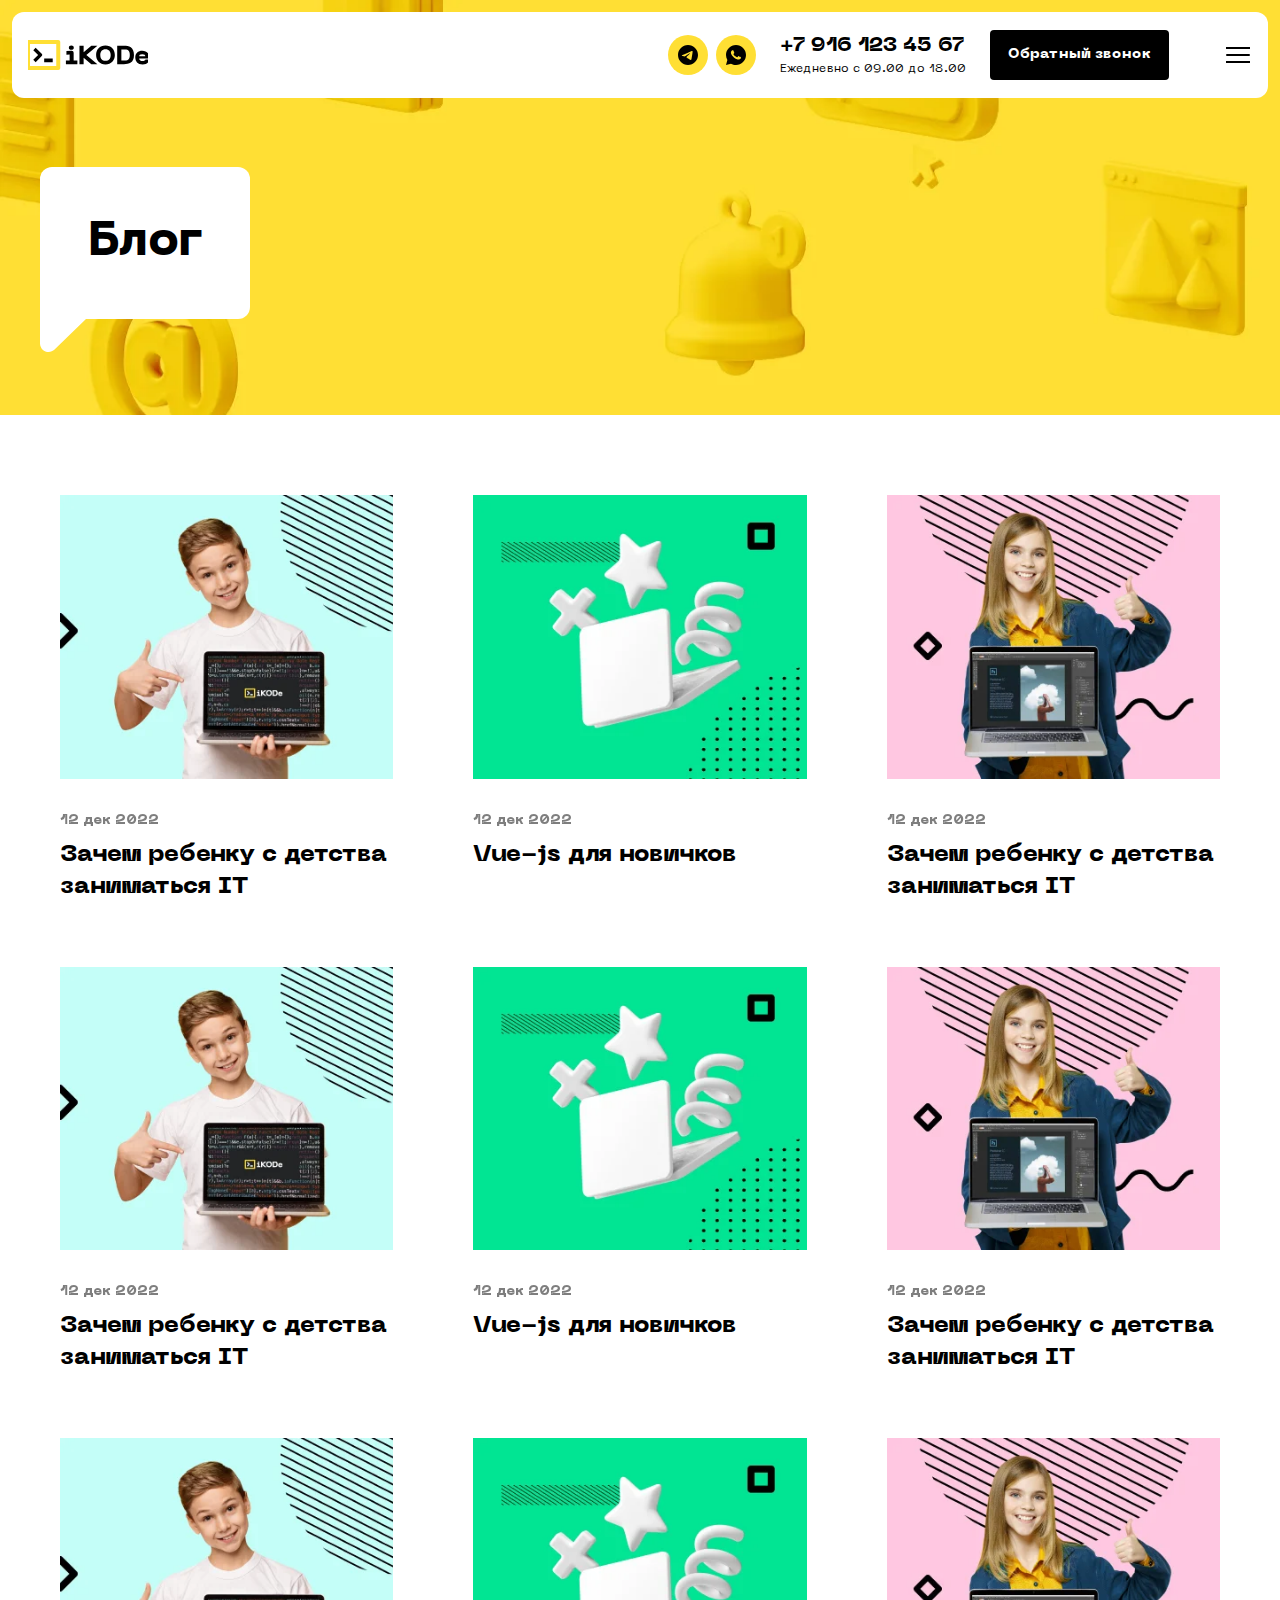
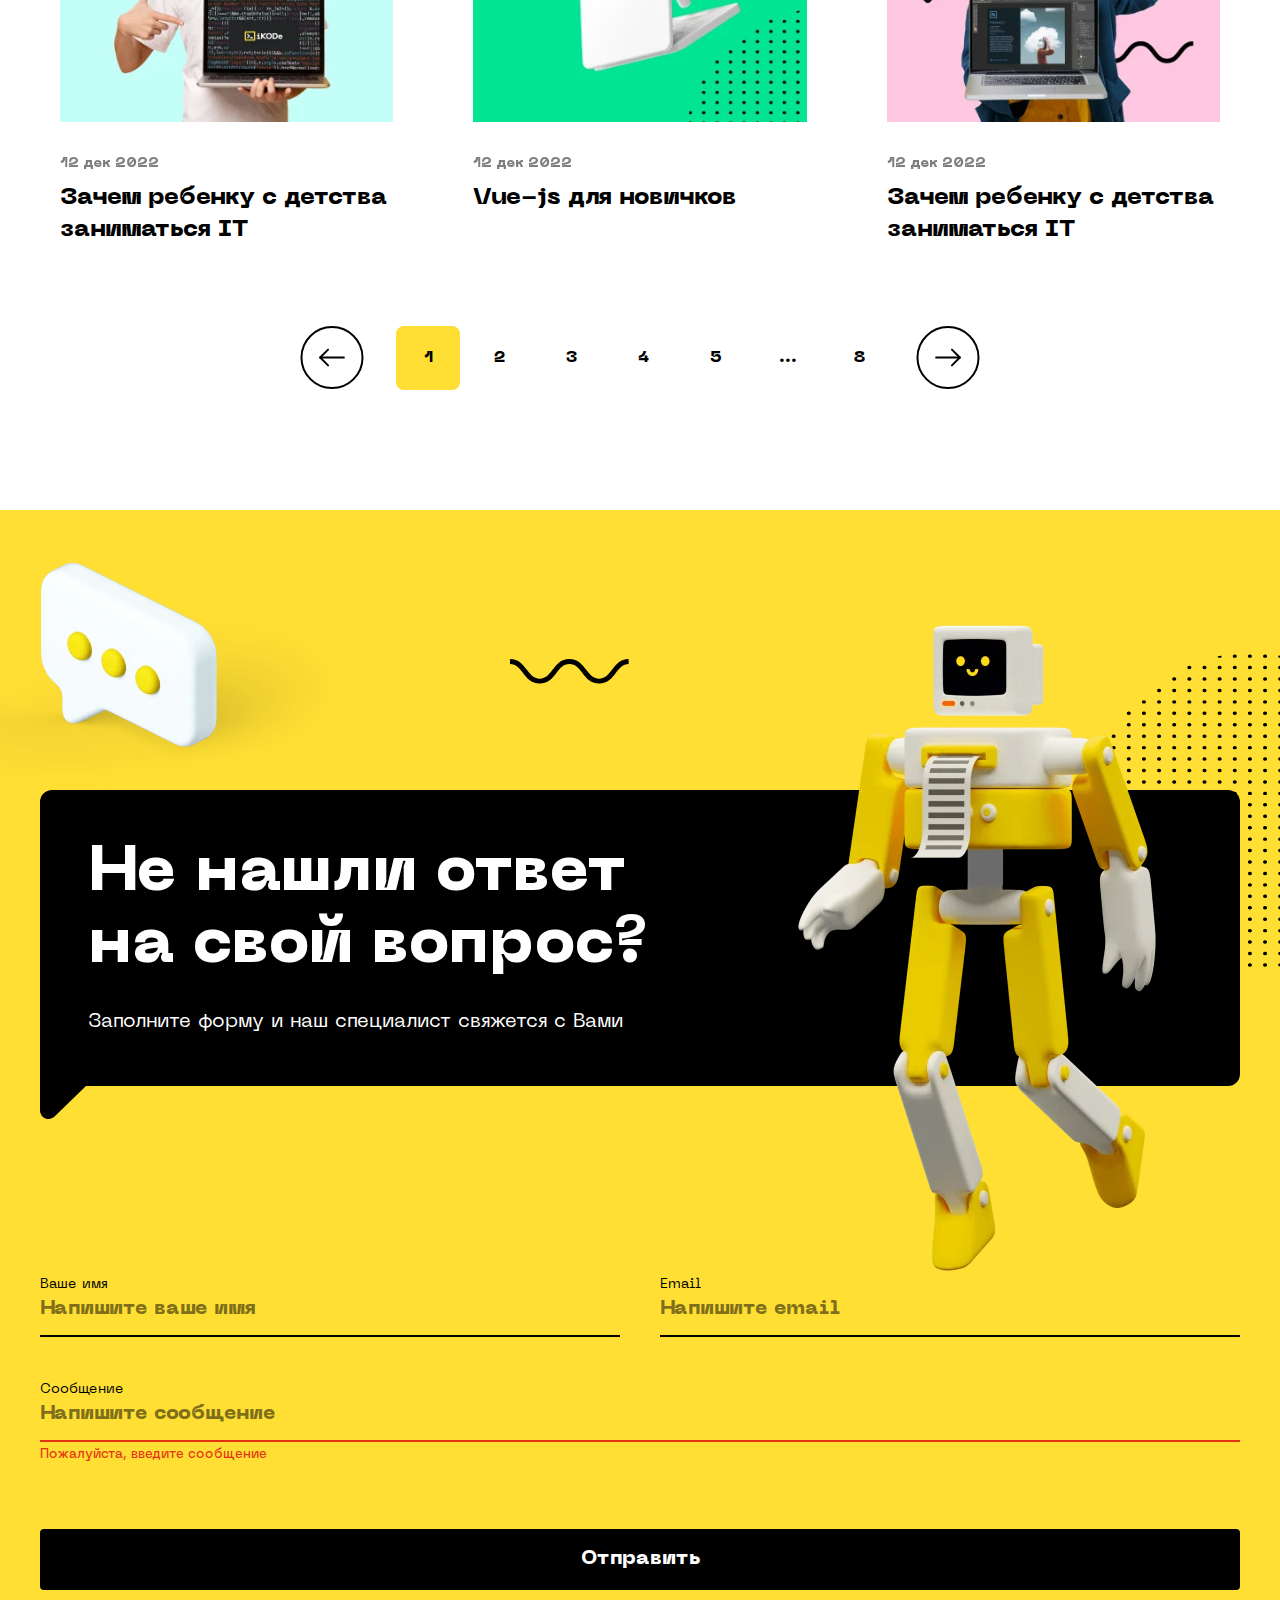
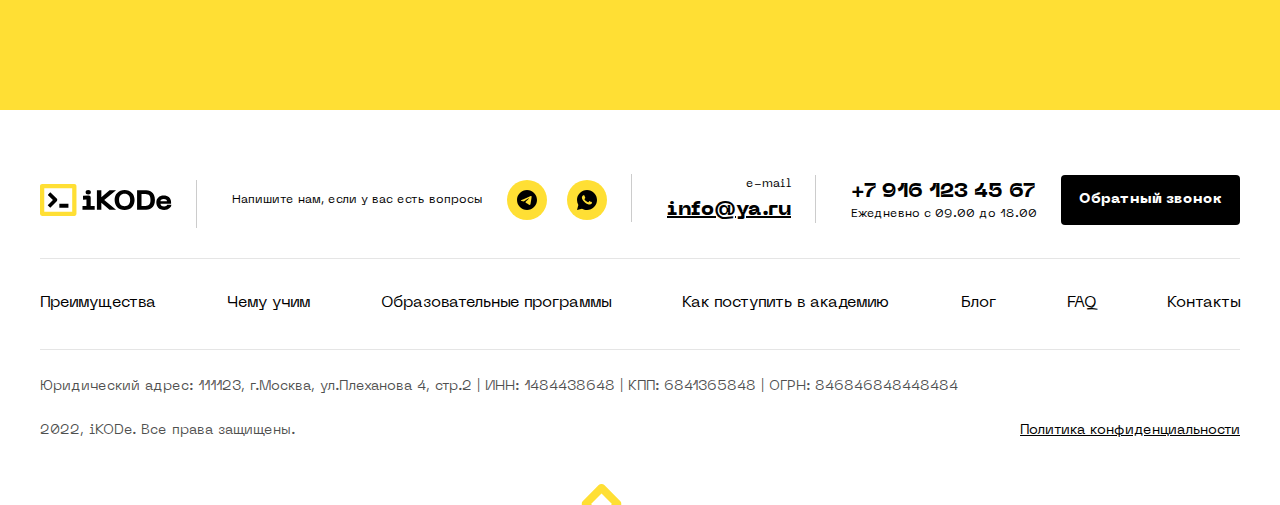
<file: blog.html>
<!doctype html>
<html lang="ru">

<head>

	<meta charset="UTF-8">
	<meta name="viewport" content="width=device-width, initial-scale=1.0">
	<title>Блог</title>
	<link rel="stylesheet" href="css/choices.min.css">
	<link rel="stylesheet" href="css/app.css">
	<script src="https://polyfill.io/v3/polyfill.min.js?features=globalThis%2CElement.prototype.closest%2CURLSearchParams"
		        nomodule></script>
	<script src="js/webcomponents-bundle.js" nomodule></script>
	<script>/*! @formatter:off modernizr 3.6.0 (Custom Build) | MIT https://modernizr.com/download/?-overflowscrolling-webp-setclasses !*/!function(e,n,t){function r(e,n){return typeof e===n}function o(){var e,n,t,o,i,s,a;for(var l in _)if(_.hasOwnProperty(l)){if(e=[],n=_[l],n.name&&(e.push(n.name.toLowerCase()),n.options&&n.options.aliases&&n.options.aliases.length))for(t=0;t<n.options.aliases.length;t++)e.push(n.options.aliases[t].toLowerCase());for(o=r(n.fn,"function")?n.fn():n.fn,i=0;i<e.length;i++)s=e[i],a=s.split("."),1===a.length?Modernizr[a[0]]=o:(!Modernizr[a[0]]||Modernizr[a[0]]instanceof Boolean||(Modernizr[a[0]]=new Boolean(Modernizr[a[0]])),Modernizr[a[0]][a[1]]=o),w.push((o?"":"no-")+a.join("-"))}}function i(e){var n=S.className,t=Modernizr._config.classPrefix||"";if(B&&(n=n.baseVal),Modernizr._config.enableJSClass){var r=new RegExp("(^|\\s)"+t+"no-js(\\s|$)");n=n.replace(r,"$1"+t+"js$2")}Modernizr._config.enableClasses&&(n+=" "+t+e.join(" "+t),B?S.className.baseVal=n:S.className=n)}function s(e,n){if("object"==typeof e)for(var t in e)b(e,t)&&s(t,e[t]);else{e=e.toLowerCase();var r=e.split("."),o=Modernizr[r[0]];if(2==r.length&&(o=o[r[1]]),"undefined"!=typeof o)return Modernizr;n="function"==typeof n?n():n,1==r.length?Modernizr[r[0]]=n:(!Modernizr[r[0]]||Modernizr[r[0]]instanceof Boolean||(Modernizr[r[0]]=new Boolean(Modernizr[r[0]])),Modernizr[r[0]][r[1]]=n),i([(n&&0!=n?"":"no-")+r.join("-")]),Modernizr._trigger(e,n)}return Modernizr}function a(e,n){return!!~(""+e).indexOf(n)}function l(){return"function"!=typeof n.createElement?n.createElement(arguments[0]):B?n.createElementNS.call(n,"http://www.w3.org/2000/svg",arguments[0]):n.createElement.apply(n,arguments)}function A(e){return e.replace(/([a-z])-([a-z])/g,function(e,n,t){return n+t.toUpperCase()}).replace(/^-/,"")}function u(e,n){return function(){return e.apply(n,arguments)}}function f(e,n,t){var o;for(var i in e)if(e[i]in n)return t===!1?e[i]:(o=n[e[i]],r(o,"function")?u(o,t||n):o);return!1}function c(n,t,r){var o;if("getComputedStyle"in e){o=getComputedStyle.call(e,n,t);var i=e.console;if(null!==o)r&&(o=o.getPropertyValue(r));else if(i){var s=i.error?"error":"log";i[s].call(i,"getComputedStyle returning null, its possible modernizr test results are inaccurate")}}else o=!t&&n.currentStyle&&n.currentStyle[r];return o}function p(e){return e.replace(/([A-Z])/g,function(e,n){return"-"+n.toLowerCase()}).replace(/^ms-/,"-ms-")}function d(){var e=n.body;return e||(e=l(B?"svg":"body"),e.fake=!0),e}function m(e,t,r,o){var i,s,a,A,u="modernizr",f=l("div"),c=d();if(parseInt(r,10))for(;r--;)a=l("div"),a.id=o?o[r]:u+(r+1),f.appendChild(a);return i=l("style"),i.type="text/css",i.id="s"+u,(c.fake?c:f).appendChild(i),c.appendChild(f),i.styleSheet?i.styleSheet.cssText=e:i.appendChild(n.createTextNode(e)),f.id=u,c.fake&&(c.style.background="",c.style.overflow="hidden",A=S.style.overflow,S.style.overflow="hidden",S.appendChild(c)),s=t(f,e),c.fake?(c.parentNode.removeChild(c),S.style.overflow=A,S.offsetHeight):f.parentNode.removeChild(f),!!s}function g(n,r){var o=n.length;if("CSS"in e&&"supports"in e.CSS){for(;o--;)if(e.CSS.supports(p(n[o]),r))return!0;return!1}if("CSSSupportsRule"in e){for(var i=[];o--;)i.push("("+p(n[o])+":"+r+")");return i=i.join(" or "),m("@supports ("+i+") { #modernizr { position: absolute; } }",function(e){return"absolute"==c(e,null,"position")})}return t}function h(e,n,o,i){function s(){f&&(delete U.style,delete U.modElem)}if(i=r(i,"undefined")?!1:i,!r(o,"undefined")){var u=g(e,o);if(!r(u,"undefined"))return u}for(var f,c,p,d,m,h=["modernizr","tspan","samp"];!U.style&&h.length;)f=!0,U.modElem=l(h.shift()),U.style=U.modElem.style;for(p=e.length,c=0;p>c;c++)if(d=e[c],m=U.style[d],a(d,"-")&&(d=A(d)),U.style[d]!==t){if(i||r(o,"undefined"))return s(),"pfx"==n?d:!0;try{U.style[d]=o}catch(v){}if(U.style[d]!=m)return s(),"pfx"==n?d:!0}return s(),!1}function v(e,n,t,o,i){var s=e.charAt(0).toUpperCase()+e.slice(1),a=(e+" "+x.join(s+" ")+s).split(" ");return r(n,"string")||r(n,"undefined")?h(a,n,o,i):(a=(e+" "+E.join(s+" ")+s).split(" "),f(a,n,t))}function y(e,n,r){return v(e,t,t,n,r)}var w=[],_=[],C={_version:"3.6.0",_config:{classPrefix:"",enableClasses:!0,enableJSClass:!0,usePrefixes:!0},_q:[],on:function(e,n){var t=this;setTimeout(function(){n(t[e])},0)},addTest:function(e,n,t){_.push({name:e,fn:n,options:t})},addAsyncTest:function(e){_.push({name:null,fn:e})}},Modernizr=function(){};Modernizr.prototype=C,Modernizr=new Modernizr;var b,S=n.documentElement,B="svg"===S.nodeName.toLowerCase();!function(){var e={}.hasOwnProperty;b=r(e,"undefined")||r(e.call,"undefined")?function(e,n){return n in e&&r(e.constructor.prototype[n],"undefined")}:function(n,t){return e.call(n,t)}}(),C._l={},C.on=function(e,n){this._l[e]||(this._l[e]=[]),this._l[e].push(n),Modernizr.hasOwnProperty(e)&&setTimeout(function(){Modernizr._trigger(e,Modernizr[e])},0)},C._trigger=function(e,n){if(this._l[e]){var t=this._l[e];setTimeout(function(){var e,r;for(e=0;e<t.length;e++)(r=t[e])(n)},0),delete this._l[e]}},Modernizr._q.push(function(){C.addTest=s}),Modernizr.addAsyncTest(function(){function e(e,n,t){function r(n){var r=n&&"load"===n.type?1==o.width:!1,i="webp"===e;s(e,i&&r?new Boolean(r):r),t&&t(n)}var o=new Image;o.onerror=r,o.onload=r,o.src=n}var n=[{uri:"[data-uri]",name:"webp"},{uri:"[data-uri]",name:"webp.alpha"},{uri:"[data-uri]",name:"webp.animation"},{uri:"[data-uri]",name:"webp.lossless"}],t=n.shift();e(t.name,t.uri,function(t){if(t&&"load"===t.type)for(var r=0;r<n.length;r++)e(n[r].name,n[r].uri)})});var Q="Moz O ms Webkit",x=C._config.usePrefixes?Q.split(" "):[];C._cssomPrefixes=x;var E=C._config.usePrefixes?Q.toLowerCase().split(" "):[];C._domPrefixes=E;var T={elem:l("modernizr")};Modernizr._q.push(function(){delete T.elem});var U={style:T.elem.style};Modernizr._q.unshift(function(){delete U.style}),C.testAllProps=v,C.testAllProps=y,Modernizr.addTest("overflowscrolling",y("overflowScrolling","touch",!0)),o(),i(w),delete C.addTest,delete C.addAsyncTest;for(var P=0;P<Modernizr._q.length;P++)Modernizr._q[P]();e.Modernizr=Modernizr}(window,document);/*! @formatter:on */</script>

</head>

<body>
	<div class="page-wrapper">
		<!--Header-->
		<header id="header" class="header">
			<div class="header__container">
				<!--Logo-->
				<a href="index.html" class="header__logo">
					<img src="images/icon/logo.svg" alt="iKode" width="132" height="32">
				</a>
				<a href="#" class="b-btn b-btn--icon header__button-desktop">
					<svg class="b-icon-" width="24" height="24" viewBox="0 0 24 24" fill="none" xmlns="http://www.w3.org/2000/svg">
						<path fill-rule="evenodd" clip-rule="evenodd" d="M7.75 6.5C7.75 4.15279 9.65279 2.25 12 2.25C14.3472 2.25 16.25 4.15279 16.25 6.5C16.25 8.84721 14.3472 10.75 12 10.75C9.65279 10.75 7.75 8.84721 7.75 6.5ZM12 3.75C10.4812 3.75 9.25 4.98122 9.25 6.5C9.25 8.01879 10.4812 9.25 12 9.25C13.5188 9.25 14.75 8.01879 14.75 6.5C14.75 4.98122 13.5188 3.75 12 3.75Z" fill="black" />
						<path fill-rule="evenodd" clip-rule="evenodd" d="M6.61514 3.19819C6.85211 3.53792 6.7688 4.00543 6.42907 4.2424C5.71479 4.74063 5.25 5.56603 5.25 6.49992C5.25 7.49936 5.78272 8.37514 6.58328 8.85753C6.93807 9.07131 7.05237 9.53222 6.83859 9.88701C6.62481 10.2418 6.1639 10.3561 5.80912 10.1423C4.57688 9.39981 3.75 8.04678 3.75 6.49992C3.75 5.05502 4.47171 3.77885 5.57093 3.01212C5.91066 2.77515 6.37817 2.85846 6.61514 3.19819Z" fill="black" />
						<path fill-rule="evenodd" clip-rule="evenodd" d="M17.3849 3.19819C17.6219 2.85846 18.0894 2.77515 18.4291 3.01212C19.5284 3.77885 20.2501 5.05502 20.2501 6.49992C20.2501 7.94476 19.5284 9.22101 18.4291 9.98772C18.0894 10.2247 17.6219 10.1414 17.3849 9.80163C17.148 9.4619 17.2313 8.99439 17.571 8.75742C18.2853 8.25924 18.7501 7.43378 18.7501 6.49992C18.7501 5.56603 18.2853 4.74063 17.571 4.2424C17.2313 4.00543 17.148 3.53792 17.3849 3.19819Z" fill="black" />
						<path fill-rule="evenodd" clip-rule="evenodd" d="M11.9726 13.25H12.0274C12.9361 13.25 13.6562 13.25 14.2397 13.2898C14.8357 13.3305 15.3436 13.4152 15.8178 13.6116C16.9816 14.0937 17.9063 15.0184 18.3884 16.1822C18.5848 16.6564 18.6695 17.1643 18.7102 17.7603C18.75 18.3438 18.75 19.0639 18.75 19.9726V21C18.75 21.4142 18.4142 21.75 18 21.75H6C5.58579 21.75 5.25 21.4142 5.25 21L5.25 19.9726C5.25 19.0639 5.24999 18.3438 5.2898 17.7603C5.33047 17.1643 5.41518 16.6564 5.61159 16.1822C6.09365 15.0184 7.01836 14.0937 8.18223 13.6116M11.9726 13.25C11.0639 13.25 10.3438 13.25 9.76033 13.2898L11.9726 13.25ZM9.76033 13.2898C9.16431 13.3305 8.65639 13.4152 8.18223 13.6116L9.76033 13.2898ZM9.86244 14.7863C9.34279 14.8218 9.0172 14.8893 8.75627 14.9974C7.95995 15.3272 7.32724 15.9599 6.99742 16.7563C6.88933 17.0172 6.82178 17.3428 6.78632 17.8624C6.75041 18.3888 6.75 19.0579 6.75 20V20.25H17.25V20C17.25 19.0579 17.2496 18.3888 17.2137 17.8624C17.1782 17.3428 17.1107 17.0172 17.0026 16.7563C16.6728 15.96 16.0401 15.3272 15.2438 14.9974C14.9828 14.8893 14.6572 14.8218 14.1376 14.7863C13.6112 14.7504 12.9421 14.75 12 14.75C11.0579 14.75 10.3888 14.7504 9.86244 14.7863Z" fill="black" />
						<path fill-rule="evenodd" clip-rule="evenodd" d="M19.1483 14.0955C19.3364 13.7264 19.788 13.5796 20.1571 13.7677C21.0508 14.2231 21.7775 14.9498 22.2329 15.8436C22.5137 16.3947 22.6353 16.9984 22.6936 17.7117C22.7506 18.4094 22.7506 19.2749 22.7506 20.367V21C22.7506 21.4142 22.4148 21.75 22.0006 21.75C21.5864 21.75 21.2506 21.4142 21.2506 21V20.4C21.2506 19.2675 21.25 18.4633 21.1986 17.8339C21.1479 17.2133 21.0515 16.829 20.8964 16.5245M19.1483 14.0955C18.9603 14.4645 19.107 14.9162 19.4761 15.1042L19.1483 14.0955ZM19.4761 15.1042C19.7907 15.2645 20.0751 15.474 20.3195 15.7228C20.5501 15.9577 20.7451 16.2276 20.8964 16.5245" fill="black" />
						<path d="M20.3195 15.7228L19.1483 14.0955L19.4761 15.1042C19.7907 15.2645 20.0751 15.474 20.3195 15.7228Z" fill="black" />
						<path fill-rule="evenodd" clip-rule="evenodd" d="M4.85229 14.0955C5.04034 14.4645 4.8936 14.9162 4.52453 15.1042C3.91302 15.4158 3.41582 15.913 3.10423 16.5245C2.94909 16.829 2.85271 17.2133 2.80201 17.8339C2.75058 18.4633 2.75 19.2675 2.75 20.4V21C2.75 21.4142 2.41421 21.75 2 21.75C1.58579 21.75 1.25 21.4142 1.25 21L1.25 20.367C1.24999 19.2749 1.24999 18.4094 1.30699 17.7117C1.36527 16.9984 1.48688 16.3947 1.76772 15.8436C2.22311 14.9498 2.94977 14.2231 3.84354 13.7677C4.2126 13.5796 4.66424 13.7264 4.85229 14.0955Z" fill="black" />
					</svg>
					Стать частью iKODe
				</a>
				<div class="header__panel">
					<!-- Menu -->
					<div class="header__menu" data-menu>
						<div class="header__wrapper">
							<a class="header__logo header__logo--mobile" href="index.html">
								<img src="images/icon/logo-second.svg" alt="iKode" width="148" height="58">
							</a>
							<nav class="nav">
								<ul class="nav__list list-reset">
									<li class="nav__item ">
										<a class="nav__link" href="programs.html">
											<span>Образовательные программы</span>
										</a>
									</li>
									<li class="nav__item active">
										<a class="nav__link" href="blog.html">
											<span>Блог</span>
										</a>
									</li>
									<li class="nav__item ">
										<a class="nav__link" href="faq.html">
											<span>FAQ</span>
										</a>
									</li>
									<li class="nav__item ">
										<a class="nav__link" href="contacts.html">
											<span>Контакты</span>
										</a>
									</li>
								</ul>

							</nav>
							<div class="header__mobile">
								<div class="s-block">
									<a href="#" class="s-block__item" target="_blank" rel="noopener nofollow">
										<svg width="20" height="20" viewBox="0 0 20 20" fill="none" xmlns="http://www.w3.org/2000/svg">
											<g clip-path="url(#clip0_505_1665)">
												<path fill-rule="evenodd" clip-rule="evenodd" d="M20 10C20 15.5228 15.5228 20 10 20C4.47715 20 0 15.5228 0 10C0 4.47715 4.47715 0 10 0C15.5228 0 20 4.47715 20 10ZM10.3585 7.38234C9.38581 7.7869 7.44188 8.62423 4.52668 9.89433C4.0533 10.0826 3.80532 10.2667 3.78274 10.4468C3.74459 10.7511 4.1257 10.871 4.64467 11.0342C4.71526 11.0564 4.7884 11.0794 4.86338 11.1037C5.37397 11.2697 6.06079 11.4639 6.41784 11.4716C6.74172 11.4786 7.10321 11.3451 7.5023 11.071C10.2261 9.2324 11.6321 8.30307 11.7204 8.28304C11.7826 8.2689 11.8689 8.25113 11.9274 8.3031C11.9859 8.35507 11.9801 8.4535 11.9739 8.4799C11.9362 8.64085 10.4402 10.0316 9.66604 10.7514C9.42469 10.9758 9.2535 11.1349 9.2185 11.1713C9.14011 11.2527 9.06021 11.3297 8.98342 11.4037C8.50907 11.861 8.15336 12.2039 9.00311 12.7639C9.41147 13.033 9.73824 13.2555 10.0642 13.4775C10.4202 13.72 10.7753 13.9618 11.2348 14.263C11.3518 14.3397 11.4636 14.4194 11.5725 14.497C11.9868 14.7924 12.3591 15.0577 12.8189 15.0154C13.0861 14.9908 13.3622 14.7396 13.5023 13.9902C13.8336 12.2192 14.4848 8.38194 14.6353 6.80071C14.6485 6.66217 14.6319 6.48487 14.6186 6.40704C14.6052 6.32921 14.5774 6.21832 14.4762 6.13623C14.3564 6.03901 14.1715 6.01851 14.0887 6.01997C13.7126 6.02659 13.1356 6.22725 10.3585 7.38234Z" fill="black" />
											</g>
											<defs>
												<clipPath id="clip0_505_1665">
													<rect width="20" height="20" fill="white" />
												</clipPath>
											</defs>
										</svg>
									</a>
									<a href="#" class="s-block__item" target="_blank" rel="noopener nofollow">
										<svg width="20" height="20" viewBox="0 0 20 20" fill="none" xmlns="http://www.w3.org/2000/svg">
											<path d="M0.00401338 20L1.35601 15.032C0.465151 13.5048 -0.00289063 11.768 1.34322e-05 9.99999C1.34322e-05 4.477 4.47701 0 10 0C15.523 0 20 4.477 20 9.99999C20 15.523 15.523 20 10 20C8.23279 20.0028 6.49667 19.5352 4.97001 18.645L0.00401338 20ZM6.39101 5.308C6.26187 5.31601 6.13568 5.35003 6.02001 5.408C5.91153 5.46943 5.81251 5.54622 5.72601 5.636C5.60601 5.749 5.53801 5.847 5.46501 5.942C5.09542 6.42299 4.89662 7.01341 4.90001 7.61999C4.90201 8.10999 5.03001 8.58699 5.23001 9.03299C5.63901 9.93499 6.31201 10.89 7.20101 11.775C7.41501 11.988 7.62401 12.202 7.84901 12.401C8.9524 13.3725 10.2673 14.073 11.689 14.447L12.258 14.534C12.443 14.544 12.628 14.53 12.814 14.521C13.1052 14.506 13.3896 14.4271 13.647 14.29C13.778 14.2225 13.9058 14.1491 14.03 14.07C14.03 14.07 14.073 14.042 14.155 13.98C14.29 13.88 14.373 13.809 14.485 13.692C14.568 13.606 14.64 13.505 14.695 13.39C14.773 13.227 14.851 12.916 14.883 12.657C14.907 12.459 14.9 12.351 14.897 12.284C14.893 12.177 14.804 12.066 14.707 12.019L14.125 11.758C14.125 11.758 13.255 11.379 12.724 11.137C12.668 11.1126 12.608 11.0987 12.547 11.096C12.4786 11.089 12.4095 11.0967 12.3443 11.1186C12.2791 11.1405 12.2193 11.1761 12.169 11.223V11.221C12.164 11.221 12.097 11.278 11.374 12.154C11.3325 12.2098 11.2753 12.2519 11.2098 12.275C11.1443 12.2982 11.0733 12.3013 11.006 12.284C10.9408 12.2666 10.877 12.2445 10.815 12.218C10.691 12.166 10.648 12.146 10.563 12.109L10.558 12.107C9.98592 11.8572 9.45623 11.5198 8.98801 11.107C8.86201 10.997 8.74501 10.877 8.62501 10.761C8.23159 10.3842 7.88872 9.95801 7.60501 9.49299L7.54601 9.39799C7.50363 9.33416 7.46937 9.2653 7.44401 9.19299C7.40601 9.04599 7.50501 8.92799 7.50501 8.92799C7.50501 8.92799 7.74801 8.66199 7.86101 8.51799C7.9551 8.39832 8.04288 8.27381 8.12401 8.145C8.24201 7.955 8.27901 7.76 8.21701 7.609C7.93701 6.925 7.64701 6.244 7.34901 5.568C7.29001 5.434 7.11501 5.338 6.95601 5.319C6.90201 5.313 6.84801 5.307 6.79401 5.303C6.65972 5.29632 6.52514 5.29766 6.39101 5.307V5.308Z" fill="black" />
										</svg>
									</a>
								</div>

								<div class="work-time">
									<a href="tel:79161234567">+7 916 123 45 67</a>
									<span>Ежедневно с 09.00 до 18.00</span>
								</div>
								<button type="button" class="b-btn b-btn--black b-btn--small" data-graph-path="first">Обратный звонок
								</button>
								<a href="#" class="b-btn b-btn--outline  b-btn--small">Стать частью Ikode</a>
							</div>
						</div>
					</div>
					<div class="header__wrap">
						<div class="s-block">
							<a href="#" class="s-block__item" target="_blank" rel="noopener nofollow">
								<svg width="20" height="20" viewBox="0 0 20 20" fill="none" xmlns="http://www.w3.org/2000/svg">
									<g clip-path="url(#clip4_444_1665)">
										<path fill-rule="evenodd" clip-rule="evenodd" d="M20 10C20 15.5228 15.5228 20 10 20C4.47715 20 0 15.5228 0 10C0 4.47715 4.47715 0 10 0C15.5228 0 20 4.47715 20 10ZM10.3585 7.38234C9.38581 7.7869 7.44188 8.62423 4.52668 9.89433C4.0533 10.0826 3.80532 10.2667 3.78274 10.4468C3.74459 10.7511 4.1257 10.871 4.64467 11.0342C4.71526 11.0564 4.7884 11.0794 4.86338 11.1037C5.37397 11.2697 6.06079 11.4639 6.41784 11.4716C6.74172 11.4786 7.10321 11.3451 7.5023 11.071C10.2261 9.2324 11.6321 8.30307 11.7204 8.28304C11.7826 8.2689 11.8689 8.25113 11.9274 8.3031C11.9859 8.35507 11.9801 8.4535 11.9739 8.4799C11.9362 8.64085 10.4402 10.0316 9.66604 10.7514C9.42469 10.9758 9.2535 11.1349 9.2185 11.1713C9.14011 11.2527 9.06021 11.3297 8.98342 11.4037C8.50907 11.861 8.15336 12.2039 9.00311 12.7639C9.41147 13.033 9.73824 13.2555 10.0642 13.4775C10.4202 13.72 10.7753 13.9618 11.2348 14.263C11.3518 14.3397 11.4636 14.4194 11.5725 14.497C11.9868 14.7924 12.3591 15.0577 12.8189 15.0154C13.0861 14.9908 13.3622 14.7396 13.5023 13.9902C13.8336 12.2192 14.4848 8.38194 14.6353 6.80071C14.6485 6.66217 14.6319 6.48487 14.6186 6.40704C14.6052 6.32921 14.5774 6.21832 14.4762 6.13623C14.3564 6.03901 14.1715 6.01851 14.0887 6.01997C13.7126 6.02659 13.1356 6.22725 10.3585 7.38234Z" fill="black" />
									</g>
									<defs>
										<clipPath id="clip4_444_1665">
											<rect width="20" height="20" fill="white" />
										</clipPath>
									</defs>
								</svg>
							</a>
							<a href="#" class="s-block__item" target="_blank" rel="noopener nofollow">
								<svg width="20" height="20" viewBox="0 0 20 20" fill="none" xmlns="http://www.w3.org/2000/svg">
									<path d="M0.00401338 20L1.35601 15.032C0.465151 13.5048 -0.00289063 11.768 1.34322e-05 9.99999C1.34322e-05 4.477 4.47701 0 10 0C15.523 0 20 4.477 20 9.99999C20 15.523 15.523 20 10 20C8.23279 20.0028 6.49667 19.5352 4.97001 18.645L0.00401338 20ZM6.39101 5.308C6.26187 5.31601 6.13568 5.35003 6.02001 5.408C5.91153 5.46943 5.81251 5.54622 5.72601 5.636C5.60601 5.749 5.53801 5.847 5.46501 5.942C5.09542 6.42299 4.89662 7.01341 4.90001 7.61999C4.90201 8.10999 5.03001 8.58699 5.23001 9.03299C5.63901 9.93499 6.31201 10.89 7.20101 11.775C7.41501 11.988 7.62401 12.202 7.84901 12.401C8.9524 13.3725 10.2673 14.073 11.689 14.447L12.258 14.534C12.443 14.544 12.628 14.53 12.814 14.521C13.1052 14.506 13.3896 14.4271 13.647 14.29C13.778 14.2225 13.9058 14.1491 14.03 14.07C14.03 14.07 14.073 14.042 14.155 13.98C14.29 13.88 14.373 13.809 14.485 13.692C14.568 13.606 14.64 13.505 14.695 13.39C14.773 13.227 14.851 12.916 14.883 12.657C14.907 12.459 14.9 12.351 14.897 12.284C14.893 12.177 14.804 12.066 14.707 12.019L14.125 11.758C14.125 11.758 13.255 11.379 12.724 11.137C12.668 11.1126 12.608 11.0987 12.547 11.096C12.4786 11.089 12.4095 11.0967 12.3443 11.1186C12.2791 11.1405 12.2193 11.1761 12.169 11.223V11.221C12.164 11.221 12.097 11.278 11.374 12.154C11.3325 12.2098 11.2753 12.2519 11.2098 12.275C11.1443 12.2982 11.0733 12.3013 11.006 12.284C10.9408 12.2666 10.877 12.2445 10.815 12.218C10.691 12.166 10.648 12.146 10.563 12.109L10.558 12.107C9.98592 11.8572 9.45623 11.5198 8.98801 11.107C8.86201 10.997 8.74501 10.877 8.62501 10.761C8.23159 10.3842 7.88872 9.95801 7.60501 9.49299L7.54601 9.39799C7.50363 9.33416 7.46937 9.2653 7.44401 9.19299C7.40601 9.04599 7.50501 8.92799 7.50501 8.92799C7.50501 8.92799 7.74801 8.66199 7.86101 8.51799C7.9551 8.39832 8.04288 8.27381 8.12401 8.145C8.24201 7.955 8.27901 7.76 8.21701 7.609C7.93701 6.925 7.64701 6.244 7.34901 5.568C7.29001 5.434 7.11501 5.338 6.95601 5.319C6.90201 5.313 6.84801 5.307 6.79401 5.303C6.65972 5.29632 6.52514 5.29766 6.39101 5.307V5.308Z" fill="black" />
								</svg>
							</a>
						</div>
						<div class="work-time">
							<a href="tel:79161234567">+7 916 123 45 67</a>
							<span>Ежедневно с 09.00 до 18.00</span>
						</div>
						<button type="button" class="b-btn b-btn--black b-btn--small" data-graph-path="first">Обратный звонок
						</button>
					</div>
				</div>
				<div class="burger-wrapper">
					<button class="burger" aria-label="Open menu" aria-expanded="false" data-burger>
						<span class="burger__line"></span>
					</button>
				</div>
				<!-- mobile menu -->



			</div>
		</header>

		<main class="main">

			<section class="blog">
				<div class="container">
					<div class="blog__box box-item box-item--default">
						<h2 class="blog__title">
							Блог
						</h2>
					</div>
				</div>
			</section>
			<div class="blog-wrapper">
				<div class="container">
					<div class="blog-grid">
						<div class="blog-grid__item">
							<a href="#" class="blog-card">
								<div class="blog-card__img">
									<picture>
										<source srcset="images/home/blog/blog-1.webp 1x, images/home/blog/blog-1@2x.webp 1.3x" type="image/webp">
										<source srcset="images/home/blog/blog-1.jpg 1x, images/home/blog/blog-1@2x.jpg 1.3x" type="image/jpg">
										<img src="images/home/blog/blog-1.jpg" alt="Зачем ребенку заниматься IT" width="376" height="320">
									</picture>
								</div>
								<div class="blog-card__info">
									<span class="blog-card__date">
										12 дек 2022
									</span>
									<h4 class="blog-card__title">
										Зачем ребенку с детства заниматься IT
									</h4>
								</div>
							</a>
						</div>
						<div class="blog-grid__item">
							<a href="#" class="blog-card">
								<div class="blog-card__img">
									<picture>
										<source srcset="images/home/blog/blog-2.webp 1x, images/home/blog/blog-2@2x.webp 1.3x" type="image/webp">
										<source srcset="images/home/blog/blog-2.jpg 1x, images/home/blog/blog-2@2x.jpg 1.3x" type="image/jpg">
										<img src="images/home/blog/blog-2.jpg" alt="Vue-js для новичков" width="376" height="320">
									</picture>
								</div>
								<div class="blog-card__info">
									<span class="blog-card__date">
										12 дек 2022
									</span>
									<h4 class="blog-card__title">
										Vue-js для новичков
									</h4>
								</div>
							</a>
						</div>
						<div class="blog-grid__item">
							<a href="#" class="blog-card">
								<div class="blog-card__img">
									<picture>
										<source srcset="images/home/blog/blog-3.webp 1x, images/home/blog/blog-3@2x.webp 1.3x" type="image/webp">
										<source srcset="images/home/blog/blog-3.jpg 1x, images/home/blog/blog-3@2x.jpg 1.3x" type="image/jpg">
										<img src="images/home/blog/blog-3.jpg" alt="Зачем ребенку заниматься IT" width="376" height="320">
									</picture>
								</div>
								<div class="blog-card__info">
									<span class="blog-card__date">
										12 дек 2022
									</span>
									<h4 class="blog-card__title">
										Зачем ребенку с детства заниматься IT
									</h4>
								</div>
							</a>
						</div>
						<div class="blog-grid__item">
							<a href="#" class="blog-card">
								<div class="blog-card__img">
									<picture>
										<source srcset="images/home/blog/blog-1.webp 1x, images/home/blog/blog-1@2x.webp 1.3x" type="image/webp">
										<source srcset="images/home/blog/blog-1.jpg 1x, images/home/blog/blog-1@2x.jpg 1.3x" type="image/jpg">
										<img src="images/home/blog/blog-1.jpg" alt="Зачем ребенку заниматься IT" width="376" height="320">
									</picture>
								</div>
								<div class="blog-card__info">
									<span class="blog-card__date">
										12 дек 2022
									</span>
									<h4 class="blog-card__title">
										Зачем ребенку с детства заниматься IT
									</h4>
								</div>
							</a>
						</div>
						<div class="blog-grid__item">
							<a href="#" class="blog-card">
								<div class="blog-card__img">
									<picture>
										<source srcset="images/home/blog/blog-2.webp 1x, images/home/blog/blog-2@2x.webp 1.3x" type="image/webp">
										<source srcset="images/home/blog/blog-2.jpg 1x, images/home/blog/blog-2@2x.jpg 1.3x" type="image/jpg">
										<img src="images/home/blog/blog-2.jpg" alt="Vue-js для новичков" width="376" height="320">
									</picture>
								</div>
								<div class="blog-card__info">
									<span class="blog-card__date">
										12 дек 2022
									</span>
									<h4 class="blog-card__title">
										Vue-js для новичков
									</h4>
								</div>
							</a>
						</div>
						<div class="blog-grid__item">
							<a href="#" class="blog-card">
								<div class="blog-card__img">
									<picture>
										<source srcset="images/home/blog/blog-3.webp 1x, images/home/blog/blog-3@2x.webp 1.3x" type="image/webp">
										<source srcset="images/home/blog/blog-3.jpg 1x, images/home/blog/blog-3@2x.jpg 1.3x" type="image/jpg">
										<img src="images/home/blog/blog-3.jpg" alt="Зачем ребенку заниматься IT" width="376" height="320">
									</picture>
								</div>
								<div class="blog-card__info">
									<span class="blog-card__date">
										12 дек 2022
									</span>
									<h4 class="blog-card__title">
										Зачем ребенку с детства заниматься IT
									</h4>
								</div>
							</a>
						</div>
						<div class="blog-grid__item">
							<a href="#" class="blog-card">
								<div class="blog-card__img">
									<picture>
										<source srcset="images/home/blog/blog-1.webp 1x, images/home/blog/blog-1@2x.webp 1.3x" type="image/webp">
										<source srcset="images/home/blog/blog-1.jpg 1x, images/home/blog/blog-1@2x.jpg 1.3x" type="image/jpg">
										<img src="images/home/blog/blog-1.jpg" alt="Зачем ребенку заниматься IT" width="376" height="320">
									</picture>
								</div>
								<div class="blog-card__info">
									<span class="blog-card__date">
										12 дек 2022
									</span>
									<h4 class="blog-card__title">
										Зачем ребенку с детства заниматься IT
									</h4>
								</div>
							</a>
						</div>
						<div class="blog-grid__item">
							<a href="#" class="blog-card">
								<div class="blog-card__img">
									<picture>
										<source srcset="images/home/blog/blog-2.webp 1x, images/home/blog/blog-2@2x.webp 1.3x" type="image/webp">
										<source srcset="images/home/blog/blog-2.jpg 1x, images/home/blog/blog-2@2x.jpg 1.3x" type="image/jpg">
										<img src="images/home/blog/blog-2.jpg" alt="Vue-js для новичков" width="376" height="320">
									</picture>
								</div>
								<div class="blog-card__info">
									<span class="blog-card__date">
										12 дек 2022
									</span>
									<h4 class="blog-card__title">
										Vue-js для новичков
									</h4>
								</div>
							</a>
						</div>
						<div class="blog-grid__item">
							<a href="#" class="blog-card">
								<div class="blog-card__img">
									<picture>
										<source srcset="images/home/blog/blog-3.webp 1x, images/home/blog/blog-3@2x.webp 1.3x" type="image/webp">
										<source srcset="images/home/blog/blog-3.jpg 1x, images/home/blog/blog-3@2x.jpg 1.3x" type="image/jpg">
										<img src="images/home/blog/blog-3.jpg" alt="Зачем ребенку заниматься IT" width="376" height="320">
									</picture>
								</div>
								<div class="blog-card__info">
									<span class="blog-card__date">
										12 дек 2022
									</span>
									<h4 class="blog-card__title">
										Зачем ребенку с детства заниматься IT
									</h4>
								</div>
							</a>
						</div>
					</div>
					<ul class="pagination list-reset">
						<li class="pagination__item pagination__item--first">
							<a href="#" class="pagination__link pagination__link--arrow">
								<svg width="64" height="65" viewBox="0 0 64 65" fill="none" xmlns="http://www.w3.org/2000/svg">
									<circle cx="32" cy="32.0195" r="31" stroke="black" stroke-width="2" />
									<path fill-rule="evenodd" clip-rule="evenodd" d="M19 32.0205C19 31.4682 19.4477 31.0205 20 31.0205L44.0004 31.0205C44.5527 31.0205 45.0004 31.4682 45.0004 32.0205C45.0004 32.5728 44.5527 33.0205 44.0004 33.0205L20 33.0205C19.4477 33.0205 19 32.5728 19 32.0205Z" fill="black" />
									<path fill-rule="evenodd" clip-rule="evenodd" d="M19.2929 32.7275C18.9024 32.337 18.9024 31.7038 19.2929 31.3133L27.293 23.3131C27.6835 22.9226 28.3167 22.9226 28.7073 23.3131C29.0978 23.7037 29.0978 24.3368 28.7073 24.7274L21.4143 32.0204L28.7073 39.3134C29.0978 39.7039 29.0978 40.3371 28.7073 40.7276C28.3167 41.1181 27.6836 41.1181 27.293 40.7276L19.2929 32.7275Z" fill="black" />
								</svg>
							</a>
						</li>
						<li class="pagination__item pagination__item--num">
							<a href="#" class="pagination__link active">1</a>
						</li>
						<li class="pagination__item pagination__item--num">
							<a href="#" class="pagination__link">2</a>
						</li>
						<li class="pagination__item pagination__item--num">
							<a href="#" class="pagination__link">3</a>
						</li>
						<li class="pagination__item pagination__item--num pagination__item--tablet">
							<a href="#" class="pagination__link">4</a>
						</li>
						<li class="pagination__item pagination__item--num pagination__item--tablet">
							<a href="#" class="pagination__link">5</a>
						</li>
						<li class="pagination__item pagination__item--num pagination__item--tablet">
							<a href="#" class="pagination__link">...</a>
						</li>
						<li class="pagination__item pagination__item--num pagination__item--tablet">
							<a href="#" class="pagination__link">8</a>
						</li>
						<li class="pagination__item pagination__item--last">
							<a href="#" class="pagination__link  pagination__link--arrow">
								<svg width="64" height="65" viewBox="0 0 64 65" fill="none" xmlns="http://www.w3.org/2000/svg">
									<circle cx="32" cy="32.0195" r="31" stroke="black" stroke-width="2" />
									<path fill-rule="evenodd" clip-rule="evenodd" d="M45 32.0195C45 32.5718 44.5523 33.0196 44 33.0196L19.9996 33.0196C19.4473 33.0196 18.9996 32.5718 18.9996 32.0195C18.9996 31.4673 19.4473 31.0195 19.9996 31.0195L44 31.0195C44.5523 31.0195 45 31.4673 45 32.0195Z" fill="black" />
									<path fill-rule="evenodd" clip-rule="evenodd" d="M44.7071 31.3126C45.0976 31.7031 45.0976 32.3363 44.7071 32.7268L36.707 40.7269C36.3164 41.1174 35.6833 41.1174 35.2927 40.7269C34.9022 40.3364 34.9022 39.7032 35.2927 39.3127L42.5857 32.0197L35.2927 24.7267C34.9022 24.3361 34.9022 23.703 35.2927 23.3124C35.6833 22.9219 36.3164 22.9219 36.707 23.3124L44.7071 31.3126Z" fill="black" />
								</svg>
							</a>
						</li>
					</ul>
				</div>
			</div>

			<section class="questions question--section">
				<div class="container questions__container">
					<div class="questions__box box-item box-item--default">
						<div class="questions__wrap">
							<h2 class="questions__title">
								Не нашли ответ на свой вопрос?
							</h2>
							<p class="questions__text">
								Заполните форму и наш специалист свяжется с Вами
							</p>
						</div>
						<div class="questions__image">
							<picture>
								<source srcset="images/home/questions/robot-big.webp 1x, images/home/questions/robot-big@2x.webp 1.3x" type="image/webp">
								<source srcset="images/home/questions/robot-big.png 1x, images/home/questions/robot-big@2x.png 1.3x" type="image/png">
								<img src="images/home/questions/robot-big.png" alt="Есть вопросы" width="358" height="711">
							</picture>
						</div>
						<img class="questions__dots" src="images/icon/dots-bg.svg" alt="" width="316" height="316">

						<picture class="questions__bubbles">
							<source srcset="images/home/faq/speachbubble.webp 1x, images/home/faq/speachbubble@2x.webp 1.3x" type="image/webp">
							<source srcset="images/home/faq/speachbubble.png 1x, images/home/faq/speachbubble@2x.png 1.3x" type="image/png">
							<img src="images/home/faq/speachbubble.png" alt="Вопросы?" width="726" height="351">
						</picture>

					</div>
					<div class="questions__form">
						<form action="#" class="form" id="questions">
							<div class="form__body">
								<div class="form__group">
									<div class="form__row">
										<label class="form__label" for="name">
											<span>Ваше имя</span>
											<input type="text" class="form__input" name="name" id="name" placeholder="Напишите ваше имя">
										</label>
										<span class="form__error">Пожалуйста, введите ваше имя</span>
									</div>
									<div class="form__row">
										<label class="form__label" for="email">
											<span>Email</span>
											<input type="text" class="form__input" name="email" id="email" placeholder="Напишите email">
										</label>
										<span class="form__error">Пожалуйста, введите email</span>
									</div>
								</div>
								<div class="form__row form__row--error">
									<label class="form__label" for="massage">
										<span>Сообщение</span>
										<input type="text" class="form__input" name="massage" id="massage" placeholder="Напишите сообщение">
									</label>
									<span class="form__error">Пожалуйста, введите сообщение</span>
								</div>
							</div>
							<button type="button" class="b-btn b-btn--black">Отправить</button>
						</form>
					</div>
					<img class="questions__wave" src="images/icon/wave-bg.svg" alt="" width="119" height="25">
					<img class="questions__rectangle" src="images/icon/rectangle-bg.svg" alt="" width="42" height="42">
					<img class="questions__rhombus" src="images/icon/rhombus-bg.svg" alt="" width="41" height="40">
					<img class="questions__dots questions__dots--middle" src="images/icon/dots-bg.svg" alt="" width="316" height="316">
				</div>
			</section>


		</main>
		<!-- Footer -->
		<footer class="footer" id="footer">
			<div class="container footer__container">
				<div class="footer__wrapper">
					<div class="footer__top">
						<a href="index.html" class="footer__logo">
							<img src="images/icon/logo.svg" alt="iKode">
						</a>
						<div class="footer__s">
							<span>
								Напишите нам, если у вас есть вопросы
							</span>
							<div class="s-block social--footer">
								<a href="#" class="s-block__item" target="_blank" rel="noopener nofollow">
									<svg width="20" height="20" viewBox="0 0 20 20" fill="none" xmlns="http://www.w3.org/2000/svg">
										<g clip-path="url(#clip5_555_1665)">
											<path fill-rule="evenodd" clip-rule="evenodd" d="M20 10C20 15.5228 15.5228 20 10 20C4.47715 20 0 15.5228 0 10C0 4.47715 4.47715 0 10 0C15.5228 0 20 4.47715 20 10ZM10.3585 7.38234C9.38581 7.7869 7.44188 8.62423 4.52668 9.89433C4.0533 10.0826 3.80532 10.2667 3.78274 10.4468C3.74459 10.7511 4.1257 10.871 4.64467 11.0342C4.71526 11.0564 4.7884 11.0794 4.86338 11.1037C5.37397 11.2697 6.06079 11.4639 6.41784 11.4716C6.74172 11.4786 7.10321 11.3451 7.5023 11.071C10.2261 9.2324 11.6321 8.30307 11.7204 8.28304C11.7826 8.2689 11.8689 8.25113 11.9274 8.3031C11.9859 8.35507 11.9801 8.4535 11.9739 8.4799C11.9362 8.64085 10.4402 10.0316 9.66604 10.7514C9.42469 10.9758 9.2535 11.1349 9.2185 11.1713C9.14011 11.2527 9.06021 11.3297 8.98342 11.4037C8.50907 11.861 8.15336 12.2039 9.00311 12.7639C9.41147 13.033 9.73824 13.2555 10.0642 13.4775C10.4202 13.72 10.7753 13.9618 11.2348 14.263C11.3518 14.3397 11.4636 14.4194 11.5725 14.497C11.9868 14.7924 12.3591 15.0577 12.8189 15.0154C13.0861 14.9908 13.3622 14.7396 13.5023 13.9902C13.8336 12.2192 14.4848 8.38194 14.6353 6.80071C14.6485 6.66217 14.6319 6.48487 14.6186 6.40704C14.6052 6.32921 14.5774 6.21832 14.4762 6.13623C14.3564 6.03901 14.1715 6.01851 14.0887 6.01997C13.7126 6.02659 13.1356 6.22725 10.3585 7.38234Z" fill="black" />
										</g>
										<defs>
											<clipPath id="clip5_555_1665">
												<rect width="20" height="20" fill="white" />
											</clipPath>
										</defs>
									</svg>
								</a>
								<a href="#" class="s-block__item" target="_blank" rel="noopener nofollow">
									<svg width="20" height="20" viewBox="0 0 20 20" fill="none" xmlns="http://www.w3.org/2000/svg">
										<path d="M0.00401338 20L1.35601 15.032C0.465151 13.5048 -0.00289063 11.768 1.34322e-05 9.99999C1.34322e-05 4.477 4.47701 0 10 0C15.523 0 20 4.477 20 9.99999C20 15.523 15.523 20 10 20C8.23279 20.0028 6.49667 19.5352 4.97001 18.645L0.00401338 20ZM6.39101 5.308C6.26187 5.31601 6.13568 5.35003 6.02001 5.408C5.91153 5.46943 5.81251 5.54622 5.72601 5.636C5.60601 5.749 5.53801 5.847 5.46501 5.942C5.09542 6.42299 4.89662 7.01341 4.90001 7.61999C4.90201 8.10999 5.03001 8.58699 5.23001 9.03299C5.63901 9.93499 6.31201 10.89 7.20101 11.775C7.41501 11.988 7.62401 12.202 7.84901 12.401C8.9524 13.3725 10.2673 14.073 11.689 14.447L12.258 14.534C12.443 14.544 12.628 14.53 12.814 14.521C13.1052 14.506 13.3896 14.4271 13.647 14.29C13.778 14.2225 13.9058 14.1491 14.03 14.07C14.03 14.07 14.073 14.042 14.155 13.98C14.29 13.88 14.373 13.809 14.485 13.692C14.568 13.606 14.64 13.505 14.695 13.39C14.773 13.227 14.851 12.916 14.883 12.657C14.907 12.459 14.9 12.351 14.897 12.284C14.893 12.177 14.804 12.066 14.707 12.019L14.125 11.758C14.125 11.758 13.255 11.379 12.724 11.137C12.668 11.1126 12.608 11.0987 12.547 11.096C12.4786 11.089 12.4095 11.0967 12.3443 11.1186C12.2791 11.1405 12.2193 11.1761 12.169 11.223V11.221C12.164 11.221 12.097 11.278 11.374 12.154C11.3325 12.2098 11.2753 12.2519 11.2098 12.275C11.1443 12.2982 11.0733 12.3013 11.006 12.284C10.9408 12.2666 10.877 12.2445 10.815 12.218C10.691 12.166 10.648 12.146 10.563 12.109L10.558 12.107C9.98592 11.8572 9.45623 11.5198 8.98801 11.107C8.86201 10.997 8.74501 10.877 8.62501 10.761C8.23159 10.3842 7.88872 9.95801 7.60501 9.49299L7.54601 9.39799C7.50363 9.33416 7.46937 9.2653 7.44401 9.19299C7.40601 9.04599 7.50501 8.92799 7.50501 8.92799C7.50501 8.92799 7.74801 8.66199 7.86101 8.51799C7.9551 8.39832 8.04288 8.27381 8.12401 8.145C8.24201 7.955 8.27901 7.76 8.21701 7.609C7.93701 6.925 7.64701 6.244 7.34901 5.568C7.29001 5.434 7.11501 5.338 6.95601 5.319C6.90201 5.313 6.84801 5.307 6.79401 5.303C6.65972 5.29632 6.52514 5.29766 6.39101 5.307V5.308Z" fill="black" />
									</svg>
								</a>
							</div>
						</div>
						<div class="footer__email">
							<span>
								e-mail
							</span>
							<a href="mailto:info@ya.ru">info@ya.ru</a>
						</div>
						<div class="footer__backcall">
							<div class="work-time">
								<a href="tel:79161234567">+7 916 123 45 67</a>
								<span>Ежедневно с 09.00 до 18.00</span>
							</div>
							<button type="button" class="b-btn b-btn--black b-btn--small" data-graph-path="first">Обратный
								звонок
							</button>
						</div>
					</div>
					<div class="footer__middle">
						<nav class="footer__menu">
							<ul class="list-reset">
								<li>
									<a href="#">
										Преимущества
									</a>
								</li>
								<li>
									<a href="#">
										Чему учим
									</a>
								</li>
								<li>
									<a href="#">
										Образовательные программы
									</a>
								</li>
								<li>
									<a href="#">
										Как поступить в академию
									</a>
								</li>
								<li>
									<a href="#">
										Блог
									</a>
								</li>
								<li>
									<a href="#">
										FAQ
									</a>
								</li>
								<li>
									<a href="#">
										Контакты
									</a>
								</li>
							</ul>
						</nav>
					</div>
				</div>
				<div class="footer__bottom">
					<span class="footer__info">
						Юридический адрес: 111123, г.Москва, ул.Плеханова 4, стр.2 | ИНН: 1484438648 | КПП: 6841365848 |
						ОГРН: 846846848448484
					</span>
					<div class="footer__copyright">
						<span>
							2022, iKODe. Все права защищены.
						</span>
						<a href="#">
							Политика конфиденциальности
						</a>
					</div>
				</div>
				<svg class="footer__wave" width="119" height="25" viewBox="0 0 119 25" fill="none" xmlns="http://www.w3.org/2000/svg">
					<g clip-path="url(#clip0_00_924)">
						<path d="M89.1 24.65C80.43 24.65 76.08 18.91 72.25 13.84C68.67 9.11 65.58 5.02 59.4 5.02C53.22 5.02 50.13 9.11 46.55 13.84C42.72 18.91 38.37 24.65 29.7 24.65C21.03 24.65 16.68 18.91 12.85 13.84C9.27 9.11 6.18 5.02 0 5.02V0C8.67 0 13.02 5.74 16.85 10.81C20.43 15.54 23.52 19.63 29.7 19.63C35.88 19.63 38.97 15.54 42.55 10.81C46.38 5.74 50.72 0 59.4 0C68.08 0 72.42 5.74 76.25 10.81C79.83 15.54 82.92 19.63 89.1 19.63C95.28 19.63 98.37 15.54 101.95 10.81C105.78 5.74 110.13 0 118.8 0V5.02C112.62 5.02 109.53 9.11 105.95 13.84C102.12 18.91 97.77 24.65 89.1 24.65Z" fill="#FFDF34" />
					</g>
					<defs>
						<clipPath id="clip0_00_924">
							<rect width="118.8" height="24.65" fill="white" />
						</clipPath>
					</defs>
				</svg>
				<svg class="footer__dots" width="316" height="316" viewBox="0 0 316 316" fill="none" xmlns="http://www.w3.org/2000/svg">
					<mask id="mask0_78_369" style="mask-type:alpha" maskUnits="userSpaceOnUse" x="0" y="0" width="316" height="316">
						<circle cx="158" cy="158" r="158" fill="#FFDF34" />
					</mask>
					<g mask="url(#mask0_78_369)">
						<path d="M-175.44 4.83994H-174.88C-173.94 4.83994 -173.18 4.07994 -173.18 3.13994C-173.18 2.19994 -173.94 1.43994 -174.88 1.43994H-175.44C-176.38 1.43994 -177.14 2.19994 -177.14 3.13994C-177.14 4.07994 -176.38 4.83994 -175.44 4.83994ZM-160.3 4.83994H-159.74C-158.8 4.83994 -158.04 4.07994 -158.04 3.13994C-158.04 2.19994 -158.8 1.43994 -159.74 1.43994H-160.3C-161.24 1.43994 -162 2.19994 -162 3.13994C-162 4.07994 -161.24 4.83994 -160.3 4.83994ZM-145.16 4.83994H-144.6C-143.66 4.83994 -142.9 4.07994 -142.9 3.13994C-142.9 2.19994 -143.66 1.43994 -144.6 1.43994H-145.16C-146.1 1.43994 -146.86 2.19994 -146.86 3.13994C-146.86 4.07994 -146.1 4.83994 -145.16 4.83994ZM-130.02 4.83994H-129.46C-128.52 4.83994 -127.76 4.07994 -127.76 3.13994C-127.76 2.19994 -128.52 1.43994 -129.46 1.43994H-130.02C-130.96 1.43994 -131.72 2.19994 -131.72 3.13994C-131.72 4.07994 -130.96 4.83994 -130.02 4.83994ZM-114.88 4.83994H-114.32C-113.38 4.83994 -112.62 4.07994 -112.62 3.13994C-112.62 2.19994 -113.38 1.43994 -114.32 1.43994H-114.88C-115.82 1.43994 -116.58 2.19994 -116.58 3.13994C-116.58 4.07994 -115.82 4.83994 -114.88 4.83994ZM-99.7396 4.83994H-99.1796C-98.2396 4.83994 -97.4797 4.07994 -97.4797 3.13994C-97.4797 2.19994 -98.2396 1.43994 -99.1796 1.43994H-99.7396C-100.68 1.43994 -101.44 2.19994 -101.44 3.13994C-101.44 4.07994 -100.68 4.83994 -99.7396 4.83994ZM-84.5996 4.83994H-84.0396C-83.0996 4.83994 -82.3396 4.07994 -82.3396 3.13994C-82.3396 2.19994 -83.0996 1.43994 -84.0396 1.43994H-84.5996C-85.5396 1.43994 -86.2997 2.19994 -86.2997 3.13994C-86.2997 4.07994 -85.5396 4.83994 -84.5996 4.83994ZM-69.4596 4.83994H-68.8997C-67.9597 4.83994 -67.1996 4.07994 -67.1996 3.13994C-67.1996 2.19994 -67.9597 1.43994 -68.8997 1.43994H-69.4596C-70.3996 1.43994 -71.1597 2.19994 -71.1597 3.13994C-71.1597 4.07994 -70.3996 4.83994 -69.4596 4.83994ZM-54.3197 4.83994H-53.7596C-52.8196 4.83994 -52.0596 4.07994 -52.0596 3.13994C-52.0596 2.19994 -52.8196 1.43994 -53.7596 1.43994H-54.3197C-55.2597 1.43994 -56.0197 2.19994 -56.0197 3.13994C-56.0197 4.07994 -55.2597 4.83994 -54.3197 4.83994ZM-39.1796 4.83994H-38.6196C-37.6796 4.83994 -36.9196 4.07994 -36.9196 3.13994C-36.9196 2.19994 -37.6796 1.43994 -38.6196 1.43994H-39.1796C-40.1196 1.43994 -40.8797 2.19994 -40.8797 3.13994C-40.8797 4.07994 -40.1196 4.83994 -39.1796 4.83994ZM-24.0396 4.83994H-23.4796C-22.5396 4.83994 -21.7796 4.07994 -21.7796 3.13994C-21.7796 2.19994 -22.5396 1.43994 -23.4796 1.43994H-24.0396C-24.9796 1.43994 -25.7397 2.19994 -25.7397 3.13994C-25.7397 4.07994 -24.9796 4.83994 -24.0396 4.83994ZM-8.89964 4.83994H-8.33965C-7.39965 4.83994 -6.63965 4.07994 -6.63965 3.13994C-6.63965 2.19994 -7.39965 1.43994 -8.33965 1.43994H-8.89964C-9.83964 1.43994 -10.5997 2.19994 -10.5997 3.13994C-10.5997 4.07994 -9.83964 4.83994 -8.89964 4.83994ZM6.24036 4.83994H6.80035C7.74035 4.83994 8.50035 4.07994 8.50035 3.13994C8.50035 2.19994 7.74035 1.43994 6.80035 1.43994H6.24036C5.30036 1.43994 4.54034 2.19994 4.54034 3.13994C4.54034 4.07994 5.30036 4.83994 6.24036 4.83994ZM21.3804 4.83994H21.9404C22.8804 4.83994 23.6404 4.07994 23.6404 3.13994C23.6404 2.19994 22.8804 1.43994 21.9404 1.43994H21.3804C20.4404 1.43994 19.6803 2.19994 19.6803 3.13994C19.6803 4.07994 20.4404 4.83994 21.3804 4.83994ZM36.5204 4.83994H37.0804C38.0204 4.83994 38.7803 4.07994 38.7803 3.13994C38.7803 2.19994 38.0204 1.43994 37.0804 1.43994H36.5204C35.5804 1.43994 34.8204 2.19994 34.8204 3.13994C34.8204 4.07994 35.5804 4.83994 36.5204 4.83994ZM51.6604 4.83994H52.2204C53.1604 4.83994 53.9203 4.07994 53.9203 3.13994C53.9203 2.19994 53.1604 1.43994 52.2204 1.43994H51.6604C50.7204 1.43994 49.9604 2.19994 49.9604 3.13994C49.9604 4.07994 50.7204 4.83994 51.6604 4.83994ZM66.8003 4.83994H67.3603C68.3003 4.83994 69.0603 4.07994 69.0603 3.13994C69.0603 2.19994 68.3003 1.43994 67.3603 1.43994H66.8003C65.8603 1.43994 65.1004 2.19994 65.1004 3.13994C65.1004 4.07994 65.8603 4.83994 66.8003 4.83994ZM81.9404 4.83994H82.5004C83.4404 4.83994 84.2004 4.07994 84.2004 3.13994C84.2004 2.19994 83.4404 1.43994 82.5004 1.43994H81.9404C81.0004 1.43994 80.2404 2.19994 80.2404 3.13994C80.2404 4.07994 81.0004 4.83994 81.9404 4.83994ZM97.0804 4.83994H97.6404C98.5804 4.83994 99.3404 4.07994 99.3404 3.13994C99.3404 2.19994 98.5804 1.43994 97.6404 1.43994H97.0804C96.1404 1.43994 95.3804 2.19994 95.3804 3.13994C95.3804 4.07994 96.1404 4.83994 97.0804 4.83994ZM112.22 4.83994H112.78C113.72 4.83994 114.48 4.07994 114.48 3.13994C114.48 2.19994 113.72 1.43994 112.78 1.43994H112.22C111.28 1.43994 110.52 2.19994 110.52 3.13994C110.52 4.07994 111.28 4.83994 112.22 4.83994ZM127.36 4.83994H127.92C128.86 4.83994 129.62 4.07994 129.62 3.13994C129.62 2.19994 128.86 1.43994 127.92 1.43994H127.36C126.42 1.43994 125.66 2.19994 125.66 3.13994C125.66 4.07994 126.42 4.83994 127.36 4.83994ZM142.5 4.83994H143.06C144 4.83994 144.76 4.07994 144.76 3.13994C144.76 2.19994 144 1.43994 143.06 1.43994H142.5C141.56 1.43994 140.8 2.19994 140.8 3.13994C140.8 4.07994 141.56 4.83994 142.5 4.83994ZM157.64 4.83994H158.2C159.14 4.83994 159.9 4.07994 159.9 3.13994C159.9 2.19994 159.14 1.43994 158.2 1.43994H157.64C156.7 1.43994 155.94 2.19994 155.94 3.13994C155.94 4.07994 156.7 4.83994 157.64 4.83994ZM172.78 4.83994H173.34C174.28 4.83994 175.04 4.07994 175.04 3.13994C175.04 2.19994 174.28 1.43994 173.34 1.43994H172.78C171.84 1.43994 171.08 2.19994 171.08 3.13994C171.08 4.07994 171.84 4.83994 172.78 4.83994ZM187.92 4.83994H188.48C189.42 4.83994 190.18 4.07994 190.18 3.13994C190.18 2.19994 189.42 1.43994 188.48 1.43994H187.92C186.98 1.43994 186.22 2.19994 186.22 3.13994C186.22 4.07994 186.98 4.83994 187.92 4.83994ZM203.06 4.83994H203.62C204.56 4.83994 205.32 4.07994 205.32 3.13994C205.32 2.19994 204.56 1.43994 203.62 1.43994H203.06C202.12 1.43994 201.36 2.19994 201.36 3.13994C201.36 4.07994 202.12 4.83994 203.06 4.83994ZM218.2 4.83994H218.76C219.7 4.83994 220.46 4.07994 220.46 3.13994C220.46 2.19994 219.7 1.43994 218.76 1.43994H218.2C217.26 1.43994 216.5 2.19994 216.5 3.13994C216.5 4.07994 217.26 4.83994 218.2 4.83994ZM233.34 4.83994H233.9C234.84 4.83994 235.6 4.07994 235.6 3.13994C235.6 2.19994 234.84 1.43994 233.9 1.43994H233.34C232.4 1.43994 231.64 2.19994 231.64 3.13994C231.64 4.07994 232.4 4.83994 233.34 4.83994ZM248.48 4.83994H249.04C249.98 4.83994 250.74 4.07994 250.74 3.13994C250.74 2.19994 249.98 1.43994 249.04 1.43994H248.48C247.54 1.43994 246.78 2.19994 246.78 3.13994C246.78 4.07994 247.54 4.83994 248.48 4.83994ZM263.62 4.83994H264.18C265.12 4.83994 265.88 4.07994 265.88 3.13994C265.88 2.19994 265.12 1.43994 264.18 1.43994H263.62C262.68 1.43994 261.92 2.19994 261.92 3.13994C261.92 4.07994 262.68 4.83994 263.62 4.83994ZM278.76 4.83994H279.32C280.26 4.83994 281.02 4.07994 281.02 3.13994C281.02 2.19994 280.26 1.43994 279.32 1.43994H278.76C277.82 1.43994 277.06 2.19994 277.06 3.13994C277.06 4.07994 277.82 4.83994 278.76 4.83994ZM293.9 4.83994H294.46C295.4 4.83994 296.16 4.07994 296.16 3.13994C296.16 2.19994 295.4 1.43994 294.46 1.43994H293.9C292.96 1.43994 292.2 2.19994 292.2 3.13994C292.2 4.07994 292.96 4.83994 293.9 4.83994ZM309.04 4.83994H309.6C310.54 4.83994 311.3 4.07994 311.3 3.13994C311.3 2.19994 310.54 1.43994 309.6 1.43994H309.04C308.1 1.43994 307.34 2.19994 307.34 3.13994C307.34 4.07994 308.1 4.83994 309.04 4.83994ZM324.18 4.83994H324.74C325.68 4.83994 326.44 4.07994 326.44 3.13994C326.44 2.19994 325.68 1.43994 324.74 1.43994H324.18C323.24 1.43994 322.48 2.19994 322.48 3.13994C322.48 4.07994 323.24 4.83994 324.18 4.83994ZM339.32 4.83994H339.88C340.82 4.83994 341.58 4.07994 341.58 3.13994C341.58 2.19994 340.82 1.43994 339.88 1.43994H339.32C338.38 1.43994 337.62 2.19994 337.62 3.13994C337.62 4.07994 338.38 4.83994 339.32 4.83994ZM354.46 4.83994H355.02C355.96 4.83994 356.72 4.07994 356.72 3.13994C356.72 2.19994 355.96 1.43994 355.02 1.43994H354.46C353.52 1.43994 352.76 2.19994 352.76 3.13994C352.76 4.07994 353.52 4.83994 354.46 4.83994ZM369.6 4.83994H370.16C371.1 4.83994 371.86 4.07994 371.86 3.13994C371.86 2.19994 371.1 1.43994 370.16 1.43994H369.6C368.66 1.43994 367.9 2.19994 367.9 3.13994C367.9 4.07994 368.66 4.83994 369.6 4.83994ZM384.74 4.83994H385.3C386.24 4.83994 387 4.07994 387 3.13994C387 2.19994 386.24 1.43994 385.3 1.43994H384.74C383.8 1.43994 383.04 2.19994 383.04 3.13994C383.04 4.07994 383.8 4.83994 384.74 4.83994ZM399.88 4.83994H400.44C401.38 4.83994 402.14 4.07994 402.14 3.13994C402.14 2.19994 401.38 1.43994 400.44 1.43994H399.88C398.94 1.43994 398.18 2.19994 398.18 3.13994C398.18 4.07994 398.94 4.83994 399.88 4.83994ZM415.02 4.83994H415.58C416.52 4.83994 417.28 4.07994 417.28 3.13994C417.28 2.19994 416.52 1.43994 415.58 1.43994H415.02C414.08 1.43994 413.32 2.19994 413.32 3.13994C413.32 4.07994 414.08 4.83994 415.02 4.83994Z" fill="#FFDF34" />
						<path d="M-175.44 16.2701H-174.88C-173.94 16.2701 -173.18 15.5101 -173.18 14.5701C-173.18 13.6301 -173.94 12.8701 -174.88 12.8701H-175.44C-176.38 12.8701 -177.14 13.6301 -177.14 14.5701C-177.14 15.5101 -176.38 16.2701 -175.44 16.2701ZM-160.3 16.2701H-159.74C-158.8 16.2701 -158.04 15.5101 -158.04 14.5701C-158.04 13.6301 -158.8 12.8701 -159.74 12.8701H-160.3C-161.24 12.8701 -162 13.6301 -162 14.5701C-162 15.5101 -161.24 16.2701 -160.3 16.2701ZM-145.16 16.2701H-144.6C-143.66 16.2701 -142.9 15.5101 -142.9 14.5701C-142.9 13.6301 -143.66 12.8701 -144.6 12.8701H-145.16C-146.1 12.8701 -146.86 13.6301 -146.86 14.5701C-146.86 15.5101 -146.1 16.2701 -145.16 16.2701ZM-130.02 16.2701H-129.46C-128.52 16.2701 -127.76 15.5101 -127.76 14.5701C-127.76 13.6301 -128.52 12.8701 -129.46 12.8701H-130.02C-130.96 12.8701 -131.72 13.6301 -131.72 14.5701C-131.72 15.5101 -130.96 16.2701 -130.02 16.2701ZM-114.88 16.2701H-114.32C-113.38 16.2701 -112.62 15.5101 -112.62 14.5701C-112.62 13.6301 -113.38 12.8701 -114.32 12.8701H-114.88C-115.82 12.8701 -116.58 13.6301 -116.58 14.5701C-116.58 15.5101 -115.82 16.2701 -114.88 16.2701ZM-99.7396 16.2701H-99.1796C-98.2396 16.2701 -97.4797 15.5101 -97.4797 14.5701C-97.4797 13.6301 -98.2396 12.8701 -99.1796 12.8701H-99.7396C-100.68 12.8701 -101.44 13.6301 -101.44 14.5701C-101.44 15.5101 -100.68 16.2701 -99.7396 16.2701ZM-84.5996 16.2701H-84.0396C-83.0996 16.2701 -82.3396 15.5101 -82.3396 14.5701C-82.3396 13.6301 -83.0996 12.8701 -84.0396 12.8701H-84.5996C-85.5396 12.8701 -86.2997 13.6301 -86.2997 14.5701C-86.2997 15.5101 -85.5396 16.2701 -84.5996 16.2701ZM-69.4596 16.2701H-68.8997C-67.9597 16.2701 -67.1996 15.5101 -67.1996 14.5701C-67.1996 13.6301 -67.9597 12.8701 -68.8997 12.8701H-69.4596C-70.3996 12.8701 -71.1597 13.6301 -71.1597 14.5701C-71.1597 15.5101 -70.3996 16.2701 -69.4596 16.2701ZM-54.3197 16.2701H-53.7596C-52.8196 16.2701 -52.0596 15.5101 -52.0596 14.5701C-52.0596 13.6301 -52.8196 12.8701 -53.7596 12.8701H-54.3197C-55.2597 12.8701 -56.0197 13.6301 -56.0197 14.5701C-56.0197 15.5101 -55.2597 16.2701 -54.3197 16.2701ZM-39.1796 16.2701H-38.6196C-37.6796 16.2701 -36.9196 15.5101 -36.9196 14.5701C-36.9196 13.6301 -37.6796 12.8701 -38.6196 12.8701H-39.1796C-40.1196 12.8701 -40.8797 13.6301 -40.8797 14.5701C-40.8797 15.5101 -40.1196 16.2701 -39.1796 16.2701ZM-24.0396 16.2701H-23.4796C-22.5396 16.2701 -21.7796 15.5101 -21.7796 14.5701C-21.7796 13.6301 -22.5396 12.8701 -23.4796 12.8701H-24.0396C-24.9796 12.8701 -25.7397 13.6301 -25.7397 14.5701C-25.7397 15.5101 -24.9796 16.2701 -24.0396 16.2701ZM-8.89964 16.2701H-8.33965C-7.39965 16.2701 -6.63965 15.5101 -6.63965 14.5701C-6.63965 13.6301 -7.39965 12.8701 -8.33965 12.8701H-8.89964C-9.83964 12.8701 -10.5997 13.6301 -10.5997 14.5701C-10.5997 15.5101 -9.83964 16.2701 -8.89964 16.2701ZM6.24036 16.2701H6.80035C7.74035 16.2701 8.50035 15.5101 8.50035 14.5701C8.50035 13.6301 7.74035 12.8701 6.80035 12.8701H6.24036C5.30036 12.8701 4.54034 13.6301 4.54034 14.5701C4.54034 15.5101 5.30036 16.2701 6.24036 16.2701ZM21.3804 16.2701H21.9404C22.8804 16.2701 23.6404 15.5101 23.6404 14.5701C23.6404 13.6301 22.8804 12.8701 21.9404 12.8701H21.3804C20.4404 12.8701 19.6803 13.6301 19.6803 14.5701C19.6803 15.5101 20.4404 16.2701 21.3804 16.2701ZM36.5204 16.2701H37.0804C38.0204 16.2701 38.7803 15.5101 38.7803 14.5701C38.7803 13.6301 38.0204 12.8701 37.0804 12.8701H36.5204C35.5804 12.8701 34.8204 13.6301 34.8204 14.5701C34.8204 15.5101 35.5804 16.2701 36.5204 16.2701ZM51.6604 16.2701H52.2204C53.1604 16.2701 53.9203 15.5101 53.9203 14.5701C53.9203 13.6301 53.1604 12.8701 52.2204 12.8701H51.6604C50.7204 12.8701 49.9604 13.6301 49.9604 14.5701C49.9604 15.5101 50.7204 16.2701 51.6604 16.2701ZM66.8003 16.2701H67.3603C68.3003 16.2701 69.0603 15.5101 69.0603 14.5701C69.0603 13.6301 68.3003 12.8701 67.3603 12.8701H66.8003C65.8603 12.8701 65.1004 13.6301 65.1004 14.5701C65.1004 15.5101 65.8603 16.2701 66.8003 16.2701ZM81.9404 16.2701H82.5004C83.4404 16.2701 84.2004 15.5101 84.2004 14.5701C84.2004 13.6301 83.4404 12.8701 82.5004 12.8701H81.9404C81.0004 12.8701 80.2404 13.6301 80.2404 14.5701C80.2404 15.5101 81.0004 16.2701 81.9404 16.2701ZM97.0804 16.2701H97.6404C98.5804 16.2701 99.3404 15.5101 99.3404 14.5701C99.3404 13.6301 98.5804 12.8701 97.6404 12.8701H97.0804C96.1404 12.8701 95.3804 13.6301 95.3804 14.5701C95.3804 15.5101 96.1404 16.2701 97.0804 16.2701ZM112.22 16.2701H112.78C113.72 16.2701 114.48 15.5101 114.48 14.5701C114.48 13.6301 113.72 12.8701 112.78 12.8701H112.22C111.28 12.8701 110.52 13.6301 110.52 14.5701C110.52 15.5101 111.28 16.2701 112.22 16.2701ZM127.36 16.2701H127.92C128.86 16.2701 129.62 15.5101 129.62 14.5701C129.62 13.6301 128.86 12.8701 127.92 12.8701H127.36C126.42 12.8701 125.66 13.6301 125.66 14.5701C125.66 15.5101 126.42 16.2701 127.36 16.2701ZM142.5 16.2701H143.06C144 16.2701 144.76 15.5101 144.76 14.5701C144.76 13.6301 144 12.8701 143.06 12.8701H142.5C141.56 12.8701 140.8 13.6301 140.8 14.5701C140.8 15.5101 141.56 16.2701 142.5 16.2701ZM157.64 16.2701H158.2C159.14 16.2701 159.9 15.5101 159.9 14.5701C159.9 13.6301 159.14 12.8701 158.2 12.8701H157.64C156.7 12.8701 155.94 13.6301 155.94 14.5701C155.94 15.5101 156.7 16.2701 157.64 16.2701ZM172.78 16.2701H173.34C174.28 16.2701 175.04 15.5101 175.04 14.5701C175.04 13.6301 174.28 12.8701 173.34 12.8701H172.78C171.84 12.8701 171.08 13.6301 171.08 14.5701C171.08 15.5101 171.84 16.2701 172.78 16.2701ZM187.92 16.2701H188.48C189.42 16.2701 190.18 15.5101 190.18 14.5701C190.18 13.6301 189.42 12.8701 188.48 12.8701H187.92C186.98 12.8701 186.22 13.6301 186.22 14.5701C186.22 15.5101 186.98 16.2701 187.92 16.2701ZM203.06 16.2701H203.62C204.56 16.2701 205.32 15.5101 205.32 14.5701C205.32 13.6301 204.56 12.8701 203.62 12.8701H203.06C202.12 12.8701 201.36 13.6301 201.36 14.5701C201.36 15.5101 202.12 16.2701 203.06 16.2701ZM218.2 16.2701H218.76C219.7 16.2701 220.46 15.5101 220.46 14.5701C220.46 13.6301 219.7 12.8701 218.76 12.8701H218.2C217.26 12.8701 216.5 13.6301 216.5 14.5701C216.5 15.5101 217.26 16.2701 218.2 16.2701ZM233.34 16.2701H233.9C234.84 16.2701 235.6 15.5101 235.6 14.5701C235.6 13.6301 234.84 12.8701 233.9 12.8701H233.34C232.4 12.8701 231.64 13.6301 231.64 14.5701C231.64 15.5101 232.4 16.2701 233.34 16.2701ZM248.48 16.2701H249.04C249.98 16.2701 250.74 15.5101 250.74 14.5701C250.74 13.6301 249.98 12.8701 249.04 12.8701H248.48C247.54 12.8701 246.78 13.6301 246.78 14.5701C246.78 15.5101 247.54 16.2701 248.48 16.2701ZM263.62 16.2701H264.18C265.12 16.2701 265.88 15.5101 265.88 14.5701C265.88 13.6301 265.12 12.8701 264.18 12.8701H263.62C262.68 12.8701 261.92 13.6301 261.92 14.5701C261.92 15.5101 262.68 16.2701 263.62 16.2701ZM278.76 16.2701H279.32C280.26 16.2701 281.02 15.5101 281.02 14.5701C281.02 13.6301 280.26 12.8701 279.32 12.8701H278.76C277.82 12.8701 277.06 13.6301 277.06 14.5701C277.06 15.5101 277.82 16.2701 278.76 16.2701ZM293.9 16.2701H294.46C295.4 16.2701 296.16 15.5101 296.16 14.5701C296.16 13.6301 295.4 12.8701 294.46 12.8701H293.9C292.96 12.8701 292.2 13.6301 292.2 14.5701C292.2 15.5101 292.96 16.2701 293.9 16.2701ZM309.04 16.2701H309.6C310.54 16.2701 311.3 15.5101 311.3 14.5701C311.3 13.6301 310.54 12.8701 309.6 12.8701H309.04C308.1 12.8701 307.34 13.6301 307.34 14.5701C307.34 15.5101 308.1 16.2701 309.04 16.2701ZM324.18 16.2701H324.74C325.68 16.2701 326.44 15.5101 326.44 14.5701C326.44 13.6301 325.68 12.8701 324.74 12.8701H324.18C323.24 12.8701 322.48 13.6301 322.48 14.5701C322.48 15.5101 323.24 16.2701 324.18 16.2701ZM339.32 16.2701H339.88C340.82 16.2701 341.58 15.5101 341.58 14.5701C341.58 13.6301 340.82 12.8701 339.88 12.8701H339.32C338.38 12.8701 337.62 13.6301 337.62 14.5701C337.62 15.5101 338.38 16.2701 339.32 16.2701ZM354.46 16.2701H355.02C355.96 16.2701 356.72 15.5101 356.72 14.5701C356.72 13.6301 355.96 12.8701 355.02 12.8701H354.46C353.52 12.8701 352.76 13.6301 352.76 14.5701C352.76 15.5101 353.52 16.2701 354.46 16.2701ZM369.6 16.2701H370.16C371.1 16.2701 371.86 15.5101 371.86 14.5701C371.86 13.6301 371.1 12.8701 370.16 12.8701H369.6C368.66 12.8701 367.9 13.6301 367.9 14.5701C367.9 15.5101 368.66 16.2701 369.6 16.2701ZM384.74 16.2701H385.3C386.24 16.2701 387 15.5101 387 14.5701C387 13.6301 386.24 12.8701 385.3 12.8701H384.74C383.8 12.8701 383.04 13.6301 383.04 14.5701C383.04 15.5101 383.8 16.2701 384.74 16.2701ZM399.88 16.2701H400.44C401.38 16.2701 402.14 15.5101 402.14 14.5701C402.14 13.6301 401.38 12.8701 400.44 12.8701H399.88C398.94 12.8701 398.18 13.6301 398.18 14.5701C398.18 15.5101 398.94 16.2701 399.88 16.2701ZM415.02 16.2701H415.58C416.52 16.2701 417.28 15.5101 417.28 14.5701C417.28 13.6301 416.52 12.8701 415.58 12.8701H415.02C414.08 12.8701 413.32 13.6301 413.32 14.5701C413.32 15.5101 414.08 16.2701 415.02 16.2701Z" fill="#FFDF34" />
						<path d="M-175.44 27.7101H-174.88C-173.94 27.7101 -173.18 26.9501 -173.18 26.0101C-173.18 25.0701 -173.94 24.3101 -174.88 24.3101H-175.44C-176.38 24.3101 -177.14 25.0701 -177.14 26.0101C-177.14 26.9501 -176.38 27.7101 -175.44 27.7101ZM-160.3 27.7101H-159.74C-158.8 27.7101 -158.04 26.9501 -158.04 26.0101C-158.04 25.0701 -158.8 24.3101 -159.74 24.3101H-160.3C-161.24 24.3101 -162 25.0701 -162 26.0101C-162 26.9501 -161.24 27.7101 -160.3 27.7101ZM-145.16 27.7101H-144.6C-143.66 27.7101 -142.9 26.9501 -142.9 26.0101C-142.9 25.0701 -143.66 24.3101 -144.6 24.3101H-145.16C-146.1 24.3101 -146.86 25.0701 -146.86 26.0101C-146.86 26.9501 -146.1 27.7101 -145.16 27.7101ZM-130.02 27.7101H-129.46C-128.52 27.7101 -127.76 26.9501 -127.76 26.0101C-127.76 25.0701 -128.52 24.3101 -129.46 24.3101H-130.02C-130.96 24.3101 -131.72 25.0701 -131.72 26.0101C-131.72 26.9501 -130.96 27.7101 -130.02 27.7101ZM-114.88 27.7101H-114.32C-113.38 27.7101 -112.62 26.9501 -112.62 26.0101C-112.62 25.0701 -113.38 24.3101 -114.32 24.3101H-114.88C-115.82 24.3101 -116.58 25.0701 -116.58 26.0101C-116.58 26.9501 -115.82 27.7101 -114.88 27.7101ZM-99.7396 27.7101H-99.1796C-98.2396 27.7101 -97.4797 26.9501 -97.4797 26.0101C-97.4797 25.0701 -98.2396 24.3101 -99.1796 24.3101H-99.7396C-100.68 24.3101 -101.44 25.0701 -101.44 26.0101C-101.44 26.9501 -100.68 27.7101 -99.7396 27.7101ZM-84.5996 27.7101H-84.0396C-83.0996 27.7101 -82.3396 26.9501 -82.3396 26.0101C-82.3396 25.0701 -83.0996 24.3101 -84.0396 24.3101H-84.5996C-85.5396 24.3101 -86.2997 25.0701 -86.2997 26.0101C-86.2997 26.9501 -85.5396 27.7101 -84.5996 27.7101ZM-69.4596 27.7101H-68.8997C-67.9597 27.7101 -67.1996 26.9501 -67.1996 26.0101C-67.1996 25.0701 -67.9597 24.3101 -68.8997 24.3101H-69.4596C-70.3996 24.3101 -71.1597 25.0701 -71.1597 26.0101C-71.1597 26.9501 -70.3996 27.7101 -69.4596 27.7101ZM-54.3197 27.7101H-53.7596C-52.8196 27.7101 -52.0596 26.9501 -52.0596 26.0101C-52.0596 25.0701 -52.8196 24.3101 -53.7596 24.3101H-54.3197C-55.2597 24.3101 -56.0197 25.0701 -56.0197 26.0101C-56.0197 26.9501 -55.2597 27.7101 -54.3197 27.7101ZM-39.1796 27.7101H-38.6196C-37.6796 27.7101 -36.9196 26.9501 -36.9196 26.0101C-36.9196 25.0701 -37.6796 24.3101 -38.6196 24.3101H-39.1796C-40.1196 24.3101 -40.8797 25.0701 -40.8797 26.0101C-40.8797 26.9501 -40.1196 27.7101 -39.1796 27.7101ZM-24.0396 27.7101H-23.4796C-22.5396 27.7101 -21.7796 26.9501 -21.7796 26.0101C-21.7796 25.0701 -22.5396 24.3101 -23.4796 24.3101H-24.0396C-24.9796 24.3101 -25.7397 25.0701 -25.7397 26.0101C-25.7397 26.9501 -24.9796 27.7101 -24.0396 27.7101ZM-8.89964 27.7101H-8.33965C-7.39965 27.7101 -6.63965 26.9501 -6.63965 26.0101C-6.63965 25.0701 -7.39965 24.3101 -8.33965 24.3101H-8.89964C-9.83964 24.3101 -10.5997 25.0701 -10.5997 26.0101C-10.5997 26.9501 -9.83964 27.7101 -8.89964 27.7101ZM6.24036 27.7101H6.80035C7.74035 27.7101 8.50035 26.9501 8.50035 26.0101C8.50035 25.0701 7.74035 24.3101 6.80035 24.3101H6.24036C5.30036 24.3101 4.54034 25.0701 4.54034 26.0101C4.54034 26.9501 5.30036 27.7101 6.24036 27.7101ZM21.3804 27.7101H21.9404C22.8804 27.7101 23.6404 26.9501 23.6404 26.0101C23.6404 25.0701 22.8804 24.3101 21.9404 24.3101H21.3804C20.4404 24.3101 19.6803 25.0701 19.6803 26.0101C19.6803 26.9501 20.4404 27.7101 21.3804 27.7101ZM36.5204 27.7101H37.0804C38.0204 27.7101 38.7803 26.9501 38.7803 26.0101C38.7803 25.0701 38.0204 24.3101 37.0804 24.3101H36.5204C35.5804 24.3101 34.8204 25.0701 34.8204 26.0101C34.8204 26.9501 35.5804 27.7101 36.5204 27.7101ZM51.6604 27.7101H52.2204C53.1604 27.7101 53.9203 26.9501 53.9203 26.0101C53.9203 25.0701 53.1604 24.3101 52.2204 24.3101H51.6604C50.7204 24.3101 49.9604 25.0701 49.9604 26.0101C49.9604 26.9501 50.7204 27.7101 51.6604 27.7101ZM66.8003 27.7101H67.3603C68.3003 27.7101 69.0603 26.9501 69.0603 26.0101C69.0603 25.0701 68.3003 24.3101 67.3603 24.3101H66.8003C65.8603 24.3101 65.1004 25.0701 65.1004 26.0101C65.1004 26.9501 65.8603 27.7101 66.8003 27.7101ZM81.9404 27.7101H82.5004C83.4404 27.7101 84.2004 26.9501 84.2004 26.0101C84.2004 25.0701 83.4404 24.3101 82.5004 24.3101H81.9404C81.0004 24.3101 80.2404 25.0701 80.2404 26.0101C80.2404 26.9501 81.0004 27.7101 81.9404 27.7101ZM97.0804 27.7101H97.6404C98.5804 27.7101 99.3404 26.9501 99.3404 26.0101C99.3404 25.0701 98.5804 24.3101 97.6404 24.3101H97.0804C96.1404 24.3101 95.3804 25.0701 95.3804 26.0101C95.3804 26.9501 96.1404 27.7101 97.0804 27.7101ZM112.22 27.7101H112.78C113.72 27.7101 114.48 26.9501 114.48 26.0101C114.48 25.0701 113.72 24.3101 112.78 24.3101H112.22C111.28 24.3101 110.52 25.0701 110.52 26.0101C110.52 26.9501 111.28 27.7101 112.22 27.7101ZM127.36 27.7101H127.92C128.86 27.7101 129.62 26.9501 129.62 26.0101C129.62 25.0701 128.86 24.3101 127.92 24.3101H127.36C126.42 24.3101 125.66 25.0701 125.66 26.0101C125.66 26.9501 126.42 27.7101 127.36 27.7101ZM142.5 27.7101H143.06C144 27.7101 144.76 26.9501 144.76 26.0101C144.76 25.0701 144 24.3101 143.06 24.3101H142.5C141.56 24.3101 140.8 25.0701 140.8 26.0101C140.8 26.9501 141.56 27.7101 142.5 27.7101ZM157.64 27.7101H158.2C159.14 27.7101 159.9 26.9501 159.9 26.0101C159.9 25.0701 159.14 24.3101 158.2 24.3101H157.64C156.7 24.3101 155.94 25.0701 155.94 26.0101C155.94 26.9501 156.7 27.7101 157.64 27.7101ZM172.78 27.7101H173.34C174.28 27.7101 175.04 26.9501 175.04 26.0101C175.04 25.0701 174.28 24.3101 173.34 24.3101H172.78C171.84 24.3101 171.08 25.0701 171.08 26.0101C171.08 26.9501 171.84 27.7101 172.78 27.7101ZM187.92 27.7101H188.48C189.42 27.7101 190.18 26.9501 190.18 26.0101C190.18 25.0701 189.42 24.3101 188.48 24.3101H187.92C186.98 24.3101 186.22 25.0701 186.22 26.0101C186.22 26.9501 186.98 27.7101 187.92 27.7101ZM203.06 27.7101H203.62C204.56 27.7101 205.32 26.9501 205.32 26.0101C205.32 25.0701 204.56 24.3101 203.62 24.3101H203.06C202.12 24.3101 201.36 25.0701 201.36 26.0101C201.36 26.9501 202.12 27.7101 203.06 27.7101ZM218.2 27.7101H218.76C219.7 27.7101 220.46 26.9501 220.46 26.0101C220.46 25.0701 219.7 24.3101 218.76 24.3101H218.2C217.26 24.3101 216.5 25.0701 216.5 26.0101C216.5 26.9501 217.26 27.7101 218.2 27.7101ZM233.34 27.7101H233.9C234.84 27.7101 235.6 26.9501 235.6 26.0101C235.6 25.0701 234.84 24.3101 233.9 24.3101H233.34C232.4 24.3101 231.64 25.0701 231.64 26.0101C231.64 26.9501 232.4 27.7101 233.34 27.7101ZM248.48 27.7101H249.04C249.98 27.7101 250.74 26.9501 250.74 26.0101C250.74 25.0701 249.98 24.3101 249.04 24.3101H248.48C247.54 24.3101 246.78 25.0701 246.78 26.0101C246.78 26.9501 247.54 27.7101 248.48 27.7101ZM263.62 27.7101H264.18C265.12 27.7101 265.88 26.9501 265.88 26.0101C265.88 25.0701 265.12 24.3101 264.18 24.3101H263.62C262.68 24.3101 261.92 25.0701 261.92 26.0101C261.92 26.9501 262.68 27.7101 263.62 27.7101ZM278.76 27.7101H279.32C280.26 27.7101 281.02 26.9501 281.02 26.0101C281.02 25.0701 280.26 24.3101 279.32 24.3101H278.76C277.82 24.3101 277.06 25.0701 277.06 26.0101C277.06 26.9501 277.82 27.7101 278.76 27.7101ZM293.9 27.7101H294.46C295.4 27.7101 296.16 26.9501 296.16 26.0101C296.16 25.0701 295.4 24.3101 294.46 24.3101H293.9C292.96 24.3101 292.2 25.0701 292.2 26.0101C292.2 26.9501 292.96 27.7101 293.9 27.7101ZM309.04 27.7101H309.6C310.54 27.7101 311.3 26.9501 311.3 26.0101C311.3 25.0701 310.54 24.3101 309.6 24.3101H309.04C308.1 24.3101 307.34 25.0701 307.34 26.0101C307.34 26.9501 308.1 27.7101 309.04 27.7101ZM324.18 27.7101H324.74C325.68 27.7101 326.44 26.9501 326.44 26.0101C326.44 25.0701 325.68 24.3101 324.74 24.3101H324.18C323.24 24.3101 322.48 25.0701 322.48 26.0101C322.48 26.9501 323.24 27.7101 324.18 27.7101ZM339.32 27.7101H339.88C340.82 27.7101 341.58 26.9501 341.58 26.0101C341.58 25.0701 340.82 24.3101 339.88 24.3101H339.32C338.38 24.3101 337.62 25.0701 337.62 26.0101C337.62 26.9501 338.38 27.7101 339.32 27.7101ZM354.46 27.7101H355.02C355.96 27.7101 356.72 26.9501 356.72 26.0101C356.72 25.0701 355.96 24.3101 355.02 24.3101H354.46C353.52 24.3101 352.76 25.0701 352.76 26.0101C352.76 26.9501 353.52 27.7101 354.46 27.7101ZM369.6 27.7101H370.16C371.1 27.7101 371.86 26.9501 371.86 26.0101C371.86 25.0701 371.1 24.3101 370.16 24.3101H369.6C368.66 24.3101 367.9 25.0701 367.9 26.0101C367.9 26.9501 368.66 27.7101 369.6 27.7101ZM384.74 27.7101H385.3C386.24 27.7101 387 26.9501 387 26.0101C387 25.0701 386.24 24.3101 385.3 24.3101H384.74C383.8 24.3101 383.04 25.0701 383.04 26.0101C383.04 26.9501 383.8 27.7101 384.74 27.7101ZM399.88 27.7101H400.44C401.38 27.7101 402.14 26.9501 402.14 26.0101C402.14 25.0701 401.38 24.3101 400.44 24.3101H399.88C398.94 24.3101 398.18 25.0701 398.18 26.0101C398.18 26.9501 398.94 27.7101 399.88 27.7101ZM415.02 27.7101H415.58C416.52 27.7101 417.28 26.9501 417.28 26.0101C417.28 25.0701 416.52 24.3101 415.58 24.3101H415.02C414.08 24.3101 413.32 25.0701 413.32 26.0101C413.32 26.9501 414.08 27.7101 415.02 27.7101Z" fill="#FFDF34" />
						<path d="M-175.44 39.15H-174.88C-173.94 39.15 -173.18 38.39 -173.18 37.45C-173.18 36.51 -173.94 35.75 -174.88 35.75H-175.44C-176.38 35.75 -177.14 36.51 -177.14 37.45C-177.14 38.39 -176.38 39.15 -175.44 39.15ZM-160.3 39.15H-159.74C-158.8 39.15 -158.04 38.39 -158.04 37.45C-158.04 36.51 -158.8 35.75 -159.74 35.75H-160.3C-161.24 35.75 -162 36.51 -162 37.45C-162 38.39 -161.24 39.15 -160.3 39.15ZM-145.16 39.15H-144.6C-143.66 39.15 -142.9 38.39 -142.9 37.45C-142.9 36.51 -143.66 35.75 -144.6 35.75H-145.16C-146.1 35.75 -146.86 36.51 -146.86 37.45C-146.86 38.39 -146.1 39.15 -145.16 39.15ZM-130.02 39.15H-129.46C-128.52 39.15 -127.76 38.39 -127.76 37.45C-127.76 36.51 -128.52 35.75 -129.46 35.75H-130.02C-130.96 35.75 -131.72 36.51 -131.72 37.45C-131.72 38.39 -130.96 39.15 -130.02 39.15ZM-114.88 39.15H-114.32C-113.38 39.15 -112.62 38.39 -112.62 37.45C-112.62 36.51 -113.38 35.75 -114.32 35.75H-114.88C-115.82 35.75 -116.58 36.51 -116.58 37.45C-116.58 38.39 -115.82 39.15 -114.88 39.15ZM-99.7396 39.15H-99.1796C-98.2396 39.15 -97.4797 38.39 -97.4797 37.45C-97.4797 36.51 -98.2396 35.75 -99.1796 35.75H-99.7396C-100.68 35.75 -101.44 36.51 -101.44 37.45C-101.44 38.39 -100.68 39.15 -99.7396 39.15ZM-84.5996 39.15H-84.0396C-83.0996 39.15 -82.3396 38.39 -82.3396 37.45C-82.3396 36.51 -83.0996 35.75 -84.0396 35.75H-84.5996C-85.5396 35.75 -86.2997 36.51 -86.2997 37.45C-86.2997 38.39 -85.5396 39.15 -84.5996 39.15ZM-69.4596 39.15H-68.8997C-67.9597 39.15 -67.1996 38.39 -67.1996 37.45C-67.1996 36.51 -67.9597 35.75 -68.8997 35.75H-69.4596C-70.3996 35.75 -71.1597 36.51 -71.1597 37.45C-71.1597 38.39 -70.3996 39.15 -69.4596 39.15ZM-54.3197 39.15H-53.7596C-52.8196 39.15 -52.0596 38.39 -52.0596 37.45C-52.0596 36.51 -52.8196 35.75 -53.7596 35.75H-54.3197C-55.2597 35.75 -56.0197 36.51 -56.0197 37.45C-56.0197 38.39 -55.2597 39.15 -54.3197 39.15ZM-39.1796 39.15H-38.6196C-37.6796 39.15 -36.9196 38.39 -36.9196 37.45C-36.9196 36.51 -37.6796 35.75 -38.6196 35.75H-39.1796C-40.1196 35.75 -40.8797 36.51 -40.8797 37.45C-40.8797 38.39 -40.1196 39.15 -39.1796 39.15ZM-24.0396 39.15H-23.4796C-22.5396 39.15 -21.7796 38.39 -21.7796 37.45C-21.7796 36.51 -22.5396 35.75 -23.4796 35.75H-24.0396C-24.9796 35.75 -25.7397 36.51 -25.7397 37.45C-25.7397 38.39 -24.9796 39.15 -24.0396 39.15ZM-8.89964 39.15H-8.33965C-7.39965 39.15 -6.63965 38.39 -6.63965 37.45C-6.63965 36.51 -7.39965 35.75 -8.33965 35.75H-8.89964C-9.83964 35.75 -10.5997 36.51 -10.5997 37.45C-10.5997 38.39 -9.83964 39.15 -8.89964 39.15ZM6.24036 39.15H6.80035C7.74035 39.15 8.50035 38.39 8.50035 37.45C8.50035 36.51 7.74035 35.75 6.80035 35.75H6.24036C5.30036 35.75 4.54034 36.51 4.54034 37.45C4.54034 38.39 5.30036 39.15 6.24036 39.15ZM21.3804 39.15H21.9404C22.8804 39.15 23.6404 38.39 23.6404 37.45C23.6404 36.51 22.8804 35.75 21.9404 35.75H21.3804C20.4404 35.75 19.6803 36.51 19.6803 37.45C19.6803 38.39 20.4404 39.15 21.3804 39.15ZM36.5204 39.15H37.0804C38.0204 39.15 38.7803 38.39 38.7803 37.45C38.7803 36.51 38.0204 35.75 37.0804 35.75H36.5204C35.5804 35.75 34.8204 36.51 34.8204 37.45C34.8204 38.39 35.5804 39.15 36.5204 39.15ZM51.6604 39.15H52.2204C53.1604 39.15 53.9203 38.39 53.9203 37.45C53.9203 36.51 53.1604 35.75 52.2204 35.75H51.6604C50.7204 35.75 49.9604 36.51 49.9604 37.45C49.9604 38.39 50.7204 39.15 51.6604 39.15ZM66.8003 39.15H67.3603C68.3003 39.15 69.0603 38.39 69.0603 37.45C69.0603 36.51 68.3003 35.75 67.3603 35.75H66.8003C65.8603 35.75 65.1004 36.51 65.1004 37.45C65.1004 38.39 65.8603 39.15 66.8003 39.15ZM81.9404 39.15H82.5004C83.4404 39.15 84.2004 38.39 84.2004 37.45C84.2004 36.51 83.4404 35.75 82.5004 35.75H81.9404C81.0004 35.75 80.2404 36.51 80.2404 37.45C80.2404 38.39 81.0004 39.15 81.9404 39.15ZM97.0804 39.15H97.6404C98.5804 39.15 99.3404 38.39 99.3404 37.45C99.3404 36.51 98.5804 35.75 97.6404 35.75H97.0804C96.1404 35.75 95.3804 36.51 95.3804 37.45C95.3804 38.39 96.1404 39.15 97.0804 39.15ZM112.22 39.15H112.78C113.72 39.15 114.48 38.39 114.48 37.45C114.48 36.51 113.72 35.75 112.78 35.75H112.22C111.28 35.75 110.52 36.51 110.52 37.45C110.52 38.39 111.28 39.15 112.22 39.15ZM127.36 39.15H127.92C128.86 39.15 129.62 38.39 129.62 37.45C129.62 36.51 128.86 35.75 127.92 35.75H127.36C126.42 35.75 125.66 36.51 125.66 37.45C125.66 38.39 126.42 39.15 127.36 39.15ZM142.5 39.15H143.06C144 39.15 144.76 38.39 144.76 37.45C144.76 36.51 144 35.75 143.06 35.75H142.5C141.56 35.75 140.8 36.51 140.8 37.45C140.8 38.39 141.56 39.15 142.5 39.15ZM157.64 39.15H158.2C159.14 39.15 159.9 38.39 159.9 37.45C159.9 36.51 159.14 35.75 158.2 35.75H157.64C156.7 35.75 155.94 36.51 155.94 37.45C155.94 38.39 156.7 39.15 157.64 39.15ZM172.78 39.15H173.34C174.28 39.15 175.04 38.39 175.04 37.45C175.04 36.51 174.28 35.75 173.34 35.75H172.78C171.84 35.75 171.08 36.51 171.08 37.45C171.08 38.39 171.84 39.15 172.78 39.15ZM187.92 39.15H188.48C189.42 39.15 190.18 38.39 190.18 37.45C190.18 36.51 189.42 35.75 188.48 35.75H187.92C186.98 35.75 186.22 36.51 186.22 37.45C186.22 38.39 186.98 39.15 187.92 39.15ZM203.06 39.15H203.62C204.56 39.15 205.32 38.39 205.32 37.45C205.32 36.51 204.56 35.75 203.62 35.75H203.06C202.12 35.75 201.36 36.51 201.36 37.45C201.36 38.39 202.12 39.15 203.06 39.15ZM218.2 39.15H218.76C219.7 39.15 220.46 38.39 220.46 37.45C220.46 36.51 219.7 35.75 218.76 35.75H218.2C217.26 35.75 216.5 36.51 216.5 37.45C216.5 38.39 217.26 39.15 218.2 39.15ZM233.34 39.15H233.9C234.84 39.15 235.6 38.39 235.6 37.45C235.6 36.51 234.84 35.75 233.9 35.75H233.34C232.4 35.75 231.64 36.51 231.64 37.45C231.64 38.39 232.4 39.15 233.34 39.15ZM248.48 39.15H249.04C249.98 39.15 250.74 38.39 250.74 37.45C250.74 36.51 249.98 35.75 249.04 35.75H248.48C247.54 35.75 246.78 36.51 246.78 37.45C246.78 38.39 247.54 39.15 248.48 39.15ZM263.62 39.15H264.18C265.12 39.15 265.88 38.39 265.88 37.45C265.88 36.51 265.12 35.75 264.18 35.75H263.62C262.68 35.75 261.92 36.51 261.92 37.45C261.92 38.39 262.68 39.15 263.62 39.15ZM278.76 39.15H279.32C280.26 39.15 281.02 38.39 281.02 37.45C281.02 36.51 280.26 35.75 279.32 35.75H278.76C277.82 35.75 277.06 36.51 277.06 37.45C277.06 38.39 277.82 39.15 278.76 39.15ZM293.9 39.15H294.46C295.4 39.15 296.16 38.39 296.16 37.45C296.16 36.51 295.4 35.75 294.46 35.75H293.9C292.96 35.75 292.2 36.51 292.2 37.45C292.2 38.39 292.96 39.15 293.9 39.15ZM309.04 39.15H309.6C310.54 39.15 311.3 38.39 311.3 37.45C311.3 36.51 310.54 35.75 309.6 35.75H309.04C308.1 35.75 307.34 36.51 307.34 37.45C307.34 38.39 308.1 39.15 309.04 39.15ZM324.18 39.15H324.74C325.68 39.15 326.44 38.39 326.44 37.45C326.44 36.51 325.68 35.75 324.74 35.75H324.18C323.24 35.75 322.48 36.51 322.48 37.45C322.48 38.39 323.24 39.15 324.18 39.15ZM339.32 39.15H339.88C340.82 39.15 341.58 38.39 341.58 37.45C341.58 36.51 340.82 35.75 339.88 35.75H339.32C338.38 35.75 337.62 36.51 337.62 37.45C337.62 38.39 338.38 39.15 339.32 39.15ZM354.46 39.15H355.02C355.96 39.15 356.72 38.39 356.72 37.45C356.72 36.51 355.96 35.75 355.02 35.75H354.46C353.52 35.75 352.76 36.51 352.76 37.45C352.76 38.39 353.52 39.15 354.46 39.15ZM369.6 39.15H370.16C371.1 39.15 371.86 38.39 371.86 37.45C371.86 36.51 371.1 35.75 370.16 35.75H369.6C368.66 35.75 367.9 36.51 367.9 37.45C367.9 38.39 368.66 39.15 369.6 39.15ZM384.74 39.15H385.3C386.24 39.15 387 38.39 387 37.45C387 36.51 386.24 35.75 385.3 35.75H384.74C383.8 35.75 383.04 36.51 383.04 37.45C383.04 38.39 383.8 39.15 384.74 39.15ZM399.88 39.15H400.44C401.38 39.15 402.14 38.39 402.14 37.45C402.14 36.51 401.38 35.75 400.44 35.75H399.88C398.94 35.75 398.18 36.51 398.18 37.45C398.18 38.39 398.94 39.15 399.88 39.15ZM415.02 39.15H415.58C416.52 39.15 417.28 38.39 417.28 37.45C417.28 36.51 416.52 35.75 415.58 35.75H415.02C414.08 35.75 413.32 36.51 413.32 37.45C413.32 38.39 414.08 39.15 415.02 39.15Z" fill="#FFDF34" />
						<path d="M-175.44 50.5899H-174.88C-173.94 50.5899 -173.18 49.8299 -173.18 48.8899C-173.18 47.9499 -173.94 47.1899 -174.88 47.1899H-175.44C-176.38 47.1899 -177.14 47.9499 -177.14 48.8899C-177.14 49.8299 -176.38 50.5899 -175.44 50.5899ZM-160.3 50.5899H-159.74C-158.8 50.5899 -158.04 49.8299 -158.04 48.8899C-158.04 47.9499 -158.8 47.1899 -159.74 47.1899H-160.3C-161.24 47.1899 -162 47.9499 -162 48.8899C-162 49.8299 -161.24 50.5899 -160.3 50.5899ZM-145.16 50.5899H-144.6C-143.66 50.5899 -142.9 49.8299 -142.9 48.8899C-142.9 47.9499 -143.66 47.1899 -144.6 47.1899H-145.16C-146.1 47.1899 -146.86 47.9499 -146.86 48.8899C-146.86 49.8299 -146.1 50.5899 -145.16 50.5899ZM-130.02 50.5899H-129.46C-128.52 50.5899 -127.76 49.8299 -127.76 48.8899C-127.76 47.9499 -128.52 47.1899 -129.46 47.1899H-130.02C-130.96 47.1899 -131.72 47.9499 -131.72 48.8899C-131.72 49.8299 -130.96 50.5899 -130.02 50.5899ZM-114.88 50.5899H-114.32C-113.38 50.5899 -112.62 49.8299 -112.62 48.8899C-112.62 47.9499 -113.38 47.1899 -114.32 47.1899H-114.88C-115.82 47.1899 -116.58 47.9499 -116.58 48.8899C-116.58 49.8299 -115.82 50.5899 -114.88 50.5899ZM-99.7396 50.5899H-99.1796C-98.2396 50.5899 -97.4797 49.8299 -97.4797 48.8899C-97.4797 47.9499 -98.2396 47.1899 -99.1796 47.1899H-99.7396C-100.68 47.1899 -101.44 47.9499 -101.44 48.8899C-101.44 49.8299 -100.68 50.5899 -99.7396 50.5899ZM-84.5996 50.5899H-84.0396C-83.0996 50.5899 -82.3396 49.8299 -82.3396 48.8899C-82.3396 47.9499 -83.0996 47.1899 -84.0396 47.1899H-84.5996C-85.5396 47.1899 -86.2997 47.9499 -86.2997 48.8899C-86.2997 49.8299 -85.5396 50.5899 -84.5996 50.5899ZM-69.4596 50.5899H-68.8997C-67.9597 50.5899 -67.1996 49.8299 -67.1996 48.8899C-67.1996 47.9499 -67.9597 47.1899 -68.8997 47.1899H-69.4596C-70.3996 47.1899 -71.1597 47.9499 -71.1597 48.8899C-71.1597 49.8299 -70.3996 50.5899 -69.4596 50.5899ZM-54.3197 50.5899H-53.7596C-52.8196 50.5899 -52.0596 49.8299 -52.0596 48.8899C-52.0596 47.9499 -52.8196 47.1899 -53.7596 47.1899H-54.3197C-55.2597 47.1899 -56.0197 47.9499 -56.0197 48.8899C-56.0197 49.8299 -55.2597 50.5899 -54.3197 50.5899ZM-39.1796 50.5899H-38.6196C-37.6796 50.5899 -36.9196 49.8299 -36.9196 48.8899C-36.9196 47.9499 -37.6796 47.1899 -38.6196 47.1899H-39.1796C-40.1196 47.1899 -40.8797 47.9499 -40.8797 48.8899C-40.8797 49.8299 -40.1196 50.5899 -39.1796 50.5899ZM-24.0396 50.5899H-23.4796C-22.5396 50.5899 -21.7796 49.8299 -21.7796 48.8899C-21.7796 47.9499 -22.5396 47.1899 -23.4796 47.1899H-24.0396C-24.9796 47.1899 -25.7397 47.9499 -25.7397 48.8899C-25.7397 49.8299 -24.9796 50.5899 -24.0396 50.5899ZM-8.89964 50.5899H-8.33965C-7.39965 50.5899 -6.63965 49.8299 -6.63965 48.8899C-6.63965 47.9499 -7.39965 47.1899 -8.33965 47.1899H-8.89964C-9.83964 47.1899 -10.5997 47.9499 -10.5997 48.8899C-10.5997 49.8299 -9.83964 50.5899 -8.89964 50.5899ZM6.24036 50.5899H6.80035C7.74035 50.5899 8.50035 49.8299 8.50035 48.8899C8.50035 47.9499 7.74035 47.1899 6.80035 47.1899H6.24036C5.30036 47.1899 4.54034 47.9499 4.54034 48.8899C4.54034 49.8299 5.30036 50.5899 6.24036 50.5899ZM21.3804 50.5899H21.9404C22.8804 50.5899 23.6404 49.8299 23.6404 48.8899C23.6404 47.9499 22.8804 47.1899 21.9404 47.1899H21.3804C20.4404 47.1899 19.6803 47.9499 19.6803 48.8899C19.6803 49.8299 20.4404 50.5899 21.3804 50.5899ZM36.5204 50.5899H37.0804C38.0204 50.5899 38.7803 49.8299 38.7803 48.8899C38.7803 47.9499 38.0204 47.1899 37.0804 47.1899H36.5204C35.5804 47.1899 34.8204 47.9499 34.8204 48.8899C34.8204 49.8299 35.5804 50.5899 36.5204 50.5899ZM51.6604 50.5899H52.2204C53.1604 50.5899 53.9203 49.8299 53.9203 48.8899C53.9203 47.9499 53.1604 47.1899 52.2204 47.1899H51.6604C50.7204 47.1899 49.9604 47.9499 49.9604 48.8899C49.9604 49.8299 50.7204 50.5899 51.6604 50.5899ZM66.8003 50.5899H67.3603C68.3003 50.5899 69.0603 49.8299 69.0603 48.8899C69.0603 47.9499 68.3003 47.1899 67.3603 47.1899H66.8003C65.8603 47.1899 65.1004 47.9499 65.1004 48.8899C65.1004 49.8299 65.8603 50.5899 66.8003 50.5899ZM81.9404 50.5899H82.5004C83.4404 50.5899 84.2004 49.8299 84.2004 48.8899C84.2004 47.9499 83.4404 47.1899 82.5004 47.1899H81.9404C81.0004 47.1899 80.2404 47.9499 80.2404 48.8899C80.2404 49.8299 81.0004 50.5899 81.9404 50.5899ZM97.0804 50.5899H97.6404C98.5804 50.5899 99.3404 49.8299 99.3404 48.8899C99.3404 47.9499 98.5804 47.1899 97.6404 47.1899H97.0804C96.1404 47.1899 95.3804 47.9499 95.3804 48.8899C95.3804 49.8299 96.1404 50.5899 97.0804 50.5899ZM112.22 50.5899H112.78C113.72 50.5899 114.48 49.8299 114.48 48.8899C114.48 47.9499 113.72 47.1899 112.78 47.1899H112.22C111.28 47.1899 110.52 47.9499 110.52 48.8899C110.52 49.8299 111.28 50.5899 112.22 50.5899ZM127.36 50.5899H127.92C128.86 50.5899 129.62 49.8299 129.62 48.8899C129.62 47.9499 128.86 47.1899 127.92 47.1899H127.36C126.42 47.1899 125.66 47.9499 125.66 48.8899C125.66 49.8299 126.42 50.5899 127.36 50.5899ZM142.5 50.5899H143.06C144 50.5899 144.76 49.8299 144.76 48.8899C144.76 47.9499 144 47.1899 143.06 47.1899H142.5C141.56 47.1899 140.8 47.9499 140.8 48.8899C140.8 49.8299 141.56 50.5899 142.5 50.5899ZM157.64 50.5899H158.2C159.14 50.5899 159.9 49.8299 159.9 48.8899C159.9 47.9499 159.14 47.1899 158.2 47.1899H157.64C156.7 47.1899 155.94 47.9499 155.94 48.8899C155.94 49.8299 156.7 50.5899 157.64 50.5899ZM172.78 50.5899H173.34C174.28 50.5899 175.04 49.8299 175.04 48.8899C175.04 47.9499 174.28 47.1899 173.34 47.1899H172.78C171.84 47.1899 171.08 47.9499 171.08 48.8899C171.08 49.8299 171.84 50.5899 172.78 50.5899ZM187.92 50.5899H188.48C189.42 50.5899 190.18 49.8299 190.18 48.8899C190.18 47.9499 189.42 47.1899 188.48 47.1899H187.92C186.98 47.1899 186.22 47.9499 186.22 48.8899C186.22 49.8299 186.98 50.5899 187.92 50.5899ZM203.06 50.5899H203.62C204.56 50.5899 205.32 49.8299 205.32 48.8899C205.32 47.9499 204.56 47.1899 203.62 47.1899H203.06C202.12 47.1899 201.36 47.9499 201.36 48.8899C201.36 49.8299 202.12 50.5899 203.06 50.5899ZM218.2 50.5899H218.76C219.7 50.5899 220.46 49.8299 220.46 48.8899C220.46 47.9499 219.7 47.1899 218.76 47.1899H218.2C217.26 47.1899 216.5 47.9499 216.5 48.8899C216.5 49.8299 217.26 50.5899 218.2 50.5899ZM233.34 50.5899H233.9C234.84 50.5899 235.6 49.8299 235.6 48.8899C235.6 47.9499 234.84 47.1899 233.9 47.1899H233.34C232.4 47.1899 231.64 47.9499 231.64 48.8899C231.64 49.8299 232.4 50.5899 233.34 50.5899ZM248.48 50.5899H249.04C249.98 50.5899 250.74 49.8299 250.74 48.8899C250.74 47.9499 249.98 47.1899 249.04 47.1899H248.48C247.54 47.1899 246.78 47.9499 246.78 48.8899C246.78 49.8299 247.54 50.5899 248.48 50.5899ZM263.62 50.5899H264.18C265.12 50.5899 265.88 49.8299 265.88 48.8899C265.88 47.9499 265.12 47.1899 264.18 47.1899H263.62C262.68 47.1899 261.92 47.9499 261.92 48.8899C261.92 49.8299 262.68 50.5899 263.62 50.5899ZM278.76 50.5899H279.32C280.26 50.5899 281.02 49.8299 281.02 48.8899C281.02 47.9499 280.26 47.1899 279.32 47.1899H278.76C277.82 47.1899 277.06 47.9499 277.06 48.8899C277.06 49.8299 277.82 50.5899 278.76 50.5899ZM293.9 50.5899H294.46C295.4 50.5899 296.16 49.8299 296.16 48.8899C296.16 47.9499 295.4 47.1899 294.46 47.1899H293.9C292.96 47.1899 292.2 47.9499 292.2 48.8899C292.2 49.8299 292.96 50.5899 293.9 50.5899ZM309.04 50.5899H309.6C310.54 50.5899 311.3 49.8299 311.3 48.8899C311.3 47.9499 310.54 47.1899 309.6 47.1899H309.04C308.1 47.1899 307.34 47.9499 307.34 48.8899C307.34 49.8299 308.1 50.5899 309.04 50.5899ZM324.18 50.5899H324.74C325.68 50.5899 326.44 49.8299 326.44 48.8899C326.44 47.9499 325.68 47.1899 324.74 47.1899H324.18C323.24 47.1899 322.48 47.9499 322.48 48.8899C322.48 49.8299 323.24 50.5899 324.18 50.5899ZM339.32 50.5899H339.88C340.82 50.5899 341.58 49.8299 341.58 48.8899C341.58 47.9499 340.82 47.1899 339.88 47.1899H339.32C338.38 47.1899 337.62 47.9499 337.62 48.8899C337.62 49.8299 338.38 50.5899 339.32 50.5899ZM354.46 50.5899H355.02C355.96 50.5899 356.72 49.8299 356.72 48.8899C356.72 47.9499 355.96 47.1899 355.02 47.1899H354.46C353.52 47.1899 352.76 47.9499 352.76 48.8899C352.76 49.8299 353.52 50.5899 354.46 50.5899ZM369.6 50.5899H370.16C371.1 50.5899 371.86 49.8299 371.86 48.8899C371.86 47.9499 371.1 47.1899 370.16 47.1899H369.6C368.66 47.1899 367.9 47.9499 367.9 48.8899C367.9 49.8299 368.66 50.5899 369.6 50.5899ZM384.74 50.5899H385.3C386.24 50.5899 387 49.8299 387 48.8899C387 47.9499 386.24 47.1899 385.3 47.1899H384.74C383.8 47.1899 383.04 47.9499 383.04 48.8899C383.04 49.8299 383.8 50.5899 384.74 50.5899ZM399.88 50.5899H400.44C401.38 50.5899 402.14 49.8299 402.14 48.8899C402.14 47.9499 401.38 47.1899 400.44 47.1899H399.88C398.94 47.1899 398.18 47.9499 398.18 48.8899C398.18 49.8299 398.94 50.5899 399.88 50.5899ZM415.02 50.5899H415.58C416.52 50.5899 417.28 49.8299 417.28 48.8899C417.28 47.9499 416.52 47.1899 415.58 47.1899H415.02C414.08 47.1899 413.32 47.9499 413.32 48.8899C413.32 49.8299 414.08 50.5899 415.02 50.5899Z" fill="#FFDF34" />
						<path d="M-175.44 62.0201H-174.88C-173.94 62.0201 -173.18 61.2601 -173.18 60.3201C-173.18 59.3801 -173.94 58.6201 -174.88 58.6201H-175.44C-176.38 58.6201 -177.14 59.3801 -177.14 60.3201C-177.14 61.2601 -176.38 62.0201 -175.44 62.0201ZM-160.3 62.0201H-159.74C-158.8 62.0201 -158.04 61.2601 -158.04 60.3201C-158.04 59.3801 -158.8 58.6201 -159.74 58.6201H-160.3C-161.24 58.6201 -162 59.3801 -162 60.3201C-162 61.2601 -161.24 62.0201 -160.3 62.0201ZM-145.16 62.0201H-144.6C-143.66 62.0201 -142.9 61.2601 -142.9 60.3201C-142.9 59.3801 -143.66 58.6201 -144.6 58.6201H-145.16C-146.1 58.6201 -146.86 59.3801 -146.86 60.3201C-146.86 61.2601 -146.1 62.0201 -145.16 62.0201ZM-130.02 62.0201H-129.46C-128.52 62.0201 -127.76 61.2601 -127.76 60.3201C-127.76 59.3801 -128.52 58.6201 -129.46 58.6201H-130.02C-130.96 58.6201 -131.72 59.3801 -131.72 60.3201C-131.72 61.2601 -130.96 62.0201 -130.02 62.0201ZM-114.88 62.0201H-114.32C-113.38 62.0201 -112.62 61.2601 -112.62 60.3201C-112.62 59.3801 -113.38 58.6201 -114.32 58.6201H-114.88C-115.82 58.6201 -116.58 59.3801 -116.58 60.3201C-116.58 61.2601 -115.82 62.0201 -114.88 62.0201ZM-99.7396 62.0201H-99.1796C-98.2396 62.0201 -97.4797 61.2601 -97.4797 60.3201C-97.4797 59.3801 -98.2396 58.6201 -99.1796 58.6201H-99.7396C-100.68 58.6201 -101.44 59.3801 -101.44 60.3201C-101.44 61.2601 -100.68 62.0201 -99.7396 62.0201ZM-84.5996 62.0201H-84.0396C-83.0996 62.0201 -82.3396 61.2601 -82.3396 60.3201C-82.3396 59.3801 -83.0996 58.6201 -84.0396 58.6201H-84.5996C-85.5396 58.6201 -86.2997 59.3801 -86.2997 60.3201C-86.2997 61.2601 -85.5396 62.0201 -84.5996 62.0201ZM-69.4596 62.0201H-68.8997C-67.9597 62.0201 -67.1996 61.2601 -67.1996 60.3201C-67.1996 59.3801 -67.9597 58.6201 -68.8997 58.6201H-69.4596C-70.3996 58.6201 -71.1597 59.3801 -71.1597 60.3201C-71.1597 61.2601 -70.3996 62.0201 -69.4596 62.0201ZM-54.3197 62.0201H-53.7596C-52.8196 62.0201 -52.0596 61.2601 -52.0596 60.3201C-52.0596 59.3801 -52.8196 58.6201 -53.7596 58.6201H-54.3197C-55.2597 58.6201 -56.0197 59.3801 -56.0197 60.3201C-56.0197 61.2601 -55.2597 62.0201 -54.3197 62.0201ZM-39.1796 62.0201H-38.6196C-37.6796 62.0201 -36.9196 61.2601 -36.9196 60.3201C-36.9196 59.3801 -37.6796 58.6201 -38.6196 58.6201H-39.1796C-40.1196 58.6201 -40.8797 59.3801 -40.8797 60.3201C-40.8797 61.2601 -40.1196 62.0201 -39.1796 62.0201ZM-24.0396 62.0201H-23.4796C-22.5396 62.0201 -21.7796 61.2601 -21.7796 60.3201C-21.7796 59.3801 -22.5396 58.6201 -23.4796 58.6201H-24.0396C-24.9796 58.6201 -25.7397 59.3801 -25.7397 60.3201C-25.7397 61.2601 -24.9796 62.0201 -24.0396 62.0201ZM-8.89964 62.0201H-8.33965C-7.39965 62.0201 -6.63965 61.2601 -6.63965 60.3201C-6.63965 59.3801 -7.39965 58.6201 -8.33965 58.6201H-8.89964C-9.83964 58.6201 -10.5997 59.3801 -10.5997 60.3201C-10.5997 61.2601 -9.83964 62.0201 -8.89964 62.0201ZM6.24036 62.0201H6.80035C7.74035 62.0201 8.50035 61.2601 8.50035 60.3201C8.50035 59.3801 7.74035 58.6201 6.80035 58.6201H6.24036C5.30036 58.6201 4.54034 59.3801 4.54034 60.3201C4.54034 61.2601 5.30036 62.0201 6.24036 62.0201ZM21.3804 62.0201H21.9404C22.8804 62.0201 23.6404 61.2601 23.6404 60.3201C23.6404 59.3801 22.8804 58.6201 21.9404 58.6201H21.3804C20.4404 58.6201 19.6803 59.3801 19.6803 60.3201C19.6803 61.2601 20.4404 62.0201 21.3804 62.0201ZM36.5204 62.0201H37.0804C38.0204 62.0201 38.7803 61.2601 38.7803 60.3201C38.7803 59.3801 38.0204 58.6201 37.0804 58.6201H36.5204C35.5804 58.6201 34.8204 59.3801 34.8204 60.3201C34.8204 61.2601 35.5804 62.0201 36.5204 62.0201ZM51.6604 62.0201H52.2204C53.1604 62.0201 53.9203 61.2601 53.9203 60.3201C53.9203 59.3801 53.1604 58.6201 52.2204 58.6201H51.6604C50.7204 58.6201 49.9604 59.3801 49.9604 60.3201C49.9604 61.2601 50.7204 62.0201 51.6604 62.0201ZM66.8003 62.0201H67.3603C68.3003 62.0201 69.0603 61.2601 69.0603 60.3201C69.0603 59.3801 68.3003 58.6201 67.3603 58.6201H66.8003C65.8603 58.6201 65.1004 59.3801 65.1004 60.3201C65.1004 61.2601 65.8603 62.0201 66.8003 62.0201ZM81.9404 62.0201H82.5004C83.4404 62.0201 84.2004 61.2601 84.2004 60.3201C84.2004 59.3801 83.4404 58.6201 82.5004 58.6201H81.9404C81.0004 58.6201 80.2404 59.3801 80.2404 60.3201C80.2404 61.2601 81.0004 62.0201 81.9404 62.0201ZM97.0804 62.0201H97.6404C98.5804 62.0201 99.3404 61.2601 99.3404 60.3201C99.3404 59.3801 98.5804 58.6201 97.6404 58.6201H97.0804C96.1404 58.6201 95.3804 59.3801 95.3804 60.3201C95.3804 61.2601 96.1404 62.0201 97.0804 62.0201ZM112.22 62.0201H112.78C113.72 62.0201 114.48 61.2601 114.48 60.3201C114.48 59.3801 113.72 58.6201 112.78 58.6201H112.22C111.28 58.6201 110.52 59.3801 110.52 60.3201C110.52 61.2601 111.28 62.0201 112.22 62.0201ZM127.36 62.0201H127.92C128.86 62.0201 129.62 61.2601 129.62 60.3201C129.62 59.3801 128.86 58.6201 127.92 58.6201H127.36C126.42 58.6201 125.66 59.3801 125.66 60.3201C125.66 61.2601 126.42 62.0201 127.36 62.0201ZM142.5 62.0201H143.06C144 62.0201 144.76 61.2601 144.76 60.3201C144.76 59.3801 144 58.6201 143.06 58.6201H142.5C141.56 58.6201 140.8 59.3801 140.8 60.3201C140.8 61.2601 141.56 62.0201 142.5 62.0201ZM157.64 62.0201H158.2C159.14 62.0201 159.9 61.2601 159.9 60.3201C159.9 59.3801 159.14 58.6201 158.2 58.6201H157.64C156.7 58.6201 155.94 59.3801 155.94 60.3201C155.94 61.2601 156.7 62.0201 157.64 62.0201ZM172.78 62.0201H173.34C174.28 62.0201 175.04 61.2601 175.04 60.3201C175.04 59.3801 174.28 58.6201 173.34 58.6201H172.78C171.84 58.6201 171.08 59.3801 171.08 60.3201C171.08 61.2601 171.84 62.0201 172.78 62.0201ZM187.92 62.0201H188.48C189.42 62.0201 190.18 61.2601 190.18 60.3201C190.18 59.3801 189.42 58.6201 188.48 58.6201H187.92C186.98 58.6201 186.22 59.3801 186.22 60.3201C186.22 61.2601 186.98 62.0201 187.92 62.0201ZM203.06 62.0201H203.62C204.56 62.0201 205.32 61.2601 205.32 60.3201C205.32 59.3801 204.56 58.6201 203.62 58.6201H203.06C202.12 58.6201 201.36 59.3801 201.36 60.3201C201.36 61.2601 202.12 62.0201 203.06 62.0201ZM218.2 62.0201H218.76C219.7 62.0201 220.46 61.2601 220.46 60.3201C220.46 59.3801 219.7 58.6201 218.76 58.6201H218.2C217.26 58.6201 216.5 59.3801 216.5 60.3201C216.5 61.2601 217.26 62.0201 218.2 62.0201ZM233.34 62.0201H233.9C234.84 62.0201 235.6 61.2601 235.6 60.3201C235.6 59.3801 234.84 58.6201 233.9 58.6201H233.34C232.4 58.6201 231.64 59.3801 231.64 60.3201C231.64 61.2601 232.4 62.0201 233.34 62.0201ZM248.48 62.0201H249.04C249.98 62.0201 250.74 61.2601 250.74 60.3201C250.74 59.3801 249.98 58.6201 249.04 58.6201H248.48C247.54 58.6201 246.78 59.3801 246.78 60.3201C246.78 61.2601 247.54 62.0201 248.48 62.0201ZM263.62 62.0201H264.18C265.12 62.0201 265.88 61.2601 265.88 60.3201C265.88 59.3801 265.12 58.6201 264.18 58.6201H263.62C262.68 58.6201 261.92 59.3801 261.92 60.3201C261.92 61.2601 262.68 62.0201 263.62 62.0201ZM278.76 62.0201H279.32C280.26 62.0201 281.02 61.2601 281.02 60.3201C281.02 59.3801 280.26 58.6201 279.32 58.6201H278.76C277.82 58.6201 277.06 59.3801 277.06 60.3201C277.06 61.2601 277.82 62.0201 278.76 62.0201ZM293.9 62.0201H294.46C295.4 62.0201 296.16 61.2601 296.16 60.3201C296.16 59.3801 295.4 58.6201 294.46 58.6201H293.9C292.96 58.6201 292.2 59.3801 292.2 60.3201C292.2 61.2601 292.96 62.0201 293.9 62.0201ZM309.04 62.0201H309.6C310.54 62.0201 311.3 61.2601 311.3 60.3201C311.3 59.3801 310.54 58.6201 309.6 58.6201H309.04C308.1 58.6201 307.34 59.3801 307.34 60.3201C307.34 61.2601 308.1 62.0201 309.04 62.0201ZM324.18 62.0201H324.74C325.68 62.0201 326.44 61.2601 326.44 60.3201C326.44 59.3801 325.68 58.6201 324.74 58.6201H324.18C323.24 58.6201 322.48 59.3801 322.48 60.3201C322.48 61.2601 323.24 62.0201 324.18 62.0201ZM339.32 62.0201H339.88C340.82 62.0201 341.58 61.2601 341.58 60.3201C341.58 59.3801 340.82 58.6201 339.88 58.6201H339.32C338.38 58.6201 337.62 59.3801 337.62 60.3201C337.62 61.2601 338.38 62.0201 339.32 62.0201ZM354.46 62.0201H355.02C355.96 62.0201 356.72 61.2601 356.72 60.3201C356.72 59.3801 355.96 58.6201 355.02 58.6201H354.46C353.52 58.6201 352.76 59.3801 352.76 60.3201C352.76 61.2601 353.52 62.0201 354.46 62.0201ZM369.6 62.0201H370.16C371.1 62.0201 371.86 61.2601 371.86 60.3201C371.86 59.3801 371.1 58.6201 370.16 58.6201H369.6C368.66 58.6201 367.9 59.3801 367.9 60.3201C367.9 61.2601 368.66 62.0201 369.6 62.0201ZM384.74 62.0201H385.3C386.24 62.0201 387 61.2601 387 60.3201C387 59.3801 386.24 58.6201 385.3 58.6201H384.74C383.8 58.6201 383.04 59.3801 383.04 60.3201C383.04 61.2601 383.8 62.0201 384.74 62.0201ZM399.88 62.0201H400.44C401.38 62.0201 402.14 61.2601 402.14 60.3201C402.14 59.3801 401.38 58.6201 400.44 58.6201H399.88C398.94 58.6201 398.18 59.3801 398.18 60.3201C398.18 61.2601 398.94 62.0201 399.88 62.0201ZM415.02 62.0201H415.58C416.52 62.0201 417.28 61.2601 417.28 60.3201C417.28 59.3801 416.52 58.6201 415.58 58.6201H415.02C414.08 58.6201 413.32 59.3801 413.32 60.3201C413.32 61.2601 414.08 62.0201 415.02 62.0201Z" fill="#FFDF34" />
						<path d="M-175.44 73.4601H-174.88C-173.94 73.4601 -173.18 72.7001 -173.18 71.7601C-173.18 70.8201 -173.94 70.0601 -174.88 70.0601H-175.44C-176.38 70.0601 -177.14 70.8201 -177.14 71.7601C-177.14 72.7001 -176.38 73.4601 -175.44 73.4601ZM-160.3 73.4601H-159.74C-158.8 73.4601 -158.04 72.7001 -158.04 71.7601C-158.04 70.8201 -158.8 70.0601 -159.74 70.0601H-160.3C-161.24 70.0601 -162 70.8201 -162 71.7601C-162 72.7001 -161.24 73.4601 -160.3 73.4601ZM-145.16 73.4601H-144.6C-143.66 73.4601 -142.9 72.7001 -142.9 71.7601C-142.9 70.8201 -143.66 70.0601 -144.6 70.0601H-145.16C-146.1 70.0601 -146.86 70.8201 -146.86 71.7601C-146.86 72.7001 -146.1 73.4601 -145.16 73.4601ZM-130.02 73.4601H-129.46C-128.52 73.4601 -127.76 72.7001 -127.76 71.7601C-127.76 70.8201 -128.52 70.0601 -129.46 70.0601H-130.02C-130.96 70.0601 -131.72 70.8201 -131.72 71.7601C-131.72 72.7001 -130.96 73.4601 -130.02 73.4601ZM-114.88 73.4601H-114.32C-113.38 73.4601 -112.62 72.7001 -112.62 71.7601C-112.62 70.8201 -113.38 70.0601 -114.32 70.0601H-114.88C-115.82 70.0601 -116.58 70.8201 -116.58 71.7601C-116.58 72.7001 -115.82 73.4601 -114.88 73.4601ZM-99.7396 73.4601H-99.1796C-98.2396 73.4601 -97.4797 72.7001 -97.4797 71.7601C-97.4797 70.8201 -98.2396 70.0601 -99.1796 70.0601H-99.7396C-100.68 70.0601 -101.44 70.8201 -101.44 71.7601C-101.44 72.7001 -100.68 73.4601 -99.7396 73.4601ZM-84.5996 73.4601H-84.0396C-83.0996 73.4601 -82.3396 72.7001 -82.3396 71.7601C-82.3396 70.8201 -83.0996 70.0601 -84.0396 70.0601H-84.5996C-85.5396 70.0601 -86.2997 70.8201 -86.2997 71.7601C-86.2997 72.7001 -85.5396 73.4601 -84.5996 73.4601ZM-69.4596 73.4601H-68.8997C-67.9597 73.4601 -67.1996 72.7001 -67.1996 71.7601C-67.1996 70.8201 -67.9597 70.0601 -68.8997 70.0601H-69.4596C-70.3996 70.0601 -71.1597 70.8201 -71.1597 71.7601C-71.1597 72.7001 -70.3996 73.4601 -69.4596 73.4601ZM-54.3197 73.4601H-53.7596C-52.8196 73.4601 -52.0596 72.7001 -52.0596 71.7601C-52.0596 70.8201 -52.8196 70.0601 -53.7596 70.0601H-54.3197C-55.2597 70.0601 -56.0197 70.8201 -56.0197 71.7601C-56.0197 72.7001 -55.2597 73.4601 -54.3197 73.4601ZM-39.1796 73.4601H-38.6196C-37.6796 73.4601 -36.9196 72.7001 -36.9196 71.7601C-36.9196 70.8201 -37.6796 70.0601 -38.6196 70.0601H-39.1796C-40.1196 70.0601 -40.8797 70.8201 -40.8797 71.7601C-40.8797 72.7001 -40.1196 73.4601 -39.1796 73.4601ZM-24.0396 73.4601H-23.4796C-22.5396 73.4601 -21.7796 72.7001 -21.7796 71.7601C-21.7796 70.8201 -22.5396 70.0601 -23.4796 70.0601H-24.0396C-24.9796 70.0601 -25.7397 70.8201 -25.7397 71.7601C-25.7397 72.7001 -24.9796 73.4601 -24.0396 73.4601ZM-8.89964 73.4601H-8.33965C-7.39965 73.4601 -6.63965 72.7001 -6.63965 71.7601C-6.63965 70.8201 -7.39965 70.0601 -8.33965 70.0601H-8.89964C-9.83964 70.0601 -10.5997 70.8201 -10.5997 71.7601C-10.5997 72.7001 -9.83964 73.4601 -8.89964 73.4601ZM6.24036 73.4601H6.80035C7.74035 73.4601 8.50035 72.7001 8.50035 71.7601C8.50035 70.8201 7.74035 70.0601 6.80035 70.0601H6.24036C5.30036 70.0601 4.54034 70.8201 4.54034 71.7601C4.54034 72.7001 5.30036 73.4601 6.24036 73.4601ZM21.3804 73.4601H21.9404C22.8804 73.4601 23.6404 72.7001 23.6404 71.7601C23.6404 70.8201 22.8804 70.0601 21.9404 70.0601H21.3804C20.4404 70.0601 19.6803 70.8201 19.6803 71.7601C19.6803 72.7001 20.4404 73.4601 21.3804 73.4601ZM36.5204 73.4601H37.0804C38.0204 73.4601 38.7803 72.7001 38.7803 71.7601C38.7803 70.8201 38.0204 70.0601 37.0804 70.0601H36.5204C35.5804 70.0601 34.8204 70.8201 34.8204 71.7601C34.8204 72.7001 35.5804 73.4601 36.5204 73.4601ZM51.6604 73.4601H52.2204C53.1604 73.4601 53.9203 72.7001 53.9203 71.7601C53.9203 70.8201 53.1604 70.0601 52.2204 70.0601H51.6604C50.7204 70.0601 49.9604 70.8201 49.9604 71.7601C49.9604 72.7001 50.7204 73.4601 51.6604 73.4601ZM66.8003 73.4601H67.3603C68.3003 73.4601 69.0603 72.7001 69.0603 71.7601C69.0603 70.8201 68.3003 70.0601 67.3603 70.0601H66.8003C65.8603 70.0601 65.1004 70.8201 65.1004 71.7601C65.1004 72.7001 65.8603 73.4601 66.8003 73.4601ZM81.9404 73.4601H82.5004C83.4404 73.4601 84.2004 72.7001 84.2004 71.7601C84.2004 70.8201 83.4404 70.0601 82.5004 70.0601H81.9404C81.0004 70.0601 80.2404 70.8201 80.2404 71.7601C80.2404 72.7001 81.0004 73.4601 81.9404 73.4601ZM97.0804 73.4601H97.6404C98.5804 73.4601 99.3404 72.7001 99.3404 71.7601C99.3404 70.8201 98.5804 70.0601 97.6404 70.0601H97.0804C96.1404 70.0601 95.3804 70.8201 95.3804 71.7601C95.3804 72.7001 96.1404 73.4601 97.0804 73.4601ZM112.22 73.4601H112.78C113.72 73.4601 114.48 72.7001 114.48 71.7601C114.48 70.8201 113.72 70.0601 112.78 70.0601H112.22C111.28 70.0601 110.52 70.8201 110.52 71.7601C110.52 72.7001 111.28 73.4601 112.22 73.4601ZM127.36 73.4601H127.92C128.86 73.4601 129.62 72.7001 129.62 71.7601C129.62 70.8201 128.86 70.0601 127.92 70.0601H127.36C126.42 70.0601 125.66 70.8201 125.66 71.7601C125.66 72.7001 126.42 73.4601 127.36 73.4601ZM142.5 73.4601H143.06C144 73.4601 144.76 72.7001 144.76 71.7601C144.76 70.8201 144 70.0601 143.06 70.0601H142.5C141.56 70.0601 140.8 70.8201 140.8 71.7601C140.8 72.7001 141.56 73.4601 142.5 73.4601ZM157.64 73.4601H158.2C159.14 73.4601 159.9 72.7001 159.9 71.7601C159.9 70.8201 159.14 70.0601 158.2 70.0601H157.64C156.7 70.0601 155.94 70.8201 155.94 71.7601C155.94 72.7001 156.7 73.4601 157.64 73.4601ZM172.78 73.4601H173.34C174.28 73.4601 175.04 72.7001 175.04 71.7601C175.04 70.8201 174.28 70.0601 173.34 70.0601H172.78C171.84 70.0601 171.08 70.8201 171.08 71.7601C171.08 72.7001 171.84 73.4601 172.78 73.4601ZM187.92 73.4601H188.48C189.42 73.4601 190.18 72.7001 190.18 71.7601C190.18 70.8201 189.42 70.0601 188.48 70.0601H187.92C186.98 70.0601 186.22 70.8201 186.22 71.7601C186.22 72.7001 186.98 73.4601 187.92 73.4601ZM203.06 73.4601H203.62C204.56 73.4601 205.32 72.7001 205.32 71.7601C205.32 70.8201 204.56 70.0601 203.62 70.0601H203.06C202.12 70.0601 201.36 70.8201 201.36 71.7601C201.36 72.7001 202.12 73.4601 203.06 73.4601ZM218.2 73.4601H218.76C219.7 73.4601 220.46 72.7001 220.46 71.7601C220.46 70.8201 219.7 70.0601 218.76 70.0601H218.2C217.26 70.0601 216.5 70.8201 216.5 71.7601C216.5 72.7001 217.26 73.4601 218.2 73.4601ZM233.34 73.4601H233.9C234.84 73.4601 235.6 72.7001 235.6 71.7601C235.6 70.8201 234.84 70.0601 233.9 70.0601H233.34C232.4 70.0601 231.64 70.8201 231.64 71.7601C231.64 72.7001 232.4 73.4601 233.34 73.4601ZM248.48 73.4601H249.04C249.98 73.4601 250.74 72.7001 250.74 71.7601C250.74 70.8201 249.98 70.0601 249.04 70.0601H248.48C247.54 70.0601 246.78 70.8201 246.78 71.7601C246.78 72.7001 247.54 73.4601 248.48 73.4601ZM263.62 73.4601H264.18C265.12 73.4601 265.88 72.7001 265.88 71.7601C265.88 70.8201 265.12 70.0601 264.18 70.0601H263.62C262.68 70.0601 261.92 70.8201 261.92 71.7601C261.92 72.7001 262.68 73.4601 263.62 73.4601ZM278.76 73.4601H279.32C280.26 73.4601 281.02 72.7001 281.02 71.7601C281.02 70.8201 280.26 70.0601 279.32 70.0601H278.76C277.82 70.0601 277.06 70.8201 277.06 71.7601C277.06 72.7001 277.82 73.4601 278.76 73.4601ZM293.9 73.4601H294.46C295.4 73.4601 296.16 72.7001 296.16 71.7601C296.16 70.8201 295.4 70.0601 294.46 70.0601H293.9C292.96 70.0601 292.2 70.8201 292.2 71.7601C292.2 72.7001 292.96 73.4601 293.9 73.4601ZM309.04 73.4601H309.6C310.54 73.4601 311.3 72.7001 311.3 71.7601C311.3 70.8201 310.54 70.0601 309.6 70.0601H309.04C308.1 70.0601 307.34 70.8201 307.34 71.7601C307.34 72.7001 308.1 73.4601 309.04 73.4601ZM324.18 73.4601H324.74C325.68 73.4601 326.44 72.7001 326.44 71.7601C326.44 70.8201 325.68 70.0601 324.74 70.0601H324.18C323.24 70.0601 322.48 70.8201 322.48 71.7601C322.48 72.7001 323.24 73.4601 324.18 73.4601ZM339.32 73.4601H339.88C340.82 73.4601 341.58 72.7001 341.58 71.7601C341.58 70.8201 340.82 70.0601 339.88 70.0601H339.32C338.38 70.0601 337.62 70.8201 337.62 71.7601C337.62 72.7001 338.38 73.4601 339.32 73.4601ZM354.46 73.4601H355.02C355.96 73.4601 356.72 72.7001 356.72 71.7601C356.72 70.8201 355.96 70.0601 355.02 70.0601H354.46C353.52 70.0601 352.76 70.8201 352.76 71.7601C352.76 72.7001 353.52 73.4601 354.46 73.4601ZM369.6 73.4601H370.16C371.1 73.4601 371.86 72.7001 371.86 71.7601C371.86 70.8201 371.1 70.0601 370.16 70.0601H369.6C368.66 70.0601 367.9 70.8201 367.9 71.7601C367.9 72.7001 368.66 73.4601 369.6 73.4601ZM384.74 73.4601H385.3C386.24 73.4601 387 72.7001 387 71.7601C387 70.8201 386.24 70.0601 385.3 70.0601H384.74C383.8 70.0601 383.04 70.8201 383.04 71.7601C383.04 72.7001 383.8 73.4601 384.74 73.4601ZM399.88 73.4601H400.44C401.38 73.4601 402.14 72.7001 402.14 71.7601C402.14 70.8201 401.38 70.0601 400.44 70.0601H399.88C398.94 70.0601 398.18 70.8201 398.18 71.7601C398.18 72.7001 398.94 73.4601 399.88 73.4601ZM415.02 73.4601H415.58C416.52 73.4601 417.28 72.7001 417.28 71.7601C417.28 70.8201 416.52 70.0601 415.58 70.0601H415.02C414.08 70.0601 413.32 70.8201 413.32 71.7601C413.32 72.7001 414.08 73.4601 415.02 73.4601Z" fill="#FFDF34" />
						<path d="M-175.44 84.9H-174.88C-173.94 84.9 -173.18 84.14 -173.18 83.2C-173.18 82.26 -173.94 81.5 -174.88 81.5H-175.44C-176.38 81.5 -177.14 82.26 -177.14 83.2C-177.14 84.14 -176.38 84.9 -175.44 84.9ZM-160.3 84.9H-159.74C-158.8 84.9 -158.04 84.14 -158.04 83.2C-158.04 82.26 -158.8 81.5 -159.74 81.5H-160.3C-161.24 81.5 -162 82.26 -162 83.2C-162 84.14 -161.24 84.9 -160.3 84.9ZM-145.16 84.9H-144.6C-143.66 84.9 -142.9 84.14 -142.9 83.2C-142.9 82.26 -143.66 81.5 -144.6 81.5H-145.16C-146.1 81.5 -146.86 82.26 -146.86 83.2C-146.86 84.14 -146.1 84.9 -145.16 84.9ZM-130.02 84.9H-129.46C-128.52 84.9 -127.76 84.14 -127.76 83.2C-127.76 82.26 -128.52 81.5 -129.46 81.5H-130.02C-130.96 81.5 -131.72 82.26 -131.72 83.2C-131.72 84.14 -130.96 84.9 -130.02 84.9ZM-114.88 84.9H-114.32C-113.38 84.9 -112.62 84.14 -112.62 83.2C-112.62 82.26 -113.38 81.5 -114.32 81.5H-114.88C-115.82 81.5 -116.58 82.26 -116.58 83.2C-116.58 84.14 -115.82 84.9 -114.88 84.9ZM-99.7396 84.9H-99.1796C-98.2396 84.9 -97.4797 84.14 -97.4797 83.2C-97.4797 82.26 -98.2396 81.5 -99.1796 81.5H-99.7396C-100.68 81.5 -101.44 82.26 -101.44 83.2C-101.44 84.14 -100.68 84.9 -99.7396 84.9ZM-84.5996 84.9H-84.0396C-83.0996 84.9 -82.3396 84.14 -82.3396 83.2C-82.3396 82.26 -83.0996 81.5 -84.0396 81.5H-84.5996C-85.5396 81.5 -86.2997 82.26 -86.2997 83.2C-86.2997 84.14 -85.5396 84.9 -84.5996 84.9ZM-69.4596 84.9H-68.8997C-67.9597 84.9 -67.1996 84.14 -67.1996 83.2C-67.1996 82.26 -67.9597 81.5 -68.8997 81.5H-69.4596C-70.3996 81.5 -71.1597 82.26 -71.1597 83.2C-71.1597 84.14 -70.3996 84.9 -69.4596 84.9ZM-54.3197 84.9H-53.7596C-52.8196 84.9 -52.0596 84.14 -52.0596 83.2C-52.0596 82.26 -52.8196 81.5 -53.7596 81.5H-54.3197C-55.2597 81.5 -56.0197 82.26 -56.0197 83.2C-56.0197 84.14 -55.2597 84.9 -54.3197 84.9ZM-39.1796 84.9H-38.6196C-37.6796 84.9 -36.9196 84.14 -36.9196 83.2C-36.9196 82.26 -37.6796 81.5 -38.6196 81.5H-39.1796C-40.1196 81.5 -40.8797 82.26 -40.8797 83.2C-40.8797 84.14 -40.1196 84.9 -39.1796 84.9ZM-24.0396 84.9H-23.4796C-22.5396 84.9 -21.7796 84.14 -21.7796 83.2C-21.7796 82.26 -22.5396 81.5 -23.4796 81.5H-24.0396C-24.9796 81.5 -25.7397 82.26 -25.7397 83.2C-25.7397 84.14 -24.9796 84.9 -24.0396 84.9ZM-8.89964 84.9H-8.33965C-7.39965 84.9 -6.63965 84.14 -6.63965 83.2C-6.63965 82.26 -7.39965 81.5 -8.33965 81.5H-8.89964C-9.83964 81.5 -10.5997 82.26 -10.5997 83.2C-10.5997 84.14 -9.83964 84.9 -8.89964 84.9ZM6.24036 84.9H6.80035C7.74035 84.9 8.50035 84.14 8.50035 83.2C8.50035 82.26 7.74035 81.5 6.80035 81.5H6.24036C5.30036 81.5 4.54034 82.26 4.54034 83.2C4.54034 84.14 5.30036 84.9 6.24036 84.9ZM21.3804 84.9H21.9404C22.8804 84.9 23.6404 84.14 23.6404 83.2C23.6404 82.26 22.8804 81.5 21.9404 81.5H21.3804C20.4404 81.5 19.6803 82.26 19.6803 83.2C19.6803 84.14 20.4404 84.9 21.3804 84.9ZM36.5204 84.9H37.0804C38.0204 84.9 38.7803 84.14 38.7803 83.2C38.7803 82.26 38.0204 81.5 37.0804 81.5H36.5204C35.5804 81.5 34.8204 82.26 34.8204 83.2C34.8204 84.14 35.5804 84.9 36.5204 84.9ZM51.6604 84.9H52.2204C53.1604 84.9 53.9203 84.14 53.9203 83.2C53.9203 82.26 53.1604 81.5 52.2204 81.5H51.6604C50.7204 81.5 49.9604 82.26 49.9604 83.2C49.9604 84.14 50.7204 84.9 51.6604 84.9ZM66.8003 84.9H67.3603C68.3003 84.9 69.0603 84.14 69.0603 83.2C69.0603 82.26 68.3003 81.5 67.3603 81.5H66.8003C65.8603 81.5 65.1004 82.26 65.1004 83.2C65.1004 84.14 65.8603 84.9 66.8003 84.9ZM81.9404 84.9H82.5004C83.4404 84.9 84.2004 84.14 84.2004 83.2C84.2004 82.26 83.4404 81.5 82.5004 81.5H81.9404C81.0004 81.5 80.2404 82.26 80.2404 83.2C80.2404 84.14 81.0004 84.9 81.9404 84.9ZM97.0804 84.9H97.6404C98.5804 84.9 99.3404 84.14 99.3404 83.2C99.3404 82.26 98.5804 81.5 97.6404 81.5H97.0804C96.1404 81.5 95.3804 82.26 95.3804 83.2C95.3804 84.14 96.1404 84.9 97.0804 84.9ZM112.22 84.9H112.78C113.72 84.9 114.48 84.14 114.48 83.2C114.48 82.26 113.72 81.5 112.78 81.5H112.22C111.28 81.5 110.52 82.26 110.52 83.2C110.52 84.14 111.28 84.9 112.22 84.9ZM127.36 84.9H127.92C128.86 84.9 129.62 84.14 129.62 83.2C129.62 82.26 128.86 81.5 127.92 81.5H127.36C126.42 81.5 125.66 82.26 125.66 83.2C125.66 84.14 126.42 84.9 127.36 84.9ZM142.5 84.9H143.06C144 84.9 144.76 84.14 144.76 83.2C144.76 82.26 144 81.5 143.06 81.5H142.5C141.56 81.5 140.8 82.26 140.8 83.2C140.8 84.14 141.56 84.9 142.5 84.9ZM157.64 84.9H158.2C159.14 84.9 159.9 84.14 159.9 83.2C159.9 82.26 159.14 81.5 158.2 81.5H157.64C156.7 81.5 155.94 82.26 155.94 83.2C155.94 84.14 156.7 84.9 157.64 84.9ZM172.78 84.9H173.34C174.28 84.9 175.04 84.14 175.04 83.2C175.04 82.26 174.28 81.5 173.34 81.5H172.78C171.84 81.5 171.08 82.26 171.08 83.2C171.08 84.14 171.84 84.9 172.78 84.9ZM187.92 84.9H188.48C189.42 84.9 190.18 84.14 190.18 83.2C190.18 82.26 189.42 81.5 188.48 81.5H187.92C186.98 81.5 186.22 82.26 186.22 83.2C186.22 84.14 186.98 84.9 187.92 84.9ZM203.06 84.9H203.62C204.56 84.9 205.32 84.14 205.32 83.2C205.32 82.26 204.56 81.5 203.62 81.5H203.06C202.12 81.5 201.36 82.26 201.36 83.2C201.36 84.14 202.12 84.9 203.06 84.9ZM218.2 84.9H218.76C219.7 84.9 220.46 84.14 220.46 83.2C220.46 82.26 219.7 81.5 218.76 81.5H218.2C217.26 81.5 216.5 82.26 216.5 83.2C216.5 84.14 217.26 84.9 218.2 84.9ZM233.34 84.9H233.9C234.84 84.9 235.6 84.14 235.6 83.2C235.6 82.26 234.84 81.5 233.9 81.5H233.34C232.4 81.5 231.64 82.26 231.64 83.2C231.64 84.14 232.4 84.9 233.34 84.9ZM248.48 84.9H249.04C249.98 84.9 250.74 84.14 250.74 83.2C250.74 82.26 249.98 81.5 249.04 81.5H248.48C247.54 81.5 246.78 82.26 246.78 83.2C246.78 84.14 247.54 84.9 248.48 84.9ZM263.62 84.9H264.18C265.12 84.9 265.88 84.14 265.88 83.2C265.88 82.26 265.12 81.5 264.18 81.5H263.62C262.68 81.5 261.92 82.26 261.92 83.2C261.92 84.14 262.68 84.9 263.62 84.9ZM278.76 84.9H279.32C280.26 84.9 281.02 84.14 281.02 83.2C281.02 82.26 280.26 81.5 279.32 81.5H278.76C277.82 81.5 277.06 82.26 277.06 83.2C277.06 84.14 277.82 84.9 278.76 84.9ZM293.9 84.9H294.46C295.4 84.9 296.16 84.14 296.16 83.2C296.16 82.26 295.4 81.5 294.46 81.5H293.9C292.96 81.5 292.2 82.26 292.2 83.2C292.2 84.14 292.96 84.9 293.9 84.9ZM309.04 84.9H309.6C310.54 84.9 311.3 84.14 311.3 83.2C311.3 82.26 310.54 81.5 309.6 81.5H309.04C308.1 81.5 307.34 82.26 307.34 83.2C307.34 84.14 308.1 84.9 309.04 84.9ZM324.18 84.9H324.74C325.68 84.9 326.44 84.14 326.44 83.2C326.44 82.26 325.68 81.5 324.74 81.5H324.18C323.24 81.5 322.48 82.26 322.48 83.2C322.48 84.14 323.24 84.9 324.18 84.9ZM339.32 84.9H339.88C340.82 84.9 341.58 84.14 341.58 83.2C341.58 82.26 340.82 81.5 339.88 81.5H339.32C338.38 81.5 337.62 82.26 337.62 83.2C337.62 84.14 338.38 84.9 339.32 84.9ZM354.46 84.9H355.02C355.96 84.9 356.72 84.14 356.72 83.2C356.72 82.26 355.96 81.5 355.02 81.5H354.46C353.52 81.5 352.76 82.26 352.76 83.2C352.76 84.14 353.52 84.9 354.46 84.9ZM369.6 84.9H370.16C371.1 84.9 371.86 84.14 371.86 83.2C371.86 82.26 371.1 81.5 370.16 81.5H369.6C368.66 81.5 367.9 82.26 367.9 83.2C367.9 84.14 368.66 84.9 369.6 84.9ZM384.74 84.9H385.3C386.24 84.9 387 84.14 387 83.2C387 82.26 386.24 81.5 385.3 81.5H384.74C383.8 81.5 383.04 82.26 383.04 83.2C383.04 84.14 383.8 84.9 384.74 84.9ZM399.88 84.9H400.44C401.38 84.9 402.14 84.14 402.14 83.2C402.14 82.26 401.38 81.5 400.44 81.5H399.88C398.94 81.5 398.18 82.26 398.18 83.2C398.18 84.14 398.94 84.9 399.88 84.9ZM415.02 84.9H415.58C416.52 84.9 417.28 84.14 417.28 83.2C417.28 82.26 416.52 81.5 415.58 81.5H415.02C414.08 81.5 413.32 82.26 413.32 83.2C413.32 84.14 414.08 84.9 415.02 84.9Z" fill="#FFDF34" />
						<path d="M-175.44 96.3399H-174.88C-173.94 96.3399 -173.18 95.5799 -173.18 94.6399C-173.18 93.6999 -173.94 92.9399 -174.88 92.9399H-175.44C-176.38 92.9399 -177.14 93.6999 -177.14 94.6399C-177.14 95.5799 -176.38 96.3399 -175.44 96.3399ZM-160.3 96.3399H-159.74C-158.8 96.3399 -158.04 95.5799 -158.04 94.6399C-158.04 93.6999 -158.8 92.9399 -159.74 92.9399H-160.3C-161.24 92.9399 -162 93.6999 -162 94.6399C-162 95.5799 -161.24 96.3399 -160.3 96.3399ZM-145.16 96.3399H-144.6C-143.66 96.3399 -142.9 95.5799 -142.9 94.6399C-142.9 93.6999 -143.66 92.9399 -144.6 92.9399H-145.16C-146.1 92.9399 -146.86 93.6999 -146.86 94.6399C-146.86 95.5799 -146.1 96.3399 -145.16 96.3399ZM-130.02 96.3399H-129.46C-128.52 96.3399 -127.76 95.5799 -127.76 94.6399C-127.76 93.6999 -128.52 92.9399 -129.46 92.9399H-130.02C-130.96 92.9399 -131.72 93.6999 -131.72 94.6399C-131.72 95.5799 -130.96 96.3399 -130.02 96.3399ZM-114.88 96.3399H-114.32C-113.38 96.3399 -112.62 95.5799 -112.62 94.6399C-112.62 93.6999 -113.38 92.9399 -114.32 92.9399H-114.88C-115.82 92.9399 -116.58 93.6999 -116.58 94.6399C-116.58 95.5799 -115.82 96.3399 -114.88 96.3399ZM-99.7396 96.3399H-99.1796C-98.2396 96.3399 -97.4797 95.5799 -97.4797 94.6399C-97.4797 93.6999 -98.2396 92.9399 -99.1796 92.9399H-99.7396C-100.68 92.9399 -101.44 93.6999 -101.44 94.6399C-101.44 95.5799 -100.68 96.3399 -99.7396 96.3399ZM-84.5996 96.3399H-84.0396C-83.0996 96.3399 -82.3396 95.5799 -82.3396 94.6399C-82.3396 93.6999 -83.0996 92.9399 -84.0396 92.9399H-84.5996C-85.5396 92.9399 -86.2997 93.6999 -86.2997 94.6399C-86.2997 95.5799 -85.5396 96.3399 -84.5996 96.3399ZM-69.4596 96.3399H-68.8997C-67.9597 96.3399 -67.1996 95.5799 -67.1996 94.6399C-67.1996 93.6999 -67.9597 92.9399 -68.8997 92.9399H-69.4596C-70.3996 92.9399 -71.1597 93.6999 -71.1597 94.6399C-71.1597 95.5799 -70.3996 96.3399 -69.4596 96.3399ZM-54.3197 96.3399H-53.7596C-52.8196 96.3399 -52.0596 95.5799 -52.0596 94.6399C-52.0596 93.6999 -52.8196 92.9399 -53.7596 92.9399H-54.3197C-55.2597 92.9399 -56.0197 93.6999 -56.0197 94.6399C-56.0197 95.5799 -55.2597 96.3399 -54.3197 96.3399ZM-39.1796 96.3399H-38.6196C-37.6796 96.3399 -36.9196 95.5799 -36.9196 94.6399C-36.9196 93.6999 -37.6796 92.9399 -38.6196 92.9399H-39.1796C-40.1196 92.9399 -40.8797 93.6999 -40.8797 94.6399C-40.8797 95.5799 -40.1196 96.3399 -39.1796 96.3399ZM-24.0396 96.3399H-23.4796C-22.5396 96.3399 -21.7796 95.5799 -21.7796 94.6399C-21.7796 93.6999 -22.5396 92.9399 -23.4796 92.9399H-24.0396C-24.9796 92.9399 -25.7397 93.6999 -25.7397 94.6399C-25.7397 95.5799 -24.9796 96.3399 -24.0396 96.3399ZM-8.89964 96.3399H-8.33965C-7.39965 96.3399 -6.63965 95.5799 -6.63965 94.6399C-6.63965 93.6999 -7.39965 92.9399 -8.33965 92.9399H-8.89964C-9.83964 92.9399 -10.5997 93.6999 -10.5997 94.6399C-10.5997 95.5799 -9.83964 96.3399 -8.89964 96.3399ZM6.24036 96.3399H6.80035C7.74035 96.3399 8.50035 95.5799 8.50035 94.6399C8.50035 93.6999 7.74035 92.9399 6.80035 92.9399H6.24036C5.30036 92.9399 4.54034 93.6999 4.54034 94.6399C4.54034 95.5799 5.30036 96.3399 6.24036 96.3399ZM21.3804 96.3399H21.9404C22.8804 96.3399 23.6404 95.5799 23.6404 94.6399C23.6404 93.6999 22.8804 92.9399 21.9404 92.9399H21.3804C20.4404 92.9399 19.6803 93.6999 19.6803 94.6399C19.6803 95.5799 20.4404 96.3399 21.3804 96.3399ZM36.5204 96.3399H37.0804C38.0204 96.3399 38.7803 95.5799 38.7803 94.6399C38.7803 93.6999 38.0204 92.9399 37.0804 92.9399H36.5204C35.5804 92.9399 34.8204 93.6999 34.8204 94.6399C34.8204 95.5799 35.5804 96.3399 36.5204 96.3399ZM51.6604 96.3399H52.2204C53.1604 96.3399 53.9203 95.5799 53.9203 94.6399C53.9203 93.6999 53.1604 92.9399 52.2204 92.9399H51.6604C50.7204 92.9399 49.9604 93.6999 49.9604 94.6399C49.9604 95.5799 50.7204 96.3399 51.6604 96.3399ZM66.8003 96.3399H67.3603C68.3003 96.3399 69.0603 95.5799 69.0603 94.6399C69.0603 93.6999 68.3003 92.9399 67.3603 92.9399H66.8003C65.8603 92.9399 65.1004 93.6999 65.1004 94.6399C65.1004 95.5799 65.8603 96.3399 66.8003 96.3399ZM81.9404 96.3399H82.5004C83.4404 96.3399 84.2004 95.5799 84.2004 94.6399C84.2004 93.6999 83.4404 92.9399 82.5004 92.9399H81.9404C81.0004 92.9399 80.2404 93.6999 80.2404 94.6399C80.2404 95.5799 81.0004 96.3399 81.9404 96.3399ZM97.0804 96.3399H97.6404C98.5804 96.3399 99.3404 95.5799 99.3404 94.6399C99.3404 93.6999 98.5804 92.9399 97.6404 92.9399H97.0804C96.1404 92.9399 95.3804 93.6999 95.3804 94.6399C95.3804 95.5799 96.1404 96.3399 97.0804 96.3399ZM112.22 96.3399H112.78C113.72 96.3399 114.48 95.5799 114.48 94.6399C114.48 93.6999 113.72 92.9399 112.78 92.9399H112.22C111.28 92.9399 110.52 93.6999 110.52 94.6399C110.52 95.5799 111.28 96.3399 112.22 96.3399ZM127.36 96.3399H127.92C128.86 96.3399 129.62 95.5799 129.62 94.6399C129.62 93.6999 128.86 92.9399 127.92 92.9399H127.36C126.42 92.9399 125.66 93.6999 125.66 94.6399C125.66 95.5799 126.42 96.3399 127.36 96.3399ZM142.5 96.3399H143.06C144 96.3399 144.76 95.5799 144.76 94.6399C144.76 93.6999 144 92.9399 143.06 92.9399H142.5C141.56 92.9399 140.8 93.6999 140.8 94.6399C140.8 95.5799 141.56 96.3399 142.5 96.3399ZM157.64 96.3399H158.2C159.14 96.3399 159.9 95.5799 159.9 94.6399C159.9 93.6999 159.14 92.9399 158.2 92.9399H157.64C156.7 92.9399 155.94 93.6999 155.94 94.6399C155.94 95.5799 156.7 96.3399 157.64 96.3399ZM172.78 96.3399H173.34C174.28 96.3399 175.04 95.5799 175.04 94.6399C175.04 93.6999 174.28 92.9399 173.34 92.9399H172.78C171.84 92.9399 171.08 93.6999 171.08 94.6399C171.08 95.5799 171.84 96.3399 172.78 96.3399ZM187.92 96.3399H188.48C189.42 96.3399 190.18 95.5799 190.18 94.6399C190.18 93.6999 189.42 92.9399 188.48 92.9399H187.92C186.98 92.9399 186.22 93.6999 186.22 94.6399C186.22 95.5799 186.98 96.3399 187.92 96.3399ZM203.06 96.3399H203.62C204.56 96.3399 205.32 95.5799 205.32 94.6399C205.32 93.6999 204.56 92.9399 203.62 92.9399H203.06C202.12 92.9399 201.36 93.6999 201.36 94.6399C201.36 95.5799 202.12 96.3399 203.06 96.3399ZM218.2 96.3399H218.76C219.7 96.3399 220.46 95.5799 220.46 94.6399C220.46 93.6999 219.7 92.9399 218.76 92.9399H218.2C217.26 92.9399 216.5 93.6999 216.5 94.6399C216.5 95.5799 217.26 96.3399 218.2 96.3399ZM233.34 96.3399H233.9C234.84 96.3399 235.6 95.5799 235.6 94.6399C235.6 93.6999 234.84 92.9399 233.9 92.9399H233.34C232.4 92.9399 231.64 93.6999 231.64 94.6399C231.64 95.5799 232.4 96.3399 233.34 96.3399ZM248.48 96.3399H249.04C249.98 96.3399 250.74 95.5799 250.74 94.6399C250.74 93.6999 249.98 92.9399 249.04 92.9399H248.48C247.54 92.9399 246.78 93.6999 246.78 94.6399C246.78 95.5799 247.54 96.3399 248.48 96.3399ZM263.62 96.3399H264.18C265.12 96.3399 265.88 95.5799 265.88 94.6399C265.88 93.6999 265.12 92.9399 264.18 92.9399H263.62C262.68 92.9399 261.92 93.6999 261.92 94.6399C261.92 95.5799 262.68 96.3399 263.62 96.3399ZM278.76 96.3399H279.32C280.26 96.3399 281.02 95.5799 281.02 94.6399C281.02 93.6999 280.26 92.9399 279.32 92.9399H278.76C277.82 92.9399 277.06 93.6999 277.06 94.6399C277.06 95.5799 277.82 96.3399 278.76 96.3399ZM293.9 96.3399H294.46C295.4 96.3399 296.16 95.5799 296.16 94.6399C296.16 93.6999 295.4 92.9399 294.46 92.9399H293.9C292.96 92.9399 292.2 93.6999 292.2 94.6399C292.2 95.5799 292.96 96.3399 293.9 96.3399ZM309.04 96.3399H309.6C310.54 96.3399 311.3 95.5799 311.3 94.6399C311.3 93.6999 310.54 92.9399 309.6 92.9399H309.04C308.1 92.9399 307.34 93.6999 307.34 94.6399C307.34 95.5799 308.1 96.3399 309.04 96.3399ZM324.18 96.3399H324.74C325.68 96.3399 326.44 95.5799 326.44 94.6399C326.44 93.6999 325.68 92.9399 324.74 92.9399H324.18C323.24 92.9399 322.48 93.6999 322.48 94.6399C322.48 95.5799 323.24 96.3399 324.18 96.3399ZM339.32 96.3399H339.88C340.82 96.3399 341.58 95.5799 341.58 94.6399C341.58 93.6999 340.82 92.9399 339.88 92.9399H339.32C338.38 92.9399 337.62 93.6999 337.62 94.6399C337.62 95.5799 338.38 96.3399 339.32 96.3399ZM354.46 96.3399H355.02C355.96 96.3399 356.72 95.5799 356.72 94.6399C356.72 93.6999 355.96 92.9399 355.02 92.9399H354.46C353.52 92.9399 352.76 93.6999 352.76 94.6399C352.76 95.5799 353.52 96.3399 354.46 96.3399ZM369.6 96.3399H370.16C371.1 96.3399 371.86 95.5799 371.86 94.6399C371.86 93.6999 371.1 92.9399 370.16 92.9399H369.6C368.66 92.9399 367.9 93.6999 367.9 94.6399C367.9 95.5799 368.66 96.3399 369.6 96.3399ZM384.74 96.3399H385.3C386.24 96.3399 387 95.5799 387 94.6399C387 93.6999 386.24 92.9399 385.3 92.9399H384.74C383.8 92.9399 383.04 93.6999 383.04 94.6399C383.04 95.5799 383.8 96.3399 384.74 96.3399ZM399.88 96.3399H400.44C401.38 96.3399 402.14 95.5799 402.14 94.6399C402.14 93.6999 401.38 92.9399 400.44 92.9399H399.88C398.94 92.9399 398.18 93.6999 398.18 94.6399C398.18 95.5799 398.94 96.3399 399.88 96.3399ZM415.02 96.3399H415.58C416.52 96.3399 417.28 95.5799 417.28 94.6399C417.28 93.6999 416.52 92.9399 415.58 92.9399H415.02C414.08 92.9399 413.32 93.6999 413.32 94.6399C413.32 95.5799 414.08 96.3399 415.02 96.3399Z" fill="#FFDF34" />
						<path d="M-175.44 107.77H-174.88C-173.94 107.77 -173.18 107.01 -173.18 106.07C-173.18 105.13 -173.94 104.37 -174.88 104.37H-175.44C-176.38 104.37 -177.14 105.13 -177.14 106.07C-177.14 107.01 -176.38 107.77 -175.44 107.77ZM-160.3 107.77H-159.74C-158.8 107.77 -158.04 107.01 -158.04 106.07C-158.04 105.13 -158.8 104.37 -159.74 104.37H-160.3C-161.24 104.37 -162 105.13 -162 106.07C-162 107.01 -161.24 107.77 -160.3 107.77ZM-145.16 107.77H-144.6C-143.66 107.77 -142.9 107.01 -142.9 106.07C-142.9 105.13 -143.66 104.37 -144.6 104.37H-145.16C-146.1 104.37 -146.86 105.13 -146.86 106.07C-146.86 107.01 -146.1 107.77 -145.16 107.77ZM-130.02 107.77H-129.46C-128.52 107.77 -127.76 107.01 -127.76 106.07C-127.76 105.13 -128.52 104.37 -129.46 104.37H-130.02C-130.96 104.37 -131.72 105.13 -131.72 106.07C-131.72 107.01 -130.96 107.77 -130.02 107.77ZM-114.88 107.77H-114.32C-113.38 107.77 -112.62 107.01 -112.62 106.07C-112.62 105.13 -113.38 104.37 -114.32 104.37H-114.88C-115.82 104.37 -116.58 105.13 -116.58 106.07C-116.58 107.01 -115.82 107.77 -114.88 107.77ZM-99.7396 107.77H-99.1796C-98.2396 107.77 -97.4797 107.01 -97.4797 106.07C-97.4797 105.13 -98.2396 104.37 -99.1796 104.37H-99.7396C-100.68 104.37 -101.44 105.13 -101.44 106.07C-101.44 107.01 -100.68 107.77 -99.7396 107.77ZM-84.5996 107.77H-84.0396C-83.0996 107.77 -82.3396 107.01 -82.3396 106.07C-82.3396 105.13 -83.0996 104.37 -84.0396 104.37H-84.5996C-85.5396 104.37 -86.2997 105.13 -86.2997 106.07C-86.2997 107.01 -85.5396 107.77 -84.5996 107.77ZM-69.4596 107.77H-68.8997C-67.9597 107.77 -67.1996 107.01 -67.1996 106.07C-67.1996 105.13 -67.9597 104.37 -68.8997 104.37H-69.4596C-70.3996 104.37 -71.1597 105.13 -71.1597 106.07C-71.1597 107.01 -70.3996 107.77 -69.4596 107.77ZM-54.3197 107.77H-53.7596C-52.8196 107.77 -52.0596 107.01 -52.0596 106.07C-52.0596 105.13 -52.8196 104.37 -53.7596 104.37H-54.3197C-55.2597 104.37 -56.0197 105.13 -56.0197 106.07C-56.0197 107.01 -55.2597 107.77 -54.3197 107.77ZM-39.1796 107.77H-38.6196C-37.6796 107.77 -36.9196 107.01 -36.9196 106.07C-36.9196 105.13 -37.6796 104.37 -38.6196 104.37H-39.1796C-40.1196 104.37 -40.8797 105.13 -40.8797 106.07C-40.8797 107.01 -40.1196 107.77 -39.1796 107.77ZM-24.0396 107.77H-23.4796C-22.5396 107.77 -21.7796 107.01 -21.7796 106.07C-21.7796 105.13 -22.5396 104.37 -23.4796 104.37H-24.0396C-24.9796 104.37 -25.7397 105.13 -25.7397 106.07C-25.7397 107.01 -24.9796 107.77 -24.0396 107.77ZM-8.89964 107.77H-8.33965C-7.39965 107.77 -6.63965 107.01 -6.63965 106.07C-6.63965 105.13 -7.39965 104.37 -8.33965 104.37H-8.89964C-9.83964 104.37 -10.5997 105.13 -10.5997 106.07C-10.5997 107.01 -9.83964 107.77 -8.89964 107.77ZM6.24036 107.77H6.80035C7.74035 107.77 8.50035 107.01 8.50035 106.07C8.50035 105.13 7.74035 104.37 6.80035 104.37H6.24036C5.30036 104.37 4.54034 105.13 4.54034 106.07C4.54034 107.01 5.30036 107.77 6.24036 107.77ZM21.3804 107.77H21.9404C22.8804 107.77 23.6404 107.01 23.6404 106.07C23.6404 105.13 22.8804 104.37 21.9404 104.37H21.3804C20.4404 104.37 19.6803 105.13 19.6803 106.07C19.6803 107.01 20.4404 107.77 21.3804 107.77ZM36.5204 107.77H37.0804C38.0204 107.77 38.7803 107.01 38.7803 106.07C38.7803 105.13 38.0204 104.37 37.0804 104.37H36.5204C35.5804 104.37 34.8204 105.13 34.8204 106.07C34.8204 107.01 35.5804 107.77 36.5204 107.77ZM51.6604 107.77H52.2204C53.1604 107.77 53.9203 107.01 53.9203 106.07C53.9203 105.13 53.1604 104.37 52.2204 104.37H51.6604C50.7204 104.37 49.9604 105.13 49.9604 106.07C49.9604 107.01 50.7204 107.77 51.6604 107.77ZM66.8003 107.77H67.3603C68.3003 107.77 69.0603 107.01 69.0603 106.07C69.0603 105.13 68.3003 104.37 67.3603 104.37H66.8003C65.8603 104.37 65.1004 105.13 65.1004 106.07C65.1004 107.01 65.8603 107.77 66.8003 107.77ZM81.9404 107.77H82.5004C83.4404 107.77 84.2004 107.01 84.2004 106.07C84.2004 105.13 83.4404 104.37 82.5004 104.37H81.9404C81.0004 104.37 80.2404 105.13 80.2404 106.07C80.2404 107.01 81.0004 107.77 81.9404 107.77ZM97.0804 107.77H97.6404C98.5804 107.77 99.3404 107.01 99.3404 106.07C99.3404 105.13 98.5804 104.37 97.6404 104.37H97.0804C96.1404 104.37 95.3804 105.13 95.3804 106.07C95.3804 107.01 96.1404 107.77 97.0804 107.77ZM112.22 107.77H112.78C113.72 107.77 114.48 107.01 114.48 106.07C114.48 105.13 113.72 104.37 112.78 104.37H112.22C111.28 104.37 110.52 105.13 110.52 106.07C110.52 107.01 111.28 107.77 112.22 107.77ZM127.36 107.77H127.92C128.86 107.77 129.62 107.01 129.62 106.07C129.62 105.13 128.86 104.37 127.92 104.37H127.36C126.42 104.37 125.66 105.13 125.66 106.07C125.66 107.01 126.42 107.77 127.36 107.77ZM142.5 107.77H143.06C144 107.77 144.76 107.01 144.76 106.07C144.76 105.13 144 104.37 143.06 104.37H142.5C141.56 104.37 140.8 105.13 140.8 106.07C140.8 107.01 141.56 107.77 142.5 107.77ZM157.64 107.77H158.2C159.14 107.77 159.9 107.01 159.9 106.07C159.9 105.13 159.14 104.37 158.2 104.37H157.64C156.7 104.37 155.94 105.13 155.94 106.07C155.94 107.01 156.7 107.77 157.64 107.77ZM172.78 107.77H173.34C174.28 107.77 175.04 107.01 175.04 106.07C175.04 105.13 174.28 104.37 173.34 104.37H172.78C171.84 104.37 171.08 105.13 171.08 106.07C171.08 107.01 171.84 107.77 172.78 107.77ZM187.92 107.77H188.48C189.42 107.77 190.18 107.01 190.18 106.07C190.18 105.13 189.42 104.37 188.48 104.37H187.92C186.98 104.37 186.22 105.13 186.22 106.07C186.22 107.01 186.98 107.77 187.92 107.77ZM203.06 107.77H203.62C204.56 107.77 205.32 107.01 205.32 106.07C205.32 105.13 204.56 104.37 203.62 104.37H203.06C202.12 104.37 201.36 105.13 201.36 106.07C201.36 107.01 202.12 107.77 203.06 107.77ZM218.2 107.77H218.76C219.7 107.77 220.46 107.01 220.46 106.07C220.46 105.13 219.7 104.37 218.76 104.37H218.2C217.26 104.37 216.5 105.13 216.5 106.07C216.5 107.01 217.26 107.77 218.2 107.77ZM233.34 107.77H233.9C234.84 107.77 235.6 107.01 235.6 106.07C235.6 105.13 234.84 104.37 233.9 104.37H233.34C232.4 104.37 231.64 105.13 231.64 106.07C231.64 107.01 232.4 107.77 233.34 107.77ZM248.48 107.77H249.04C249.98 107.77 250.74 107.01 250.74 106.07C250.74 105.13 249.98 104.37 249.04 104.37H248.48C247.54 104.37 246.78 105.13 246.78 106.07C246.78 107.01 247.54 107.77 248.48 107.77ZM263.62 107.77H264.18C265.12 107.77 265.88 107.01 265.88 106.07C265.88 105.13 265.12 104.37 264.18 104.37H263.62C262.68 104.37 261.92 105.13 261.92 106.07C261.92 107.01 262.68 107.77 263.62 107.77ZM278.76 107.77H279.32C280.26 107.77 281.02 107.01 281.02 106.07C281.02 105.13 280.26 104.37 279.32 104.37H278.76C277.82 104.37 277.06 105.13 277.06 106.07C277.06 107.01 277.82 107.77 278.76 107.77ZM293.9 107.77H294.46C295.4 107.77 296.16 107.01 296.16 106.07C296.16 105.13 295.4 104.37 294.46 104.37H293.9C292.96 104.37 292.2 105.13 292.2 106.07C292.2 107.01 292.96 107.77 293.9 107.77ZM309.04 107.77H309.6C310.54 107.77 311.3 107.01 311.3 106.07C311.3 105.13 310.54 104.37 309.6 104.37H309.04C308.1 104.37 307.34 105.13 307.34 106.07C307.34 107.01 308.1 107.77 309.04 107.77ZM324.18 107.77H324.74C325.68 107.77 326.44 107.01 326.44 106.07C326.44 105.13 325.68 104.37 324.74 104.37H324.18C323.24 104.37 322.48 105.13 322.48 106.07C322.48 107.01 323.24 107.77 324.18 107.77ZM339.32 107.77H339.88C340.82 107.77 341.58 107.01 341.58 106.07C341.58 105.13 340.82 104.37 339.88 104.37H339.32C338.38 104.37 337.62 105.13 337.62 106.07C337.62 107.01 338.38 107.77 339.32 107.77ZM354.46 107.77H355.02C355.96 107.77 356.72 107.01 356.72 106.07C356.72 105.13 355.96 104.37 355.02 104.37H354.46C353.52 104.37 352.76 105.13 352.76 106.07C352.76 107.01 353.52 107.77 354.46 107.77ZM369.6 107.77H370.16C371.1 107.77 371.86 107.01 371.86 106.07C371.86 105.13 371.1 104.37 370.16 104.37H369.6C368.66 104.37 367.9 105.13 367.9 106.07C367.9 107.01 368.66 107.77 369.6 107.77ZM384.74 107.77H385.3C386.24 107.77 387 107.01 387 106.07C387 105.13 386.24 104.37 385.3 104.37H384.74C383.8 104.37 383.04 105.13 383.04 106.07C383.04 107.01 383.8 107.77 384.74 107.77ZM399.88 107.77H400.44C401.38 107.77 402.14 107.01 402.14 106.07C402.14 105.13 401.38 104.37 400.44 104.37H399.88C398.94 104.37 398.18 105.13 398.18 106.07C398.18 107.01 398.94 107.77 399.88 107.77ZM415.02 107.77H415.58C416.52 107.77 417.28 107.01 417.28 106.07C417.28 105.13 416.52 104.37 415.58 104.37H415.02C414.08 104.37 413.32 105.13 413.32 106.07C413.32 107.01 414.08 107.77 415.02 107.77Z" fill="#FFDF34" />
						<path d="M-175.44 119.21H-174.88C-173.94 119.21 -173.18 118.45 -173.18 117.51C-173.18 116.57 -173.94 115.81 -174.88 115.81H-175.44C-176.38 115.81 -177.14 116.57 -177.14 117.51C-177.14 118.45 -176.38 119.21 -175.44 119.21ZM-160.3 119.21H-159.74C-158.8 119.21 -158.04 118.45 -158.04 117.51C-158.04 116.57 -158.8 115.81 -159.74 115.81H-160.3C-161.24 115.81 -162 116.57 -162 117.51C-162 118.45 -161.24 119.21 -160.3 119.21ZM-145.16 119.21H-144.6C-143.66 119.21 -142.9 118.45 -142.9 117.51C-142.9 116.57 -143.66 115.81 -144.6 115.81H-145.16C-146.1 115.81 -146.86 116.57 -146.86 117.51C-146.86 118.45 -146.1 119.21 -145.16 119.21ZM-130.02 119.21H-129.46C-128.52 119.21 -127.76 118.45 -127.76 117.51C-127.76 116.57 -128.52 115.81 -129.46 115.81H-130.02C-130.96 115.81 -131.72 116.57 -131.72 117.51C-131.72 118.45 -130.96 119.21 -130.02 119.21ZM-114.88 119.21H-114.32C-113.38 119.21 -112.62 118.45 -112.62 117.51C-112.62 116.57 -113.38 115.81 -114.32 115.81H-114.88C-115.82 115.81 -116.58 116.57 -116.58 117.51C-116.58 118.45 -115.82 119.21 -114.88 119.21ZM-99.7396 119.21H-99.1796C-98.2396 119.21 -97.4797 118.45 -97.4797 117.51C-97.4797 116.57 -98.2396 115.81 -99.1796 115.81H-99.7396C-100.68 115.81 -101.44 116.57 -101.44 117.51C-101.44 118.45 -100.68 119.21 -99.7396 119.21ZM-84.5996 119.21H-84.0396C-83.0996 119.21 -82.3396 118.45 -82.3396 117.51C-82.3396 116.57 -83.0996 115.81 -84.0396 115.81H-84.5996C-85.5396 115.81 -86.2997 116.57 -86.2997 117.51C-86.2997 118.45 -85.5396 119.21 -84.5996 119.21ZM-69.4596 119.21H-68.8997C-67.9597 119.21 -67.1996 118.45 -67.1996 117.51C-67.1996 116.57 -67.9597 115.81 -68.8997 115.81H-69.4596C-70.3996 115.81 -71.1597 116.57 -71.1597 117.51C-71.1597 118.45 -70.3996 119.21 -69.4596 119.21ZM-54.3197 119.21H-53.7596C-52.8196 119.21 -52.0596 118.45 -52.0596 117.51C-52.0596 116.57 -52.8196 115.81 -53.7596 115.81H-54.3197C-55.2597 115.81 -56.0197 116.57 -56.0197 117.51C-56.0197 118.45 -55.2597 119.21 -54.3197 119.21ZM-39.1796 119.21H-38.6196C-37.6796 119.21 -36.9196 118.45 -36.9196 117.51C-36.9196 116.57 -37.6796 115.81 -38.6196 115.81H-39.1796C-40.1196 115.81 -40.8797 116.57 -40.8797 117.51C-40.8797 118.45 -40.1196 119.21 -39.1796 119.21ZM-24.0396 119.21H-23.4796C-22.5396 119.21 -21.7796 118.45 -21.7796 117.51C-21.7796 116.57 -22.5396 115.81 -23.4796 115.81H-24.0396C-24.9796 115.81 -25.7397 116.57 -25.7397 117.51C-25.7397 118.45 -24.9796 119.21 -24.0396 119.21ZM-8.89964 119.21H-8.33965C-7.39965 119.21 -6.63965 118.45 -6.63965 117.51C-6.63965 116.57 -7.39965 115.81 -8.33965 115.81H-8.89964C-9.83964 115.81 -10.5997 116.57 -10.5997 117.51C-10.5997 118.45 -9.83964 119.21 -8.89964 119.21ZM6.24036 119.21H6.80035C7.74035 119.21 8.50035 118.45 8.50035 117.51C8.50035 116.57 7.74035 115.81 6.80035 115.81H6.24036C5.30036 115.81 4.54034 116.57 4.54034 117.51C4.54034 118.45 5.30036 119.21 6.24036 119.21ZM21.3804 119.21H21.9404C22.8804 119.21 23.6404 118.45 23.6404 117.51C23.6404 116.57 22.8804 115.81 21.9404 115.81H21.3804C20.4404 115.81 19.6803 116.57 19.6803 117.51C19.6803 118.45 20.4404 119.21 21.3804 119.21ZM36.5204 119.21H37.0804C38.0204 119.21 38.7803 118.45 38.7803 117.51C38.7803 116.57 38.0204 115.81 37.0804 115.81H36.5204C35.5804 115.81 34.8204 116.57 34.8204 117.51C34.8204 118.45 35.5804 119.21 36.5204 119.21ZM51.6604 119.21H52.2204C53.1604 119.21 53.9203 118.45 53.9203 117.51C53.9203 116.57 53.1604 115.81 52.2204 115.81H51.6604C50.7204 115.81 49.9604 116.57 49.9604 117.51C49.9604 118.45 50.7204 119.21 51.6604 119.21ZM66.8003 119.21H67.3603C68.3003 119.21 69.0603 118.45 69.0603 117.51C69.0603 116.57 68.3003 115.81 67.3603 115.81H66.8003C65.8603 115.81 65.1004 116.57 65.1004 117.51C65.1004 118.45 65.8603 119.21 66.8003 119.21ZM81.9404 119.21H82.5004C83.4404 119.21 84.2004 118.45 84.2004 117.51C84.2004 116.57 83.4404 115.81 82.5004 115.81H81.9404C81.0004 115.81 80.2404 116.57 80.2404 117.51C80.2404 118.45 81.0004 119.21 81.9404 119.21ZM97.0804 119.21H97.6404C98.5804 119.21 99.3404 118.45 99.3404 117.51C99.3404 116.57 98.5804 115.81 97.6404 115.81H97.0804C96.1404 115.81 95.3804 116.57 95.3804 117.51C95.3804 118.45 96.1404 119.21 97.0804 119.21ZM112.22 119.21H112.78C113.72 119.21 114.48 118.45 114.48 117.51C114.48 116.57 113.72 115.81 112.78 115.81H112.22C111.28 115.81 110.52 116.57 110.52 117.51C110.52 118.45 111.28 119.21 112.22 119.21ZM127.36 119.21H127.92C128.86 119.21 129.62 118.45 129.62 117.51C129.62 116.57 128.86 115.81 127.92 115.81H127.36C126.42 115.81 125.66 116.57 125.66 117.51C125.66 118.45 126.42 119.21 127.36 119.21ZM142.5 119.21H143.06C144 119.21 144.76 118.45 144.76 117.51C144.76 116.57 144 115.81 143.06 115.81H142.5C141.56 115.81 140.8 116.57 140.8 117.51C140.8 118.45 141.56 119.21 142.5 119.21ZM157.64 119.21H158.2C159.14 119.21 159.9 118.45 159.9 117.51C159.9 116.57 159.14 115.81 158.2 115.81H157.64C156.7 115.81 155.94 116.57 155.94 117.51C155.94 118.45 156.7 119.21 157.64 119.21ZM172.78 119.21H173.34C174.28 119.21 175.04 118.45 175.04 117.51C175.04 116.57 174.28 115.81 173.34 115.81H172.78C171.84 115.81 171.08 116.57 171.08 117.51C171.08 118.45 171.84 119.21 172.78 119.21ZM187.92 119.21H188.48C189.42 119.21 190.18 118.45 190.18 117.51C190.18 116.57 189.42 115.81 188.48 115.81H187.92C186.98 115.81 186.22 116.57 186.22 117.51C186.22 118.45 186.98 119.21 187.92 119.21ZM203.06 119.21H203.62C204.56 119.21 205.32 118.45 205.32 117.51C205.32 116.57 204.56 115.81 203.62 115.81H203.06C202.12 115.81 201.36 116.57 201.36 117.51C201.36 118.45 202.12 119.21 203.06 119.21ZM218.2 119.21H218.76C219.7 119.21 220.46 118.45 220.46 117.51C220.46 116.57 219.7 115.81 218.76 115.81H218.2C217.26 115.81 216.5 116.57 216.5 117.51C216.5 118.45 217.26 119.21 218.2 119.21ZM233.34 119.21H233.9C234.84 119.21 235.6 118.45 235.6 117.51C235.6 116.57 234.84 115.81 233.9 115.81H233.34C232.4 115.81 231.64 116.57 231.64 117.51C231.64 118.45 232.4 119.21 233.34 119.21ZM248.48 119.21H249.04C249.98 119.21 250.74 118.45 250.74 117.51C250.74 116.57 249.98 115.81 249.04 115.81H248.48C247.54 115.81 246.78 116.57 246.78 117.51C246.78 118.45 247.54 119.21 248.48 119.21ZM263.62 119.21H264.18C265.12 119.21 265.88 118.45 265.88 117.51C265.88 116.57 265.12 115.81 264.18 115.81H263.62C262.68 115.81 261.92 116.57 261.92 117.51C261.92 118.45 262.68 119.21 263.62 119.21ZM278.76 119.21H279.32C280.26 119.21 281.02 118.45 281.02 117.51C281.02 116.57 280.26 115.81 279.32 115.81H278.76C277.82 115.81 277.06 116.57 277.06 117.51C277.06 118.45 277.82 119.21 278.76 119.21ZM293.9 119.21H294.46C295.4 119.21 296.16 118.45 296.16 117.51C296.16 116.57 295.4 115.81 294.46 115.81H293.9C292.96 115.81 292.2 116.57 292.2 117.51C292.2 118.45 292.96 119.21 293.9 119.21ZM309.04 119.21H309.6C310.54 119.21 311.3 118.45 311.3 117.51C311.3 116.57 310.54 115.81 309.6 115.81H309.04C308.1 115.81 307.34 116.57 307.34 117.51C307.34 118.45 308.1 119.21 309.04 119.21ZM324.18 119.21H324.74C325.68 119.21 326.44 118.45 326.44 117.51C326.44 116.57 325.68 115.81 324.74 115.81H324.18C323.24 115.81 322.48 116.57 322.48 117.51C322.48 118.45 323.24 119.21 324.18 119.21ZM339.32 119.21H339.88C340.82 119.21 341.58 118.45 341.58 117.51C341.58 116.57 340.82 115.81 339.88 115.81H339.32C338.38 115.81 337.62 116.57 337.62 117.51C337.62 118.45 338.38 119.21 339.32 119.21ZM354.46 119.21H355.02C355.96 119.21 356.72 118.45 356.72 117.51C356.72 116.57 355.96 115.81 355.02 115.81H354.46C353.52 115.81 352.76 116.57 352.76 117.51C352.76 118.45 353.52 119.21 354.46 119.21ZM369.6 119.21H370.16C371.1 119.21 371.86 118.45 371.86 117.51C371.86 116.57 371.1 115.81 370.16 115.81H369.6C368.66 115.81 367.9 116.57 367.9 117.51C367.9 118.45 368.66 119.21 369.6 119.21ZM384.74 119.21H385.3C386.24 119.21 387 118.45 387 117.51C387 116.57 386.24 115.81 385.3 115.81H384.74C383.8 115.81 383.04 116.57 383.04 117.51C383.04 118.45 383.8 119.21 384.74 119.21ZM399.88 119.21H400.44C401.38 119.21 402.14 118.45 402.14 117.51C402.14 116.57 401.38 115.81 400.44 115.81H399.88C398.94 115.81 398.18 116.57 398.18 117.51C398.18 118.45 398.94 119.21 399.88 119.21ZM415.02 119.21H415.58C416.52 119.21 417.28 118.45 417.28 117.51C417.28 116.57 416.52 115.81 415.58 115.81H415.02C414.08 115.81 413.32 116.57 413.32 117.51C413.32 118.45 414.08 119.21 415.02 119.21Z" fill="#FFDF34" />
						<path d="M-175.44 130.65H-174.88C-173.94 130.65 -173.18 129.89 -173.18 128.95C-173.18 128.01 -173.94 127.25 -174.88 127.25H-175.44C-176.38 127.25 -177.14 128.01 -177.14 128.95C-177.14 129.89 -176.38 130.65 -175.44 130.65ZM-160.3 130.65H-159.74C-158.8 130.65 -158.04 129.89 -158.04 128.95C-158.04 128.01 -158.8 127.25 -159.74 127.25H-160.3C-161.24 127.25 -162 128.01 -162 128.95C-162 129.89 -161.24 130.65 -160.3 130.65ZM-145.16 130.65H-144.6C-143.66 130.65 -142.9 129.89 -142.9 128.95C-142.9 128.01 -143.66 127.25 -144.6 127.25H-145.16C-146.1 127.25 -146.86 128.01 -146.86 128.95C-146.86 129.89 -146.1 130.65 -145.16 130.65ZM-130.02 130.65H-129.46C-128.52 130.65 -127.76 129.89 -127.76 128.95C-127.76 128.01 -128.52 127.25 -129.46 127.25H-130.02C-130.96 127.25 -131.72 128.01 -131.72 128.95C-131.72 129.89 -130.96 130.65 -130.02 130.65ZM-114.88 130.65H-114.32C-113.38 130.65 -112.62 129.89 -112.62 128.95C-112.62 128.01 -113.38 127.25 -114.32 127.25H-114.88C-115.82 127.25 -116.58 128.01 -116.58 128.95C-116.58 129.89 -115.82 130.65 -114.88 130.65ZM-99.7396 130.65H-99.1796C-98.2396 130.65 -97.4797 129.89 -97.4797 128.95C-97.4797 128.01 -98.2396 127.25 -99.1796 127.25H-99.7396C-100.68 127.25 -101.44 128.01 -101.44 128.95C-101.44 129.89 -100.68 130.65 -99.7396 130.65ZM-84.5996 130.65H-84.0396C-83.0996 130.65 -82.3396 129.89 -82.3396 128.95C-82.3396 128.01 -83.0996 127.25 -84.0396 127.25H-84.5996C-85.5396 127.25 -86.2997 128.01 -86.2997 128.95C-86.2997 129.89 -85.5396 130.65 -84.5996 130.65ZM-69.4596 130.65H-68.8997C-67.9597 130.65 -67.1996 129.89 -67.1996 128.95C-67.1996 128.01 -67.9597 127.25 -68.8997 127.25H-69.4596C-70.3996 127.25 -71.1597 128.01 -71.1597 128.95C-71.1597 129.89 -70.3996 130.65 -69.4596 130.65ZM-54.3197 130.65H-53.7596C-52.8196 130.65 -52.0596 129.89 -52.0596 128.95C-52.0596 128.01 -52.8196 127.25 -53.7596 127.25H-54.3197C-55.2597 127.25 -56.0197 128.01 -56.0197 128.95C-56.0197 129.89 -55.2597 130.65 -54.3197 130.65ZM-39.1796 130.65H-38.6196C-37.6796 130.65 -36.9196 129.89 -36.9196 128.95C-36.9196 128.01 -37.6796 127.25 -38.6196 127.25H-39.1796C-40.1196 127.25 -40.8797 128.01 -40.8797 128.95C-40.8797 129.89 -40.1196 130.65 -39.1796 130.65ZM-24.0396 130.65H-23.4796C-22.5396 130.65 -21.7796 129.89 -21.7796 128.95C-21.7796 128.01 -22.5396 127.25 -23.4796 127.25H-24.0396C-24.9796 127.25 -25.7397 128.01 -25.7397 128.95C-25.7397 129.89 -24.9796 130.65 -24.0396 130.65ZM-8.89964 130.65H-8.33965C-7.39965 130.65 -6.63965 129.89 -6.63965 128.95C-6.63965 128.01 -7.39965 127.25 -8.33965 127.25H-8.89964C-9.83964 127.25 -10.5997 128.01 -10.5997 128.95C-10.5997 129.89 -9.83964 130.65 -8.89964 130.65ZM6.24036 130.65H6.80035C7.74035 130.65 8.50035 129.89 8.50035 128.95C8.50035 128.01 7.74035 127.25 6.80035 127.25H6.24036C5.30036 127.25 4.54034 128.01 4.54034 128.95C4.54034 129.89 5.30036 130.65 6.24036 130.65ZM21.3804 130.65H21.9404C22.8804 130.65 23.6404 129.89 23.6404 128.95C23.6404 128.01 22.8804 127.25 21.9404 127.25H21.3804C20.4404 127.25 19.6803 128.01 19.6803 128.95C19.6803 129.89 20.4404 130.65 21.3804 130.65ZM36.5204 130.65H37.0804C38.0204 130.65 38.7803 129.89 38.7803 128.95C38.7803 128.01 38.0204 127.25 37.0804 127.25H36.5204C35.5804 127.25 34.8204 128.01 34.8204 128.95C34.8204 129.89 35.5804 130.65 36.5204 130.65ZM51.6604 130.65H52.2204C53.1604 130.65 53.9203 129.89 53.9203 128.95C53.9203 128.01 53.1604 127.25 52.2204 127.25H51.6604C50.7204 127.25 49.9604 128.01 49.9604 128.95C49.9604 129.89 50.7204 130.65 51.6604 130.65ZM66.8003 130.65H67.3603C68.3003 130.65 69.0603 129.89 69.0603 128.95C69.0603 128.01 68.3003 127.25 67.3603 127.25H66.8003C65.8603 127.25 65.1004 128.01 65.1004 128.95C65.1004 129.89 65.8603 130.65 66.8003 130.65ZM81.9404 130.65H82.5004C83.4404 130.65 84.2004 129.89 84.2004 128.95C84.2004 128.01 83.4404 127.25 82.5004 127.25H81.9404C81.0004 127.25 80.2404 128.01 80.2404 128.95C80.2404 129.89 81.0004 130.65 81.9404 130.65ZM97.0804 130.65H97.6404C98.5804 130.65 99.3404 129.89 99.3404 128.95C99.3404 128.01 98.5804 127.25 97.6404 127.25H97.0804C96.1404 127.25 95.3804 128.01 95.3804 128.95C95.3804 129.89 96.1404 130.65 97.0804 130.65ZM112.22 130.65H112.78C113.72 130.65 114.48 129.89 114.48 128.95C114.48 128.01 113.72 127.25 112.78 127.25H112.22C111.28 127.25 110.52 128.01 110.52 128.95C110.52 129.89 111.28 130.65 112.22 130.65ZM127.36 130.65H127.92C128.86 130.65 129.62 129.89 129.62 128.95C129.62 128.01 128.86 127.25 127.92 127.25H127.36C126.42 127.25 125.66 128.01 125.66 128.95C125.66 129.89 126.42 130.65 127.36 130.65ZM142.5 130.65H143.06C144 130.65 144.76 129.89 144.76 128.95C144.76 128.01 144 127.25 143.06 127.25H142.5C141.56 127.25 140.8 128.01 140.8 128.95C140.8 129.89 141.56 130.65 142.5 130.65ZM157.64 130.65H158.2C159.14 130.65 159.9 129.89 159.9 128.95C159.9 128.01 159.14 127.25 158.2 127.25H157.64C156.7 127.25 155.94 128.01 155.94 128.95C155.94 129.89 156.7 130.65 157.64 130.65ZM172.78 130.65H173.34C174.28 130.65 175.04 129.89 175.04 128.95C175.04 128.01 174.28 127.25 173.34 127.25H172.78C171.84 127.25 171.08 128.01 171.08 128.95C171.08 129.89 171.84 130.65 172.78 130.65ZM187.92 130.65H188.48C189.42 130.65 190.18 129.89 190.18 128.95C190.18 128.01 189.42 127.25 188.48 127.25H187.92C186.98 127.25 186.22 128.01 186.22 128.95C186.22 129.89 186.98 130.65 187.92 130.65ZM203.06 130.65H203.62C204.56 130.65 205.32 129.89 205.32 128.95C205.32 128.01 204.56 127.25 203.62 127.25H203.06C202.12 127.25 201.36 128.01 201.36 128.95C201.36 129.89 202.12 130.65 203.06 130.65ZM218.2 130.65H218.76C219.7 130.65 220.46 129.89 220.46 128.95C220.46 128.01 219.7 127.25 218.76 127.25H218.2C217.26 127.25 216.5 128.01 216.5 128.95C216.5 129.89 217.26 130.65 218.2 130.65ZM233.34 130.65H233.9C234.84 130.65 235.6 129.89 235.6 128.95C235.6 128.01 234.84 127.25 233.9 127.25H233.34C232.4 127.25 231.64 128.01 231.64 128.95C231.64 129.89 232.4 130.65 233.34 130.65ZM248.48 130.65H249.04C249.98 130.65 250.74 129.89 250.74 128.95C250.74 128.01 249.98 127.25 249.04 127.25H248.48C247.54 127.25 246.78 128.01 246.78 128.95C246.78 129.89 247.54 130.65 248.48 130.65ZM263.62 130.65H264.18C265.12 130.65 265.88 129.89 265.88 128.95C265.88 128.01 265.12 127.25 264.18 127.25H263.62C262.68 127.25 261.92 128.01 261.92 128.95C261.92 129.89 262.68 130.65 263.62 130.65ZM278.76 130.65H279.32C280.26 130.65 281.02 129.89 281.02 128.95C281.02 128.01 280.26 127.25 279.32 127.25H278.76C277.82 127.25 277.06 128.01 277.06 128.95C277.06 129.89 277.82 130.65 278.76 130.65ZM293.9 130.65H294.46C295.4 130.65 296.16 129.89 296.16 128.95C296.16 128.01 295.4 127.25 294.46 127.25H293.9C292.96 127.25 292.2 128.01 292.2 128.95C292.2 129.89 292.96 130.65 293.9 130.65ZM309.04 130.65H309.6C310.54 130.65 311.3 129.89 311.3 128.95C311.3 128.01 310.54 127.25 309.6 127.25H309.04C308.1 127.25 307.34 128.01 307.34 128.95C307.34 129.89 308.1 130.65 309.04 130.65ZM324.18 130.65H324.74C325.68 130.65 326.44 129.89 326.44 128.95C326.44 128.01 325.68 127.25 324.74 127.25H324.18C323.24 127.25 322.48 128.01 322.48 128.95C322.48 129.89 323.24 130.65 324.18 130.65ZM339.32 130.65H339.88C340.82 130.65 341.58 129.89 341.58 128.95C341.58 128.01 340.82 127.25 339.88 127.25H339.32C338.38 127.25 337.62 128.01 337.62 128.95C337.62 129.89 338.38 130.65 339.32 130.65ZM354.46 130.65H355.02C355.96 130.65 356.72 129.89 356.72 128.95C356.72 128.01 355.96 127.25 355.02 127.25H354.46C353.52 127.25 352.76 128.01 352.76 128.95C352.76 129.89 353.52 130.65 354.46 130.65ZM369.6 130.65H370.16C371.1 130.65 371.86 129.89 371.86 128.95C371.86 128.01 371.1 127.25 370.16 127.25H369.6C368.66 127.25 367.9 128.01 367.9 128.95C367.9 129.89 368.66 130.65 369.6 130.65ZM384.74 130.65H385.3C386.24 130.65 387 129.89 387 128.95C387 128.01 386.24 127.25 385.3 127.25H384.74C383.8 127.25 383.04 128.01 383.04 128.95C383.04 129.89 383.8 130.65 384.74 130.65ZM399.88 130.65H400.44C401.38 130.65 402.14 129.89 402.14 128.95C402.14 128.01 401.38 127.25 400.44 127.25H399.88C398.94 127.25 398.18 128.01 398.18 128.95C398.18 129.89 398.94 130.65 399.88 130.65ZM415.02 130.65H415.58C416.52 130.65 417.28 129.89 417.28 128.95C417.28 128.01 416.52 127.25 415.58 127.25H415.02C414.08 127.25 413.32 128.01 413.32 128.95C413.32 129.89 414.08 130.65 415.02 130.65Z" fill="#FFDF34" />
						<path d="M-175.44 142.09H-174.88C-173.94 142.09 -173.18 141.33 -173.18 140.39C-173.18 139.45 -173.94 138.69 -174.88 138.69H-175.44C-176.38 138.69 -177.14 139.45 -177.14 140.39C-177.14 141.33 -176.38 142.09 -175.44 142.09ZM-160.3 142.09H-159.74C-158.8 142.09 -158.04 141.33 -158.04 140.39C-158.04 139.45 -158.8 138.69 -159.74 138.69H-160.3C-161.24 138.69 -162 139.45 -162 140.39C-162 141.33 -161.24 142.09 -160.3 142.09ZM-145.16 142.09H-144.6C-143.66 142.09 -142.9 141.33 -142.9 140.39C-142.9 139.45 -143.66 138.69 -144.6 138.69H-145.16C-146.1 138.69 -146.86 139.45 -146.86 140.39C-146.86 141.33 -146.1 142.09 -145.16 142.09ZM-130.02 142.09H-129.46C-128.52 142.09 -127.76 141.33 -127.76 140.39C-127.76 139.45 -128.52 138.69 -129.46 138.69H-130.02C-130.96 138.69 -131.72 139.45 -131.72 140.39C-131.72 141.33 -130.96 142.09 -130.02 142.09ZM-114.88 142.09H-114.32C-113.38 142.09 -112.62 141.33 -112.62 140.39C-112.62 139.45 -113.38 138.69 -114.32 138.69H-114.88C-115.82 138.69 -116.58 139.45 -116.58 140.39C-116.58 141.33 -115.82 142.09 -114.88 142.09ZM-99.7396 142.09H-99.1796C-98.2396 142.09 -97.4797 141.33 -97.4797 140.39C-97.4797 139.45 -98.2396 138.69 -99.1796 138.69H-99.7396C-100.68 138.69 -101.44 139.45 -101.44 140.39C-101.44 141.33 -100.68 142.09 -99.7396 142.09ZM-84.5996 142.09H-84.0396C-83.0996 142.09 -82.3396 141.33 -82.3396 140.39C-82.3396 139.45 -83.0996 138.69 -84.0396 138.69H-84.5996C-85.5396 138.69 -86.2997 139.45 -86.2997 140.39C-86.2997 141.33 -85.5396 142.09 -84.5996 142.09ZM-69.4596 142.09H-68.8997C-67.9597 142.09 -67.1996 141.33 -67.1996 140.39C-67.1996 139.45 -67.9597 138.69 -68.8997 138.69H-69.4596C-70.3996 138.69 -71.1597 139.45 -71.1597 140.39C-71.1597 141.33 -70.3996 142.09 -69.4596 142.09ZM-54.3197 142.09H-53.7596C-52.8196 142.09 -52.0596 141.33 -52.0596 140.39C-52.0596 139.45 -52.8196 138.69 -53.7596 138.69H-54.3197C-55.2597 138.69 -56.0197 139.45 -56.0197 140.39C-56.0197 141.33 -55.2597 142.09 -54.3197 142.09ZM-39.1796 142.09H-38.6196C-37.6796 142.09 -36.9196 141.33 -36.9196 140.39C-36.9196 139.45 -37.6796 138.69 -38.6196 138.69H-39.1796C-40.1196 138.69 -40.8797 139.45 -40.8797 140.39C-40.8797 141.33 -40.1196 142.09 -39.1796 142.09ZM-24.0396 142.09H-23.4796C-22.5396 142.09 -21.7796 141.33 -21.7796 140.39C-21.7796 139.45 -22.5396 138.69 -23.4796 138.69H-24.0396C-24.9796 138.69 -25.7397 139.45 -25.7397 140.39C-25.7397 141.33 -24.9796 142.09 -24.0396 142.09ZM-8.89964 142.09H-8.33965C-7.39965 142.09 -6.63965 141.33 -6.63965 140.39C-6.63965 139.45 -7.39965 138.69 -8.33965 138.69H-8.89964C-9.83964 138.69 -10.5997 139.45 -10.5997 140.39C-10.5997 141.33 -9.83964 142.09 -8.89964 142.09ZM6.24036 142.09H6.80035C7.74035 142.09 8.50035 141.33 8.50035 140.39C8.50035 139.45 7.74035 138.69 6.80035 138.69H6.24036C5.30036 138.69 4.54034 139.45 4.54034 140.39C4.54034 141.33 5.30036 142.09 6.24036 142.09ZM21.3804 142.09H21.9404C22.8804 142.09 23.6404 141.33 23.6404 140.39C23.6404 139.45 22.8804 138.69 21.9404 138.69H21.3804C20.4404 138.69 19.6803 139.45 19.6803 140.39C19.6803 141.33 20.4404 142.09 21.3804 142.09ZM36.5204 142.09H37.0804C38.0204 142.09 38.7803 141.33 38.7803 140.39C38.7803 139.45 38.0204 138.69 37.0804 138.69H36.5204C35.5804 138.69 34.8204 139.45 34.8204 140.39C34.8204 141.33 35.5804 142.09 36.5204 142.09ZM51.6604 142.09H52.2204C53.1604 142.09 53.9203 141.33 53.9203 140.39C53.9203 139.45 53.1604 138.69 52.2204 138.69H51.6604C50.7204 138.69 49.9604 139.45 49.9604 140.39C49.9604 141.33 50.7204 142.09 51.6604 142.09ZM66.8003 142.09H67.3603C68.3003 142.09 69.0603 141.33 69.0603 140.39C69.0603 139.45 68.3003 138.69 67.3603 138.69H66.8003C65.8603 138.69 65.1004 139.45 65.1004 140.39C65.1004 141.33 65.8603 142.09 66.8003 142.09ZM81.9404 142.09H82.5004C83.4404 142.09 84.2004 141.33 84.2004 140.39C84.2004 139.45 83.4404 138.69 82.5004 138.69H81.9404C81.0004 138.69 80.2404 139.45 80.2404 140.39C80.2404 141.33 81.0004 142.09 81.9404 142.09ZM97.0804 142.09H97.6404C98.5804 142.09 99.3404 141.33 99.3404 140.39C99.3404 139.45 98.5804 138.69 97.6404 138.69H97.0804C96.1404 138.69 95.3804 139.45 95.3804 140.39C95.3804 141.33 96.1404 142.09 97.0804 142.09ZM112.22 142.09H112.78C113.72 142.09 114.48 141.33 114.48 140.39C114.48 139.45 113.72 138.69 112.78 138.69H112.22C111.28 138.69 110.52 139.45 110.52 140.39C110.52 141.33 111.28 142.09 112.22 142.09ZM127.36 142.09H127.92C128.86 142.09 129.62 141.33 129.62 140.39C129.62 139.45 128.86 138.69 127.92 138.69H127.36C126.42 138.69 125.66 139.45 125.66 140.39C125.66 141.33 126.42 142.09 127.36 142.09ZM142.5 142.09H143.06C144 142.09 144.76 141.33 144.76 140.39C144.76 139.45 144 138.69 143.06 138.69H142.5C141.56 138.69 140.8 139.45 140.8 140.39C140.8 141.33 141.56 142.09 142.5 142.09ZM157.64 142.09H158.2C159.14 142.09 159.9 141.33 159.9 140.39C159.9 139.45 159.14 138.69 158.2 138.69H157.64C156.7 138.69 155.94 139.45 155.94 140.39C155.94 141.33 156.7 142.09 157.64 142.09ZM172.78 142.09H173.34C174.28 142.09 175.04 141.33 175.04 140.39C175.04 139.45 174.28 138.69 173.34 138.69H172.78C171.84 138.69 171.08 139.45 171.08 140.39C171.08 141.33 171.84 142.09 172.78 142.09ZM187.92 142.09H188.48C189.42 142.09 190.18 141.33 190.18 140.39C190.18 139.45 189.42 138.69 188.48 138.69H187.92C186.98 138.69 186.22 139.45 186.22 140.39C186.22 141.33 186.98 142.09 187.92 142.09ZM203.06 142.09H203.62C204.56 142.09 205.32 141.33 205.32 140.39C205.32 139.45 204.56 138.69 203.62 138.69H203.06C202.12 138.69 201.36 139.45 201.36 140.39C201.36 141.33 202.12 142.09 203.06 142.09ZM218.2 142.09H218.76C219.7 142.09 220.46 141.33 220.46 140.39C220.46 139.45 219.7 138.69 218.76 138.69H218.2C217.26 138.69 216.5 139.45 216.5 140.39C216.5 141.33 217.26 142.09 218.2 142.09ZM233.34 142.09H233.9C234.84 142.09 235.6 141.33 235.6 140.39C235.6 139.45 234.84 138.69 233.9 138.69H233.34C232.4 138.69 231.64 139.45 231.64 140.39C231.64 141.33 232.4 142.09 233.34 142.09ZM248.48 142.09H249.04C249.98 142.09 250.74 141.33 250.74 140.39C250.74 139.45 249.98 138.69 249.04 138.69H248.48C247.54 138.69 246.78 139.45 246.78 140.39C246.78 141.33 247.54 142.09 248.48 142.09ZM263.62 142.09H264.18C265.12 142.09 265.88 141.33 265.88 140.39C265.88 139.45 265.12 138.69 264.18 138.69H263.62C262.68 138.69 261.92 139.45 261.92 140.39C261.92 141.33 262.68 142.09 263.62 142.09ZM278.76 142.09H279.32C280.26 142.09 281.02 141.33 281.02 140.39C281.02 139.45 280.26 138.69 279.32 138.69H278.76C277.82 138.69 277.06 139.45 277.06 140.39C277.06 141.33 277.82 142.09 278.76 142.09ZM293.9 142.09H294.46C295.4 142.09 296.16 141.33 296.16 140.39C296.16 139.45 295.4 138.69 294.46 138.69H293.9C292.96 138.69 292.2 139.45 292.2 140.39C292.2 141.33 292.96 142.09 293.9 142.09ZM309.04 142.09H309.6C310.54 142.09 311.3 141.33 311.3 140.39C311.3 139.45 310.54 138.69 309.6 138.69H309.04C308.1 138.69 307.34 139.45 307.34 140.39C307.34 141.33 308.1 142.09 309.04 142.09ZM324.18 142.09H324.74C325.68 142.09 326.44 141.33 326.44 140.39C326.44 139.45 325.68 138.69 324.74 138.69H324.18C323.24 138.69 322.48 139.45 322.48 140.39C322.48 141.33 323.24 142.09 324.18 142.09ZM339.32 142.09H339.88C340.82 142.09 341.58 141.33 341.58 140.39C341.58 139.45 340.82 138.69 339.88 138.69H339.32C338.38 138.69 337.62 139.45 337.62 140.39C337.62 141.33 338.38 142.09 339.32 142.09ZM354.46 142.09H355.02C355.96 142.09 356.72 141.33 356.72 140.39C356.72 139.45 355.96 138.69 355.02 138.69H354.46C353.52 138.69 352.76 139.45 352.76 140.39C352.76 141.33 353.52 142.09 354.46 142.09ZM369.6 142.09H370.16C371.1 142.09 371.86 141.33 371.86 140.39C371.86 139.45 371.1 138.69 370.16 138.69H369.6C368.66 138.69 367.9 139.45 367.9 140.39C367.9 141.33 368.66 142.09 369.6 142.09ZM384.74 142.09H385.3C386.24 142.09 387 141.33 387 140.39C387 139.45 386.24 138.69 385.3 138.69H384.74C383.8 138.69 383.04 139.45 383.04 140.39C383.04 141.33 383.8 142.09 384.74 142.09ZM399.88 142.09H400.44C401.38 142.09 402.14 141.33 402.14 140.39C402.14 139.45 401.38 138.69 400.44 138.69H399.88C398.94 138.69 398.18 139.45 398.18 140.39C398.18 141.33 398.94 142.09 399.88 142.09ZM415.02 142.09H415.58C416.52 142.09 417.28 141.33 417.28 140.39C417.28 139.45 416.52 138.69 415.58 138.69H415.02C414.08 138.69 413.32 139.45 413.32 140.39C413.32 141.33 414.08 142.09 415.02 142.09Z" fill="#FFDF34" />
						<path d="M-175.44 153.52H-174.88C-173.94 153.52 -173.18 152.76 -173.18 151.82C-173.18 150.88 -173.94 150.12 -174.88 150.12H-175.44C-176.38 150.12 -177.14 150.88 -177.14 151.82C-177.14 152.76 -176.38 153.52 -175.44 153.52ZM-160.3 153.52H-159.74C-158.8 153.52 -158.04 152.76 -158.04 151.82C-158.04 150.88 -158.8 150.12 -159.74 150.12H-160.3C-161.24 150.12 -162 150.88 -162 151.82C-162 152.76 -161.24 153.52 -160.3 153.52ZM-145.16 153.52H-144.6C-143.66 153.52 -142.9 152.76 -142.9 151.82C-142.9 150.88 -143.66 150.12 -144.6 150.12H-145.16C-146.1 150.12 -146.86 150.88 -146.86 151.82C-146.86 152.76 -146.1 153.52 -145.16 153.52ZM-130.02 153.52H-129.46C-128.52 153.52 -127.76 152.76 -127.76 151.82C-127.76 150.88 -128.52 150.12 -129.46 150.12H-130.02C-130.96 150.12 -131.72 150.88 -131.72 151.82C-131.72 152.76 -130.96 153.52 -130.02 153.52ZM-114.88 153.52H-114.32C-113.38 153.52 -112.62 152.76 -112.62 151.82C-112.62 150.88 -113.38 150.12 -114.32 150.12H-114.88C-115.82 150.12 -116.58 150.88 -116.58 151.82C-116.58 152.76 -115.82 153.52 -114.88 153.52ZM-99.7396 153.52H-99.1796C-98.2396 153.52 -97.4797 152.76 -97.4797 151.82C-97.4797 150.88 -98.2396 150.12 -99.1796 150.12H-99.7396C-100.68 150.12 -101.44 150.88 -101.44 151.82C-101.44 152.76 -100.68 153.52 -99.7396 153.52ZM-84.5996 153.52H-84.0396C-83.0996 153.52 -82.3396 152.76 -82.3396 151.82C-82.3396 150.88 -83.0996 150.12 -84.0396 150.12H-84.5996C-85.5396 150.12 -86.2997 150.88 -86.2997 151.82C-86.2997 152.76 -85.5396 153.52 -84.5996 153.52ZM-69.4596 153.52H-68.8997C-67.9597 153.52 -67.1996 152.76 -67.1996 151.82C-67.1996 150.88 -67.9597 150.12 -68.8997 150.12H-69.4596C-70.3996 150.12 -71.1597 150.88 -71.1597 151.82C-71.1597 152.76 -70.3996 153.52 -69.4596 153.52ZM-54.3197 153.52H-53.7596C-52.8196 153.52 -52.0596 152.76 -52.0596 151.82C-52.0596 150.88 -52.8196 150.12 -53.7596 150.12H-54.3197C-55.2597 150.12 -56.0197 150.88 -56.0197 151.82C-56.0197 152.76 -55.2597 153.52 -54.3197 153.52ZM-39.1796 153.52H-38.6196C-37.6796 153.52 -36.9196 152.76 -36.9196 151.82C-36.9196 150.88 -37.6796 150.12 -38.6196 150.12H-39.1796C-40.1196 150.12 -40.8797 150.88 -40.8797 151.82C-40.8797 152.76 -40.1196 153.52 -39.1796 153.52ZM-24.0396 153.52H-23.4796C-22.5396 153.52 -21.7796 152.76 -21.7796 151.82C-21.7796 150.88 -22.5396 150.12 -23.4796 150.12H-24.0396C-24.9796 150.12 -25.7397 150.88 -25.7397 151.82C-25.7397 152.76 -24.9796 153.52 -24.0396 153.52ZM-8.89964 153.52H-8.33965C-7.39965 153.52 -6.63965 152.76 -6.63965 151.82C-6.63965 150.88 -7.39965 150.12 -8.33965 150.12H-8.89964C-9.83964 150.12 -10.5997 150.88 -10.5997 151.82C-10.5997 152.76 -9.83964 153.52 -8.89964 153.52ZM6.24036 153.52H6.80035C7.74035 153.52 8.50035 152.76 8.50035 151.82C8.50035 150.88 7.74035 150.12 6.80035 150.12H6.24036C5.30036 150.12 4.54034 150.88 4.54034 151.82C4.54034 152.76 5.30036 153.52 6.24036 153.52ZM21.3804 153.52H21.9404C22.8804 153.52 23.6404 152.76 23.6404 151.82C23.6404 150.88 22.8804 150.12 21.9404 150.12H21.3804C20.4404 150.12 19.6803 150.88 19.6803 151.82C19.6803 152.76 20.4404 153.52 21.3804 153.52ZM36.5204 153.52H37.0804C38.0204 153.52 38.7803 152.76 38.7803 151.82C38.7803 150.88 38.0204 150.12 37.0804 150.12H36.5204C35.5804 150.12 34.8204 150.88 34.8204 151.82C34.8204 152.76 35.5804 153.52 36.5204 153.52ZM51.6604 153.52H52.2204C53.1604 153.52 53.9203 152.76 53.9203 151.82C53.9203 150.88 53.1604 150.12 52.2204 150.12H51.6604C50.7204 150.12 49.9604 150.88 49.9604 151.82C49.9604 152.76 50.7204 153.52 51.6604 153.52ZM66.8003 153.52H67.3603C68.3003 153.52 69.0603 152.76 69.0603 151.82C69.0603 150.88 68.3003 150.12 67.3603 150.12H66.8003C65.8603 150.12 65.1004 150.88 65.1004 151.82C65.1004 152.76 65.8603 153.52 66.8003 153.52ZM81.9404 153.52H82.5004C83.4404 153.52 84.2004 152.76 84.2004 151.82C84.2004 150.88 83.4404 150.12 82.5004 150.12H81.9404C81.0004 150.12 80.2404 150.88 80.2404 151.82C80.2404 152.76 81.0004 153.52 81.9404 153.52ZM97.0804 153.52H97.6404C98.5804 153.52 99.3404 152.76 99.3404 151.82C99.3404 150.88 98.5804 150.12 97.6404 150.12H97.0804C96.1404 150.12 95.3804 150.88 95.3804 151.82C95.3804 152.76 96.1404 153.52 97.0804 153.52ZM112.22 153.52H112.78C113.72 153.52 114.48 152.76 114.48 151.82C114.48 150.88 113.72 150.12 112.78 150.12H112.22C111.28 150.12 110.52 150.88 110.52 151.82C110.52 152.76 111.28 153.52 112.22 153.52ZM127.36 153.52H127.92C128.86 153.52 129.62 152.76 129.62 151.82C129.62 150.88 128.86 150.12 127.92 150.12H127.36C126.42 150.12 125.66 150.88 125.66 151.82C125.66 152.76 126.42 153.52 127.36 153.52ZM142.5 153.52H143.06C144 153.52 144.76 152.76 144.76 151.82C144.76 150.88 144 150.12 143.06 150.12H142.5C141.56 150.12 140.8 150.88 140.8 151.82C140.8 152.76 141.56 153.52 142.5 153.52ZM157.64 153.52H158.2C159.14 153.52 159.9 152.76 159.9 151.82C159.9 150.88 159.14 150.12 158.2 150.12H157.64C156.7 150.12 155.94 150.88 155.94 151.82C155.94 152.76 156.7 153.52 157.64 153.52ZM172.78 153.52H173.34C174.28 153.52 175.04 152.76 175.04 151.82C175.04 150.88 174.28 150.12 173.34 150.12H172.78C171.84 150.12 171.08 150.88 171.08 151.82C171.08 152.76 171.84 153.52 172.78 153.52ZM187.92 153.52H188.48C189.42 153.52 190.18 152.76 190.18 151.82C190.18 150.88 189.42 150.12 188.48 150.12H187.92C186.98 150.12 186.22 150.88 186.22 151.82C186.22 152.76 186.98 153.52 187.92 153.52ZM203.06 153.52H203.62C204.56 153.52 205.32 152.76 205.32 151.82C205.32 150.88 204.56 150.12 203.62 150.12H203.06C202.12 150.12 201.36 150.88 201.36 151.82C201.36 152.76 202.12 153.52 203.06 153.52ZM218.2 153.52H218.76C219.7 153.52 220.46 152.76 220.46 151.82C220.46 150.88 219.7 150.12 218.76 150.12H218.2C217.26 150.12 216.5 150.88 216.5 151.82C216.5 152.76 217.26 153.52 218.2 153.52ZM233.34 153.52H233.9C234.84 153.52 235.6 152.76 235.6 151.82C235.6 150.88 234.84 150.12 233.9 150.12H233.34C232.4 150.12 231.64 150.88 231.64 151.82C231.64 152.76 232.4 153.52 233.34 153.52ZM248.48 153.52H249.04C249.98 153.52 250.74 152.76 250.74 151.82C250.74 150.88 249.98 150.12 249.04 150.12H248.48C247.54 150.12 246.78 150.88 246.78 151.82C246.78 152.76 247.54 153.52 248.48 153.52ZM263.62 153.52H264.18C265.12 153.52 265.88 152.76 265.88 151.82C265.88 150.88 265.12 150.12 264.18 150.12H263.62C262.68 150.12 261.92 150.88 261.92 151.82C261.92 152.76 262.68 153.52 263.62 153.52ZM278.76 153.52H279.32C280.26 153.52 281.02 152.76 281.02 151.82C281.02 150.88 280.26 150.12 279.32 150.12H278.76C277.82 150.12 277.06 150.88 277.06 151.82C277.06 152.76 277.82 153.52 278.76 153.52ZM293.9 153.52H294.46C295.4 153.52 296.16 152.76 296.16 151.82C296.16 150.88 295.4 150.12 294.46 150.12H293.9C292.96 150.12 292.2 150.88 292.2 151.82C292.2 152.76 292.96 153.52 293.9 153.52ZM309.04 153.52H309.6C310.54 153.52 311.3 152.76 311.3 151.82C311.3 150.88 310.54 150.12 309.6 150.12H309.04C308.1 150.12 307.34 150.88 307.34 151.82C307.34 152.76 308.1 153.52 309.04 153.52ZM324.18 153.52H324.74C325.68 153.52 326.44 152.76 326.44 151.82C326.44 150.88 325.68 150.12 324.74 150.12H324.18C323.24 150.12 322.48 150.88 322.48 151.82C322.48 152.76 323.24 153.52 324.18 153.52ZM339.32 153.52H339.88C340.82 153.52 341.58 152.76 341.58 151.82C341.58 150.88 340.82 150.12 339.88 150.12H339.32C338.38 150.12 337.62 150.88 337.62 151.82C337.62 152.76 338.38 153.52 339.32 153.52ZM354.46 153.52H355.02C355.96 153.52 356.72 152.76 356.72 151.82C356.72 150.88 355.96 150.12 355.02 150.12H354.46C353.52 150.12 352.76 150.88 352.76 151.82C352.76 152.76 353.52 153.52 354.46 153.52ZM369.6 153.52H370.16C371.1 153.52 371.86 152.76 371.86 151.82C371.86 150.88 371.1 150.12 370.16 150.12H369.6C368.66 150.12 367.9 150.88 367.9 151.82C367.9 152.76 368.66 153.52 369.6 153.52ZM384.74 153.52H385.3C386.24 153.52 387 152.76 387 151.82C387 150.88 386.24 150.12 385.3 150.12H384.74C383.8 150.12 383.04 150.88 383.04 151.82C383.04 152.76 383.8 153.52 384.74 153.52ZM399.88 153.52H400.44C401.38 153.52 402.14 152.76 402.14 151.82C402.14 150.88 401.38 150.12 400.44 150.12H399.88C398.94 150.12 398.18 150.88 398.18 151.82C398.18 152.76 398.94 153.52 399.88 153.52ZM415.02 153.52H415.58C416.52 153.52 417.28 152.76 417.28 151.82C417.28 150.88 416.52 150.12 415.58 150.12H415.02C414.08 150.12 413.32 150.88 413.32 151.82C413.32 152.76 414.08 153.52 415.02 153.52Z" fill="#FFDF34" />
						<path d="M-175.44 164.96H-174.88C-173.94 164.96 -173.18 164.2 -173.18 163.26C-173.18 162.32 -173.94 161.56 -174.88 161.56H-175.44C-176.38 161.56 -177.14 162.32 -177.14 163.26C-177.14 164.2 -176.38 164.96 -175.44 164.96ZM-160.3 164.96H-159.74C-158.8 164.96 -158.04 164.2 -158.04 163.26C-158.04 162.32 -158.8 161.56 -159.74 161.56H-160.3C-161.24 161.56 -162 162.32 -162 163.26C-162 164.2 -161.24 164.96 -160.3 164.96ZM-145.16 164.96H-144.6C-143.66 164.96 -142.9 164.2 -142.9 163.26C-142.9 162.32 -143.66 161.56 -144.6 161.56H-145.16C-146.1 161.56 -146.86 162.32 -146.86 163.26C-146.86 164.2 -146.1 164.96 -145.16 164.96ZM-130.02 164.96H-129.46C-128.52 164.96 -127.76 164.2 -127.76 163.26C-127.76 162.32 -128.52 161.56 -129.46 161.56H-130.02C-130.96 161.56 -131.72 162.32 -131.72 163.26C-131.72 164.2 -130.96 164.96 -130.02 164.96ZM-114.88 164.96H-114.32C-113.38 164.96 -112.62 164.2 -112.62 163.26C-112.62 162.32 -113.38 161.56 -114.32 161.56H-114.88C-115.82 161.56 -116.58 162.32 -116.58 163.26C-116.58 164.2 -115.82 164.96 -114.88 164.96ZM-99.7396 164.96H-99.1796C-98.2396 164.96 -97.4797 164.2 -97.4797 163.26C-97.4797 162.32 -98.2396 161.56 -99.1796 161.56H-99.7396C-100.68 161.56 -101.44 162.32 -101.44 163.26C-101.44 164.2 -100.68 164.96 -99.7396 164.96ZM-84.5996 164.96H-84.0396C-83.0996 164.96 -82.3396 164.2 -82.3396 163.26C-82.3396 162.32 -83.0996 161.56 -84.0396 161.56H-84.5996C-85.5396 161.56 -86.2997 162.32 -86.2997 163.26C-86.2997 164.2 -85.5396 164.96 -84.5996 164.96ZM-69.4596 164.96H-68.8997C-67.9597 164.96 -67.1996 164.2 -67.1996 163.26C-67.1996 162.32 -67.9597 161.56 -68.8997 161.56H-69.4596C-70.3996 161.56 -71.1597 162.32 -71.1597 163.26C-71.1597 164.2 -70.3996 164.96 -69.4596 164.96ZM-54.3197 164.96H-53.7596C-52.8196 164.96 -52.0596 164.2 -52.0596 163.26C-52.0596 162.32 -52.8196 161.56 -53.7596 161.56H-54.3197C-55.2597 161.56 -56.0197 162.32 -56.0197 163.26C-56.0197 164.2 -55.2597 164.96 -54.3197 164.96ZM-39.1796 164.96H-38.6196C-37.6796 164.96 -36.9196 164.2 -36.9196 163.26C-36.9196 162.32 -37.6796 161.56 -38.6196 161.56H-39.1796C-40.1196 161.56 -40.8797 162.32 -40.8797 163.26C-40.8797 164.2 -40.1196 164.96 -39.1796 164.96ZM-24.0396 164.96H-23.4796C-22.5396 164.96 -21.7796 164.2 -21.7796 163.26C-21.7796 162.32 -22.5396 161.56 -23.4796 161.56H-24.0396C-24.9796 161.56 -25.7397 162.32 -25.7397 163.26C-25.7397 164.2 -24.9796 164.96 -24.0396 164.96ZM-8.89964 164.96H-8.33965C-7.39965 164.96 -6.63965 164.2 -6.63965 163.26C-6.63965 162.32 -7.39965 161.56 -8.33965 161.56H-8.89964C-9.83964 161.56 -10.5997 162.32 -10.5997 163.26C-10.5997 164.2 -9.83964 164.96 -8.89964 164.96ZM6.24036 164.96H6.80035C7.74035 164.96 8.50035 164.2 8.50035 163.26C8.50035 162.32 7.74035 161.56 6.80035 161.56H6.24036C5.30036 161.56 4.54034 162.32 4.54034 163.26C4.54034 164.2 5.30036 164.96 6.24036 164.96ZM21.3804 164.96H21.9404C22.8804 164.96 23.6404 164.2 23.6404 163.26C23.6404 162.32 22.8804 161.56 21.9404 161.56H21.3804C20.4404 161.56 19.6803 162.32 19.6803 163.26C19.6803 164.2 20.4404 164.96 21.3804 164.96ZM36.5204 164.96H37.0804C38.0204 164.96 38.7803 164.2 38.7803 163.26C38.7803 162.32 38.0204 161.56 37.0804 161.56H36.5204C35.5804 161.56 34.8204 162.32 34.8204 163.26C34.8204 164.2 35.5804 164.96 36.5204 164.96ZM51.6604 164.96H52.2204C53.1604 164.96 53.9203 164.2 53.9203 163.26C53.9203 162.32 53.1604 161.56 52.2204 161.56H51.6604C50.7204 161.56 49.9604 162.32 49.9604 163.26C49.9604 164.2 50.7204 164.96 51.6604 164.96ZM66.8003 164.96H67.3603C68.3003 164.96 69.0603 164.2 69.0603 163.26C69.0603 162.32 68.3003 161.56 67.3603 161.56H66.8003C65.8603 161.56 65.1004 162.32 65.1004 163.26C65.1004 164.2 65.8603 164.96 66.8003 164.96ZM81.9404 164.96H82.5004C83.4404 164.96 84.2004 164.2 84.2004 163.26C84.2004 162.32 83.4404 161.56 82.5004 161.56H81.9404C81.0004 161.56 80.2404 162.32 80.2404 163.26C80.2404 164.2 81.0004 164.96 81.9404 164.96ZM97.0804 164.96H97.6404C98.5804 164.96 99.3404 164.2 99.3404 163.26C99.3404 162.32 98.5804 161.56 97.6404 161.56H97.0804C96.1404 161.56 95.3804 162.32 95.3804 163.26C95.3804 164.2 96.1404 164.96 97.0804 164.96ZM112.22 164.96H112.78C113.72 164.96 114.48 164.2 114.48 163.26C114.48 162.32 113.72 161.56 112.78 161.56H112.22C111.28 161.56 110.52 162.32 110.52 163.26C110.52 164.2 111.28 164.96 112.22 164.96ZM127.36 164.96H127.92C128.86 164.96 129.62 164.2 129.62 163.26C129.62 162.32 128.86 161.56 127.92 161.56H127.36C126.42 161.56 125.66 162.32 125.66 163.26C125.66 164.2 126.42 164.96 127.36 164.96ZM142.5 164.96H143.06C144 164.96 144.76 164.2 144.76 163.26C144.76 162.32 144 161.56 143.06 161.56H142.5C141.56 161.56 140.8 162.32 140.8 163.26C140.8 164.2 141.56 164.96 142.5 164.96ZM157.64 164.96H158.2C159.14 164.96 159.9 164.2 159.9 163.26C159.9 162.32 159.14 161.56 158.2 161.56H157.64C156.7 161.56 155.94 162.32 155.94 163.26C155.94 164.2 156.7 164.96 157.64 164.96ZM172.78 164.96H173.34C174.28 164.96 175.04 164.2 175.04 163.26C175.04 162.32 174.28 161.56 173.34 161.56H172.78C171.84 161.56 171.08 162.32 171.08 163.26C171.08 164.2 171.84 164.96 172.78 164.96ZM187.92 164.96H188.48C189.42 164.96 190.18 164.2 190.18 163.26C190.18 162.32 189.42 161.56 188.48 161.56H187.92C186.98 161.56 186.22 162.32 186.22 163.26C186.22 164.2 186.98 164.96 187.92 164.96ZM203.06 164.96H203.62C204.56 164.96 205.32 164.2 205.32 163.26C205.32 162.32 204.56 161.56 203.62 161.56H203.06C202.12 161.56 201.36 162.32 201.36 163.26C201.36 164.2 202.12 164.96 203.06 164.96ZM218.2 164.96H218.76C219.7 164.96 220.46 164.2 220.46 163.26C220.46 162.32 219.7 161.56 218.76 161.56H218.2C217.26 161.56 216.5 162.32 216.5 163.26C216.5 164.2 217.26 164.96 218.2 164.96ZM233.34 164.96H233.9C234.84 164.96 235.6 164.2 235.6 163.26C235.6 162.32 234.84 161.56 233.9 161.56H233.34C232.4 161.56 231.64 162.32 231.64 163.26C231.64 164.2 232.4 164.96 233.34 164.96ZM248.48 164.96H249.04C249.98 164.96 250.74 164.2 250.74 163.26C250.74 162.32 249.98 161.56 249.04 161.56H248.48C247.54 161.56 246.78 162.32 246.78 163.26C246.78 164.2 247.54 164.96 248.48 164.96ZM263.62 164.96H264.18C265.12 164.96 265.88 164.2 265.88 163.26C265.88 162.32 265.12 161.56 264.18 161.56H263.62C262.68 161.56 261.92 162.32 261.92 163.26C261.92 164.2 262.68 164.96 263.62 164.96ZM278.76 164.96H279.32C280.26 164.96 281.02 164.2 281.02 163.26C281.02 162.32 280.26 161.56 279.32 161.56H278.76C277.82 161.56 277.06 162.32 277.06 163.26C277.06 164.2 277.82 164.96 278.76 164.96ZM293.9 164.96H294.46C295.4 164.96 296.16 164.2 296.16 163.26C296.16 162.32 295.4 161.56 294.46 161.56H293.9C292.96 161.56 292.2 162.32 292.2 163.26C292.2 164.2 292.96 164.96 293.9 164.96ZM309.04 164.96H309.6C310.54 164.96 311.3 164.2 311.3 163.26C311.3 162.32 310.54 161.56 309.6 161.56H309.04C308.1 161.56 307.34 162.32 307.34 163.26C307.34 164.2 308.1 164.96 309.04 164.96ZM324.18 164.96H324.74C325.68 164.96 326.44 164.2 326.44 163.26C326.44 162.32 325.68 161.56 324.74 161.56H324.18C323.24 161.56 322.48 162.32 322.48 163.26C322.48 164.2 323.24 164.96 324.18 164.96ZM339.32 164.96H339.88C340.82 164.96 341.58 164.2 341.58 163.26C341.58 162.32 340.82 161.56 339.88 161.56H339.32C338.38 161.56 337.62 162.32 337.62 163.26C337.62 164.2 338.38 164.96 339.32 164.96ZM354.46 164.96H355.02C355.96 164.96 356.72 164.2 356.72 163.26C356.72 162.32 355.96 161.56 355.02 161.56H354.46C353.52 161.56 352.76 162.32 352.76 163.26C352.76 164.2 353.52 164.96 354.46 164.96ZM369.6 164.96H370.16C371.1 164.96 371.86 164.2 371.86 163.26C371.86 162.32 371.1 161.56 370.16 161.56H369.6C368.66 161.56 367.9 162.32 367.9 163.26C367.9 164.2 368.66 164.96 369.6 164.96ZM384.74 164.96H385.3C386.24 164.96 387 164.2 387 163.26C387 162.32 386.24 161.56 385.3 161.56H384.74C383.8 161.56 383.04 162.32 383.04 163.26C383.04 164.2 383.8 164.96 384.74 164.96ZM399.88 164.96H400.44C401.38 164.96 402.14 164.2 402.14 163.26C402.14 162.32 401.38 161.56 400.44 161.56H399.88C398.94 161.56 398.18 162.32 398.18 163.26C398.18 164.2 398.94 164.96 399.88 164.96ZM415.02 164.96H415.58C416.52 164.96 417.28 164.2 417.28 163.26C417.28 162.32 416.52 161.56 415.58 161.56H415.02C414.08 161.56 413.32 162.32 413.32 163.26C413.32 164.2 414.08 164.96 415.02 164.96Z" fill="#FFDF34" />
						<path d="M-175.44 176.4H-174.88C-173.94 176.4 -173.18 175.64 -173.18 174.7C-173.18 173.76 -173.94 173 -174.88 173H-175.44C-176.38 173 -177.14 173.76 -177.14 174.7C-177.14 175.64 -176.38 176.4 -175.44 176.4ZM-160.3 176.4H-159.74C-158.8 176.4 -158.04 175.64 -158.04 174.7C-158.04 173.76 -158.8 173 -159.74 173H-160.3C-161.24 173 -162 173.76 -162 174.7C-162 175.64 -161.24 176.4 -160.3 176.4ZM-145.16 176.4H-144.6C-143.66 176.4 -142.9 175.64 -142.9 174.7C-142.9 173.76 -143.66 173 -144.6 173H-145.16C-146.1 173 -146.86 173.76 -146.86 174.7C-146.86 175.64 -146.1 176.4 -145.16 176.4ZM-130.02 176.4H-129.46C-128.52 176.4 -127.76 175.64 -127.76 174.7C-127.76 173.76 -128.52 173 -129.46 173H-130.02C-130.96 173 -131.72 173.76 -131.72 174.7C-131.72 175.64 -130.96 176.4 -130.02 176.4ZM-114.88 176.4H-114.32C-113.38 176.4 -112.62 175.64 -112.62 174.7C-112.62 173.76 -113.38 173 -114.32 173H-114.88C-115.82 173 -116.58 173.76 -116.58 174.7C-116.58 175.64 -115.82 176.4 -114.88 176.4ZM-99.7396 176.4H-99.1796C-98.2396 176.4 -97.4797 175.64 -97.4797 174.7C-97.4797 173.76 -98.2396 173 -99.1796 173H-99.7396C-100.68 173 -101.44 173.76 -101.44 174.7C-101.44 175.64 -100.68 176.4 -99.7396 176.4ZM-84.5996 176.4H-84.0396C-83.0996 176.4 -82.3396 175.64 -82.3396 174.7C-82.3396 173.76 -83.0996 173 -84.0396 173H-84.5996C-85.5396 173 -86.2997 173.76 -86.2997 174.7C-86.2997 175.64 -85.5396 176.4 -84.5996 176.4ZM-69.4596 176.4H-68.8997C-67.9597 176.4 -67.1996 175.64 -67.1996 174.7C-67.1996 173.76 -67.9597 173 -68.8997 173H-69.4596C-70.3996 173 -71.1597 173.76 -71.1597 174.7C-71.1597 175.64 -70.3996 176.4 -69.4596 176.4ZM-54.3197 176.4H-53.7596C-52.8196 176.4 -52.0596 175.64 -52.0596 174.7C-52.0596 173.76 -52.8196 173 -53.7596 173H-54.3197C-55.2597 173 -56.0197 173.76 -56.0197 174.7C-56.0197 175.64 -55.2597 176.4 -54.3197 176.4ZM-39.1796 176.4H-38.6196C-37.6796 176.4 -36.9196 175.64 -36.9196 174.7C-36.9196 173.76 -37.6796 173 -38.6196 173H-39.1796C-40.1196 173 -40.8797 173.76 -40.8797 174.7C-40.8797 175.64 -40.1196 176.4 -39.1796 176.4ZM-24.0396 176.4H-23.4796C-22.5396 176.4 -21.7796 175.64 -21.7796 174.7C-21.7796 173.76 -22.5396 173 -23.4796 173H-24.0396C-24.9796 173 -25.7397 173.76 -25.7397 174.7C-25.7397 175.64 -24.9796 176.4 -24.0396 176.4ZM-8.89964 176.4H-8.33965C-7.39965 176.4 -6.63965 175.64 -6.63965 174.7C-6.63965 173.76 -7.39965 173 -8.33965 173H-8.89964C-9.83964 173 -10.5997 173.76 -10.5997 174.7C-10.5997 175.64 -9.83964 176.4 -8.89964 176.4ZM6.24036 176.4H6.80035C7.74035 176.4 8.50035 175.64 8.50035 174.7C8.50035 173.76 7.74035 173 6.80035 173H6.24036C5.30036 173 4.54034 173.76 4.54034 174.7C4.54034 175.64 5.30036 176.4 6.24036 176.4ZM21.3804 176.4H21.9404C22.8804 176.4 23.6404 175.64 23.6404 174.7C23.6404 173.76 22.8804 173 21.9404 173H21.3804C20.4404 173 19.6803 173.76 19.6803 174.7C19.6803 175.64 20.4404 176.4 21.3804 176.4ZM36.5204 176.4H37.0804C38.0204 176.4 38.7803 175.64 38.7803 174.7C38.7803 173.76 38.0204 173 37.0804 173H36.5204C35.5804 173 34.8204 173.76 34.8204 174.7C34.8204 175.64 35.5804 176.4 36.5204 176.4ZM51.6604 176.4H52.2204C53.1604 176.4 53.9203 175.64 53.9203 174.7C53.9203 173.76 53.1604 173 52.2204 173H51.6604C50.7204 173 49.9604 173.76 49.9604 174.7C49.9604 175.64 50.7204 176.4 51.6604 176.4ZM66.8003 176.4H67.3603C68.3003 176.4 69.0603 175.64 69.0603 174.7C69.0603 173.76 68.3003 173 67.3603 173H66.8003C65.8603 173 65.1004 173.76 65.1004 174.7C65.1004 175.64 65.8603 176.4 66.8003 176.4ZM81.9404 176.4H82.5004C83.4404 176.4 84.2004 175.64 84.2004 174.7C84.2004 173.76 83.4404 173 82.5004 173H81.9404C81.0004 173 80.2404 173.76 80.2404 174.7C80.2404 175.64 81.0004 176.4 81.9404 176.4ZM97.0804 176.4H97.6404C98.5804 176.4 99.3404 175.64 99.3404 174.7C99.3404 173.76 98.5804 173 97.6404 173H97.0804C96.1404 173 95.3804 173.76 95.3804 174.7C95.3804 175.64 96.1404 176.4 97.0804 176.4ZM112.22 176.4H112.78C113.72 176.4 114.48 175.64 114.48 174.7C114.48 173.76 113.72 173 112.78 173H112.22C111.28 173 110.52 173.76 110.52 174.7C110.52 175.64 111.28 176.4 112.22 176.4ZM127.36 176.4H127.92C128.86 176.4 129.62 175.64 129.62 174.7C129.62 173.76 128.86 173 127.92 173H127.36C126.42 173 125.66 173.76 125.66 174.7C125.66 175.64 126.42 176.4 127.36 176.4ZM142.5 176.4H143.06C144 176.4 144.76 175.64 144.76 174.7C144.76 173.76 144 173 143.06 173H142.5C141.56 173 140.8 173.76 140.8 174.7C140.8 175.64 141.56 176.4 142.5 176.4ZM157.64 176.4H158.2C159.14 176.4 159.9 175.64 159.9 174.7C159.9 173.76 159.14 173 158.2 173H157.64C156.7 173 155.94 173.76 155.94 174.7C155.94 175.64 156.7 176.4 157.64 176.4ZM172.78 176.4H173.34C174.28 176.4 175.04 175.64 175.04 174.7C175.04 173.76 174.28 173 173.34 173H172.78C171.84 173 171.08 173.76 171.08 174.7C171.08 175.64 171.84 176.4 172.78 176.4ZM187.92 176.4H188.48C189.42 176.4 190.18 175.64 190.18 174.7C190.18 173.76 189.42 173 188.48 173H187.92C186.98 173 186.22 173.76 186.22 174.7C186.22 175.64 186.98 176.4 187.92 176.4ZM203.06 176.4H203.62C204.56 176.4 205.32 175.64 205.32 174.7C205.32 173.76 204.56 173 203.62 173H203.06C202.12 173 201.36 173.76 201.36 174.7C201.36 175.64 202.12 176.4 203.06 176.4ZM218.2 176.4H218.76C219.7 176.4 220.46 175.64 220.46 174.7C220.46 173.76 219.7 173 218.76 173H218.2C217.26 173 216.5 173.76 216.5 174.7C216.5 175.64 217.26 176.4 218.2 176.4ZM233.34 176.4H233.9C234.84 176.4 235.6 175.64 235.6 174.7C235.6 173.76 234.84 173 233.9 173H233.34C232.4 173 231.64 173.76 231.64 174.7C231.64 175.64 232.4 176.4 233.34 176.4ZM248.48 176.4H249.04C249.98 176.4 250.74 175.64 250.74 174.7C250.74 173.76 249.98 173 249.04 173H248.48C247.54 173 246.78 173.76 246.78 174.7C246.78 175.64 247.54 176.4 248.48 176.4ZM263.62 176.4H264.18C265.12 176.4 265.88 175.64 265.88 174.7C265.88 173.76 265.12 173 264.18 173H263.62C262.68 173 261.92 173.76 261.92 174.7C261.92 175.64 262.68 176.4 263.62 176.4ZM278.76 176.4H279.32C280.26 176.4 281.02 175.64 281.02 174.7C281.02 173.76 280.26 173 279.32 173H278.76C277.82 173 277.06 173.76 277.06 174.7C277.06 175.64 277.82 176.4 278.76 176.4ZM293.9 176.4H294.46C295.4 176.4 296.16 175.64 296.16 174.7C296.16 173.76 295.4 173 294.46 173H293.9C292.96 173 292.2 173.76 292.2 174.7C292.2 175.64 292.96 176.4 293.9 176.4ZM309.04 176.4H309.6C310.54 176.4 311.3 175.64 311.3 174.7C311.3 173.76 310.54 173 309.6 173H309.04C308.1 173 307.34 173.76 307.34 174.7C307.34 175.64 308.1 176.4 309.04 176.4ZM324.18 176.4H324.74C325.68 176.4 326.44 175.64 326.44 174.7C326.44 173.76 325.68 173 324.74 173H324.18C323.24 173 322.48 173.76 322.48 174.7C322.48 175.64 323.24 176.4 324.18 176.4ZM339.32 176.4H339.88C340.82 176.4 341.58 175.64 341.58 174.7C341.58 173.76 340.82 173 339.88 173H339.32C338.38 173 337.62 173.76 337.62 174.7C337.62 175.64 338.38 176.4 339.32 176.4ZM354.46 176.4H355.02C355.96 176.4 356.72 175.64 356.72 174.7C356.72 173.76 355.96 173 355.02 173H354.46C353.52 173 352.76 173.76 352.76 174.7C352.76 175.64 353.52 176.4 354.46 176.4ZM369.6 176.4H370.16C371.1 176.4 371.86 175.64 371.86 174.7C371.86 173.76 371.1 173 370.16 173H369.6C368.66 173 367.9 173.76 367.9 174.7C367.9 175.64 368.66 176.4 369.6 176.4ZM384.74 176.4H385.3C386.24 176.4 387 175.64 387 174.7C387 173.76 386.24 173 385.3 173H384.74C383.8 173 383.04 173.76 383.04 174.7C383.04 175.64 383.8 176.4 384.74 176.4ZM399.88 176.4H400.44C401.38 176.4 402.14 175.64 402.14 174.7C402.14 173.76 401.38 173 400.44 173H399.88C398.94 173 398.18 173.76 398.18 174.7C398.18 175.64 398.94 176.4 399.88 176.4ZM415.02 176.4H415.58C416.52 176.4 417.28 175.64 417.28 174.7C417.28 173.76 416.52 173 415.58 173H415.02C414.08 173 413.32 173.76 413.32 174.7C413.32 175.64 414.08 176.4 415.02 176.4Z" fill="#FFDF34" />
						<path d="M-175.44 187.84H-174.88C-173.94 187.84 -173.18 187.08 -173.18 186.14C-173.18 185.2 -173.94 184.44 -174.88 184.44H-175.44C-176.38 184.44 -177.14 185.2 -177.14 186.14C-177.14 187.08 -176.38 187.84 -175.44 187.84ZM-160.3 187.84H-159.74C-158.8 187.84 -158.04 187.08 -158.04 186.14C-158.04 185.2 -158.8 184.44 -159.74 184.44H-160.3C-161.24 184.44 -162 185.2 -162 186.14C-162 187.08 -161.24 187.84 -160.3 187.84ZM-145.16 187.84H-144.6C-143.66 187.84 -142.9 187.08 -142.9 186.14C-142.9 185.2 -143.66 184.44 -144.6 184.44H-145.16C-146.1 184.44 -146.86 185.2 -146.86 186.14C-146.86 187.08 -146.1 187.84 -145.16 187.84ZM-130.02 187.84H-129.46C-128.52 187.84 -127.76 187.08 -127.76 186.14C-127.76 185.2 -128.52 184.44 -129.46 184.44H-130.02C-130.96 184.44 -131.72 185.2 -131.72 186.14C-131.72 187.08 -130.96 187.84 -130.02 187.84ZM-114.88 187.84H-114.32C-113.38 187.84 -112.62 187.08 -112.62 186.14C-112.62 185.2 -113.38 184.44 -114.32 184.44H-114.88C-115.82 184.44 -116.58 185.2 -116.58 186.14C-116.58 187.08 -115.82 187.84 -114.88 187.84ZM-99.7396 187.84H-99.1796C-98.2396 187.84 -97.4797 187.08 -97.4797 186.14C-97.4797 185.2 -98.2396 184.44 -99.1796 184.44H-99.7396C-100.68 184.44 -101.44 185.2 -101.44 186.14C-101.44 187.08 -100.68 187.84 -99.7396 187.84ZM-84.5996 187.84H-84.0396C-83.0996 187.84 -82.3396 187.08 -82.3396 186.14C-82.3396 185.2 -83.0996 184.44 -84.0396 184.44H-84.5996C-85.5396 184.44 -86.2997 185.2 -86.2997 186.14C-86.2997 187.08 -85.5396 187.84 -84.5996 187.84ZM-69.4596 187.84H-68.8997C-67.9597 187.84 -67.1996 187.08 -67.1996 186.14C-67.1996 185.2 -67.9597 184.44 -68.8997 184.44H-69.4596C-70.3996 184.44 -71.1597 185.2 -71.1597 186.14C-71.1597 187.08 -70.3996 187.84 -69.4596 187.84ZM-54.3197 187.84H-53.7596C-52.8196 187.84 -52.0596 187.08 -52.0596 186.14C-52.0596 185.2 -52.8196 184.44 -53.7596 184.44H-54.3197C-55.2597 184.44 -56.0197 185.2 -56.0197 186.14C-56.0197 187.08 -55.2597 187.84 -54.3197 187.84ZM-39.1796 187.84H-38.6196C-37.6796 187.84 -36.9196 187.08 -36.9196 186.14C-36.9196 185.2 -37.6796 184.44 -38.6196 184.44H-39.1796C-40.1196 184.44 -40.8797 185.2 -40.8797 186.14C-40.8797 187.08 -40.1196 187.84 -39.1796 187.84ZM-24.0396 187.84H-23.4796C-22.5396 187.84 -21.7796 187.08 -21.7796 186.14C-21.7796 185.2 -22.5396 184.44 -23.4796 184.44H-24.0396C-24.9796 184.44 -25.7397 185.2 -25.7397 186.14C-25.7397 187.08 -24.9796 187.84 -24.0396 187.84ZM-8.89964 187.84H-8.33965C-7.39965 187.84 -6.63965 187.08 -6.63965 186.14C-6.63965 185.2 -7.39965 184.44 -8.33965 184.44H-8.89964C-9.83964 184.44 -10.5997 185.2 -10.5997 186.14C-10.5997 187.08 -9.83964 187.84 -8.89964 187.84ZM6.24036 187.84H6.80035C7.74035 187.84 8.50035 187.08 8.50035 186.14C8.50035 185.2 7.74035 184.44 6.80035 184.44H6.24036C5.30036 184.44 4.54034 185.2 4.54034 186.14C4.54034 187.08 5.30036 187.84 6.24036 187.84ZM21.3804 187.84H21.9404C22.8804 187.84 23.6404 187.08 23.6404 186.14C23.6404 185.2 22.8804 184.44 21.9404 184.44H21.3804C20.4404 184.44 19.6803 185.2 19.6803 186.14C19.6803 187.08 20.4404 187.84 21.3804 187.84ZM36.5204 187.84H37.0804C38.0204 187.84 38.7803 187.08 38.7803 186.14C38.7803 185.2 38.0204 184.44 37.0804 184.44H36.5204C35.5804 184.44 34.8204 185.2 34.8204 186.14C34.8204 187.08 35.5804 187.84 36.5204 187.84ZM51.6604 187.84H52.2204C53.1604 187.84 53.9203 187.08 53.9203 186.14C53.9203 185.2 53.1604 184.44 52.2204 184.44H51.6604C50.7204 184.44 49.9604 185.2 49.9604 186.14C49.9604 187.08 50.7204 187.84 51.6604 187.84ZM66.8003 187.84H67.3603C68.3003 187.84 69.0603 187.08 69.0603 186.14C69.0603 185.2 68.3003 184.44 67.3603 184.44H66.8003C65.8603 184.44 65.1004 185.2 65.1004 186.14C65.1004 187.08 65.8603 187.84 66.8003 187.84ZM81.9404 187.84H82.5004C83.4404 187.84 84.2004 187.08 84.2004 186.14C84.2004 185.2 83.4404 184.44 82.5004 184.44H81.9404C81.0004 184.44 80.2404 185.2 80.2404 186.14C80.2404 187.08 81.0004 187.84 81.9404 187.84ZM97.0804 187.84H97.6404C98.5804 187.84 99.3404 187.08 99.3404 186.14C99.3404 185.2 98.5804 184.44 97.6404 184.44H97.0804C96.1404 184.44 95.3804 185.2 95.3804 186.14C95.3804 187.08 96.1404 187.84 97.0804 187.84ZM112.22 187.84H112.78C113.72 187.84 114.48 187.08 114.48 186.14C114.48 185.2 113.72 184.44 112.78 184.44H112.22C111.28 184.44 110.52 185.2 110.52 186.14C110.52 187.08 111.28 187.84 112.22 187.84ZM127.36 187.84H127.92C128.86 187.84 129.62 187.08 129.62 186.14C129.62 185.2 128.86 184.44 127.92 184.44H127.36C126.42 184.44 125.66 185.2 125.66 186.14C125.66 187.08 126.42 187.84 127.36 187.84ZM142.5 187.84H143.06C144 187.84 144.76 187.08 144.76 186.14C144.76 185.2 144 184.44 143.06 184.44H142.5C141.56 184.44 140.8 185.2 140.8 186.14C140.8 187.08 141.56 187.84 142.5 187.84ZM157.64 187.84H158.2C159.14 187.84 159.9 187.08 159.9 186.14C159.9 185.2 159.14 184.44 158.2 184.44H157.64C156.7 184.44 155.94 185.2 155.94 186.14C155.94 187.08 156.7 187.84 157.64 187.84ZM172.78 187.84H173.34C174.28 187.84 175.04 187.08 175.04 186.14C175.04 185.2 174.28 184.44 173.34 184.44H172.78C171.84 184.44 171.08 185.2 171.08 186.14C171.08 187.08 171.84 187.84 172.78 187.84ZM187.92 187.84H188.48C189.42 187.84 190.18 187.08 190.18 186.14C190.18 185.2 189.42 184.44 188.48 184.44H187.92C186.98 184.44 186.22 185.2 186.22 186.14C186.22 187.08 186.98 187.84 187.92 187.84ZM203.06 187.84H203.62C204.56 187.84 205.32 187.08 205.32 186.14C205.32 185.2 204.56 184.44 203.62 184.44H203.06C202.12 184.44 201.36 185.2 201.36 186.14C201.36 187.08 202.12 187.84 203.06 187.84ZM218.2 187.84H218.76C219.7 187.84 220.46 187.08 220.46 186.14C220.46 185.2 219.7 184.44 218.76 184.44H218.2C217.26 184.44 216.5 185.2 216.5 186.14C216.5 187.08 217.26 187.84 218.2 187.84ZM233.34 187.84H233.9C234.84 187.84 235.6 187.08 235.6 186.14C235.6 185.2 234.84 184.44 233.9 184.44H233.34C232.4 184.44 231.64 185.2 231.64 186.14C231.64 187.08 232.4 187.84 233.34 187.84ZM248.48 187.84H249.04C249.98 187.84 250.74 187.08 250.74 186.14C250.74 185.2 249.98 184.44 249.04 184.44H248.48C247.54 184.44 246.78 185.2 246.78 186.14C246.78 187.08 247.54 187.84 248.48 187.84ZM263.62 187.84H264.18C265.12 187.84 265.88 187.08 265.88 186.14C265.88 185.2 265.12 184.44 264.18 184.44H263.62C262.68 184.44 261.92 185.2 261.92 186.14C261.92 187.08 262.68 187.84 263.62 187.84ZM278.76 187.84H279.32C280.26 187.84 281.02 187.08 281.02 186.14C281.02 185.2 280.26 184.44 279.32 184.44H278.76C277.82 184.44 277.06 185.2 277.06 186.14C277.06 187.08 277.82 187.84 278.76 187.84ZM293.9 187.84H294.46C295.4 187.84 296.16 187.08 296.16 186.14C296.16 185.2 295.4 184.44 294.46 184.44H293.9C292.96 184.44 292.2 185.2 292.2 186.14C292.2 187.08 292.96 187.84 293.9 187.84ZM309.04 187.84H309.6C310.54 187.84 311.3 187.08 311.3 186.14C311.3 185.2 310.54 184.44 309.6 184.44H309.04C308.1 184.44 307.34 185.2 307.34 186.14C307.34 187.08 308.1 187.84 309.04 187.84ZM324.18 187.84H324.74C325.68 187.84 326.44 187.08 326.44 186.14C326.44 185.2 325.68 184.44 324.74 184.44H324.18C323.24 184.44 322.48 185.2 322.48 186.14C322.48 187.08 323.24 187.84 324.18 187.84ZM339.32 187.84H339.88C340.82 187.84 341.58 187.08 341.58 186.14C341.58 185.2 340.82 184.44 339.88 184.44H339.32C338.38 184.44 337.62 185.2 337.62 186.14C337.62 187.08 338.38 187.84 339.32 187.84ZM354.46 187.84H355.02C355.96 187.84 356.72 187.08 356.72 186.14C356.72 185.2 355.96 184.44 355.02 184.44H354.46C353.52 184.44 352.76 185.2 352.76 186.14C352.76 187.08 353.52 187.84 354.46 187.84ZM369.6 187.84H370.16C371.1 187.84 371.86 187.08 371.86 186.14C371.86 185.2 371.1 184.44 370.16 184.44H369.6C368.66 184.44 367.9 185.2 367.9 186.14C367.9 187.08 368.66 187.84 369.6 187.84ZM384.74 187.84H385.3C386.24 187.84 387 187.08 387 186.14C387 185.2 386.24 184.44 385.3 184.44H384.74C383.8 184.44 383.04 185.2 383.04 186.14C383.04 187.08 383.8 187.84 384.74 187.84ZM399.88 187.84H400.44C401.38 187.84 402.14 187.08 402.14 186.14C402.14 185.2 401.38 184.44 400.44 184.44H399.88C398.94 184.44 398.18 185.2 398.18 186.14C398.18 187.08 398.94 187.84 399.88 187.84ZM415.02 187.84H415.58C416.52 187.84 417.28 187.08 417.28 186.14C417.28 185.2 416.52 184.44 415.58 184.44H415.02C414.08 184.44 413.32 185.2 413.32 186.14C413.32 187.08 414.08 187.84 415.02 187.84Z" fill="#FFDF34" />
						<path d="M-175.44 199.27H-174.88C-173.94 199.27 -173.18 198.51 -173.18 197.57C-173.18 196.63 -173.94 195.87 -174.88 195.87H-175.44C-176.38 195.87 -177.14 196.63 -177.14 197.57C-177.14 198.51 -176.38 199.27 -175.44 199.27ZM-160.3 199.27H-159.74C-158.8 199.27 -158.04 198.51 -158.04 197.57C-158.04 196.63 -158.8 195.87 -159.74 195.87H-160.3C-161.24 195.87 -162 196.63 -162 197.57C-162 198.51 -161.24 199.27 -160.3 199.27ZM-145.16 199.27H-144.6C-143.66 199.27 -142.9 198.51 -142.9 197.57C-142.9 196.63 -143.66 195.87 -144.6 195.87H-145.16C-146.1 195.87 -146.86 196.63 -146.86 197.57C-146.86 198.51 -146.1 199.27 -145.16 199.27ZM-130.02 199.27H-129.46C-128.52 199.27 -127.76 198.51 -127.76 197.57C-127.76 196.63 -128.52 195.87 -129.46 195.87H-130.02C-130.96 195.87 -131.72 196.63 -131.72 197.57C-131.72 198.51 -130.96 199.27 -130.02 199.27ZM-114.88 199.27H-114.32C-113.38 199.27 -112.62 198.51 -112.62 197.57C-112.62 196.63 -113.38 195.87 -114.32 195.87H-114.88C-115.82 195.87 -116.58 196.63 -116.58 197.57C-116.58 198.51 -115.82 199.27 -114.88 199.27ZM-99.7396 199.27H-99.1796C-98.2396 199.27 -97.4797 198.51 -97.4797 197.57C-97.4797 196.63 -98.2396 195.87 -99.1796 195.87H-99.7396C-100.68 195.87 -101.44 196.63 -101.44 197.57C-101.44 198.51 -100.68 199.27 -99.7396 199.27ZM-84.5996 199.27H-84.0396C-83.0996 199.27 -82.3396 198.51 -82.3396 197.57C-82.3396 196.63 -83.0996 195.87 -84.0396 195.87H-84.5996C-85.5396 195.87 -86.2997 196.63 -86.2997 197.57C-86.2997 198.51 -85.5396 199.27 -84.5996 199.27ZM-69.4596 199.27H-68.8997C-67.9597 199.27 -67.1996 198.51 -67.1996 197.57C-67.1996 196.63 -67.9597 195.87 -68.8997 195.87H-69.4596C-70.3996 195.87 -71.1597 196.63 -71.1597 197.57C-71.1597 198.51 -70.3996 199.27 -69.4596 199.27ZM-54.3197 199.27H-53.7596C-52.8196 199.27 -52.0596 198.51 -52.0596 197.57C-52.0596 196.63 -52.8196 195.87 -53.7596 195.87H-54.3197C-55.2597 195.87 -56.0197 196.63 -56.0197 197.57C-56.0197 198.51 -55.2597 199.27 -54.3197 199.27ZM-39.1796 199.27H-38.6196C-37.6796 199.27 -36.9196 198.51 -36.9196 197.57C-36.9196 196.63 -37.6796 195.87 -38.6196 195.87H-39.1796C-40.1196 195.87 -40.8797 196.63 -40.8797 197.57C-40.8797 198.51 -40.1196 199.27 -39.1796 199.27ZM-24.0396 199.27H-23.4796C-22.5396 199.27 -21.7796 198.51 -21.7796 197.57C-21.7796 196.63 -22.5396 195.87 -23.4796 195.87H-24.0396C-24.9796 195.87 -25.7397 196.63 -25.7397 197.57C-25.7397 198.51 -24.9796 199.27 -24.0396 199.27ZM-8.89964 199.27H-8.33965C-7.39965 199.27 -6.63965 198.51 -6.63965 197.57C-6.63965 196.63 -7.39965 195.87 -8.33965 195.87H-8.89964C-9.83964 195.87 -10.5997 196.63 -10.5997 197.57C-10.5997 198.51 -9.83964 199.27 -8.89964 199.27ZM6.24036 199.27H6.80035C7.74035 199.27 8.50035 198.51 8.50035 197.57C8.50035 196.63 7.74035 195.87 6.80035 195.87H6.24036C5.30036 195.87 4.54034 196.63 4.54034 197.57C4.54034 198.51 5.30036 199.27 6.24036 199.27ZM21.3804 199.27H21.9404C22.8804 199.27 23.6404 198.51 23.6404 197.57C23.6404 196.63 22.8804 195.87 21.9404 195.87H21.3804C20.4404 195.87 19.6803 196.63 19.6803 197.57C19.6803 198.51 20.4404 199.27 21.3804 199.27ZM36.5204 199.27H37.0804C38.0204 199.27 38.7803 198.51 38.7803 197.57C38.7803 196.63 38.0204 195.87 37.0804 195.87H36.5204C35.5804 195.87 34.8204 196.63 34.8204 197.57C34.8204 198.51 35.5804 199.27 36.5204 199.27ZM51.6604 199.27H52.2204C53.1604 199.27 53.9203 198.51 53.9203 197.57C53.9203 196.63 53.1604 195.87 52.2204 195.87H51.6604C50.7204 195.87 49.9604 196.63 49.9604 197.57C49.9604 198.51 50.7204 199.27 51.6604 199.27ZM66.8003 199.27H67.3603C68.3003 199.27 69.0603 198.51 69.0603 197.57C69.0603 196.63 68.3003 195.87 67.3603 195.87H66.8003C65.8603 195.87 65.1004 196.63 65.1004 197.57C65.1004 198.51 65.8603 199.27 66.8003 199.27ZM81.9404 199.27H82.5004C83.4404 199.27 84.2004 198.51 84.2004 197.57C84.2004 196.63 83.4404 195.87 82.5004 195.87H81.9404C81.0004 195.87 80.2404 196.63 80.2404 197.57C80.2404 198.51 81.0004 199.27 81.9404 199.27ZM97.0804 199.27H97.6404C98.5804 199.27 99.3404 198.51 99.3404 197.57C99.3404 196.63 98.5804 195.87 97.6404 195.87H97.0804C96.1404 195.87 95.3804 196.63 95.3804 197.57C95.3804 198.51 96.1404 199.27 97.0804 199.27ZM112.22 199.27H112.78C113.72 199.27 114.48 198.51 114.48 197.57C114.48 196.63 113.72 195.87 112.78 195.87H112.22C111.28 195.87 110.52 196.63 110.52 197.57C110.52 198.51 111.28 199.27 112.22 199.27ZM127.36 199.27H127.92C128.86 199.27 129.62 198.51 129.62 197.57C129.62 196.63 128.86 195.87 127.92 195.87H127.36C126.42 195.87 125.66 196.63 125.66 197.57C125.66 198.51 126.42 199.27 127.36 199.27ZM142.5 199.27H143.06C144 199.27 144.76 198.51 144.76 197.57C144.76 196.63 144 195.87 143.06 195.87H142.5C141.56 195.87 140.8 196.63 140.8 197.57C140.8 198.51 141.56 199.27 142.5 199.27ZM157.64 199.27H158.2C159.14 199.27 159.9 198.51 159.9 197.57C159.9 196.63 159.14 195.87 158.2 195.87H157.64C156.7 195.87 155.94 196.63 155.94 197.57C155.94 198.51 156.7 199.27 157.64 199.27ZM172.78 199.27H173.34C174.28 199.27 175.04 198.51 175.04 197.57C175.04 196.63 174.28 195.87 173.34 195.87H172.78C171.84 195.87 171.08 196.63 171.08 197.57C171.08 198.51 171.84 199.27 172.78 199.27ZM187.92 199.27H188.48C189.42 199.27 190.18 198.51 190.18 197.57C190.18 196.63 189.42 195.87 188.48 195.87H187.92C186.98 195.87 186.22 196.63 186.22 197.57C186.22 198.51 186.98 199.27 187.92 199.27ZM203.06 199.27H203.62C204.56 199.27 205.32 198.51 205.32 197.57C205.32 196.63 204.56 195.87 203.62 195.87H203.06C202.12 195.87 201.36 196.63 201.36 197.57C201.36 198.51 202.12 199.27 203.06 199.27ZM218.2 199.27H218.76C219.7 199.27 220.46 198.51 220.46 197.57C220.46 196.63 219.7 195.87 218.76 195.87H218.2C217.26 195.87 216.5 196.63 216.5 197.57C216.5 198.51 217.26 199.27 218.2 199.27ZM233.34 199.27H233.9C234.84 199.27 235.6 198.51 235.6 197.57C235.6 196.63 234.84 195.87 233.9 195.87H233.34C232.4 195.87 231.64 196.63 231.64 197.57C231.64 198.51 232.4 199.27 233.34 199.27ZM248.48 199.27H249.04C249.98 199.27 250.74 198.51 250.74 197.57C250.74 196.63 249.98 195.87 249.04 195.87H248.48C247.54 195.87 246.78 196.63 246.78 197.57C246.78 198.51 247.54 199.27 248.48 199.27ZM263.62 199.27H264.18C265.12 199.27 265.88 198.51 265.88 197.57C265.88 196.63 265.12 195.87 264.18 195.87H263.62C262.68 195.87 261.92 196.63 261.92 197.57C261.92 198.51 262.68 199.27 263.62 199.27ZM278.76 199.27H279.32C280.26 199.27 281.02 198.51 281.02 197.57C281.02 196.63 280.26 195.87 279.32 195.87H278.76C277.82 195.87 277.06 196.63 277.06 197.57C277.06 198.51 277.82 199.27 278.76 199.27ZM293.9 199.27H294.46C295.4 199.27 296.16 198.51 296.16 197.57C296.16 196.63 295.4 195.87 294.46 195.87H293.9C292.96 195.87 292.2 196.63 292.2 197.57C292.2 198.51 292.96 199.27 293.9 199.27ZM309.04 199.27H309.6C310.54 199.27 311.3 198.51 311.3 197.57C311.3 196.63 310.54 195.87 309.6 195.87H309.04C308.1 195.87 307.34 196.63 307.34 197.57C307.34 198.51 308.1 199.27 309.04 199.27ZM324.18 199.27H324.74C325.68 199.27 326.44 198.51 326.44 197.57C326.44 196.63 325.68 195.87 324.74 195.87H324.18C323.24 195.87 322.48 196.63 322.48 197.57C322.48 198.51 323.24 199.27 324.18 199.27ZM339.32 199.27H339.88C340.82 199.27 341.58 198.51 341.58 197.57C341.58 196.63 340.82 195.87 339.88 195.87H339.32C338.38 195.87 337.62 196.63 337.62 197.57C337.62 198.51 338.38 199.27 339.32 199.27ZM354.46 199.27H355.02C355.96 199.27 356.72 198.51 356.72 197.57C356.72 196.63 355.96 195.87 355.02 195.87H354.46C353.52 195.87 352.76 196.63 352.76 197.57C352.76 198.51 353.52 199.27 354.46 199.27ZM369.6 199.27H370.16C371.1 199.27 371.86 198.51 371.86 197.57C371.86 196.63 371.1 195.87 370.16 195.87H369.6C368.66 195.87 367.9 196.63 367.9 197.57C367.9 198.51 368.66 199.27 369.6 199.27ZM384.74 199.27H385.3C386.24 199.27 387 198.51 387 197.57C387 196.63 386.24 195.87 385.3 195.87H384.74C383.8 195.87 383.04 196.63 383.04 197.57C383.04 198.51 383.8 199.27 384.74 199.27ZM399.88 199.27H400.44C401.38 199.27 402.14 198.51 402.14 197.57C402.14 196.63 401.38 195.87 400.44 195.87H399.88C398.94 195.87 398.18 196.63 398.18 197.57C398.18 198.51 398.94 199.27 399.88 199.27ZM415.02 199.27H415.58C416.52 199.27 417.28 198.51 417.28 197.57C417.28 196.63 416.52 195.87 415.58 195.87H415.02C414.08 195.87 413.32 196.63 413.32 197.57C413.32 198.51 414.08 199.27 415.02 199.27Z" fill="#FFDF34" />
						<path d="M-175.44 210.71H-174.88C-173.94 210.71 -173.18 209.95 -173.18 209.01C-173.18 208.07 -173.94 207.31 -174.88 207.31H-175.44C-176.38 207.31 -177.14 208.07 -177.14 209.01C-177.14 209.95 -176.38 210.71 -175.44 210.71ZM-160.3 210.71H-159.74C-158.8 210.71 -158.04 209.95 -158.04 209.01C-158.04 208.07 -158.8 207.31 -159.74 207.31H-160.3C-161.24 207.31 -162 208.07 -162 209.01C-162 209.95 -161.24 210.71 -160.3 210.71ZM-145.16 210.71H-144.6C-143.66 210.71 -142.9 209.95 -142.9 209.01C-142.9 208.07 -143.66 207.31 -144.6 207.31H-145.16C-146.1 207.31 -146.86 208.07 -146.86 209.01C-146.86 209.95 -146.1 210.71 -145.16 210.71ZM-130.02 210.71H-129.46C-128.52 210.71 -127.76 209.95 -127.76 209.01C-127.76 208.07 -128.52 207.31 -129.46 207.31H-130.02C-130.96 207.31 -131.72 208.07 -131.72 209.01C-131.72 209.95 -130.96 210.71 -130.02 210.71ZM-114.88 210.71H-114.32C-113.38 210.71 -112.62 209.95 -112.62 209.01C-112.62 208.07 -113.38 207.31 -114.32 207.31H-114.88C-115.82 207.31 -116.58 208.07 -116.58 209.01C-116.58 209.95 -115.82 210.71 -114.88 210.71ZM-99.7396 210.71H-99.1796C-98.2396 210.71 -97.4797 209.95 -97.4797 209.01C-97.4797 208.07 -98.2396 207.31 -99.1796 207.31H-99.7396C-100.68 207.31 -101.44 208.07 -101.44 209.01C-101.44 209.95 -100.68 210.71 -99.7396 210.71ZM-84.5996 210.71H-84.0396C-83.0996 210.71 -82.3396 209.95 -82.3396 209.01C-82.3396 208.07 -83.0996 207.31 -84.0396 207.31H-84.5996C-85.5396 207.31 -86.2997 208.07 -86.2997 209.01C-86.2997 209.95 -85.5396 210.71 -84.5996 210.71ZM-69.4596 210.71H-68.8997C-67.9597 210.71 -67.1996 209.95 -67.1996 209.01C-67.1996 208.07 -67.9597 207.31 -68.8997 207.31H-69.4596C-70.3996 207.31 -71.1597 208.07 -71.1597 209.01C-71.1597 209.95 -70.3996 210.71 -69.4596 210.71ZM-54.3197 210.71H-53.7596C-52.8196 210.71 -52.0596 209.95 -52.0596 209.01C-52.0596 208.07 -52.8196 207.31 -53.7596 207.31H-54.3197C-55.2597 207.31 -56.0197 208.07 -56.0197 209.01C-56.0197 209.95 -55.2597 210.71 -54.3197 210.71ZM-39.1796 210.71H-38.6196C-37.6796 210.71 -36.9196 209.95 -36.9196 209.01C-36.9196 208.07 -37.6796 207.31 -38.6196 207.31H-39.1796C-40.1196 207.31 -40.8797 208.07 -40.8797 209.01C-40.8797 209.95 -40.1196 210.71 -39.1796 210.71ZM-24.0396 210.71H-23.4796C-22.5396 210.71 -21.7796 209.95 -21.7796 209.01C-21.7796 208.07 -22.5396 207.31 -23.4796 207.31H-24.0396C-24.9796 207.31 -25.7397 208.07 -25.7397 209.01C-25.7397 209.95 -24.9796 210.71 -24.0396 210.71ZM-8.89964 210.71H-8.33965C-7.39965 210.71 -6.63965 209.95 -6.63965 209.01C-6.63965 208.07 -7.39965 207.31 -8.33965 207.31H-8.89964C-9.83964 207.31 -10.5997 208.07 -10.5997 209.01C-10.5997 209.95 -9.83964 210.71 -8.89964 210.71ZM6.24036 210.71H6.80035C7.74035 210.71 8.50035 209.95 8.50035 209.01C8.50035 208.07 7.74035 207.31 6.80035 207.31H6.24036C5.30036 207.31 4.54034 208.07 4.54034 209.01C4.54034 209.95 5.30036 210.71 6.24036 210.71ZM21.3804 210.71H21.9404C22.8804 210.71 23.6404 209.95 23.6404 209.01C23.6404 208.07 22.8804 207.31 21.9404 207.31H21.3804C20.4404 207.31 19.6803 208.07 19.6803 209.01C19.6803 209.95 20.4404 210.71 21.3804 210.71ZM36.5204 210.71H37.0804C38.0204 210.71 38.7803 209.95 38.7803 209.01C38.7803 208.07 38.0204 207.31 37.0804 207.31H36.5204C35.5804 207.31 34.8204 208.07 34.8204 209.01C34.8204 209.95 35.5804 210.71 36.5204 210.71ZM51.6604 210.71H52.2204C53.1604 210.71 53.9203 209.95 53.9203 209.01C53.9203 208.07 53.1604 207.31 52.2204 207.31H51.6604C50.7204 207.31 49.9604 208.07 49.9604 209.01C49.9604 209.95 50.7204 210.71 51.6604 210.71ZM66.8003 210.71H67.3603C68.3003 210.71 69.0603 209.95 69.0603 209.01C69.0603 208.07 68.3003 207.31 67.3603 207.31H66.8003C65.8603 207.31 65.1004 208.07 65.1004 209.01C65.1004 209.95 65.8603 210.71 66.8003 210.71ZM81.9404 210.71H82.5004C83.4404 210.71 84.2004 209.95 84.2004 209.01C84.2004 208.07 83.4404 207.31 82.5004 207.31H81.9404C81.0004 207.31 80.2404 208.07 80.2404 209.01C80.2404 209.95 81.0004 210.71 81.9404 210.71ZM97.0804 210.71H97.6404C98.5804 210.71 99.3404 209.95 99.3404 209.01C99.3404 208.07 98.5804 207.31 97.6404 207.31H97.0804C96.1404 207.31 95.3804 208.07 95.3804 209.01C95.3804 209.95 96.1404 210.71 97.0804 210.71ZM112.22 210.71H112.78C113.72 210.71 114.48 209.95 114.48 209.01C114.48 208.07 113.72 207.31 112.78 207.31H112.22C111.28 207.31 110.52 208.07 110.52 209.01C110.52 209.95 111.28 210.71 112.22 210.71ZM127.36 210.71H127.92C128.86 210.71 129.62 209.95 129.62 209.01C129.62 208.07 128.86 207.31 127.92 207.31H127.36C126.42 207.31 125.66 208.07 125.66 209.01C125.66 209.95 126.42 210.71 127.36 210.71ZM142.5 210.71H143.06C144 210.71 144.76 209.95 144.76 209.01C144.76 208.07 144 207.31 143.06 207.31H142.5C141.56 207.31 140.8 208.07 140.8 209.01C140.8 209.95 141.56 210.71 142.5 210.71ZM157.64 210.71H158.2C159.14 210.71 159.9 209.95 159.9 209.01C159.9 208.07 159.14 207.31 158.2 207.31H157.64C156.7 207.31 155.94 208.07 155.94 209.01C155.94 209.95 156.7 210.71 157.64 210.71ZM172.78 210.71H173.34C174.28 210.71 175.04 209.95 175.04 209.01C175.04 208.07 174.28 207.31 173.34 207.31H172.78C171.84 207.31 171.08 208.07 171.08 209.01C171.08 209.95 171.84 210.71 172.78 210.71ZM187.92 210.71H188.48C189.42 210.71 190.18 209.95 190.18 209.01C190.18 208.07 189.42 207.31 188.48 207.31H187.92C186.98 207.31 186.22 208.07 186.22 209.01C186.22 209.95 186.98 210.71 187.92 210.71ZM203.06 210.71H203.62C204.56 210.71 205.32 209.95 205.32 209.01C205.32 208.07 204.56 207.31 203.62 207.31H203.06C202.12 207.31 201.36 208.07 201.36 209.01C201.36 209.95 202.12 210.71 203.06 210.71ZM218.2 210.71H218.76C219.7 210.71 220.46 209.95 220.46 209.01C220.46 208.07 219.7 207.31 218.76 207.31H218.2C217.26 207.31 216.5 208.07 216.5 209.01C216.5 209.95 217.26 210.71 218.2 210.71ZM233.34 210.71H233.9C234.84 210.71 235.6 209.95 235.6 209.01C235.6 208.07 234.84 207.31 233.9 207.31H233.34C232.4 207.31 231.64 208.07 231.64 209.01C231.64 209.95 232.4 210.71 233.34 210.71ZM248.48 210.71H249.04C249.98 210.71 250.74 209.95 250.74 209.01C250.74 208.07 249.98 207.31 249.04 207.31H248.48C247.54 207.31 246.78 208.07 246.78 209.01C246.78 209.95 247.54 210.71 248.48 210.71ZM263.62 210.71H264.18C265.12 210.71 265.88 209.95 265.88 209.01C265.88 208.07 265.12 207.31 264.18 207.31H263.62C262.68 207.31 261.92 208.07 261.92 209.01C261.92 209.95 262.68 210.71 263.62 210.71ZM278.76 210.71H279.32C280.26 210.71 281.02 209.95 281.02 209.01C281.02 208.07 280.26 207.31 279.32 207.31H278.76C277.82 207.31 277.06 208.07 277.06 209.01C277.06 209.95 277.82 210.71 278.76 210.71ZM293.9 210.71H294.46C295.4 210.71 296.16 209.95 296.16 209.01C296.16 208.07 295.4 207.31 294.46 207.31H293.9C292.96 207.31 292.2 208.07 292.2 209.01C292.2 209.95 292.96 210.71 293.9 210.71ZM309.04 210.71H309.6C310.54 210.71 311.3 209.95 311.3 209.01C311.3 208.07 310.54 207.31 309.6 207.31H309.04C308.1 207.31 307.34 208.07 307.34 209.01C307.34 209.95 308.1 210.71 309.04 210.71ZM324.18 210.71H324.74C325.68 210.71 326.44 209.95 326.44 209.01C326.44 208.07 325.68 207.31 324.74 207.31H324.18C323.24 207.31 322.48 208.07 322.48 209.01C322.48 209.95 323.24 210.71 324.18 210.71ZM339.32 210.71H339.88C340.82 210.71 341.58 209.95 341.58 209.01C341.58 208.07 340.82 207.31 339.88 207.31H339.32C338.38 207.31 337.62 208.07 337.62 209.01C337.62 209.95 338.38 210.71 339.32 210.71ZM354.46 210.71H355.02C355.96 210.71 356.72 209.95 356.72 209.01C356.72 208.07 355.96 207.31 355.02 207.31H354.46C353.52 207.31 352.76 208.07 352.76 209.01C352.76 209.95 353.52 210.71 354.46 210.71ZM369.6 210.71H370.16C371.1 210.71 371.86 209.95 371.86 209.01C371.86 208.07 371.1 207.31 370.16 207.31H369.6C368.66 207.31 367.9 208.07 367.9 209.01C367.9 209.95 368.66 210.71 369.6 210.71ZM384.74 210.71H385.3C386.24 210.71 387 209.95 387 209.01C387 208.07 386.24 207.31 385.3 207.31H384.74C383.8 207.31 383.04 208.07 383.04 209.01C383.04 209.95 383.8 210.71 384.74 210.71ZM399.88 210.71H400.44C401.38 210.71 402.14 209.95 402.14 209.01C402.14 208.07 401.38 207.31 400.44 207.31H399.88C398.94 207.31 398.18 208.07 398.18 209.01C398.18 209.95 398.94 210.71 399.88 210.71ZM415.02 210.71H415.58C416.52 210.71 417.28 209.95 417.28 209.01C417.28 208.07 416.52 207.31 415.58 207.31H415.02C414.08 207.31 413.32 208.07 413.32 209.01C413.32 209.95 414.08 210.71 415.02 210.71Z" fill="#FFDF34" />
						<path d="M-175.44 222.15H-174.88C-173.94 222.15 -173.18 221.39 -173.18 220.45C-173.18 219.51 -173.94 218.75 -174.88 218.75H-175.44C-176.38 218.75 -177.14 219.51 -177.14 220.45C-177.14 221.39 -176.38 222.15 -175.44 222.15ZM-160.3 222.15H-159.74C-158.8 222.15 -158.04 221.39 -158.04 220.45C-158.04 219.51 -158.8 218.75 -159.74 218.75H-160.3C-161.24 218.75 -162 219.51 -162 220.45C-162 221.39 -161.24 222.15 -160.3 222.15ZM-145.16 222.15H-144.6C-143.66 222.15 -142.9 221.39 -142.9 220.45C-142.9 219.51 -143.66 218.75 -144.6 218.75H-145.16C-146.1 218.75 -146.86 219.51 -146.86 220.45C-146.86 221.39 -146.1 222.15 -145.16 222.15ZM-130.02 222.15H-129.46C-128.52 222.15 -127.76 221.39 -127.76 220.45C-127.76 219.51 -128.52 218.75 -129.46 218.75H-130.02C-130.96 218.75 -131.72 219.51 -131.72 220.45C-131.72 221.39 -130.96 222.15 -130.02 222.15ZM-114.88 222.15H-114.32C-113.38 222.15 -112.62 221.39 -112.62 220.45C-112.62 219.51 -113.38 218.75 -114.32 218.75H-114.88C-115.82 218.75 -116.58 219.51 -116.58 220.45C-116.58 221.39 -115.82 222.15 -114.88 222.15ZM-99.7396 222.15H-99.1796C-98.2396 222.15 -97.4797 221.39 -97.4797 220.45C-97.4797 219.51 -98.2396 218.75 -99.1796 218.75H-99.7396C-100.68 218.75 -101.44 219.51 -101.44 220.45C-101.44 221.39 -100.68 222.15 -99.7396 222.15ZM-84.5996 222.15H-84.0396C-83.0996 222.15 -82.3396 221.39 -82.3396 220.45C-82.3396 219.51 -83.0996 218.75 -84.0396 218.75H-84.5996C-85.5396 218.75 -86.2997 219.51 -86.2997 220.45C-86.2997 221.39 -85.5396 222.15 -84.5996 222.15ZM-69.4596 222.15H-68.8997C-67.9597 222.15 -67.1996 221.39 -67.1996 220.45C-67.1996 219.51 -67.9597 218.75 -68.8997 218.75H-69.4596C-70.3996 218.75 -71.1597 219.51 -71.1597 220.45C-71.1597 221.39 -70.3996 222.15 -69.4596 222.15ZM-54.3197 222.15H-53.7596C-52.8196 222.15 -52.0596 221.39 -52.0596 220.45C-52.0596 219.51 -52.8196 218.75 -53.7596 218.75H-54.3197C-55.2597 218.75 -56.0197 219.51 -56.0197 220.45C-56.0197 221.39 -55.2597 222.15 -54.3197 222.15ZM-39.1796 222.15H-38.6196C-37.6796 222.15 -36.9196 221.39 -36.9196 220.45C-36.9196 219.51 -37.6796 218.75 -38.6196 218.75H-39.1796C-40.1196 218.75 -40.8797 219.51 -40.8797 220.45C-40.8797 221.39 -40.1196 222.15 -39.1796 222.15ZM-24.0396 222.15H-23.4796C-22.5396 222.15 -21.7796 221.39 -21.7796 220.45C-21.7796 219.51 -22.5396 218.75 -23.4796 218.75H-24.0396C-24.9796 218.75 -25.7397 219.51 -25.7397 220.45C-25.7397 221.39 -24.9796 222.15 -24.0396 222.15ZM-8.89964 222.15H-8.33965C-7.39965 222.15 -6.63965 221.39 -6.63965 220.45C-6.63965 219.51 -7.39965 218.75 -8.33965 218.75H-8.89964C-9.83964 218.75 -10.5997 219.51 -10.5997 220.45C-10.5997 221.39 -9.83964 222.15 -8.89964 222.15ZM6.24036 222.15H6.80035C7.74035 222.15 8.50035 221.39 8.50035 220.45C8.50035 219.51 7.74035 218.75 6.80035 218.75H6.24036C5.30036 218.75 4.54034 219.51 4.54034 220.45C4.54034 221.39 5.30036 222.15 6.24036 222.15ZM21.3804 222.15H21.9404C22.8804 222.15 23.6404 221.39 23.6404 220.45C23.6404 219.51 22.8804 218.75 21.9404 218.75H21.3804C20.4404 218.75 19.6803 219.51 19.6803 220.45C19.6803 221.39 20.4404 222.15 21.3804 222.15ZM36.5204 222.15H37.0804C38.0204 222.15 38.7803 221.39 38.7803 220.45C38.7803 219.51 38.0204 218.75 37.0804 218.75H36.5204C35.5804 218.75 34.8204 219.51 34.8204 220.45C34.8204 221.39 35.5804 222.15 36.5204 222.15ZM51.6604 222.15H52.2204C53.1604 222.15 53.9203 221.39 53.9203 220.45C53.9203 219.51 53.1604 218.75 52.2204 218.75H51.6604C50.7204 218.75 49.9604 219.51 49.9604 220.45C49.9604 221.39 50.7204 222.15 51.6604 222.15ZM66.8003 222.15H67.3603C68.3003 222.15 69.0603 221.39 69.0603 220.45C69.0603 219.51 68.3003 218.75 67.3603 218.75H66.8003C65.8603 218.75 65.1004 219.51 65.1004 220.45C65.1004 221.39 65.8603 222.15 66.8003 222.15ZM81.9404 222.15H82.5004C83.4404 222.15 84.2004 221.39 84.2004 220.45C84.2004 219.51 83.4404 218.75 82.5004 218.75H81.9404C81.0004 218.75 80.2404 219.51 80.2404 220.45C80.2404 221.39 81.0004 222.15 81.9404 222.15ZM97.0804 222.15H97.6404C98.5804 222.15 99.3404 221.39 99.3404 220.45C99.3404 219.51 98.5804 218.75 97.6404 218.75H97.0804C96.1404 218.75 95.3804 219.51 95.3804 220.45C95.3804 221.39 96.1404 222.15 97.0804 222.15ZM112.22 222.15H112.78C113.72 222.15 114.48 221.39 114.48 220.45C114.48 219.51 113.72 218.75 112.78 218.75H112.22C111.28 218.75 110.52 219.51 110.52 220.45C110.52 221.39 111.28 222.15 112.22 222.15ZM127.36 222.15H127.92C128.86 222.15 129.62 221.39 129.62 220.45C129.62 219.51 128.86 218.75 127.92 218.75H127.36C126.42 218.75 125.66 219.51 125.66 220.45C125.66 221.39 126.42 222.15 127.36 222.15ZM142.5 222.15H143.06C144 222.15 144.76 221.39 144.76 220.45C144.76 219.51 144 218.75 143.06 218.75H142.5C141.56 218.75 140.8 219.51 140.8 220.45C140.8 221.39 141.56 222.15 142.5 222.15ZM157.64 222.15H158.2C159.14 222.15 159.9 221.39 159.9 220.45C159.9 219.51 159.14 218.75 158.2 218.75H157.64C156.7 218.75 155.94 219.51 155.94 220.45C155.94 221.39 156.7 222.15 157.64 222.15ZM172.78 222.15H173.34C174.28 222.15 175.04 221.39 175.04 220.45C175.04 219.51 174.28 218.75 173.34 218.75H172.78C171.84 218.75 171.08 219.51 171.08 220.45C171.08 221.39 171.84 222.15 172.78 222.15ZM187.92 222.15H188.48C189.42 222.15 190.18 221.39 190.18 220.45C190.18 219.51 189.42 218.75 188.48 218.75H187.92C186.98 218.75 186.22 219.51 186.22 220.45C186.22 221.39 186.98 222.15 187.92 222.15ZM203.06 222.15H203.62C204.56 222.15 205.32 221.39 205.32 220.45C205.32 219.51 204.56 218.75 203.62 218.75H203.06C202.12 218.75 201.36 219.51 201.36 220.45C201.36 221.39 202.12 222.15 203.06 222.15ZM218.2 222.15H218.76C219.7 222.15 220.46 221.39 220.46 220.45C220.46 219.51 219.7 218.75 218.76 218.75H218.2C217.26 218.75 216.5 219.51 216.5 220.45C216.5 221.39 217.26 222.15 218.2 222.15ZM233.34 222.15H233.9C234.84 222.15 235.6 221.39 235.6 220.45C235.6 219.51 234.84 218.75 233.9 218.75H233.34C232.4 218.75 231.64 219.51 231.64 220.45C231.64 221.39 232.4 222.15 233.34 222.15ZM248.48 222.15H249.04C249.98 222.15 250.74 221.39 250.74 220.45C250.74 219.51 249.98 218.75 249.04 218.75H248.48C247.54 218.75 246.78 219.51 246.78 220.45C246.78 221.39 247.54 222.15 248.48 222.15ZM263.62 222.15H264.18C265.12 222.15 265.88 221.39 265.88 220.45C265.88 219.51 265.12 218.75 264.18 218.75H263.62C262.68 218.75 261.92 219.51 261.92 220.45C261.92 221.39 262.68 222.15 263.62 222.15ZM278.76 222.15H279.32C280.26 222.15 281.02 221.39 281.02 220.45C281.02 219.51 280.26 218.75 279.32 218.75H278.76C277.82 218.75 277.06 219.51 277.06 220.45C277.06 221.39 277.82 222.15 278.76 222.15ZM293.9 222.15H294.46C295.4 222.15 296.16 221.39 296.16 220.45C296.16 219.51 295.4 218.75 294.46 218.75H293.9C292.96 218.75 292.2 219.51 292.2 220.45C292.2 221.39 292.96 222.15 293.9 222.15ZM309.04 222.15H309.6C310.54 222.15 311.3 221.39 311.3 220.45C311.3 219.51 310.54 218.75 309.6 218.75H309.04C308.1 218.75 307.34 219.51 307.34 220.45C307.34 221.39 308.1 222.15 309.04 222.15ZM324.18 222.15H324.74C325.68 222.15 326.44 221.39 326.44 220.45C326.44 219.51 325.68 218.75 324.74 218.75H324.18C323.24 218.75 322.48 219.51 322.48 220.45C322.48 221.39 323.24 222.15 324.18 222.15ZM339.32 222.15H339.88C340.82 222.15 341.58 221.39 341.58 220.45C341.58 219.51 340.82 218.75 339.88 218.75H339.32C338.38 218.75 337.62 219.51 337.62 220.45C337.62 221.39 338.38 222.15 339.32 222.15ZM354.46 222.15H355.02C355.96 222.15 356.72 221.39 356.72 220.45C356.72 219.51 355.96 218.75 355.02 218.75H354.46C353.52 218.75 352.76 219.51 352.76 220.45C352.76 221.39 353.52 222.15 354.46 222.15ZM369.6 222.15H370.16C371.1 222.15 371.86 221.39 371.86 220.45C371.86 219.51 371.1 218.75 370.16 218.75H369.6C368.66 218.75 367.9 219.51 367.9 220.45C367.9 221.39 368.66 222.15 369.6 222.15ZM384.74 222.15H385.3C386.24 222.15 387 221.39 387 220.45C387 219.51 386.24 218.75 385.3 218.75H384.74C383.8 218.75 383.04 219.51 383.04 220.45C383.04 221.39 383.8 222.15 384.74 222.15ZM399.88 222.15H400.44C401.38 222.15 402.14 221.39 402.14 220.45C402.14 219.51 401.38 218.75 400.44 218.75H399.88C398.94 218.75 398.18 219.51 398.18 220.45C398.18 221.39 398.94 222.15 399.88 222.15ZM415.02 222.15H415.58C416.52 222.15 417.28 221.39 417.28 220.45C417.28 219.51 416.52 218.75 415.58 218.75H415.02C414.08 218.75 413.32 219.51 413.32 220.45C413.32 221.39 414.08 222.15 415.02 222.15Z" fill="#FFDF34" />
						<path d="M-175.44 233.59H-174.88C-173.94 233.59 -173.18 232.83 -173.18 231.89C-173.18 230.95 -173.94 230.19 -174.88 230.19H-175.44C-176.38 230.19 -177.14 230.95 -177.14 231.89C-177.14 232.83 -176.38 233.59 -175.44 233.59ZM-160.3 233.59H-159.74C-158.8 233.59 -158.04 232.83 -158.04 231.89C-158.04 230.95 -158.8 230.19 -159.74 230.19H-160.3C-161.24 230.19 -162 230.95 -162 231.89C-162 232.83 -161.24 233.59 -160.3 233.59ZM-145.16 233.59H-144.6C-143.66 233.59 -142.9 232.83 -142.9 231.89C-142.9 230.95 -143.66 230.19 -144.6 230.19H-145.16C-146.1 230.19 -146.86 230.95 -146.86 231.89C-146.86 232.83 -146.1 233.59 -145.16 233.59ZM-130.02 233.59H-129.46C-128.52 233.59 -127.76 232.83 -127.76 231.89C-127.76 230.95 -128.52 230.19 -129.46 230.19H-130.02C-130.96 230.19 -131.72 230.95 -131.72 231.89C-131.72 232.83 -130.96 233.59 -130.02 233.59ZM-114.88 233.59H-114.32C-113.38 233.59 -112.62 232.83 -112.62 231.89C-112.62 230.95 -113.38 230.19 -114.32 230.19H-114.88C-115.82 230.19 -116.58 230.95 -116.58 231.89C-116.58 232.83 -115.82 233.59 -114.88 233.59ZM-99.7396 233.59H-99.1796C-98.2396 233.59 -97.4797 232.83 -97.4797 231.89C-97.4797 230.95 -98.2396 230.19 -99.1796 230.19H-99.7396C-100.68 230.19 -101.44 230.95 -101.44 231.89C-101.44 232.83 -100.68 233.59 -99.7396 233.59ZM-84.5996 233.59H-84.0396C-83.0996 233.59 -82.3396 232.83 -82.3396 231.89C-82.3396 230.95 -83.0996 230.19 -84.0396 230.19H-84.5996C-85.5396 230.19 -86.2997 230.95 -86.2997 231.89C-86.2997 232.83 -85.5396 233.59 -84.5996 233.59ZM-69.4596 233.59H-68.8997C-67.9597 233.59 -67.1996 232.83 -67.1996 231.89C-67.1996 230.95 -67.9597 230.19 -68.8997 230.19H-69.4596C-70.3996 230.19 -71.1597 230.95 -71.1597 231.89C-71.1597 232.83 -70.3996 233.59 -69.4596 233.59ZM-54.3197 233.59H-53.7596C-52.8196 233.59 -52.0596 232.83 -52.0596 231.89C-52.0596 230.95 -52.8196 230.19 -53.7596 230.19H-54.3197C-55.2597 230.19 -56.0197 230.95 -56.0197 231.89C-56.0197 232.83 -55.2597 233.59 -54.3197 233.59ZM-39.1796 233.59H-38.6196C-37.6796 233.59 -36.9196 232.83 -36.9196 231.89C-36.9196 230.95 -37.6796 230.19 -38.6196 230.19H-39.1796C-40.1196 230.19 -40.8797 230.95 -40.8797 231.89C-40.8797 232.83 -40.1196 233.59 -39.1796 233.59ZM-24.0396 233.59H-23.4796C-22.5396 233.59 -21.7796 232.83 -21.7796 231.89C-21.7796 230.95 -22.5396 230.19 -23.4796 230.19H-24.0396C-24.9796 230.19 -25.7397 230.95 -25.7397 231.89C-25.7397 232.83 -24.9796 233.59 -24.0396 233.59ZM-8.89964 233.59H-8.33965C-7.39965 233.59 -6.63965 232.83 -6.63965 231.89C-6.63965 230.95 -7.39965 230.19 -8.33965 230.19H-8.89964C-9.83964 230.19 -10.5997 230.95 -10.5997 231.89C-10.5997 232.83 -9.83964 233.59 -8.89964 233.59ZM6.24036 233.59H6.80035C7.74035 233.59 8.50035 232.83 8.50035 231.89C8.50035 230.95 7.74035 230.19 6.80035 230.19H6.24036C5.30036 230.19 4.54034 230.95 4.54034 231.89C4.54034 232.83 5.30036 233.59 6.24036 233.59ZM21.3804 233.59H21.9404C22.8804 233.59 23.6404 232.83 23.6404 231.89C23.6404 230.95 22.8804 230.19 21.9404 230.19H21.3804C20.4404 230.19 19.6803 230.95 19.6803 231.89C19.6803 232.83 20.4404 233.59 21.3804 233.59ZM36.5204 233.59H37.0804C38.0204 233.59 38.7803 232.83 38.7803 231.89C38.7803 230.95 38.0204 230.19 37.0804 230.19H36.5204C35.5804 230.19 34.8204 230.95 34.8204 231.89C34.8204 232.83 35.5804 233.59 36.5204 233.59ZM51.6604 233.59H52.2204C53.1604 233.59 53.9203 232.83 53.9203 231.89C53.9203 230.95 53.1604 230.19 52.2204 230.19H51.6604C50.7204 230.19 49.9604 230.95 49.9604 231.89C49.9604 232.83 50.7204 233.59 51.6604 233.59ZM66.8003 233.59H67.3603C68.3003 233.59 69.0603 232.83 69.0603 231.89C69.0603 230.95 68.3003 230.19 67.3603 230.19H66.8003C65.8603 230.19 65.1004 230.95 65.1004 231.89C65.1004 232.83 65.8603 233.59 66.8003 233.59ZM81.9404 233.59H82.5004C83.4404 233.59 84.2004 232.83 84.2004 231.89C84.2004 230.95 83.4404 230.19 82.5004 230.19H81.9404C81.0004 230.19 80.2404 230.95 80.2404 231.89C80.2404 232.83 81.0004 233.59 81.9404 233.59ZM97.0804 233.59H97.6404C98.5804 233.59 99.3404 232.83 99.3404 231.89C99.3404 230.95 98.5804 230.19 97.6404 230.19H97.0804C96.1404 230.19 95.3804 230.95 95.3804 231.89C95.3804 232.83 96.1404 233.59 97.0804 233.59ZM112.22 233.59H112.78C113.72 233.59 114.48 232.83 114.48 231.89C114.48 230.95 113.72 230.19 112.78 230.19H112.22C111.28 230.19 110.52 230.95 110.52 231.89C110.52 232.83 111.28 233.59 112.22 233.59ZM127.36 233.59H127.92C128.86 233.59 129.62 232.83 129.62 231.89C129.62 230.95 128.86 230.19 127.92 230.19H127.36C126.42 230.19 125.66 230.95 125.66 231.89C125.66 232.83 126.42 233.59 127.36 233.59ZM142.5 233.59H143.06C144 233.59 144.76 232.83 144.76 231.89C144.76 230.95 144 230.19 143.06 230.19H142.5C141.56 230.19 140.8 230.95 140.8 231.89C140.8 232.83 141.56 233.59 142.5 233.59ZM157.64 233.59H158.2C159.14 233.59 159.9 232.83 159.9 231.89C159.9 230.95 159.14 230.19 158.2 230.19H157.64C156.7 230.19 155.94 230.95 155.94 231.89C155.94 232.83 156.7 233.59 157.64 233.59ZM172.78 233.59H173.34C174.28 233.59 175.04 232.83 175.04 231.89C175.04 230.95 174.28 230.19 173.34 230.19H172.78C171.84 230.19 171.08 230.95 171.08 231.89C171.08 232.83 171.84 233.59 172.78 233.59ZM187.92 233.59H188.48C189.42 233.59 190.18 232.83 190.18 231.89C190.18 230.95 189.42 230.19 188.48 230.19H187.92C186.98 230.19 186.22 230.95 186.22 231.89C186.22 232.83 186.98 233.59 187.92 233.59ZM203.06 233.59H203.62C204.56 233.59 205.32 232.83 205.32 231.89C205.32 230.95 204.56 230.19 203.62 230.19H203.06C202.12 230.19 201.36 230.95 201.36 231.89C201.36 232.83 202.12 233.59 203.06 233.59ZM218.2 233.59H218.76C219.7 233.59 220.46 232.83 220.46 231.89C220.46 230.95 219.7 230.19 218.76 230.19H218.2C217.26 230.19 216.5 230.95 216.5 231.89C216.5 232.83 217.26 233.59 218.2 233.59ZM233.34 233.59H233.9C234.84 233.59 235.6 232.83 235.6 231.89C235.6 230.95 234.84 230.19 233.9 230.19H233.34C232.4 230.19 231.64 230.95 231.64 231.89C231.64 232.83 232.4 233.59 233.34 233.59ZM248.48 233.59H249.04C249.98 233.59 250.74 232.83 250.74 231.89C250.74 230.95 249.98 230.19 249.04 230.19H248.48C247.54 230.19 246.78 230.95 246.78 231.89C246.78 232.83 247.54 233.59 248.48 233.59ZM263.62 233.59H264.18C265.12 233.59 265.88 232.83 265.88 231.89C265.88 230.95 265.12 230.19 264.18 230.19H263.62C262.68 230.19 261.92 230.95 261.92 231.89C261.92 232.83 262.68 233.59 263.62 233.59ZM278.76 233.59H279.32C280.26 233.59 281.02 232.83 281.02 231.89C281.02 230.95 280.26 230.19 279.32 230.19H278.76C277.82 230.19 277.06 230.95 277.06 231.89C277.06 232.83 277.82 233.59 278.76 233.59ZM293.9 233.59H294.46C295.4 233.59 296.16 232.83 296.16 231.89C296.16 230.95 295.4 230.19 294.46 230.19H293.9C292.96 230.19 292.2 230.95 292.2 231.89C292.2 232.83 292.96 233.59 293.9 233.59ZM309.04 233.59H309.6C310.54 233.59 311.3 232.83 311.3 231.89C311.3 230.95 310.54 230.19 309.6 230.19H309.04C308.1 230.19 307.34 230.95 307.34 231.89C307.34 232.83 308.1 233.59 309.04 233.59ZM324.18 233.59H324.74C325.68 233.59 326.44 232.83 326.44 231.89C326.44 230.95 325.68 230.19 324.74 230.19H324.18C323.24 230.19 322.48 230.95 322.48 231.89C322.48 232.83 323.24 233.59 324.18 233.59ZM339.32 233.59H339.88C340.82 233.59 341.58 232.83 341.58 231.89C341.58 230.95 340.82 230.19 339.88 230.19H339.32C338.38 230.19 337.62 230.95 337.62 231.89C337.62 232.83 338.38 233.59 339.32 233.59ZM354.46 233.59H355.02C355.96 233.59 356.72 232.83 356.72 231.89C356.72 230.95 355.96 230.19 355.02 230.19H354.46C353.52 230.19 352.76 230.95 352.76 231.89C352.76 232.83 353.52 233.59 354.46 233.59ZM369.6 233.59H370.16C371.1 233.59 371.86 232.83 371.86 231.89C371.86 230.95 371.1 230.19 370.16 230.19H369.6C368.66 230.19 367.9 230.95 367.9 231.89C367.9 232.83 368.66 233.59 369.6 233.59ZM384.74 233.59H385.3C386.24 233.59 387 232.83 387 231.89C387 230.95 386.24 230.19 385.3 230.19H384.74C383.8 230.19 383.04 230.95 383.04 231.89C383.04 232.83 383.8 233.59 384.74 233.59ZM399.88 233.59H400.44C401.38 233.59 402.14 232.83 402.14 231.89C402.14 230.95 401.38 230.19 400.44 230.19H399.88C398.94 230.19 398.18 230.95 398.18 231.89C398.18 232.83 398.94 233.59 399.88 233.59ZM415.02 233.59H415.58C416.52 233.59 417.28 232.83 417.28 231.89C417.28 230.95 416.52 230.19 415.58 230.19H415.02C414.08 230.19 413.32 230.95 413.32 231.89C413.32 232.83 414.08 233.59 415.02 233.59Z" fill="#FFDF34" />
						<path d="M-175.44 245.02H-174.88C-173.94 245.02 -173.18 244.26 -173.18 243.32C-173.18 242.38 -173.94 241.62 -174.88 241.62H-175.44C-176.38 241.62 -177.14 242.38 -177.14 243.32C-177.14 244.26 -176.38 245.02 -175.44 245.02ZM-160.3 245.02H-159.74C-158.8 245.02 -158.04 244.26 -158.04 243.32C-158.04 242.38 -158.8 241.62 -159.74 241.62H-160.3C-161.24 241.62 -162 242.38 -162 243.32C-162 244.26 -161.24 245.02 -160.3 245.02ZM-145.16 245.02H-144.6C-143.66 245.02 -142.9 244.26 -142.9 243.32C-142.9 242.38 -143.66 241.62 -144.6 241.62H-145.16C-146.1 241.62 -146.86 242.38 -146.86 243.32C-146.86 244.26 -146.1 245.02 -145.16 245.02ZM-130.02 245.02H-129.46C-128.52 245.02 -127.76 244.26 -127.76 243.32C-127.76 242.38 -128.52 241.62 -129.46 241.62H-130.02C-130.96 241.62 -131.72 242.38 -131.72 243.32C-131.72 244.26 -130.96 245.02 -130.02 245.02ZM-114.88 245.02H-114.32C-113.38 245.02 -112.62 244.26 -112.62 243.32C-112.62 242.38 -113.38 241.62 -114.32 241.62H-114.88C-115.82 241.62 -116.58 242.38 -116.58 243.32C-116.58 244.26 -115.82 245.02 -114.88 245.02ZM-99.7396 245.02H-99.1796C-98.2396 245.02 -97.4797 244.26 -97.4797 243.32C-97.4797 242.38 -98.2396 241.62 -99.1796 241.62H-99.7396C-100.68 241.62 -101.44 242.38 -101.44 243.32C-101.44 244.26 -100.68 245.02 -99.7396 245.02ZM-84.5996 245.02H-84.0396C-83.0996 245.02 -82.3396 244.26 -82.3396 243.32C-82.3396 242.38 -83.0996 241.62 -84.0396 241.62H-84.5996C-85.5396 241.62 -86.2997 242.38 -86.2997 243.32C-86.2997 244.26 -85.5396 245.02 -84.5996 245.02ZM-69.4596 245.02H-68.8997C-67.9597 245.02 -67.1996 244.26 -67.1996 243.32C-67.1996 242.38 -67.9597 241.62 -68.8997 241.62H-69.4596C-70.3996 241.62 -71.1597 242.38 -71.1597 243.32C-71.1597 244.26 -70.3996 245.02 -69.4596 245.02ZM-54.3197 245.02H-53.7596C-52.8196 245.02 -52.0596 244.26 -52.0596 243.32C-52.0596 242.38 -52.8196 241.62 -53.7596 241.62H-54.3197C-55.2597 241.62 -56.0197 242.38 -56.0197 243.32C-56.0197 244.26 -55.2597 245.02 -54.3197 245.02ZM-39.1796 245.02H-38.6196C-37.6796 245.02 -36.9196 244.26 -36.9196 243.32C-36.9196 242.38 -37.6796 241.62 -38.6196 241.62H-39.1796C-40.1196 241.62 -40.8797 242.38 -40.8797 243.32C-40.8797 244.26 -40.1196 245.02 -39.1796 245.02ZM-24.0396 245.02H-23.4796C-22.5396 245.02 -21.7796 244.26 -21.7796 243.32C-21.7796 242.38 -22.5396 241.62 -23.4796 241.62H-24.0396C-24.9796 241.62 -25.7397 242.38 -25.7397 243.32C-25.7397 244.26 -24.9796 245.02 -24.0396 245.02ZM-8.89964 245.02H-8.33965C-7.39965 245.02 -6.63965 244.26 -6.63965 243.32C-6.63965 242.38 -7.39965 241.62 -8.33965 241.62H-8.89964C-9.83964 241.62 -10.5997 242.38 -10.5997 243.32C-10.5997 244.26 -9.83964 245.02 -8.89964 245.02ZM6.24036 245.02H6.80035C7.74035 245.02 8.50035 244.26 8.50035 243.32C8.50035 242.38 7.74035 241.62 6.80035 241.62H6.24036C5.30036 241.62 4.54034 242.38 4.54034 243.32C4.54034 244.26 5.30036 245.02 6.24036 245.02ZM21.3804 245.02H21.9404C22.8804 245.02 23.6404 244.26 23.6404 243.32C23.6404 242.38 22.8804 241.62 21.9404 241.62H21.3804C20.4404 241.62 19.6803 242.38 19.6803 243.32C19.6803 244.26 20.4404 245.02 21.3804 245.02ZM36.5204 245.02H37.0804C38.0204 245.02 38.7803 244.26 38.7803 243.32C38.7803 242.38 38.0204 241.62 37.0804 241.62H36.5204C35.5804 241.62 34.8204 242.38 34.8204 243.32C34.8204 244.26 35.5804 245.02 36.5204 245.02ZM51.6604 245.02H52.2204C53.1604 245.02 53.9203 244.26 53.9203 243.32C53.9203 242.38 53.1604 241.62 52.2204 241.62H51.6604C50.7204 241.62 49.9604 242.38 49.9604 243.32C49.9604 244.26 50.7204 245.02 51.6604 245.02ZM66.8003 245.02H67.3603C68.3003 245.02 69.0603 244.26 69.0603 243.32C69.0603 242.38 68.3003 241.62 67.3603 241.62H66.8003C65.8603 241.62 65.1004 242.38 65.1004 243.32C65.1004 244.26 65.8603 245.02 66.8003 245.02ZM81.9404 245.02H82.5004C83.4404 245.02 84.2004 244.26 84.2004 243.32C84.2004 242.38 83.4404 241.62 82.5004 241.62H81.9404C81.0004 241.62 80.2404 242.38 80.2404 243.32C80.2404 244.26 81.0004 245.02 81.9404 245.02ZM97.0804 245.02H97.6404C98.5804 245.02 99.3404 244.26 99.3404 243.32C99.3404 242.38 98.5804 241.62 97.6404 241.62H97.0804C96.1404 241.62 95.3804 242.38 95.3804 243.32C95.3804 244.26 96.1404 245.02 97.0804 245.02ZM112.22 245.02H112.78C113.72 245.02 114.48 244.26 114.48 243.32C114.48 242.38 113.72 241.62 112.78 241.62H112.22C111.28 241.62 110.52 242.38 110.52 243.32C110.52 244.26 111.28 245.02 112.22 245.02ZM127.36 245.02H127.92C128.86 245.02 129.62 244.26 129.62 243.32C129.62 242.38 128.86 241.62 127.92 241.62H127.36C126.42 241.62 125.66 242.38 125.66 243.32C125.66 244.26 126.42 245.02 127.36 245.02ZM142.5 245.02H143.06C144 245.02 144.76 244.26 144.76 243.32C144.76 242.38 144 241.62 143.06 241.62H142.5C141.56 241.62 140.8 242.38 140.8 243.32C140.8 244.26 141.56 245.02 142.5 245.02ZM157.64 245.02H158.2C159.14 245.02 159.9 244.26 159.9 243.32C159.9 242.38 159.14 241.62 158.2 241.62H157.64C156.7 241.62 155.94 242.38 155.94 243.32C155.94 244.26 156.7 245.02 157.64 245.02ZM172.78 245.02H173.34C174.28 245.02 175.04 244.26 175.04 243.32C175.04 242.38 174.28 241.62 173.34 241.62H172.78C171.84 241.62 171.08 242.38 171.08 243.32C171.08 244.26 171.84 245.02 172.78 245.02ZM187.92 245.02H188.48C189.42 245.02 190.18 244.26 190.18 243.32C190.18 242.38 189.42 241.62 188.48 241.62H187.92C186.98 241.62 186.22 242.38 186.22 243.32C186.22 244.26 186.98 245.02 187.92 245.02ZM203.06 245.02H203.62C204.56 245.02 205.32 244.26 205.32 243.32C205.32 242.38 204.56 241.62 203.62 241.62H203.06C202.12 241.62 201.36 242.38 201.36 243.32C201.36 244.26 202.12 245.02 203.06 245.02ZM218.2 245.02H218.76C219.7 245.02 220.46 244.26 220.46 243.32C220.46 242.38 219.7 241.62 218.76 241.62H218.2C217.26 241.62 216.5 242.38 216.5 243.32C216.5 244.26 217.26 245.02 218.2 245.02ZM233.34 245.02H233.9C234.84 245.02 235.6 244.26 235.6 243.32C235.6 242.38 234.84 241.62 233.9 241.62H233.34C232.4 241.62 231.64 242.38 231.64 243.32C231.64 244.26 232.4 245.02 233.34 245.02ZM248.48 245.02H249.04C249.98 245.02 250.74 244.26 250.74 243.32C250.74 242.38 249.98 241.62 249.04 241.62H248.48C247.54 241.62 246.78 242.38 246.78 243.32C246.78 244.26 247.54 245.02 248.48 245.02ZM263.62 245.02H264.18C265.12 245.02 265.88 244.26 265.88 243.32C265.88 242.38 265.12 241.62 264.18 241.62H263.62C262.68 241.62 261.92 242.38 261.92 243.32C261.92 244.26 262.68 245.02 263.62 245.02ZM278.76 245.02H279.32C280.26 245.02 281.02 244.26 281.02 243.32C281.02 242.38 280.26 241.62 279.32 241.62H278.76C277.82 241.62 277.06 242.38 277.06 243.32C277.06 244.26 277.82 245.02 278.76 245.02ZM293.9 245.02H294.46C295.4 245.02 296.16 244.26 296.16 243.32C296.16 242.38 295.4 241.62 294.46 241.62H293.9C292.96 241.62 292.2 242.38 292.2 243.32C292.2 244.26 292.96 245.02 293.9 245.02ZM309.04 245.02H309.6C310.54 245.02 311.3 244.26 311.3 243.32C311.3 242.38 310.54 241.62 309.6 241.62H309.04C308.1 241.62 307.34 242.38 307.34 243.32C307.34 244.26 308.1 245.02 309.04 245.02ZM324.18 245.02H324.74C325.68 245.02 326.44 244.26 326.44 243.32C326.44 242.38 325.68 241.62 324.74 241.62H324.18C323.24 241.62 322.48 242.38 322.48 243.32C322.48 244.26 323.24 245.02 324.18 245.02ZM339.32 245.02H339.88C340.82 245.02 341.58 244.26 341.58 243.32C341.58 242.38 340.82 241.62 339.88 241.62H339.32C338.38 241.62 337.62 242.38 337.62 243.32C337.62 244.26 338.38 245.02 339.32 245.02ZM354.46 245.02H355.02C355.96 245.02 356.72 244.26 356.72 243.32C356.72 242.38 355.96 241.62 355.02 241.62H354.46C353.52 241.62 352.76 242.38 352.76 243.32C352.76 244.26 353.52 245.02 354.46 245.02ZM369.6 245.02H370.16C371.1 245.02 371.86 244.26 371.86 243.32C371.86 242.38 371.1 241.62 370.16 241.62H369.6C368.66 241.62 367.9 242.38 367.9 243.32C367.9 244.26 368.66 245.02 369.6 245.02ZM384.74 245.02H385.3C386.24 245.02 387 244.26 387 243.32C387 242.38 386.24 241.62 385.3 241.62H384.74C383.8 241.62 383.04 242.38 383.04 243.32C383.04 244.26 383.8 245.02 384.74 245.02ZM399.88 245.02H400.44C401.38 245.02 402.14 244.26 402.14 243.32C402.14 242.38 401.38 241.62 400.44 241.62H399.88C398.94 241.62 398.18 242.38 398.18 243.32C398.18 244.26 398.94 245.02 399.88 245.02ZM415.02 245.02H415.58C416.52 245.02 417.28 244.26 417.28 243.32C417.28 242.38 416.52 241.62 415.58 241.62H415.02C414.08 241.62 413.32 242.38 413.32 243.32C413.32 244.26 414.08 245.02 415.02 245.02Z" fill="#FFDF34" />
						<path d="M-175.44 256.46H-174.88C-173.94 256.46 -173.18 255.7 -173.18 254.76C-173.18 253.82 -173.94 253.06 -174.88 253.06H-175.44C-176.38 253.06 -177.14 253.82 -177.14 254.76C-177.14 255.7 -176.38 256.46 -175.44 256.46ZM-160.3 256.46H-159.74C-158.8 256.46 -158.04 255.7 -158.04 254.76C-158.04 253.82 -158.8 253.06 -159.74 253.06H-160.3C-161.24 253.06 -162 253.82 -162 254.76C-162 255.7 -161.24 256.46 -160.3 256.46ZM-145.16 256.46H-144.6C-143.66 256.46 -142.9 255.7 -142.9 254.76C-142.9 253.82 -143.66 253.06 -144.6 253.06H-145.16C-146.1 253.06 -146.86 253.82 -146.86 254.76C-146.86 255.7 -146.1 256.46 -145.16 256.46ZM-130.02 256.46H-129.46C-128.52 256.46 -127.76 255.7 -127.76 254.76C-127.76 253.82 -128.52 253.06 -129.46 253.06H-130.02C-130.96 253.06 -131.72 253.82 -131.72 254.76C-131.72 255.7 -130.96 256.46 -130.02 256.46ZM-114.88 256.46H-114.32C-113.38 256.46 -112.62 255.7 -112.62 254.76C-112.62 253.82 -113.38 253.06 -114.32 253.06H-114.88C-115.82 253.06 -116.58 253.82 -116.58 254.76C-116.58 255.7 -115.82 256.46 -114.88 256.46ZM-99.7396 256.46H-99.1796C-98.2396 256.46 -97.4797 255.7 -97.4797 254.76C-97.4797 253.82 -98.2396 253.06 -99.1796 253.06H-99.7396C-100.68 253.06 -101.44 253.82 -101.44 254.76C-101.44 255.7 -100.68 256.46 -99.7396 256.46ZM-84.5996 256.46H-84.0396C-83.0996 256.46 -82.3396 255.7 -82.3396 254.76C-82.3396 253.82 -83.0996 253.06 -84.0396 253.06H-84.5996C-85.5396 253.06 -86.2997 253.82 -86.2997 254.76C-86.2997 255.7 -85.5396 256.46 -84.5996 256.46ZM-69.4596 256.46H-68.8997C-67.9597 256.46 -67.1996 255.7 -67.1996 254.76C-67.1996 253.82 -67.9597 253.06 -68.8997 253.06H-69.4596C-70.3996 253.06 -71.1597 253.82 -71.1597 254.76C-71.1597 255.7 -70.3996 256.46 -69.4596 256.46ZM-54.3197 256.46H-53.7596C-52.8196 256.46 -52.0596 255.7 -52.0596 254.76C-52.0596 253.82 -52.8196 253.06 -53.7596 253.06H-54.3197C-55.2597 253.06 -56.0197 253.82 -56.0197 254.76C-56.0197 255.7 -55.2597 256.46 -54.3197 256.46ZM-39.1796 256.46H-38.6196C-37.6796 256.46 -36.9196 255.7 -36.9196 254.76C-36.9196 253.82 -37.6796 253.06 -38.6196 253.06H-39.1796C-40.1196 253.06 -40.8797 253.82 -40.8797 254.76C-40.8797 255.7 -40.1196 256.46 -39.1796 256.46ZM-24.0396 256.46H-23.4796C-22.5396 256.46 -21.7796 255.7 -21.7796 254.76C-21.7796 253.82 -22.5396 253.06 -23.4796 253.06H-24.0396C-24.9796 253.06 -25.7397 253.82 -25.7397 254.76C-25.7397 255.7 -24.9796 256.46 -24.0396 256.46ZM-8.89964 256.46H-8.33965C-7.39965 256.46 -6.63965 255.7 -6.63965 254.76C-6.63965 253.82 -7.39965 253.06 -8.33965 253.06H-8.89964C-9.83964 253.06 -10.5997 253.82 -10.5997 254.76C-10.5997 255.7 -9.83964 256.46 -8.89964 256.46ZM6.24036 256.46H6.80035C7.74035 256.46 8.50035 255.7 8.50035 254.76C8.50035 253.82 7.74035 253.06 6.80035 253.06H6.24036C5.30036 253.06 4.54034 253.82 4.54034 254.76C4.54034 255.7 5.30036 256.46 6.24036 256.46ZM21.3804 256.46H21.9404C22.8804 256.46 23.6404 255.7 23.6404 254.76C23.6404 253.82 22.8804 253.06 21.9404 253.06H21.3804C20.4404 253.06 19.6803 253.82 19.6803 254.76C19.6803 255.7 20.4404 256.46 21.3804 256.46ZM36.5204 256.46H37.0804C38.0204 256.46 38.7803 255.7 38.7803 254.76C38.7803 253.82 38.0204 253.06 37.0804 253.06H36.5204C35.5804 253.06 34.8204 253.82 34.8204 254.76C34.8204 255.7 35.5804 256.46 36.5204 256.46ZM51.6604 256.46H52.2204C53.1604 256.46 53.9203 255.7 53.9203 254.76C53.9203 253.82 53.1604 253.06 52.2204 253.06H51.6604C50.7204 253.06 49.9604 253.82 49.9604 254.76C49.9604 255.7 50.7204 256.46 51.6604 256.46ZM66.8003 256.46H67.3603C68.3003 256.46 69.0603 255.7 69.0603 254.76C69.0603 253.82 68.3003 253.06 67.3603 253.06H66.8003C65.8603 253.06 65.1004 253.82 65.1004 254.76C65.1004 255.7 65.8603 256.46 66.8003 256.46ZM81.9404 256.46H82.5004C83.4404 256.46 84.2004 255.7 84.2004 254.76C84.2004 253.82 83.4404 253.06 82.5004 253.06H81.9404C81.0004 253.06 80.2404 253.82 80.2404 254.76C80.2404 255.7 81.0004 256.46 81.9404 256.46ZM97.0804 256.46H97.6404C98.5804 256.46 99.3404 255.7 99.3404 254.76C99.3404 253.82 98.5804 253.06 97.6404 253.06H97.0804C96.1404 253.06 95.3804 253.82 95.3804 254.76C95.3804 255.7 96.1404 256.46 97.0804 256.46ZM112.22 256.46H112.78C113.72 256.46 114.48 255.7 114.48 254.76C114.48 253.82 113.72 253.06 112.78 253.06H112.22C111.28 253.06 110.52 253.82 110.52 254.76C110.52 255.7 111.28 256.46 112.22 256.46ZM127.36 256.46H127.92C128.86 256.46 129.62 255.7 129.62 254.76C129.62 253.82 128.86 253.06 127.92 253.06H127.36C126.42 253.06 125.66 253.82 125.66 254.76C125.66 255.7 126.42 256.46 127.36 256.46ZM142.5 256.46H143.06C144 256.46 144.76 255.7 144.76 254.76C144.76 253.82 144 253.06 143.06 253.06H142.5C141.56 253.06 140.8 253.82 140.8 254.76C140.8 255.7 141.56 256.46 142.5 256.46ZM157.64 256.46H158.2C159.14 256.46 159.9 255.7 159.9 254.76C159.9 253.82 159.14 253.06 158.2 253.06H157.64C156.7 253.06 155.94 253.82 155.94 254.76C155.94 255.7 156.7 256.46 157.64 256.46ZM172.78 256.46H173.34C174.28 256.46 175.04 255.7 175.04 254.76C175.04 253.82 174.28 253.06 173.34 253.06H172.78C171.84 253.06 171.08 253.82 171.08 254.76C171.08 255.7 171.84 256.46 172.78 256.46ZM187.92 256.46H188.48C189.42 256.46 190.18 255.7 190.18 254.76C190.18 253.82 189.42 253.06 188.48 253.06H187.92C186.98 253.06 186.22 253.82 186.22 254.76C186.22 255.7 186.98 256.46 187.92 256.46ZM203.06 256.46H203.62C204.56 256.46 205.32 255.7 205.32 254.76C205.32 253.82 204.56 253.06 203.62 253.06H203.06C202.12 253.06 201.36 253.82 201.36 254.76C201.36 255.7 202.12 256.46 203.06 256.46ZM218.2 256.46H218.76C219.7 256.46 220.46 255.7 220.46 254.76C220.46 253.82 219.7 253.06 218.76 253.06H218.2C217.26 253.06 216.5 253.82 216.5 254.76C216.5 255.7 217.26 256.46 218.2 256.46ZM233.34 256.46H233.9C234.84 256.46 235.6 255.7 235.6 254.76C235.6 253.82 234.84 253.06 233.9 253.06H233.34C232.4 253.06 231.64 253.82 231.64 254.76C231.64 255.7 232.4 256.46 233.34 256.46ZM248.48 256.46H249.04C249.98 256.46 250.74 255.7 250.74 254.76C250.74 253.82 249.98 253.06 249.04 253.06H248.48C247.54 253.06 246.78 253.82 246.78 254.76C246.78 255.7 247.54 256.46 248.48 256.46ZM263.62 256.46H264.18C265.12 256.46 265.88 255.7 265.88 254.76C265.88 253.82 265.12 253.06 264.18 253.06H263.62C262.68 253.06 261.92 253.82 261.92 254.76C261.92 255.7 262.68 256.46 263.62 256.46ZM278.76 256.46H279.32C280.26 256.46 281.02 255.7 281.02 254.76C281.02 253.82 280.26 253.06 279.32 253.06H278.76C277.82 253.06 277.06 253.82 277.06 254.76C277.06 255.7 277.82 256.46 278.76 256.46ZM293.9 256.46H294.46C295.4 256.46 296.16 255.7 296.16 254.76C296.16 253.82 295.4 253.06 294.46 253.06H293.9C292.96 253.06 292.2 253.82 292.2 254.76C292.2 255.7 292.96 256.46 293.9 256.46ZM309.04 256.46H309.6C310.54 256.46 311.3 255.7 311.3 254.76C311.3 253.82 310.54 253.06 309.6 253.06H309.04C308.1 253.06 307.34 253.82 307.34 254.76C307.34 255.7 308.1 256.46 309.04 256.46ZM324.18 256.46H324.74C325.68 256.46 326.44 255.7 326.44 254.76C326.44 253.82 325.68 253.06 324.74 253.06H324.18C323.24 253.06 322.48 253.82 322.48 254.76C322.48 255.7 323.24 256.46 324.18 256.46ZM339.32 256.46H339.88C340.82 256.46 341.58 255.7 341.58 254.76C341.58 253.82 340.82 253.06 339.88 253.06H339.32C338.38 253.06 337.62 253.82 337.62 254.76C337.62 255.7 338.38 256.46 339.32 256.46ZM354.46 256.46H355.02C355.96 256.46 356.72 255.7 356.72 254.76C356.72 253.82 355.96 253.06 355.02 253.06H354.46C353.52 253.06 352.76 253.82 352.76 254.76C352.76 255.7 353.52 256.46 354.46 256.46ZM369.6 256.46H370.16C371.1 256.46 371.86 255.7 371.86 254.76C371.86 253.82 371.1 253.06 370.16 253.06H369.6C368.66 253.06 367.9 253.82 367.9 254.76C367.9 255.7 368.66 256.46 369.6 256.46ZM384.74 256.46H385.3C386.24 256.46 387 255.7 387 254.76C387 253.82 386.24 253.06 385.3 253.06H384.74C383.8 253.06 383.04 253.82 383.04 254.76C383.04 255.7 383.8 256.46 384.74 256.46ZM399.88 256.46H400.44C401.38 256.46 402.14 255.7 402.14 254.76C402.14 253.82 401.38 253.06 400.44 253.06H399.88C398.94 253.06 398.18 253.82 398.18 254.76C398.18 255.7 398.94 256.46 399.88 256.46ZM415.02 256.46H415.58C416.52 256.46 417.28 255.7 417.28 254.76C417.28 253.82 416.52 253.06 415.58 253.06H415.02C414.08 253.06 413.32 253.82 413.32 254.76C413.32 255.7 414.08 256.46 415.02 256.46Z" fill="#FFDF34" />
						<path d="M-175.44 267.9H-174.88C-173.94 267.9 -173.18 267.14 -173.18 266.2C-173.18 265.26 -173.94 264.5 -174.88 264.5H-175.44C-176.38 264.5 -177.14 265.26 -177.14 266.2C-177.14 267.14 -176.38 267.9 -175.44 267.9ZM-160.3 267.9H-159.74C-158.8 267.9 -158.04 267.14 -158.04 266.2C-158.04 265.26 -158.8 264.5 -159.74 264.5H-160.3C-161.24 264.5 -162 265.26 -162 266.2C-162 267.14 -161.24 267.9 -160.3 267.9ZM-145.16 267.9H-144.6C-143.66 267.9 -142.9 267.14 -142.9 266.2C-142.9 265.26 -143.66 264.5 -144.6 264.5H-145.16C-146.1 264.5 -146.86 265.26 -146.86 266.2C-146.86 267.14 -146.1 267.9 -145.16 267.9ZM-130.02 267.9H-129.46C-128.52 267.9 -127.76 267.14 -127.76 266.2C-127.76 265.26 -128.52 264.5 -129.46 264.5H-130.02C-130.96 264.5 -131.72 265.26 -131.72 266.2C-131.72 267.14 -130.96 267.9 -130.02 267.9ZM-114.88 267.9H-114.32C-113.38 267.9 -112.62 267.14 -112.62 266.2C-112.62 265.26 -113.38 264.5 -114.32 264.5H-114.88C-115.82 264.5 -116.58 265.26 -116.58 266.2C-116.58 267.14 -115.82 267.9 -114.88 267.9ZM-99.7396 267.9H-99.1796C-98.2396 267.9 -97.4797 267.14 -97.4797 266.2C-97.4797 265.26 -98.2396 264.5 -99.1796 264.5H-99.7396C-100.68 264.5 -101.44 265.26 -101.44 266.2C-101.44 267.14 -100.68 267.9 -99.7396 267.9ZM-84.5996 267.9H-84.0396C-83.0996 267.9 -82.3396 267.14 -82.3396 266.2C-82.3396 265.26 -83.0996 264.5 -84.0396 264.5H-84.5996C-85.5396 264.5 -86.2997 265.26 -86.2997 266.2C-86.2997 267.14 -85.5396 267.9 -84.5996 267.9ZM-69.4596 267.9H-68.8997C-67.9597 267.9 -67.1996 267.14 -67.1996 266.2C-67.1996 265.26 -67.9597 264.5 -68.8997 264.5H-69.4596C-70.3996 264.5 -71.1597 265.26 -71.1597 266.2C-71.1597 267.14 -70.3996 267.9 -69.4596 267.9ZM-54.3197 267.9H-53.7596C-52.8196 267.9 -52.0596 267.14 -52.0596 266.2C-52.0596 265.26 -52.8196 264.5 -53.7596 264.5H-54.3197C-55.2597 264.5 -56.0197 265.26 -56.0197 266.2C-56.0197 267.14 -55.2597 267.9 -54.3197 267.9ZM-39.1796 267.9H-38.6196C-37.6796 267.9 -36.9196 267.14 -36.9196 266.2C-36.9196 265.26 -37.6796 264.5 -38.6196 264.5H-39.1796C-40.1196 264.5 -40.8797 265.26 -40.8797 266.2C-40.8797 267.14 -40.1196 267.9 -39.1796 267.9ZM-24.0396 267.9H-23.4796C-22.5396 267.9 -21.7796 267.14 -21.7796 266.2C-21.7796 265.26 -22.5396 264.5 -23.4796 264.5H-24.0396C-24.9796 264.5 -25.7397 265.26 -25.7397 266.2C-25.7397 267.14 -24.9796 267.9 -24.0396 267.9ZM-8.89964 267.9H-8.33965C-7.39965 267.9 -6.63965 267.14 -6.63965 266.2C-6.63965 265.26 -7.39965 264.5 -8.33965 264.5H-8.89964C-9.83964 264.5 -10.5997 265.26 -10.5997 266.2C-10.5997 267.14 -9.83964 267.9 -8.89964 267.9ZM6.24036 267.9H6.80035C7.74035 267.9 8.50035 267.14 8.50035 266.2C8.50035 265.26 7.74035 264.5 6.80035 264.5H6.24036C5.30036 264.5 4.54034 265.26 4.54034 266.2C4.54034 267.14 5.30036 267.9 6.24036 267.9ZM21.3804 267.9H21.9404C22.8804 267.9 23.6404 267.14 23.6404 266.2C23.6404 265.26 22.8804 264.5 21.9404 264.5H21.3804C20.4404 264.5 19.6803 265.26 19.6803 266.2C19.6803 267.14 20.4404 267.9 21.3804 267.9ZM36.5204 267.9H37.0804C38.0204 267.9 38.7803 267.14 38.7803 266.2C38.7803 265.26 38.0204 264.5 37.0804 264.5H36.5204C35.5804 264.5 34.8204 265.26 34.8204 266.2C34.8204 267.14 35.5804 267.9 36.5204 267.9ZM51.6604 267.9H52.2204C53.1604 267.9 53.9203 267.14 53.9203 266.2C53.9203 265.26 53.1604 264.5 52.2204 264.5H51.6604C50.7204 264.5 49.9604 265.26 49.9604 266.2C49.9604 267.14 50.7204 267.9 51.6604 267.9ZM66.8003 267.9H67.3603C68.3003 267.9 69.0603 267.14 69.0603 266.2C69.0603 265.26 68.3003 264.5 67.3603 264.5H66.8003C65.8603 264.5 65.1004 265.26 65.1004 266.2C65.1004 267.14 65.8603 267.9 66.8003 267.9ZM81.9404 267.9H82.5004C83.4404 267.9 84.2004 267.14 84.2004 266.2C84.2004 265.26 83.4404 264.5 82.5004 264.5H81.9404C81.0004 264.5 80.2404 265.26 80.2404 266.2C80.2404 267.14 81.0004 267.9 81.9404 267.9ZM97.0804 267.9H97.6404C98.5804 267.9 99.3404 267.14 99.3404 266.2C99.3404 265.26 98.5804 264.5 97.6404 264.5H97.0804C96.1404 264.5 95.3804 265.26 95.3804 266.2C95.3804 267.14 96.1404 267.9 97.0804 267.9ZM112.22 267.9H112.78C113.72 267.9 114.48 267.14 114.48 266.2C114.48 265.26 113.72 264.5 112.78 264.5H112.22C111.28 264.5 110.52 265.26 110.52 266.2C110.52 267.14 111.28 267.9 112.22 267.9ZM127.36 267.9H127.92C128.86 267.9 129.62 267.14 129.62 266.2C129.62 265.26 128.86 264.5 127.92 264.5H127.36C126.42 264.5 125.66 265.26 125.66 266.2C125.66 267.14 126.42 267.9 127.36 267.9ZM142.5 267.9H143.06C144 267.9 144.76 267.14 144.76 266.2C144.76 265.26 144 264.5 143.06 264.5H142.5C141.56 264.5 140.8 265.26 140.8 266.2C140.8 267.14 141.56 267.9 142.5 267.9ZM157.64 267.9H158.2C159.14 267.9 159.9 267.14 159.9 266.2C159.9 265.26 159.14 264.5 158.2 264.5H157.64C156.7 264.5 155.94 265.26 155.94 266.2C155.94 267.14 156.7 267.9 157.64 267.9ZM172.78 267.9H173.34C174.28 267.9 175.04 267.14 175.04 266.2C175.04 265.26 174.28 264.5 173.34 264.5H172.78C171.84 264.5 171.08 265.26 171.08 266.2C171.08 267.14 171.84 267.9 172.78 267.9ZM187.92 267.9H188.48C189.42 267.9 190.18 267.14 190.18 266.2C190.18 265.26 189.42 264.5 188.48 264.5H187.92C186.98 264.5 186.22 265.26 186.22 266.2C186.22 267.14 186.98 267.9 187.92 267.9ZM203.06 267.9H203.62C204.56 267.9 205.32 267.14 205.32 266.2C205.32 265.26 204.56 264.5 203.62 264.5H203.06C202.12 264.5 201.36 265.26 201.36 266.2C201.36 267.14 202.12 267.9 203.06 267.9ZM218.2 267.9H218.76C219.7 267.9 220.46 267.14 220.46 266.2C220.46 265.26 219.7 264.5 218.76 264.5H218.2C217.26 264.5 216.5 265.26 216.5 266.2C216.5 267.14 217.26 267.9 218.2 267.9ZM233.34 267.9H233.9C234.84 267.9 235.6 267.14 235.6 266.2C235.6 265.26 234.84 264.5 233.9 264.5H233.34C232.4 264.5 231.64 265.26 231.64 266.2C231.64 267.14 232.4 267.9 233.34 267.9ZM248.48 267.9H249.04C249.98 267.9 250.74 267.14 250.74 266.2C250.74 265.26 249.98 264.5 249.04 264.5H248.48C247.54 264.5 246.78 265.26 246.78 266.2C246.78 267.14 247.54 267.9 248.48 267.9ZM263.62 267.9H264.18C265.12 267.9 265.88 267.14 265.88 266.2C265.88 265.26 265.12 264.5 264.18 264.5H263.62C262.68 264.5 261.92 265.26 261.92 266.2C261.92 267.14 262.68 267.9 263.62 267.9ZM278.76 267.9H279.32C280.26 267.9 281.02 267.14 281.02 266.2C281.02 265.26 280.26 264.5 279.32 264.5H278.76C277.82 264.5 277.06 265.26 277.06 266.2C277.06 267.14 277.82 267.9 278.76 267.9ZM293.9 267.9H294.46C295.4 267.9 296.16 267.14 296.16 266.2C296.16 265.26 295.4 264.5 294.46 264.5H293.9C292.96 264.5 292.2 265.26 292.2 266.2C292.2 267.14 292.96 267.9 293.9 267.9ZM309.04 267.9H309.6C310.54 267.9 311.3 267.14 311.3 266.2C311.3 265.26 310.54 264.5 309.6 264.5H309.04C308.1 264.5 307.34 265.26 307.34 266.2C307.34 267.14 308.1 267.9 309.04 267.9ZM324.18 267.9H324.74C325.68 267.9 326.44 267.14 326.44 266.2C326.44 265.26 325.68 264.5 324.74 264.5H324.18C323.24 264.5 322.48 265.26 322.48 266.2C322.48 267.14 323.24 267.9 324.18 267.9ZM339.32 267.9H339.88C340.82 267.9 341.58 267.14 341.58 266.2C341.58 265.26 340.82 264.5 339.88 264.5H339.32C338.38 264.5 337.62 265.26 337.62 266.2C337.62 267.14 338.38 267.9 339.32 267.9ZM354.46 267.9H355.02C355.96 267.9 356.72 267.14 356.72 266.2C356.72 265.26 355.96 264.5 355.02 264.5H354.46C353.52 264.5 352.76 265.26 352.76 266.2C352.76 267.14 353.52 267.9 354.46 267.9ZM369.6 267.9H370.16C371.1 267.9 371.86 267.14 371.86 266.2C371.86 265.26 371.1 264.5 370.16 264.5H369.6C368.66 264.5 367.9 265.26 367.9 266.2C367.9 267.14 368.66 267.9 369.6 267.9ZM384.74 267.9H385.3C386.24 267.9 387 267.14 387 266.2C387 265.26 386.24 264.5 385.3 264.5H384.74C383.8 264.5 383.04 265.26 383.04 266.2C383.04 267.14 383.8 267.9 384.74 267.9ZM399.88 267.9H400.44C401.38 267.9 402.14 267.14 402.14 266.2C402.14 265.26 401.38 264.5 400.44 264.5H399.88C398.94 264.5 398.18 265.26 398.18 266.2C398.18 267.14 398.94 267.9 399.88 267.9ZM415.02 267.9H415.58C416.52 267.9 417.28 267.14 417.28 266.2C417.28 265.26 416.52 264.5 415.58 264.5H415.02C414.08 264.5 413.32 265.26 413.32 266.2C413.32 267.14 414.08 267.9 415.02 267.9Z" fill="#FFDF34" />
						<path d="M-175.44 279.33H-174.88C-173.94 279.33 -173.18 278.57 -173.18 277.63C-173.18 276.69 -173.94 275.93 -174.88 275.93H-175.44C-176.38 275.93 -177.14 276.69 -177.14 277.63C-177.14 278.57 -176.38 279.33 -175.44 279.33ZM-160.3 279.33H-159.74C-158.8 279.33 -158.04 278.57 -158.04 277.63C-158.04 276.69 -158.8 275.93 -159.74 275.93H-160.3C-161.24 275.93 -162 276.69 -162 277.63C-162 278.57 -161.24 279.33 -160.3 279.33ZM-145.16 279.33H-144.6C-143.66 279.33 -142.9 278.57 -142.9 277.63C-142.9 276.69 -143.66 275.93 -144.6 275.93H-145.16C-146.1 275.93 -146.86 276.69 -146.86 277.63C-146.86 278.57 -146.1 279.33 -145.16 279.33ZM-130.02 279.33H-129.46C-128.52 279.33 -127.76 278.57 -127.76 277.63C-127.76 276.69 -128.52 275.93 -129.46 275.93H-130.02C-130.96 275.93 -131.72 276.69 -131.72 277.63C-131.72 278.57 -130.96 279.33 -130.02 279.33ZM-114.88 279.33H-114.32C-113.38 279.33 -112.62 278.57 -112.62 277.63C-112.62 276.69 -113.38 275.93 -114.32 275.93H-114.88C-115.82 275.93 -116.58 276.69 -116.58 277.63C-116.58 278.57 -115.82 279.33 -114.88 279.33ZM-99.7396 279.33H-99.1796C-98.2396 279.33 -97.4797 278.57 -97.4797 277.63C-97.4797 276.69 -98.2396 275.93 -99.1796 275.93H-99.7396C-100.68 275.93 -101.44 276.69 -101.44 277.63C-101.44 278.57 -100.68 279.33 -99.7396 279.33ZM-84.5996 279.33H-84.0396C-83.0996 279.33 -82.3396 278.57 -82.3396 277.63C-82.3396 276.69 -83.0996 275.93 -84.0396 275.93H-84.5996C-85.5396 275.93 -86.2997 276.69 -86.2997 277.63C-86.2997 278.57 -85.5396 279.33 -84.5996 279.33ZM-69.4596 279.33H-68.8997C-67.9597 279.33 -67.1996 278.57 -67.1996 277.63C-67.1996 276.69 -67.9597 275.93 -68.8997 275.93H-69.4596C-70.3996 275.93 -71.1597 276.69 -71.1597 277.63C-71.1597 278.57 -70.3996 279.33 -69.4596 279.33ZM-54.3197 279.33H-53.7596C-52.8196 279.33 -52.0596 278.57 -52.0596 277.63C-52.0596 276.69 -52.8196 275.93 -53.7596 275.93H-54.3197C-55.2597 275.93 -56.0197 276.69 -56.0197 277.63C-56.0197 278.57 -55.2597 279.33 -54.3197 279.33ZM-39.1796 279.33H-38.6196C-37.6796 279.33 -36.9196 278.57 -36.9196 277.63C-36.9196 276.69 -37.6796 275.93 -38.6196 275.93H-39.1796C-40.1196 275.93 -40.8797 276.69 -40.8797 277.63C-40.8797 278.57 -40.1196 279.33 -39.1796 279.33ZM-24.0396 279.33H-23.4796C-22.5396 279.33 -21.7796 278.57 -21.7796 277.63C-21.7796 276.69 -22.5396 275.93 -23.4796 275.93H-24.0396C-24.9796 275.93 -25.7397 276.69 -25.7397 277.63C-25.7397 278.57 -24.9796 279.33 -24.0396 279.33ZM-8.89964 279.33H-8.33965C-7.39965 279.33 -6.63965 278.57 -6.63965 277.63C-6.63965 276.69 -7.39965 275.93 -8.33965 275.93H-8.89964C-9.83964 275.93 -10.5997 276.69 -10.5997 277.63C-10.5997 278.57 -9.83964 279.33 -8.89964 279.33ZM6.24036 279.33H6.80035C7.74035 279.33 8.50035 278.57 8.50035 277.63C8.50035 276.69 7.74035 275.93 6.80035 275.93H6.24036C5.30036 275.93 4.54034 276.69 4.54034 277.63C4.54034 278.57 5.30036 279.33 6.24036 279.33ZM21.3804 279.33H21.9404C22.8804 279.33 23.6404 278.57 23.6404 277.63C23.6404 276.69 22.8804 275.93 21.9404 275.93H21.3804C20.4404 275.93 19.6803 276.69 19.6803 277.63C19.6803 278.57 20.4404 279.33 21.3804 279.33ZM36.5204 279.33H37.0804C38.0204 279.33 38.7803 278.57 38.7803 277.63C38.7803 276.69 38.0204 275.93 37.0804 275.93H36.5204C35.5804 275.93 34.8204 276.69 34.8204 277.63C34.8204 278.57 35.5804 279.33 36.5204 279.33ZM51.6604 279.33H52.2204C53.1604 279.33 53.9203 278.57 53.9203 277.63C53.9203 276.69 53.1604 275.93 52.2204 275.93H51.6604C50.7204 275.93 49.9604 276.69 49.9604 277.63C49.9604 278.57 50.7204 279.33 51.6604 279.33ZM66.8003 279.33H67.3603C68.3003 279.33 69.0603 278.57 69.0603 277.63C69.0603 276.69 68.3003 275.93 67.3603 275.93H66.8003C65.8603 275.93 65.1004 276.69 65.1004 277.63C65.1004 278.57 65.8603 279.33 66.8003 279.33ZM81.9404 279.33H82.5004C83.4404 279.33 84.2004 278.57 84.2004 277.63C84.2004 276.69 83.4404 275.93 82.5004 275.93H81.9404C81.0004 275.93 80.2404 276.69 80.2404 277.63C80.2404 278.57 81.0004 279.33 81.9404 279.33ZM97.0804 279.33H97.6404C98.5804 279.33 99.3404 278.57 99.3404 277.63C99.3404 276.69 98.5804 275.93 97.6404 275.93H97.0804C96.1404 275.93 95.3804 276.69 95.3804 277.63C95.3804 278.57 96.1404 279.33 97.0804 279.33ZM112.22 279.33H112.78C113.72 279.33 114.48 278.57 114.48 277.63C114.48 276.69 113.72 275.93 112.78 275.93H112.22C111.28 275.93 110.52 276.69 110.52 277.63C110.52 278.57 111.28 279.33 112.22 279.33ZM127.36 279.33H127.92C128.86 279.33 129.62 278.57 129.62 277.63C129.62 276.69 128.86 275.93 127.92 275.93H127.36C126.42 275.93 125.66 276.69 125.66 277.63C125.66 278.57 126.42 279.33 127.36 279.33ZM142.5 279.33H143.06C144 279.33 144.76 278.57 144.76 277.63C144.76 276.69 144 275.93 143.06 275.93H142.5C141.56 275.93 140.8 276.69 140.8 277.63C140.8 278.57 141.56 279.33 142.5 279.33ZM157.64 279.33H158.2C159.14 279.33 159.9 278.57 159.9 277.63C159.9 276.69 159.14 275.93 158.2 275.93H157.64C156.7 275.93 155.94 276.69 155.94 277.63C155.94 278.57 156.7 279.33 157.64 279.33ZM172.78 279.33H173.34C174.28 279.33 175.04 278.57 175.04 277.63C175.04 276.69 174.28 275.93 173.34 275.93H172.78C171.84 275.93 171.08 276.69 171.08 277.63C171.08 278.57 171.84 279.33 172.78 279.33ZM187.92 279.33H188.48C189.42 279.33 190.18 278.57 190.18 277.63C190.18 276.69 189.42 275.93 188.48 275.93H187.92C186.98 275.93 186.22 276.69 186.22 277.63C186.22 278.57 186.98 279.33 187.92 279.33ZM203.06 279.33H203.62C204.56 279.33 205.32 278.57 205.32 277.63C205.32 276.69 204.56 275.93 203.62 275.93H203.06C202.12 275.93 201.36 276.69 201.36 277.63C201.36 278.57 202.12 279.33 203.06 279.33ZM218.2 279.33H218.76C219.7 279.33 220.46 278.57 220.46 277.63C220.46 276.69 219.7 275.93 218.76 275.93H218.2C217.26 275.93 216.5 276.69 216.5 277.63C216.5 278.57 217.26 279.33 218.2 279.33ZM233.34 279.33H233.9C234.84 279.33 235.6 278.57 235.6 277.63C235.6 276.69 234.84 275.93 233.9 275.93H233.34C232.4 275.93 231.64 276.69 231.64 277.63C231.64 278.57 232.4 279.33 233.34 279.33ZM248.48 279.33H249.04C249.98 279.33 250.74 278.57 250.74 277.63C250.74 276.69 249.98 275.93 249.04 275.93H248.48C247.54 275.93 246.78 276.69 246.78 277.63C246.78 278.57 247.54 279.33 248.48 279.33ZM263.62 279.33H264.18C265.12 279.33 265.88 278.57 265.88 277.63C265.88 276.69 265.12 275.93 264.18 275.93H263.62C262.68 275.93 261.92 276.69 261.92 277.63C261.92 278.57 262.68 279.33 263.62 279.33ZM278.76 279.33H279.32C280.26 279.33 281.02 278.57 281.02 277.63C281.02 276.69 280.26 275.93 279.32 275.93H278.76C277.82 275.93 277.06 276.69 277.06 277.63C277.06 278.57 277.82 279.33 278.76 279.33ZM293.9 279.33H294.46C295.4 279.33 296.16 278.57 296.16 277.63C296.16 276.69 295.4 275.93 294.46 275.93H293.9C292.96 275.93 292.2 276.69 292.2 277.63C292.2 278.57 292.96 279.33 293.9 279.33ZM309.04 279.33H309.6C310.54 279.33 311.3 278.57 311.3 277.63C311.3 276.69 310.54 275.93 309.6 275.93H309.04C308.1 275.93 307.34 276.69 307.34 277.63C307.34 278.57 308.1 279.33 309.04 279.33ZM324.18 279.33H324.74C325.68 279.33 326.44 278.57 326.44 277.63C326.44 276.69 325.68 275.93 324.74 275.93H324.18C323.24 275.93 322.48 276.69 322.48 277.63C322.48 278.57 323.24 279.33 324.18 279.33ZM339.32 279.33H339.88C340.82 279.33 341.58 278.57 341.58 277.63C341.58 276.69 340.82 275.93 339.88 275.93H339.32C338.38 275.93 337.62 276.69 337.62 277.63C337.62 278.57 338.38 279.33 339.32 279.33ZM354.46 279.33H355.02C355.96 279.33 356.72 278.57 356.72 277.63C356.72 276.69 355.96 275.93 355.02 275.93H354.46C353.52 275.93 352.76 276.69 352.76 277.63C352.76 278.57 353.52 279.33 354.46 279.33ZM369.6 279.33H370.16C371.1 279.33 371.86 278.57 371.86 277.63C371.86 276.69 371.1 275.93 370.16 275.93H369.6C368.66 275.93 367.9 276.69 367.9 277.63C367.9 278.57 368.66 279.33 369.6 279.33ZM384.74 279.33H385.3C386.24 279.33 387 278.57 387 277.63C387 276.69 386.24 275.93 385.3 275.93H384.74C383.8 275.93 383.04 276.69 383.04 277.63C383.04 278.57 383.8 279.33 384.74 279.33ZM399.88 279.33H400.44C401.38 279.33 402.14 278.57 402.14 277.63C402.14 276.69 401.38 275.93 400.44 275.93H399.88C398.94 275.93 398.18 276.69 398.18 277.63C398.18 278.57 398.94 279.33 399.88 279.33ZM415.02 279.33H415.58C416.52 279.33 417.28 278.57 417.28 277.63C417.28 276.69 416.52 275.93 415.58 275.93H415.02C414.08 275.93 413.32 276.69 413.32 277.63C413.32 278.57 414.08 279.33 415.02 279.33Z" fill="#FFDF34" />
						<path d="M-175.44 290.77H-174.88C-173.94 290.77 -173.18 290.01 -173.18 289.07C-173.18 288.13 -173.94 287.37 -174.88 287.37H-175.44C-176.38 287.37 -177.14 288.13 -177.14 289.07C-177.14 290.01 -176.38 290.77 -175.44 290.77ZM-160.3 290.77H-159.74C-158.8 290.77 -158.04 290.01 -158.04 289.07C-158.04 288.13 -158.8 287.37 -159.74 287.37H-160.3C-161.24 287.37 -162 288.13 -162 289.07C-162 290.01 -161.24 290.77 -160.3 290.77ZM-145.16 290.77H-144.6C-143.66 290.77 -142.9 290.01 -142.9 289.07C-142.9 288.13 -143.66 287.37 -144.6 287.37H-145.16C-146.1 287.37 -146.86 288.13 -146.86 289.07C-146.86 290.01 -146.1 290.77 -145.16 290.77ZM-130.02 290.77H-129.46C-128.52 290.77 -127.76 290.01 -127.76 289.07C-127.76 288.13 -128.52 287.37 -129.46 287.37H-130.02C-130.96 287.37 -131.72 288.13 -131.72 289.07C-131.72 290.01 -130.96 290.77 -130.02 290.77ZM-114.88 290.77H-114.32C-113.38 290.77 -112.62 290.01 -112.62 289.07C-112.62 288.13 -113.38 287.37 -114.32 287.37H-114.88C-115.82 287.37 -116.58 288.13 -116.58 289.07C-116.58 290.01 -115.82 290.77 -114.88 290.77ZM-99.7396 290.77H-99.1796C-98.2396 290.77 -97.4797 290.01 -97.4797 289.07C-97.4797 288.13 -98.2396 287.37 -99.1796 287.37H-99.7396C-100.68 287.37 -101.44 288.13 -101.44 289.07C-101.44 290.01 -100.68 290.77 -99.7396 290.77ZM-84.5996 290.77H-84.0396C-83.0996 290.77 -82.3396 290.01 -82.3396 289.07C-82.3396 288.13 -83.0996 287.37 -84.0396 287.37H-84.5996C-85.5396 287.37 -86.2997 288.13 -86.2997 289.07C-86.2997 290.01 -85.5396 290.77 -84.5996 290.77ZM-69.4596 290.77H-68.8997C-67.9597 290.77 -67.1996 290.01 -67.1996 289.07C-67.1996 288.13 -67.9597 287.37 -68.8997 287.37H-69.4596C-70.3996 287.37 -71.1597 288.13 -71.1597 289.07C-71.1597 290.01 -70.3996 290.77 -69.4596 290.77ZM-54.3197 290.77H-53.7596C-52.8196 290.77 -52.0596 290.01 -52.0596 289.07C-52.0596 288.13 -52.8196 287.37 -53.7596 287.37H-54.3197C-55.2597 287.37 -56.0197 288.13 -56.0197 289.07C-56.0197 290.01 -55.2597 290.77 -54.3197 290.77ZM-39.1796 290.77H-38.6196C-37.6796 290.77 -36.9196 290.01 -36.9196 289.07C-36.9196 288.13 -37.6796 287.37 -38.6196 287.37H-39.1796C-40.1196 287.37 -40.8797 288.13 -40.8797 289.07C-40.8797 290.01 -40.1196 290.77 -39.1796 290.77ZM-24.0396 290.77H-23.4796C-22.5396 290.77 -21.7796 290.01 -21.7796 289.07C-21.7796 288.13 -22.5396 287.37 -23.4796 287.37H-24.0396C-24.9796 287.37 -25.7397 288.13 -25.7397 289.07C-25.7397 290.01 -24.9796 290.77 -24.0396 290.77ZM-8.89964 290.77H-8.33965C-7.39965 290.77 -6.63965 290.01 -6.63965 289.07C-6.63965 288.13 -7.39965 287.37 -8.33965 287.37H-8.89964C-9.83964 287.37 -10.5997 288.13 -10.5997 289.07C-10.5997 290.01 -9.83964 290.77 -8.89964 290.77ZM6.24036 290.77H6.80035C7.74035 290.77 8.50035 290.01 8.50035 289.07C8.50035 288.13 7.74035 287.37 6.80035 287.37H6.24036C5.30036 287.37 4.54034 288.13 4.54034 289.07C4.54034 290.01 5.30036 290.77 6.24036 290.77ZM21.3804 290.77H21.9404C22.8804 290.77 23.6404 290.01 23.6404 289.07C23.6404 288.13 22.8804 287.37 21.9404 287.37H21.3804C20.4404 287.37 19.6803 288.13 19.6803 289.07C19.6803 290.01 20.4404 290.77 21.3804 290.77ZM36.5204 290.77H37.0804C38.0204 290.77 38.7803 290.01 38.7803 289.07C38.7803 288.13 38.0204 287.37 37.0804 287.37H36.5204C35.5804 287.37 34.8204 288.13 34.8204 289.07C34.8204 290.01 35.5804 290.77 36.5204 290.77ZM51.6604 290.77H52.2204C53.1604 290.77 53.9203 290.01 53.9203 289.07C53.9203 288.13 53.1604 287.37 52.2204 287.37H51.6604C50.7204 287.37 49.9604 288.13 49.9604 289.07C49.9604 290.01 50.7204 290.77 51.6604 290.77ZM66.8003 290.77H67.3603C68.3003 290.77 69.0603 290.01 69.0603 289.07C69.0603 288.13 68.3003 287.37 67.3603 287.37H66.8003C65.8603 287.37 65.1004 288.13 65.1004 289.07C65.1004 290.01 65.8603 290.77 66.8003 290.77ZM81.9404 290.77H82.5004C83.4404 290.77 84.2004 290.01 84.2004 289.07C84.2004 288.13 83.4404 287.37 82.5004 287.37H81.9404C81.0004 287.37 80.2404 288.13 80.2404 289.07C80.2404 290.01 81.0004 290.77 81.9404 290.77ZM97.0804 290.77H97.6404C98.5804 290.77 99.3404 290.01 99.3404 289.07C99.3404 288.13 98.5804 287.37 97.6404 287.37H97.0804C96.1404 287.37 95.3804 288.13 95.3804 289.07C95.3804 290.01 96.1404 290.77 97.0804 290.77ZM112.22 290.77H112.78C113.72 290.77 114.48 290.01 114.48 289.07C114.48 288.13 113.72 287.37 112.78 287.37H112.22C111.28 287.37 110.52 288.13 110.52 289.07C110.52 290.01 111.28 290.77 112.22 290.77ZM127.36 290.77H127.92C128.86 290.77 129.62 290.01 129.62 289.07C129.62 288.13 128.86 287.37 127.92 287.37H127.36C126.42 287.37 125.66 288.13 125.66 289.07C125.66 290.01 126.42 290.77 127.36 290.77ZM142.5 290.77H143.06C144 290.77 144.76 290.01 144.76 289.07C144.76 288.13 144 287.37 143.06 287.37H142.5C141.56 287.37 140.8 288.13 140.8 289.07C140.8 290.01 141.56 290.77 142.5 290.77ZM157.64 290.77H158.2C159.14 290.77 159.9 290.01 159.9 289.07C159.9 288.13 159.14 287.37 158.2 287.37H157.64C156.7 287.37 155.94 288.13 155.94 289.07C155.94 290.01 156.7 290.77 157.64 290.77ZM172.78 290.77H173.34C174.28 290.77 175.04 290.01 175.04 289.07C175.04 288.13 174.28 287.37 173.34 287.37H172.78C171.84 287.37 171.08 288.13 171.08 289.07C171.08 290.01 171.84 290.77 172.78 290.77ZM187.92 290.77H188.48C189.42 290.77 190.18 290.01 190.18 289.07C190.18 288.13 189.42 287.37 188.48 287.37H187.92C186.98 287.37 186.22 288.13 186.22 289.07C186.22 290.01 186.98 290.77 187.92 290.77ZM203.06 290.77H203.62C204.56 290.77 205.32 290.01 205.32 289.07C205.32 288.13 204.56 287.37 203.62 287.37H203.06C202.12 287.37 201.36 288.13 201.36 289.07C201.36 290.01 202.12 290.77 203.06 290.77ZM218.2 290.77H218.76C219.7 290.77 220.46 290.01 220.46 289.07C220.46 288.13 219.7 287.37 218.76 287.37H218.2C217.26 287.37 216.5 288.13 216.5 289.07C216.5 290.01 217.26 290.77 218.2 290.77ZM233.34 290.77H233.9C234.84 290.77 235.6 290.01 235.6 289.07C235.6 288.13 234.84 287.37 233.9 287.37H233.34C232.4 287.37 231.64 288.13 231.64 289.07C231.64 290.01 232.4 290.77 233.34 290.77ZM248.48 290.77H249.04C249.98 290.77 250.74 290.01 250.74 289.07C250.74 288.13 249.98 287.37 249.04 287.37H248.48C247.54 287.37 246.78 288.13 246.78 289.07C246.78 290.01 247.54 290.77 248.48 290.77ZM263.62 290.77H264.18C265.12 290.77 265.88 290.01 265.88 289.07C265.88 288.13 265.12 287.37 264.18 287.37H263.62C262.68 287.37 261.92 288.13 261.92 289.07C261.92 290.01 262.68 290.77 263.62 290.77ZM278.76 290.77H279.32C280.26 290.77 281.02 290.01 281.02 289.07C281.02 288.13 280.26 287.37 279.32 287.37H278.76C277.82 287.37 277.06 288.13 277.06 289.07C277.06 290.01 277.82 290.77 278.76 290.77ZM293.9 290.77H294.46C295.4 290.77 296.16 290.01 296.16 289.07C296.16 288.13 295.4 287.37 294.46 287.37H293.9C292.96 287.37 292.2 288.13 292.2 289.07C292.2 290.01 292.96 290.77 293.9 290.77ZM309.04 290.77H309.6C310.54 290.77 311.3 290.01 311.3 289.07C311.3 288.13 310.54 287.37 309.6 287.37H309.04C308.1 287.37 307.34 288.13 307.34 289.07C307.34 290.01 308.1 290.77 309.04 290.77ZM324.18 290.77H324.74C325.68 290.77 326.44 290.01 326.44 289.07C326.44 288.13 325.68 287.37 324.74 287.37H324.18C323.24 287.37 322.48 288.13 322.48 289.07C322.48 290.01 323.24 290.77 324.18 290.77ZM339.32 290.77H339.88C340.82 290.77 341.58 290.01 341.58 289.07C341.58 288.13 340.82 287.37 339.88 287.37H339.32C338.38 287.37 337.62 288.13 337.62 289.07C337.62 290.01 338.38 290.77 339.32 290.77ZM354.46 290.77H355.02C355.96 290.77 356.72 290.01 356.72 289.07C356.72 288.13 355.96 287.37 355.02 287.37H354.46C353.52 287.37 352.76 288.13 352.76 289.07C352.76 290.01 353.52 290.77 354.46 290.77ZM369.6 290.77H370.16C371.1 290.77 371.86 290.01 371.86 289.07C371.86 288.13 371.1 287.37 370.16 287.37H369.6C368.66 287.37 367.9 288.13 367.9 289.07C367.9 290.01 368.66 290.77 369.6 290.77ZM384.74 290.77H385.3C386.24 290.77 387 290.01 387 289.07C387 288.13 386.24 287.37 385.3 287.37H384.74C383.8 287.37 383.04 288.13 383.04 289.07C383.04 290.01 383.8 290.77 384.74 290.77ZM399.88 290.77H400.44C401.38 290.77 402.14 290.01 402.14 289.07C402.14 288.13 401.38 287.37 400.44 287.37H399.88C398.94 287.37 398.18 288.13 398.18 289.07C398.18 290.01 398.94 290.77 399.88 290.77ZM415.02 290.77H415.58C416.52 290.77 417.28 290.01 417.28 289.07C417.28 288.13 416.52 287.37 415.58 287.37H415.02C414.08 287.37 413.32 288.13 413.32 289.07C413.32 290.01 414.08 290.77 415.02 290.77Z" fill="#FFDF34" />
						<path d="M-175.44 302.21H-174.88C-173.94 302.21 -173.18 301.45 -173.18 300.51C-173.18 299.57 -173.94 298.81 -174.88 298.81H-175.44C-176.38 298.81 -177.14 299.57 -177.14 300.51C-177.14 301.45 -176.38 302.21 -175.44 302.21ZM-160.3 302.21H-159.74C-158.8 302.21 -158.04 301.45 -158.04 300.51C-158.04 299.57 -158.8 298.81 -159.74 298.81H-160.3C-161.24 298.81 -162 299.57 -162 300.51C-162 301.45 -161.24 302.21 -160.3 302.21ZM-145.16 302.21H-144.6C-143.66 302.21 -142.9 301.45 -142.9 300.51C-142.9 299.57 -143.66 298.81 -144.6 298.81H-145.16C-146.1 298.81 -146.86 299.57 -146.86 300.51C-146.86 301.45 -146.1 302.21 -145.16 302.21ZM-130.02 302.21H-129.46C-128.52 302.21 -127.76 301.45 -127.76 300.51C-127.76 299.57 -128.52 298.81 -129.46 298.81H-130.02C-130.96 298.81 -131.72 299.57 -131.72 300.51C-131.72 301.45 -130.96 302.21 -130.02 302.21ZM-114.88 302.21H-114.32C-113.38 302.21 -112.62 301.45 -112.62 300.51C-112.62 299.57 -113.38 298.81 -114.32 298.81H-114.88C-115.82 298.81 -116.58 299.57 -116.58 300.51C-116.58 301.45 -115.82 302.21 -114.88 302.21ZM-99.7396 302.21H-99.1796C-98.2396 302.21 -97.4797 301.45 -97.4797 300.51C-97.4797 299.57 -98.2396 298.81 -99.1796 298.81H-99.7396C-100.68 298.81 -101.44 299.57 -101.44 300.51C-101.44 301.45 -100.68 302.21 -99.7396 302.21ZM-84.5996 302.21H-84.0396C-83.0996 302.21 -82.3396 301.45 -82.3396 300.51C-82.3396 299.57 -83.0996 298.81 -84.0396 298.81H-84.5996C-85.5396 298.81 -86.2997 299.57 -86.2997 300.51C-86.2997 301.45 -85.5396 302.21 -84.5996 302.21ZM-69.4596 302.21H-68.8997C-67.9597 302.21 -67.1996 301.45 -67.1996 300.51C-67.1996 299.57 -67.9597 298.81 -68.8997 298.81H-69.4596C-70.3996 298.81 -71.1597 299.57 -71.1597 300.51C-71.1597 301.45 -70.3996 302.21 -69.4596 302.21ZM-54.3197 302.21H-53.7596C-52.8196 302.21 -52.0596 301.45 -52.0596 300.51C-52.0596 299.57 -52.8196 298.81 -53.7596 298.81H-54.3197C-55.2597 298.81 -56.0197 299.57 -56.0197 300.51C-56.0197 301.45 -55.2597 302.21 -54.3197 302.21ZM-39.1796 302.21H-38.6196C-37.6796 302.21 -36.9196 301.45 -36.9196 300.51C-36.9196 299.57 -37.6796 298.81 -38.6196 298.81H-39.1796C-40.1196 298.81 -40.8797 299.57 -40.8797 300.51C-40.8797 301.45 -40.1196 302.21 -39.1796 302.21ZM-24.0396 302.21H-23.4796C-22.5396 302.21 -21.7796 301.45 -21.7796 300.51C-21.7796 299.57 -22.5396 298.81 -23.4796 298.81H-24.0396C-24.9796 298.81 -25.7397 299.57 -25.7397 300.51C-25.7397 301.45 -24.9796 302.21 -24.0396 302.21ZM-8.89964 302.21H-8.33965C-7.39965 302.21 -6.63965 301.45 -6.63965 300.51C-6.63965 299.57 -7.39965 298.81 -8.33965 298.81H-8.89964C-9.83964 298.81 -10.5997 299.57 -10.5997 300.51C-10.5997 301.45 -9.83964 302.21 -8.89964 302.21ZM6.24036 302.21H6.80035C7.74035 302.21 8.50035 301.45 8.50035 300.51C8.50035 299.57 7.74035 298.81 6.80035 298.81H6.24036C5.30036 298.81 4.54034 299.57 4.54034 300.51C4.54034 301.45 5.30036 302.21 6.24036 302.21ZM21.3804 302.21H21.9404C22.8804 302.21 23.6404 301.45 23.6404 300.51C23.6404 299.57 22.8804 298.81 21.9404 298.81H21.3804C20.4404 298.81 19.6803 299.57 19.6803 300.51C19.6803 301.45 20.4404 302.21 21.3804 302.21ZM36.5204 302.21H37.0804C38.0204 302.21 38.7803 301.45 38.7803 300.51C38.7803 299.57 38.0204 298.81 37.0804 298.81H36.5204C35.5804 298.81 34.8204 299.57 34.8204 300.51C34.8204 301.45 35.5804 302.21 36.5204 302.21ZM51.6604 302.21H52.2204C53.1604 302.21 53.9203 301.45 53.9203 300.51C53.9203 299.57 53.1604 298.81 52.2204 298.81H51.6604C50.7204 298.81 49.9604 299.57 49.9604 300.51C49.9604 301.45 50.7204 302.21 51.6604 302.21ZM66.8003 302.21H67.3603C68.3003 302.21 69.0603 301.45 69.0603 300.51C69.0603 299.57 68.3003 298.81 67.3603 298.81H66.8003C65.8603 298.81 65.1004 299.57 65.1004 300.51C65.1004 301.45 65.8603 302.21 66.8003 302.21ZM81.9404 302.21H82.5004C83.4404 302.21 84.2004 301.45 84.2004 300.51C84.2004 299.57 83.4404 298.81 82.5004 298.81H81.9404C81.0004 298.81 80.2404 299.57 80.2404 300.51C80.2404 301.45 81.0004 302.21 81.9404 302.21ZM97.0804 302.21H97.6404C98.5804 302.21 99.3404 301.45 99.3404 300.51C99.3404 299.57 98.5804 298.81 97.6404 298.81H97.0804C96.1404 298.81 95.3804 299.57 95.3804 300.51C95.3804 301.45 96.1404 302.21 97.0804 302.21ZM112.22 302.21H112.78C113.72 302.21 114.48 301.45 114.48 300.51C114.48 299.57 113.72 298.81 112.78 298.81H112.22C111.28 298.81 110.52 299.57 110.52 300.51C110.52 301.45 111.28 302.21 112.22 302.21ZM127.36 302.21H127.92C128.86 302.21 129.62 301.45 129.62 300.51C129.62 299.57 128.86 298.81 127.92 298.81H127.36C126.42 298.81 125.66 299.57 125.66 300.51C125.66 301.45 126.42 302.21 127.36 302.21ZM142.5 302.21H143.06C144 302.21 144.76 301.45 144.76 300.51C144.76 299.57 144 298.81 143.06 298.81H142.5C141.56 298.81 140.8 299.57 140.8 300.51C140.8 301.45 141.56 302.21 142.5 302.21ZM157.64 302.21H158.2C159.14 302.21 159.9 301.45 159.9 300.51C159.9 299.57 159.14 298.81 158.2 298.81H157.64C156.7 298.81 155.94 299.57 155.94 300.51C155.94 301.45 156.7 302.21 157.64 302.21ZM172.78 302.21H173.34C174.28 302.21 175.04 301.45 175.04 300.51C175.04 299.57 174.28 298.81 173.34 298.81H172.78C171.84 298.81 171.08 299.57 171.08 300.51C171.08 301.45 171.84 302.21 172.78 302.21ZM187.92 302.21H188.48C189.42 302.21 190.18 301.45 190.18 300.51C190.18 299.57 189.42 298.81 188.48 298.81H187.92C186.98 298.81 186.22 299.57 186.22 300.51C186.22 301.45 186.98 302.21 187.92 302.21ZM203.06 302.21H203.62C204.56 302.21 205.32 301.45 205.32 300.51C205.32 299.57 204.56 298.81 203.62 298.81H203.06C202.12 298.81 201.36 299.57 201.36 300.51C201.36 301.45 202.12 302.21 203.06 302.21ZM218.2 302.21H218.76C219.7 302.21 220.46 301.45 220.46 300.51C220.46 299.57 219.7 298.81 218.76 298.81H218.2C217.26 298.81 216.5 299.57 216.5 300.51C216.5 301.45 217.26 302.21 218.2 302.21ZM233.34 302.21H233.9C234.84 302.21 235.6 301.45 235.6 300.51C235.6 299.57 234.84 298.81 233.9 298.81H233.34C232.4 298.81 231.64 299.57 231.64 300.51C231.64 301.45 232.4 302.21 233.34 302.21ZM248.48 302.21H249.04C249.98 302.21 250.74 301.45 250.74 300.51C250.74 299.57 249.98 298.81 249.04 298.81H248.48C247.54 298.81 246.78 299.57 246.78 300.51C246.78 301.45 247.54 302.21 248.48 302.21ZM263.62 302.21H264.18C265.12 302.21 265.88 301.45 265.88 300.51C265.88 299.57 265.12 298.81 264.18 298.81H263.62C262.68 298.81 261.92 299.57 261.92 300.51C261.92 301.45 262.68 302.21 263.62 302.21ZM278.76 302.21H279.32C280.26 302.21 281.02 301.45 281.02 300.51C281.02 299.57 280.26 298.81 279.32 298.81H278.76C277.82 298.81 277.06 299.57 277.06 300.51C277.06 301.45 277.82 302.21 278.76 302.21ZM293.9 302.21H294.46C295.4 302.21 296.16 301.45 296.16 300.51C296.16 299.57 295.4 298.81 294.46 298.81H293.9C292.96 298.81 292.2 299.57 292.2 300.51C292.2 301.45 292.96 302.21 293.9 302.21ZM309.04 302.21H309.6C310.54 302.21 311.3 301.45 311.3 300.51C311.3 299.57 310.54 298.81 309.6 298.81H309.04C308.1 298.81 307.34 299.57 307.34 300.51C307.34 301.45 308.1 302.21 309.04 302.21ZM324.18 302.21H324.74C325.68 302.21 326.44 301.45 326.44 300.51C326.44 299.57 325.68 298.81 324.74 298.81H324.18C323.24 298.81 322.48 299.57 322.48 300.51C322.48 301.45 323.24 302.21 324.18 302.21ZM339.32 302.21H339.88C340.82 302.21 341.58 301.45 341.58 300.51C341.58 299.57 340.82 298.81 339.88 298.81H339.32C338.38 298.81 337.62 299.57 337.62 300.51C337.62 301.45 338.38 302.21 339.32 302.21ZM354.46 302.21H355.02C355.96 302.21 356.72 301.45 356.72 300.51C356.72 299.57 355.96 298.81 355.02 298.81H354.46C353.52 298.81 352.76 299.57 352.76 300.51C352.76 301.45 353.52 302.21 354.46 302.21ZM369.6 302.21H370.16C371.1 302.21 371.86 301.45 371.86 300.51C371.86 299.57 371.1 298.81 370.16 298.81H369.6C368.66 298.81 367.9 299.57 367.9 300.51C367.9 301.45 368.66 302.21 369.6 302.21ZM384.74 302.21H385.3C386.24 302.21 387 301.45 387 300.51C387 299.57 386.24 298.81 385.3 298.81H384.74C383.8 298.81 383.04 299.57 383.04 300.51C383.04 301.45 383.8 302.21 384.74 302.21ZM399.88 302.21H400.44C401.38 302.21 402.14 301.45 402.14 300.51C402.14 299.57 401.38 298.81 400.44 298.81H399.88C398.94 298.81 398.18 299.57 398.18 300.51C398.18 301.45 398.94 302.21 399.88 302.21ZM415.02 302.21H415.58C416.52 302.21 417.28 301.45 417.28 300.51C417.28 299.57 416.52 298.81 415.58 298.81H415.02C414.08 298.81 413.32 299.57 413.32 300.51C413.32 301.45 414.08 302.21 415.02 302.21Z" fill="#FFDF34" />
						<path d="M-175.44 313.65H-174.88C-173.94 313.65 -173.18 312.89 -173.18 311.95C-173.18 311.01 -173.94 310.25 -174.88 310.25H-175.44C-176.38 310.25 -177.14 311.01 -177.14 311.95C-177.14 312.89 -176.38 313.65 -175.44 313.65ZM-160.3 313.65H-159.74C-158.8 313.65 -158.04 312.89 -158.04 311.95C-158.04 311.01 -158.8 310.25 -159.74 310.25H-160.3C-161.24 310.25 -162 311.01 -162 311.95C-162 312.89 -161.24 313.65 -160.3 313.65ZM-145.16 313.65H-144.6C-143.66 313.65 -142.9 312.89 -142.9 311.95C-142.9 311.01 -143.66 310.25 -144.6 310.25H-145.16C-146.1 310.25 -146.86 311.01 -146.86 311.95C-146.86 312.89 -146.1 313.65 -145.16 313.65ZM-130.02 313.65H-129.46C-128.52 313.65 -127.76 312.89 -127.76 311.95C-127.76 311.01 -128.52 310.25 -129.46 310.25H-130.02C-130.96 310.25 -131.72 311.01 -131.72 311.95C-131.72 312.89 -130.96 313.65 -130.02 313.65ZM-114.88 313.65H-114.32C-113.38 313.65 -112.62 312.89 -112.62 311.95C-112.62 311.01 -113.38 310.25 -114.32 310.25H-114.88C-115.82 310.25 -116.58 311.01 -116.58 311.95C-116.58 312.89 -115.82 313.65 -114.88 313.65ZM-99.7396 313.65H-99.1796C-98.2396 313.65 -97.4797 312.89 -97.4797 311.95C-97.4797 311.01 -98.2396 310.25 -99.1796 310.25H-99.7396C-100.68 310.25 -101.44 311.01 -101.44 311.95C-101.44 312.89 -100.68 313.65 -99.7396 313.65ZM-84.5996 313.65H-84.0396C-83.0996 313.65 -82.3396 312.89 -82.3396 311.95C-82.3396 311.01 -83.0996 310.25 -84.0396 310.25H-84.5996C-85.5396 310.25 -86.2997 311.01 -86.2997 311.95C-86.2997 312.89 -85.5396 313.65 -84.5996 313.65ZM-69.4596 313.65H-68.8997C-67.9597 313.65 -67.1996 312.89 -67.1996 311.95C-67.1996 311.01 -67.9597 310.25 -68.8997 310.25H-69.4596C-70.3996 310.25 -71.1597 311.01 -71.1597 311.95C-71.1597 312.89 -70.3996 313.65 -69.4596 313.65ZM-54.3197 313.65H-53.7596C-52.8196 313.65 -52.0596 312.89 -52.0596 311.95C-52.0596 311.01 -52.8196 310.25 -53.7596 310.25H-54.3197C-55.2597 310.25 -56.0197 311.01 -56.0197 311.95C-56.0197 312.89 -55.2597 313.65 -54.3197 313.65ZM-39.1796 313.65H-38.6196C-37.6796 313.65 -36.9196 312.89 -36.9196 311.95C-36.9196 311.01 -37.6796 310.25 -38.6196 310.25H-39.1796C-40.1196 310.25 -40.8797 311.01 -40.8797 311.95C-40.8797 312.89 -40.1196 313.65 -39.1796 313.65ZM-24.0396 313.65H-23.4796C-22.5396 313.65 -21.7796 312.89 -21.7796 311.95C-21.7796 311.01 -22.5396 310.25 -23.4796 310.25H-24.0396C-24.9796 310.25 -25.7397 311.01 -25.7397 311.95C-25.7397 312.89 -24.9796 313.65 -24.0396 313.65ZM-8.89964 313.65H-8.33965C-7.39965 313.65 -6.63965 312.89 -6.63965 311.95C-6.63965 311.01 -7.39965 310.25 -8.33965 310.25H-8.89964C-9.83964 310.25 -10.5997 311.01 -10.5997 311.95C-10.5997 312.89 -9.83964 313.65 -8.89964 313.65ZM6.24036 313.65H6.80035C7.74035 313.65 8.50035 312.89 8.50035 311.95C8.50035 311.01 7.74035 310.25 6.80035 310.25H6.24036C5.30036 310.25 4.54034 311.01 4.54034 311.95C4.54034 312.89 5.30036 313.65 6.24036 313.65ZM21.3804 313.65H21.9404C22.8804 313.65 23.6404 312.89 23.6404 311.95C23.6404 311.01 22.8804 310.25 21.9404 310.25H21.3804C20.4404 310.25 19.6803 311.01 19.6803 311.95C19.6803 312.89 20.4404 313.65 21.3804 313.65ZM36.5204 313.65H37.0804C38.0204 313.65 38.7803 312.89 38.7803 311.95C38.7803 311.01 38.0204 310.25 37.0804 310.25H36.5204C35.5804 310.25 34.8204 311.01 34.8204 311.95C34.8204 312.89 35.5804 313.65 36.5204 313.65ZM51.6604 313.65H52.2204C53.1604 313.65 53.9203 312.89 53.9203 311.95C53.9203 311.01 53.1604 310.25 52.2204 310.25H51.6604C50.7204 310.25 49.9604 311.01 49.9604 311.95C49.9604 312.89 50.7204 313.65 51.6604 313.65ZM66.8003 313.65H67.3603C68.3003 313.65 69.0603 312.89 69.0603 311.95C69.0603 311.01 68.3003 310.25 67.3603 310.25H66.8003C65.8603 310.25 65.1004 311.01 65.1004 311.95C65.1004 312.89 65.8603 313.65 66.8003 313.65ZM81.9404 313.65H82.5004C83.4404 313.65 84.2004 312.89 84.2004 311.95C84.2004 311.01 83.4404 310.25 82.5004 310.25H81.9404C81.0004 310.25 80.2404 311.01 80.2404 311.95C80.2404 312.89 81.0004 313.65 81.9404 313.65ZM97.0804 313.65H97.6404C98.5804 313.65 99.3404 312.89 99.3404 311.95C99.3404 311.01 98.5804 310.25 97.6404 310.25H97.0804C96.1404 310.25 95.3804 311.01 95.3804 311.95C95.3804 312.89 96.1404 313.65 97.0804 313.65ZM112.22 313.65H112.78C113.72 313.65 114.48 312.89 114.48 311.95C114.48 311.01 113.72 310.25 112.78 310.25H112.22C111.28 310.25 110.52 311.01 110.52 311.95C110.52 312.89 111.28 313.65 112.22 313.65ZM127.36 313.65H127.92C128.86 313.65 129.62 312.89 129.62 311.95C129.62 311.01 128.86 310.25 127.92 310.25H127.36C126.42 310.25 125.66 311.01 125.66 311.95C125.66 312.89 126.42 313.65 127.36 313.65ZM142.5 313.65H143.06C144 313.65 144.76 312.89 144.76 311.95C144.76 311.01 144 310.25 143.06 310.25H142.5C141.56 310.25 140.8 311.01 140.8 311.95C140.8 312.89 141.56 313.65 142.5 313.65ZM157.64 313.65H158.2C159.14 313.65 159.9 312.89 159.9 311.95C159.9 311.01 159.14 310.25 158.2 310.25H157.64C156.7 310.25 155.94 311.01 155.94 311.95C155.94 312.89 156.7 313.65 157.64 313.65ZM172.78 313.65H173.34C174.28 313.65 175.04 312.89 175.04 311.95C175.04 311.01 174.28 310.25 173.34 310.25H172.78C171.84 310.25 171.08 311.01 171.08 311.95C171.08 312.89 171.84 313.65 172.78 313.65ZM187.92 313.65H188.48C189.42 313.65 190.18 312.89 190.18 311.95C190.18 311.01 189.42 310.25 188.48 310.25H187.92C186.98 310.25 186.22 311.01 186.22 311.95C186.22 312.89 186.98 313.65 187.92 313.65ZM203.06 313.65H203.62C204.56 313.65 205.32 312.89 205.32 311.95C205.32 311.01 204.56 310.25 203.62 310.25H203.06C202.12 310.25 201.36 311.01 201.36 311.95C201.36 312.89 202.12 313.65 203.06 313.65ZM218.2 313.65H218.76C219.7 313.65 220.46 312.89 220.46 311.95C220.46 311.01 219.7 310.25 218.76 310.25H218.2C217.26 310.25 216.5 311.01 216.5 311.95C216.5 312.89 217.26 313.65 218.2 313.65ZM233.34 313.65H233.9C234.84 313.65 235.6 312.89 235.6 311.95C235.6 311.01 234.84 310.25 233.9 310.25H233.34C232.4 310.25 231.64 311.01 231.64 311.95C231.64 312.89 232.4 313.65 233.34 313.65ZM248.48 313.65H249.04C249.98 313.65 250.74 312.89 250.74 311.95C250.74 311.01 249.98 310.25 249.04 310.25H248.48C247.54 310.25 246.78 311.01 246.78 311.95C246.78 312.89 247.54 313.65 248.48 313.65ZM263.62 313.65H264.18C265.12 313.65 265.88 312.89 265.88 311.95C265.88 311.01 265.12 310.25 264.18 310.25H263.62C262.68 310.25 261.92 311.01 261.92 311.95C261.92 312.89 262.68 313.65 263.62 313.65ZM278.76 313.65H279.32C280.26 313.65 281.02 312.89 281.02 311.95C281.02 311.01 280.26 310.25 279.32 310.25H278.76C277.82 310.25 277.06 311.01 277.06 311.95C277.06 312.89 277.82 313.65 278.76 313.65ZM293.9 313.65H294.46C295.4 313.65 296.16 312.89 296.16 311.95C296.16 311.01 295.4 310.25 294.46 310.25H293.9C292.96 310.25 292.2 311.01 292.2 311.95C292.2 312.89 292.96 313.65 293.9 313.65ZM309.04 313.65H309.6C310.54 313.65 311.3 312.89 311.3 311.95C311.3 311.01 310.54 310.25 309.6 310.25H309.04C308.1 310.25 307.34 311.01 307.34 311.95C307.34 312.89 308.1 313.65 309.04 313.65ZM324.18 313.65H324.74C325.68 313.65 326.44 312.89 326.44 311.95C326.44 311.01 325.68 310.25 324.74 310.25H324.18C323.24 310.25 322.48 311.01 322.48 311.95C322.48 312.89 323.24 313.65 324.18 313.65ZM339.32 313.65H339.88C340.82 313.65 341.58 312.89 341.58 311.95C341.58 311.01 340.82 310.25 339.88 310.25H339.32C338.38 310.25 337.62 311.01 337.62 311.95C337.62 312.89 338.38 313.65 339.32 313.65ZM354.46 313.65H355.02C355.96 313.65 356.72 312.89 356.72 311.95C356.72 311.01 355.96 310.25 355.02 310.25H354.46C353.52 310.25 352.76 311.01 352.76 311.95C352.76 312.89 353.52 313.65 354.46 313.65ZM369.6 313.65H370.16C371.1 313.65 371.86 312.89 371.86 311.95C371.86 311.01 371.1 310.25 370.16 310.25H369.6C368.66 310.25 367.9 311.01 367.9 311.95C367.9 312.89 368.66 313.65 369.6 313.65ZM384.74 313.65H385.3C386.24 313.65 387 312.89 387 311.95C387 311.01 386.24 310.25 385.3 310.25H384.74C383.8 310.25 383.04 311.01 383.04 311.95C383.04 312.89 383.8 313.65 384.74 313.65ZM399.88 313.65H400.44C401.38 313.65 402.14 312.89 402.14 311.95C402.14 311.01 401.38 310.25 400.44 310.25H399.88C398.94 310.25 398.18 311.01 398.18 311.95C398.18 312.89 398.94 313.65 399.88 313.65ZM415.02 313.65H415.58C416.52 313.65 417.28 312.89 417.28 311.95C417.28 311.01 416.52 310.25 415.58 310.25H415.02C414.08 310.25 413.32 311.01 413.32 311.95C413.32 312.89 414.08 313.65 415.02 313.65Z" fill="#FFDF34" />
					</g>
				</svg>
				<svg class="footer__rhombus" width="41" height="40" viewBox="0 0 41 40" fill="none" xmlns="http://www.w3.org/2000/svg">
					<g clip-path="url(#clip_76_922)">
						<path d="M20.0134 40.0002C18.9651 40.0002 17.957 39.5701 17.2177 38.8308L1.16935 22.769C-0.389785 21.2233 -0.389785 18.7099 1.16935 17.1642L17.2177 1.11578C18.6962 -0.376158 21.3441 -0.376158 22.8226 1.11578L38.871 17.1776C40.4167 18.7099 40.4167 21.2367 38.871 22.7824L22.8226 38.8443C22.0833 39.5835 21.0618 40.0136 20.0269 40.0136L20.0134 40.0002ZM9.55645 19.9733L20.0134 30.4303L30.4704 19.9733L20.0134 9.51632L9.55645 19.9733Z" fill="#FFDF34" />
					</g>
					<defs>
						<clipPath id="clip_76_922">
							<rect width="40.0269" height="40" fill="white" />
						</clipPath>
					</defs>
				</svg>
			</div>
		</footer>

	</div>
	<div class="graph-modal">
		<div class="graph-modal__container" role="dialog" aria-modal="true" data-graph-target="first">
			<button class="btn-reset graph-modal__close js-modal-close" aria-label="Закрыть модальное окно"></button>
			<div class="graph-modal__content box-item box-item--default">
				<h2 class="graph-modal__title">
					Code.org (J)
				</h2>
				<p class="graph-modal__text">
					Платформа для блочного программирования, которая познакомит с основными алгоритмическими понятиями.
				</p>
				<ul class="graph-modal__info list-reset">
					<li>
						<span class="info-top">
							Возраст ребенка:
						</span>
						<span class="info-bottom">
							6-8 лет
						</span>
					</li>
					<li>
						<span class="info-top">
							Кол-во занятий:
						</span>
						<span class="info-bottom">
							2
						</span>
					</li>
				</ul>
				<form action="#" class="form form--modal" id="modal-form">
					<div class="form__body">
						<div class="form__row">
							<label class="form__label" for="modal-name">
								<input type="text" class="form__input" name="modal-name" id="modal-name" placeholder="Напишите ваше имя">
							</label>
							<span class="form__error">Пожалуйста, введите ваше имя</span>
						</div>
						<div class="form__row form__row--error">
							<label class="form__label" for="modal-email">
								<input type="text" class="form__input" name="modal-email" id="modal-email" placeholder="Напишите email">
							</label>
							<span class="form__error">Пожалуйста, введите ваш email</span>
						</div>
					</div>
					<button type="button" class="b-btn b-btn--black">Оставить заявку</button>
				</form>
			</div>
		</div>
	</div>

	<script src="js/app.min.js"></script>
	<script src="js/slider.min.js"></script>
	<script src="js/gsap.min.js"></script>

</body>

</html>
</file>
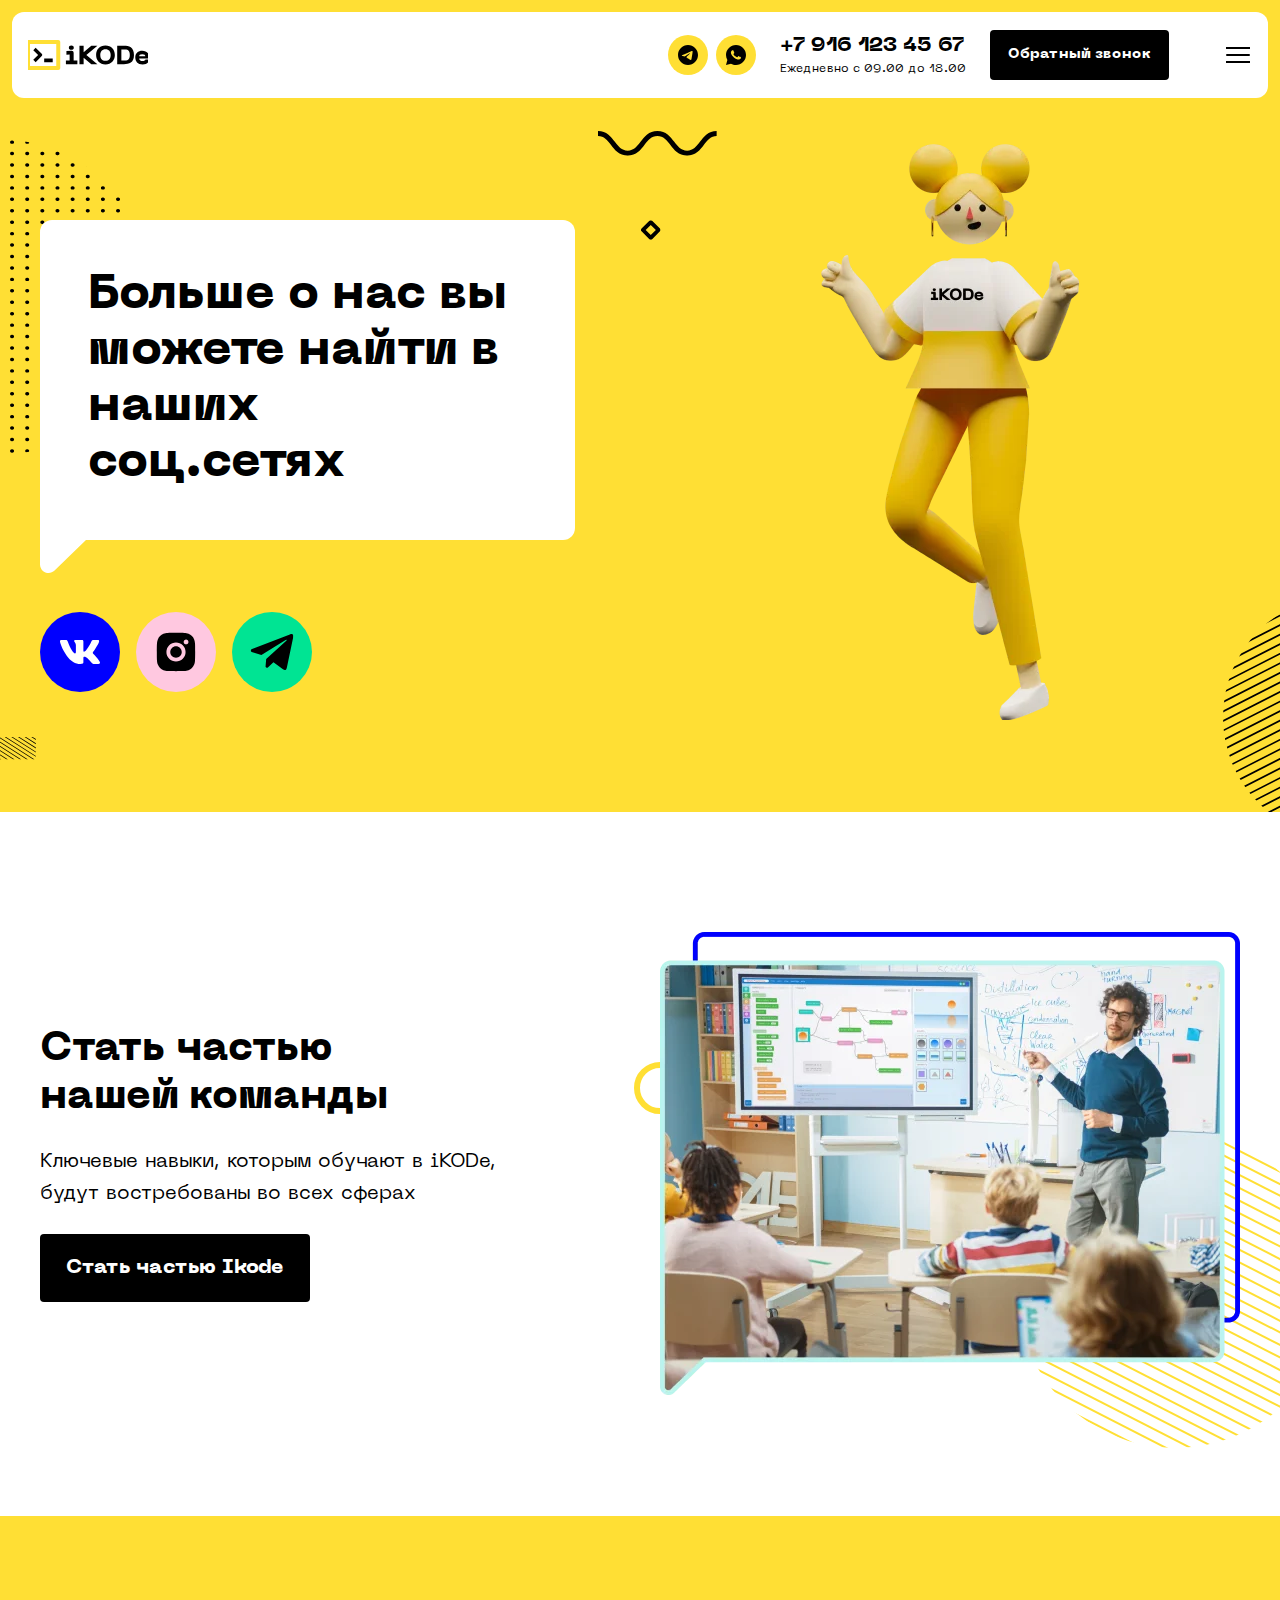
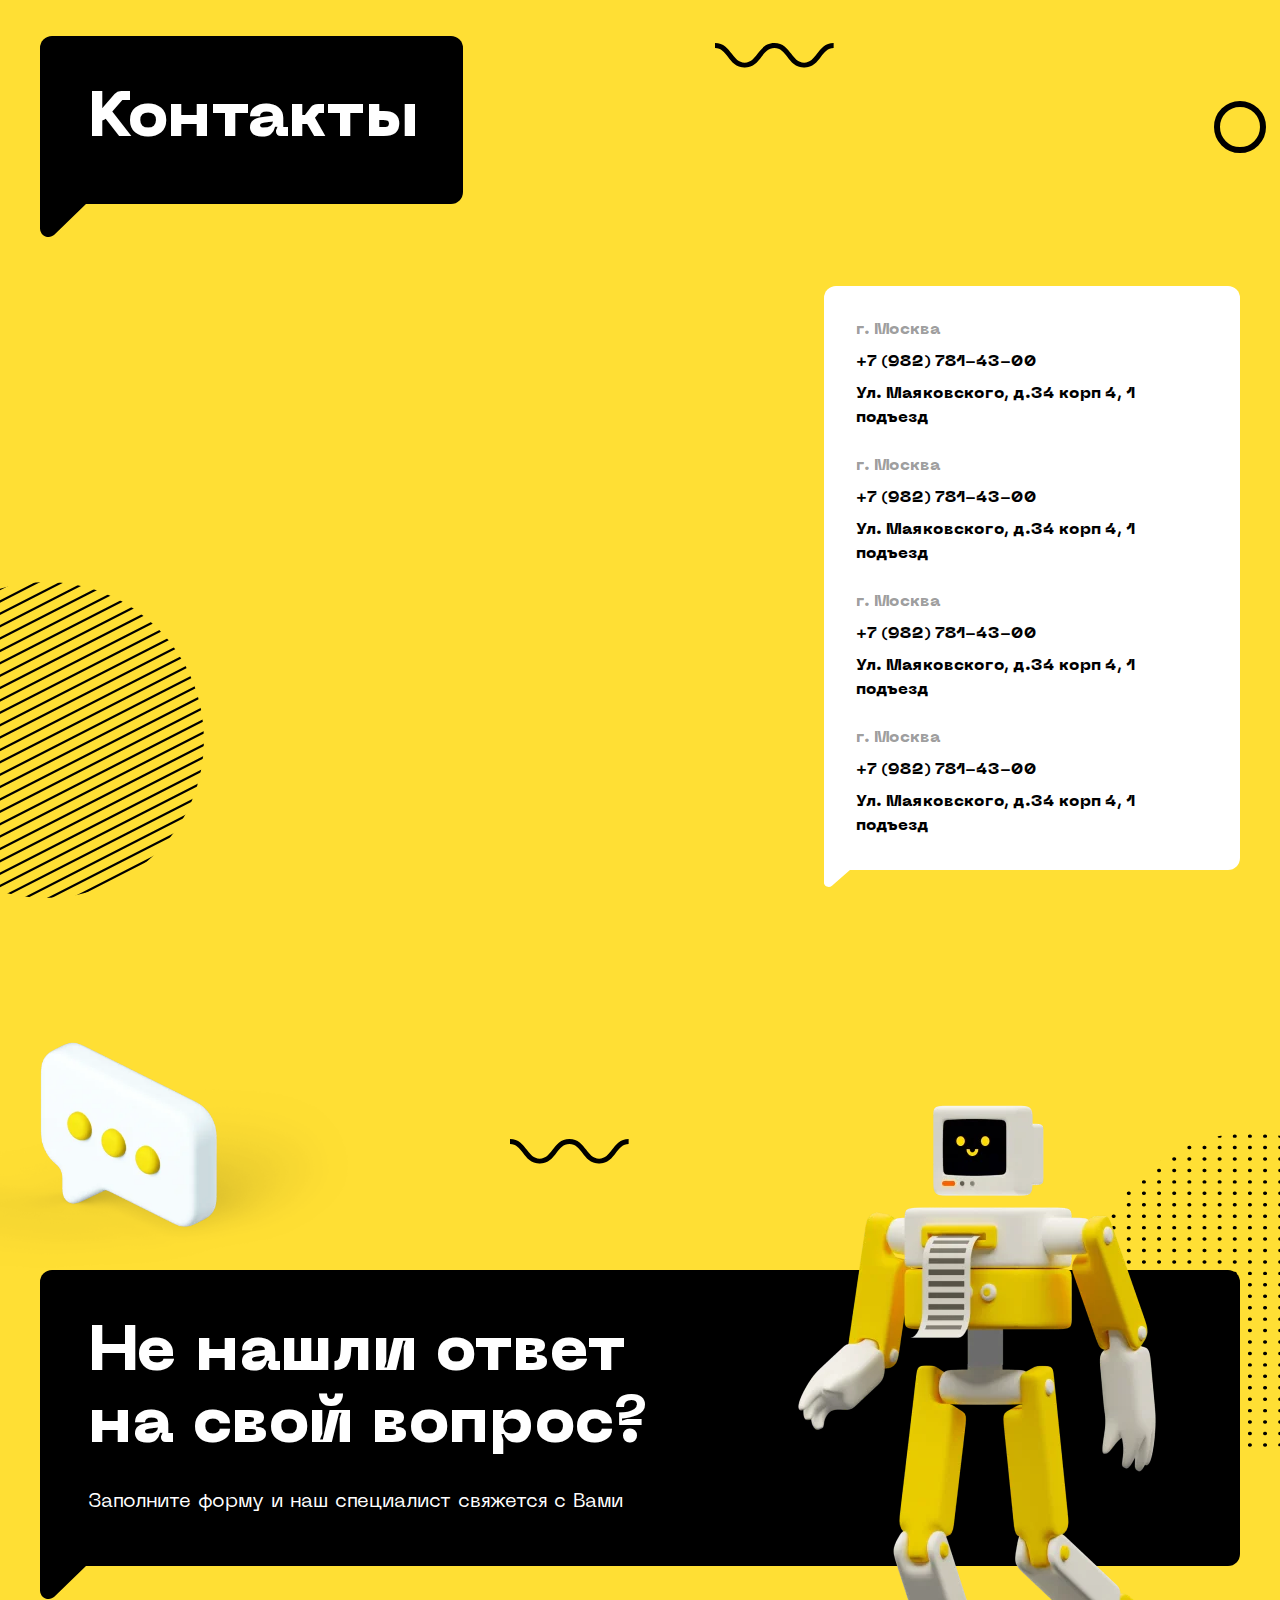
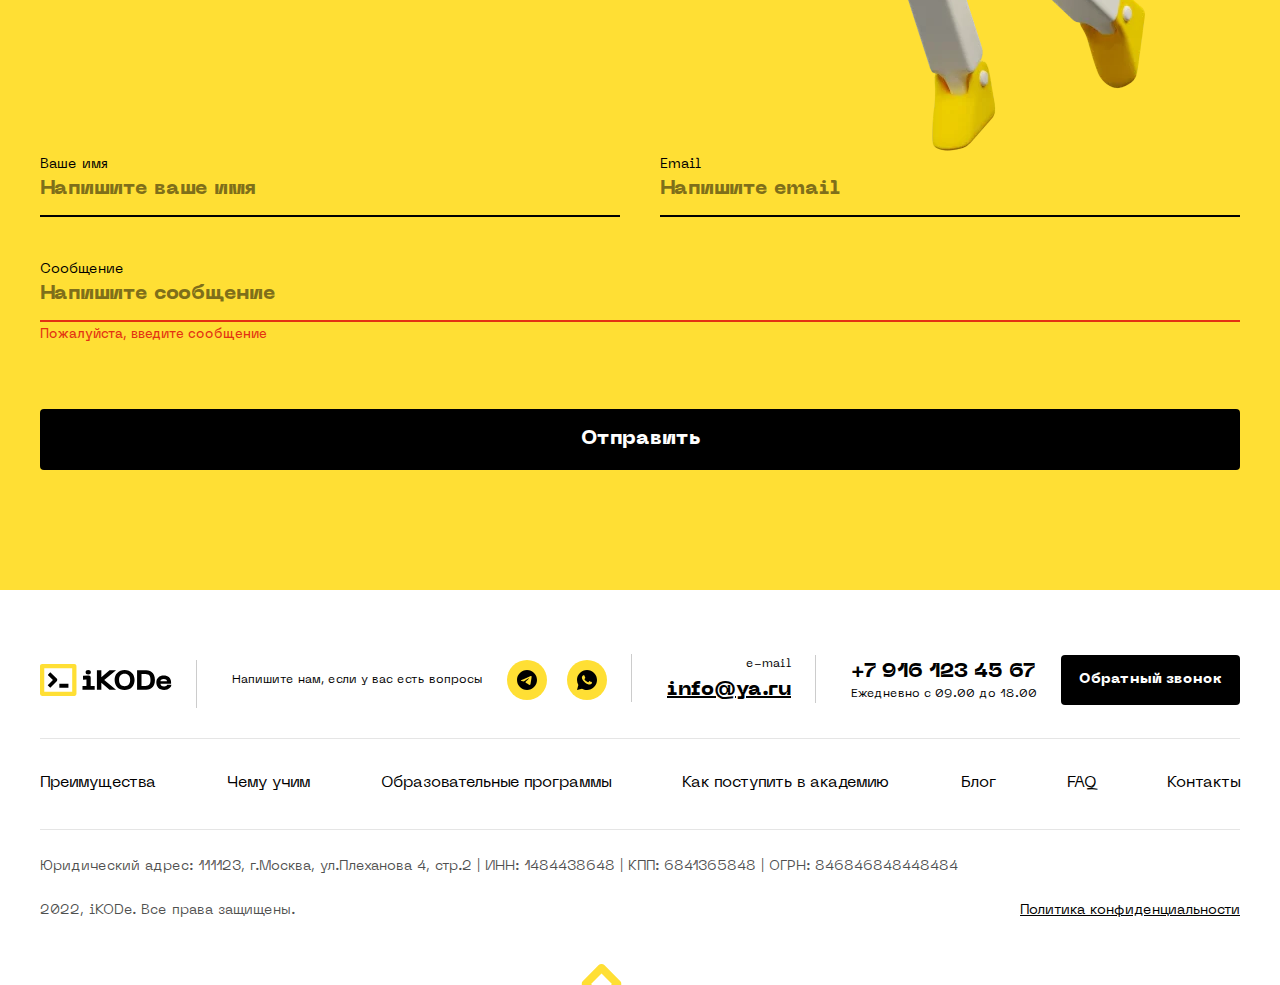
<file: contacts.html>
<!doctype html>
<html lang="ru">

<head>

	<meta charset="UTF-8">
	<meta name="viewport" content="width=device-width, initial-scale=1.0">
	<title>Контакты</title>
	<link rel="stylesheet" href="css/choices.min.css">
	<link rel="stylesheet" href="css/app.css">
	<script src="https://polyfill.io/v3/polyfill.min.js?features=globalThis%2CElement.prototype.closest%2CURLSearchParams"
		        nomodule></script>
	<script src="js/webcomponents-bundle.js" nomodule></script>
	<script>/*! @formatter:off modernizr 3.6.0 (Custom Build) | MIT https://modernizr.com/download/?-overflowscrolling-webp-setclasses !*/!function(e,n,t){function r(e,n){return typeof e===n}function o(){var e,n,t,o,i,s,a;for(var l in _)if(_.hasOwnProperty(l)){if(e=[],n=_[l],n.name&&(e.push(n.name.toLowerCase()),n.options&&n.options.aliases&&n.options.aliases.length))for(t=0;t<n.options.aliases.length;t++)e.push(n.options.aliases[t].toLowerCase());for(o=r(n.fn,"function")?n.fn():n.fn,i=0;i<e.length;i++)s=e[i],a=s.split("."),1===a.length?Modernizr[a[0]]=o:(!Modernizr[a[0]]||Modernizr[a[0]]instanceof Boolean||(Modernizr[a[0]]=new Boolean(Modernizr[a[0]])),Modernizr[a[0]][a[1]]=o),w.push((o?"":"no-")+a.join("-"))}}function i(e){var n=S.className,t=Modernizr._config.classPrefix||"";if(B&&(n=n.baseVal),Modernizr._config.enableJSClass){var r=new RegExp("(^|\\s)"+t+"no-js(\\s|$)");n=n.replace(r,"$1"+t+"js$2")}Modernizr._config.enableClasses&&(n+=" "+t+e.join(" "+t),B?S.className.baseVal=n:S.className=n)}function s(e,n){if("object"==typeof e)for(var t in e)b(e,t)&&s(t,e[t]);else{e=e.toLowerCase();var r=e.split("."),o=Modernizr[r[0]];if(2==r.length&&(o=o[r[1]]),"undefined"!=typeof o)return Modernizr;n="function"==typeof n?n():n,1==r.length?Modernizr[r[0]]=n:(!Modernizr[r[0]]||Modernizr[r[0]]instanceof Boolean||(Modernizr[r[0]]=new Boolean(Modernizr[r[0]])),Modernizr[r[0]][r[1]]=n),i([(n&&0!=n?"":"no-")+r.join("-")]),Modernizr._trigger(e,n)}return Modernizr}function a(e,n){return!!~(""+e).indexOf(n)}function l(){return"function"!=typeof n.createElement?n.createElement(arguments[0]):B?n.createElementNS.call(n,"http://www.w3.org/2000/svg",arguments[0]):n.createElement.apply(n,arguments)}function A(e){return e.replace(/([a-z])-([a-z])/g,function(e,n,t){return n+t.toUpperCase()}).replace(/^-/,"")}function u(e,n){return function(){return e.apply(n,arguments)}}function f(e,n,t){var o;for(var i in e)if(e[i]in n)return t===!1?e[i]:(o=n[e[i]],r(o,"function")?u(o,t||n):o);return!1}function c(n,t,r){var o;if("getComputedStyle"in e){o=getComputedStyle.call(e,n,t);var i=e.console;if(null!==o)r&&(o=o.getPropertyValue(r));else if(i){var s=i.error?"error":"log";i[s].call(i,"getComputedStyle returning null, its possible modernizr test results are inaccurate")}}else o=!t&&n.currentStyle&&n.currentStyle[r];return o}function p(e){return e.replace(/([A-Z])/g,function(e,n){return"-"+n.toLowerCase()}).replace(/^ms-/,"-ms-")}function d(){var e=n.body;return e||(e=l(B?"svg":"body"),e.fake=!0),e}function m(e,t,r,o){var i,s,a,A,u="modernizr",f=l("div"),c=d();if(parseInt(r,10))for(;r--;)a=l("div"),a.id=o?o[r]:u+(r+1),f.appendChild(a);return i=l("style"),i.type="text/css",i.id="s"+u,(c.fake?c:f).appendChild(i),c.appendChild(f),i.styleSheet?i.styleSheet.cssText=e:i.appendChild(n.createTextNode(e)),f.id=u,c.fake&&(c.style.background="",c.style.overflow="hidden",A=S.style.overflow,S.style.overflow="hidden",S.appendChild(c)),s=t(f,e),c.fake?(c.parentNode.removeChild(c),S.style.overflow=A,S.offsetHeight):f.parentNode.removeChild(f),!!s}function g(n,r){var o=n.length;if("CSS"in e&&"supports"in e.CSS){for(;o--;)if(e.CSS.supports(p(n[o]),r))return!0;return!1}if("CSSSupportsRule"in e){for(var i=[];o--;)i.push("("+p(n[o])+":"+r+")");return i=i.join(" or "),m("@supports ("+i+") { #modernizr { position: absolute; } }",function(e){return"absolute"==c(e,null,"position")})}return t}function h(e,n,o,i){function s(){f&&(delete U.style,delete U.modElem)}if(i=r(i,"undefined")?!1:i,!r(o,"undefined")){var u=g(e,o);if(!r(u,"undefined"))return u}for(var f,c,p,d,m,h=["modernizr","tspan","samp"];!U.style&&h.length;)f=!0,U.modElem=l(h.shift()),U.style=U.modElem.style;for(p=e.length,c=0;p>c;c++)if(d=e[c],m=U.style[d],a(d,"-")&&(d=A(d)),U.style[d]!==t){if(i||r(o,"undefined"))return s(),"pfx"==n?d:!0;try{U.style[d]=o}catch(v){}if(U.style[d]!=m)return s(),"pfx"==n?d:!0}return s(),!1}function v(e,n,t,o,i){var s=e.charAt(0).toUpperCase()+e.slice(1),a=(e+" "+x.join(s+" ")+s).split(" ");return r(n,"string")||r(n,"undefined")?h(a,n,o,i):(a=(e+" "+E.join(s+" ")+s).split(" "),f(a,n,t))}function y(e,n,r){return v(e,t,t,n,r)}var w=[],_=[],C={_version:"3.6.0",_config:{classPrefix:"",enableClasses:!0,enableJSClass:!0,usePrefixes:!0},_q:[],on:function(e,n){var t=this;setTimeout(function(){n(t[e])},0)},addTest:function(e,n,t){_.push({name:e,fn:n,options:t})},addAsyncTest:function(e){_.push({name:null,fn:e})}},Modernizr=function(){};Modernizr.prototype=C,Modernizr=new Modernizr;var b,S=n.documentElement,B="svg"===S.nodeName.toLowerCase();!function(){var e={}.hasOwnProperty;b=r(e,"undefined")||r(e.call,"undefined")?function(e,n){return n in e&&r(e.constructor.prototype[n],"undefined")}:function(n,t){return e.call(n,t)}}(),C._l={},C.on=function(e,n){this._l[e]||(this._l[e]=[]),this._l[e].push(n),Modernizr.hasOwnProperty(e)&&setTimeout(function(){Modernizr._trigger(e,Modernizr[e])},0)},C._trigger=function(e,n){if(this._l[e]){var t=this._l[e];setTimeout(function(){var e,r;for(e=0;e<t.length;e++)(r=t[e])(n)},0),delete this._l[e]}},Modernizr._q.push(function(){C.addTest=s}),Modernizr.addAsyncTest(function(){function e(e,n,t){function r(n){var r=n&&"load"===n.type?1==o.width:!1,i="webp"===e;s(e,i&&r?new Boolean(r):r),t&&t(n)}var o=new Image;o.onerror=r,o.onload=r,o.src=n}var n=[{uri:"[data-uri]",name:"webp"},{uri:"[data-uri]",name:"webp.alpha"},{uri:"[data-uri]",name:"webp.animation"},{uri:"[data-uri]",name:"webp.lossless"}],t=n.shift();e(t.name,t.uri,function(t){if(t&&"load"===t.type)for(var r=0;r<n.length;r++)e(n[r].name,n[r].uri)})});var Q="Moz O ms Webkit",x=C._config.usePrefixes?Q.split(" "):[];C._cssomPrefixes=x;var E=C._config.usePrefixes?Q.toLowerCase().split(" "):[];C._domPrefixes=E;var T={elem:l("modernizr")};Modernizr._q.push(function(){delete T.elem});var U={style:T.elem.style};Modernizr._q.unshift(function(){delete U.style}),C.testAllProps=v,C.testAllProps=y,Modernizr.addTest("overflowscrolling",y("overflowScrolling","touch",!0)),o(),i(w),delete C.addTest,delete C.addAsyncTest;for(var P=0;P<Modernizr._q.length;P++)Modernizr._q[P]();e.Modernizr=Modernizr}(window,document);/*! @formatter:on */</script>

</head>

<body>
	<div class="page-wrapper">
		<!--Header-->
		<header id="header" class="header">
			<div class="header__container">
				<!--Logo-->
				<a href="index.html" class="header__logo">
					<img src="images/icon/logo.svg" alt="iKode" width="132" height="32">
				</a>
				<a href="#" class="b-btn b-btn--icon header__button-desktop">
					<svg class="b-icon-" width="24" height="24" viewBox="0 0 24 24" fill="none" xmlns="http://www.w3.org/2000/svg">
						<path fill-rule="evenodd" clip-rule="evenodd" d="M7.75 6.5C7.75 4.15279 9.65279 2.25 12 2.25C14.3472 2.25 16.25 4.15279 16.25 6.5C16.25 8.84721 14.3472 10.75 12 10.75C9.65279 10.75 7.75 8.84721 7.75 6.5ZM12 3.75C10.4812 3.75 9.25 4.98122 9.25 6.5C9.25 8.01879 10.4812 9.25 12 9.25C13.5188 9.25 14.75 8.01879 14.75 6.5C14.75 4.98122 13.5188 3.75 12 3.75Z" fill="black" />
						<path fill-rule="evenodd" clip-rule="evenodd" d="M6.61514 3.19819C6.85211 3.53792 6.7688 4.00543 6.42907 4.2424C5.71479 4.74063 5.25 5.56603 5.25 6.49992C5.25 7.49936 5.78272 8.37514 6.58328 8.85753C6.93807 9.07131 7.05237 9.53222 6.83859 9.88701C6.62481 10.2418 6.1639 10.3561 5.80912 10.1423C4.57688 9.39981 3.75 8.04678 3.75 6.49992C3.75 5.05502 4.47171 3.77885 5.57093 3.01212C5.91066 2.77515 6.37817 2.85846 6.61514 3.19819Z" fill="black" />
						<path fill-rule="evenodd" clip-rule="evenodd" d="M17.3849 3.19819C17.6219 2.85846 18.0894 2.77515 18.4291 3.01212C19.5284 3.77885 20.2501 5.05502 20.2501 6.49992C20.2501 7.94476 19.5284 9.22101 18.4291 9.98772C18.0894 10.2247 17.6219 10.1414 17.3849 9.80163C17.148 9.4619 17.2313 8.99439 17.571 8.75742C18.2853 8.25924 18.7501 7.43378 18.7501 6.49992C18.7501 5.56603 18.2853 4.74063 17.571 4.2424C17.2313 4.00543 17.148 3.53792 17.3849 3.19819Z" fill="black" />
						<path fill-rule="evenodd" clip-rule="evenodd" d="M11.9726 13.25H12.0274C12.9361 13.25 13.6562 13.25 14.2397 13.2898C14.8357 13.3305 15.3436 13.4152 15.8178 13.6116C16.9816 14.0937 17.9063 15.0184 18.3884 16.1822C18.5848 16.6564 18.6695 17.1643 18.7102 17.7603C18.75 18.3438 18.75 19.0639 18.75 19.9726V21C18.75 21.4142 18.4142 21.75 18 21.75H6C5.58579 21.75 5.25 21.4142 5.25 21L5.25 19.9726C5.25 19.0639 5.24999 18.3438 5.2898 17.7603C5.33047 17.1643 5.41518 16.6564 5.61159 16.1822C6.09365 15.0184 7.01836 14.0937 8.18223 13.6116M11.9726 13.25C11.0639 13.25 10.3438 13.25 9.76033 13.2898L11.9726 13.25ZM9.76033 13.2898C9.16431 13.3305 8.65639 13.4152 8.18223 13.6116L9.76033 13.2898ZM9.86244 14.7863C9.34279 14.8218 9.0172 14.8893 8.75627 14.9974C7.95995 15.3272 7.32724 15.9599 6.99742 16.7563C6.88933 17.0172 6.82178 17.3428 6.78632 17.8624C6.75041 18.3888 6.75 19.0579 6.75 20V20.25H17.25V20C17.25 19.0579 17.2496 18.3888 17.2137 17.8624C17.1782 17.3428 17.1107 17.0172 17.0026 16.7563C16.6728 15.96 16.0401 15.3272 15.2438 14.9974C14.9828 14.8893 14.6572 14.8218 14.1376 14.7863C13.6112 14.7504 12.9421 14.75 12 14.75C11.0579 14.75 10.3888 14.7504 9.86244 14.7863Z" fill="black" />
						<path fill-rule="evenodd" clip-rule="evenodd" d="M19.1483 14.0955C19.3364 13.7264 19.788 13.5796 20.1571 13.7677C21.0508 14.2231 21.7775 14.9498 22.2329 15.8436C22.5137 16.3947 22.6353 16.9984 22.6936 17.7117C22.7506 18.4094 22.7506 19.2749 22.7506 20.367V21C22.7506 21.4142 22.4148 21.75 22.0006 21.75C21.5864 21.75 21.2506 21.4142 21.2506 21V20.4C21.2506 19.2675 21.25 18.4633 21.1986 17.8339C21.1479 17.2133 21.0515 16.829 20.8964 16.5245M19.1483 14.0955C18.9603 14.4645 19.107 14.9162 19.4761 15.1042L19.1483 14.0955ZM19.4761 15.1042C19.7907 15.2645 20.0751 15.474 20.3195 15.7228C20.5501 15.9577 20.7451 16.2276 20.8964 16.5245" fill="black" />
						<path d="M20.3195 15.7228L19.1483 14.0955L19.4761 15.1042C19.7907 15.2645 20.0751 15.474 20.3195 15.7228Z" fill="black" />
						<path fill-rule="evenodd" clip-rule="evenodd" d="M4.85229 14.0955C5.04034 14.4645 4.8936 14.9162 4.52453 15.1042C3.91302 15.4158 3.41582 15.913 3.10423 16.5245C2.94909 16.829 2.85271 17.2133 2.80201 17.8339C2.75058 18.4633 2.75 19.2675 2.75 20.4V21C2.75 21.4142 2.41421 21.75 2 21.75C1.58579 21.75 1.25 21.4142 1.25 21L1.25 20.367C1.24999 19.2749 1.24999 18.4094 1.30699 17.7117C1.36527 16.9984 1.48688 16.3947 1.76772 15.8436C2.22311 14.9498 2.94977 14.2231 3.84354 13.7677C4.2126 13.5796 4.66424 13.7264 4.85229 14.0955Z" fill="black" />
					</svg>
					Стать частью iKODe
				</a>
				<div class="header__panel">
					<!-- Menu -->
					<div class="header__menu" data-menu>
						<div class="header__wrapper">
							<a class="header__logo header__logo--mobile" href="index.html">
								<img src="images/icon/logo-second.svg" alt="iKode" width="148" height="58">
							</a>
							<nav class="nav">
								<ul class="nav__list list-reset">
									<li class="nav__item ">
										<a class="nav__link" href="programs.html">
											<span>Образовательные программы</span>
										</a>
									</li>
									<li class="nav__item ">
										<a class="nav__link" href="blog.html">
											<span>Блог</span>
										</a>
									</li>
									<li class="nav__item ">
										<a class="nav__link" href="faq.html">
											<span>FAQ</span>
										</a>
									</li>
									<li class="nav__item active">
										<a class="nav__link" href="contacts.html">
											<span>Контакты</span>
										</a>
									</li>
								</ul>

							</nav>
							<div class="header__mobile">
								<div class="s-block">
									<a href="#" class="s-block__item" target="_blank" rel="noopener nofollow">
										<svg width="20" height="20" viewBox="0 0 20 20" fill="none" xmlns="http://www.w3.org/2000/svg">
											<g clip-path="url(#clip0_505_1665)">
												<path fill-rule="evenodd" clip-rule="evenodd" d="M20 10C20 15.5228 15.5228 20 10 20C4.47715 20 0 15.5228 0 10C0 4.47715 4.47715 0 10 0C15.5228 0 20 4.47715 20 10ZM10.3585 7.38234C9.38581 7.7869 7.44188 8.62423 4.52668 9.89433C4.0533 10.0826 3.80532 10.2667 3.78274 10.4468C3.74459 10.7511 4.1257 10.871 4.64467 11.0342C4.71526 11.0564 4.7884 11.0794 4.86338 11.1037C5.37397 11.2697 6.06079 11.4639 6.41784 11.4716C6.74172 11.4786 7.10321 11.3451 7.5023 11.071C10.2261 9.2324 11.6321 8.30307 11.7204 8.28304C11.7826 8.2689 11.8689 8.25113 11.9274 8.3031C11.9859 8.35507 11.9801 8.4535 11.9739 8.4799C11.9362 8.64085 10.4402 10.0316 9.66604 10.7514C9.42469 10.9758 9.2535 11.1349 9.2185 11.1713C9.14011 11.2527 9.06021 11.3297 8.98342 11.4037C8.50907 11.861 8.15336 12.2039 9.00311 12.7639C9.41147 13.033 9.73824 13.2555 10.0642 13.4775C10.4202 13.72 10.7753 13.9618 11.2348 14.263C11.3518 14.3397 11.4636 14.4194 11.5725 14.497C11.9868 14.7924 12.3591 15.0577 12.8189 15.0154C13.0861 14.9908 13.3622 14.7396 13.5023 13.9902C13.8336 12.2192 14.4848 8.38194 14.6353 6.80071C14.6485 6.66217 14.6319 6.48487 14.6186 6.40704C14.6052 6.32921 14.5774 6.21832 14.4762 6.13623C14.3564 6.03901 14.1715 6.01851 14.0887 6.01997C13.7126 6.02659 13.1356 6.22725 10.3585 7.38234Z" fill="black" />
											</g>
											<defs>
												<clipPath id="clip0_505_1665">
													<rect width="20" height="20" fill="white" />
												</clipPath>
											</defs>
										</svg>
									</a>
									<a href="#" class="s-block__item" target="_blank" rel="noopener nofollow">
										<svg width="20" height="20" viewBox="0 0 20 20" fill="none" xmlns="http://www.w3.org/2000/svg">
											<path d="M0.00401338 20L1.35601 15.032C0.465151 13.5048 -0.00289063 11.768 1.34322e-05 9.99999C1.34322e-05 4.477 4.47701 0 10 0C15.523 0 20 4.477 20 9.99999C20 15.523 15.523 20 10 20C8.23279 20.0028 6.49667 19.5352 4.97001 18.645L0.00401338 20ZM6.39101 5.308C6.26187 5.31601 6.13568 5.35003 6.02001 5.408C5.91153 5.46943 5.81251 5.54622 5.72601 5.636C5.60601 5.749 5.53801 5.847 5.46501 5.942C5.09542 6.42299 4.89662 7.01341 4.90001 7.61999C4.90201 8.10999 5.03001 8.58699 5.23001 9.03299C5.63901 9.93499 6.31201 10.89 7.20101 11.775C7.41501 11.988 7.62401 12.202 7.84901 12.401C8.9524 13.3725 10.2673 14.073 11.689 14.447L12.258 14.534C12.443 14.544 12.628 14.53 12.814 14.521C13.1052 14.506 13.3896 14.4271 13.647 14.29C13.778 14.2225 13.9058 14.1491 14.03 14.07C14.03 14.07 14.073 14.042 14.155 13.98C14.29 13.88 14.373 13.809 14.485 13.692C14.568 13.606 14.64 13.505 14.695 13.39C14.773 13.227 14.851 12.916 14.883 12.657C14.907 12.459 14.9 12.351 14.897 12.284C14.893 12.177 14.804 12.066 14.707 12.019L14.125 11.758C14.125 11.758 13.255 11.379 12.724 11.137C12.668 11.1126 12.608 11.0987 12.547 11.096C12.4786 11.089 12.4095 11.0967 12.3443 11.1186C12.2791 11.1405 12.2193 11.1761 12.169 11.223V11.221C12.164 11.221 12.097 11.278 11.374 12.154C11.3325 12.2098 11.2753 12.2519 11.2098 12.275C11.1443 12.2982 11.0733 12.3013 11.006 12.284C10.9408 12.2666 10.877 12.2445 10.815 12.218C10.691 12.166 10.648 12.146 10.563 12.109L10.558 12.107C9.98592 11.8572 9.45623 11.5198 8.98801 11.107C8.86201 10.997 8.74501 10.877 8.62501 10.761C8.23159 10.3842 7.88872 9.95801 7.60501 9.49299L7.54601 9.39799C7.50363 9.33416 7.46937 9.2653 7.44401 9.19299C7.40601 9.04599 7.50501 8.92799 7.50501 8.92799C7.50501 8.92799 7.74801 8.66199 7.86101 8.51799C7.9551 8.39832 8.04288 8.27381 8.12401 8.145C8.24201 7.955 8.27901 7.76 8.21701 7.609C7.93701 6.925 7.64701 6.244 7.34901 5.568C7.29001 5.434 7.11501 5.338 6.95601 5.319C6.90201 5.313 6.84801 5.307 6.79401 5.303C6.65972 5.29632 6.52514 5.29766 6.39101 5.307V5.308Z" fill="black" />
										</svg>
									</a>
								</div>

								<div class="work-time">
									<a href="tel:79161234567">+7 916 123 45 67</a>
									<span>Ежедневно с 09.00 до 18.00</span>
								</div>
								<button type="button" class="b-btn b-btn--black b-btn--small" data-graph-path="first">Обратный звонок
								</button>
								<a href="#" class="b-btn b-btn--outline  b-btn--small">Стать частью Ikode</a>
							</div>
						</div>
					</div>
					<div class="header__wrap">
						<div class="s-block">
							<a href="#" class="s-block__item" target="_blank" rel="noopener nofollow">
								<svg width="20" height="20" viewBox="0 0 20 20" fill="none" xmlns="http://www.w3.org/2000/svg">
									<g clip-path="url(#clip4_444_1665)">
										<path fill-rule="evenodd" clip-rule="evenodd" d="M20 10C20 15.5228 15.5228 20 10 20C4.47715 20 0 15.5228 0 10C0 4.47715 4.47715 0 10 0C15.5228 0 20 4.47715 20 10ZM10.3585 7.38234C9.38581 7.7869 7.44188 8.62423 4.52668 9.89433C4.0533 10.0826 3.80532 10.2667 3.78274 10.4468C3.74459 10.7511 4.1257 10.871 4.64467 11.0342C4.71526 11.0564 4.7884 11.0794 4.86338 11.1037C5.37397 11.2697 6.06079 11.4639 6.41784 11.4716C6.74172 11.4786 7.10321 11.3451 7.5023 11.071C10.2261 9.2324 11.6321 8.30307 11.7204 8.28304C11.7826 8.2689 11.8689 8.25113 11.9274 8.3031C11.9859 8.35507 11.9801 8.4535 11.9739 8.4799C11.9362 8.64085 10.4402 10.0316 9.66604 10.7514C9.42469 10.9758 9.2535 11.1349 9.2185 11.1713C9.14011 11.2527 9.06021 11.3297 8.98342 11.4037C8.50907 11.861 8.15336 12.2039 9.00311 12.7639C9.41147 13.033 9.73824 13.2555 10.0642 13.4775C10.4202 13.72 10.7753 13.9618 11.2348 14.263C11.3518 14.3397 11.4636 14.4194 11.5725 14.497C11.9868 14.7924 12.3591 15.0577 12.8189 15.0154C13.0861 14.9908 13.3622 14.7396 13.5023 13.9902C13.8336 12.2192 14.4848 8.38194 14.6353 6.80071C14.6485 6.66217 14.6319 6.48487 14.6186 6.40704C14.6052 6.32921 14.5774 6.21832 14.4762 6.13623C14.3564 6.03901 14.1715 6.01851 14.0887 6.01997C13.7126 6.02659 13.1356 6.22725 10.3585 7.38234Z" fill="black" />
									</g>
									<defs>
										<clipPath id="clip4_444_1665">
											<rect width="20" height="20" fill="white" />
										</clipPath>
									</defs>
								</svg>
							</a>
							<a href="#" class="s-block__item" target="_blank" rel="noopener nofollow">
								<svg width="20" height="20" viewBox="0 0 20 20" fill="none" xmlns="http://www.w3.org/2000/svg">
									<path d="M0.00401338 20L1.35601 15.032C0.465151 13.5048 -0.00289063 11.768 1.34322e-05 9.99999C1.34322e-05 4.477 4.47701 0 10 0C15.523 0 20 4.477 20 9.99999C20 15.523 15.523 20 10 20C8.23279 20.0028 6.49667 19.5352 4.97001 18.645L0.00401338 20ZM6.39101 5.308C6.26187 5.31601 6.13568 5.35003 6.02001 5.408C5.91153 5.46943 5.81251 5.54622 5.72601 5.636C5.60601 5.749 5.53801 5.847 5.46501 5.942C5.09542 6.42299 4.89662 7.01341 4.90001 7.61999C4.90201 8.10999 5.03001 8.58699 5.23001 9.03299C5.63901 9.93499 6.31201 10.89 7.20101 11.775C7.41501 11.988 7.62401 12.202 7.84901 12.401C8.9524 13.3725 10.2673 14.073 11.689 14.447L12.258 14.534C12.443 14.544 12.628 14.53 12.814 14.521C13.1052 14.506 13.3896 14.4271 13.647 14.29C13.778 14.2225 13.9058 14.1491 14.03 14.07C14.03 14.07 14.073 14.042 14.155 13.98C14.29 13.88 14.373 13.809 14.485 13.692C14.568 13.606 14.64 13.505 14.695 13.39C14.773 13.227 14.851 12.916 14.883 12.657C14.907 12.459 14.9 12.351 14.897 12.284C14.893 12.177 14.804 12.066 14.707 12.019L14.125 11.758C14.125 11.758 13.255 11.379 12.724 11.137C12.668 11.1126 12.608 11.0987 12.547 11.096C12.4786 11.089 12.4095 11.0967 12.3443 11.1186C12.2791 11.1405 12.2193 11.1761 12.169 11.223V11.221C12.164 11.221 12.097 11.278 11.374 12.154C11.3325 12.2098 11.2753 12.2519 11.2098 12.275C11.1443 12.2982 11.0733 12.3013 11.006 12.284C10.9408 12.2666 10.877 12.2445 10.815 12.218C10.691 12.166 10.648 12.146 10.563 12.109L10.558 12.107C9.98592 11.8572 9.45623 11.5198 8.98801 11.107C8.86201 10.997 8.74501 10.877 8.62501 10.761C8.23159 10.3842 7.88872 9.95801 7.60501 9.49299L7.54601 9.39799C7.50363 9.33416 7.46937 9.2653 7.44401 9.19299C7.40601 9.04599 7.50501 8.92799 7.50501 8.92799C7.50501 8.92799 7.74801 8.66199 7.86101 8.51799C7.9551 8.39832 8.04288 8.27381 8.12401 8.145C8.24201 7.955 8.27901 7.76 8.21701 7.609C7.93701 6.925 7.64701 6.244 7.34901 5.568C7.29001 5.434 7.11501 5.338 6.95601 5.319C6.90201 5.313 6.84801 5.307 6.79401 5.303C6.65972 5.29632 6.52514 5.29766 6.39101 5.307V5.308Z" fill="black" />
								</svg>
							</a>
						</div>
						<div class="work-time">
							<a href="tel:79161234567">+7 916 123 45 67</a>
							<span>Ежедневно с 09.00 до 18.00</span>
						</div>
						<button type="button" class="b-btn b-btn--black b-btn--small" data-graph-path="first">Обратный звонок
						</button>
					</div>
				</div>
				<div class="burger-wrapper">
					<button class="burger" aria-label="Open menu" aria-expanded="false" data-burger>
						<span class="burger__line"></span>
					</button>
				</div>
				<!-- mobile menu -->



			</div>
		</header>

		<main class="main">

			<section class="contacts-hero">
				<div class="container contacts-hero__container">
					<div class="contacts-hero__wrap">
						<div class="contacts-hero__box box-item box-item--default">
							<h2 class="contacts-hero__item">
								Больше о нас вы можете найти в наших соц.сетях
							</h2>
						</div>
						<ul class="contacts-socials list-reset">
							<li class="contacts-socials__item">
								<a href="#" class="contacts-socials__link contacts-socials__link--vk">
									<svg width="80" height="80" viewBox="0 0 80 80" fill="none" xmlns="http://www.w3.org/2000/svg">
										<circle cx="40" cy="40" r="40" fill="#0000FF" />
										<path fill-rule="evenodd" clip-rule="evenodd" d="M59.0583 29.6667C59.355 28.7267 59.0583 28.0433 57.7458 28.0433H53.3817C52.2808 28.0433 51.7725 28.6417 51.4758 29.2817C51.4758 29.2817 49.2308 34.7483 46.0958 38.2925C45.0792 39.3175 44.6133 39.6592 44.0625 39.6592C43.7658 39.6592 43.3842 39.3175 43.3842 38.3783V29.6225C43.3842 28.5125 43.0458 28 42.1133 28H35.25C34.5717 28 34.1483 28.5125 34.1483 29.025C34.1483 30.0925 35.7158 30.3492 35.885 33.3383V39.8333C35.885 41.2425 35.635 41.5 35.08 41.5C33.5975 41.5 29.9967 35.9908 27.8367 29.7133C27.4167 28.47 26.99 28 25.8883 28H21.4825C20.2117 28 20 28.5975 20 29.2383C20 30.3917 21.4825 36.1992 26.905 43.8858C30.5058 49.1358 35.6317 51.9575 40.2492 51.9575C43.0458 51.9575 43.3842 51.3167 43.3842 50.2492V46.2775C43.3842 44.9967 43.6383 44.7833 44.5283 44.7833C45.1633 44.7833 46.3075 45.1242 48.8917 47.6442C51.8567 50.6333 52.365 52 54.0175 52H58.3808C59.6517 52 60.245 51.3592 59.9058 50.1208C59.525 48.8825 58.0842 47.0892 56.22 44.9542C55.2033 43.7592 53.6783 42.435 53.2125 41.7942C52.5775 40.94 52.7467 40.5983 53.2125 39.83C53.17 39.83 58.5083 32.2283 59.0583 29.6633" fill="white" />
									</svg>
								</a>
							</li>
							<li class="contacts-socials__item">
								<a href="#" class="contacts-socials__link contacts-socials__link--inst">
									<svg width="80" height="80" viewBox="0 0 80 80" fill="none" xmlns="http://www.w3.org/2000/svg">
										<circle cx="40" cy="40" r="40" fill="#FFC8E0" />
										<path d="M39.9987 20.8335C45.2063 20.8335 45.856 20.8527 47.8992 20.9485C49.9404 21.0443 51.33 21.3644 52.5529 21.8397C53.8179 22.3266 54.8835 22.9859 55.9492 24.0497C56.9238 25.0078 57.6779 26.1668 58.1591 27.446C58.6325 28.6669 58.9545 30.0584 59.0504 32.0997C59.1404 34.1428 59.1654 34.7926 59.1654 40.0002C59.1654 45.2077 59.1462 45.8575 59.0504 47.9007C58.9545 49.9419 58.6325 51.3315 58.1591 52.5543C57.6793 53.8342 56.925 54.9935 55.9492 55.9507C54.9908 56.9249 53.8319 57.679 52.5529 58.1606C51.3319 58.634 49.9404 58.956 47.8992 59.0518C45.856 59.1419 45.2063 59.1668 39.9987 59.1668C34.7911 59.1668 34.1414 59.1477 32.0982 59.0518C30.0569 58.956 28.6674 58.634 27.4445 58.1606C26.1648 57.6804 25.0056 56.9261 24.0482 55.9507C23.0734 54.9927 22.3192 53.8336 21.8383 52.5543C21.3629 51.3334 21.0429 49.9419 20.947 47.9007C20.8569 45.8575 20.832 45.2077 20.832 40.0002C20.832 34.7926 20.8512 34.1428 20.947 32.0997C21.0429 30.0565 21.3629 28.6688 21.8383 27.446C22.3179 26.166 23.0722 25.0067 24.0482 24.0497C25.0059 23.0745 26.165 22.3203 27.4445 21.8397C28.6674 21.3644 30.055 21.0443 32.0982 20.9485C34.1414 20.8584 34.7911 20.8335 39.9987 20.8335ZM39.9987 30.4168C37.457 30.4168 35.0195 31.4265 33.2223 33.2237C31.425 35.0209 30.4154 37.4585 30.4154 40.0002C30.4154 42.5418 31.425 44.9794 33.2223 46.7766C35.0195 48.5738 37.457 49.5835 39.9987 49.5835C42.5404 49.5835 44.9779 48.5738 46.7751 46.7766C48.5724 44.9794 49.582 42.5418 49.582 40.0002C49.582 37.4585 48.5724 35.0209 46.7751 33.2237C44.9779 31.4265 42.5404 30.4168 39.9987 30.4168ZM52.457 29.9377C52.457 29.3022 52.2046 28.6929 51.7553 28.2436C51.306 27.7942 50.6966 27.5418 50.0612 27.5418C49.4258 27.5418 48.8164 27.7942 48.3671 28.2436C47.9178 28.6929 47.6654 29.3022 47.6654 29.9377C47.6654 30.5731 47.9178 31.1825 48.3671 31.6318C48.8164 32.0811 49.4258 32.3335 50.0612 32.3335C50.6966 32.3335 51.306 32.0811 51.7553 31.6318C52.2046 31.1825 52.457 30.5731 52.457 29.9377ZM39.9987 34.2502C41.5237 34.2502 42.9862 34.856 44.0646 35.9343C45.1429 37.0126 45.7487 38.4752 45.7487 40.0002C45.7487 41.5252 45.1429 42.9877 44.0646 44.066C42.9862 45.1444 41.5237 45.7502 39.9987 45.7502C38.4737 45.7502 37.0112 45.1444 35.9328 44.066C34.8545 42.9877 34.2487 41.5252 34.2487 40.0002C34.2487 38.4752 34.8545 37.0126 35.9328 35.9343C37.0112 34.856 38.4737 34.2502 39.9987 34.2502Z" fill="black" />
									</svg>
								</a>
							</li>
							<li class="contacts-socials__item">
								<a href="#" class="contacts-socials__link contacts-socials__link--tg">
									<svg width="80" height="80" viewBox="0 0 80 80" fill="none" xmlns="http://www.w3.org/2000/svg">
										<circle cx="40" cy="40" r="40" fill="#00E493" />
										<g clip-path="url(#clip0_122_859)">
											<path d="M57.869 22.4521L20.0683 37.1043C18.5471 37.7866 18.0326 39.153 19.7006 39.8946L29.3981 42.9924L52.8455 28.4265C54.1257 27.5121 55.4364 27.7559 54.3085 28.7619L34.1705 47.0898L33.5379 54.8461C34.1238 56.0437 35.1966 56.0493 35.881 55.454L41.4525 50.1549L50.9945 57.3372C53.2108 58.656 54.4167 57.8049 54.8935 55.3877L61.1523 25.5985C61.8021 22.6231 60.694 21.3121 57.869 22.4521Z" fill="black" />
										</g>
										<defs>
											<clipPath id="clip0_122_859">
												<rect width="42.6667" height="42.6667" fill="white" transform="translate(18.666 18.6667)" />
											</clipPath>
										</defs>
									</svg>
								</a>
							</li>
						</ul>
					</div>
					<div class="contacts-hero__wrapper" data-relative-input="true" id="scene">
						<picture class="contacts-hero__image" data-depth="-0.5">
							<source srcset="images/contacts/hero/contacts-hero.webp 1x, images/contacts/hero/contacts-hero@2x.webp 1.3x" type="image/webp" media="(min-width:1080px)">
							<source srcset="images/contacts/hero/contacts-hero.png 1x, images/contacts/hero/contacts-hero@2x.png 1.3x" type="image/png" media="(min-width:1080px)">
							<source srcset="images/contacts/hero/contacts-hero-md.webp 1x, images/contacts/hero/contacts-hero-md@2x.webp 1.3x" type="image/webp" media="(min-width:767px)">
							<source srcset="images/contacts/hero/contacts-hero-md.png 1x, images/contacts/hero/contacts-hero-md@2x.png 1.3x" type="image/png" media="(min-width:767px)">
							<source srcset="images/contacts/hero/contacts-hero.webp 1x, images/contacts/hero/contacts-hero@2x.webp 1.3x" type="image/webp">
							<source srcset="images/contacts/hero/contacts-hero.png 1x, images/contacts/hero/contacts-hero@2x.png 1.3x" type="image/png">
							<img src="images/contacts/hero/contacts-hero.png" alt="iKode" width="292" height="605">
						</picture>
						<img class="contacts-hero__dots" src="images/icon/dots-bg.svg" alt="" width="316" height="316" data-depth="0.3">
						<img class="contacts-hero__lines" src="images/icon/lines-circle-bg2.svg" alt="" width="316" height="316" data-depth="0.3">
						<img class="contacts-hero__line" src="images/icon/lines-bg.svg" alt="" width="144" height="25" data-depth="0.1">
						<img class="contacts-hero__wave" src="images/icon/wave-bg.svg" alt="" width="119" height="25" data-depth="0.2">
						<img class="contacts-hero__rectangle" src="images/icon/rectangle-bg.svg" alt="" width="42" height="42" data-depth="0.3">
						<img class="contacts-hero__rhombus" src="images/icon/rhombus-bg.svg" alt="" width="41" height="40" data-depth="0.4">
					</div>
				</div>
			</section>

			<section class="join">
				<div class="container">
					<div class="join__wrapper">
						<div class="join__wrap">
							<h2 class="join__title">
								Стать частью нашей команды
							</h2>
							<p class="join__text">
								Ключевые навыки, которым обучают в iKODe, будут востребованы во всех сферах
							</p>
							<a href="#" class="b-btn b-btn--black">Стать частью Ikode</a>
						</div>
						<div class="join__image">
							<picture>
								<source srcset="images/contacts/join/join.webp 1x, images/contacts/join/join@2x.webp 1.3x" type="image/webp">
								<source srcset="images/contacts/join/join.png 1x, images/contacts/join/join@2x.png 1.3x" type="image/png">
								<img src="images/contacts/join/join.png" alt="Стать частью команды" width="580" height="464">
							</picture>
							<svg class="join-lines" width="316" height="316" viewBox="0 0 316 316" fill="none" xmlns="http://www.w3.org/2000/svg">
								<mask id="mask0_78_293" style="mask-type:alpha" maskUnits="userSpaceOnUse" x="0" y="0" width="316" height="316">
									<circle cx="158" cy="158" r="158" fill="#D9D9D9" />
								</mask>
								<g mask="url(#mask0_78_293)">
									<path d="M18.9103 -98.7809L18 -97L539.82 169.646L540.73 167.866L18.9103 -98.7809Z" fill="#FFDF34" />
									<path d="M13.9103 -88.7809L13 -87L534.82 179.646L535.73 177.866L13.9103 -88.7809Z" fill="#FFDF34" />
									<path d="M8.91026 -78.7809L8 -77L529.82 189.646L530.73 187.866L8.91026 -78.7809Z" fill="#FFDF34" />
									<path d="M3.91026 -69.7809L3 -68L524.82 198.646L525.73 196.866L3.91026 -69.7809Z" fill="#FFDF34" />
									<path d="M-2.08974 -59.7809L-3 -58L518.82 208.646L519.73 206.866L-2.08974 -59.7809Z" fill="#FFDF34" />
									<path d="M-7.08974 -49.7809L-8 -48L513.82 218.646L514.73 216.866L-7.08974 -49.7809Z" fill="#FFDF34" />
									<path d="M-12.0897 -39.7809L-13 -38L508.82 228.646L509.73 226.866L-12.0897 -39.7809Z" fill="#FFDF34" />
									<path d="M-17.0897 -29.7809L-18 -28L503.82 238.646L504.73 236.866L-17.0897 -29.7809Z" fill="#FFDF34" />
									<path d="M-22.0897 -19.7809L-23 -18L498.82 248.646L499.73 246.866L-22.0897 -19.7809Z" fill="#FFDF34" />
									<path d="M-27.0897 -10.7809L-28 -9L493.82 257.646L494.73 255.866L-27.0897 -10.7809Z" fill="#FFDF34" />
									<path d="M-32.0897 -0.78085L-33 1L488.82 267.646L489.73 265.866L-32.0897 -0.78085Z" fill="#FFDF34" />
									<path d="M-37.0897 9.21915L-38 11L483.82 277.646L484.73 275.866L-37.0897 9.21915Z" fill="#FFDF34" />
									<path d="M-42.0897 19.2191L-43 21L478.82 287.646L479.73 285.866L-42.0897 19.2191Z" fill="#FFDF34" />
									<path d="M-47.0897 29.2191L-48 31L473.82 297.646L474.73 295.866L-47.0897 29.2191Z" fill="#FFDF34" />
									<path d="M-52.0897 38.2191L-53 40L468.82 306.646L469.73 304.866L-52.0897 38.2191Z" fill="#FFDF34" />
									<path d="M-57.0897 48.2191L-58 50L463.82 316.646L464.73 314.866L-57.0897 48.2191Z" fill="#FFDF34" />
									<path d="M-62.0897 58.2191L-63 60L458.82 326.646L459.73 324.866L-62.0897 58.2191Z" fill="#FFDF34" />
									<path d="M-67.0897 68.2191L-68 70L453.82 336.646L454.73 334.866L-67.0897 68.2191Z" fill="#FFDF34" />
									<path d="M-72.0897 78.2191L-73 80L448.82 346.646L449.73 344.866L-72.0897 78.2191Z" fill="#FFDF34" />
									<path d="M-77.0897 88.2191L-78 90L443.82 356.646L444.73 354.866L-77.0897 88.2191Z" fill="#FFDF34" />
									<path d="M-82.0897 97.2191L-83 99L438.82 365.646L439.73 363.866L-82.0897 97.2191Z" fill="#FFDF34" />
									<path d="M-87.0897 107.219L-88 109L433.82 375.646L434.73 373.866L-87.0897 107.219Z" fill="#FFDF34" />
									<path d="M-92.0897 117.219L-93 119L428.82 385.646L429.73 383.866L-92.0897 117.219Z" fill="#FFDF34" />
									<path d="M-97.0897 127.219L-98 129L423.82 395.646L424.73 393.866L-97.0897 127.219Z" fill="#FFDF34" />
									<path d="M-102.09 137.219L-103 139L418.82 405.646L419.73 403.866L-102.09 137.219Z" fill="#FFDF34" />
									<path d="M-107.09 146.219L-108 148L413.82 414.646L414.73 412.866L-107.09 146.219Z" fill="#FFDF34" />
									<path d="M-112.09 156.219L-113 158L408.82 424.646L409.73 422.866L-112.09 156.219Z" fill="#FFDF34" />
									<path d="M-117.09 166.219L-118 168L403.82 434.646L404.73 432.866L-117.09 166.219Z" fill="#FFDF34" />
									<path d="M-122.09 176.219L-123 178L398.82 444.646L399.73 442.866L-122.09 176.219Z" fill="#FFDF34" />
									<path d="M-127.09 186.219L-128 188L393.82 454.646L394.73 452.866L-127.09 186.219Z" fill="#FFDF34" />
									<path d="M-132.09 196.219L-133 198L388.82 464.646L389.73 462.866L-132.09 196.219Z" fill="#FFDF34" />
								</g>
							</svg>
							<svg class="join-circle" width="52" height="52" viewBox="0 0 52 52" fill="none" xmlns="http://www.w3.org/2000/svg">
								<circle cx="26" cy="26" r="23" stroke="#FFDF34" stroke-width="6" />
							</svg>
						</div>
					</div>
				</div>
			</section>

			<section class="contacts">
				<div class="container contacts__container">
					<div class="contacts__head box-item box-item--default">
						<h2 class="contacts__title">
							Контакты
						</h2>
					</div>
					<div class="contacts__wrapper">
						<div class="contacts__map">
							<div id="map" class="map-order" style="width: -1px;"></div>
						</div>
						<div class="contacts__address box-item box-item--medium">
							<ul class="address-list list-reset">
								<li class="address-list__item">
									<span class="address-list__city">
										г. Москва
									</span>
									<span class="address-list__phone">
										+7 (982) 781-43-00
									</span>
									<span class="address-list__address">
										Ул. Маяковского, д.34 корп 4, 1 подъезд
									</span>
								</li>
								<li class="address-list__item">
									<span class="address-list__city">
										г. Москва
									</span>
									<span class="address-list__phone">
										+7 (982) 781-43-00
									</span>
									<span class="address-list__address">
										Ул. Маяковского, д.34 корп 4, 1 подъезд
									</span>
								</li>
								<li class="address-list__item">
									<span class="address-list__city">
										г. Москва
									</span>
									<span class="address-list__phone">
										+7 (982) 781-43-00
									</span>
									<span class="address-list__address">
										Ул. Маяковского, д.34 корп 4, 1 подъезд
									</span>
								</li>
								<li class="address-list__item">
									<span class="address-list__city">
										г. Москва
									</span>
									<span class="address-list__phone">
										+7 (982) 781-43-00
									</span>
									<span class="address-list__address">
										Ул. Маяковского, д.34 корп 4, 1 подъезд
									</span>
								</li>
							</ul>
						</div>
					</div>
					<img class="contacts__lines" src="images/icon/lines-circle-bg2.svg" alt="" width="316" height="316">
					<img class="contacts__wave" src="images/icon/wave-bg.svg" alt="" width="119" height="25">
					<img class="contacts__rectangle" src="images/icon/rectangle-bg.svg" alt="" width="42" height="42">
					<img class="contacts__rhombus" src="images/icon/rhombus-bg.svg" alt="" width="41" height="40">
					<svg class="contacts__circle" width="52" height="52" viewBox="0 0 52 52" fill="none" xmlns="http://www.w3.org/2000/svg">
						<circle cx="26" cy="26" r="23" stroke="black" stroke-width="6" />
					</svg>
				</div>
			</section>



			<section class="questions question--section">
				<div class="container questions__container">
					<div class="questions__box box-item box-item--default">
						<div class="questions__wrap">
							<h2 class="questions__title">
								Не нашли ответ на свой вопрос?
							</h2>
							<p class="questions__text">
								Заполните форму и наш специалист свяжется с Вами
							</p>
						</div>
						<div class="questions__image">
							<picture>
								<source srcset="images/home/questions/robot-big.webp 1x, images/home/questions/robot-big@2x.webp 1.3x" type="image/webp">
								<source srcset="images/home/questions/robot-big.png 1x, images/home/questions/robot-big@2x.png 1.3x" type="image/png">
								<img src="images/home/questions/robot-big.png" alt="Есть вопросы" width="358" height="711">
							</picture>
						</div>
						<img class="questions__dots" src="images/icon/dots-bg.svg" alt="" width="316" height="316">

						<picture class="questions__bubbles">
							<source srcset="images/home/faq/speachbubble.webp 1x, images/home/faq/speachbubble@2x.webp 1.3x" type="image/webp">
							<source srcset="images/home/faq/speachbubble.png 1x, images/home/faq/speachbubble@2x.png 1.3x" type="image/png">
							<img src="images/home/faq/speachbubble.png" alt="Вопросы?" width="726" height="351">
						</picture>

					</div>
					<div class="questions__form">
						<form action="#" class="form" id="questions">
							<div class="form__body">
								<div class="form__group">
									<div class="form__row">
										<label class="form__label" for="name">
											<span>Ваше имя</span>
											<input type="text" class="form__input" name="name" id="name" placeholder="Напишите ваше имя">
										</label>
										<span class="form__error">Пожалуйста, введите ваше имя</span>
									</div>
									<div class="form__row">
										<label class="form__label" for="email">
											<span>Email</span>
											<input type="text" class="form__input" name="email" id="email" placeholder="Напишите email">
										</label>
										<span class="form__error">Пожалуйста, введите email</span>
									</div>
								</div>
								<div class="form__row form__row--error">
									<label class="form__label" for="massage">
										<span>Сообщение</span>
										<input type="text" class="form__input" name="massage" id="massage" placeholder="Напишите сообщение">
									</label>
									<span class="form__error">Пожалуйста, введите сообщение</span>
								</div>
							</div>
							<button type="button" class="b-btn b-btn--black">Отправить</button>
						</form>
					</div>
					<img class="questions__wave" src="images/icon/wave-bg.svg" alt="" width="119" height="25">
					<img class="questions__rectangle" src="images/icon/rectangle-bg.svg" alt="" width="42" height="42">
					<img class="questions__rhombus" src="images/icon/rhombus-bg.svg" alt="" width="41" height="40">
					<img class="questions__dots questions__dots--middle" src="images/icon/dots-bg.svg" alt="" width="316" height="316">
				</div>
			</section>


		</main>
		<!-- Footer -->
		<footer class="footer" id="footer">
			<div class="container footer__container">
				<div class="footer__wrapper">
					<div class="footer__top">
						<a href="index.html" class="footer__logo">
							<img src="images/icon/logo.svg" alt="iKode">
						</a>
						<div class="footer__s">
							<span>
								Напишите нам, если у вас есть вопросы
							</span>
							<div class="s-block social--footer">
								<a href="#" class="s-block__item" target="_blank" rel="noopener nofollow">
									<svg width="20" height="20" viewBox="0 0 20 20" fill="none" xmlns="http://www.w3.org/2000/svg">
										<g clip-path="url(#clip5_555_1665)">
											<path fill-rule="evenodd" clip-rule="evenodd" d="M20 10C20 15.5228 15.5228 20 10 20C4.47715 20 0 15.5228 0 10C0 4.47715 4.47715 0 10 0C15.5228 0 20 4.47715 20 10ZM10.3585 7.38234C9.38581 7.7869 7.44188 8.62423 4.52668 9.89433C4.0533 10.0826 3.80532 10.2667 3.78274 10.4468C3.74459 10.7511 4.1257 10.871 4.64467 11.0342C4.71526 11.0564 4.7884 11.0794 4.86338 11.1037C5.37397 11.2697 6.06079 11.4639 6.41784 11.4716C6.74172 11.4786 7.10321 11.3451 7.5023 11.071C10.2261 9.2324 11.6321 8.30307 11.7204 8.28304C11.7826 8.2689 11.8689 8.25113 11.9274 8.3031C11.9859 8.35507 11.9801 8.4535 11.9739 8.4799C11.9362 8.64085 10.4402 10.0316 9.66604 10.7514C9.42469 10.9758 9.2535 11.1349 9.2185 11.1713C9.14011 11.2527 9.06021 11.3297 8.98342 11.4037C8.50907 11.861 8.15336 12.2039 9.00311 12.7639C9.41147 13.033 9.73824 13.2555 10.0642 13.4775C10.4202 13.72 10.7753 13.9618 11.2348 14.263C11.3518 14.3397 11.4636 14.4194 11.5725 14.497C11.9868 14.7924 12.3591 15.0577 12.8189 15.0154C13.0861 14.9908 13.3622 14.7396 13.5023 13.9902C13.8336 12.2192 14.4848 8.38194 14.6353 6.80071C14.6485 6.66217 14.6319 6.48487 14.6186 6.40704C14.6052 6.32921 14.5774 6.21832 14.4762 6.13623C14.3564 6.03901 14.1715 6.01851 14.0887 6.01997C13.7126 6.02659 13.1356 6.22725 10.3585 7.38234Z" fill="black" />
										</g>
										<defs>
											<clipPath id="clip5_555_1665">
												<rect width="20" height="20" fill="white" />
											</clipPath>
										</defs>
									</svg>
								</a>
								<a href="#" class="s-block__item" target="_blank" rel="noopener nofollow">
									<svg width="20" height="20" viewBox="0 0 20 20" fill="none" xmlns="http://www.w3.org/2000/svg">
										<path d="M0.00401338 20L1.35601 15.032C0.465151 13.5048 -0.00289063 11.768 1.34322e-05 9.99999C1.34322e-05 4.477 4.47701 0 10 0C15.523 0 20 4.477 20 9.99999C20 15.523 15.523 20 10 20C8.23279 20.0028 6.49667 19.5352 4.97001 18.645L0.00401338 20ZM6.39101 5.308C6.26187 5.31601 6.13568 5.35003 6.02001 5.408C5.91153 5.46943 5.81251 5.54622 5.72601 5.636C5.60601 5.749 5.53801 5.847 5.46501 5.942C5.09542 6.42299 4.89662 7.01341 4.90001 7.61999C4.90201 8.10999 5.03001 8.58699 5.23001 9.03299C5.63901 9.93499 6.31201 10.89 7.20101 11.775C7.41501 11.988 7.62401 12.202 7.84901 12.401C8.9524 13.3725 10.2673 14.073 11.689 14.447L12.258 14.534C12.443 14.544 12.628 14.53 12.814 14.521C13.1052 14.506 13.3896 14.4271 13.647 14.29C13.778 14.2225 13.9058 14.1491 14.03 14.07C14.03 14.07 14.073 14.042 14.155 13.98C14.29 13.88 14.373 13.809 14.485 13.692C14.568 13.606 14.64 13.505 14.695 13.39C14.773 13.227 14.851 12.916 14.883 12.657C14.907 12.459 14.9 12.351 14.897 12.284C14.893 12.177 14.804 12.066 14.707 12.019L14.125 11.758C14.125 11.758 13.255 11.379 12.724 11.137C12.668 11.1126 12.608 11.0987 12.547 11.096C12.4786 11.089 12.4095 11.0967 12.3443 11.1186C12.2791 11.1405 12.2193 11.1761 12.169 11.223V11.221C12.164 11.221 12.097 11.278 11.374 12.154C11.3325 12.2098 11.2753 12.2519 11.2098 12.275C11.1443 12.2982 11.0733 12.3013 11.006 12.284C10.9408 12.2666 10.877 12.2445 10.815 12.218C10.691 12.166 10.648 12.146 10.563 12.109L10.558 12.107C9.98592 11.8572 9.45623 11.5198 8.98801 11.107C8.86201 10.997 8.74501 10.877 8.62501 10.761C8.23159 10.3842 7.88872 9.95801 7.60501 9.49299L7.54601 9.39799C7.50363 9.33416 7.46937 9.2653 7.44401 9.19299C7.40601 9.04599 7.50501 8.92799 7.50501 8.92799C7.50501 8.92799 7.74801 8.66199 7.86101 8.51799C7.9551 8.39832 8.04288 8.27381 8.12401 8.145C8.24201 7.955 8.27901 7.76 8.21701 7.609C7.93701 6.925 7.64701 6.244 7.34901 5.568C7.29001 5.434 7.11501 5.338 6.95601 5.319C6.90201 5.313 6.84801 5.307 6.79401 5.303C6.65972 5.29632 6.52514 5.29766 6.39101 5.307V5.308Z" fill="black" />
									</svg>
								</a>
							</div>
						</div>
						<div class="footer__email">
							<span>
								e-mail
							</span>
							<a href="mailto:info@ya.ru">info@ya.ru</a>
						</div>
						<div class="footer__backcall">
							<div class="work-time">
								<a href="tel:79161234567">+7 916 123 45 67</a>
								<span>Ежедневно с 09.00 до 18.00</span>
							</div>
							<button type="button" class="b-btn b-btn--black b-btn--small" data-graph-path="first">Обратный
								звонок
							</button>
						</div>
					</div>
					<div class="footer__middle">
						<nav class="footer__menu">
							<ul class="list-reset">
								<li>
									<a href="#">
										Преимущества
									</a>
								</li>
								<li>
									<a href="#">
										Чему учим
									</a>
								</li>
								<li>
									<a href="#">
										Образовательные программы
									</a>
								</li>
								<li>
									<a href="#">
										Как поступить в академию
									</a>
								</li>
								<li>
									<a href="#">
										Блог
									</a>
								</li>
								<li>
									<a href="#">
										FAQ
									</a>
								</li>
								<li>
									<a href="#">
										Контакты
									</a>
								</li>
							</ul>
						</nav>
					</div>
				</div>
				<div class="footer__bottom">
					<span class="footer__info">
						Юридический адрес: 111123, г.Москва, ул.Плеханова 4, стр.2 | ИНН: 1484438648 | КПП: 6841365848 |
						ОГРН: 846846848448484
					</span>
					<div class="footer__copyright">
						<span>
							2022, iKODe. Все права защищены.
						</span>
						<a href="#">
							Политика конфиденциальности
						</a>
					</div>
				</div>
				<svg class="footer__wave" width="119" height="25" viewBox="0 0 119 25" fill="none" xmlns="http://www.w3.org/2000/svg">
					<g clip-path="url(#clip0_00_924)">
						<path d="M89.1 24.65C80.43 24.65 76.08 18.91 72.25 13.84C68.67 9.11 65.58 5.02 59.4 5.02C53.22 5.02 50.13 9.11 46.55 13.84C42.72 18.91 38.37 24.65 29.7 24.65C21.03 24.65 16.68 18.91 12.85 13.84C9.27 9.11 6.18 5.02 0 5.02V0C8.67 0 13.02 5.74 16.85 10.81C20.43 15.54 23.52 19.63 29.7 19.63C35.88 19.63 38.97 15.54 42.55 10.81C46.38 5.74 50.72 0 59.4 0C68.08 0 72.42 5.74 76.25 10.81C79.83 15.54 82.92 19.63 89.1 19.63C95.28 19.63 98.37 15.54 101.95 10.81C105.78 5.74 110.13 0 118.8 0V5.02C112.62 5.02 109.53 9.11 105.95 13.84C102.12 18.91 97.77 24.65 89.1 24.65Z" fill="#FFDF34" />
					</g>
					<defs>
						<clipPath id="clip0_00_924">
							<rect width="118.8" height="24.65" fill="white" />
						</clipPath>
					</defs>
				</svg>
				<svg class="footer__dots" width="316" height="316" viewBox="0 0 316 316" fill="none" xmlns="http://www.w3.org/2000/svg">
					<mask id="mask0_78_369" style="mask-type:alpha" maskUnits="userSpaceOnUse" x="0" y="0" width="316" height="316">
						<circle cx="158" cy="158" r="158" fill="#FFDF34" />
					</mask>
					<g mask="url(#mask0_78_369)">
						<path d="M-175.44 4.83994H-174.88C-173.94 4.83994 -173.18 4.07994 -173.18 3.13994C-173.18 2.19994 -173.94 1.43994 -174.88 1.43994H-175.44C-176.38 1.43994 -177.14 2.19994 -177.14 3.13994C-177.14 4.07994 -176.38 4.83994 -175.44 4.83994ZM-160.3 4.83994H-159.74C-158.8 4.83994 -158.04 4.07994 -158.04 3.13994C-158.04 2.19994 -158.8 1.43994 -159.74 1.43994H-160.3C-161.24 1.43994 -162 2.19994 -162 3.13994C-162 4.07994 -161.24 4.83994 -160.3 4.83994ZM-145.16 4.83994H-144.6C-143.66 4.83994 -142.9 4.07994 -142.9 3.13994C-142.9 2.19994 -143.66 1.43994 -144.6 1.43994H-145.16C-146.1 1.43994 -146.86 2.19994 -146.86 3.13994C-146.86 4.07994 -146.1 4.83994 -145.16 4.83994ZM-130.02 4.83994H-129.46C-128.52 4.83994 -127.76 4.07994 -127.76 3.13994C-127.76 2.19994 -128.52 1.43994 -129.46 1.43994H-130.02C-130.96 1.43994 -131.72 2.19994 -131.72 3.13994C-131.72 4.07994 -130.96 4.83994 -130.02 4.83994ZM-114.88 4.83994H-114.32C-113.38 4.83994 -112.62 4.07994 -112.62 3.13994C-112.62 2.19994 -113.38 1.43994 -114.32 1.43994H-114.88C-115.82 1.43994 -116.58 2.19994 -116.58 3.13994C-116.58 4.07994 -115.82 4.83994 -114.88 4.83994ZM-99.7396 4.83994H-99.1796C-98.2396 4.83994 -97.4797 4.07994 -97.4797 3.13994C-97.4797 2.19994 -98.2396 1.43994 -99.1796 1.43994H-99.7396C-100.68 1.43994 -101.44 2.19994 -101.44 3.13994C-101.44 4.07994 -100.68 4.83994 -99.7396 4.83994ZM-84.5996 4.83994H-84.0396C-83.0996 4.83994 -82.3396 4.07994 -82.3396 3.13994C-82.3396 2.19994 -83.0996 1.43994 -84.0396 1.43994H-84.5996C-85.5396 1.43994 -86.2997 2.19994 -86.2997 3.13994C-86.2997 4.07994 -85.5396 4.83994 -84.5996 4.83994ZM-69.4596 4.83994H-68.8997C-67.9597 4.83994 -67.1996 4.07994 -67.1996 3.13994C-67.1996 2.19994 -67.9597 1.43994 -68.8997 1.43994H-69.4596C-70.3996 1.43994 -71.1597 2.19994 -71.1597 3.13994C-71.1597 4.07994 -70.3996 4.83994 -69.4596 4.83994ZM-54.3197 4.83994H-53.7596C-52.8196 4.83994 -52.0596 4.07994 -52.0596 3.13994C-52.0596 2.19994 -52.8196 1.43994 -53.7596 1.43994H-54.3197C-55.2597 1.43994 -56.0197 2.19994 -56.0197 3.13994C-56.0197 4.07994 -55.2597 4.83994 -54.3197 4.83994ZM-39.1796 4.83994H-38.6196C-37.6796 4.83994 -36.9196 4.07994 -36.9196 3.13994C-36.9196 2.19994 -37.6796 1.43994 -38.6196 1.43994H-39.1796C-40.1196 1.43994 -40.8797 2.19994 -40.8797 3.13994C-40.8797 4.07994 -40.1196 4.83994 -39.1796 4.83994ZM-24.0396 4.83994H-23.4796C-22.5396 4.83994 -21.7796 4.07994 -21.7796 3.13994C-21.7796 2.19994 -22.5396 1.43994 -23.4796 1.43994H-24.0396C-24.9796 1.43994 -25.7397 2.19994 -25.7397 3.13994C-25.7397 4.07994 -24.9796 4.83994 -24.0396 4.83994ZM-8.89964 4.83994H-8.33965C-7.39965 4.83994 -6.63965 4.07994 -6.63965 3.13994C-6.63965 2.19994 -7.39965 1.43994 -8.33965 1.43994H-8.89964C-9.83964 1.43994 -10.5997 2.19994 -10.5997 3.13994C-10.5997 4.07994 -9.83964 4.83994 -8.89964 4.83994ZM6.24036 4.83994H6.80035C7.74035 4.83994 8.50035 4.07994 8.50035 3.13994C8.50035 2.19994 7.74035 1.43994 6.80035 1.43994H6.24036C5.30036 1.43994 4.54034 2.19994 4.54034 3.13994C4.54034 4.07994 5.30036 4.83994 6.24036 4.83994ZM21.3804 4.83994H21.9404C22.8804 4.83994 23.6404 4.07994 23.6404 3.13994C23.6404 2.19994 22.8804 1.43994 21.9404 1.43994H21.3804C20.4404 1.43994 19.6803 2.19994 19.6803 3.13994C19.6803 4.07994 20.4404 4.83994 21.3804 4.83994ZM36.5204 4.83994H37.0804C38.0204 4.83994 38.7803 4.07994 38.7803 3.13994C38.7803 2.19994 38.0204 1.43994 37.0804 1.43994H36.5204C35.5804 1.43994 34.8204 2.19994 34.8204 3.13994C34.8204 4.07994 35.5804 4.83994 36.5204 4.83994ZM51.6604 4.83994H52.2204C53.1604 4.83994 53.9203 4.07994 53.9203 3.13994C53.9203 2.19994 53.1604 1.43994 52.2204 1.43994H51.6604C50.7204 1.43994 49.9604 2.19994 49.9604 3.13994C49.9604 4.07994 50.7204 4.83994 51.6604 4.83994ZM66.8003 4.83994H67.3603C68.3003 4.83994 69.0603 4.07994 69.0603 3.13994C69.0603 2.19994 68.3003 1.43994 67.3603 1.43994H66.8003C65.8603 1.43994 65.1004 2.19994 65.1004 3.13994C65.1004 4.07994 65.8603 4.83994 66.8003 4.83994ZM81.9404 4.83994H82.5004C83.4404 4.83994 84.2004 4.07994 84.2004 3.13994C84.2004 2.19994 83.4404 1.43994 82.5004 1.43994H81.9404C81.0004 1.43994 80.2404 2.19994 80.2404 3.13994C80.2404 4.07994 81.0004 4.83994 81.9404 4.83994ZM97.0804 4.83994H97.6404C98.5804 4.83994 99.3404 4.07994 99.3404 3.13994C99.3404 2.19994 98.5804 1.43994 97.6404 1.43994H97.0804C96.1404 1.43994 95.3804 2.19994 95.3804 3.13994C95.3804 4.07994 96.1404 4.83994 97.0804 4.83994ZM112.22 4.83994H112.78C113.72 4.83994 114.48 4.07994 114.48 3.13994C114.48 2.19994 113.72 1.43994 112.78 1.43994H112.22C111.28 1.43994 110.52 2.19994 110.52 3.13994C110.52 4.07994 111.28 4.83994 112.22 4.83994ZM127.36 4.83994H127.92C128.86 4.83994 129.62 4.07994 129.62 3.13994C129.62 2.19994 128.86 1.43994 127.92 1.43994H127.36C126.42 1.43994 125.66 2.19994 125.66 3.13994C125.66 4.07994 126.42 4.83994 127.36 4.83994ZM142.5 4.83994H143.06C144 4.83994 144.76 4.07994 144.76 3.13994C144.76 2.19994 144 1.43994 143.06 1.43994H142.5C141.56 1.43994 140.8 2.19994 140.8 3.13994C140.8 4.07994 141.56 4.83994 142.5 4.83994ZM157.64 4.83994H158.2C159.14 4.83994 159.9 4.07994 159.9 3.13994C159.9 2.19994 159.14 1.43994 158.2 1.43994H157.64C156.7 1.43994 155.94 2.19994 155.94 3.13994C155.94 4.07994 156.7 4.83994 157.64 4.83994ZM172.78 4.83994H173.34C174.28 4.83994 175.04 4.07994 175.04 3.13994C175.04 2.19994 174.28 1.43994 173.34 1.43994H172.78C171.84 1.43994 171.08 2.19994 171.08 3.13994C171.08 4.07994 171.84 4.83994 172.78 4.83994ZM187.92 4.83994H188.48C189.42 4.83994 190.18 4.07994 190.18 3.13994C190.18 2.19994 189.42 1.43994 188.48 1.43994H187.92C186.98 1.43994 186.22 2.19994 186.22 3.13994C186.22 4.07994 186.98 4.83994 187.92 4.83994ZM203.06 4.83994H203.62C204.56 4.83994 205.32 4.07994 205.32 3.13994C205.32 2.19994 204.56 1.43994 203.62 1.43994H203.06C202.12 1.43994 201.36 2.19994 201.36 3.13994C201.36 4.07994 202.12 4.83994 203.06 4.83994ZM218.2 4.83994H218.76C219.7 4.83994 220.46 4.07994 220.46 3.13994C220.46 2.19994 219.7 1.43994 218.76 1.43994H218.2C217.26 1.43994 216.5 2.19994 216.5 3.13994C216.5 4.07994 217.26 4.83994 218.2 4.83994ZM233.34 4.83994H233.9C234.84 4.83994 235.6 4.07994 235.6 3.13994C235.6 2.19994 234.84 1.43994 233.9 1.43994H233.34C232.4 1.43994 231.64 2.19994 231.64 3.13994C231.64 4.07994 232.4 4.83994 233.34 4.83994ZM248.48 4.83994H249.04C249.98 4.83994 250.74 4.07994 250.74 3.13994C250.74 2.19994 249.98 1.43994 249.04 1.43994H248.48C247.54 1.43994 246.78 2.19994 246.78 3.13994C246.78 4.07994 247.54 4.83994 248.48 4.83994ZM263.62 4.83994H264.18C265.12 4.83994 265.88 4.07994 265.88 3.13994C265.88 2.19994 265.12 1.43994 264.18 1.43994H263.62C262.68 1.43994 261.92 2.19994 261.92 3.13994C261.92 4.07994 262.68 4.83994 263.62 4.83994ZM278.76 4.83994H279.32C280.26 4.83994 281.02 4.07994 281.02 3.13994C281.02 2.19994 280.26 1.43994 279.32 1.43994H278.76C277.82 1.43994 277.06 2.19994 277.06 3.13994C277.06 4.07994 277.82 4.83994 278.76 4.83994ZM293.9 4.83994H294.46C295.4 4.83994 296.16 4.07994 296.16 3.13994C296.16 2.19994 295.4 1.43994 294.46 1.43994H293.9C292.96 1.43994 292.2 2.19994 292.2 3.13994C292.2 4.07994 292.96 4.83994 293.9 4.83994ZM309.04 4.83994H309.6C310.54 4.83994 311.3 4.07994 311.3 3.13994C311.3 2.19994 310.54 1.43994 309.6 1.43994H309.04C308.1 1.43994 307.34 2.19994 307.34 3.13994C307.34 4.07994 308.1 4.83994 309.04 4.83994ZM324.18 4.83994H324.74C325.68 4.83994 326.44 4.07994 326.44 3.13994C326.44 2.19994 325.68 1.43994 324.74 1.43994H324.18C323.24 1.43994 322.48 2.19994 322.48 3.13994C322.48 4.07994 323.24 4.83994 324.18 4.83994ZM339.32 4.83994H339.88C340.82 4.83994 341.58 4.07994 341.58 3.13994C341.58 2.19994 340.82 1.43994 339.88 1.43994H339.32C338.38 1.43994 337.62 2.19994 337.62 3.13994C337.62 4.07994 338.38 4.83994 339.32 4.83994ZM354.46 4.83994H355.02C355.96 4.83994 356.72 4.07994 356.72 3.13994C356.72 2.19994 355.96 1.43994 355.02 1.43994H354.46C353.52 1.43994 352.76 2.19994 352.76 3.13994C352.76 4.07994 353.52 4.83994 354.46 4.83994ZM369.6 4.83994H370.16C371.1 4.83994 371.86 4.07994 371.86 3.13994C371.86 2.19994 371.1 1.43994 370.16 1.43994H369.6C368.66 1.43994 367.9 2.19994 367.9 3.13994C367.9 4.07994 368.66 4.83994 369.6 4.83994ZM384.74 4.83994H385.3C386.24 4.83994 387 4.07994 387 3.13994C387 2.19994 386.24 1.43994 385.3 1.43994H384.74C383.8 1.43994 383.04 2.19994 383.04 3.13994C383.04 4.07994 383.8 4.83994 384.74 4.83994ZM399.88 4.83994H400.44C401.38 4.83994 402.14 4.07994 402.14 3.13994C402.14 2.19994 401.38 1.43994 400.44 1.43994H399.88C398.94 1.43994 398.18 2.19994 398.18 3.13994C398.18 4.07994 398.94 4.83994 399.88 4.83994ZM415.02 4.83994H415.58C416.52 4.83994 417.28 4.07994 417.28 3.13994C417.28 2.19994 416.52 1.43994 415.58 1.43994H415.02C414.08 1.43994 413.32 2.19994 413.32 3.13994C413.32 4.07994 414.08 4.83994 415.02 4.83994Z" fill="#FFDF34" />
						<path d="M-175.44 16.2701H-174.88C-173.94 16.2701 -173.18 15.5101 -173.18 14.5701C-173.18 13.6301 -173.94 12.8701 -174.88 12.8701H-175.44C-176.38 12.8701 -177.14 13.6301 -177.14 14.5701C-177.14 15.5101 -176.38 16.2701 -175.44 16.2701ZM-160.3 16.2701H-159.74C-158.8 16.2701 -158.04 15.5101 -158.04 14.5701C-158.04 13.6301 -158.8 12.8701 -159.74 12.8701H-160.3C-161.24 12.8701 -162 13.6301 -162 14.5701C-162 15.5101 -161.24 16.2701 -160.3 16.2701ZM-145.16 16.2701H-144.6C-143.66 16.2701 -142.9 15.5101 -142.9 14.5701C-142.9 13.6301 -143.66 12.8701 -144.6 12.8701H-145.16C-146.1 12.8701 -146.86 13.6301 -146.86 14.5701C-146.86 15.5101 -146.1 16.2701 -145.16 16.2701ZM-130.02 16.2701H-129.46C-128.52 16.2701 -127.76 15.5101 -127.76 14.5701C-127.76 13.6301 -128.52 12.8701 -129.46 12.8701H-130.02C-130.96 12.8701 -131.72 13.6301 -131.72 14.5701C-131.72 15.5101 -130.96 16.2701 -130.02 16.2701ZM-114.88 16.2701H-114.32C-113.38 16.2701 -112.62 15.5101 -112.62 14.5701C-112.62 13.6301 -113.38 12.8701 -114.32 12.8701H-114.88C-115.82 12.8701 -116.58 13.6301 -116.58 14.5701C-116.58 15.5101 -115.82 16.2701 -114.88 16.2701ZM-99.7396 16.2701H-99.1796C-98.2396 16.2701 -97.4797 15.5101 -97.4797 14.5701C-97.4797 13.6301 -98.2396 12.8701 -99.1796 12.8701H-99.7396C-100.68 12.8701 -101.44 13.6301 -101.44 14.5701C-101.44 15.5101 -100.68 16.2701 -99.7396 16.2701ZM-84.5996 16.2701H-84.0396C-83.0996 16.2701 -82.3396 15.5101 -82.3396 14.5701C-82.3396 13.6301 -83.0996 12.8701 -84.0396 12.8701H-84.5996C-85.5396 12.8701 -86.2997 13.6301 -86.2997 14.5701C-86.2997 15.5101 -85.5396 16.2701 -84.5996 16.2701ZM-69.4596 16.2701H-68.8997C-67.9597 16.2701 -67.1996 15.5101 -67.1996 14.5701C-67.1996 13.6301 -67.9597 12.8701 -68.8997 12.8701H-69.4596C-70.3996 12.8701 -71.1597 13.6301 -71.1597 14.5701C-71.1597 15.5101 -70.3996 16.2701 -69.4596 16.2701ZM-54.3197 16.2701H-53.7596C-52.8196 16.2701 -52.0596 15.5101 -52.0596 14.5701C-52.0596 13.6301 -52.8196 12.8701 -53.7596 12.8701H-54.3197C-55.2597 12.8701 -56.0197 13.6301 -56.0197 14.5701C-56.0197 15.5101 -55.2597 16.2701 -54.3197 16.2701ZM-39.1796 16.2701H-38.6196C-37.6796 16.2701 -36.9196 15.5101 -36.9196 14.5701C-36.9196 13.6301 -37.6796 12.8701 -38.6196 12.8701H-39.1796C-40.1196 12.8701 -40.8797 13.6301 -40.8797 14.5701C-40.8797 15.5101 -40.1196 16.2701 -39.1796 16.2701ZM-24.0396 16.2701H-23.4796C-22.5396 16.2701 -21.7796 15.5101 -21.7796 14.5701C-21.7796 13.6301 -22.5396 12.8701 -23.4796 12.8701H-24.0396C-24.9796 12.8701 -25.7397 13.6301 -25.7397 14.5701C-25.7397 15.5101 -24.9796 16.2701 -24.0396 16.2701ZM-8.89964 16.2701H-8.33965C-7.39965 16.2701 -6.63965 15.5101 -6.63965 14.5701C-6.63965 13.6301 -7.39965 12.8701 -8.33965 12.8701H-8.89964C-9.83964 12.8701 -10.5997 13.6301 -10.5997 14.5701C-10.5997 15.5101 -9.83964 16.2701 -8.89964 16.2701ZM6.24036 16.2701H6.80035C7.74035 16.2701 8.50035 15.5101 8.50035 14.5701C8.50035 13.6301 7.74035 12.8701 6.80035 12.8701H6.24036C5.30036 12.8701 4.54034 13.6301 4.54034 14.5701C4.54034 15.5101 5.30036 16.2701 6.24036 16.2701ZM21.3804 16.2701H21.9404C22.8804 16.2701 23.6404 15.5101 23.6404 14.5701C23.6404 13.6301 22.8804 12.8701 21.9404 12.8701H21.3804C20.4404 12.8701 19.6803 13.6301 19.6803 14.5701C19.6803 15.5101 20.4404 16.2701 21.3804 16.2701ZM36.5204 16.2701H37.0804C38.0204 16.2701 38.7803 15.5101 38.7803 14.5701C38.7803 13.6301 38.0204 12.8701 37.0804 12.8701H36.5204C35.5804 12.8701 34.8204 13.6301 34.8204 14.5701C34.8204 15.5101 35.5804 16.2701 36.5204 16.2701ZM51.6604 16.2701H52.2204C53.1604 16.2701 53.9203 15.5101 53.9203 14.5701C53.9203 13.6301 53.1604 12.8701 52.2204 12.8701H51.6604C50.7204 12.8701 49.9604 13.6301 49.9604 14.5701C49.9604 15.5101 50.7204 16.2701 51.6604 16.2701ZM66.8003 16.2701H67.3603C68.3003 16.2701 69.0603 15.5101 69.0603 14.5701C69.0603 13.6301 68.3003 12.8701 67.3603 12.8701H66.8003C65.8603 12.8701 65.1004 13.6301 65.1004 14.5701C65.1004 15.5101 65.8603 16.2701 66.8003 16.2701ZM81.9404 16.2701H82.5004C83.4404 16.2701 84.2004 15.5101 84.2004 14.5701C84.2004 13.6301 83.4404 12.8701 82.5004 12.8701H81.9404C81.0004 12.8701 80.2404 13.6301 80.2404 14.5701C80.2404 15.5101 81.0004 16.2701 81.9404 16.2701ZM97.0804 16.2701H97.6404C98.5804 16.2701 99.3404 15.5101 99.3404 14.5701C99.3404 13.6301 98.5804 12.8701 97.6404 12.8701H97.0804C96.1404 12.8701 95.3804 13.6301 95.3804 14.5701C95.3804 15.5101 96.1404 16.2701 97.0804 16.2701ZM112.22 16.2701H112.78C113.72 16.2701 114.48 15.5101 114.48 14.5701C114.48 13.6301 113.72 12.8701 112.78 12.8701H112.22C111.28 12.8701 110.52 13.6301 110.52 14.5701C110.52 15.5101 111.28 16.2701 112.22 16.2701ZM127.36 16.2701H127.92C128.86 16.2701 129.62 15.5101 129.62 14.5701C129.62 13.6301 128.86 12.8701 127.92 12.8701H127.36C126.42 12.8701 125.66 13.6301 125.66 14.5701C125.66 15.5101 126.42 16.2701 127.36 16.2701ZM142.5 16.2701H143.06C144 16.2701 144.76 15.5101 144.76 14.5701C144.76 13.6301 144 12.8701 143.06 12.8701H142.5C141.56 12.8701 140.8 13.6301 140.8 14.5701C140.8 15.5101 141.56 16.2701 142.5 16.2701ZM157.64 16.2701H158.2C159.14 16.2701 159.9 15.5101 159.9 14.5701C159.9 13.6301 159.14 12.8701 158.2 12.8701H157.64C156.7 12.8701 155.94 13.6301 155.94 14.5701C155.94 15.5101 156.7 16.2701 157.64 16.2701ZM172.78 16.2701H173.34C174.28 16.2701 175.04 15.5101 175.04 14.5701C175.04 13.6301 174.28 12.8701 173.34 12.8701H172.78C171.84 12.8701 171.08 13.6301 171.08 14.5701C171.08 15.5101 171.84 16.2701 172.78 16.2701ZM187.92 16.2701H188.48C189.42 16.2701 190.18 15.5101 190.18 14.5701C190.18 13.6301 189.42 12.8701 188.48 12.8701H187.92C186.98 12.8701 186.22 13.6301 186.22 14.5701C186.22 15.5101 186.98 16.2701 187.92 16.2701ZM203.06 16.2701H203.62C204.56 16.2701 205.32 15.5101 205.32 14.5701C205.32 13.6301 204.56 12.8701 203.62 12.8701H203.06C202.12 12.8701 201.36 13.6301 201.36 14.5701C201.36 15.5101 202.12 16.2701 203.06 16.2701ZM218.2 16.2701H218.76C219.7 16.2701 220.46 15.5101 220.46 14.5701C220.46 13.6301 219.7 12.8701 218.76 12.8701H218.2C217.26 12.8701 216.5 13.6301 216.5 14.5701C216.5 15.5101 217.26 16.2701 218.2 16.2701ZM233.34 16.2701H233.9C234.84 16.2701 235.6 15.5101 235.6 14.5701C235.6 13.6301 234.84 12.8701 233.9 12.8701H233.34C232.4 12.8701 231.64 13.6301 231.64 14.5701C231.64 15.5101 232.4 16.2701 233.34 16.2701ZM248.48 16.2701H249.04C249.98 16.2701 250.74 15.5101 250.74 14.5701C250.74 13.6301 249.98 12.8701 249.04 12.8701H248.48C247.54 12.8701 246.78 13.6301 246.78 14.5701C246.78 15.5101 247.54 16.2701 248.48 16.2701ZM263.62 16.2701H264.18C265.12 16.2701 265.88 15.5101 265.88 14.5701C265.88 13.6301 265.12 12.8701 264.18 12.8701H263.62C262.68 12.8701 261.92 13.6301 261.92 14.5701C261.92 15.5101 262.68 16.2701 263.62 16.2701ZM278.76 16.2701H279.32C280.26 16.2701 281.02 15.5101 281.02 14.5701C281.02 13.6301 280.26 12.8701 279.32 12.8701H278.76C277.82 12.8701 277.06 13.6301 277.06 14.5701C277.06 15.5101 277.82 16.2701 278.76 16.2701ZM293.9 16.2701H294.46C295.4 16.2701 296.16 15.5101 296.16 14.5701C296.16 13.6301 295.4 12.8701 294.46 12.8701H293.9C292.96 12.8701 292.2 13.6301 292.2 14.5701C292.2 15.5101 292.96 16.2701 293.9 16.2701ZM309.04 16.2701H309.6C310.54 16.2701 311.3 15.5101 311.3 14.5701C311.3 13.6301 310.54 12.8701 309.6 12.8701H309.04C308.1 12.8701 307.34 13.6301 307.34 14.5701C307.34 15.5101 308.1 16.2701 309.04 16.2701ZM324.18 16.2701H324.74C325.68 16.2701 326.44 15.5101 326.44 14.5701C326.44 13.6301 325.68 12.8701 324.74 12.8701H324.18C323.24 12.8701 322.48 13.6301 322.48 14.5701C322.48 15.5101 323.24 16.2701 324.18 16.2701ZM339.32 16.2701H339.88C340.82 16.2701 341.58 15.5101 341.58 14.5701C341.58 13.6301 340.82 12.8701 339.88 12.8701H339.32C338.38 12.8701 337.62 13.6301 337.62 14.5701C337.62 15.5101 338.38 16.2701 339.32 16.2701ZM354.46 16.2701H355.02C355.96 16.2701 356.72 15.5101 356.72 14.5701C356.72 13.6301 355.96 12.8701 355.02 12.8701H354.46C353.52 12.8701 352.76 13.6301 352.76 14.5701C352.76 15.5101 353.52 16.2701 354.46 16.2701ZM369.6 16.2701H370.16C371.1 16.2701 371.86 15.5101 371.86 14.5701C371.86 13.6301 371.1 12.8701 370.16 12.8701H369.6C368.66 12.8701 367.9 13.6301 367.9 14.5701C367.9 15.5101 368.66 16.2701 369.6 16.2701ZM384.74 16.2701H385.3C386.24 16.2701 387 15.5101 387 14.5701C387 13.6301 386.24 12.8701 385.3 12.8701H384.74C383.8 12.8701 383.04 13.6301 383.04 14.5701C383.04 15.5101 383.8 16.2701 384.74 16.2701ZM399.88 16.2701H400.44C401.38 16.2701 402.14 15.5101 402.14 14.5701C402.14 13.6301 401.38 12.8701 400.44 12.8701H399.88C398.94 12.8701 398.18 13.6301 398.18 14.5701C398.18 15.5101 398.94 16.2701 399.88 16.2701ZM415.02 16.2701H415.58C416.52 16.2701 417.28 15.5101 417.28 14.5701C417.28 13.6301 416.52 12.8701 415.58 12.8701H415.02C414.08 12.8701 413.32 13.6301 413.32 14.5701C413.32 15.5101 414.08 16.2701 415.02 16.2701Z" fill="#FFDF34" />
						<path d="M-175.44 27.7101H-174.88C-173.94 27.7101 -173.18 26.9501 -173.18 26.0101C-173.18 25.0701 -173.94 24.3101 -174.88 24.3101H-175.44C-176.38 24.3101 -177.14 25.0701 -177.14 26.0101C-177.14 26.9501 -176.38 27.7101 -175.44 27.7101ZM-160.3 27.7101H-159.74C-158.8 27.7101 -158.04 26.9501 -158.04 26.0101C-158.04 25.0701 -158.8 24.3101 -159.74 24.3101H-160.3C-161.24 24.3101 -162 25.0701 -162 26.0101C-162 26.9501 -161.24 27.7101 -160.3 27.7101ZM-145.16 27.7101H-144.6C-143.66 27.7101 -142.9 26.9501 -142.9 26.0101C-142.9 25.0701 -143.66 24.3101 -144.6 24.3101H-145.16C-146.1 24.3101 -146.86 25.0701 -146.86 26.0101C-146.86 26.9501 -146.1 27.7101 -145.16 27.7101ZM-130.02 27.7101H-129.46C-128.52 27.7101 -127.76 26.9501 -127.76 26.0101C-127.76 25.0701 -128.52 24.3101 -129.46 24.3101H-130.02C-130.96 24.3101 -131.72 25.0701 -131.72 26.0101C-131.72 26.9501 -130.96 27.7101 -130.02 27.7101ZM-114.88 27.7101H-114.32C-113.38 27.7101 -112.62 26.9501 -112.62 26.0101C-112.62 25.0701 -113.38 24.3101 -114.32 24.3101H-114.88C-115.82 24.3101 -116.58 25.0701 -116.58 26.0101C-116.58 26.9501 -115.82 27.7101 -114.88 27.7101ZM-99.7396 27.7101H-99.1796C-98.2396 27.7101 -97.4797 26.9501 -97.4797 26.0101C-97.4797 25.0701 -98.2396 24.3101 -99.1796 24.3101H-99.7396C-100.68 24.3101 -101.44 25.0701 -101.44 26.0101C-101.44 26.9501 -100.68 27.7101 -99.7396 27.7101ZM-84.5996 27.7101H-84.0396C-83.0996 27.7101 -82.3396 26.9501 -82.3396 26.0101C-82.3396 25.0701 -83.0996 24.3101 -84.0396 24.3101H-84.5996C-85.5396 24.3101 -86.2997 25.0701 -86.2997 26.0101C-86.2997 26.9501 -85.5396 27.7101 -84.5996 27.7101ZM-69.4596 27.7101H-68.8997C-67.9597 27.7101 -67.1996 26.9501 -67.1996 26.0101C-67.1996 25.0701 -67.9597 24.3101 -68.8997 24.3101H-69.4596C-70.3996 24.3101 -71.1597 25.0701 -71.1597 26.0101C-71.1597 26.9501 -70.3996 27.7101 -69.4596 27.7101ZM-54.3197 27.7101H-53.7596C-52.8196 27.7101 -52.0596 26.9501 -52.0596 26.0101C-52.0596 25.0701 -52.8196 24.3101 -53.7596 24.3101H-54.3197C-55.2597 24.3101 -56.0197 25.0701 -56.0197 26.0101C-56.0197 26.9501 -55.2597 27.7101 -54.3197 27.7101ZM-39.1796 27.7101H-38.6196C-37.6796 27.7101 -36.9196 26.9501 -36.9196 26.0101C-36.9196 25.0701 -37.6796 24.3101 -38.6196 24.3101H-39.1796C-40.1196 24.3101 -40.8797 25.0701 -40.8797 26.0101C-40.8797 26.9501 -40.1196 27.7101 -39.1796 27.7101ZM-24.0396 27.7101H-23.4796C-22.5396 27.7101 -21.7796 26.9501 -21.7796 26.0101C-21.7796 25.0701 -22.5396 24.3101 -23.4796 24.3101H-24.0396C-24.9796 24.3101 -25.7397 25.0701 -25.7397 26.0101C-25.7397 26.9501 -24.9796 27.7101 -24.0396 27.7101ZM-8.89964 27.7101H-8.33965C-7.39965 27.7101 -6.63965 26.9501 -6.63965 26.0101C-6.63965 25.0701 -7.39965 24.3101 -8.33965 24.3101H-8.89964C-9.83964 24.3101 -10.5997 25.0701 -10.5997 26.0101C-10.5997 26.9501 -9.83964 27.7101 -8.89964 27.7101ZM6.24036 27.7101H6.80035C7.74035 27.7101 8.50035 26.9501 8.50035 26.0101C8.50035 25.0701 7.74035 24.3101 6.80035 24.3101H6.24036C5.30036 24.3101 4.54034 25.0701 4.54034 26.0101C4.54034 26.9501 5.30036 27.7101 6.24036 27.7101ZM21.3804 27.7101H21.9404C22.8804 27.7101 23.6404 26.9501 23.6404 26.0101C23.6404 25.0701 22.8804 24.3101 21.9404 24.3101H21.3804C20.4404 24.3101 19.6803 25.0701 19.6803 26.0101C19.6803 26.9501 20.4404 27.7101 21.3804 27.7101ZM36.5204 27.7101H37.0804C38.0204 27.7101 38.7803 26.9501 38.7803 26.0101C38.7803 25.0701 38.0204 24.3101 37.0804 24.3101H36.5204C35.5804 24.3101 34.8204 25.0701 34.8204 26.0101C34.8204 26.9501 35.5804 27.7101 36.5204 27.7101ZM51.6604 27.7101H52.2204C53.1604 27.7101 53.9203 26.9501 53.9203 26.0101C53.9203 25.0701 53.1604 24.3101 52.2204 24.3101H51.6604C50.7204 24.3101 49.9604 25.0701 49.9604 26.0101C49.9604 26.9501 50.7204 27.7101 51.6604 27.7101ZM66.8003 27.7101H67.3603C68.3003 27.7101 69.0603 26.9501 69.0603 26.0101C69.0603 25.0701 68.3003 24.3101 67.3603 24.3101H66.8003C65.8603 24.3101 65.1004 25.0701 65.1004 26.0101C65.1004 26.9501 65.8603 27.7101 66.8003 27.7101ZM81.9404 27.7101H82.5004C83.4404 27.7101 84.2004 26.9501 84.2004 26.0101C84.2004 25.0701 83.4404 24.3101 82.5004 24.3101H81.9404C81.0004 24.3101 80.2404 25.0701 80.2404 26.0101C80.2404 26.9501 81.0004 27.7101 81.9404 27.7101ZM97.0804 27.7101H97.6404C98.5804 27.7101 99.3404 26.9501 99.3404 26.0101C99.3404 25.0701 98.5804 24.3101 97.6404 24.3101H97.0804C96.1404 24.3101 95.3804 25.0701 95.3804 26.0101C95.3804 26.9501 96.1404 27.7101 97.0804 27.7101ZM112.22 27.7101H112.78C113.72 27.7101 114.48 26.9501 114.48 26.0101C114.48 25.0701 113.72 24.3101 112.78 24.3101H112.22C111.28 24.3101 110.52 25.0701 110.52 26.0101C110.52 26.9501 111.28 27.7101 112.22 27.7101ZM127.36 27.7101H127.92C128.86 27.7101 129.62 26.9501 129.62 26.0101C129.62 25.0701 128.86 24.3101 127.92 24.3101H127.36C126.42 24.3101 125.66 25.0701 125.66 26.0101C125.66 26.9501 126.42 27.7101 127.36 27.7101ZM142.5 27.7101H143.06C144 27.7101 144.76 26.9501 144.76 26.0101C144.76 25.0701 144 24.3101 143.06 24.3101H142.5C141.56 24.3101 140.8 25.0701 140.8 26.0101C140.8 26.9501 141.56 27.7101 142.5 27.7101ZM157.64 27.7101H158.2C159.14 27.7101 159.9 26.9501 159.9 26.0101C159.9 25.0701 159.14 24.3101 158.2 24.3101H157.64C156.7 24.3101 155.94 25.0701 155.94 26.0101C155.94 26.9501 156.7 27.7101 157.64 27.7101ZM172.78 27.7101H173.34C174.28 27.7101 175.04 26.9501 175.04 26.0101C175.04 25.0701 174.28 24.3101 173.34 24.3101H172.78C171.84 24.3101 171.08 25.0701 171.08 26.0101C171.08 26.9501 171.84 27.7101 172.78 27.7101ZM187.92 27.7101H188.48C189.42 27.7101 190.18 26.9501 190.18 26.0101C190.18 25.0701 189.42 24.3101 188.48 24.3101H187.92C186.98 24.3101 186.22 25.0701 186.22 26.0101C186.22 26.9501 186.98 27.7101 187.92 27.7101ZM203.06 27.7101H203.62C204.56 27.7101 205.32 26.9501 205.32 26.0101C205.32 25.0701 204.56 24.3101 203.62 24.3101H203.06C202.12 24.3101 201.36 25.0701 201.36 26.0101C201.36 26.9501 202.12 27.7101 203.06 27.7101ZM218.2 27.7101H218.76C219.7 27.7101 220.46 26.9501 220.46 26.0101C220.46 25.0701 219.7 24.3101 218.76 24.3101H218.2C217.26 24.3101 216.5 25.0701 216.5 26.0101C216.5 26.9501 217.26 27.7101 218.2 27.7101ZM233.34 27.7101H233.9C234.84 27.7101 235.6 26.9501 235.6 26.0101C235.6 25.0701 234.84 24.3101 233.9 24.3101H233.34C232.4 24.3101 231.64 25.0701 231.64 26.0101C231.64 26.9501 232.4 27.7101 233.34 27.7101ZM248.48 27.7101H249.04C249.98 27.7101 250.74 26.9501 250.74 26.0101C250.74 25.0701 249.98 24.3101 249.04 24.3101H248.48C247.54 24.3101 246.78 25.0701 246.78 26.0101C246.78 26.9501 247.54 27.7101 248.48 27.7101ZM263.62 27.7101H264.18C265.12 27.7101 265.88 26.9501 265.88 26.0101C265.88 25.0701 265.12 24.3101 264.18 24.3101H263.62C262.68 24.3101 261.92 25.0701 261.92 26.0101C261.92 26.9501 262.68 27.7101 263.62 27.7101ZM278.76 27.7101H279.32C280.26 27.7101 281.02 26.9501 281.02 26.0101C281.02 25.0701 280.26 24.3101 279.32 24.3101H278.76C277.82 24.3101 277.06 25.0701 277.06 26.0101C277.06 26.9501 277.82 27.7101 278.76 27.7101ZM293.9 27.7101H294.46C295.4 27.7101 296.16 26.9501 296.16 26.0101C296.16 25.0701 295.4 24.3101 294.46 24.3101H293.9C292.96 24.3101 292.2 25.0701 292.2 26.0101C292.2 26.9501 292.96 27.7101 293.9 27.7101ZM309.04 27.7101H309.6C310.54 27.7101 311.3 26.9501 311.3 26.0101C311.3 25.0701 310.54 24.3101 309.6 24.3101H309.04C308.1 24.3101 307.34 25.0701 307.34 26.0101C307.34 26.9501 308.1 27.7101 309.04 27.7101ZM324.18 27.7101H324.74C325.68 27.7101 326.44 26.9501 326.44 26.0101C326.44 25.0701 325.68 24.3101 324.74 24.3101H324.18C323.24 24.3101 322.48 25.0701 322.48 26.0101C322.48 26.9501 323.24 27.7101 324.18 27.7101ZM339.32 27.7101H339.88C340.82 27.7101 341.58 26.9501 341.58 26.0101C341.58 25.0701 340.82 24.3101 339.88 24.3101H339.32C338.38 24.3101 337.62 25.0701 337.62 26.0101C337.62 26.9501 338.38 27.7101 339.32 27.7101ZM354.46 27.7101H355.02C355.96 27.7101 356.72 26.9501 356.72 26.0101C356.72 25.0701 355.96 24.3101 355.02 24.3101H354.46C353.52 24.3101 352.76 25.0701 352.76 26.0101C352.76 26.9501 353.52 27.7101 354.46 27.7101ZM369.6 27.7101H370.16C371.1 27.7101 371.86 26.9501 371.86 26.0101C371.86 25.0701 371.1 24.3101 370.16 24.3101H369.6C368.66 24.3101 367.9 25.0701 367.9 26.0101C367.9 26.9501 368.66 27.7101 369.6 27.7101ZM384.74 27.7101H385.3C386.24 27.7101 387 26.9501 387 26.0101C387 25.0701 386.24 24.3101 385.3 24.3101H384.74C383.8 24.3101 383.04 25.0701 383.04 26.0101C383.04 26.9501 383.8 27.7101 384.74 27.7101ZM399.88 27.7101H400.44C401.38 27.7101 402.14 26.9501 402.14 26.0101C402.14 25.0701 401.38 24.3101 400.44 24.3101H399.88C398.94 24.3101 398.18 25.0701 398.18 26.0101C398.18 26.9501 398.94 27.7101 399.88 27.7101ZM415.02 27.7101H415.58C416.52 27.7101 417.28 26.9501 417.28 26.0101C417.28 25.0701 416.52 24.3101 415.58 24.3101H415.02C414.08 24.3101 413.32 25.0701 413.32 26.0101C413.32 26.9501 414.08 27.7101 415.02 27.7101Z" fill="#FFDF34" />
						<path d="M-175.44 39.15H-174.88C-173.94 39.15 -173.18 38.39 -173.18 37.45C-173.18 36.51 -173.94 35.75 -174.88 35.75H-175.44C-176.38 35.75 -177.14 36.51 -177.14 37.45C-177.14 38.39 -176.38 39.15 -175.44 39.15ZM-160.3 39.15H-159.74C-158.8 39.15 -158.04 38.39 -158.04 37.45C-158.04 36.51 -158.8 35.75 -159.74 35.75H-160.3C-161.24 35.75 -162 36.51 -162 37.45C-162 38.39 -161.24 39.15 -160.3 39.15ZM-145.16 39.15H-144.6C-143.66 39.15 -142.9 38.39 -142.9 37.45C-142.9 36.51 -143.66 35.75 -144.6 35.75H-145.16C-146.1 35.75 -146.86 36.51 -146.86 37.45C-146.86 38.39 -146.1 39.15 -145.16 39.15ZM-130.02 39.15H-129.46C-128.52 39.15 -127.76 38.39 -127.76 37.45C-127.76 36.51 -128.52 35.75 -129.46 35.75H-130.02C-130.96 35.75 -131.72 36.51 -131.72 37.45C-131.72 38.39 -130.96 39.15 -130.02 39.15ZM-114.88 39.15H-114.32C-113.38 39.15 -112.62 38.39 -112.62 37.45C-112.62 36.51 -113.38 35.75 -114.32 35.75H-114.88C-115.82 35.75 -116.58 36.51 -116.58 37.45C-116.58 38.39 -115.82 39.15 -114.88 39.15ZM-99.7396 39.15H-99.1796C-98.2396 39.15 -97.4797 38.39 -97.4797 37.45C-97.4797 36.51 -98.2396 35.75 -99.1796 35.75H-99.7396C-100.68 35.75 -101.44 36.51 -101.44 37.45C-101.44 38.39 -100.68 39.15 -99.7396 39.15ZM-84.5996 39.15H-84.0396C-83.0996 39.15 -82.3396 38.39 -82.3396 37.45C-82.3396 36.51 -83.0996 35.75 -84.0396 35.75H-84.5996C-85.5396 35.75 -86.2997 36.51 -86.2997 37.45C-86.2997 38.39 -85.5396 39.15 -84.5996 39.15ZM-69.4596 39.15H-68.8997C-67.9597 39.15 -67.1996 38.39 -67.1996 37.45C-67.1996 36.51 -67.9597 35.75 -68.8997 35.75H-69.4596C-70.3996 35.75 -71.1597 36.51 -71.1597 37.45C-71.1597 38.39 -70.3996 39.15 -69.4596 39.15ZM-54.3197 39.15H-53.7596C-52.8196 39.15 -52.0596 38.39 -52.0596 37.45C-52.0596 36.51 -52.8196 35.75 -53.7596 35.75H-54.3197C-55.2597 35.75 -56.0197 36.51 -56.0197 37.45C-56.0197 38.39 -55.2597 39.15 -54.3197 39.15ZM-39.1796 39.15H-38.6196C-37.6796 39.15 -36.9196 38.39 -36.9196 37.45C-36.9196 36.51 -37.6796 35.75 -38.6196 35.75H-39.1796C-40.1196 35.75 -40.8797 36.51 -40.8797 37.45C-40.8797 38.39 -40.1196 39.15 -39.1796 39.15ZM-24.0396 39.15H-23.4796C-22.5396 39.15 -21.7796 38.39 -21.7796 37.45C-21.7796 36.51 -22.5396 35.75 -23.4796 35.75H-24.0396C-24.9796 35.75 -25.7397 36.51 -25.7397 37.45C-25.7397 38.39 -24.9796 39.15 -24.0396 39.15ZM-8.89964 39.15H-8.33965C-7.39965 39.15 -6.63965 38.39 -6.63965 37.45C-6.63965 36.51 -7.39965 35.75 -8.33965 35.75H-8.89964C-9.83964 35.75 -10.5997 36.51 -10.5997 37.45C-10.5997 38.39 -9.83964 39.15 -8.89964 39.15ZM6.24036 39.15H6.80035C7.74035 39.15 8.50035 38.39 8.50035 37.45C8.50035 36.51 7.74035 35.75 6.80035 35.75H6.24036C5.30036 35.75 4.54034 36.51 4.54034 37.45C4.54034 38.39 5.30036 39.15 6.24036 39.15ZM21.3804 39.15H21.9404C22.8804 39.15 23.6404 38.39 23.6404 37.45C23.6404 36.51 22.8804 35.75 21.9404 35.75H21.3804C20.4404 35.75 19.6803 36.51 19.6803 37.45C19.6803 38.39 20.4404 39.15 21.3804 39.15ZM36.5204 39.15H37.0804C38.0204 39.15 38.7803 38.39 38.7803 37.45C38.7803 36.51 38.0204 35.75 37.0804 35.75H36.5204C35.5804 35.75 34.8204 36.51 34.8204 37.45C34.8204 38.39 35.5804 39.15 36.5204 39.15ZM51.6604 39.15H52.2204C53.1604 39.15 53.9203 38.39 53.9203 37.45C53.9203 36.51 53.1604 35.75 52.2204 35.75H51.6604C50.7204 35.75 49.9604 36.51 49.9604 37.45C49.9604 38.39 50.7204 39.15 51.6604 39.15ZM66.8003 39.15H67.3603C68.3003 39.15 69.0603 38.39 69.0603 37.45C69.0603 36.51 68.3003 35.75 67.3603 35.75H66.8003C65.8603 35.75 65.1004 36.51 65.1004 37.45C65.1004 38.39 65.8603 39.15 66.8003 39.15ZM81.9404 39.15H82.5004C83.4404 39.15 84.2004 38.39 84.2004 37.45C84.2004 36.51 83.4404 35.75 82.5004 35.75H81.9404C81.0004 35.75 80.2404 36.51 80.2404 37.45C80.2404 38.39 81.0004 39.15 81.9404 39.15ZM97.0804 39.15H97.6404C98.5804 39.15 99.3404 38.39 99.3404 37.45C99.3404 36.51 98.5804 35.75 97.6404 35.75H97.0804C96.1404 35.75 95.3804 36.51 95.3804 37.45C95.3804 38.39 96.1404 39.15 97.0804 39.15ZM112.22 39.15H112.78C113.72 39.15 114.48 38.39 114.48 37.45C114.48 36.51 113.72 35.75 112.78 35.75H112.22C111.28 35.75 110.52 36.51 110.52 37.45C110.52 38.39 111.28 39.15 112.22 39.15ZM127.36 39.15H127.92C128.86 39.15 129.62 38.39 129.62 37.45C129.62 36.51 128.86 35.75 127.92 35.75H127.36C126.42 35.75 125.66 36.51 125.66 37.45C125.66 38.39 126.42 39.15 127.36 39.15ZM142.5 39.15H143.06C144 39.15 144.76 38.39 144.76 37.45C144.76 36.51 144 35.75 143.06 35.75H142.5C141.56 35.75 140.8 36.51 140.8 37.45C140.8 38.39 141.56 39.15 142.5 39.15ZM157.64 39.15H158.2C159.14 39.15 159.9 38.39 159.9 37.45C159.9 36.51 159.14 35.75 158.2 35.75H157.64C156.7 35.75 155.94 36.51 155.94 37.45C155.94 38.39 156.7 39.15 157.64 39.15ZM172.78 39.15H173.34C174.28 39.15 175.04 38.39 175.04 37.45C175.04 36.51 174.28 35.75 173.34 35.75H172.78C171.84 35.75 171.08 36.51 171.08 37.45C171.08 38.39 171.84 39.15 172.78 39.15ZM187.92 39.15H188.48C189.42 39.15 190.18 38.39 190.18 37.45C190.18 36.51 189.42 35.75 188.48 35.75H187.92C186.98 35.75 186.22 36.51 186.22 37.45C186.22 38.39 186.98 39.15 187.92 39.15ZM203.06 39.15H203.62C204.56 39.15 205.32 38.39 205.32 37.45C205.32 36.51 204.56 35.75 203.62 35.75H203.06C202.12 35.75 201.36 36.51 201.36 37.45C201.36 38.39 202.12 39.15 203.06 39.15ZM218.2 39.15H218.76C219.7 39.15 220.46 38.39 220.46 37.45C220.46 36.51 219.7 35.75 218.76 35.75H218.2C217.26 35.75 216.5 36.51 216.5 37.45C216.5 38.39 217.26 39.15 218.2 39.15ZM233.34 39.15H233.9C234.84 39.15 235.6 38.39 235.6 37.45C235.6 36.51 234.84 35.75 233.9 35.75H233.34C232.4 35.75 231.64 36.51 231.64 37.45C231.64 38.39 232.4 39.15 233.34 39.15ZM248.48 39.15H249.04C249.98 39.15 250.74 38.39 250.74 37.45C250.74 36.51 249.98 35.75 249.04 35.75H248.48C247.54 35.75 246.78 36.51 246.78 37.45C246.78 38.39 247.54 39.15 248.48 39.15ZM263.62 39.15H264.18C265.12 39.15 265.88 38.39 265.88 37.45C265.88 36.51 265.12 35.75 264.18 35.75H263.62C262.68 35.75 261.92 36.51 261.92 37.45C261.92 38.39 262.68 39.15 263.62 39.15ZM278.76 39.15H279.32C280.26 39.15 281.02 38.39 281.02 37.45C281.02 36.51 280.26 35.75 279.32 35.75H278.76C277.82 35.75 277.06 36.51 277.06 37.45C277.06 38.39 277.82 39.15 278.76 39.15ZM293.9 39.15H294.46C295.4 39.15 296.16 38.39 296.16 37.45C296.16 36.51 295.4 35.75 294.46 35.75H293.9C292.96 35.75 292.2 36.51 292.2 37.45C292.2 38.39 292.96 39.15 293.9 39.15ZM309.04 39.15H309.6C310.54 39.15 311.3 38.39 311.3 37.45C311.3 36.51 310.54 35.75 309.6 35.75H309.04C308.1 35.75 307.34 36.51 307.34 37.45C307.34 38.39 308.1 39.15 309.04 39.15ZM324.18 39.15H324.74C325.68 39.15 326.44 38.39 326.44 37.45C326.44 36.51 325.68 35.75 324.74 35.75H324.18C323.24 35.75 322.48 36.51 322.48 37.45C322.48 38.39 323.24 39.15 324.18 39.15ZM339.32 39.15H339.88C340.82 39.15 341.58 38.39 341.58 37.45C341.58 36.51 340.82 35.75 339.88 35.75H339.32C338.38 35.75 337.62 36.51 337.62 37.45C337.62 38.39 338.38 39.15 339.32 39.15ZM354.46 39.15H355.02C355.96 39.15 356.72 38.39 356.72 37.45C356.72 36.51 355.96 35.75 355.02 35.75H354.46C353.52 35.75 352.76 36.51 352.76 37.45C352.76 38.39 353.52 39.15 354.46 39.15ZM369.6 39.15H370.16C371.1 39.15 371.86 38.39 371.86 37.45C371.86 36.51 371.1 35.75 370.16 35.75H369.6C368.66 35.75 367.9 36.51 367.9 37.45C367.9 38.39 368.66 39.15 369.6 39.15ZM384.74 39.15H385.3C386.24 39.15 387 38.39 387 37.45C387 36.51 386.24 35.75 385.3 35.75H384.74C383.8 35.75 383.04 36.51 383.04 37.45C383.04 38.39 383.8 39.15 384.74 39.15ZM399.88 39.15H400.44C401.38 39.15 402.14 38.39 402.14 37.45C402.14 36.51 401.38 35.75 400.44 35.75H399.88C398.94 35.75 398.18 36.51 398.18 37.45C398.18 38.39 398.94 39.15 399.88 39.15ZM415.02 39.15H415.58C416.52 39.15 417.28 38.39 417.28 37.45C417.28 36.51 416.52 35.75 415.58 35.75H415.02C414.08 35.75 413.32 36.51 413.32 37.45C413.32 38.39 414.08 39.15 415.02 39.15Z" fill="#FFDF34" />
						<path d="M-175.44 50.5899H-174.88C-173.94 50.5899 -173.18 49.8299 -173.18 48.8899C-173.18 47.9499 -173.94 47.1899 -174.88 47.1899H-175.44C-176.38 47.1899 -177.14 47.9499 -177.14 48.8899C-177.14 49.8299 -176.38 50.5899 -175.44 50.5899ZM-160.3 50.5899H-159.74C-158.8 50.5899 -158.04 49.8299 -158.04 48.8899C-158.04 47.9499 -158.8 47.1899 -159.74 47.1899H-160.3C-161.24 47.1899 -162 47.9499 -162 48.8899C-162 49.8299 -161.24 50.5899 -160.3 50.5899ZM-145.16 50.5899H-144.6C-143.66 50.5899 -142.9 49.8299 -142.9 48.8899C-142.9 47.9499 -143.66 47.1899 -144.6 47.1899H-145.16C-146.1 47.1899 -146.86 47.9499 -146.86 48.8899C-146.86 49.8299 -146.1 50.5899 -145.16 50.5899ZM-130.02 50.5899H-129.46C-128.52 50.5899 -127.76 49.8299 -127.76 48.8899C-127.76 47.9499 -128.52 47.1899 -129.46 47.1899H-130.02C-130.96 47.1899 -131.72 47.9499 -131.72 48.8899C-131.72 49.8299 -130.96 50.5899 -130.02 50.5899ZM-114.88 50.5899H-114.32C-113.38 50.5899 -112.62 49.8299 -112.62 48.8899C-112.62 47.9499 -113.38 47.1899 -114.32 47.1899H-114.88C-115.82 47.1899 -116.58 47.9499 -116.58 48.8899C-116.58 49.8299 -115.82 50.5899 -114.88 50.5899ZM-99.7396 50.5899H-99.1796C-98.2396 50.5899 -97.4797 49.8299 -97.4797 48.8899C-97.4797 47.9499 -98.2396 47.1899 -99.1796 47.1899H-99.7396C-100.68 47.1899 -101.44 47.9499 -101.44 48.8899C-101.44 49.8299 -100.68 50.5899 -99.7396 50.5899ZM-84.5996 50.5899H-84.0396C-83.0996 50.5899 -82.3396 49.8299 -82.3396 48.8899C-82.3396 47.9499 -83.0996 47.1899 -84.0396 47.1899H-84.5996C-85.5396 47.1899 -86.2997 47.9499 -86.2997 48.8899C-86.2997 49.8299 -85.5396 50.5899 -84.5996 50.5899ZM-69.4596 50.5899H-68.8997C-67.9597 50.5899 -67.1996 49.8299 -67.1996 48.8899C-67.1996 47.9499 -67.9597 47.1899 -68.8997 47.1899H-69.4596C-70.3996 47.1899 -71.1597 47.9499 -71.1597 48.8899C-71.1597 49.8299 -70.3996 50.5899 -69.4596 50.5899ZM-54.3197 50.5899H-53.7596C-52.8196 50.5899 -52.0596 49.8299 -52.0596 48.8899C-52.0596 47.9499 -52.8196 47.1899 -53.7596 47.1899H-54.3197C-55.2597 47.1899 -56.0197 47.9499 -56.0197 48.8899C-56.0197 49.8299 -55.2597 50.5899 -54.3197 50.5899ZM-39.1796 50.5899H-38.6196C-37.6796 50.5899 -36.9196 49.8299 -36.9196 48.8899C-36.9196 47.9499 -37.6796 47.1899 -38.6196 47.1899H-39.1796C-40.1196 47.1899 -40.8797 47.9499 -40.8797 48.8899C-40.8797 49.8299 -40.1196 50.5899 -39.1796 50.5899ZM-24.0396 50.5899H-23.4796C-22.5396 50.5899 -21.7796 49.8299 -21.7796 48.8899C-21.7796 47.9499 -22.5396 47.1899 -23.4796 47.1899H-24.0396C-24.9796 47.1899 -25.7397 47.9499 -25.7397 48.8899C-25.7397 49.8299 -24.9796 50.5899 -24.0396 50.5899ZM-8.89964 50.5899H-8.33965C-7.39965 50.5899 -6.63965 49.8299 -6.63965 48.8899C-6.63965 47.9499 -7.39965 47.1899 -8.33965 47.1899H-8.89964C-9.83964 47.1899 -10.5997 47.9499 -10.5997 48.8899C-10.5997 49.8299 -9.83964 50.5899 -8.89964 50.5899ZM6.24036 50.5899H6.80035C7.74035 50.5899 8.50035 49.8299 8.50035 48.8899C8.50035 47.9499 7.74035 47.1899 6.80035 47.1899H6.24036C5.30036 47.1899 4.54034 47.9499 4.54034 48.8899C4.54034 49.8299 5.30036 50.5899 6.24036 50.5899ZM21.3804 50.5899H21.9404C22.8804 50.5899 23.6404 49.8299 23.6404 48.8899C23.6404 47.9499 22.8804 47.1899 21.9404 47.1899H21.3804C20.4404 47.1899 19.6803 47.9499 19.6803 48.8899C19.6803 49.8299 20.4404 50.5899 21.3804 50.5899ZM36.5204 50.5899H37.0804C38.0204 50.5899 38.7803 49.8299 38.7803 48.8899C38.7803 47.9499 38.0204 47.1899 37.0804 47.1899H36.5204C35.5804 47.1899 34.8204 47.9499 34.8204 48.8899C34.8204 49.8299 35.5804 50.5899 36.5204 50.5899ZM51.6604 50.5899H52.2204C53.1604 50.5899 53.9203 49.8299 53.9203 48.8899C53.9203 47.9499 53.1604 47.1899 52.2204 47.1899H51.6604C50.7204 47.1899 49.9604 47.9499 49.9604 48.8899C49.9604 49.8299 50.7204 50.5899 51.6604 50.5899ZM66.8003 50.5899H67.3603C68.3003 50.5899 69.0603 49.8299 69.0603 48.8899C69.0603 47.9499 68.3003 47.1899 67.3603 47.1899H66.8003C65.8603 47.1899 65.1004 47.9499 65.1004 48.8899C65.1004 49.8299 65.8603 50.5899 66.8003 50.5899ZM81.9404 50.5899H82.5004C83.4404 50.5899 84.2004 49.8299 84.2004 48.8899C84.2004 47.9499 83.4404 47.1899 82.5004 47.1899H81.9404C81.0004 47.1899 80.2404 47.9499 80.2404 48.8899C80.2404 49.8299 81.0004 50.5899 81.9404 50.5899ZM97.0804 50.5899H97.6404C98.5804 50.5899 99.3404 49.8299 99.3404 48.8899C99.3404 47.9499 98.5804 47.1899 97.6404 47.1899H97.0804C96.1404 47.1899 95.3804 47.9499 95.3804 48.8899C95.3804 49.8299 96.1404 50.5899 97.0804 50.5899ZM112.22 50.5899H112.78C113.72 50.5899 114.48 49.8299 114.48 48.8899C114.48 47.9499 113.72 47.1899 112.78 47.1899H112.22C111.28 47.1899 110.52 47.9499 110.52 48.8899C110.52 49.8299 111.28 50.5899 112.22 50.5899ZM127.36 50.5899H127.92C128.86 50.5899 129.62 49.8299 129.62 48.8899C129.62 47.9499 128.86 47.1899 127.92 47.1899H127.36C126.42 47.1899 125.66 47.9499 125.66 48.8899C125.66 49.8299 126.42 50.5899 127.36 50.5899ZM142.5 50.5899H143.06C144 50.5899 144.76 49.8299 144.76 48.8899C144.76 47.9499 144 47.1899 143.06 47.1899H142.5C141.56 47.1899 140.8 47.9499 140.8 48.8899C140.8 49.8299 141.56 50.5899 142.5 50.5899ZM157.64 50.5899H158.2C159.14 50.5899 159.9 49.8299 159.9 48.8899C159.9 47.9499 159.14 47.1899 158.2 47.1899H157.64C156.7 47.1899 155.94 47.9499 155.94 48.8899C155.94 49.8299 156.7 50.5899 157.64 50.5899ZM172.78 50.5899H173.34C174.28 50.5899 175.04 49.8299 175.04 48.8899C175.04 47.9499 174.28 47.1899 173.34 47.1899H172.78C171.84 47.1899 171.08 47.9499 171.08 48.8899C171.08 49.8299 171.84 50.5899 172.78 50.5899ZM187.92 50.5899H188.48C189.42 50.5899 190.18 49.8299 190.18 48.8899C190.18 47.9499 189.42 47.1899 188.48 47.1899H187.92C186.98 47.1899 186.22 47.9499 186.22 48.8899C186.22 49.8299 186.98 50.5899 187.92 50.5899ZM203.06 50.5899H203.62C204.56 50.5899 205.32 49.8299 205.32 48.8899C205.32 47.9499 204.56 47.1899 203.62 47.1899H203.06C202.12 47.1899 201.36 47.9499 201.36 48.8899C201.36 49.8299 202.12 50.5899 203.06 50.5899ZM218.2 50.5899H218.76C219.7 50.5899 220.46 49.8299 220.46 48.8899C220.46 47.9499 219.7 47.1899 218.76 47.1899H218.2C217.26 47.1899 216.5 47.9499 216.5 48.8899C216.5 49.8299 217.26 50.5899 218.2 50.5899ZM233.34 50.5899H233.9C234.84 50.5899 235.6 49.8299 235.6 48.8899C235.6 47.9499 234.84 47.1899 233.9 47.1899H233.34C232.4 47.1899 231.64 47.9499 231.64 48.8899C231.64 49.8299 232.4 50.5899 233.34 50.5899ZM248.48 50.5899H249.04C249.98 50.5899 250.74 49.8299 250.74 48.8899C250.74 47.9499 249.98 47.1899 249.04 47.1899H248.48C247.54 47.1899 246.78 47.9499 246.78 48.8899C246.78 49.8299 247.54 50.5899 248.48 50.5899ZM263.62 50.5899H264.18C265.12 50.5899 265.88 49.8299 265.88 48.8899C265.88 47.9499 265.12 47.1899 264.18 47.1899H263.62C262.68 47.1899 261.92 47.9499 261.92 48.8899C261.92 49.8299 262.68 50.5899 263.62 50.5899ZM278.76 50.5899H279.32C280.26 50.5899 281.02 49.8299 281.02 48.8899C281.02 47.9499 280.26 47.1899 279.32 47.1899H278.76C277.82 47.1899 277.06 47.9499 277.06 48.8899C277.06 49.8299 277.82 50.5899 278.76 50.5899ZM293.9 50.5899H294.46C295.4 50.5899 296.16 49.8299 296.16 48.8899C296.16 47.9499 295.4 47.1899 294.46 47.1899H293.9C292.96 47.1899 292.2 47.9499 292.2 48.8899C292.2 49.8299 292.96 50.5899 293.9 50.5899ZM309.04 50.5899H309.6C310.54 50.5899 311.3 49.8299 311.3 48.8899C311.3 47.9499 310.54 47.1899 309.6 47.1899H309.04C308.1 47.1899 307.34 47.9499 307.34 48.8899C307.34 49.8299 308.1 50.5899 309.04 50.5899ZM324.18 50.5899H324.74C325.68 50.5899 326.44 49.8299 326.44 48.8899C326.44 47.9499 325.68 47.1899 324.74 47.1899H324.18C323.24 47.1899 322.48 47.9499 322.48 48.8899C322.48 49.8299 323.24 50.5899 324.18 50.5899ZM339.32 50.5899H339.88C340.82 50.5899 341.58 49.8299 341.58 48.8899C341.58 47.9499 340.82 47.1899 339.88 47.1899H339.32C338.38 47.1899 337.62 47.9499 337.62 48.8899C337.62 49.8299 338.38 50.5899 339.32 50.5899ZM354.46 50.5899H355.02C355.96 50.5899 356.72 49.8299 356.72 48.8899C356.72 47.9499 355.96 47.1899 355.02 47.1899H354.46C353.52 47.1899 352.76 47.9499 352.76 48.8899C352.76 49.8299 353.52 50.5899 354.46 50.5899ZM369.6 50.5899H370.16C371.1 50.5899 371.86 49.8299 371.86 48.8899C371.86 47.9499 371.1 47.1899 370.16 47.1899H369.6C368.66 47.1899 367.9 47.9499 367.9 48.8899C367.9 49.8299 368.66 50.5899 369.6 50.5899ZM384.74 50.5899H385.3C386.24 50.5899 387 49.8299 387 48.8899C387 47.9499 386.24 47.1899 385.3 47.1899H384.74C383.8 47.1899 383.04 47.9499 383.04 48.8899C383.04 49.8299 383.8 50.5899 384.74 50.5899ZM399.88 50.5899H400.44C401.38 50.5899 402.14 49.8299 402.14 48.8899C402.14 47.9499 401.38 47.1899 400.44 47.1899H399.88C398.94 47.1899 398.18 47.9499 398.18 48.8899C398.18 49.8299 398.94 50.5899 399.88 50.5899ZM415.02 50.5899H415.58C416.52 50.5899 417.28 49.8299 417.28 48.8899C417.28 47.9499 416.52 47.1899 415.58 47.1899H415.02C414.08 47.1899 413.32 47.9499 413.32 48.8899C413.32 49.8299 414.08 50.5899 415.02 50.5899Z" fill="#FFDF34" />
						<path d="M-175.44 62.0201H-174.88C-173.94 62.0201 -173.18 61.2601 -173.18 60.3201C-173.18 59.3801 -173.94 58.6201 -174.88 58.6201H-175.44C-176.38 58.6201 -177.14 59.3801 -177.14 60.3201C-177.14 61.2601 -176.38 62.0201 -175.44 62.0201ZM-160.3 62.0201H-159.74C-158.8 62.0201 -158.04 61.2601 -158.04 60.3201C-158.04 59.3801 -158.8 58.6201 -159.74 58.6201H-160.3C-161.24 58.6201 -162 59.3801 -162 60.3201C-162 61.2601 -161.24 62.0201 -160.3 62.0201ZM-145.16 62.0201H-144.6C-143.66 62.0201 -142.9 61.2601 -142.9 60.3201C-142.9 59.3801 -143.66 58.6201 -144.6 58.6201H-145.16C-146.1 58.6201 -146.86 59.3801 -146.86 60.3201C-146.86 61.2601 -146.1 62.0201 -145.16 62.0201ZM-130.02 62.0201H-129.46C-128.52 62.0201 -127.76 61.2601 -127.76 60.3201C-127.76 59.3801 -128.52 58.6201 -129.46 58.6201H-130.02C-130.96 58.6201 -131.72 59.3801 -131.72 60.3201C-131.72 61.2601 -130.96 62.0201 -130.02 62.0201ZM-114.88 62.0201H-114.32C-113.38 62.0201 -112.62 61.2601 -112.62 60.3201C-112.62 59.3801 -113.38 58.6201 -114.32 58.6201H-114.88C-115.82 58.6201 -116.58 59.3801 -116.58 60.3201C-116.58 61.2601 -115.82 62.0201 -114.88 62.0201ZM-99.7396 62.0201H-99.1796C-98.2396 62.0201 -97.4797 61.2601 -97.4797 60.3201C-97.4797 59.3801 -98.2396 58.6201 -99.1796 58.6201H-99.7396C-100.68 58.6201 -101.44 59.3801 -101.44 60.3201C-101.44 61.2601 -100.68 62.0201 -99.7396 62.0201ZM-84.5996 62.0201H-84.0396C-83.0996 62.0201 -82.3396 61.2601 -82.3396 60.3201C-82.3396 59.3801 -83.0996 58.6201 -84.0396 58.6201H-84.5996C-85.5396 58.6201 -86.2997 59.3801 -86.2997 60.3201C-86.2997 61.2601 -85.5396 62.0201 -84.5996 62.0201ZM-69.4596 62.0201H-68.8997C-67.9597 62.0201 -67.1996 61.2601 -67.1996 60.3201C-67.1996 59.3801 -67.9597 58.6201 -68.8997 58.6201H-69.4596C-70.3996 58.6201 -71.1597 59.3801 -71.1597 60.3201C-71.1597 61.2601 -70.3996 62.0201 -69.4596 62.0201ZM-54.3197 62.0201H-53.7596C-52.8196 62.0201 -52.0596 61.2601 -52.0596 60.3201C-52.0596 59.3801 -52.8196 58.6201 -53.7596 58.6201H-54.3197C-55.2597 58.6201 -56.0197 59.3801 -56.0197 60.3201C-56.0197 61.2601 -55.2597 62.0201 -54.3197 62.0201ZM-39.1796 62.0201H-38.6196C-37.6796 62.0201 -36.9196 61.2601 -36.9196 60.3201C-36.9196 59.3801 -37.6796 58.6201 -38.6196 58.6201H-39.1796C-40.1196 58.6201 -40.8797 59.3801 -40.8797 60.3201C-40.8797 61.2601 -40.1196 62.0201 -39.1796 62.0201ZM-24.0396 62.0201H-23.4796C-22.5396 62.0201 -21.7796 61.2601 -21.7796 60.3201C-21.7796 59.3801 -22.5396 58.6201 -23.4796 58.6201H-24.0396C-24.9796 58.6201 -25.7397 59.3801 -25.7397 60.3201C-25.7397 61.2601 -24.9796 62.0201 -24.0396 62.0201ZM-8.89964 62.0201H-8.33965C-7.39965 62.0201 -6.63965 61.2601 -6.63965 60.3201C-6.63965 59.3801 -7.39965 58.6201 -8.33965 58.6201H-8.89964C-9.83964 58.6201 -10.5997 59.3801 -10.5997 60.3201C-10.5997 61.2601 -9.83964 62.0201 -8.89964 62.0201ZM6.24036 62.0201H6.80035C7.74035 62.0201 8.50035 61.2601 8.50035 60.3201C8.50035 59.3801 7.74035 58.6201 6.80035 58.6201H6.24036C5.30036 58.6201 4.54034 59.3801 4.54034 60.3201C4.54034 61.2601 5.30036 62.0201 6.24036 62.0201ZM21.3804 62.0201H21.9404C22.8804 62.0201 23.6404 61.2601 23.6404 60.3201C23.6404 59.3801 22.8804 58.6201 21.9404 58.6201H21.3804C20.4404 58.6201 19.6803 59.3801 19.6803 60.3201C19.6803 61.2601 20.4404 62.0201 21.3804 62.0201ZM36.5204 62.0201H37.0804C38.0204 62.0201 38.7803 61.2601 38.7803 60.3201C38.7803 59.3801 38.0204 58.6201 37.0804 58.6201H36.5204C35.5804 58.6201 34.8204 59.3801 34.8204 60.3201C34.8204 61.2601 35.5804 62.0201 36.5204 62.0201ZM51.6604 62.0201H52.2204C53.1604 62.0201 53.9203 61.2601 53.9203 60.3201C53.9203 59.3801 53.1604 58.6201 52.2204 58.6201H51.6604C50.7204 58.6201 49.9604 59.3801 49.9604 60.3201C49.9604 61.2601 50.7204 62.0201 51.6604 62.0201ZM66.8003 62.0201H67.3603C68.3003 62.0201 69.0603 61.2601 69.0603 60.3201C69.0603 59.3801 68.3003 58.6201 67.3603 58.6201H66.8003C65.8603 58.6201 65.1004 59.3801 65.1004 60.3201C65.1004 61.2601 65.8603 62.0201 66.8003 62.0201ZM81.9404 62.0201H82.5004C83.4404 62.0201 84.2004 61.2601 84.2004 60.3201C84.2004 59.3801 83.4404 58.6201 82.5004 58.6201H81.9404C81.0004 58.6201 80.2404 59.3801 80.2404 60.3201C80.2404 61.2601 81.0004 62.0201 81.9404 62.0201ZM97.0804 62.0201H97.6404C98.5804 62.0201 99.3404 61.2601 99.3404 60.3201C99.3404 59.3801 98.5804 58.6201 97.6404 58.6201H97.0804C96.1404 58.6201 95.3804 59.3801 95.3804 60.3201C95.3804 61.2601 96.1404 62.0201 97.0804 62.0201ZM112.22 62.0201H112.78C113.72 62.0201 114.48 61.2601 114.48 60.3201C114.48 59.3801 113.72 58.6201 112.78 58.6201H112.22C111.28 58.6201 110.52 59.3801 110.52 60.3201C110.52 61.2601 111.28 62.0201 112.22 62.0201ZM127.36 62.0201H127.92C128.86 62.0201 129.62 61.2601 129.62 60.3201C129.62 59.3801 128.86 58.6201 127.92 58.6201H127.36C126.42 58.6201 125.66 59.3801 125.66 60.3201C125.66 61.2601 126.42 62.0201 127.36 62.0201ZM142.5 62.0201H143.06C144 62.0201 144.76 61.2601 144.76 60.3201C144.76 59.3801 144 58.6201 143.06 58.6201H142.5C141.56 58.6201 140.8 59.3801 140.8 60.3201C140.8 61.2601 141.56 62.0201 142.5 62.0201ZM157.64 62.0201H158.2C159.14 62.0201 159.9 61.2601 159.9 60.3201C159.9 59.3801 159.14 58.6201 158.2 58.6201H157.64C156.7 58.6201 155.94 59.3801 155.94 60.3201C155.94 61.2601 156.7 62.0201 157.64 62.0201ZM172.78 62.0201H173.34C174.28 62.0201 175.04 61.2601 175.04 60.3201C175.04 59.3801 174.28 58.6201 173.34 58.6201H172.78C171.84 58.6201 171.08 59.3801 171.08 60.3201C171.08 61.2601 171.84 62.0201 172.78 62.0201ZM187.92 62.0201H188.48C189.42 62.0201 190.18 61.2601 190.18 60.3201C190.18 59.3801 189.42 58.6201 188.48 58.6201H187.92C186.98 58.6201 186.22 59.3801 186.22 60.3201C186.22 61.2601 186.98 62.0201 187.92 62.0201ZM203.06 62.0201H203.62C204.56 62.0201 205.32 61.2601 205.32 60.3201C205.32 59.3801 204.56 58.6201 203.62 58.6201H203.06C202.12 58.6201 201.36 59.3801 201.36 60.3201C201.36 61.2601 202.12 62.0201 203.06 62.0201ZM218.2 62.0201H218.76C219.7 62.0201 220.46 61.2601 220.46 60.3201C220.46 59.3801 219.7 58.6201 218.76 58.6201H218.2C217.26 58.6201 216.5 59.3801 216.5 60.3201C216.5 61.2601 217.26 62.0201 218.2 62.0201ZM233.34 62.0201H233.9C234.84 62.0201 235.6 61.2601 235.6 60.3201C235.6 59.3801 234.84 58.6201 233.9 58.6201H233.34C232.4 58.6201 231.64 59.3801 231.64 60.3201C231.64 61.2601 232.4 62.0201 233.34 62.0201ZM248.48 62.0201H249.04C249.98 62.0201 250.74 61.2601 250.74 60.3201C250.74 59.3801 249.98 58.6201 249.04 58.6201H248.48C247.54 58.6201 246.78 59.3801 246.78 60.3201C246.78 61.2601 247.54 62.0201 248.48 62.0201ZM263.62 62.0201H264.18C265.12 62.0201 265.88 61.2601 265.88 60.3201C265.88 59.3801 265.12 58.6201 264.18 58.6201H263.62C262.68 58.6201 261.92 59.3801 261.92 60.3201C261.92 61.2601 262.68 62.0201 263.62 62.0201ZM278.76 62.0201H279.32C280.26 62.0201 281.02 61.2601 281.02 60.3201C281.02 59.3801 280.26 58.6201 279.32 58.6201H278.76C277.82 58.6201 277.06 59.3801 277.06 60.3201C277.06 61.2601 277.82 62.0201 278.76 62.0201ZM293.9 62.0201H294.46C295.4 62.0201 296.16 61.2601 296.16 60.3201C296.16 59.3801 295.4 58.6201 294.46 58.6201H293.9C292.96 58.6201 292.2 59.3801 292.2 60.3201C292.2 61.2601 292.96 62.0201 293.9 62.0201ZM309.04 62.0201H309.6C310.54 62.0201 311.3 61.2601 311.3 60.3201C311.3 59.3801 310.54 58.6201 309.6 58.6201H309.04C308.1 58.6201 307.34 59.3801 307.34 60.3201C307.34 61.2601 308.1 62.0201 309.04 62.0201ZM324.18 62.0201H324.74C325.68 62.0201 326.44 61.2601 326.44 60.3201C326.44 59.3801 325.68 58.6201 324.74 58.6201H324.18C323.24 58.6201 322.48 59.3801 322.48 60.3201C322.48 61.2601 323.24 62.0201 324.18 62.0201ZM339.32 62.0201H339.88C340.82 62.0201 341.58 61.2601 341.58 60.3201C341.58 59.3801 340.82 58.6201 339.88 58.6201H339.32C338.38 58.6201 337.62 59.3801 337.62 60.3201C337.62 61.2601 338.38 62.0201 339.32 62.0201ZM354.46 62.0201H355.02C355.96 62.0201 356.72 61.2601 356.72 60.3201C356.72 59.3801 355.96 58.6201 355.02 58.6201H354.46C353.52 58.6201 352.76 59.3801 352.76 60.3201C352.76 61.2601 353.52 62.0201 354.46 62.0201ZM369.6 62.0201H370.16C371.1 62.0201 371.86 61.2601 371.86 60.3201C371.86 59.3801 371.1 58.6201 370.16 58.6201H369.6C368.66 58.6201 367.9 59.3801 367.9 60.3201C367.9 61.2601 368.66 62.0201 369.6 62.0201ZM384.74 62.0201H385.3C386.24 62.0201 387 61.2601 387 60.3201C387 59.3801 386.24 58.6201 385.3 58.6201H384.74C383.8 58.6201 383.04 59.3801 383.04 60.3201C383.04 61.2601 383.8 62.0201 384.74 62.0201ZM399.88 62.0201H400.44C401.38 62.0201 402.14 61.2601 402.14 60.3201C402.14 59.3801 401.38 58.6201 400.44 58.6201H399.88C398.94 58.6201 398.18 59.3801 398.18 60.3201C398.18 61.2601 398.94 62.0201 399.88 62.0201ZM415.02 62.0201H415.58C416.52 62.0201 417.28 61.2601 417.28 60.3201C417.28 59.3801 416.52 58.6201 415.58 58.6201H415.02C414.08 58.6201 413.32 59.3801 413.32 60.3201C413.32 61.2601 414.08 62.0201 415.02 62.0201Z" fill="#FFDF34" />
						<path d="M-175.44 73.4601H-174.88C-173.94 73.4601 -173.18 72.7001 -173.18 71.7601C-173.18 70.8201 -173.94 70.0601 -174.88 70.0601H-175.44C-176.38 70.0601 -177.14 70.8201 -177.14 71.7601C-177.14 72.7001 -176.38 73.4601 -175.44 73.4601ZM-160.3 73.4601H-159.74C-158.8 73.4601 -158.04 72.7001 -158.04 71.7601C-158.04 70.8201 -158.8 70.0601 -159.74 70.0601H-160.3C-161.24 70.0601 -162 70.8201 -162 71.7601C-162 72.7001 -161.24 73.4601 -160.3 73.4601ZM-145.16 73.4601H-144.6C-143.66 73.4601 -142.9 72.7001 -142.9 71.7601C-142.9 70.8201 -143.66 70.0601 -144.6 70.0601H-145.16C-146.1 70.0601 -146.86 70.8201 -146.86 71.7601C-146.86 72.7001 -146.1 73.4601 -145.16 73.4601ZM-130.02 73.4601H-129.46C-128.52 73.4601 -127.76 72.7001 -127.76 71.7601C-127.76 70.8201 -128.52 70.0601 -129.46 70.0601H-130.02C-130.96 70.0601 -131.72 70.8201 -131.72 71.7601C-131.72 72.7001 -130.96 73.4601 -130.02 73.4601ZM-114.88 73.4601H-114.32C-113.38 73.4601 -112.62 72.7001 -112.62 71.7601C-112.62 70.8201 -113.38 70.0601 -114.32 70.0601H-114.88C-115.82 70.0601 -116.58 70.8201 -116.58 71.7601C-116.58 72.7001 -115.82 73.4601 -114.88 73.4601ZM-99.7396 73.4601H-99.1796C-98.2396 73.4601 -97.4797 72.7001 -97.4797 71.7601C-97.4797 70.8201 -98.2396 70.0601 -99.1796 70.0601H-99.7396C-100.68 70.0601 -101.44 70.8201 -101.44 71.7601C-101.44 72.7001 -100.68 73.4601 -99.7396 73.4601ZM-84.5996 73.4601H-84.0396C-83.0996 73.4601 -82.3396 72.7001 -82.3396 71.7601C-82.3396 70.8201 -83.0996 70.0601 -84.0396 70.0601H-84.5996C-85.5396 70.0601 -86.2997 70.8201 -86.2997 71.7601C-86.2997 72.7001 -85.5396 73.4601 -84.5996 73.4601ZM-69.4596 73.4601H-68.8997C-67.9597 73.4601 -67.1996 72.7001 -67.1996 71.7601C-67.1996 70.8201 -67.9597 70.0601 -68.8997 70.0601H-69.4596C-70.3996 70.0601 -71.1597 70.8201 -71.1597 71.7601C-71.1597 72.7001 -70.3996 73.4601 -69.4596 73.4601ZM-54.3197 73.4601H-53.7596C-52.8196 73.4601 -52.0596 72.7001 -52.0596 71.7601C-52.0596 70.8201 -52.8196 70.0601 -53.7596 70.0601H-54.3197C-55.2597 70.0601 -56.0197 70.8201 -56.0197 71.7601C-56.0197 72.7001 -55.2597 73.4601 -54.3197 73.4601ZM-39.1796 73.4601H-38.6196C-37.6796 73.4601 -36.9196 72.7001 -36.9196 71.7601C-36.9196 70.8201 -37.6796 70.0601 -38.6196 70.0601H-39.1796C-40.1196 70.0601 -40.8797 70.8201 -40.8797 71.7601C-40.8797 72.7001 -40.1196 73.4601 -39.1796 73.4601ZM-24.0396 73.4601H-23.4796C-22.5396 73.4601 -21.7796 72.7001 -21.7796 71.7601C-21.7796 70.8201 -22.5396 70.0601 -23.4796 70.0601H-24.0396C-24.9796 70.0601 -25.7397 70.8201 -25.7397 71.7601C-25.7397 72.7001 -24.9796 73.4601 -24.0396 73.4601ZM-8.89964 73.4601H-8.33965C-7.39965 73.4601 -6.63965 72.7001 -6.63965 71.7601C-6.63965 70.8201 -7.39965 70.0601 -8.33965 70.0601H-8.89964C-9.83964 70.0601 -10.5997 70.8201 -10.5997 71.7601C-10.5997 72.7001 -9.83964 73.4601 -8.89964 73.4601ZM6.24036 73.4601H6.80035C7.74035 73.4601 8.50035 72.7001 8.50035 71.7601C8.50035 70.8201 7.74035 70.0601 6.80035 70.0601H6.24036C5.30036 70.0601 4.54034 70.8201 4.54034 71.7601C4.54034 72.7001 5.30036 73.4601 6.24036 73.4601ZM21.3804 73.4601H21.9404C22.8804 73.4601 23.6404 72.7001 23.6404 71.7601C23.6404 70.8201 22.8804 70.0601 21.9404 70.0601H21.3804C20.4404 70.0601 19.6803 70.8201 19.6803 71.7601C19.6803 72.7001 20.4404 73.4601 21.3804 73.4601ZM36.5204 73.4601H37.0804C38.0204 73.4601 38.7803 72.7001 38.7803 71.7601C38.7803 70.8201 38.0204 70.0601 37.0804 70.0601H36.5204C35.5804 70.0601 34.8204 70.8201 34.8204 71.7601C34.8204 72.7001 35.5804 73.4601 36.5204 73.4601ZM51.6604 73.4601H52.2204C53.1604 73.4601 53.9203 72.7001 53.9203 71.7601C53.9203 70.8201 53.1604 70.0601 52.2204 70.0601H51.6604C50.7204 70.0601 49.9604 70.8201 49.9604 71.7601C49.9604 72.7001 50.7204 73.4601 51.6604 73.4601ZM66.8003 73.4601H67.3603C68.3003 73.4601 69.0603 72.7001 69.0603 71.7601C69.0603 70.8201 68.3003 70.0601 67.3603 70.0601H66.8003C65.8603 70.0601 65.1004 70.8201 65.1004 71.7601C65.1004 72.7001 65.8603 73.4601 66.8003 73.4601ZM81.9404 73.4601H82.5004C83.4404 73.4601 84.2004 72.7001 84.2004 71.7601C84.2004 70.8201 83.4404 70.0601 82.5004 70.0601H81.9404C81.0004 70.0601 80.2404 70.8201 80.2404 71.7601C80.2404 72.7001 81.0004 73.4601 81.9404 73.4601ZM97.0804 73.4601H97.6404C98.5804 73.4601 99.3404 72.7001 99.3404 71.7601C99.3404 70.8201 98.5804 70.0601 97.6404 70.0601H97.0804C96.1404 70.0601 95.3804 70.8201 95.3804 71.7601C95.3804 72.7001 96.1404 73.4601 97.0804 73.4601ZM112.22 73.4601H112.78C113.72 73.4601 114.48 72.7001 114.48 71.7601C114.48 70.8201 113.72 70.0601 112.78 70.0601H112.22C111.28 70.0601 110.52 70.8201 110.52 71.7601C110.52 72.7001 111.28 73.4601 112.22 73.4601ZM127.36 73.4601H127.92C128.86 73.4601 129.62 72.7001 129.62 71.7601C129.62 70.8201 128.86 70.0601 127.92 70.0601H127.36C126.42 70.0601 125.66 70.8201 125.66 71.7601C125.66 72.7001 126.42 73.4601 127.36 73.4601ZM142.5 73.4601H143.06C144 73.4601 144.76 72.7001 144.76 71.7601C144.76 70.8201 144 70.0601 143.06 70.0601H142.5C141.56 70.0601 140.8 70.8201 140.8 71.7601C140.8 72.7001 141.56 73.4601 142.5 73.4601ZM157.64 73.4601H158.2C159.14 73.4601 159.9 72.7001 159.9 71.7601C159.9 70.8201 159.14 70.0601 158.2 70.0601H157.64C156.7 70.0601 155.94 70.8201 155.94 71.7601C155.94 72.7001 156.7 73.4601 157.64 73.4601ZM172.78 73.4601H173.34C174.28 73.4601 175.04 72.7001 175.04 71.7601C175.04 70.8201 174.28 70.0601 173.34 70.0601H172.78C171.84 70.0601 171.08 70.8201 171.08 71.7601C171.08 72.7001 171.84 73.4601 172.78 73.4601ZM187.92 73.4601H188.48C189.42 73.4601 190.18 72.7001 190.18 71.7601C190.18 70.8201 189.42 70.0601 188.48 70.0601H187.92C186.98 70.0601 186.22 70.8201 186.22 71.7601C186.22 72.7001 186.98 73.4601 187.92 73.4601ZM203.06 73.4601H203.62C204.56 73.4601 205.32 72.7001 205.32 71.7601C205.32 70.8201 204.56 70.0601 203.62 70.0601H203.06C202.12 70.0601 201.36 70.8201 201.36 71.7601C201.36 72.7001 202.12 73.4601 203.06 73.4601ZM218.2 73.4601H218.76C219.7 73.4601 220.46 72.7001 220.46 71.7601C220.46 70.8201 219.7 70.0601 218.76 70.0601H218.2C217.26 70.0601 216.5 70.8201 216.5 71.7601C216.5 72.7001 217.26 73.4601 218.2 73.4601ZM233.34 73.4601H233.9C234.84 73.4601 235.6 72.7001 235.6 71.7601C235.6 70.8201 234.84 70.0601 233.9 70.0601H233.34C232.4 70.0601 231.64 70.8201 231.64 71.7601C231.64 72.7001 232.4 73.4601 233.34 73.4601ZM248.48 73.4601H249.04C249.98 73.4601 250.74 72.7001 250.74 71.7601C250.74 70.8201 249.98 70.0601 249.04 70.0601H248.48C247.54 70.0601 246.78 70.8201 246.78 71.7601C246.78 72.7001 247.54 73.4601 248.48 73.4601ZM263.62 73.4601H264.18C265.12 73.4601 265.88 72.7001 265.88 71.7601C265.88 70.8201 265.12 70.0601 264.18 70.0601H263.62C262.68 70.0601 261.92 70.8201 261.92 71.7601C261.92 72.7001 262.68 73.4601 263.62 73.4601ZM278.76 73.4601H279.32C280.26 73.4601 281.02 72.7001 281.02 71.7601C281.02 70.8201 280.26 70.0601 279.32 70.0601H278.76C277.82 70.0601 277.06 70.8201 277.06 71.7601C277.06 72.7001 277.82 73.4601 278.76 73.4601ZM293.9 73.4601H294.46C295.4 73.4601 296.16 72.7001 296.16 71.7601C296.16 70.8201 295.4 70.0601 294.46 70.0601H293.9C292.96 70.0601 292.2 70.8201 292.2 71.7601C292.2 72.7001 292.96 73.4601 293.9 73.4601ZM309.04 73.4601H309.6C310.54 73.4601 311.3 72.7001 311.3 71.7601C311.3 70.8201 310.54 70.0601 309.6 70.0601H309.04C308.1 70.0601 307.34 70.8201 307.34 71.7601C307.34 72.7001 308.1 73.4601 309.04 73.4601ZM324.18 73.4601H324.74C325.68 73.4601 326.44 72.7001 326.44 71.7601C326.44 70.8201 325.68 70.0601 324.74 70.0601H324.18C323.24 70.0601 322.48 70.8201 322.48 71.7601C322.48 72.7001 323.24 73.4601 324.18 73.4601ZM339.32 73.4601H339.88C340.82 73.4601 341.58 72.7001 341.58 71.7601C341.58 70.8201 340.82 70.0601 339.88 70.0601H339.32C338.38 70.0601 337.62 70.8201 337.62 71.7601C337.62 72.7001 338.38 73.4601 339.32 73.4601ZM354.46 73.4601H355.02C355.96 73.4601 356.72 72.7001 356.72 71.7601C356.72 70.8201 355.96 70.0601 355.02 70.0601H354.46C353.52 70.0601 352.76 70.8201 352.76 71.7601C352.76 72.7001 353.52 73.4601 354.46 73.4601ZM369.6 73.4601H370.16C371.1 73.4601 371.86 72.7001 371.86 71.7601C371.86 70.8201 371.1 70.0601 370.16 70.0601H369.6C368.66 70.0601 367.9 70.8201 367.9 71.7601C367.9 72.7001 368.66 73.4601 369.6 73.4601ZM384.74 73.4601H385.3C386.24 73.4601 387 72.7001 387 71.7601C387 70.8201 386.24 70.0601 385.3 70.0601H384.74C383.8 70.0601 383.04 70.8201 383.04 71.7601C383.04 72.7001 383.8 73.4601 384.74 73.4601ZM399.88 73.4601H400.44C401.38 73.4601 402.14 72.7001 402.14 71.7601C402.14 70.8201 401.38 70.0601 400.44 70.0601H399.88C398.94 70.0601 398.18 70.8201 398.18 71.7601C398.18 72.7001 398.94 73.4601 399.88 73.4601ZM415.02 73.4601H415.58C416.52 73.4601 417.28 72.7001 417.28 71.7601C417.28 70.8201 416.52 70.0601 415.58 70.0601H415.02C414.08 70.0601 413.32 70.8201 413.32 71.7601C413.32 72.7001 414.08 73.4601 415.02 73.4601Z" fill="#FFDF34" />
						<path d="M-175.44 84.9H-174.88C-173.94 84.9 -173.18 84.14 -173.18 83.2C-173.18 82.26 -173.94 81.5 -174.88 81.5H-175.44C-176.38 81.5 -177.14 82.26 -177.14 83.2C-177.14 84.14 -176.38 84.9 -175.44 84.9ZM-160.3 84.9H-159.74C-158.8 84.9 -158.04 84.14 -158.04 83.2C-158.04 82.26 -158.8 81.5 -159.74 81.5H-160.3C-161.24 81.5 -162 82.26 -162 83.2C-162 84.14 -161.24 84.9 -160.3 84.9ZM-145.16 84.9H-144.6C-143.66 84.9 -142.9 84.14 -142.9 83.2C-142.9 82.26 -143.66 81.5 -144.6 81.5H-145.16C-146.1 81.5 -146.86 82.26 -146.86 83.2C-146.86 84.14 -146.1 84.9 -145.16 84.9ZM-130.02 84.9H-129.46C-128.52 84.9 -127.76 84.14 -127.76 83.2C-127.76 82.26 -128.52 81.5 -129.46 81.5H-130.02C-130.96 81.5 -131.72 82.26 -131.72 83.2C-131.72 84.14 -130.96 84.9 -130.02 84.9ZM-114.88 84.9H-114.32C-113.38 84.9 -112.62 84.14 -112.62 83.2C-112.62 82.26 -113.38 81.5 -114.32 81.5H-114.88C-115.82 81.5 -116.58 82.26 -116.58 83.2C-116.58 84.14 -115.82 84.9 -114.88 84.9ZM-99.7396 84.9H-99.1796C-98.2396 84.9 -97.4797 84.14 -97.4797 83.2C-97.4797 82.26 -98.2396 81.5 -99.1796 81.5H-99.7396C-100.68 81.5 -101.44 82.26 -101.44 83.2C-101.44 84.14 -100.68 84.9 -99.7396 84.9ZM-84.5996 84.9H-84.0396C-83.0996 84.9 -82.3396 84.14 -82.3396 83.2C-82.3396 82.26 -83.0996 81.5 -84.0396 81.5H-84.5996C-85.5396 81.5 -86.2997 82.26 -86.2997 83.2C-86.2997 84.14 -85.5396 84.9 -84.5996 84.9ZM-69.4596 84.9H-68.8997C-67.9597 84.9 -67.1996 84.14 -67.1996 83.2C-67.1996 82.26 -67.9597 81.5 -68.8997 81.5H-69.4596C-70.3996 81.5 -71.1597 82.26 -71.1597 83.2C-71.1597 84.14 -70.3996 84.9 -69.4596 84.9ZM-54.3197 84.9H-53.7596C-52.8196 84.9 -52.0596 84.14 -52.0596 83.2C-52.0596 82.26 -52.8196 81.5 -53.7596 81.5H-54.3197C-55.2597 81.5 -56.0197 82.26 -56.0197 83.2C-56.0197 84.14 -55.2597 84.9 -54.3197 84.9ZM-39.1796 84.9H-38.6196C-37.6796 84.9 -36.9196 84.14 -36.9196 83.2C-36.9196 82.26 -37.6796 81.5 -38.6196 81.5H-39.1796C-40.1196 81.5 -40.8797 82.26 -40.8797 83.2C-40.8797 84.14 -40.1196 84.9 -39.1796 84.9ZM-24.0396 84.9H-23.4796C-22.5396 84.9 -21.7796 84.14 -21.7796 83.2C-21.7796 82.26 -22.5396 81.5 -23.4796 81.5H-24.0396C-24.9796 81.5 -25.7397 82.26 -25.7397 83.2C-25.7397 84.14 -24.9796 84.9 -24.0396 84.9ZM-8.89964 84.9H-8.33965C-7.39965 84.9 -6.63965 84.14 -6.63965 83.2C-6.63965 82.26 -7.39965 81.5 -8.33965 81.5H-8.89964C-9.83964 81.5 -10.5997 82.26 -10.5997 83.2C-10.5997 84.14 -9.83964 84.9 -8.89964 84.9ZM6.24036 84.9H6.80035C7.74035 84.9 8.50035 84.14 8.50035 83.2C8.50035 82.26 7.74035 81.5 6.80035 81.5H6.24036C5.30036 81.5 4.54034 82.26 4.54034 83.2C4.54034 84.14 5.30036 84.9 6.24036 84.9ZM21.3804 84.9H21.9404C22.8804 84.9 23.6404 84.14 23.6404 83.2C23.6404 82.26 22.8804 81.5 21.9404 81.5H21.3804C20.4404 81.5 19.6803 82.26 19.6803 83.2C19.6803 84.14 20.4404 84.9 21.3804 84.9ZM36.5204 84.9H37.0804C38.0204 84.9 38.7803 84.14 38.7803 83.2C38.7803 82.26 38.0204 81.5 37.0804 81.5H36.5204C35.5804 81.5 34.8204 82.26 34.8204 83.2C34.8204 84.14 35.5804 84.9 36.5204 84.9ZM51.6604 84.9H52.2204C53.1604 84.9 53.9203 84.14 53.9203 83.2C53.9203 82.26 53.1604 81.5 52.2204 81.5H51.6604C50.7204 81.5 49.9604 82.26 49.9604 83.2C49.9604 84.14 50.7204 84.9 51.6604 84.9ZM66.8003 84.9H67.3603C68.3003 84.9 69.0603 84.14 69.0603 83.2C69.0603 82.26 68.3003 81.5 67.3603 81.5H66.8003C65.8603 81.5 65.1004 82.26 65.1004 83.2C65.1004 84.14 65.8603 84.9 66.8003 84.9ZM81.9404 84.9H82.5004C83.4404 84.9 84.2004 84.14 84.2004 83.2C84.2004 82.26 83.4404 81.5 82.5004 81.5H81.9404C81.0004 81.5 80.2404 82.26 80.2404 83.2C80.2404 84.14 81.0004 84.9 81.9404 84.9ZM97.0804 84.9H97.6404C98.5804 84.9 99.3404 84.14 99.3404 83.2C99.3404 82.26 98.5804 81.5 97.6404 81.5H97.0804C96.1404 81.5 95.3804 82.26 95.3804 83.2C95.3804 84.14 96.1404 84.9 97.0804 84.9ZM112.22 84.9H112.78C113.72 84.9 114.48 84.14 114.48 83.2C114.48 82.26 113.72 81.5 112.78 81.5H112.22C111.28 81.5 110.52 82.26 110.52 83.2C110.52 84.14 111.28 84.9 112.22 84.9ZM127.36 84.9H127.92C128.86 84.9 129.62 84.14 129.62 83.2C129.62 82.26 128.86 81.5 127.92 81.5H127.36C126.42 81.5 125.66 82.26 125.66 83.2C125.66 84.14 126.42 84.9 127.36 84.9ZM142.5 84.9H143.06C144 84.9 144.76 84.14 144.76 83.2C144.76 82.26 144 81.5 143.06 81.5H142.5C141.56 81.5 140.8 82.26 140.8 83.2C140.8 84.14 141.56 84.9 142.5 84.9ZM157.64 84.9H158.2C159.14 84.9 159.9 84.14 159.9 83.2C159.9 82.26 159.14 81.5 158.2 81.5H157.64C156.7 81.5 155.94 82.26 155.94 83.2C155.94 84.14 156.7 84.9 157.64 84.9ZM172.78 84.9H173.34C174.28 84.9 175.04 84.14 175.04 83.2C175.04 82.26 174.28 81.5 173.34 81.5H172.78C171.84 81.5 171.08 82.26 171.08 83.2C171.08 84.14 171.84 84.9 172.78 84.9ZM187.92 84.9H188.48C189.42 84.9 190.18 84.14 190.18 83.2C190.18 82.26 189.42 81.5 188.48 81.5H187.92C186.98 81.5 186.22 82.26 186.22 83.2C186.22 84.14 186.98 84.9 187.92 84.9ZM203.06 84.9H203.62C204.56 84.9 205.32 84.14 205.32 83.2C205.32 82.26 204.56 81.5 203.62 81.5H203.06C202.12 81.5 201.36 82.26 201.36 83.2C201.36 84.14 202.12 84.9 203.06 84.9ZM218.2 84.9H218.76C219.7 84.9 220.46 84.14 220.46 83.2C220.46 82.26 219.7 81.5 218.76 81.5H218.2C217.26 81.5 216.5 82.26 216.5 83.2C216.5 84.14 217.26 84.9 218.2 84.9ZM233.34 84.9H233.9C234.84 84.9 235.6 84.14 235.6 83.2C235.6 82.26 234.84 81.5 233.9 81.5H233.34C232.4 81.5 231.64 82.26 231.64 83.2C231.64 84.14 232.4 84.9 233.34 84.9ZM248.48 84.9H249.04C249.98 84.9 250.74 84.14 250.74 83.2C250.74 82.26 249.98 81.5 249.04 81.5H248.48C247.54 81.5 246.78 82.26 246.78 83.2C246.78 84.14 247.54 84.9 248.48 84.9ZM263.62 84.9H264.18C265.12 84.9 265.88 84.14 265.88 83.2C265.88 82.26 265.12 81.5 264.18 81.5H263.62C262.68 81.5 261.92 82.26 261.92 83.2C261.92 84.14 262.68 84.9 263.62 84.9ZM278.76 84.9H279.32C280.26 84.9 281.02 84.14 281.02 83.2C281.02 82.26 280.26 81.5 279.32 81.5H278.76C277.82 81.5 277.06 82.26 277.06 83.2C277.06 84.14 277.82 84.9 278.76 84.9ZM293.9 84.9H294.46C295.4 84.9 296.16 84.14 296.16 83.2C296.16 82.26 295.4 81.5 294.46 81.5H293.9C292.96 81.5 292.2 82.26 292.2 83.2C292.2 84.14 292.96 84.9 293.9 84.9ZM309.04 84.9H309.6C310.54 84.9 311.3 84.14 311.3 83.2C311.3 82.26 310.54 81.5 309.6 81.5H309.04C308.1 81.5 307.34 82.26 307.34 83.2C307.34 84.14 308.1 84.9 309.04 84.9ZM324.18 84.9H324.74C325.68 84.9 326.44 84.14 326.44 83.2C326.44 82.26 325.68 81.5 324.74 81.5H324.18C323.24 81.5 322.48 82.26 322.48 83.2C322.48 84.14 323.24 84.9 324.18 84.9ZM339.32 84.9H339.88C340.82 84.9 341.58 84.14 341.58 83.2C341.58 82.26 340.82 81.5 339.88 81.5H339.32C338.38 81.5 337.62 82.26 337.62 83.2C337.62 84.14 338.38 84.9 339.32 84.9ZM354.46 84.9H355.02C355.96 84.9 356.72 84.14 356.72 83.2C356.72 82.26 355.96 81.5 355.02 81.5H354.46C353.52 81.5 352.76 82.26 352.76 83.2C352.76 84.14 353.52 84.9 354.46 84.9ZM369.6 84.9H370.16C371.1 84.9 371.86 84.14 371.86 83.2C371.86 82.26 371.1 81.5 370.16 81.5H369.6C368.66 81.5 367.9 82.26 367.9 83.2C367.9 84.14 368.66 84.9 369.6 84.9ZM384.74 84.9H385.3C386.24 84.9 387 84.14 387 83.2C387 82.26 386.24 81.5 385.3 81.5H384.74C383.8 81.5 383.04 82.26 383.04 83.2C383.04 84.14 383.8 84.9 384.74 84.9ZM399.88 84.9H400.44C401.38 84.9 402.14 84.14 402.14 83.2C402.14 82.26 401.38 81.5 400.44 81.5H399.88C398.94 81.5 398.18 82.26 398.18 83.2C398.18 84.14 398.94 84.9 399.88 84.9ZM415.02 84.9H415.58C416.52 84.9 417.28 84.14 417.28 83.2C417.28 82.26 416.52 81.5 415.58 81.5H415.02C414.08 81.5 413.32 82.26 413.32 83.2C413.32 84.14 414.08 84.9 415.02 84.9Z" fill="#FFDF34" />
						<path d="M-175.44 96.3399H-174.88C-173.94 96.3399 -173.18 95.5799 -173.18 94.6399C-173.18 93.6999 -173.94 92.9399 -174.88 92.9399H-175.44C-176.38 92.9399 -177.14 93.6999 -177.14 94.6399C-177.14 95.5799 -176.38 96.3399 -175.44 96.3399ZM-160.3 96.3399H-159.74C-158.8 96.3399 -158.04 95.5799 -158.04 94.6399C-158.04 93.6999 -158.8 92.9399 -159.74 92.9399H-160.3C-161.24 92.9399 -162 93.6999 -162 94.6399C-162 95.5799 -161.24 96.3399 -160.3 96.3399ZM-145.16 96.3399H-144.6C-143.66 96.3399 -142.9 95.5799 -142.9 94.6399C-142.9 93.6999 -143.66 92.9399 -144.6 92.9399H-145.16C-146.1 92.9399 -146.86 93.6999 -146.86 94.6399C-146.86 95.5799 -146.1 96.3399 -145.16 96.3399ZM-130.02 96.3399H-129.46C-128.52 96.3399 -127.76 95.5799 -127.76 94.6399C-127.76 93.6999 -128.52 92.9399 -129.46 92.9399H-130.02C-130.96 92.9399 -131.72 93.6999 -131.72 94.6399C-131.72 95.5799 -130.96 96.3399 -130.02 96.3399ZM-114.88 96.3399H-114.32C-113.38 96.3399 -112.62 95.5799 -112.62 94.6399C-112.62 93.6999 -113.38 92.9399 -114.32 92.9399H-114.88C-115.82 92.9399 -116.58 93.6999 -116.58 94.6399C-116.58 95.5799 -115.82 96.3399 -114.88 96.3399ZM-99.7396 96.3399H-99.1796C-98.2396 96.3399 -97.4797 95.5799 -97.4797 94.6399C-97.4797 93.6999 -98.2396 92.9399 -99.1796 92.9399H-99.7396C-100.68 92.9399 -101.44 93.6999 -101.44 94.6399C-101.44 95.5799 -100.68 96.3399 -99.7396 96.3399ZM-84.5996 96.3399H-84.0396C-83.0996 96.3399 -82.3396 95.5799 -82.3396 94.6399C-82.3396 93.6999 -83.0996 92.9399 -84.0396 92.9399H-84.5996C-85.5396 92.9399 -86.2997 93.6999 -86.2997 94.6399C-86.2997 95.5799 -85.5396 96.3399 -84.5996 96.3399ZM-69.4596 96.3399H-68.8997C-67.9597 96.3399 -67.1996 95.5799 -67.1996 94.6399C-67.1996 93.6999 -67.9597 92.9399 -68.8997 92.9399H-69.4596C-70.3996 92.9399 -71.1597 93.6999 -71.1597 94.6399C-71.1597 95.5799 -70.3996 96.3399 -69.4596 96.3399ZM-54.3197 96.3399H-53.7596C-52.8196 96.3399 -52.0596 95.5799 -52.0596 94.6399C-52.0596 93.6999 -52.8196 92.9399 -53.7596 92.9399H-54.3197C-55.2597 92.9399 -56.0197 93.6999 -56.0197 94.6399C-56.0197 95.5799 -55.2597 96.3399 -54.3197 96.3399ZM-39.1796 96.3399H-38.6196C-37.6796 96.3399 -36.9196 95.5799 -36.9196 94.6399C-36.9196 93.6999 -37.6796 92.9399 -38.6196 92.9399H-39.1796C-40.1196 92.9399 -40.8797 93.6999 -40.8797 94.6399C-40.8797 95.5799 -40.1196 96.3399 -39.1796 96.3399ZM-24.0396 96.3399H-23.4796C-22.5396 96.3399 -21.7796 95.5799 -21.7796 94.6399C-21.7796 93.6999 -22.5396 92.9399 -23.4796 92.9399H-24.0396C-24.9796 92.9399 -25.7397 93.6999 -25.7397 94.6399C-25.7397 95.5799 -24.9796 96.3399 -24.0396 96.3399ZM-8.89964 96.3399H-8.33965C-7.39965 96.3399 -6.63965 95.5799 -6.63965 94.6399C-6.63965 93.6999 -7.39965 92.9399 -8.33965 92.9399H-8.89964C-9.83964 92.9399 -10.5997 93.6999 -10.5997 94.6399C-10.5997 95.5799 -9.83964 96.3399 -8.89964 96.3399ZM6.24036 96.3399H6.80035C7.74035 96.3399 8.50035 95.5799 8.50035 94.6399C8.50035 93.6999 7.74035 92.9399 6.80035 92.9399H6.24036C5.30036 92.9399 4.54034 93.6999 4.54034 94.6399C4.54034 95.5799 5.30036 96.3399 6.24036 96.3399ZM21.3804 96.3399H21.9404C22.8804 96.3399 23.6404 95.5799 23.6404 94.6399C23.6404 93.6999 22.8804 92.9399 21.9404 92.9399H21.3804C20.4404 92.9399 19.6803 93.6999 19.6803 94.6399C19.6803 95.5799 20.4404 96.3399 21.3804 96.3399ZM36.5204 96.3399H37.0804C38.0204 96.3399 38.7803 95.5799 38.7803 94.6399C38.7803 93.6999 38.0204 92.9399 37.0804 92.9399H36.5204C35.5804 92.9399 34.8204 93.6999 34.8204 94.6399C34.8204 95.5799 35.5804 96.3399 36.5204 96.3399ZM51.6604 96.3399H52.2204C53.1604 96.3399 53.9203 95.5799 53.9203 94.6399C53.9203 93.6999 53.1604 92.9399 52.2204 92.9399H51.6604C50.7204 92.9399 49.9604 93.6999 49.9604 94.6399C49.9604 95.5799 50.7204 96.3399 51.6604 96.3399ZM66.8003 96.3399H67.3603C68.3003 96.3399 69.0603 95.5799 69.0603 94.6399C69.0603 93.6999 68.3003 92.9399 67.3603 92.9399H66.8003C65.8603 92.9399 65.1004 93.6999 65.1004 94.6399C65.1004 95.5799 65.8603 96.3399 66.8003 96.3399ZM81.9404 96.3399H82.5004C83.4404 96.3399 84.2004 95.5799 84.2004 94.6399C84.2004 93.6999 83.4404 92.9399 82.5004 92.9399H81.9404C81.0004 92.9399 80.2404 93.6999 80.2404 94.6399C80.2404 95.5799 81.0004 96.3399 81.9404 96.3399ZM97.0804 96.3399H97.6404C98.5804 96.3399 99.3404 95.5799 99.3404 94.6399C99.3404 93.6999 98.5804 92.9399 97.6404 92.9399H97.0804C96.1404 92.9399 95.3804 93.6999 95.3804 94.6399C95.3804 95.5799 96.1404 96.3399 97.0804 96.3399ZM112.22 96.3399H112.78C113.72 96.3399 114.48 95.5799 114.48 94.6399C114.48 93.6999 113.72 92.9399 112.78 92.9399H112.22C111.28 92.9399 110.52 93.6999 110.52 94.6399C110.52 95.5799 111.28 96.3399 112.22 96.3399ZM127.36 96.3399H127.92C128.86 96.3399 129.62 95.5799 129.62 94.6399C129.62 93.6999 128.86 92.9399 127.92 92.9399H127.36C126.42 92.9399 125.66 93.6999 125.66 94.6399C125.66 95.5799 126.42 96.3399 127.36 96.3399ZM142.5 96.3399H143.06C144 96.3399 144.76 95.5799 144.76 94.6399C144.76 93.6999 144 92.9399 143.06 92.9399H142.5C141.56 92.9399 140.8 93.6999 140.8 94.6399C140.8 95.5799 141.56 96.3399 142.5 96.3399ZM157.64 96.3399H158.2C159.14 96.3399 159.9 95.5799 159.9 94.6399C159.9 93.6999 159.14 92.9399 158.2 92.9399H157.64C156.7 92.9399 155.94 93.6999 155.94 94.6399C155.94 95.5799 156.7 96.3399 157.64 96.3399ZM172.78 96.3399H173.34C174.28 96.3399 175.04 95.5799 175.04 94.6399C175.04 93.6999 174.28 92.9399 173.34 92.9399H172.78C171.84 92.9399 171.08 93.6999 171.08 94.6399C171.08 95.5799 171.84 96.3399 172.78 96.3399ZM187.92 96.3399H188.48C189.42 96.3399 190.18 95.5799 190.18 94.6399C190.18 93.6999 189.42 92.9399 188.48 92.9399H187.92C186.98 92.9399 186.22 93.6999 186.22 94.6399C186.22 95.5799 186.98 96.3399 187.92 96.3399ZM203.06 96.3399H203.62C204.56 96.3399 205.32 95.5799 205.32 94.6399C205.32 93.6999 204.56 92.9399 203.62 92.9399H203.06C202.12 92.9399 201.36 93.6999 201.36 94.6399C201.36 95.5799 202.12 96.3399 203.06 96.3399ZM218.2 96.3399H218.76C219.7 96.3399 220.46 95.5799 220.46 94.6399C220.46 93.6999 219.7 92.9399 218.76 92.9399H218.2C217.26 92.9399 216.5 93.6999 216.5 94.6399C216.5 95.5799 217.26 96.3399 218.2 96.3399ZM233.34 96.3399H233.9C234.84 96.3399 235.6 95.5799 235.6 94.6399C235.6 93.6999 234.84 92.9399 233.9 92.9399H233.34C232.4 92.9399 231.64 93.6999 231.64 94.6399C231.64 95.5799 232.4 96.3399 233.34 96.3399ZM248.48 96.3399H249.04C249.98 96.3399 250.74 95.5799 250.74 94.6399C250.74 93.6999 249.98 92.9399 249.04 92.9399H248.48C247.54 92.9399 246.78 93.6999 246.78 94.6399C246.78 95.5799 247.54 96.3399 248.48 96.3399ZM263.62 96.3399H264.18C265.12 96.3399 265.88 95.5799 265.88 94.6399C265.88 93.6999 265.12 92.9399 264.18 92.9399H263.62C262.68 92.9399 261.92 93.6999 261.92 94.6399C261.92 95.5799 262.68 96.3399 263.62 96.3399ZM278.76 96.3399H279.32C280.26 96.3399 281.02 95.5799 281.02 94.6399C281.02 93.6999 280.26 92.9399 279.32 92.9399H278.76C277.82 92.9399 277.06 93.6999 277.06 94.6399C277.06 95.5799 277.82 96.3399 278.76 96.3399ZM293.9 96.3399H294.46C295.4 96.3399 296.16 95.5799 296.16 94.6399C296.16 93.6999 295.4 92.9399 294.46 92.9399H293.9C292.96 92.9399 292.2 93.6999 292.2 94.6399C292.2 95.5799 292.96 96.3399 293.9 96.3399ZM309.04 96.3399H309.6C310.54 96.3399 311.3 95.5799 311.3 94.6399C311.3 93.6999 310.54 92.9399 309.6 92.9399H309.04C308.1 92.9399 307.34 93.6999 307.34 94.6399C307.34 95.5799 308.1 96.3399 309.04 96.3399ZM324.18 96.3399H324.74C325.68 96.3399 326.44 95.5799 326.44 94.6399C326.44 93.6999 325.68 92.9399 324.74 92.9399H324.18C323.24 92.9399 322.48 93.6999 322.48 94.6399C322.48 95.5799 323.24 96.3399 324.18 96.3399ZM339.32 96.3399H339.88C340.82 96.3399 341.58 95.5799 341.58 94.6399C341.58 93.6999 340.82 92.9399 339.88 92.9399H339.32C338.38 92.9399 337.62 93.6999 337.62 94.6399C337.62 95.5799 338.38 96.3399 339.32 96.3399ZM354.46 96.3399H355.02C355.96 96.3399 356.72 95.5799 356.72 94.6399C356.72 93.6999 355.96 92.9399 355.02 92.9399H354.46C353.52 92.9399 352.76 93.6999 352.76 94.6399C352.76 95.5799 353.52 96.3399 354.46 96.3399ZM369.6 96.3399H370.16C371.1 96.3399 371.86 95.5799 371.86 94.6399C371.86 93.6999 371.1 92.9399 370.16 92.9399H369.6C368.66 92.9399 367.9 93.6999 367.9 94.6399C367.9 95.5799 368.66 96.3399 369.6 96.3399ZM384.74 96.3399H385.3C386.24 96.3399 387 95.5799 387 94.6399C387 93.6999 386.24 92.9399 385.3 92.9399H384.74C383.8 92.9399 383.04 93.6999 383.04 94.6399C383.04 95.5799 383.8 96.3399 384.74 96.3399ZM399.88 96.3399H400.44C401.38 96.3399 402.14 95.5799 402.14 94.6399C402.14 93.6999 401.38 92.9399 400.44 92.9399H399.88C398.94 92.9399 398.18 93.6999 398.18 94.6399C398.18 95.5799 398.94 96.3399 399.88 96.3399ZM415.02 96.3399H415.58C416.52 96.3399 417.28 95.5799 417.28 94.6399C417.28 93.6999 416.52 92.9399 415.58 92.9399H415.02C414.08 92.9399 413.32 93.6999 413.32 94.6399C413.32 95.5799 414.08 96.3399 415.02 96.3399Z" fill="#FFDF34" />
						<path d="M-175.44 107.77H-174.88C-173.94 107.77 -173.18 107.01 -173.18 106.07C-173.18 105.13 -173.94 104.37 -174.88 104.37H-175.44C-176.38 104.37 -177.14 105.13 -177.14 106.07C-177.14 107.01 -176.38 107.77 -175.44 107.77ZM-160.3 107.77H-159.74C-158.8 107.77 -158.04 107.01 -158.04 106.07C-158.04 105.13 -158.8 104.37 -159.74 104.37H-160.3C-161.24 104.37 -162 105.13 -162 106.07C-162 107.01 -161.24 107.77 -160.3 107.77ZM-145.16 107.77H-144.6C-143.66 107.77 -142.9 107.01 -142.9 106.07C-142.9 105.13 -143.66 104.37 -144.6 104.37H-145.16C-146.1 104.37 -146.86 105.13 -146.86 106.07C-146.86 107.01 -146.1 107.77 -145.16 107.77ZM-130.02 107.77H-129.46C-128.52 107.77 -127.76 107.01 -127.76 106.07C-127.76 105.13 -128.52 104.37 -129.46 104.37H-130.02C-130.96 104.37 -131.72 105.13 -131.72 106.07C-131.72 107.01 -130.96 107.77 -130.02 107.77ZM-114.88 107.77H-114.32C-113.38 107.77 -112.62 107.01 -112.62 106.07C-112.62 105.13 -113.38 104.37 -114.32 104.37H-114.88C-115.82 104.37 -116.58 105.13 -116.58 106.07C-116.58 107.01 -115.82 107.77 -114.88 107.77ZM-99.7396 107.77H-99.1796C-98.2396 107.77 -97.4797 107.01 -97.4797 106.07C-97.4797 105.13 -98.2396 104.37 -99.1796 104.37H-99.7396C-100.68 104.37 -101.44 105.13 -101.44 106.07C-101.44 107.01 -100.68 107.77 -99.7396 107.77ZM-84.5996 107.77H-84.0396C-83.0996 107.77 -82.3396 107.01 -82.3396 106.07C-82.3396 105.13 -83.0996 104.37 -84.0396 104.37H-84.5996C-85.5396 104.37 -86.2997 105.13 -86.2997 106.07C-86.2997 107.01 -85.5396 107.77 -84.5996 107.77ZM-69.4596 107.77H-68.8997C-67.9597 107.77 -67.1996 107.01 -67.1996 106.07C-67.1996 105.13 -67.9597 104.37 -68.8997 104.37H-69.4596C-70.3996 104.37 -71.1597 105.13 -71.1597 106.07C-71.1597 107.01 -70.3996 107.77 -69.4596 107.77ZM-54.3197 107.77H-53.7596C-52.8196 107.77 -52.0596 107.01 -52.0596 106.07C-52.0596 105.13 -52.8196 104.37 -53.7596 104.37H-54.3197C-55.2597 104.37 -56.0197 105.13 -56.0197 106.07C-56.0197 107.01 -55.2597 107.77 -54.3197 107.77ZM-39.1796 107.77H-38.6196C-37.6796 107.77 -36.9196 107.01 -36.9196 106.07C-36.9196 105.13 -37.6796 104.37 -38.6196 104.37H-39.1796C-40.1196 104.37 -40.8797 105.13 -40.8797 106.07C-40.8797 107.01 -40.1196 107.77 -39.1796 107.77ZM-24.0396 107.77H-23.4796C-22.5396 107.77 -21.7796 107.01 -21.7796 106.07C-21.7796 105.13 -22.5396 104.37 -23.4796 104.37H-24.0396C-24.9796 104.37 -25.7397 105.13 -25.7397 106.07C-25.7397 107.01 -24.9796 107.77 -24.0396 107.77ZM-8.89964 107.77H-8.33965C-7.39965 107.77 -6.63965 107.01 -6.63965 106.07C-6.63965 105.13 -7.39965 104.37 -8.33965 104.37H-8.89964C-9.83964 104.37 -10.5997 105.13 -10.5997 106.07C-10.5997 107.01 -9.83964 107.77 -8.89964 107.77ZM6.24036 107.77H6.80035C7.74035 107.77 8.50035 107.01 8.50035 106.07C8.50035 105.13 7.74035 104.37 6.80035 104.37H6.24036C5.30036 104.37 4.54034 105.13 4.54034 106.07C4.54034 107.01 5.30036 107.77 6.24036 107.77ZM21.3804 107.77H21.9404C22.8804 107.77 23.6404 107.01 23.6404 106.07C23.6404 105.13 22.8804 104.37 21.9404 104.37H21.3804C20.4404 104.37 19.6803 105.13 19.6803 106.07C19.6803 107.01 20.4404 107.77 21.3804 107.77ZM36.5204 107.77H37.0804C38.0204 107.77 38.7803 107.01 38.7803 106.07C38.7803 105.13 38.0204 104.37 37.0804 104.37H36.5204C35.5804 104.37 34.8204 105.13 34.8204 106.07C34.8204 107.01 35.5804 107.77 36.5204 107.77ZM51.6604 107.77H52.2204C53.1604 107.77 53.9203 107.01 53.9203 106.07C53.9203 105.13 53.1604 104.37 52.2204 104.37H51.6604C50.7204 104.37 49.9604 105.13 49.9604 106.07C49.9604 107.01 50.7204 107.77 51.6604 107.77ZM66.8003 107.77H67.3603C68.3003 107.77 69.0603 107.01 69.0603 106.07C69.0603 105.13 68.3003 104.37 67.3603 104.37H66.8003C65.8603 104.37 65.1004 105.13 65.1004 106.07C65.1004 107.01 65.8603 107.77 66.8003 107.77ZM81.9404 107.77H82.5004C83.4404 107.77 84.2004 107.01 84.2004 106.07C84.2004 105.13 83.4404 104.37 82.5004 104.37H81.9404C81.0004 104.37 80.2404 105.13 80.2404 106.07C80.2404 107.01 81.0004 107.77 81.9404 107.77ZM97.0804 107.77H97.6404C98.5804 107.77 99.3404 107.01 99.3404 106.07C99.3404 105.13 98.5804 104.37 97.6404 104.37H97.0804C96.1404 104.37 95.3804 105.13 95.3804 106.07C95.3804 107.01 96.1404 107.77 97.0804 107.77ZM112.22 107.77H112.78C113.72 107.77 114.48 107.01 114.48 106.07C114.48 105.13 113.72 104.37 112.78 104.37H112.22C111.28 104.37 110.52 105.13 110.52 106.07C110.52 107.01 111.28 107.77 112.22 107.77ZM127.36 107.77H127.92C128.86 107.77 129.62 107.01 129.62 106.07C129.62 105.13 128.86 104.37 127.92 104.37H127.36C126.42 104.37 125.66 105.13 125.66 106.07C125.66 107.01 126.42 107.77 127.36 107.77ZM142.5 107.77H143.06C144 107.77 144.76 107.01 144.76 106.07C144.76 105.13 144 104.37 143.06 104.37H142.5C141.56 104.37 140.8 105.13 140.8 106.07C140.8 107.01 141.56 107.77 142.5 107.77ZM157.64 107.77H158.2C159.14 107.77 159.9 107.01 159.9 106.07C159.9 105.13 159.14 104.37 158.2 104.37H157.64C156.7 104.37 155.94 105.13 155.94 106.07C155.94 107.01 156.7 107.77 157.64 107.77ZM172.78 107.77H173.34C174.28 107.77 175.04 107.01 175.04 106.07C175.04 105.13 174.28 104.37 173.34 104.37H172.78C171.84 104.37 171.08 105.13 171.08 106.07C171.08 107.01 171.84 107.77 172.78 107.77ZM187.92 107.77H188.48C189.42 107.77 190.18 107.01 190.18 106.07C190.18 105.13 189.42 104.37 188.48 104.37H187.92C186.98 104.37 186.22 105.13 186.22 106.07C186.22 107.01 186.98 107.77 187.92 107.77ZM203.06 107.77H203.62C204.56 107.77 205.32 107.01 205.32 106.07C205.32 105.13 204.56 104.37 203.62 104.37H203.06C202.12 104.37 201.36 105.13 201.36 106.07C201.36 107.01 202.12 107.77 203.06 107.77ZM218.2 107.77H218.76C219.7 107.77 220.46 107.01 220.46 106.07C220.46 105.13 219.7 104.37 218.76 104.37H218.2C217.26 104.37 216.5 105.13 216.5 106.07C216.5 107.01 217.26 107.77 218.2 107.77ZM233.34 107.77H233.9C234.84 107.77 235.6 107.01 235.6 106.07C235.6 105.13 234.84 104.37 233.9 104.37H233.34C232.4 104.37 231.64 105.13 231.64 106.07C231.64 107.01 232.4 107.77 233.34 107.77ZM248.48 107.77H249.04C249.98 107.77 250.74 107.01 250.74 106.07C250.74 105.13 249.98 104.37 249.04 104.37H248.48C247.54 104.37 246.78 105.13 246.78 106.07C246.78 107.01 247.54 107.77 248.48 107.77ZM263.62 107.77H264.18C265.12 107.77 265.88 107.01 265.88 106.07C265.88 105.13 265.12 104.37 264.18 104.37H263.62C262.68 104.37 261.92 105.13 261.92 106.07C261.92 107.01 262.68 107.77 263.62 107.77ZM278.76 107.77H279.32C280.26 107.77 281.02 107.01 281.02 106.07C281.02 105.13 280.26 104.37 279.32 104.37H278.76C277.82 104.37 277.06 105.13 277.06 106.07C277.06 107.01 277.82 107.77 278.76 107.77ZM293.9 107.77H294.46C295.4 107.77 296.16 107.01 296.16 106.07C296.16 105.13 295.4 104.37 294.46 104.37H293.9C292.96 104.37 292.2 105.13 292.2 106.07C292.2 107.01 292.96 107.77 293.9 107.77ZM309.04 107.77H309.6C310.54 107.77 311.3 107.01 311.3 106.07C311.3 105.13 310.54 104.37 309.6 104.37H309.04C308.1 104.37 307.34 105.13 307.34 106.07C307.34 107.01 308.1 107.77 309.04 107.77ZM324.18 107.77H324.74C325.68 107.77 326.44 107.01 326.44 106.07C326.44 105.13 325.68 104.37 324.74 104.37H324.18C323.24 104.37 322.48 105.13 322.48 106.07C322.48 107.01 323.24 107.77 324.18 107.77ZM339.32 107.77H339.88C340.82 107.77 341.58 107.01 341.58 106.07C341.58 105.13 340.82 104.37 339.88 104.37H339.32C338.38 104.37 337.62 105.13 337.62 106.07C337.62 107.01 338.38 107.77 339.32 107.77ZM354.46 107.77H355.02C355.96 107.77 356.72 107.01 356.72 106.07C356.72 105.13 355.96 104.37 355.02 104.37H354.46C353.52 104.37 352.76 105.13 352.76 106.07C352.76 107.01 353.52 107.77 354.46 107.77ZM369.6 107.77H370.16C371.1 107.77 371.86 107.01 371.86 106.07C371.86 105.13 371.1 104.37 370.16 104.37H369.6C368.66 104.37 367.9 105.13 367.9 106.07C367.9 107.01 368.66 107.77 369.6 107.77ZM384.74 107.77H385.3C386.24 107.77 387 107.01 387 106.07C387 105.13 386.24 104.37 385.3 104.37H384.74C383.8 104.37 383.04 105.13 383.04 106.07C383.04 107.01 383.8 107.77 384.74 107.77ZM399.88 107.77H400.44C401.38 107.77 402.14 107.01 402.14 106.07C402.14 105.13 401.38 104.37 400.44 104.37H399.88C398.94 104.37 398.18 105.13 398.18 106.07C398.18 107.01 398.94 107.77 399.88 107.77ZM415.02 107.77H415.58C416.52 107.77 417.28 107.01 417.28 106.07C417.28 105.13 416.52 104.37 415.58 104.37H415.02C414.08 104.37 413.32 105.13 413.32 106.07C413.32 107.01 414.08 107.77 415.02 107.77Z" fill="#FFDF34" />
						<path d="M-175.44 119.21H-174.88C-173.94 119.21 -173.18 118.45 -173.18 117.51C-173.18 116.57 -173.94 115.81 -174.88 115.81H-175.44C-176.38 115.81 -177.14 116.57 -177.14 117.51C-177.14 118.45 -176.38 119.21 -175.44 119.21ZM-160.3 119.21H-159.74C-158.8 119.21 -158.04 118.45 -158.04 117.51C-158.04 116.57 -158.8 115.81 -159.74 115.81H-160.3C-161.24 115.81 -162 116.57 -162 117.51C-162 118.45 -161.24 119.21 -160.3 119.21ZM-145.16 119.21H-144.6C-143.66 119.21 -142.9 118.45 -142.9 117.51C-142.9 116.57 -143.66 115.81 -144.6 115.81H-145.16C-146.1 115.81 -146.86 116.57 -146.86 117.51C-146.86 118.45 -146.1 119.21 -145.16 119.21ZM-130.02 119.21H-129.46C-128.52 119.21 -127.76 118.45 -127.76 117.51C-127.76 116.57 -128.52 115.81 -129.46 115.81H-130.02C-130.96 115.81 -131.72 116.57 -131.72 117.51C-131.72 118.45 -130.96 119.21 -130.02 119.21ZM-114.88 119.21H-114.32C-113.38 119.21 -112.62 118.45 -112.62 117.51C-112.62 116.57 -113.38 115.81 -114.32 115.81H-114.88C-115.82 115.81 -116.58 116.57 -116.58 117.51C-116.58 118.45 -115.82 119.21 -114.88 119.21ZM-99.7396 119.21H-99.1796C-98.2396 119.21 -97.4797 118.45 -97.4797 117.51C-97.4797 116.57 -98.2396 115.81 -99.1796 115.81H-99.7396C-100.68 115.81 -101.44 116.57 -101.44 117.51C-101.44 118.45 -100.68 119.21 -99.7396 119.21ZM-84.5996 119.21H-84.0396C-83.0996 119.21 -82.3396 118.45 -82.3396 117.51C-82.3396 116.57 -83.0996 115.81 -84.0396 115.81H-84.5996C-85.5396 115.81 -86.2997 116.57 -86.2997 117.51C-86.2997 118.45 -85.5396 119.21 -84.5996 119.21ZM-69.4596 119.21H-68.8997C-67.9597 119.21 -67.1996 118.45 -67.1996 117.51C-67.1996 116.57 -67.9597 115.81 -68.8997 115.81H-69.4596C-70.3996 115.81 -71.1597 116.57 -71.1597 117.51C-71.1597 118.45 -70.3996 119.21 -69.4596 119.21ZM-54.3197 119.21H-53.7596C-52.8196 119.21 -52.0596 118.45 -52.0596 117.51C-52.0596 116.57 -52.8196 115.81 -53.7596 115.81H-54.3197C-55.2597 115.81 -56.0197 116.57 -56.0197 117.51C-56.0197 118.45 -55.2597 119.21 -54.3197 119.21ZM-39.1796 119.21H-38.6196C-37.6796 119.21 -36.9196 118.45 -36.9196 117.51C-36.9196 116.57 -37.6796 115.81 -38.6196 115.81H-39.1796C-40.1196 115.81 -40.8797 116.57 -40.8797 117.51C-40.8797 118.45 -40.1196 119.21 -39.1796 119.21ZM-24.0396 119.21H-23.4796C-22.5396 119.21 -21.7796 118.45 -21.7796 117.51C-21.7796 116.57 -22.5396 115.81 -23.4796 115.81H-24.0396C-24.9796 115.81 -25.7397 116.57 -25.7397 117.51C-25.7397 118.45 -24.9796 119.21 -24.0396 119.21ZM-8.89964 119.21H-8.33965C-7.39965 119.21 -6.63965 118.45 -6.63965 117.51C-6.63965 116.57 -7.39965 115.81 -8.33965 115.81H-8.89964C-9.83964 115.81 -10.5997 116.57 -10.5997 117.51C-10.5997 118.45 -9.83964 119.21 -8.89964 119.21ZM6.24036 119.21H6.80035C7.74035 119.21 8.50035 118.45 8.50035 117.51C8.50035 116.57 7.74035 115.81 6.80035 115.81H6.24036C5.30036 115.81 4.54034 116.57 4.54034 117.51C4.54034 118.45 5.30036 119.21 6.24036 119.21ZM21.3804 119.21H21.9404C22.8804 119.21 23.6404 118.45 23.6404 117.51C23.6404 116.57 22.8804 115.81 21.9404 115.81H21.3804C20.4404 115.81 19.6803 116.57 19.6803 117.51C19.6803 118.45 20.4404 119.21 21.3804 119.21ZM36.5204 119.21H37.0804C38.0204 119.21 38.7803 118.45 38.7803 117.51C38.7803 116.57 38.0204 115.81 37.0804 115.81H36.5204C35.5804 115.81 34.8204 116.57 34.8204 117.51C34.8204 118.45 35.5804 119.21 36.5204 119.21ZM51.6604 119.21H52.2204C53.1604 119.21 53.9203 118.45 53.9203 117.51C53.9203 116.57 53.1604 115.81 52.2204 115.81H51.6604C50.7204 115.81 49.9604 116.57 49.9604 117.51C49.9604 118.45 50.7204 119.21 51.6604 119.21ZM66.8003 119.21H67.3603C68.3003 119.21 69.0603 118.45 69.0603 117.51C69.0603 116.57 68.3003 115.81 67.3603 115.81H66.8003C65.8603 115.81 65.1004 116.57 65.1004 117.51C65.1004 118.45 65.8603 119.21 66.8003 119.21ZM81.9404 119.21H82.5004C83.4404 119.21 84.2004 118.45 84.2004 117.51C84.2004 116.57 83.4404 115.81 82.5004 115.81H81.9404C81.0004 115.81 80.2404 116.57 80.2404 117.51C80.2404 118.45 81.0004 119.21 81.9404 119.21ZM97.0804 119.21H97.6404C98.5804 119.21 99.3404 118.45 99.3404 117.51C99.3404 116.57 98.5804 115.81 97.6404 115.81H97.0804C96.1404 115.81 95.3804 116.57 95.3804 117.51C95.3804 118.45 96.1404 119.21 97.0804 119.21ZM112.22 119.21H112.78C113.72 119.21 114.48 118.45 114.48 117.51C114.48 116.57 113.72 115.81 112.78 115.81H112.22C111.28 115.81 110.52 116.57 110.52 117.51C110.52 118.45 111.28 119.21 112.22 119.21ZM127.36 119.21H127.92C128.86 119.21 129.62 118.45 129.62 117.51C129.62 116.57 128.86 115.81 127.92 115.81H127.36C126.42 115.81 125.66 116.57 125.66 117.51C125.66 118.45 126.42 119.21 127.36 119.21ZM142.5 119.21H143.06C144 119.21 144.76 118.45 144.76 117.51C144.76 116.57 144 115.81 143.06 115.81H142.5C141.56 115.81 140.8 116.57 140.8 117.51C140.8 118.45 141.56 119.21 142.5 119.21ZM157.64 119.21H158.2C159.14 119.21 159.9 118.45 159.9 117.51C159.9 116.57 159.14 115.81 158.2 115.81H157.64C156.7 115.81 155.94 116.57 155.94 117.51C155.94 118.45 156.7 119.21 157.64 119.21ZM172.78 119.21H173.34C174.28 119.21 175.04 118.45 175.04 117.51C175.04 116.57 174.28 115.81 173.34 115.81H172.78C171.84 115.81 171.08 116.57 171.08 117.51C171.08 118.45 171.84 119.21 172.78 119.21ZM187.92 119.21H188.48C189.42 119.21 190.18 118.45 190.18 117.51C190.18 116.57 189.42 115.81 188.48 115.81H187.92C186.98 115.81 186.22 116.57 186.22 117.51C186.22 118.45 186.98 119.21 187.92 119.21ZM203.06 119.21H203.62C204.56 119.21 205.32 118.45 205.32 117.51C205.32 116.57 204.56 115.81 203.62 115.81H203.06C202.12 115.81 201.36 116.57 201.36 117.51C201.36 118.45 202.12 119.21 203.06 119.21ZM218.2 119.21H218.76C219.7 119.21 220.46 118.45 220.46 117.51C220.46 116.57 219.7 115.81 218.76 115.81H218.2C217.26 115.81 216.5 116.57 216.5 117.51C216.5 118.45 217.26 119.21 218.2 119.21ZM233.34 119.21H233.9C234.84 119.21 235.6 118.45 235.6 117.51C235.6 116.57 234.84 115.81 233.9 115.81H233.34C232.4 115.81 231.64 116.57 231.64 117.51C231.64 118.45 232.4 119.21 233.34 119.21ZM248.48 119.21H249.04C249.98 119.21 250.74 118.45 250.74 117.51C250.74 116.57 249.98 115.81 249.04 115.81H248.48C247.54 115.81 246.78 116.57 246.78 117.51C246.78 118.45 247.54 119.21 248.48 119.21ZM263.62 119.21H264.18C265.12 119.21 265.88 118.45 265.88 117.51C265.88 116.57 265.12 115.81 264.18 115.81H263.62C262.68 115.81 261.92 116.57 261.92 117.51C261.92 118.45 262.68 119.21 263.62 119.21ZM278.76 119.21H279.32C280.26 119.21 281.02 118.45 281.02 117.51C281.02 116.57 280.26 115.81 279.32 115.81H278.76C277.82 115.81 277.06 116.57 277.06 117.51C277.06 118.45 277.82 119.21 278.76 119.21ZM293.9 119.21H294.46C295.4 119.21 296.16 118.45 296.16 117.51C296.16 116.57 295.4 115.81 294.46 115.81H293.9C292.96 115.81 292.2 116.57 292.2 117.51C292.2 118.45 292.96 119.21 293.9 119.21ZM309.04 119.21H309.6C310.54 119.21 311.3 118.45 311.3 117.51C311.3 116.57 310.54 115.81 309.6 115.81H309.04C308.1 115.81 307.34 116.57 307.34 117.51C307.34 118.45 308.1 119.21 309.04 119.21ZM324.18 119.21H324.74C325.68 119.21 326.44 118.45 326.44 117.51C326.44 116.57 325.68 115.81 324.74 115.81H324.18C323.24 115.81 322.48 116.57 322.48 117.51C322.48 118.45 323.24 119.21 324.18 119.21ZM339.32 119.21H339.88C340.82 119.21 341.58 118.45 341.58 117.51C341.58 116.57 340.82 115.81 339.88 115.81H339.32C338.38 115.81 337.62 116.57 337.62 117.51C337.62 118.45 338.38 119.21 339.32 119.21ZM354.46 119.21H355.02C355.96 119.21 356.72 118.45 356.72 117.51C356.72 116.57 355.96 115.81 355.02 115.81H354.46C353.52 115.81 352.76 116.57 352.76 117.51C352.76 118.45 353.52 119.21 354.46 119.21ZM369.6 119.21H370.16C371.1 119.21 371.86 118.45 371.86 117.51C371.86 116.57 371.1 115.81 370.16 115.81H369.6C368.66 115.81 367.9 116.57 367.9 117.51C367.9 118.45 368.66 119.21 369.6 119.21ZM384.74 119.21H385.3C386.24 119.21 387 118.45 387 117.51C387 116.57 386.24 115.81 385.3 115.81H384.74C383.8 115.81 383.04 116.57 383.04 117.51C383.04 118.45 383.8 119.21 384.74 119.21ZM399.88 119.21H400.44C401.38 119.21 402.14 118.45 402.14 117.51C402.14 116.57 401.38 115.81 400.44 115.81H399.88C398.94 115.81 398.18 116.57 398.18 117.51C398.18 118.45 398.94 119.21 399.88 119.21ZM415.02 119.21H415.58C416.52 119.21 417.28 118.45 417.28 117.51C417.28 116.57 416.52 115.81 415.58 115.81H415.02C414.08 115.81 413.32 116.57 413.32 117.51C413.32 118.45 414.08 119.21 415.02 119.21Z" fill="#FFDF34" />
						<path d="M-175.44 130.65H-174.88C-173.94 130.65 -173.18 129.89 -173.18 128.95C-173.18 128.01 -173.94 127.25 -174.88 127.25H-175.44C-176.38 127.25 -177.14 128.01 -177.14 128.95C-177.14 129.89 -176.38 130.65 -175.44 130.65ZM-160.3 130.65H-159.74C-158.8 130.65 -158.04 129.89 -158.04 128.95C-158.04 128.01 -158.8 127.25 -159.74 127.25H-160.3C-161.24 127.25 -162 128.01 -162 128.95C-162 129.89 -161.24 130.65 -160.3 130.65ZM-145.16 130.65H-144.6C-143.66 130.65 -142.9 129.89 -142.9 128.95C-142.9 128.01 -143.66 127.25 -144.6 127.25H-145.16C-146.1 127.25 -146.86 128.01 -146.86 128.95C-146.86 129.89 -146.1 130.65 -145.16 130.65ZM-130.02 130.65H-129.46C-128.52 130.65 -127.76 129.89 -127.76 128.95C-127.76 128.01 -128.52 127.25 -129.46 127.25H-130.02C-130.96 127.25 -131.72 128.01 -131.72 128.95C-131.72 129.89 -130.96 130.65 -130.02 130.65ZM-114.88 130.65H-114.32C-113.38 130.65 -112.62 129.89 -112.62 128.95C-112.62 128.01 -113.38 127.25 -114.32 127.25H-114.88C-115.82 127.25 -116.58 128.01 -116.58 128.95C-116.58 129.89 -115.82 130.65 -114.88 130.65ZM-99.7396 130.65H-99.1796C-98.2396 130.65 -97.4797 129.89 -97.4797 128.95C-97.4797 128.01 -98.2396 127.25 -99.1796 127.25H-99.7396C-100.68 127.25 -101.44 128.01 -101.44 128.95C-101.44 129.89 -100.68 130.65 -99.7396 130.65ZM-84.5996 130.65H-84.0396C-83.0996 130.65 -82.3396 129.89 -82.3396 128.95C-82.3396 128.01 -83.0996 127.25 -84.0396 127.25H-84.5996C-85.5396 127.25 -86.2997 128.01 -86.2997 128.95C-86.2997 129.89 -85.5396 130.65 -84.5996 130.65ZM-69.4596 130.65H-68.8997C-67.9597 130.65 -67.1996 129.89 -67.1996 128.95C-67.1996 128.01 -67.9597 127.25 -68.8997 127.25H-69.4596C-70.3996 127.25 -71.1597 128.01 -71.1597 128.95C-71.1597 129.89 -70.3996 130.65 -69.4596 130.65ZM-54.3197 130.65H-53.7596C-52.8196 130.65 -52.0596 129.89 -52.0596 128.95C-52.0596 128.01 -52.8196 127.25 -53.7596 127.25H-54.3197C-55.2597 127.25 -56.0197 128.01 -56.0197 128.95C-56.0197 129.89 -55.2597 130.65 -54.3197 130.65ZM-39.1796 130.65H-38.6196C-37.6796 130.65 -36.9196 129.89 -36.9196 128.95C-36.9196 128.01 -37.6796 127.25 -38.6196 127.25H-39.1796C-40.1196 127.25 -40.8797 128.01 -40.8797 128.95C-40.8797 129.89 -40.1196 130.65 -39.1796 130.65ZM-24.0396 130.65H-23.4796C-22.5396 130.65 -21.7796 129.89 -21.7796 128.95C-21.7796 128.01 -22.5396 127.25 -23.4796 127.25H-24.0396C-24.9796 127.25 -25.7397 128.01 -25.7397 128.95C-25.7397 129.89 -24.9796 130.65 -24.0396 130.65ZM-8.89964 130.65H-8.33965C-7.39965 130.65 -6.63965 129.89 -6.63965 128.95C-6.63965 128.01 -7.39965 127.25 -8.33965 127.25H-8.89964C-9.83964 127.25 -10.5997 128.01 -10.5997 128.95C-10.5997 129.89 -9.83964 130.65 -8.89964 130.65ZM6.24036 130.65H6.80035C7.74035 130.65 8.50035 129.89 8.50035 128.95C8.50035 128.01 7.74035 127.25 6.80035 127.25H6.24036C5.30036 127.25 4.54034 128.01 4.54034 128.95C4.54034 129.89 5.30036 130.65 6.24036 130.65ZM21.3804 130.65H21.9404C22.8804 130.65 23.6404 129.89 23.6404 128.95C23.6404 128.01 22.8804 127.25 21.9404 127.25H21.3804C20.4404 127.25 19.6803 128.01 19.6803 128.95C19.6803 129.89 20.4404 130.65 21.3804 130.65ZM36.5204 130.65H37.0804C38.0204 130.65 38.7803 129.89 38.7803 128.95C38.7803 128.01 38.0204 127.25 37.0804 127.25H36.5204C35.5804 127.25 34.8204 128.01 34.8204 128.95C34.8204 129.89 35.5804 130.65 36.5204 130.65ZM51.6604 130.65H52.2204C53.1604 130.65 53.9203 129.89 53.9203 128.95C53.9203 128.01 53.1604 127.25 52.2204 127.25H51.6604C50.7204 127.25 49.9604 128.01 49.9604 128.95C49.9604 129.89 50.7204 130.65 51.6604 130.65ZM66.8003 130.65H67.3603C68.3003 130.65 69.0603 129.89 69.0603 128.95C69.0603 128.01 68.3003 127.25 67.3603 127.25H66.8003C65.8603 127.25 65.1004 128.01 65.1004 128.95C65.1004 129.89 65.8603 130.65 66.8003 130.65ZM81.9404 130.65H82.5004C83.4404 130.65 84.2004 129.89 84.2004 128.95C84.2004 128.01 83.4404 127.25 82.5004 127.25H81.9404C81.0004 127.25 80.2404 128.01 80.2404 128.95C80.2404 129.89 81.0004 130.65 81.9404 130.65ZM97.0804 130.65H97.6404C98.5804 130.65 99.3404 129.89 99.3404 128.95C99.3404 128.01 98.5804 127.25 97.6404 127.25H97.0804C96.1404 127.25 95.3804 128.01 95.3804 128.95C95.3804 129.89 96.1404 130.65 97.0804 130.65ZM112.22 130.65H112.78C113.72 130.65 114.48 129.89 114.48 128.95C114.48 128.01 113.72 127.25 112.78 127.25H112.22C111.28 127.25 110.52 128.01 110.52 128.95C110.52 129.89 111.28 130.65 112.22 130.65ZM127.36 130.65H127.92C128.86 130.65 129.62 129.89 129.62 128.95C129.62 128.01 128.86 127.25 127.92 127.25H127.36C126.42 127.25 125.66 128.01 125.66 128.95C125.66 129.89 126.42 130.65 127.36 130.65ZM142.5 130.65H143.06C144 130.65 144.76 129.89 144.76 128.95C144.76 128.01 144 127.25 143.06 127.25H142.5C141.56 127.25 140.8 128.01 140.8 128.95C140.8 129.89 141.56 130.65 142.5 130.65ZM157.64 130.65H158.2C159.14 130.65 159.9 129.89 159.9 128.95C159.9 128.01 159.14 127.25 158.2 127.25H157.64C156.7 127.25 155.94 128.01 155.94 128.95C155.94 129.89 156.7 130.65 157.64 130.65ZM172.78 130.65H173.34C174.28 130.65 175.04 129.89 175.04 128.95C175.04 128.01 174.28 127.25 173.34 127.25H172.78C171.84 127.25 171.08 128.01 171.08 128.95C171.08 129.89 171.84 130.65 172.78 130.65ZM187.92 130.65H188.48C189.42 130.65 190.18 129.89 190.18 128.95C190.18 128.01 189.42 127.25 188.48 127.25H187.92C186.98 127.25 186.22 128.01 186.22 128.95C186.22 129.89 186.98 130.65 187.92 130.65ZM203.06 130.65H203.62C204.56 130.65 205.32 129.89 205.32 128.95C205.32 128.01 204.56 127.25 203.62 127.25H203.06C202.12 127.25 201.36 128.01 201.36 128.95C201.36 129.89 202.12 130.65 203.06 130.65ZM218.2 130.65H218.76C219.7 130.65 220.46 129.89 220.46 128.95C220.46 128.01 219.7 127.25 218.76 127.25H218.2C217.26 127.25 216.5 128.01 216.5 128.95C216.5 129.89 217.26 130.65 218.2 130.65ZM233.34 130.65H233.9C234.84 130.65 235.6 129.89 235.6 128.95C235.6 128.01 234.84 127.25 233.9 127.25H233.34C232.4 127.25 231.64 128.01 231.64 128.95C231.64 129.89 232.4 130.65 233.34 130.65ZM248.48 130.65H249.04C249.98 130.65 250.74 129.89 250.74 128.95C250.74 128.01 249.98 127.25 249.04 127.25H248.48C247.54 127.25 246.78 128.01 246.78 128.95C246.78 129.89 247.54 130.65 248.48 130.65ZM263.62 130.65H264.18C265.12 130.65 265.88 129.89 265.88 128.95C265.88 128.01 265.12 127.25 264.18 127.25H263.62C262.68 127.25 261.92 128.01 261.92 128.95C261.92 129.89 262.68 130.65 263.62 130.65ZM278.76 130.65H279.32C280.26 130.65 281.02 129.89 281.02 128.95C281.02 128.01 280.26 127.25 279.32 127.25H278.76C277.82 127.25 277.06 128.01 277.06 128.95C277.06 129.89 277.82 130.65 278.76 130.65ZM293.9 130.65H294.46C295.4 130.65 296.16 129.89 296.16 128.95C296.16 128.01 295.4 127.25 294.46 127.25H293.9C292.96 127.25 292.2 128.01 292.2 128.95C292.2 129.89 292.96 130.65 293.9 130.65ZM309.04 130.65H309.6C310.54 130.65 311.3 129.89 311.3 128.95C311.3 128.01 310.54 127.25 309.6 127.25H309.04C308.1 127.25 307.34 128.01 307.34 128.95C307.34 129.89 308.1 130.65 309.04 130.65ZM324.18 130.65H324.74C325.68 130.65 326.44 129.89 326.44 128.95C326.44 128.01 325.68 127.25 324.74 127.25H324.18C323.24 127.25 322.48 128.01 322.48 128.95C322.48 129.89 323.24 130.65 324.18 130.65ZM339.32 130.65H339.88C340.82 130.65 341.58 129.89 341.58 128.95C341.58 128.01 340.82 127.25 339.88 127.25H339.32C338.38 127.25 337.62 128.01 337.62 128.95C337.62 129.89 338.38 130.65 339.32 130.65ZM354.46 130.65H355.02C355.96 130.65 356.72 129.89 356.72 128.95C356.72 128.01 355.96 127.25 355.02 127.25H354.46C353.52 127.25 352.76 128.01 352.76 128.95C352.76 129.89 353.52 130.65 354.46 130.65ZM369.6 130.65H370.16C371.1 130.65 371.86 129.89 371.86 128.95C371.86 128.01 371.1 127.25 370.16 127.25H369.6C368.66 127.25 367.9 128.01 367.9 128.95C367.9 129.89 368.66 130.65 369.6 130.65ZM384.74 130.65H385.3C386.24 130.65 387 129.89 387 128.95C387 128.01 386.24 127.25 385.3 127.25H384.74C383.8 127.25 383.04 128.01 383.04 128.95C383.04 129.89 383.8 130.65 384.74 130.65ZM399.88 130.65H400.44C401.38 130.65 402.14 129.89 402.14 128.95C402.14 128.01 401.38 127.25 400.44 127.25H399.88C398.94 127.25 398.18 128.01 398.18 128.95C398.18 129.89 398.94 130.65 399.88 130.65ZM415.02 130.65H415.58C416.52 130.65 417.28 129.89 417.28 128.95C417.28 128.01 416.52 127.25 415.58 127.25H415.02C414.08 127.25 413.32 128.01 413.32 128.95C413.32 129.89 414.08 130.65 415.02 130.65Z" fill="#FFDF34" />
						<path d="M-175.44 142.09H-174.88C-173.94 142.09 -173.18 141.33 -173.18 140.39C-173.18 139.45 -173.94 138.69 -174.88 138.69H-175.44C-176.38 138.69 -177.14 139.45 -177.14 140.39C-177.14 141.33 -176.38 142.09 -175.44 142.09ZM-160.3 142.09H-159.74C-158.8 142.09 -158.04 141.33 -158.04 140.39C-158.04 139.45 -158.8 138.69 -159.74 138.69H-160.3C-161.24 138.69 -162 139.45 -162 140.39C-162 141.33 -161.24 142.09 -160.3 142.09ZM-145.16 142.09H-144.6C-143.66 142.09 -142.9 141.33 -142.9 140.39C-142.9 139.45 -143.66 138.69 -144.6 138.69H-145.16C-146.1 138.69 -146.86 139.45 -146.86 140.39C-146.86 141.33 -146.1 142.09 -145.16 142.09ZM-130.02 142.09H-129.46C-128.52 142.09 -127.76 141.33 -127.76 140.39C-127.76 139.45 -128.52 138.69 -129.46 138.69H-130.02C-130.96 138.69 -131.72 139.45 -131.72 140.39C-131.72 141.33 -130.96 142.09 -130.02 142.09ZM-114.88 142.09H-114.32C-113.38 142.09 -112.62 141.33 -112.62 140.39C-112.62 139.45 -113.38 138.69 -114.32 138.69H-114.88C-115.82 138.69 -116.58 139.45 -116.58 140.39C-116.58 141.33 -115.82 142.09 -114.88 142.09ZM-99.7396 142.09H-99.1796C-98.2396 142.09 -97.4797 141.33 -97.4797 140.39C-97.4797 139.45 -98.2396 138.69 -99.1796 138.69H-99.7396C-100.68 138.69 -101.44 139.45 -101.44 140.39C-101.44 141.33 -100.68 142.09 -99.7396 142.09ZM-84.5996 142.09H-84.0396C-83.0996 142.09 -82.3396 141.33 -82.3396 140.39C-82.3396 139.45 -83.0996 138.69 -84.0396 138.69H-84.5996C-85.5396 138.69 -86.2997 139.45 -86.2997 140.39C-86.2997 141.33 -85.5396 142.09 -84.5996 142.09ZM-69.4596 142.09H-68.8997C-67.9597 142.09 -67.1996 141.33 -67.1996 140.39C-67.1996 139.45 -67.9597 138.69 -68.8997 138.69H-69.4596C-70.3996 138.69 -71.1597 139.45 -71.1597 140.39C-71.1597 141.33 -70.3996 142.09 -69.4596 142.09ZM-54.3197 142.09H-53.7596C-52.8196 142.09 -52.0596 141.33 -52.0596 140.39C-52.0596 139.45 -52.8196 138.69 -53.7596 138.69H-54.3197C-55.2597 138.69 -56.0197 139.45 -56.0197 140.39C-56.0197 141.33 -55.2597 142.09 -54.3197 142.09ZM-39.1796 142.09H-38.6196C-37.6796 142.09 -36.9196 141.33 -36.9196 140.39C-36.9196 139.45 -37.6796 138.69 -38.6196 138.69H-39.1796C-40.1196 138.69 -40.8797 139.45 -40.8797 140.39C-40.8797 141.33 -40.1196 142.09 -39.1796 142.09ZM-24.0396 142.09H-23.4796C-22.5396 142.09 -21.7796 141.33 -21.7796 140.39C-21.7796 139.45 -22.5396 138.69 -23.4796 138.69H-24.0396C-24.9796 138.69 -25.7397 139.45 -25.7397 140.39C-25.7397 141.33 -24.9796 142.09 -24.0396 142.09ZM-8.89964 142.09H-8.33965C-7.39965 142.09 -6.63965 141.33 -6.63965 140.39C-6.63965 139.45 -7.39965 138.69 -8.33965 138.69H-8.89964C-9.83964 138.69 -10.5997 139.45 -10.5997 140.39C-10.5997 141.33 -9.83964 142.09 -8.89964 142.09ZM6.24036 142.09H6.80035C7.74035 142.09 8.50035 141.33 8.50035 140.39C8.50035 139.45 7.74035 138.69 6.80035 138.69H6.24036C5.30036 138.69 4.54034 139.45 4.54034 140.39C4.54034 141.33 5.30036 142.09 6.24036 142.09ZM21.3804 142.09H21.9404C22.8804 142.09 23.6404 141.33 23.6404 140.39C23.6404 139.45 22.8804 138.69 21.9404 138.69H21.3804C20.4404 138.69 19.6803 139.45 19.6803 140.39C19.6803 141.33 20.4404 142.09 21.3804 142.09ZM36.5204 142.09H37.0804C38.0204 142.09 38.7803 141.33 38.7803 140.39C38.7803 139.45 38.0204 138.69 37.0804 138.69H36.5204C35.5804 138.69 34.8204 139.45 34.8204 140.39C34.8204 141.33 35.5804 142.09 36.5204 142.09ZM51.6604 142.09H52.2204C53.1604 142.09 53.9203 141.33 53.9203 140.39C53.9203 139.45 53.1604 138.69 52.2204 138.69H51.6604C50.7204 138.69 49.9604 139.45 49.9604 140.39C49.9604 141.33 50.7204 142.09 51.6604 142.09ZM66.8003 142.09H67.3603C68.3003 142.09 69.0603 141.33 69.0603 140.39C69.0603 139.45 68.3003 138.69 67.3603 138.69H66.8003C65.8603 138.69 65.1004 139.45 65.1004 140.39C65.1004 141.33 65.8603 142.09 66.8003 142.09ZM81.9404 142.09H82.5004C83.4404 142.09 84.2004 141.33 84.2004 140.39C84.2004 139.45 83.4404 138.69 82.5004 138.69H81.9404C81.0004 138.69 80.2404 139.45 80.2404 140.39C80.2404 141.33 81.0004 142.09 81.9404 142.09ZM97.0804 142.09H97.6404C98.5804 142.09 99.3404 141.33 99.3404 140.39C99.3404 139.45 98.5804 138.69 97.6404 138.69H97.0804C96.1404 138.69 95.3804 139.45 95.3804 140.39C95.3804 141.33 96.1404 142.09 97.0804 142.09ZM112.22 142.09H112.78C113.72 142.09 114.48 141.33 114.48 140.39C114.48 139.45 113.72 138.69 112.78 138.69H112.22C111.28 138.69 110.52 139.45 110.52 140.39C110.52 141.33 111.28 142.09 112.22 142.09ZM127.36 142.09H127.92C128.86 142.09 129.62 141.33 129.62 140.39C129.62 139.45 128.86 138.69 127.92 138.69H127.36C126.42 138.69 125.66 139.45 125.66 140.39C125.66 141.33 126.42 142.09 127.36 142.09ZM142.5 142.09H143.06C144 142.09 144.76 141.33 144.76 140.39C144.76 139.45 144 138.69 143.06 138.69H142.5C141.56 138.69 140.8 139.45 140.8 140.39C140.8 141.33 141.56 142.09 142.5 142.09ZM157.64 142.09H158.2C159.14 142.09 159.9 141.33 159.9 140.39C159.9 139.45 159.14 138.69 158.2 138.69H157.64C156.7 138.69 155.94 139.45 155.94 140.39C155.94 141.33 156.7 142.09 157.64 142.09ZM172.78 142.09H173.34C174.28 142.09 175.04 141.33 175.04 140.39C175.04 139.45 174.28 138.69 173.34 138.69H172.78C171.84 138.69 171.08 139.45 171.08 140.39C171.08 141.33 171.84 142.09 172.78 142.09ZM187.92 142.09H188.48C189.42 142.09 190.18 141.33 190.18 140.39C190.18 139.45 189.42 138.69 188.48 138.69H187.92C186.98 138.69 186.22 139.45 186.22 140.39C186.22 141.33 186.98 142.09 187.92 142.09ZM203.06 142.09H203.62C204.56 142.09 205.32 141.33 205.32 140.39C205.32 139.45 204.56 138.69 203.62 138.69H203.06C202.12 138.69 201.36 139.45 201.36 140.39C201.36 141.33 202.12 142.09 203.06 142.09ZM218.2 142.09H218.76C219.7 142.09 220.46 141.33 220.46 140.39C220.46 139.45 219.7 138.69 218.76 138.69H218.2C217.26 138.69 216.5 139.45 216.5 140.39C216.5 141.33 217.26 142.09 218.2 142.09ZM233.34 142.09H233.9C234.84 142.09 235.6 141.33 235.6 140.39C235.6 139.45 234.84 138.69 233.9 138.69H233.34C232.4 138.69 231.64 139.45 231.64 140.39C231.64 141.33 232.4 142.09 233.34 142.09ZM248.48 142.09H249.04C249.98 142.09 250.74 141.33 250.74 140.39C250.74 139.45 249.98 138.69 249.04 138.69H248.48C247.54 138.69 246.78 139.45 246.78 140.39C246.78 141.33 247.54 142.09 248.48 142.09ZM263.62 142.09H264.18C265.12 142.09 265.88 141.33 265.88 140.39C265.88 139.45 265.12 138.69 264.18 138.69H263.62C262.68 138.69 261.92 139.45 261.92 140.39C261.92 141.33 262.68 142.09 263.62 142.09ZM278.76 142.09H279.32C280.26 142.09 281.02 141.33 281.02 140.39C281.02 139.45 280.26 138.69 279.32 138.69H278.76C277.82 138.69 277.06 139.45 277.06 140.39C277.06 141.33 277.82 142.09 278.76 142.09ZM293.9 142.09H294.46C295.4 142.09 296.16 141.33 296.16 140.39C296.16 139.45 295.4 138.69 294.46 138.69H293.9C292.96 138.69 292.2 139.45 292.2 140.39C292.2 141.33 292.96 142.09 293.9 142.09ZM309.04 142.09H309.6C310.54 142.09 311.3 141.33 311.3 140.39C311.3 139.45 310.54 138.69 309.6 138.69H309.04C308.1 138.69 307.34 139.45 307.34 140.39C307.34 141.33 308.1 142.09 309.04 142.09ZM324.18 142.09H324.74C325.68 142.09 326.44 141.33 326.44 140.39C326.44 139.45 325.68 138.69 324.74 138.69H324.18C323.24 138.69 322.48 139.45 322.48 140.39C322.48 141.33 323.24 142.09 324.18 142.09ZM339.32 142.09H339.88C340.82 142.09 341.58 141.33 341.58 140.39C341.58 139.45 340.82 138.69 339.88 138.69H339.32C338.38 138.69 337.62 139.45 337.62 140.39C337.62 141.33 338.38 142.09 339.32 142.09ZM354.46 142.09H355.02C355.96 142.09 356.72 141.33 356.72 140.39C356.72 139.45 355.96 138.69 355.02 138.69H354.46C353.52 138.69 352.76 139.45 352.76 140.39C352.76 141.33 353.52 142.09 354.46 142.09ZM369.6 142.09H370.16C371.1 142.09 371.86 141.33 371.86 140.39C371.86 139.45 371.1 138.69 370.16 138.69H369.6C368.66 138.69 367.9 139.45 367.9 140.39C367.9 141.33 368.66 142.09 369.6 142.09ZM384.74 142.09H385.3C386.24 142.09 387 141.33 387 140.39C387 139.45 386.24 138.69 385.3 138.69H384.74C383.8 138.69 383.04 139.45 383.04 140.39C383.04 141.33 383.8 142.09 384.74 142.09ZM399.88 142.09H400.44C401.38 142.09 402.14 141.33 402.14 140.39C402.14 139.45 401.38 138.69 400.44 138.69H399.88C398.94 138.69 398.18 139.45 398.18 140.39C398.18 141.33 398.94 142.09 399.88 142.09ZM415.02 142.09H415.58C416.52 142.09 417.28 141.33 417.28 140.39C417.28 139.45 416.52 138.69 415.58 138.69H415.02C414.08 138.69 413.32 139.45 413.32 140.39C413.32 141.33 414.08 142.09 415.02 142.09Z" fill="#FFDF34" />
						<path d="M-175.44 153.52H-174.88C-173.94 153.52 -173.18 152.76 -173.18 151.82C-173.18 150.88 -173.94 150.12 -174.88 150.12H-175.44C-176.38 150.12 -177.14 150.88 -177.14 151.82C-177.14 152.76 -176.38 153.52 -175.44 153.52ZM-160.3 153.52H-159.74C-158.8 153.52 -158.04 152.76 -158.04 151.82C-158.04 150.88 -158.8 150.12 -159.74 150.12H-160.3C-161.24 150.12 -162 150.88 -162 151.82C-162 152.76 -161.24 153.52 -160.3 153.52ZM-145.16 153.52H-144.6C-143.66 153.52 -142.9 152.76 -142.9 151.82C-142.9 150.88 -143.66 150.12 -144.6 150.12H-145.16C-146.1 150.12 -146.86 150.88 -146.86 151.82C-146.86 152.76 -146.1 153.52 -145.16 153.52ZM-130.02 153.52H-129.46C-128.52 153.52 -127.76 152.76 -127.76 151.82C-127.76 150.88 -128.52 150.12 -129.46 150.12H-130.02C-130.96 150.12 -131.72 150.88 -131.72 151.82C-131.72 152.76 -130.96 153.52 -130.02 153.52ZM-114.88 153.52H-114.32C-113.38 153.52 -112.62 152.76 -112.62 151.82C-112.62 150.88 -113.38 150.12 -114.32 150.12H-114.88C-115.82 150.12 -116.58 150.88 -116.58 151.82C-116.58 152.76 -115.82 153.52 -114.88 153.52ZM-99.7396 153.52H-99.1796C-98.2396 153.52 -97.4797 152.76 -97.4797 151.82C-97.4797 150.88 -98.2396 150.12 -99.1796 150.12H-99.7396C-100.68 150.12 -101.44 150.88 -101.44 151.82C-101.44 152.76 -100.68 153.52 -99.7396 153.52ZM-84.5996 153.52H-84.0396C-83.0996 153.52 -82.3396 152.76 -82.3396 151.82C-82.3396 150.88 -83.0996 150.12 -84.0396 150.12H-84.5996C-85.5396 150.12 -86.2997 150.88 -86.2997 151.82C-86.2997 152.76 -85.5396 153.52 -84.5996 153.52ZM-69.4596 153.52H-68.8997C-67.9597 153.52 -67.1996 152.76 -67.1996 151.82C-67.1996 150.88 -67.9597 150.12 -68.8997 150.12H-69.4596C-70.3996 150.12 -71.1597 150.88 -71.1597 151.82C-71.1597 152.76 -70.3996 153.52 -69.4596 153.52ZM-54.3197 153.52H-53.7596C-52.8196 153.52 -52.0596 152.76 -52.0596 151.82C-52.0596 150.88 -52.8196 150.12 -53.7596 150.12H-54.3197C-55.2597 150.12 -56.0197 150.88 -56.0197 151.82C-56.0197 152.76 -55.2597 153.52 -54.3197 153.52ZM-39.1796 153.52H-38.6196C-37.6796 153.52 -36.9196 152.76 -36.9196 151.82C-36.9196 150.88 -37.6796 150.12 -38.6196 150.12H-39.1796C-40.1196 150.12 -40.8797 150.88 -40.8797 151.82C-40.8797 152.76 -40.1196 153.52 -39.1796 153.52ZM-24.0396 153.52H-23.4796C-22.5396 153.52 -21.7796 152.76 -21.7796 151.82C-21.7796 150.88 -22.5396 150.12 -23.4796 150.12H-24.0396C-24.9796 150.12 -25.7397 150.88 -25.7397 151.82C-25.7397 152.76 -24.9796 153.52 -24.0396 153.52ZM-8.89964 153.52H-8.33965C-7.39965 153.52 -6.63965 152.76 -6.63965 151.82C-6.63965 150.88 -7.39965 150.12 -8.33965 150.12H-8.89964C-9.83964 150.12 -10.5997 150.88 -10.5997 151.82C-10.5997 152.76 -9.83964 153.52 -8.89964 153.52ZM6.24036 153.52H6.80035C7.74035 153.52 8.50035 152.76 8.50035 151.82C8.50035 150.88 7.74035 150.12 6.80035 150.12H6.24036C5.30036 150.12 4.54034 150.88 4.54034 151.82C4.54034 152.76 5.30036 153.52 6.24036 153.52ZM21.3804 153.52H21.9404C22.8804 153.52 23.6404 152.76 23.6404 151.82C23.6404 150.88 22.8804 150.12 21.9404 150.12H21.3804C20.4404 150.12 19.6803 150.88 19.6803 151.82C19.6803 152.76 20.4404 153.52 21.3804 153.52ZM36.5204 153.52H37.0804C38.0204 153.52 38.7803 152.76 38.7803 151.82C38.7803 150.88 38.0204 150.12 37.0804 150.12H36.5204C35.5804 150.12 34.8204 150.88 34.8204 151.82C34.8204 152.76 35.5804 153.52 36.5204 153.52ZM51.6604 153.52H52.2204C53.1604 153.52 53.9203 152.76 53.9203 151.82C53.9203 150.88 53.1604 150.12 52.2204 150.12H51.6604C50.7204 150.12 49.9604 150.88 49.9604 151.82C49.9604 152.76 50.7204 153.52 51.6604 153.52ZM66.8003 153.52H67.3603C68.3003 153.52 69.0603 152.76 69.0603 151.82C69.0603 150.88 68.3003 150.12 67.3603 150.12H66.8003C65.8603 150.12 65.1004 150.88 65.1004 151.82C65.1004 152.76 65.8603 153.52 66.8003 153.52ZM81.9404 153.52H82.5004C83.4404 153.52 84.2004 152.76 84.2004 151.82C84.2004 150.88 83.4404 150.12 82.5004 150.12H81.9404C81.0004 150.12 80.2404 150.88 80.2404 151.82C80.2404 152.76 81.0004 153.52 81.9404 153.52ZM97.0804 153.52H97.6404C98.5804 153.52 99.3404 152.76 99.3404 151.82C99.3404 150.88 98.5804 150.12 97.6404 150.12H97.0804C96.1404 150.12 95.3804 150.88 95.3804 151.82C95.3804 152.76 96.1404 153.52 97.0804 153.52ZM112.22 153.52H112.78C113.72 153.52 114.48 152.76 114.48 151.82C114.48 150.88 113.72 150.12 112.78 150.12H112.22C111.28 150.12 110.52 150.88 110.52 151.82C110.52 152.76 111.28 153.52 112.22 153.52ZM127.36 153.52H127.92C128.86 153.52 129.62 152.76 129.62 151.82C129.62 150.88 128.86 150.12 127.92 150.12H127.36C126.42 150.12 125.66 150.88 125.66 151.82C125.66 152.76 126.42 153.52 127.36 153.52ZM142.5 153.52H143.06C144 153.52 144.76 152.76 144.76 151.82C144.76 150.88 144 150.12 143.06 150.12H142.5C141.56 150.12 140.8 150.88 140.8 151.82C140.8 152.76 141.56 153.52 142.5 153.52ZM157.64 153.52H158.2C159.14 153.52 159.9 152.76 159.9 151.82C159.9 150.88 159.14 150.12 158.2 150.12H157.64C156.7 150.12 155.94 150.88 155.94 151.82C155.94 152.76 156.7 153.52 157.64 153.52ZM172.78 153.52H173.34C174.28 153.52 175.04 152.76 175.04 151.82C175.04 150.88 174.28 150.12 173.34 150.12H172.78C171.84 150.12 171.08 150.88 171.08 151.82C171.08 152.76 171.84 153.52 172.78 153.52ZM187.92 153.52H188.48C189.42 153.52 190.18 152.76 190.18 151.82C190.18 150.88 189.42 150.12 188.48 150.12H187.92C186.98 150.12 186.22 150.88 186.22 151.82C186.22 152.76 186.98 153.52 187.92 153.52ZM203.06 153.52H203.62C204.56 153.52 205.32 152.76 205.32 151.82C205.32 150.88 204.56 150.12 203.62 150.12H203.06C202.12 150.12 201.36 150.88 201.36 151.82C201.36 152.76 202.12 153.52 203.06 153.52ZM218.2 153.52H218.76C219.7 153.52 220.46 152.76 220.46 151.82C220.46 150.88 219.7 150.12 218.76 150.12H218.2C217.26 150.12 216.5 150.88 216.5 151.82C216.5 152.76 217.26 153.52 218.2 153.52ZM233.34 153.52H233.9C234.84 153.52 235.6 152.76 235.6 151.82C235.6 150.88 234.84 150.12 233.9 150.12H233.34C232.4 150.12 231.64 150.88 231.64 151.82C231.64 152.76 232.4 153.52 233.34 153.52ZM248.48 153.52H249.04C249.98 153.52 250.74 152.76 250.74 151.82C250.74 150.88 249.98 150.12 249.04 150.12H248.48C247.54 150.12 246.78 150.88 246.78 151.82C246.78 152.76 247.54 153.52 248.48 153.52ZM263.62 153.52H264.18C265.12 153.52 265.88 152.76 265.88 151.82C265.88 150.88 265.12 150.12 264.18 150.12H263.62C262.68 150.12 261.92 150.88 261.92 151.82C261.92 152.76 262.68 153.52 263.62 153.52ZM278.76 153.52H279.32C280.26 153.52 281.02 152.76 281.02 151.82C281.02 150.88 280.26 150.12 279.32 150.12H278.76C277.82 150.12 277.06 150.88 277.06 151.82C277.06 152.76 277.82 153.52 278.76 153.52ZM293.9 153.52H294.46C295.4 153.52 296.16 152.76 296.16 151.82C296.16 150.88 295.4 150.12 294.46 150.12H293.9C292.96 150.12 292.2 150.88 292.2 151.82C292.2 152.76 292.96 153.52 293.9 153.52ZM309.04 153.52H309.6C310.54 153.52 311.3 152.76 311.3 151.82C311.3 150.88 310.54 150.12 309.6 150.12H309.04C308.1 150.12 307.34 150.88 307.34 151.82C307.34 152.76 308.1 153.52 309.04 153.52ZM324.18 153.52H324.74C325.68 153.52 326.44 152.76 326.44 151.82C326.44 150.88 325.68 150.12 324.74 150.12H324.18C323.24 150.12 322.48 150.88 322.48 151.82C322.48 152.76 323.24 153.52 324.18 153.52ZM339.32 153.52H339.88C340.82 153.52 341.58 152.76 341.58 151.82C341.58 150.88 340.82 150.12 339.88 150.12H339.32C338.38 150.12 337.62 150.88 337.62 151.82C337.62 152.76 338.38 153.52 339.32 153.52ZM354.46 153.52H355.02C355.96 153.52 356.72 152.76 356.72 151.82C356.72 150.88 355.96 150.12 355.02 150.12H354.46C353.52 150.12 352.76 150.88 352.76 151.82C352.76 152.76 353.52 153.52 354.46 153.52ZM369.6 153.52H370.16C371.1 153.52 371.86 152.76 371.86 151.82C371.86 150.88 371.1 150.12 370.16 150.12H369.6C368.66 150.12 367.9 150.88 367.9 151.82C367.9 152.76 368.66 153.52 369.6 153.52ZM384.74 153.52H385.3C386.24 153.52 387 152.76 387 151.82C387 150.88 386.24 150.12 385.3 150.12H384.74C383.8 150.12 383.04 150.88 383.04 151.82C383.04 152.76 383.8 153.52 384.74 153.52ZM399.88 153.52H400.44C401.38 153.52 402.14 152.76 402.14 151.82C402.14 150.88 401.38 150.12 400.44 150.12H399.88C398.94 150.12 398.18 150.88 398.18 151.82C398.18 152.76 398.94 153.52 399.88 153.52ZM415.02 153.52H415.58C416.52 153.52 417.28 152.76 417.28 151.82C417.28 150.88 416.52 150.12 415.58 150.12H415.02C414.08 150.12 413.32 150.88 413.32 151.82C413.32 152.76 414.08 153.52 415.02 153.52Z" fill="#FFDF34" />
						<path d="M-175.44 164.96H-174.88C-173.94 164.96 -173.18 164.2 -173.18 163.26C-173.18 162.32 -173.94 161.56 -174.88 161.56H-175.44C-176.38 161.56 -177.14 162.32 -177.14 163.26C-177.14 164.2 -176.38 164.96 -175.44 164.96ZM-160.3 164.96H-159.74C-158.8 164.96 -158.04 164.2 -158.04 163.26C-158.04 162.32 -158.8 161.56 -159.74 161.56H-160.3C-161.24 161.56 -162 162.32 -162 163.26C-162 164.2 -161.24 164.96 -160.3 164.96ZM-145.16 164.96H-144.6C-143.66 164.96 -142.9 164.2 -142.9 163.26C-142.9 162.32 -143.66 161.56 -144.6 161.56H-145.16C-146.1 161.56 -146.86 162.32 -146.86 163.26C-146.86 164.2 -146.1 164.96 -145.16 164.96ZM-130.02 164.96H-129.46C-128.52 164.96 -127.76 164.2 -127.76 163.26C-127.76 162.32 -128.52 161.56 -129.46 161.56H-130.02C-130.96 161.56 -131.72 162.32 -131.72 163.26C-131.72 164.2 -130.96 164.96 -130.02 164.96ZM-114.88 164.96H-114.32C-113.38 164.96 -112.62 164.2 -112.62 163.26C-112.62 162.32 -113.38 161.56 -114.32 161.56H-114.88C-115.82 161.56 -116.58 162.32 -116.58 163.26C-116.58 164.2 -115.82 164.96 -114.88 164.96ZM-99.7396 164.96H-99.1796C-98.2396 164.96 -97.4797 164.2 -97.4797 163.26C-97.4797 162.32 -98.2396 161.56 -99.1796 161.56H-99.7396C-100.68 161.56 -101.44 162.32 -101.44 163.26C-101.44 164.2 -100.68 164.96 -99.7396 164.96ZM-84.5996 164.96H-84.0396C-83.0996 164.96 -82.3396 164.2 -82.3396 163.26C-82.3396 162.32 -83.0996 161.56 -84.0396 161.56H-84.5996C-85.5396 161.56 -86.2997 162.32 -86.2997 163.26C-86.2997 164.2 -85.5396 164.96 -84.5996 164.96ZM-69.4596 164.96H-68.8997C-67.9597 164.96 -67.1996 164.2 -67.1996 163.26C-67.1996 162.32 -67.9597 161.56 -68.8997 161.56H-69.4596C-70.3996 161.56 -71.1597 162.32 -71.1597 163.26C-71.1597 164.2 -70.3996 164.96 -69.4596 164.96ZM-54.3197 164.96H-53.7596C-52.8196 164.96 -52.0596 164.2 -52.0596 163.26C-52.0596 162.32 -52.8196 161.56 -53.7596 161.56H-54.3197C-55.2597 161.56 -56.0197 162.32 -56.0197 163.26C-56.0197 164.2 -55.2597 164.96 -54.3197 164.96ZM-39.1796 164.96H-38.6196C-37.6796 164.96 -36.9196 164.2 -36.9196 163.26C-36.9196 162.32 -37.6796 161.56 -38.6196 161.56H-39.1796C-40.1196 161.56 -40.8797 162.32 -40.8797 163.26C-40.8797 164.2 -40.1196 164.96 -39.1796 164.96ZM-24.0396 164.96H-23.4796C-22.5396 164.96 -21.7796 164.2 -21.7796 163.26C-21.7796 162.32 -22.5396 161.56 -23.4796 161.56H-24.0396C-24.9796 161.56 -25.7397 162.32 -25.7397 163.26C-25.7397 164.2 -24.9796 164.96 -24.0396 164.96ZM-8.89964 164.96H-8.33965C-7.39965 164.96 -6.63965 164.2 -6.63965 163.26C-6.63965 162.32 -7.39965 161.56 -8.33965 161.56H-8.89964C-9.83964 161.56 -10.5997 162.32 -10.5997 163.26C-10.5997 164.2 -9.83964 164.96 -8.89964 164.96ZM6.24036 164.96H6.80035C7.74035 164.96 8.50035 164.2 8.50035 163.26C8.50035 162.32 7.74035 161.56 6.80035 161.56H6.24036C5.30036 161.56 4.54034 162.32 4.54034 163.26C4.54034 164.2 5.30036 164.96 6.24036 164.96ZM21.3804 164.96H21.9404C22.8804 164.96 23.6404 164.2 23.6404 163.26C23.6404 162.32 22.8804 161.56 21.9404 161.56H21.3804C20.4404 161.56 19.6803 162.32 19.6803 163.26C19.6803 164.2 20.4404 164.96 21.3804 164.96ZM36.5204 164.96H37.0804C38.0204 164.96 38.7803 164.2 38.7803 163.26C38.7803 162.32 38.0204 161.56 37.0804 161.56H36.5204C35.5804 161.56 34.8204 162.32 34.8204 163.26C34.8204 164.2 35.5804 164.96 36.5204 164.96ZM51.6604 164.96H52.2204C53.1604 164.96 53.9203 164.2 53.9203 163.26C53.9203 162.32 53.1604 161.56 52.2204 161.56H51.6604C50.7204 161.56 49.9604 162.32 49.9604 163.26C49.9604 164.2 50.7204 164.96 51.6604 164.96ZM66.8003 164.96H67.3603C68.3003 164.96 69.0603 164.2 69.0603 163.26C69.0603 162.32 68.3003 161.56 67.3603 161.56H66.8003C65.8603 161.56 65.1004 162.32 65.1004 163.26C65.1004 164.2 65.8603 164.96 66.8003 164.96ZM81.9404 164.96H82.5004C83.4404 164.96 84.2004 164.2 84.2004 163.26C84.2004 162.32 83.4404 161.56 82.5004 161.56H81.9404C81.0004 161.56 80.2404 162.32 80.2404 163.26C80.2404 164.2 81.0004 164.96 81.9404 164.96ZM97.0804 164.96H97.6404C98.5804 164.96 99.3404 164.2 99.3404 163.26C99.3404 162.32 98.5804 161.56 97.6404 161.56H97.0804C96.1404 161.56 95.3804 162.32 95.3804 163.26C95.3804 164.2 96.1404 164.96 97.0804 164.96ZM112.22 164.96H112.78C113.72 164.96 114.48 164.2 114.48 163.26C114.48 162.32 113.72 161.56 112.78 161.56H112.22C111.28 161.56 110.52 162.32 110.52 163.26C110.52 164.2 111.28 164.96 112.22 164.96ZM127.36 164.96H127.92C128.86 164.96 129.62 164.2 129.62 163.26C129.62 162.32 128.86 161.56 127.92 161.56H127.36C126.42 161.56 125.66 162.32 125.66 163.26C125.66 164.2 126.42 164.96 127.36 164.96ZM142.5 164.96H143.06C144 164.96 144.76 164.2 144.76 163.26C144.76 162.32 144 161.56 143.06 161.56H142.5C141.56 161.56 140.8 162.32 140.8 163.26C140.8 164.2 141.56 164.96 142.5 164.96ZM157.64 164.96H158.2C159.14 164.96 159.9 164.2 159.9 163.26C159.9 162.32 159.14 161.56 158.2 161.56H157.64C156.7 161.56 155.94 162.32 155.94 163.26C155.94 164.2 156.7 164.96 157.64 164.96ZM172.78 164.96H173.34C174.28 164.96 175.04 164.2 175.04 163.26C175.04 162.32 174.28 161.56 173.34 161.56H172.78C171.84 161.56 171.08 162.32 171.08 163.26C171.08 164.2 171.84 164.96 172.78 164.96ZM187.92 164.96H188.48C189.42 164.96 190.18 164.2 190.18 163.26C190.18 162.32 189.42 161.56 188.48 161.56H187.92C186.98 161.56 186.22 162.32 186.22 163.26C186.22 164.2 186.98 164.96 187.92 164.96ZM203.06 164.96H203.62C204.56 164.96 205.32 164.2 205.32 163.26C205.32 162.32 204.56 161.56 203.62 161.56H203.06C202.12 161.56 201.36 162.32 201.36 163.26C201.36 164.2 202.12 164.96 203.06 164.96ZM218.2 164.96H218.76C219.7 164.96 220.46 164.2 220.46 163.26C220.46 162.32 219.7 161.56 218.76 161.56H218.2C217.26 161.56 216.5 162.32 216.5 163.26C216.5 164.2 217.26 164.96 218.2 164.96ZM233.34 164.96H233.9C234.84 164.96 235.6 164.2 235.6 163.26C235.6 162.32 234.84 161.56 233.9 161.56H233.34C232.4 161.56 231.64 162.32 231.64 163.26C231.64 164.2 232.4 164.96 233.34 164.96ZM248.48 164.96H249.04C249.98 164.96 250.74 164.2 250.74 163.26C250.74 162.32 249.98 161.56 249.04 161.56H248.48C247.54 161.56 246.78 162.32 246.78 163.26C246.78 164.2 247.54 164.96 248.48 164.96ZM263.62 164.96H264.18C265.12 164.96 265.88 164.2 265.88 163.26C265.88 162.32 265.12 161.56 264.18 161.56H263.62C262.68 161.56 261.92 162.32 261.92 163.26C261.92 164.2 262.68 164.96 263.62 164.96ZM278.76 164.96H279.32C280.26 164.96 281.02 164.2 281.02 163.26C281.02 162.32 280.26 161.56 279.32 161.56H278.76C277.82 161.56 277.06 162.32 277.06 163.26C277.06 164.2 277.82 164.96 278.76 164.96ZM293.9 164.96H294.46C295.4 164.96 296.16 164.2 296.16 163.26C296.16 162.32 295.4 161.56 294.46 161.56H293.9C292.96 161.56 292.2 162.32 292.2 163.26C292.2 164.2 292.96 164.96 293.9 164.96ZM309.04 164.96H309.6C310.54 164.96 311.3 164.2 311.3 163.26C311.3 162.32 310.54 161.56 309.6 161.56H309.04C308.1 161.56 307.34 162.32 307.34 163.26C307.34 164.2 308.1 164.96 309.04 164.96ZM324.18 164.96H324.74C325.68 164.96 326.44 164.2 326.44 163.26C326.44 162.32 325.68 161.56 324.74 161.56H324.18C323.24 161.56 322.48 162.32 322.48 163.26C322.48 164.2 323.24 164.96 324.18 164.96ZM339.32 164.96H339.88C340.82 164.96 341.58 164.2 341.58 163.26C341.58 162.32 340.82 161.56 339.88 161.56H339.32C338.38 161.56 337.62 162.32 337.62 163.26C337.62 164.2 338.38 164.96 339.32 164.96ZM354.46 164.96H355.02C355.96 164.96 356.72 164.2 356.72 163.26C356.72 162.32 355.96 161.56 355.02 161.56H354.46C353.52 161.56 352.76 162.32 352.76 163.26C352.76 164.2 353.52 164.96 354.46 164.96ZM369.6 164.96H370.16C371.1 164.96 371.86 164.2 371.86 163.26C371.86 162.32 371.1 161.56 370.16 161.56H369.6C368.66 161.56 367.9 162.32 367.9 163.26C367.9 164.2 368.66 164.96 369.6 164.96ZM384.74 164.96H385.3C386.24 164.96 387 164.2 387 163.26C387 162.32 386.24 161.56 385.3 161.56H384.74C383.8 161.56 383.04 162.32 383.04 163.26C383.04 164.2 383.8 164.96 384.74 164.96ZM399.88 164.96H400.44C401.38 164.96 402.14 164.2 402.14 163.26C402.14 162.32 401.38 161.56 400.44 161.56H399.88C398.94 161.56 398.18 162.32 398.18 163.26C398.18 164.2 398.94 164.96 399.88 164.96ZM415.02 164.96H415.58C416.52 164.96 417.28 164.2 417.28 163.26C417.28 162.32 416.52 161.56 415.58 161.56H415.02C414.08 161.56 413.32 162.32 413.32 163.26C413.32 164.2 414.08 164.96 415.02 164.96Z" fill="#FFDF34" />
						<path d="M-175.44 176.4H-174.88C-173.94 176.4 -173.18 175.64 -173.18 174.7C-173.18 173.76 -173.94 173 -174.88 173H-175.44C-176.38 173 -177.14 173.76 -177.14 174.7C-177.14 175.64 -176.38 176.4 -175.44 176.4ZM-160.3 176.4H-159.74C-158.8 176.4 -158.04 175.64 -158.04 174.7C-158.04 173.76 -158.8 173 -159.74 173H-160.3C-161.24 173 -162 173.76 -162 174.7C-162 175.64 -161.24 176.4 -160.3 176.4ZM-145.16 176.4H-144.6C-143.66 176.4 -142.9 175.64 -142.9 174.7C-142.9 173.76 -143.66 173 -144.6 173H-145.16C-146.1 173 -146.86 173.76 -146.86 174.7C-146.86 175.64 -146.1 176.4 -145.16 176.4ZM-130.02 176.4H-129.46C-128.52 176.4 -127.76 175.64 -127.76 174.7C-127.76 173.76 -128.52 173 -129.46 173H-130.02C-130.96 173 -131.72 173.76 -131.72 174.7C-131.72 175.64 -130.96 176.4 -130.02 176.4ZM-114.88 176.4H-114.32C-113.38 176.4 -112.62 175.64 -112.62 174.7C-112.62 173.76 -113.38 173 -114.32 173H-114.88C-115.82 173 -116.58 173.76 -116.58 174.7C-116.58 175.64 -115.82 176.4 -114.88 176.4ZM-99.7396 176.4H-99.1796C-98.2396 176.4 -97.4797 175.64 -97.4797 174.7C-97.4797 173.76 -98.2396 173 -99.1796 173H-99.7396C-100.68 173 -101.44 173.76 -101.44 174.7C-101.44 175.64 -100.68 176.4 -99.7396 176.4ZM-84.5996 176.4H-84.0396C-83.0996 176.4 -82.3396 175.64 -82.3396 174.7C-82.3396 173.76 -83.0996 173 -84.0396 173H-84.5996C-85.5396 173 -86.2997 173.76 -86.2997 174.7C-86.2997 175.64 -85.5396 176.4 -84.5996 176.4ZM-69.4596 176.4H-68.8997C-67.9597 176.4 -67.1996 175.64 -67.1996 174.7C-67.1996 173.76 -67.9597 173 -68.8997 173H-69.4596C-70.3996 173 -71.1597 173.76 -71.1597 174.7C-71.1597 175.64 -70.3996 176.4 -69.4596 176.4ZM-54.3197 176.4H-53.7596C-52.8196 176.4 -52.0596 175.64 -52.0596 174.7C-52.0596 173.76 -52.8196 173 -53.7596 173H-54.3197C-55.2597 173 -56.0197 173.76 -56.0197 174.7C-56.0197 175.64 -55.2597 176.4 -54.3197 176.4ZM-39.1796 176.4H-38.6196C-37.6796 176.4 -36.9196 175.64 -36.9196 174.7C-36.9196 173.76 -37.6796 173 -38.6196 173H-39.1796C-40.1196 173 -40.8797 173.76 -40.8797 174.7C-40.8797 175.64 -40.1196 176.4 -39.1796 176.4ZM-24.0396 176.4H-23.4796C-22.5396 176.4 -21.7796 175.64 -21.7796 174.7C-21.7796 173.76 -22.5396 173 -23.4796 173H-24.0396C-24.9796 173 -25.7397 173.76 -25.7397 174.7C-25.7397 175.64 -24.9796 176.4 -24.0396 176.4ZM-8.89964 176.4H-8.33965C-7.39965 176.4 -6.63965 175.64 -6.63965 174.7C-6.63965 173.76 -7.39965 173 -8.33965 173H-8.89964C-9.83964 173 -10.5997 173.76 -10.5997 174.7C-10.5997 175.64 -9.83964 176.4 -8.89964 176.4ZM6.24036 176.4H6.80035C7.74035 176.4 8.50035 175.64 8.50035 174.7C8.50035 173.76 7.74035 173 6.80035 173H6.24036C5.30036 173 4.54034 173.76 4.54034 174.7C4.54034 175.64 5.30036 176.4 6.24036 176.4ZM21.3804 176.4H21.9404C22.8804 176.4 23.6404 175.64 23.6404 174.7C23.6404 173.76 22.8804 173 21.9404 173H21.3804C20.4404 173 19.6803 173.76 19.6803 174.7C19.6803 175.64 20.4404 176.4 21.3804 176.4ZM36.5204 176.4H37.0804C38.0204 176.4 38.7803 175.64 38.7803 174.7C38.7803 173.76 38.0204 173 37.0804 173H36.5204C35.5804 173 34.8204 173.76 34.8204 174.7C34.8204 175.64 35.5804 176.4 36.5204 176.4ZM51.6604 176.4H52.2204C53.1604 176.4 53.9203 175.64 53.9203 174.7C53.9203 173.76 53.1604 173 52.2204 173H51.6604C50.7204 173 49.9604 173.76 49.9604 174.7C49.9604 175.64 50.7204 176.4 51.6604 176.4ZM66.8003 176.4H67.3603C68.3003 176.4 69.0603 175.64 69.0603 174.7C69.0603 173.76 68.3003 173 67.3603 173H66.8003C65.8603 173 65.1004 173.76 65.1004 174.7C65.1004 175.64 65.8603 176.4 66.8003 176.4ZM81.9404 176.4H82.5004C83.4404 176.4 84.2004 175.64 84.2004 174.7C84.2004 173.76 83.4404 173 82.5004 173H81.9404C81.0004 173 80.2404 173.76 80.2404 174.7C80.2404 175.64 81.0004 176.4 81.9404 176.4ZM97.0804 176.4H97.6404C98.5804 176.4 99.3404 175.64 99.3404 174.7C99.3404 173.76 98.5804 173 97.6404 173H97.0804C96.1404 173 95.3804 173.76 95.3804 174.7C95.3804 175.64 96.1404 176.4 97.0804 176.4ZM112.22 176.4H112.78C113.72 176.4 114.48 175.64 114.48 174.7C114.48 173.76 113.72 173 112.78 173H112.22C111.28 173 110.52 173.76 110.52 174.7C110.52 175.64 111.28 176.4 112.22 176.4ZM127.36 176.4H127.92C128.86 176.4 129.62 175.64 129.62 174.7C129.62 173.76 128.86 173 127.92 173H127.36C126.42 173 125.66 173.76 125.66 174.7C125.66 175.64 126.42 176.4 127.36 176.4ZM142.5 176.4H143.06C144 176.4 144.76 175.64 144.76 174.7C144.76 173.76 144 173 143.06 173H142.5C141.56 173 140.8 173.76 140.8 174.7C140.8 175.64 141.56 176.4 142.5 176.4ZM157.64 176.4H158.2C159.14 176.4 159.9 175.64 159.9 174.7C159.9 173.76 159.14 173 158.2 173H157.64C156.7 173 155.94 173.76 155.94 174.7C155.94 175.64 156.7 176.4 157.64 176.4ZM172.78 176.4H173.34C174.28 176.4 175.04 175.64 175.04 174.7C175.04 173.76 174.28 173 173.34 173H172.78C171.84 173 171.08 173.76 171.08 174.7C171.08 175.64 171.84 176.4 172.78 176.4ZM187.92 176.4H188.48C189.42 176.4 190.18 175.64 190.18 174.7C190.18 173.76 189.42 173 188.48 173H187.92C186.98 173 186.22 173.76 186.22 174.7C186.22 175.64 186.98 176.4 187.92 176.4ZM203.06 176.4H203.62C204.56 176.4 205.32 175.64 205.32 174.7C205.32 173.76 204.56 173 203.62 173H203.06C202.12 173 201.36 173.76 201.36 174.7C201.36 175.64 202.12 176.4 203.06 176.4ZM218.2 176.4H218.76C219.7 176.4 220.46 175.64 220.46 174.7C220.46 173.76 219.7 173 218.76 173H218.2C217.26 173 216.5 173.76 216.5 174.7C216.5 175.64 217.26 176.4 218.2 176.4ZM233.34 176.4H233.9C234.84 176.4 235.6 175.64 235.6 174.7C235.6 173.76 234.84 173 233.9 173H233.34C232.4 173 231.64 173.76 231.64 174.7C231.64 175.64 232.4 176.4 233.34 176.4ZM248.48 176.4H249.04C249.98 176.4 250.74 175.64 250.74 174.7C250.74 173.76 249.98 173 249.04 173H248.48C247.54 173 246.78 173.76 246.78 174.7C246.78 175.64 247.54 176.4 248.48 176.4ZM263.62 176.4H264.18C265.12 176.4 265.88 175.64 265.88 174.7C265.88 173.76 265.12 173 264.18 173H263.62C262.68 173 261.92 173.76 261.92 174.7C261.92 175.64 262.68 176.4 263.62 176.4ZM278.76 176.4H279.32C280.26 176.4 281.02 175.64 281.02 174.7C281.02 173.76 280.26 173 279.32 173H278.76C277.82 173 277.06 173.76 277.06 174.7C277.06 175.64 277.82 176.4 278.76 176.4ZM293.9 176.4H294.46C295.4 176.4 296.16 175.64 296.16 174.7C296.16 173.76 295.4 173 294.46 173H293.9C292.96 173 292.2 173.76 292.2 174.7C292.2 175.64 292.96 176.4 293.9 176.4ZM309.04 176.4H309.6C310.54 176.4 311.3 175.64 311.3 174.7C311.3 173.76 310.54 173 309.6 173H309.04C308.1 173 307.34 173.76 307.34 174.7C307.34 175.64 308.1 176.4 309.04 176.4ZM324.18 176.4H324.74C325.68 176.4 326.44 175.64 326.44 174.7C326.44 173.76 325.68 173 324.74 173H324.18C323.24 173 322.48 173.76 322.48 174.7C322.48 175.64 323.24 176.4 324.18 176.4ZM339.32 176.4H339.88C340.82 176.4 341.58 175.64 341.58 174.7C341.58 173.76 340.82 173 339.88 173H339.32C338.38 173 337.62 173.76 337.62 174.7C337.62 175.64 338.38 176.4 339.32 176.4ZM354.46 176.4H355.02C355.96 176.4 356.72 175.64 356.72 174.7C356.72 173.76 355.96 173 355.02 173H354.46C353.52 173 352.76 173.76 352.76 174.7C352.76 175.64 353.52 176.4 354.46 176.4ZM369.6 176.4H370.16C371.1 176.4 371.86 175.64 371.86 174.7C371.86 173.76 371.1 173 370.16 173H369.6C368.66 173 367.9 173.76 367.9 174.7C367.9 175.64 368.66 176.4 369.6 176.4ZM384.74 176.4H385.3C386.24 176.4 387 175.64 387 174.7C387 173.76 386.24 173 385.3 173H384.74C383.8 173 383.04 173.76 383.04 174.7C383.04 175.64 383.8 176.4 384.74 176.4ZM399.88 176.4H400.44C401.38 176.4 402.14 175.64 402.14 174.7C402.14 173.76 401.38 173 400.44 173H399.88C398.94 173 398.18 173.76 398.18 174.7C398.18 175.64 398.94 176.4 399.88 176.4ZM415.02 176.4H415.58C416.52 176.4 417.28 175.64 417.28 174.7C417.28 173.76 416.52 173 415.58 173H415.02C414.08 173 413.32 173.76 413.32 174.7C413.32 175.64 414.08 176.4 415.02 176.4Z" fill="#FFDF34" />
						<path d="M-175.44 187.84H-174.88C-173.94 187.84 -173.18 187.08 -173.18 186.14C-173.18 185.2 -173.94 184.44 -174.88 184.44H-175.44C-176.38 184.44 -177.14 185.2 -177.14 186.14C-177.14 187.08 -176.38 187.84 -175.44 187.84ZM-160.3 187.84H-159.74C-158.8 187.84 -158.04 187.08 -158.04 186.14C-158.04 185.2 -158.8 184.44 -159.74 184.44H-160.3C-161.24 184.44 -162 185.2 -162 186.14C-162 187.08 -161.24 187.84 -160.3 187.84ZM-145.16 187.84H-144.6C-143.66 187.84 -142.9 187.08 -142.9 186.14C-142.9 185.2 -143.66 184.44 -144.6 184.44H-145.16C-146.1 184.44 -146.86 185.2 -146.86 186.14C-146.86 187.08 -146.1 187.84 -145.16 187.84ZM-130.02 187.84H-129.46C-128.52 187.84 -127.76 187.08 -127.76 186.14C-127.76 185.2 -128.52 184.44 -129.46 184.44H-130.02C-130.96 184.44 -131.72 185.2 -131.72 186.14C-131.72 187.08 -130.96 187.84 -130.02 187.84ZM-114.88 187.84H-114.32C-113.38 187.84 -112.62 187.08 -112.62 186.14C-112.62 185.2 -113.38 184.44 -114.32 184.44H-114.88C-115.82 184.44 -116.58 185.2 -116.58 186.14C-116.58 187.08 -115.82 187.84 -114.88 187.84ZM-99.7396 187.84H-99.1796C-98.2396 187.84 -97.4797 187.08 -97.4797 186.14C-97.4797 185.2 -98.2396 184.44 -99.1796 184.44H-99.7396C-100.68 184.44 -101.44 185.2 -101.44 186.14C-101.44 187.08 -100.68 187.84 -99.7396 187.84ZM-84.5996 187.84H-84.0396C-83.0996 187.84 -82.3396 187.08 -82.3396 186.14C-82.3396 185.2 -83.0996 184.44 -84.0396 184.44H-84.5996C-85.5396 184.44 -86.2997 185.2 -86.2997 186.14C-86.2997 187.08 -85.5396 187.84 -84.5996 187.84ZM-69.4596 187.84H-68.8997C-67.9597 187.84 -67.1996 187.08 -67.1996 186.14C-67.1996 185.2 -67.9597 184.44 -68.8997 184.44H-69.4596C-70.3996 184.44 -71.1597 185.2 -71.1597 186.14C-71.1597 187.08 -70.3996 187.84 -69.4596 187.84ZM-54.3197 187.84H-53.7596C-52.8196 187.84 -52.0596 187.08 -52.0596 186.14C-52.0596 185.2 -52.8196 184.44 -53.7596 184.44H-54.3197C-55.2597 184.44 -56.0197 185.2 -56.0197 186.14C-56.0197 187.08 -55.2597 187.84 -54.3197 187.84ZM-39.1796 187.84H-38.6196C-37.6796 187.84 -36.9196 187.08 -36.9196 186.14C-36.9196 185.2 -37.6796 184.44 -38.6196 184.44H-39.1796C-40.1196 184.44 -40.8797 185.2 -40.8797 186.14C-40.8797 187.08 -40.1196 187.84 -39.1796 187.84ZM-24.0396 187.84H-23.4796C-22.5396 187.84 -21.7796 187.08 -21.7796 186.14C-21.7796 185.2 -22.5396 184.44 -23.4796 184.44H-24.0396C-24.9796 184.44 -25.7397 185.2 -25.7397 186.14C-25.7397 187.08 -24.9796 187.84 -24.0396 187.84ZM-8.89964 187.84H-8.33965C-7.39965 187.84 -6.63965 187.08 -6.63965 186.14C-6.63965 185.2 -7.39965 184.44 -8.33965 184.44H-8.89964C-9.83964 184.44 -10.5997 185.2 -10.5997 186.14C-10.5997 187.08 -9.83964 187.84 -8.89964 187.84ZM6.24036 187.84H6.80035C7.74035 187.84 8.50035 187.08 8.50035 186.14C8.50035 185.2 7.74035 184.44 6.80035 184.44H6.24036C5.30036 184.44 4.54034 185.2 4.54034 186.14C4.54034 187.08 5.30036 187.84 6.24036 187.84ZM21.3804 187.84H21.9404C22.8804 187.84 23.6404 187.08 23.6404 186.14C23.6404 185.2 22.8804 184.44 21.9404 184.44H21.3804C20.4404 184.44 19.6803 185.2 19.6803 186.14C19.6803 187.08 20.4404 187.84 21.3804 187.84ZM36.5204 187.84H37.0804C38.0204 187.84 38.7803 187.08 38.7803 186.14C38.7803 185.2 38.0204 184.44 37.0804 184.44H36.5204C35.5804 184.44 34.8204 185.2 34.8204 186.14C34.8204 187.08 35.5804 187.84 36.5204 187.84ZM51.6604 187.84H52.2204C53.1604 187.84 53.9203 187.08 53.9203 186.14C53.9203 185.2 53.1604 184.44 52.2204 184.44H51.6604C50.7204 184.44 49.9604 185.2 49.9604 186.14C49.9604 187.08 50.7204 187.84 51.6604 187.84ZM66.8003 187.84H67.3603C68.3003 187.84 69.0603 187.08 69.0603 186.14C69.0603 185.2 68.3003 184.44 67.3603 184.44H66.8003C65.8603 184.44 65.1004 185.2 65.1004 186.14C65.1004 187.08 65.8603 187.84 66.8003 187.84ZM81.9404 187.84H82.5004C83.4404 187.84 84.2004 187.08 84.2004 186.14C84.2004 185.2 83.4404 184.44 82.5004 184.44H81.9404C81.0004 184.44 80.2404 185.2 80.2404 186.14C80.2404 187.08 81.0004 187.84 81.9404 187.84ZM97.0804 187.84H97.6404C98.5804 187.84 99.3404 187.08 99.3404 186.14C99.3404 185.2 98.5804 184.44 97.6404 184.44H97.0804C96.1404 184.44 95.3804 185.2 95.3804 186.14C95.3804 187.08 96.1404 187.84 97.0804 187.84ZM112.22 187.84H112.78C113.72 187.84 114.48 187.08 114.48 186.14C114.48 185.2 113.72 184.44 112.78 184.44H112.22C111.28 184.44 110.52 185.2 110.52 186.14C110.52 187.08 111.28 187.84 112.22 187.84ZM127.36 187.84H127.92C128.86 187.84 129.62 187.08 129.62 186.14C129.62 185.2 128.86 184.44 127.92 184.44H127.36C126.42 184.44 125.66 185.2 125.66 186.14C125.66 187.08 126.42 187.84 127.36 187.84ZM142.5 187.84H143.06C144 187.84 144.76 187.08 144.76 186.14C144.76 185.2 144 184.44 143.06 184.44H142.5C141.56 184.44 140.8 185.2 140.8 186.14C140.8 187.08 141.56 187.84 142.5 187.84ZM157.64 187.84H158.2C159.14 187.84 159.9 187.08 159.9 186.14C159.9 185.2 159.14 184.44 158.2 184.44H157.64C156.7 184.44 155.94 185.2 155.94 186.14C155.94 187.08 156.7 187.84 157.64 187.84ZM172.78 187.84H173.34C174.28 187.84 175.04 187.08 175.04 186.14C175.04 185.2 174.28 184.44 173.34 184.44H172.78C171.84 184.44 171.08 185.2 171.08 186.14C171.08 187.08 171.84 187.84 172.78 187.84ZM187.92 187.84H188.48C189.42 187.84 190.18 187.08 190.18 186.14C190.18 185.2 189.42 184.44 188.48 184.44H187.92C186.98 184.44 186.22 185.2 186.22 186.14C186.22 187.08 186.98 187.84 187.92 187.84ZM203.06 187.84H203.62C204.56 187.84 205.32 187.08 205.32 186.14C205.32 185.2 204.56 184.44 203.62 184.44H203.06C202.12 184.44 201.36 185.2 201.36 186.14C201.36 187.08 202.12 187.84 203.06 187.84ZM218.2 187.84H218.76C219.7 187.84 220.46 187.08 220.46 186.14C220.46 185.2 219.7 184.44 218.76 184.44H218.2C217.26 184.44 216.5 185.2 216.5 186.14C216.5 187.08 217.26 187.84 218.2 187.84ZM233.34 187.84H233.9C234.84 187.84 235.6 187.08 235.6 186.14C235.6 185.2 234.84 184.44 233.9 184.44H233.34C232.4 184.44 231.64 185.2 231.64 186.14C231.64 187.08 232.4 187.84 233.34 187.84ZM248.48 187.84H249.04C249.98 187.84 250.74 187.08 250.74 186.14C250.74 185.2 249.98 184.44 249.04 184.44H248.48C247.54 184.44 246.78 185.2 246.78 186.14C246.78 187.08 247.54 187.84 248.48 187.84ZM263.62 187.84H264.18C265.12 187.84 265.88 187.08 265.88 186.14C265.88 185.2 265.12 184.44 264.18 184.44H263.62C262.68 184.44 261.92 185.2 261.92 186.14C261.92 187.08 262.68 187.84 263.62 187.84ZM278.76 187.84H279.32C280.26 187.84 281.02 187.08 281.02 186.14C281.02 185.2 280.26 184.44 279.32 184.44H278.76C277.82 184.44 277.06 185.2 277.06 186.14C277.06 187.08 277.82 187.84 278.76 187.84ZM293.9 187.84H294.46C295.4 187.84 296.16 187.08 296.16 186.14C296.16 185.2 295.4 184.44 294.46 184.44H293.9C292.96 184.44 292.2 185.2 292.2 186.14C292.2 187.08 292.96 187.84 293.9 187.84ZM309.04 187.84H309.6C310.54 187.84 311.3 187.08 311.3 186.14C311.3 185.2 310.54 184.44 309.6 184.44H309.04C308.1 184.44 307.34 185.2 307.34 186.14C307.34 187.08 308.1 187.84 309.04 187.84ZM324.18 187.84H324.74C325.68 187.84 326.44 187.08 326.44 186.14C326.44 185.2 325.68 184.44 324.74 184.44H324.18C323.24 184.44 322.48 185.2 322.48 186.14C322.48 187.08 323.24 187.84 324.18 187.84ZM339.32 187.84H339.88C340.82 187.84 341.58 187.08 341.58 186.14C341.58 185.2 340.82 184.44 339.88 184.44H339.32C338.38 184.44 337.62 185.2 337.62 186.14C337.62 187.08 338.38 187.84 339.32 187.84ZM354.46 187.84H355.02C355.96 187.84 356.72 187.08 356.72 186.14C356.72 185.2 355.96 184.44 355.02 184.44H354.46C353.52 184.44 352.76 185.2 352.76 186.14C352.76 187.08 353.52 187.84 354.46 187.84ZM369.6 187.84H370.16C371.1 187.84 371.86 187.08 371.86 186.14C371.86 185.2 371.1 184.44 370.16 184.44H369.6C368.66 184.44 367.9 185.2 367.9 186.14C367.9 187.08 368.66 187.84 369.6 187.84ZM384.74 187.84H385.3C386.24 187.84 387 187.08 387 186.14C387 185.2 386.24 184.44 385.3 184.44H384.74C383.8 184.44 383.04 185.2 383.04 186.14C383.04 187.08 383.8 187.84 384.74 187.84ZM399.88 187.84H400.44C401.38 187.84 402.14 187.08 402.14 186.14C402.14 185.2 401.38 184.44 400.44 184.44H399.88C398.94 184.44 398.18 185.2 398.18 186.14C398.18 187.08 398.94 187.84 399.88 187.84ZM415.02 187.84H415.58C416.52 187.84 417.28 187.08 417.28 186.14C417.28 185.2 416.52 184.44 415.58 184.44H415.02C414.08 184.44 413.32 185.2 413.32 186.14C413.32 187.08 414.08 187.84 415.02 187.84Z" fill="#FFDF34" />
						<path d="M-175.44 199.27H-174.88C-173.94 199.27 -173.18 198.51 -173.18 197.57C-173.18 196.63 -173.94 195.87 -174.88 195.87H-175.44C-176.38 195.87 -177.14 196.63 -177.14 197.57C-177.14 198.51 -176.38 199.27 -175.44 199.27ZM-160.3 199.27H-159.74C-158.8 199.27 -158.04 198.51 -158.04 197.57C-158.04 196.63 -158.8 195.87 -159.74 195.87H-160.3C-161.24 195.87 -162 196.63 -162 197.57C-162 198.51 -161.24 199.27 -160.3 199.27ZM-145.16 199.27H-144.6C-143.66 199.27 -142.9 198.51 -142.9 197.57C-142.9 196.63 -143.66 195.87 -144.6 195.87H-145.16C-146.1 195.87 -146.86 196.63 -146.86 197.57C-146.86 198.51 -146.1 199.27 -145.16 199.27ZM-130.02 199.27H-129.46C-128.52 199.27 -127.76 198.51 -127.76 197.57C-127.76 196.63 -128.52 195.87 -129.46 195.87H-130.02C-130.96 195.87 -131.72 196.63 -131.72 197.57C-131.72 198.51 -130.96 199.27 -130.02 199.27ZM-114.88 199.27H-114.32C-113.38 199.27 -112.62 198.51 -112.62 197.57C-112.62 196.63 -113.38 195.87 -114.32 195.87H-114.88C-115.82 195.87 -116.58 196.63 -116.58 197.57C-116.58 198.51 -115.82 199.27 -114.88 199.27ZM-99.7396 199.27H-99.1796C-98.2396 199.27 -97.4797 198.51 -97.4797 197.57C-97.4797 196.63 -98.2396 195.87 -99.1796 195.87H-99.7396C-100.68 195.87 -101.44 196.63 -101.44 197.57C-101.44 198.51 -100.68 199.27 -99.7396 199.27ZM-84.5996 199.27H-84.0396C-83.0996 199.27 -82.3396 198.51 -82.3396 197.57C-82.3396 196.63 -83.0996 195.87 -84.0396 195.87H-84.5996C-85.5396 195.87 -86.2997 196.63 -86.2997 197.57C-86.2997 198.51 -85.5396 199.27 -84.5996 199.27ZM-69.4596 199.27H-68.8997C-67.9597 199.27 -67.1996 198.51 -67.1996 197.57C-67.1996 196.63 -67.9597 195.87 -68.8997 195.87H-69.4596C-70.3996 195.87 -71.1597 196.63 -71.1597 197.57C-71.1597 198.51 -70.3996 199.27 -69.4596 199.27ZM-54.3197 199.27H-53.7596C-52.8196 199.27 -52.0596 198.51 -52.0596 197.57C-52.0596 196.63 -52.8196 195.87 -53.7596 195.87H-54.3197C-55.2597 195.87 -56.0197 196.63 -56.0197 197.57C-56.0197 198.51 -55.2597 199.27 -54.3197 199.27ZM-39.1796 199.27H-38.6196C-37.6796 199.27 -36.9196 198.51 -36.9196 197.57C-36.9196 196.63 -37.6796 195.87 -38.6196 195.87H-39.1796C-40.1196 195.87 -40.8797 196.63 -40.8797 197.57C-40.8797 198.51 -40.1196 199.27 -39.1796 199.27ZM-24.0396 199.27H-23.4796C-22.5396 199.27 -21.7796 198.51 -21.7796 197.57C-21.7796 196.63 -22.5396 195.87 -23.4796 195.87H-24.0396C-24.9796 195.87 -25.7397 196.63 -25.7397 197.57C-25.7397 198.51 -24.9796 199.27 -24.0396 199.27ZM-8.89964 199.27H-8.33965C-7.39965 199.27 -6.63965 198.51 -6.63965 197.57C-6.63965 196.63 -7.39965 195.87 -8.33965 195.87H-8.89964C-9.83964 195.87 -10.5997 196.63 -10.5997 197.57C-10.5997 198.51 -9.83964 199.27 -8.89964 199.27ZM6.24036 199.27H6.80035C7.74035 199.27 8.50035 198.51 8.50035 197.57C8.50035 196.63 7.74035 195.87 6.80035 195.87H6.24036C5.30036 195.87 4.54034 196.63 4.54034 197.57C4.54034 198.51 5.30036 199.27 6.24036 199.27ZM21.3804 199.27H21.9404C22.8804 199.27 23.6404 198.51 23.6404 197.57C23.6404 196.63 22.8804 195.87 21.9404 195.87H21.3804C20.4404 195.87 19.6803 196.63 19.6803 197.57C19.6803 198.51 20.4404 199.27 21.3804 199.27ZM36.5204 199.27H37.0804C38.0204 199.27 38.7803 198.51 38.7803 197.57C38.7803 196.63 38.0204 195.87 37.0804 195.87H36.5204C35.5804 195.87 34.8204 196.63 34.8204 197.57C34.8204 198.51 35.5804 199.27 36.5204 199.27ZM51.6604 199.27H52.2204C53.1604 199.27 53.9203 198.51 53.9203 197.57C53.9203 196.63 53.1604 195.87 52.2204 195.87H51.6604C50.7204 195.87 49.9604 196.63 49.9604 197.57C49.9604 198.51 50.7204 199.27 51.6604 199.27ZM66.8003 199.27H67.3603C68.3003 199.27 69.0603 198.51 69.0603 197.57C69.0603 196.63 68.3003 195.87 67.3603 195.87H66.8003C65.8603 195.87 65.1004 196.63 65.1004 197.57C65.1004 198.51 65.8603 199.27 66.8003 199.27ZM81.9404 199.27H82.5004C83.4404 199.27 84.2004 198.51 84.2004 197.57C84.2004 196.63 83.4404 195.87 82.5004 195.87H81.9404C81.0004 195.87 80.2404 196.63 80.2404 197.57C80.2404 198.51 81.0004 199.27 81.9404 199.27ZM97.0804 199.27H97.6404C98.5804 199.27 99.3404 198.51 99.3404 197.57C99.3404 196.63 98.5804 195.87 97.6404 195.87H97.0804C96.1404 195.87 95.3804 196.63 95.3804 197.57C95.3804 198.51 96.1404 199.27 97.0804 199.27ZM112.22 199.27H112.78C113.72 199.27 114.48 198.51 114.48 197.57C114.48 196.63 113.72 195.87 112.78 195.87H112.22C111.28 195.87 110.52 196.63 110.52 197.57C110.52 198.51 111.28 199.27 112.22 199.27ZM127.36 199.27H127.92C128.86 199.27 129.62 198.51 129.62 197.57C129.62 196.63 128.86 195.87 127.92 195.87H127.36C126.42 195.87 125.66 196.63 125.66 197.57C125.66 198.51 126.42 199.27 127.36 199.27ZM142.5 199.27H143.06C144 199.27 144.76 198.51 144.76 197.57C144.76 196.63 144 195.87 143.06 195.87H142.5C141.56 195.87 140.8 196.63 140.8 197.57C140.8 198.51 141.56 199.27 142.5 199.27ZM157.64 199.27H158.2C159.14 199.27 159.9 198.51 159.9 197.57C159.9 196.63 159.14 195.87 158.2 195.87H157.64C156.7 195.87 155.94 196.63 155.94 197.57C155.94 198.51 156.7 199.27 157.64 199.27ZM172.78 199.27H173.34C174.28 199.27 175.04 198.51 175.04 197.57C175.04 196.63 174.28 195.87 173.34 195.87H172.78C171.84 195.87 171.08 196.63 171.08 197.57C171.08 198.51 171.84 199.27 172.78 199.27ZM187.92 199.27H188.48C189.42 199.27 190.18 198.51 190.18 197.57C190.18 196.63 189.42 195.87 188.48 195.87H187.92C186.98 195.87 186.22 196.63 186.22 197.57C186.22 198.51 186.98 199.27 187.92 199.27ZM203.06 199.27H203.62C204.56 199.27 205.32 198.51 205.32 197.57C205.32 196.63 204.56 195.87 203.62 195.87H203.06C202.12 195.87 201.36 196.63 201.36 197.57C201.36 198.51 202.12 199.27 203.06 199.27ZM218.2 199.27H218.76C219.7 199.27 220.46 198.51 220.46 197.57C220.46 196.63 219.7 195.87 218.76 195.87H218.2C217.26 195.87 216.5 196.63 216.5 197.57C216.5 198.51 217.26 199.27 218.2 199.27ZM233.34 199.27H233.9C234.84 199.27 235.6 198.51 235.6 197.57C235.6 196.63 234.84 195.87 233.9 195.87H233.34C232.4 195.87 231.64 196.63 231.64 197.57C231.64 198.51 232.4 199.27 233.34 199.27ZM248.48 199.27H249.04C249.98 199.27 250.74 198.51 250.74 197.57C250.74 196.63 249.98 195.87 249.04 195.87H248.48C247.54 195.87 246.78 196.63 246.78 197.57C246.78 198.51 247.54 199.27 248.48 199.27ZM263.62 199.27H264.18C265.12 199.27 265.88 198.51 265.88 197.57C265.88 196.63 265.12 195.87 264.18 195.87H263.62C262.68 195.87 261.92 196.63 261.92 197.57C261.92 198.51 262.68 199.27 263.62 199.27ZM278.76 199.27H279.32C280.26 199.27 281.02 198.51 281.02 197.57C281.02 196.63 280.26 195.87 279.32 195.87H278.76C277.82 195.87 277.06 196.63 277.06 197.57C277.06 198.51 277.82 199.27 278.76 199.27ZM293.9 199.27H294.46C295.4 199.27 296.16 198.51 296.16 197.57C296.16 196.63 295.4 195.87 294.46 195.87H293.9C292.96 195.87 292.2 196.63 292.2 197.57C292.2 198.51 292.96 199.27 293.9 199.27ZM309.04 199.27H309.6C310.54 199.27 311.3 198.51 311.3 197.57C311.3 196.63 310.54 195.87 309.6 195.87H309.04C308.1 195.87 307.34 196.63 307.34 197.57C307.34 198.51 308.1 199.27 309.04 199.27ZM324.18 199.27H324.74C325.68 199.27 326.44 198.51 326.44 197.57C326.44 196.63 325.68 195.87 324.74 195.87H324.18C323.24 195.87 322.48 196.63 322.48 197.57C322.48 198.51 323.24 199.27 324.18 199.27ZM339.32 199.27H339.88C340.82 199.27 341.58 198.51 341.58 197.57C341.58 196.63 340.82 195.87 339.88 195.87H339.32C338.38 195.87 337.62 196.63 337.62 197.57C337.62 198.51 338.38 199.27 339.32 199.27ZM354.46 199.27H355.02C355.96 199.27 356.72 198.51 356.72 197.57C356.72 196.63 355.96 195.87 355.02 195.87H354.46C353.52 195.87 352.76 196.63 352.76 197.57C352.76 198.51 353.52 199.27 354.46 199.27ZM369.6 199.27H370.16C371.1 199.27 371.86 198.51 371.86 197.57C371.86 196.63 371.1 195.87 370.16 195.87H369.6C368.66 195.87 367.9 196.63 367.9 197.57C367.9 198.51 368.66 199.27 369.6 199.27ZM384.74 199.27H385.3C386.24 199.27 387 198.51 387 197.57C387 196.63 386.24 195.87 385.3 195.87H384.74C383.8 195.87 383.04 196.63 383.04 197.57C383.04 198.51 383.8 199.27 384.74 199.27ZM399.88 199.27H400.44C401.38 199.27 402.14 198.51 402.14 197.57C402.14 196.63 401.38 195.87 400.44 195.87H399.88C398.94 195.87 398.18 196.63 398.18 197.57C398.18 198.51 398.94 199.27 399.88 199.27ZM415.02 199.27H415.58C416.52 199.27 417.28 198.51 417.28 197.57C417.28 196.63 416.52 195.87 415.58 195.87H415.02C414.08 195.87 413.32 196.63 413.32 197.57C413.32 198.51 414.08 199.27 415.02 199.27Z" fill="#FFDF34" />
						<path d="M-175.44 210.71H-174.88C-173.94 210.71 -173.18 209.95 -173.18 209.01C-173.18 208.07 -173.94 207.31 -174.88 207.31H-175.44C-176.38 207.31 -177.14 208.07 -177.14 209.01C-177.14 209.95 -176.38 210.71 -175.44 210.71ZM-160.3 210.71H-159.74C-158.8 210.71 -158.04 209.95 -158.04 209.01C-158.04 208.07 -158.8 207.31 -159.74 207.31H-160.3C-161.24 207.31 -162 208.07 -162 209.01C-162 209.95 -161.24 210.71 -160.3 210.71ZM-145.16 210.71H-144.6C-143.66 210.71 -142.9 209.95 -142.9 209.01C-142.9 208.07 -143.66 207.31 -144.6 207.31H-145.16C-146.1 207.31 -146.86 208.07 -146.86 209.01C-146.86 209.95 -146.1 210.71 -145.16 210.71ZM-130.02 210.71H-129.46C-128.52 210.71 -127.76 209.95 -127.76 209.01C-127.76 208.07 -128.52 207.31 -129.46 207.31H-130.02C-130.96 207.31 -131.72 208.07 -131.72 209.01C-131.72 209.95 -130.96 210.71 -130.02 210.71ZM-114.88 210.71H-114.32C-113.38 210.71 -112.62 209.95 -112.62 209.01C-112.62 208.07 -113.38 207.31 -114.32 207.31H-114.88C-115.82 207.31 -116.58 208.07 -116.58 209.01C-116.58 209.95 -115.82 210.71 -114.88 210.71ZM-99.7396 210.71H-99.1796C-98.2396 210.71 -97.4797 209.95 -97.4797 209.01C-97.4797 208.07 -98.2396 207.31 -99.1796 207.31H-99.7396C-100.68 207.31 -101.44 208.07 -101.44 209.01C-101.44 209.95 -100.68 210.71 -99.7396 210.71ZM-84.5996 210.71H-84.0396C-83.0996 210.71 -82.3396 209.95 -82.3396 209.01C-82.3396 208.07 -83.0996 207.31 -84.0396 207.31H-84.5996C-85.5396 207.31 -86.2997 208.07 -86.2997 209.01C-86.2997 209.95 -85.5396 210.71 -84.5996 210.71ZM-69.4596 210.71H-68.8997C-67.9597 210.71 -67.1996 209.95 -67.1996 209.01C-67.1996 208.07 -67.9597 207.31 -68.8997 207.31H-69.4596C-70.3996 207.31 -71.1597 208.07 -71.1597 209.01C-71.1597 209.95 -70.3996 210.71 -69.4596 210.71ZM-54.3197 210.71H-53.7596C-52.8196 210.71 -52.0596 209.95 -52.0596 209.01C-52.0596 208.07 -52.8196 207.31 -53.7596 207.31H-54.3197C-55.2597 207.31 -56.0197 208.07 -56.0197 209.01C-56.0197 209.95 -55.2597 210.71 -54.3197 210.71ZM-39.1796 210.71H-38.6196C-37.6796 210.71 -36.9196 209.95 -36.9196 209.01C-36.9196 208.07 -37.6796 207.31 -38.6196 207.31H-39.1796C-40.1196 207.31 -40.8797 208.07 -40.8797 209.01C-40.8797 209.95 -40.1196 210.71 -39.1796 210.71ZM-24.0396 210.71H-23.4796C-22.5396 210.71 -21.7796 209.95 -21.7796 209.01C-21.7796 208.07 -22.5396 207.31 -23.4796 207.31H-24.0396C-24.9796 207.31 -25.7397 208.07 -25.7397 209.01C-25.7397 209.95 -24.9796 210.71 -24.0396 210.71ZM-8.89964 210.71H-8.33965C-7.39965 210.71 -6.63965 209.95 -6.63965 209.01C-6.63965 208.07 -7.39965 207.31 -8.33965 207.31H-8.89964C-9.83964 207.31 -10.5997 208.07 -10.5997 209.01C-10.5997 209.95 -9.83964 210.71 -8.89964 210.71ZM6.24036 210.71H6.80035C7.74035 210.71 8.50035 209.95 8.50035 209.01C8.50035 208.07 7.74035 207.31 6.80035 207.31H6.24036C5.30036 207.31 4.54034 208.07 4.54034 209.01C4.54034 209.95 5.30036 210.71 6.24036 210.71ZM21.3804 210.71H21.9404C22.8804 210.71 23.6404 209.95 23.6404 209.01C23.6404 208.07 22.8804 207.31 21.9404 207.31H21.3804C20.4404 207.31 19.6803 208.07 19.6803 209.01C19.6803 209.95 20.4404 210.71 21.3804 210.71ZM36.5204 210.71H37.0804C38.0204 210.71 38.7803 209.95 38.7803 209.01C38.7803 208.07 38.0204 207.31 37.0804 207.31H36.5204C35.5804 207.31 34.8204 208.07 34.8204 209.01C34.8204 209.95 35.5804 210.71 36.5204 210.71ZM51.6604 210.71H52.2204C53.1604 210.71 53.9203 209.95 53.9203 209.01C53.9203 208.07 53.1604 207.31 52.2204 207.31H51.6604C50.7204 207.31 49.9604 208.07 49.9604 209.01C49.9604 209.95 50.7204 210.71 51.6604 210.71ZM66.8003 210.71H67.3603C68.3003 210.71 69.0603 209.95 69.0603 209.01C69.0603 208.07 68.3003 207.31 67.3603 207.31H66.8003C65.8603 207.31 65.1004 208.07 65.1004 209.01C65.1004 209.95 65.8603 210.71 66.8003 210.71ZM81.9404 210.71H82.5004C83.4404 210.71 84.2004 209.95 84.2004 209.01C84.2004 208.07 83.4404 207.31 82.5004 207.31H81.9404C81.0004 207.31 80.2404 208.07 80.2404 209.01C80.2404 209.95 81.0004 210.71 81.9404 210.71ZM97.0804 210.71H97.6404C98.5804 210.71 99.3404 209.95 99.3404 209.01C99.3404 208.07 98.5804 207.31 97.6404 207.31H97.0804C96.1404 207.31 95.3804 208.07 95.3804 209.01C95.3804 209.95 96.1404 210.71 97.0804 210.71ZM112.22 210.71H112.78C113.72 210.71 114.48 209.95 114.48 209.01C114.48 208.07 113.72 207.31 112.78 207.31H112.22C111.28 207.31 110.52 208.07 110.52 209.01C110.52 209.95 111.28 210.71 112.22 210.71ZM127.36 210.71H127.92C128.86 210.71 129.62 209.95 129.62 209.01C129.62 208.07 128.86 207.31 127.92 207.31H127.36C126.42 207.31 125.66 208.07 125.66 209.01C125.66 209.95 126.42 210.71 127.36 210.71ZM142.5 210.71H143.06C144 210.71 144.76 209.95 144.76 209.01C144.76 208.07 144 207.31 143.06 207.31H142.5C141.56 207.31 140.8 208.07 140.8 209.01C140.8 209.95 141.56 210.71 142.5 210.71ZM157.64 210.71H158.2C159.14 210.71 159.9 209.95 159.9 209.01C159.9 208.07 159.14 207.31 158.2 207.31H157.64C156.7 207.31 155.94 208.07 155.94 209.01C155.94 209.95 156.7 210.71 157.64 210.71ZM172.78 210.71H173.34C174.28 210.71 175.04 209.95 175.04 209.01C175.04 208.07 174.28 207.31 173.34 207.31H172.78C171.84 207.31 171.08 208.07 171.08 209.01C171.08 209.95 171.84 210.71 172.78 210.71ZM187.92 210.71H188.48C189.42 210.71 190.18 209.95 190.18 209.01C190.18 208.07 189.42 207.31 188.48 207.31H187.92C186.98 207.31 186.22 208.07 186.22 209.01C186.22 209.95 186.98 210.71 187.92 210.71ZM203.06 210.71H203.62C204.56 210.71 205.32 209.95 205.32 209.01C205.32 208.07 204.56 207.31 203.62 207.31H203.06C202.12 207.31 201.36 208.07 201.36 209.01C201.36 209.95 202.12 210.71 203.06 210.71ZM218.2 210.71H218.76C219.7 210.71 220.46 209.95 220.46 209.01C220.46 208.07 219.7 207.31 218.76 207.31H218.2C217.26 207.31 216.5 208.07 216.5 209.01C216.5 209.95 217.26 210.71 218.2 210.71ZM233.34 210.71H233.9C234.84 210.71 235.6 209.95 235.6 209.01C235.6 208.07 234.84 207.31 233.9 207.31H233.34C232.4 207.31 231.64 208.07 231.64 209.01C231.64 209.95 232.4 210.71 233.34 210.71ZM248.48 210.71H249.04C249.98 210.71 250.74 209.95 250.74 209.01C250.74 208.07 249.98 207.31 249.04 207.31H248.48C247.54 207.31 246.78 208.07 246.78 209.01C246.78 209.95 247.54 210.71 248.48 210.71ZM263.62 210.71H264.18C265.12 210.71 265.88 209.95 265.88 209.01C265.88 208.07 265.12 207.31 264.18 207.31H263.62C262.68 207.31 261.92 208.07 261.92 209.01C261.92 209.95 262.68 210.71 263.62 210.71ZM278.76 210.71H279.32C280.26 210.71 281.02 209.95 281.02 209.01C281.02 208.07 280.26 207.31 279.32 207.31H278.76C277.82 207.31 277.06 208.07 277.06 209.01C277.06 209.95 277.82 210.71 278.76 210.71ZM293.9 210.71H294.46C295.4 210.71 296.16 209.95 296.16 209.01C296.16 208.07 295.4 207.31 294.46 207.31H293.9C292.96 207.31 292.2 208.07 292.2 209.01C292.2 209.95 292.96 210.71 293.9 210.71ZM309.04 210.71H309.6C310.54 210.71 311.3 209.95 311.3 209.01C311.3 208.07 310.54 207.31 309.6 207.31H309.04C308.1 207.31 307.34 208.07 307.34 209.01C307.34 209.95 308.1 210.71 309.04 210.71ZM324.18 210.71H324.74C325.68 210.71 326.44 209.95 326.44 209.01C326.44 208.07 325.68 207.31 324.74 207.31H324.18C323.24 207.31 322.48 208.07 322.48 209.01C322.48 209.95 323.24 210.71 324.18 210.71ZM339.32 210.71H339.88C340.82 210.71 341.58 209.95 341.58 209.01C341.58 208.07 340.82 207.31 339.88 207.31H339.32C338.38 207.31 337.62 208.07 337.62 209.01C337.62 209.95 338.38 210.71 339.32 210.71ZM354.46 210.71H355.02C355.96 210.71 356.72 209.95 356.72 209.01C356.72 208.07 355.96 207.31 355.02 207.31H354.46C353.52 207.31 352.76 208.07 352.76 209.01C352.76 209.95 353.52 210.71 354.46 210.71ZM369.6 210.71H370.16C371.1 210.71 371.86 209.95 371.86 209.01C371.86 208.07 371.1 207.31 370.16 207.31H369.6C368.66 207.31 367.9 208.07 367.9 209.01C367.9 209.95 368.66 210.71 369.6 210.71ZM384.74 210.71H385.3C386.24 210.71 387 209.95 387 209.01C387 208.07 386.24 207.31 385.3 207.31H384.74C383.8 207.31 383.04 208.07 383.04 209.01C383.04 209.95 383.8 210.71 384.74 210.71ZM399.88 210.71H400.44C401.38 210.71 402.14 209.95 402.14 209.01C402.14 208.07 401.38 207.31 400.44 207.31H399.88C398.94 207.31 398.18 208.07 398.18 209.01C398.18 209.95 398.94 210.71 399.88 210.71ZM415.02 210.71H415.58C416.52 210.71 417.28 209.95 417.28 209.01C417.28 208.07 416.52 207.31 415.58 207.31H415.02C414.08 207.31 413.32 208.07 413.32 209.01C413.32 209.95 414.08 210.71 415.02 210.71Z" fill="#FFDF34" />
						<path d="M-175.44 222.15H-174.88C-173.94 222.15 -173.18 221.39 -173.18 220.45C-173.18 219.51 -173.94 218.75 -174.88 218.75H-175.44C-176.38 218.75 -177.14 219.51 -177.14 220.45C-177.14 221.39 -176.38 222.15 -175.44 222.15ZM-160.3 222.15H-159.74C-158.8 222.15 -158.04 221.39 -158.04 220.45C-158.04 219.51 -158.8 218.75 -159.74 218.75H-160.3C-161.24 218.75 -162 219.51 -162 220.45C-162 221.39 -161.24 222.15 -160.3 222.15ZM-145.16 222.15H-144.6C-143.66 222.15 -142.9 221.39 -142.9 220.45C-142.9 219.51 -143.66 218.75 -144.6 218.75H-145.16C-146.1 218.75 -146.86 219.51 -146.86 220.45C-146.86 221.39 -146.1 222.15 -145.16 222.15ZM-130.02 222.15H-129.46C-128.52 222.15 -127.76 221.39 -127.76 220.45C-127.76 219.51 -128.52 218.75 -129.46 218.75H-130.02C-130.96 218.75 -131.72 219.51 -131.72 220.45C-131.72 221.39 -130.96 222.15 -130.02 222.15ZM-114.88 222.15H-114.32C-113.38 222.15 -112.62 221.39 -112.62 220.45C-112.62 219.51 -113.38 218.75 -114.32 218.75H-114.88C-115.82 218.75 -116.58 219.51 -116.58 220.45C-116.58 221.39 -115.82 222.15 -114.88 222.15ZM-99.7396 222.15H-99.1796C-98.2396 222.15 -97.4797 221.39 -97.4797 220.45C-97.4797 219.51 -98.2396 218.75 -99.1796 218.75H-99.7396C-100.68 218.75 -101.44 219.51 -101.44 220.45C-101.44 221.39 -100.68 222.15 -99.7396 222.15ZM-84.5996 222.15H-84.0396C-83.0996 222.15 -82.3396 221.39 -82.3396 220.45C-82.3396 219.51 -83.0996 218.75 -84.0396 218.75H-84.5996C-85.5396 218.75 -86.2997 219.51 -86.2997 220.45C-86.2997 221.39 -85.5396 222.15 -84.5996 222.15ZM-69.4596 222.15H-68.8997C-67.9597 222.15 -67.1996 221.39 -67.1996 220.45C-67.1996 219.51 -67.9597 218.75 -68.8997 218.75H-69.4596C-70.3996 218.75 -71.1597 219.51 -71.1597 220.45C-71.1597 221.39 -70.3996 222.15 -69.4596 222.15ZM-54.3197 222.15H-53.7596C-52.8196 222.15 -52.0596 221.39 -52.0596 220.45C-52.0596 219.51 -52.8196 218.75 -53.7596 218.75H-54.3197C-55.2597 218.75 -56.0197 219.51 -56.0197 220.45C-56.0197 221.39 -55.2597 222.15 -54.3197 222.15ZM-39.1796 222.15H-38.6196C-37.6796 222.15 -36.9196 221.39 -36.9196 220.45C-36.9196 219.51 -37.6796 218.75 -38.6196 218.75H-39.1796C-40.1196 218.75 -40.8797 219.51 -40.8797 220.45C-40.8797 221.39 -40.1196 222.15 -39.1796 222.15ZM-24.0396 222.15H-23.4796C-22.5396 222.15 -21.7796 221.39 -21.7796 220.45C-21.7796 219.51 -22.5396 218.75 -23.4796 218.75H-24.0396C-24.9796 218.75 -25.7397 219.51 -25.7397 220.45C-25.7397 221.39 -24.9796 222.15 -24.0396 222.15ZM-8.89964 222.15H-8.33965C-7.39965 222.15 -6.63965 221.39 -6.63965 220.45C-6.63965 219.51 -7.39965 218.75 -8.33965 218.75H-8.89964C-9.83964 218.75 -10.5997 219.51 -10.5997 220.45C-10.5997 221.39 -9.83964 222.15 -8.89964 222.15ZM6.24036 222.15H6.80035C7.74035 222.15 8.50035 221.39 8.50035 220.45C8.50035 219.51 7.74035 218.75 6.80035 218.75H6.24036C5.30036 218.75 4.54034 219.51 4.54034 220.45C4.54034 221.39 5.30036 222.15 6.24036 222.15ZM21.3804 222.15H21.9404C22.8804 222.15 23.6404 221.39 23.6404 220.45C23.6404 219.51 22.8804 218.75 21.9404 218.75H21.3804C20.4404 218.75 19.6803 219.51 19.6803 220.45C19.6803 221.39 20.4404 222.15 21.3804 222.15ZM36.5204 222.15H37.0804C38.0204 222.15 38.7803 221.39 38.7803 220.45C38.7803 219.51 38.0204 218.75 37.0804 218.75H36.5204C35.5804 218.75 34.8204 219.51 34.8204 220.45C34.8204 221.39 35.5804 222.15 36.5204 222.15ZM51.6604 222.15H52.2204C53.1604 222.15 53.9203 221.39 53.9203 220.45C53.9203 219.51 53.1604 218.75 52.2204 218.75H51.6604C50.7204 218.75 49.9604 219.51 49.9604 220.45C49.9604 221.39 50.7204 222.15 51.6604 222.15ZM66.8003 222.15H67.3603C68.3003 222.15 69.0603 221.39 69.0603 220.45C69.0603 219.51 68.3003 218.75 67.3603 218.75H66.8003C65.8603 218.75 65.1004 219.51 65.1004 220.45C65.1004 221.39 65.8603 222.15 66.8003 222.15ZM81.9404 222.15H82.5004C83.4404 222.15 84.2004 221.39 84.2004 220.45C84.2004 219.51 83.4404 218.75 82.5004 218.75H81.9404C81.0004 218.75 80.2404 219.51 80.2404 220.45C80.2404 221.39 81.0004 222.15 81.9404 222.15ZM97.0804 222.15H97.6404C98.5804 222.15 99.3404 221.39 99.3404 220.45C99.3404 219.51 98.5804 218.75 97.6404 218.75H97.0804C96.1404 218.75 95.3804 219.51 95.3804 220.45C95.3804 221.39 96.1404 222.15 97.0804 222.15ZM112.22 222.15H112.78C113.72 222.15 114.48 221.39 114.48 220.45C114.48 219.51 113.72 218.75 112.78 218.75H112.22C111.28 218.75 110.52 219.51 110.52 220.45C110.52 221.39 111.28 222.15 112.22 222.15ZM127.36 222.15H127.92C128.86 222.15 129.62 221.39 129.62 220.45C129.62 219.51 128.86 218.75 127.92 218.75H127.36C126.42 218.75 125.66 219.51 125.66 220.45C125.66 221.39 126.42 222.15 127.36 222.15ZM142.5 222.15H143.06C144 222.15 144.76 221.39 144.76 220.45C144.76 219.51 144 218.75 143.06 218.75H142.5C141.56 218.75 140.8 219.51 140.8 220.45C140.8 221.39 141.56 222.15 142.5 222.15ZM157.64 222.15H158.2C159.14 222.15 159.9 221.39 159.9 220.45C159.9 219.51 159.14 218.75 158.2 218.75H157.64C156.7 218.75 155.94 219.51 155.94 220.45C155.94 221.39 156.7 222.15 157.64 222.15ZM172.78 222.15H173.34C174.28 222.15 175.04 221.39 175.04 220.45C175.04 219.51 174.28 218.75 173.34 218.75H172.78C171.84 218.75 171.08 219.51 171.08 220.45C171.08 221.39 171.84 222.15 172.78 222.15ZM187.92 222.15H188.48C189.42 222.15 190.18 221.39 190.18 220.45C190.18 219.51 189.42 218.75 188.48 218.75H187.92C186.98 218.75 186.22 219.51 186.22 220.45C186.22 221.39 186.98 222.15 187.92 222.15ZM203.06 222.15H203.62C204.56 222.15 205.32 221.39 205.32 220.45C205.32 219.51 204.56 218.75 203.62 218.75H203.06C202.12 218.75 201.36 219.51 201.36 220.45C201.36 221.39 202.12 222.15 203.06 222.15ZM218.2 222.15H218.76C219.7 222.15 220.46 221.39 220.46 220.45C220.46 219.51 219.7 218.75 218.76 218.75H218.2C217.26 218.75 216.5 219.51 216.5 220.45C216.5 221.39 217.26 222.15 218.2 222.15ZM233.34 222.15H233.9C234.84 222.15 235.6 221.39 235.6 220.45C235.6 219.51 234.84 218.75 233.9 218.75H233.34C232.4 218.75 231.64 219.51 231.64 220.45C231.64 221.39 232.4 222.15 233.34 222.15ZM248.48 222.15H249.04C249.98 222.15 250.74 221.39 250.74 220.45C250.74 219.51 249.98 218.75 249.04 218.75H248.48C247.54 218.75 246.78 219.51 246.78 220.45C246.78 221.39 247.54 222.15 248.48 222.15ZM263.62 222.15H264.18C265.12 222.15 265.88 221.39 265.88 220.45C265.88 219.51 265.12 218.75 264.18 218.75H263.62C262.68 218.75 261.92 219.51 261.92 220.45C261.92 221.39 262.68 222.15 263.62 222.15ZM278.76 222.15H279.32C280.26 222.15 281.02 221.39 281.02 220.45C281.02 219.51 280.26 218.75 279.32 218.75H278.76C277.82 218.75 277.06 219.51 277.06 220.45C277.06 221.39 277.82 222.15 278.76 222.15ZM293.9 222.15H294.46C295.4 222.15 296.16 221.39 296.16 220.45C296.16 219.51 295.4 218.75 294.46 218.75H293.9C292.96 218.75 292.2 219.51 292.2 220.45C292.2 221.39 292.96 222.15 293.9 222.15ZM309.04 222.15H309.6C310.54 222.15 311.3 221.39 311.3 220.45C311.3 219.51 310.54 218.75 309.6 218.75H309.04C308.1 218.75 307.34 219.51 307.34 220.45C307.34 221.39 308.1 222.15 309.04 222.15ZM324.18 222.15H324.74C325.68 222.15 326.44 221.39 326.44 220.45C326.44 219.51 325.68 218.75 324.74 218.75H324.18C323.24 218.75 322.48 219.51 322.48 220.45C322.48 221.39 323.24 222.15 324.18 222.15ZM339.32 222.15H339.88C340.82 222.15 341.58 221.39 341.58 220.45C341.58 219.51 340.82 218.75 339.88 218.75H339.32C338.38 218.75 337.62 219.51 337.62 220.45C337.62 221.39 338.38 222.15 339.32 222.15ZM354.46 222.15H355.02C355.96 222.15 356.72 221.39 356.72 220.45C356.72 219.51 355.96 218.75 355.02 218.75H354.46C353.52 218.75 352.76 219.51 352.76 220.45C352.76 221.39 353.52 222.15 354.46 222.15ZM369.6 222.15H370.16C371.1 222.15 371.86 221.39 371.86 220.45C371.86 219.51 371.1 218.75 370.16 218.75H369.6C368.66 218.75 367.9 219.51 367.9 220.45C367.9 221.39 368.66 222.15 369.6 222.15ZM384.74 222.15H385.3C386.24 222.15 387 221.39 387 220.45C387 219.51 386.24 218.75 385.3 218.75H384.74C383.8 218.75 383.04 219.51 383.04 220.45C383.04 221.39 383.8 222.15 384.74 222.15ZM399.88 222.15H400.44C401.38 222.15 402.14 221.39 402.14 220.45C402.14 219.51 401.38 218.75 400.44 218.75H399.88C398.94 218.75 398.18 219.51 398.18 220.45C398.18 221.39 398.94 222.15 399.88 222.15ZM415.02 222.15H415.58C416.52 222.15 417.28 221.39 417.28 220.45C417.28 219.51 416.52 218.75 415.58 218.75H415.02C414.08 218.75 413.32 219.51 413.32 220.45C413.32 221.39 414.08 222.15 415.02 222.15Z" fill="#FFDF34" />
						<path d="M-175.44 233.59H-174.88C-173.94 233.59 -173.18 232.83 -173.18 231.89C-173.18 230.95 -173.94 230.19 -174.88 230.19H-175.44C-176.38 230.19 -177.14 230.95 -177.14 231.89C-177.14 232.83 -176.38 233.59 -175.44 233.59ZM-160.3 233.59H-159.74C-158.8 233.59 -158.04 232.83 -158.04 231.89C-158.04 230.95 -158.8 230.19 -159.74 230.19H-160.3C-161.24 230.19 -162 230.95 -162 231.89C-162 232.83 -161.24 233.59 -160.3 233.59ZM-145.16 233.59H-144.6C-143.66 233.59 -142.9 232.83 -142.9 231.89C-142.9 230.95 -143.66 230.19 -144.6 230.19H-145.16C-146.1 230.19 -146.86 230.95 -146.86 231.89C-146.86 232.83 -146.1 233.59 -145.16 233.59ZM-130.02 233.59H-129.46C-128.52 233.59 -127.76 232.83 -127.76 231.89C-127.76 230.95 -128.52 230.19 -129.46 230.19H-130.02C-130.96 230.19 -131.72 230.95 -131.72 231.89C-131.72 232.83 -130.96 233.59 -130.02 233.59ZM-114.88 233.59H-114.32C-113.38 233.59 -112.62 232.83 -112.62 231.89C-112.62 230.95 -113.38 230.19 -114.32 230.19H-114.88C-115.82 230.19 -116.58 230.95 -116.58 231.89C-116.58 232.83 -115.82 233.59 -114.88 233.59ZM-99.7396 233.59H-99.1796C-98.2396 233.59 -97.4797 232.83 -97.4797 231.89C-97.4797 230.95 -98.2396 230.19 -99.1796 230.19H-99.7396C-100.68 230.19 -101.44 230.95 -101.44 231.89C-101.44 232.83 -100.68 233.59 -99.7396 233.59ZM-84.5996 233.59H-84.0396C-83.0996 233.59 -82.3396 232.83 -82.3396 231.89C-82.3396 230.95 -83.0996 230.19 -84.0396 230.19H-84.5996C-85.5396 230.19 -86.2997 230.95 -86.2997 231.89C-86.2997 232.83 -85.5396 233.59 -84.5996 233.59ZM-69.4596 233.59H-68.8997C-67.9597 233.59 -67.1996 232.83 -67.1996 231.89C-67.1996 230.95 -67.9597 230.19 -68.8997 230.19H-69.4596C-70.3996 230.19 -71.1597 230.95 -71.1597 231.89C-71.1597 232.83 -70.3996 233.59 -69.4596 233.59ZM-54.3197 233.59H-53.7596C-52.8196 233.59 -52.0596 232.83 -52.0596 231.89C-52.0596 230.95 -52.8196 230.19 -53.7596 230.19H-54.3197C-55.2597 230.19 -56.0197 230.95 -56.0197 231.89C-56.0197 232.83 -55.2597 233.59 -54.3197 233.59ZM-39.1796 233.59H-38.6196C-37.6796 233.59 -36.9196 232.83 -36.9196 231.89C-36.9196 230.95 -37.6796 230.19 -38.6196 230.19H-39.1796C-40.1196 230.19 -40.8797 230.95 -40.8797 231.89C-40.8797 232.83 -40.1196 233.59 -39.1796 233.59ZM-24.0396 233.59H-23.4796C-22.5396 233.59 -21.7796 232.83 -21.7796 231.89C-21.7796 230.95 -22.5396 230.19 -23.4796 230.19H-24.0396C-24.9796 230.19 -25.7397 230.95 -25.7397 231.89C-25.7397 232.83 -24.9796 233.59 -24.0396 233.59ZM-8.89964 233.59H-8.33965C-7.39965 233.59 -6.63965 232.83 -6.63965 231.89C-6.63965 230.95 -7.39965 230.19 -8.33965 230.19H-8.89964C-9.83964 230.19 -10.5997 230.95 -10.5997 231.89C-10.5997 232.83 -9.83964 233.59 -8.89964 233.59ZM6.24036 233.59H6.80035C7.74035 233.59 8.50035 232.83 8.50035 231.89C8.50035 230.95 7.74035 230.19 6.80035 230.19H6.24036C5.30036 230.19 4.54034 230.95 4.54034 231.89C4.54034 232.83 5.30036 233.59 6.24036 233.59ZM21.3804 233.59H21.9404C22.8804 233.59 23.6404 232.83 23.6404 231.89C23.6404 230.95 22.8804 230.19 21.9404 230.19H21.3804C20.4404 230.19 19.6803 230.95 19.6803 231.89C19.6803 232.83 20.4404 233.59 21.3804 233.59ZM36.5204 233.59H37.0804C38.0204 233.59 38.7803 232.83 38.7803 231.89C38.7803 230.95 38.0204 230.19 37.0804 230.19H36.5204C35.5804 230.19 34.8204 230.95 34.8204 231.89C34.8204 232.83 35.5804 233.59 36.5204 233.59ZM51.6604 233.59H52.2204C53.1604 233.59 53.9203 232.83 53.9203 231.89C53.9203 230.95 53.1604 230.19 52.2204 230.19H51.6604C50.7204 230.19 49.9604 230.95 49.9604 231.89C49.9604 232.83 50.7204 233.59 51.6604 233.59ZM66.8003 233.59H67.3603C68.3003 233.59 69.0603 232.83 69.0603 231.89C69.0603 230.95 68.3003 230.19 67.3603 230.19H66.8003C65.8603 230.19 65.1004 230.95 65.1004 231.89C65.1004 232.83 65.8603 233.59 66.8003 233.59ZM81.9404 233.59H82.5004C83.4404 233.59 84.2004 232.83 84.2004 231.89C84.2004 230.95 83.4404 230.19 82.5004 230.19H81.9404C81.0004 230.19 80.2404 230.95 80.2404 231.89C80.2404 232.83 81.0004 233.59 81.9404 233.59ZM97.0804 233.59H97.6404C98.5804 233.59 99.3404 232.83 99.3404 231.89C99.3404 230.95 98.5804 230.19 97.6404 230.19H97.0804C96.1404 230.19 95.3804 230.95 95.3804 231.89C95.3804 232.83 96.1404 233.59 97.0804 233.59ZM112.22 233.59H112.78C113.72 233.59 114.48 232.83 114.48 231.89C114.48 230.95 113.72 230.19 112.78 230.19H112.22C111.28 230.19 110.52 230.95 110.52 231.89C110.52 232.83 111.28 233.59 112.22 233.59ZM127.36 233.59H127.92C128.86 233.59 129.62 232.83 129.62 231.89C129.62 230.95 128.86 230.19 127.92 230.19H127.36C126.42 230.19 125.66 230.95 125.66 231.89C125.66 232.83 126.42 233.59 127.36 233.59ZM142.5 233.59H143.06C144 233.59 144.76 232.83 144.76 231.89C144.76 230.95 144 230.19 143.06 230.19H142.5C141.56 230.19 140.8 230.95 140.8 231.89C140.8 232.83 141.56 233.59 142.5 233.59ZM157.64 233.59H158.2C159.14 233.59 159.9 232.83 159.9 231.89C159.9 230.95 159.14 230.19 158.2 230.19H157.64C156.7 230.19 155.94 230.95 155.94 231.89C155.94 232.83 156.7 233.59 157.64 233.59ZM172.78 233.59H173.34C174.28 233.59 175.04 232.83 175.04 231.89C175.04 230.95 174.28 230.19 173.34 230.19H172.78C171.84 230.19 171.08 230.95 171.08 231.89C171.08 232.83 171.84 233.59 172.78 233.59ZM187.92 233.59H188.48C189.42 233.59 190.18 232.83 190.18 231.89C190.18 230.95 189.42 230.19 188.48 230.19H187.92C186.98 230.19 186.22 230.95 186.22 231.89C186.22 232.83 186.98 233.59 187.92 233.59ZM203.06 233.59H203.62C204.56 233.59 205.32 232.83 205.32 231.89C205.32 230.95 204.56 230.19 203.62 230.19H203.06C202.12 230.19 201.36 230.95 201.36 231.89C201.36 232.83 202.12 233.59 203.06 233.59ZM218.2 233.59H218.76C219.7 233.59 220.46 232.83 220.46 231.89C220.46 230.95 219.7 230.19 218.76 230.19H218.2C217.26 230.19 216.5 230.95 216.5 231.89C216.5 232.83 217.26 233.59 218.2 233.59ZM233.34 233.59H233.9C234.84 233.59 235.6 232.83 235.6 231.89C235.6 230.95 234.84 230.19 233.9 230.19H233.34C232.4 230.19 231.64 230.95 231.64 231.89C231.64 232.83 232.4 233.59 233.34 233.59ZM248.48 233.59H249.04C249.98 233.59 250.74 232.83 250.74 231.89C250.74 230.95 249.98 230.19 249.04 230.19H248.48C247.54 230.19 246.78 230.95 246.78 231.89C246.78 232.83 247.54 233.59 248.48 233.59ZM263.62 233.59H264.18C265.12 233.59 265.88 232.83 265.88 231.89C265.88 230.95 265.12 230.19 264.18 230.19H263.62C262.68 230.19 261.92 230.95 261.92 231.89C261.92 232.83 262.68 233.59 263.62 233.59ZM278.76 233.59H279.32C280.26 233.59 281.02 232.83 281.02 231.89C281.02 230.95 280.26 230.19 279.32 230.19H278.76C277.82 230.19 277.06 230.95 277.06 231.89C277.06 232.83 277.82 233.59 278.76 233.59ZM293.9 233.59H294.46C295.4 233.59 296.16 232.83 296.16 231.89C296.16 230.95 295.4 230.19 294.46 230.19H293.9C292.96 230.19 292.2 230.95 292.2 231.89C292.2 232.83 292.96 233.59 293.9 233.59ZM309.04 233.59H309.6C310.54 233.59 311.3 232.83 311.3 231.89C311.3 230.95 310.54 230.19 309.6 230.19H309.04C308.1 230.19 307.34 230.95 307.34 231.89C307.34 232.83 308.1 233.59 309.04 233.59ZM324.18 233.59H324.74C325.68 233.59 326.44 232.83 326.44 231.89C326.44 230.95 325.68 230.19 324.74 230.19H324.18C323.24 230.19 322.48 230.95 322.48 231.89C322.48 232.83 323.24 233.59 324.18 233.59ZM339.32 233.59H339.88C340.82 233.59 341.58 232.83 341.58 231.89C341.58 230.95 340.82 230.19 339.88 230.19H339.32C338.38 230.19 337.62 230.95 337.62 231.89C337.62 232.83 338.38 233.59 339.32 233.59ZM354.46 233.59H355.02C355.96 233.59 356.72 232.83 356.72 231.89C356.72 230.95 355.96 230.19 355.02 230.19H354.46C353.52 230.19 352.76 230.95 352.76 231.89C352.76 232.83 353.52 233.59 354.46 233.59ZM369.6 233.59H370.16C371.1 233.59 371.86 232.83 371.86 231.89C371.86 230.95 371.1 230.19 370.16 230.19H369.6C368.66 230.19 367.9 230.95 367.9 231.89C367.9 232.83 368.66 233.59 369.6 233.59ZM384.74 233.59H385.3C386.24 233.59 387 232.83 387 231.89C387 230.95 386.24 230.19 385.3 230.19H384.74C383.8 230.19 383.04 230.95 383.04 231.89C383.04 232.83 383.8 233.59 384.74 233.59ZM399.88 233.59H400.44C401.38 233.59 402.14 232.83 402.14 231.89C402.14 230.95 401.38 230.19 400.44 230.19H399.88C398.94 230.19 398.18 230.95 398.18 231.89C398.18 232.83 398.94 233.59 399.88 233.59ZM415.02 233.59H415.58C416.52 233.59 417.28 232.83 417.28 231.89C417.28 230.95 416.52 230.19 415.58 230.19H415.02C414.08 230.19 413.32 230.95 413.32 231.89C413.32 232.83 414.08 233.59 415.02 233.59Z" fill="#FFDF34" />
						<path d="M-175.44 245.02H-174.88C-173.94 245.02 -173.18 244.26 -173.18 243.32C-173.18 242.38 -173.94 241.62 -174.88 241.62H-175.44C-176.38 241.62 -177.14 242.38 -177.14 243.32C-177.14 244.26 -176.38 245.02 -175.44 245.02ZM-160.3 245.02H-159.74C-158.8 245.02 -158.04 244.26 -158.04 243.32C-158.04 242.38 -158.8 241.62 -159.74 241.62H-160.3C-161.24 241.62 -162 242.38 -162 243.32C-162 244.26 -161.24 245.02 -160.3 245.02ZM-145.16 245.02H-144.6C-143.66 245.02 -142.9 244.26 -142.9 243.32C-142.9 242.38 -143.66 241.62 -144.6 241.62H-145.16C-146.1 241.62 -146.86 242.38 -146.86 243.32C-146.86 244.26 -146.1 245.02 -145.16 245.02ZM-130.02 245.02H-129.46C-128.52 245.02 -127.76 244.26 -127.76 243.32C-127.76 242.38 -128.52 241.62 -129.46 241.62H-130.02C-130.96 241.62 -131.72 242.38 -131.72 243.32C-131.72 244.26 -130.96 245.02 -130.02 245.02ZM-114.88 245.02H-114.32C-113.38 245.02 -112.62 244.26 -112.62 243.32C-112.62 242.38 -113.38 241.62 -114.32 241.62H-114.88C-115.82 241.62 -116.58 242.38 -116.58 243.32C-116.58 244.26 -115.82 245.02 -114.88 245.02ZM-99.7396 245.02H-99.1796C-98.2396 245.02 -97.4797 244.26 -97.4797 243.32C-97.4797 242.38 -98.2396 241.62 -99.1796 241.62H-99.7396C-100.68 241.62 -101.44 242.38 -101.44 243.32C-101.44 244.26 -100.68 245.02 -99.7396 245.02ZM-84.5996 245.02H-84.0396C-83.0996 245.02 -82.3396 244.26 -82.3396 243.32C-82.3396 242.38 -83.0996 241.62 -84.0396 241.62H-84.5996C-85.5396 241.62 -86.2997 242.38 -86.2997 243.32C-86.2997 244.26 -85.5396 245.02 -84.5996 245.02ZM-69.4596 245.02H-68.8997C-67.9597 245.02 -67.1996 244.26 -67.1996 243.32C-67.1996 242.38 -67.9597 241.62 -68.8997 241.62H-69.4596C-70.3996 241.62 -71.1597 242.38 -71.1597 243.32C-71.1597 244.26 -70.3996 245.02 -69.4596 245.02ZM-54.3197 245.02H-53.7596C-52.8196 245.02 -52.0596 244.26 -52.0596 243.32C-52.0596 242.38 -52.8196 241.62 -53.7596 241.62H-54.3197C-55.2597 241.62 -56.0197 242.38 -56.0197 243.32C-56.0197 244.26 -55.2597 245.02 -54.3197 245.02ZM-39.1796 245.02H-38.6196C-37.6796 245.02 -36.9196 244.26 -36.9196 243.32C-36.9196 242.38 -37.6796 241.62 -38.6196 241.62H-39.1796C-40.1196 241.62 -40.8797 242.38 -40.8797 243.32C-40.8797 244.26 -40.1196 245.02 -39.1796 245.02ZM-24.0396 245.02H-23.4796C-22.5396 245.02 -21.7796 244.26 -21.7796 243.32C-21.7796 242.38 -22.5396 241.62 -23.4796 241.62H-24.0396C-24.9796 241.62 -25.7397 242.38 -25.7397 243.32C-25.7397 244.26 -24.9796 245.02 -24.0396 245.02ZM-8.89964 245.02H-8.33965C-7.39965 245.02 -6.63965 244.26 -6.63965 243.32C-6.63965 242.38 -7.39965 241.62 -8.33965 241.62H-8.89964C-9.83964 241.62 -10.5997 242.38 -10.5997 243.32C-10.5997 244.26 -9.83964 245.02 -8.89964 245.02ZM6.24036 245.02H6.80035C7.74035 245.02 8.50035 244.26 8.50035 243.32C8.50035 242.38 7.74035 241.62 6.80035 241.62H6.24036C5.30036 241.62 4.54034 242.38 4.54034 243.32C4.54034 244.26 5.30036 245.02 6.24036 245.02ZM21.3804 245.02H21.9404C22.8804 245.02 23.6404 244.26 23.6404 243.32C23.6404 242.38 22.8804 241.62 21.9404 241.62H21.3804C20.4404 241.62 19.6803 242.38 19.6803 243.32C19.6803 244.26 20.4404 245.02 21.3804 245.02ZM36.5204 245.02H37.0804C38.0204 245.02 38.7803 244.26 38.7803 243.32C38.7803 242.38 38.0204 241.62 37.0804 241.62H36.5204C35.5804 241.62 34.8204 242.38 34.8204 243.32C34.8204 244.26 35.5804 245.02 36.5204 245.02ZM51.6604 245.02H52.2204C53.1604 245.02 53.9203 244.26 53.9203 243.32C53.9203 242.38 53.1604 241.62 52.2204 241.62H51.6604C50.7204 241.62 49.9604 242.38 49.9604 243.32C49.9604 244.26 50.7204 245.02 51.6604 245.02ZM66.8003 245.02H67.3603C68.3003 245.02 69.0603 244.26 69.0603 243.32C69.0603 242.38 68.3003 241.62 67.3603 241.62H66.8003C65.8603 241.62 65.1004 242.38 65.1004 243.32C65.1004 244.26 65.8603 245.02 66.8003 245.02ZM81.9404 245.02H82.5004C83.4404 245.02 84.2004 244.26 84.2004 243.32C84.2004 242.38 83.4404 241.62 82.5004 241.62H81.9404C81.0004 241.62 80.2404 242.38 80.2404 243.32C80.2404 244.26 81.0004 245.02 81.9404 245.02ZM97.0804 245.02H97.6404C98.5804 245.02 99.3404 244.26 99.3404 243.32C99.3404 242.38 98.5804 241.62 97.6404 241.62H97.0804C96.1404 241.62 95.3804 242.38 95.3804 243.32C95.3804 244.26 96.1404 245.02 97.0804 245.02ZM112.22 245.02H112.78C113.72 245.02 114.48 244.26 114.48 243.32C114.48 242.38 113.72 241.62 112.78 241.62H112.22C111.28 241.62 110.52 242.38 110.52 243.32C110.52 244.26 111.28 245.02 112.22 245.02ZM127.36 245.02H127.92C128.86 245.02 129.62 244.26 129.62 243.32C129.62 242.38 128.86 241.62 127.92 241.62H127.36C126.42 241.62 125.66 242.38 125.66 243.32C125.66 244.26 126.42 245.02 127.36 245.02ZM142.5 245.02H143.06C144 245.02 144.76 244.26 144.76 243.32C144.76 242.38 144 241.62 143.06 241.62H142.5C141.56 241.62 140.8 242.38 140.8 243.32C140.8 244.26 141.56 245.02 142.5 245.02ZM157.64 245.02H158.2C159.14 245.02 159.9 244.26 159.9 243.32C159.9 242.38 159.14 241.62 158.2 241.62H157.64C156.7 241.62 155.94 242.38 155.94 243.32C155.94 244.26 156.7 245.02 157.64 245.02ZM172.78 245.02H173.34C174.28 245.02 175.04 244.26 175.04 243.32C175.04 242.38 174.28 241.62 173.34 241.62H172.78C171.84 241.62 171.08 242.38 171.08 243.32C171.08 244.26 171.84 245.02 172.78 245.02ZM187.92 245.02H188.48C189.42 245.02 190.18 244.26 190.18 243.32C190.18 242.38 189.42 241.62 188.48 241.62H187.92C186.98 241.62 186.22 242.38 186.22 243.32C186.22 244.26 186.98 245.02 187.92 245.02ZM203.06 245.02H203.62C204.56 245.02 205.32 244.26 205.32 243.32C205.32 242.38 204.56 241.62 203.62 241.62H203.06C202.12 241.62 201.36 242.38 201.36 243.32C201.36 244.26 202.12 245.02 203.06 245.02ZM218.2 245.02H218.76C219.7 245.02 220.46 244.26 220.46 243.32C220.46 242.38 219.7 241.62 218.76 241.62H218.2C217.26 241.62 216.5 242.38 216.5 243.32C216.5 244.26 217.26 245.02 218.2 245.02ZM233.34 245.02H233.9C234.84 245.02 235.6 244.26 235.6 243.32C235.6 242.38 234.84 241.62 233.9 241.62H233.34C232.4 241.62 231.64 242.38 231.64 243.32C231.64 244.26 232.4 245.02 233.34 245.02ZM248.48 245.02H249.04C249.98 245.02 250.74 244.26 250.74 243.32C250.74 242.38 249.98 241.62 249.04 241.62H248.48C247.54 241.62 246.78 242.38 246.78 243.32C246.78 244.26 247.54 245.02 248.48 245.02ZM263.62 245.02H264.18C265.12 245.02 265.88 244.26 265.88 243.32C265.88 242.38 265.12 241.62 264.18 241.62H263.62C262.68 241.62 261.92 242.38 261.92 243.32C261.92 244.26 262.68 245.02 263.62 245.02ZM278.76 245.02H279.32C280.26 245.02 281.02 244.26 281.02 243.32C281.02 242.38 280.26 241.62 279.32 241.62H278.76C277.82 241.62 277.06 242.38 277.06 243.32C277.06 244.26 277.82 245.02 278.76 245.02ZM293.9 245.02H294.46C295.4 245.02 296.16 244.26 296.16 243.32C296.16 242.38 295.4 241.62 294.46 241.62H293.9C292.96 241.62 292.2 242.38 292.2 243.32C292.2 244.26 292.96 245.02 293.9 245.02ZM309.04 245.02H309.6C310.54 245.02 311.3 244.26 311.3 243.32C311.3 242.38 310.54 241.62 309.6 241.62H309.04C308.1 241.62 307.34 242.38 307.34 243.32C307.34 244.26 308.1 245.02 309.04 245.02ZM324.18 245.02H324.74C325.68 245.02 326.44 244.26 326.44 243.32C326.44 242.38 325.68 241.62 324.74 241.62H324.18C323.24 241.62 322.48 242.38 322.48 243.32C322.48 244.26 323.24 245.02 324.18 245.02ZM339.32 245.02H339.88C340.82 245.02 341.58 244.26 341.58 243.32C341.58 242.38 340.82 241.62 339.88 241.62H339.32C338.38 241.62 337.62 242.38 337.62 243.32C337.62 244.26 338.38 245.02 339.32 245.02ZM354.46 245.02H355.02C355.96 245.02 356.72 244.26 356.72 243.32C356.72 242.38 355.96 241.62 355.02 241.62H354.46C353.52 241.62 352.76 242.38 352.76 243.32C352.76 244.26 353.52 245.02 354.46 245.02ZM369.6 245.02H370.16C371.1 245.02 371.86 244.26 371.86 243.32C371.86 242.38 371.1 241.62 370.16 241.62H369.6C368.66 241.62 367.9 242.38 367.9 243.32C367.9 244.26 368.66 245.02 369.6 245.02ZM384.74 245.02H385.3C386.24 245.02 387 244.26 387 243.32C387 242.38 386.24 241.62 385.3 241.62H384.74C383.8 241.62 383.04 242.38 383.04 243.32C383.04 244.26 383.8 245.02 384.74 245.02ZM399.88 245.02H400.44C401.38 245.02 402.14 244.26 402.14 243.32C402.14 242.38 401.38 241.62 400.44 241.62H399.88C398.94 241.62 398.18 242.38 398.18 243.32C398.18 244.26 398.94 245.02 399.88 245.02ZM415.02 245.02H415.58C416.52 245.02 417.28 244.26 417.28 243.32C417.28 242.38 416.52 241.62 415.58 241.62H415.02C414.08 241.62 413.32 242.38 413.32 243.32C413.32 244.26 414.08 245.02 415.02 245.02Z" fill="#FFDF34" />
						<path d="M-175.44 256.46H-174.88C-173.94 256.46 -173.18 255.7 -173.18 254.76C-173.18 253.82 -173.94 253.06 -174.88 253.06H-175.44C-176.38 253.06 -177.14 253.82 -177.14 254.76C-177.14 255.7 -176.38 256.46 -175.44 256.46ZM-160.3 256.46H-159.74C-158.8 256.46 -158.04 255.7 -158.04 254.76C-158.04 253.82 -158.8 253.06 -159.74 253.06H-160.3C-161.24 253.06 -162 253.82 -162 254.76C-162 255.7 -161.24 256.46 -160.3 256.46ZM-145.16 256.46H-144.6C-143.66 256.46 -142.9 255.7 -142.9 254.76C-142.9 253.82 -143.66 253.06 -144.6 253.06H-145.16C-146.1 253.06 -146.86 253.82 -146.86 254.76C-146.86 255.7 -146.1 256.46 -145.16 256.46ZM-130.02 256.46H-129.46C-128.52 256.46 -127.76 255.7 -127.76 254.76C-127.76 253.82 -128.52 253.06 -129.46 253.06H-130.02C-130.96 253.06 -131.72 253.82 -131.72 254.76C-131.72 255.7 -130.96 256.46 -130.02 256.46ZM-114.88 256.46H-114.32C-113.38 256.46 -112.62 255.7 -112.62 254.76C-112.62 253.82 -113.38 253.06 -114.32 253.06H-114.88C-115.82 253.06 -116.58 253.82 -116.58 254.76C-116.58 255.7 -115.82 256.46 -114.88 256.46ZM-99.7396 256.46H-99.1796C-98.2396 256.46 -97.4797 255.7 -97.4797 254.76C-97.4797 253.82 -98.2396 253.06 -99.1796 253.06H-99.7396C-100.68 253.06 -101.44 253.82 -101.44 254.76C-101.44 255.7 -100.68 256.46 -99.7396 256.46ZM-84.5996 256.46H-84.0396C-83.0996 256.46 -82.3396 255.7 -82.3396 254.76C-82.3396 253.82 -83.0996 253.06 -84.0396 253.06H-84.5996C-85.5396 253.06 -86.2997 253.82 -86.2997 254.76C-86.2997 255.7 -85.5396 256.46 -84.5996 256.46ZM-69.4596 256.46H-68.8997C-67.9597 256.46 -67.1996 255.7 -67.1996 254.76C-67.1996 253.82 -67.9597 253.06 -68.8997 253.06H-69.4596C-70.3996 253.06 -71.1597 253.82 -71.1597 254.76C-71.1597 255.7 -70.3996 256.46 -69.4596 256.46ZM-54.3197 256.46H-53.7596C-52.8196 256.46 -52.0596 255.7 -52.0596 254.76C-52.0596 253.82 -52.8196 253.06 -53.7596 253.06H-54.3197C-55.2597 253.06 -56.0197 253.82 -56.0197 254.76C-56.0197 255.7 -55.2597 256.46 -54.3197 256.46ZM-39.1796 256.46H-38.6196C-37.6796 256.46 -36.9196 255.7 -36.9196 254.76C-36.9196 253.82 -37.6796 253.06 -38.6196 253.06H-39.1796C-40.1196 253.06 -40.8797 253.82 -40.8797 254.76C-40.8797 255.7 -40.1196 256.46 -39.1796 256.46ZM-24.0396 256.46H-23.4796C-22.5396 256.46 -21.7796 255.7 -21.7796 254.76C-21.7796 253.82 -22.5396 253.06 -23.4796 253.06H-24.0396C-24.9796 253.06 -25.7397 253.82 -25.7397 254.76C-25.7397 255.7 -24.9796 256.46 -24.0396 256.46ZM-8.89964 256.46H-8.33965C-7.39965 256.46 -6.63965 255.7 -6.63965 254.76C-6.63965 253.82 -7.39965 253.06 -8.33965 253.06H-8.89964C-9.83964 253.06 -10.5997 253.82 -10.5997 254.76C-10.5997 255.7 -9.83964 256.46 -8.89964 256.46ZM6.24036 256.46H6.80035C7.74035 256.46 8.50035 255.7 8.50035 254.76C8.50035 253.82 7.74035 253.06 6.80035 253.06H6.24036C5.30036 253.06 4.54034 253.82 4.54034 254.76C4.54034 255.7 5.30036 256.46 6.24036 256.46ZM21.3804 256.46H21.9404C22.8804 256.46 23.6404 255.7 23.6404 254.76C23.6404 253.82 22.8804 253.06 21.9404 253.06H21.3804C20.4404 253.06 19.6803 253.82 19.6803 254.76C19.6803 255.7 20.4404 256.46 21.3804 256.46ZM36.5204 256.46H37.0804C38.0204 256.46 38.7803 255.7 38.7803 254.76C38.7803 253.82 38.0204 253.06 37.0804 253.06H36.5204C35.5804 253.06 34.8204 253.82 34.8204 254.76C34.8204 255.7 35.5804 256.46 36.5204 256.46ZM51.6604 256.46H52.2204C53.1604 256.46 53.9203 255.7 53.9203 254.76C53.9203 253.82 53.1604 253.06 52.2204 253.06H51.6604C50.7204 253.06 49.9604 253.82 49.9604 254.76C49.9604 255.7 50.7204 256.46 51.6604 256.46ZM66.8003 256.46H67.3603C68.3003 256.46 69.0603 255.7 69.0603 254.76C69.0603 253.82 68.3003 253.06 67.3603 253.06H66.8003C65.8603 253.06 65.1004 253.82 65.1004 254.76C65.1004 255.7 65.8603 256.46 66.8003 256.46ZM81.9404 256.46H82.5004C83.4404 256.46 84.2004 255.7 84.2004 254.76C84.2004 253.82 83.4404 253.06 82.5004 253.06H81.9404C81.0004 253.06 80.2404 253.82 80.2404 254.76C80.2404 255.7 81.0004 256.46 81.9404 256.46ZM97.0804 256.46H97.6404C98.5804 256.46 99.3404 255.7 99.3404 254.76C99.3404 253.82 98.5804 253.06 97.6404 253.06H97.0804C96.1404 253.06 95.3804 253.82 95.3804 254.76C95.3804 255.7 96.1404 256.46 97.0804 256.46ZM112.22 256.46H112.78C113.72 256.46 114.48 255.7 114.48 254.76C114.48 253.82 113.72 253.06 112.78 253.06H112.22C111.28 253.06 110.52 253.82 110.52 254.76C110.52 255.7 111.28 256.46 112.22 256.46ZM127.36 256.46H127.92C128.86 256.46 129.62 255.7 129.62 254.76C129.62 253.82 128.86 253.06 127.92 253.06H127.36C126.42 253.06 125.66 253.82 125.66 254.76C125.66 255.7 126.42 256.46 127.36 256.46ZM142.5 256.46H143.06C144 256.46 144.76 255.7 144.76 254.76C144.76 253.82 144 253.06 143.06 253.06H142.5C141.56 253.06 140.8 253.82 140.8 254.76C140.8 255.7 141.56 256.46 142.5 256.46ZM157.64 256.46H158.2C159.14 256.46 159.9 255.7 159.9 254.76C159.9 253.82 159.14 253.06 158.2 253.06H157.64C156.7 253.06 155.94 253.82 155.94 254.76C155.94 255.7 156.7 256.46 157.64 256.46ZM172.78 256.46H173.34C174.28 256.46 175.04 255.7 175.04 254.76C175.04 253.82 174.28 253.06 173.34 253.06H172.78C171.84 253.06 171.08 253.82 171.08 254.76C171.08 255.7 171.84 256.46 172.78 256.46ZM187.92 256.46H188.48C189.42 256.46 190.18 255.7 190.18 254.76C190.18 253.82 189.42 253.06 188.48 253.06H187.92C186.98 253.06 186.22 253.82 186.22 254.76C186.22 255.7 186.98 256.46 187.92 256.46ZM203.06 256.46H203.62C204.56 256.46 205.32 255.7 205.32 254.76C205.32 253.82 204.56 253.06 203.62 253.06H203.06C202.12 253.06 201.36 253.82 201.36 254.76C201.36 255.7 202.12 256.46 203.06 256.46ZM218.2 256.46H218.76C219.7 256.46 220.46 255.7 220.46 254.76C220.46 253.82 219.7 253.06 218.76 253.06H218.2C217.26 253.06 216.5 253.82 216.5 254.76C216.5 255.7 217.26 256.46 218.2 256.46ZM233.34 256.46H233.9C234.84 256.46 235.6 255.7 235.6 254.76C235.6 253.82 234.84 253.06 233.9 253.06H233.34C232.4 253.06 231.64 253.82 231.64 254.76C231.64 255.7 232.4 256.46 233.34 256.46ZM248.48 256.46H249.04C249.98 256.46 250.74 255.7 250.74 254.76C250.74 253.82 249.98 253.06 249.04 253.06H248.48C247.54 253.06 246.78 253.82 246.78 254.76C246.78 255.7 247.54 256.46 248.48 256.46ZM263.62 256.46H264.18C265.12 256.46 265.88 255.7 265.88 254.76C265.88 253.82 265.12 253.06 264.18 253.06H263.62C262.68 253.06 261.92 253.82 261.92 254.76C261.92 255.7 262.68 256.46 263.62 256.46ZM278.76 256.46H279.32C280.26 256.46 281.02 255.7 281.02 254.76C281.02 253.82 280.26 253.06 279.32 253.06H278.76C277.82 253.06 277.06 253.82 277.06 254.76C277.06 255.7 277.82 256.46 278.76 256.46ZM293.9 256.46H294.46C295.4 256.46 296.16 255.7 296.16 254.76C296.16 253.82 295.4 253.06 294.46 253.06H293.9C292.96 253.06 292.2 253.82 292.2 254.76C292.2 255.7 292.96 256.46 293.9 256.46ZM309.04 256.46H309.6C310.54 256.46 311.3 255.7 311.3 254.76C311.3 253.82 310.54 253.06 309.6 253.06H309.04C308.1 253.06 307.34 253.82 307.34 254.76C307.34 255.7 308.1 256.46 309.04 256.46ZM324.18 256.46H324.74C325.68 256.46 326.44 255.7 326.44 254.76C326.44 253.82 325.68 253.06 324.74 253.06H324.18C323.24 253.06 322.48 253.82 322.48 254.76C322.48 255.7 323.24 256.46 324.18 256.46ZM339.32 256.46H339.88C340.82 256.46 341.58 255.7 341.58 254.76C341.58 253.82 340.82 253.06 339.88 253.06H339.32C338.38 253.06 337.62 253.82 337.62 254.76C337.62 255.7 338.38 256.46 339.32 256.46ZM354.46 256.46H355.02C355.96 256.46 356.72 255.7 356.72 254.76C356.72 253.82 355.96 253.06 355.02 253.06H354.46C353.52 253.06 352.76 253.82 352.76 254.76C352.76 255.7 353.52 256.46 354.46 256.46ZM369.6 256.46H370.16C371.1 256.46 371.86 255.7 371.86 254.76C371.86 253.82 371.1 253.06 370.16 253.06H369.6C368.66 253.06 367.9 253.82 367.9 254.76C367.9 255.7 368.66 256.46 369.6 256.46ZM384.74 256.46H385.3C386.24 256.46 387 255.7 387 254.76C387 253.82 386.24 253.06 385.3 253.06H384.74C383.8 253.06 383.04 253.82 383.04 254.76C383.04 255.7 383.8 256.46 384.74 256.46ZM399.88 256.46H400.44C401.38 256.46 402.14 255.7 402.14 254.76C402.14 253.82 401.38 253.06 400.44 253.06H399.88C398.94 253.06 398.18 253.82 398.18 254.76C398.18 255.7 398.94 256.46 399.88 256.46ZM415.02 256.46H415.58C416.52 256.46 417.28 255.7 417.28 254.76C417.28 253.82 416.52 253.06 415.58 253.06H415.02C414.08 253.06 413.32 253.82 413.32 254.76C413.32 255.7 414.08 256.46 415.02 256.46Z" fill="#FFDF34" />
						<path d="M-175.44 267.9H-174.88C-173.94 267.9 -173.18 267.14 -173.18 266.2C-173.18 265.26 -173.94 264.5 -174.88 264.5H-175.44C-176.38 264.5 -177.14 265.26 -177.14 266.2C-177.14 267.14 -176.38 267.9 -175.44 267.9ZM-160.3 267.9H-159.74C-158.8 267.9 -158.04 267.14 -158.04 266.2C-158.04 265.26 -158.8 264.5 -159.74 264.5H-160.3C-161.24 264.5 -162 265.26 -162 266.2C-162 267.14 -161.24 267.9 -160.3 267.9ZM-145.16 267.9H-144.6C-143.66 267.9 -142.9 267.14 -142.9 266.2C-142.9 265.26 -143.66 264.5 -144.6 264.5H-145.16C-146.1 264.5 -146.86 265.26 -146.86 266.2C-146.86 267.14 -146.1 267.9 -145.16 267.9ZM-130.02 267.9H-129.46C-128.52 267.9 -127.76 267.14 -127.76 266.2C-127.76 265.26 -128.52 264.5 -129.46 264.5H-130.02C-130.96 264.5 -131.72 265.26 -131.72 266.2C-131.72 267.14 -130.96 267.9 -130.02 267.9ZM-114.88 267.9H-114.32C-113.38 267.9 -112.62 267.14 -112.62 266.2C-112.62 265.26 -113.38 264.5 -114.32 264.5H-114.88C-115.82 264.5 -116.58 265.26 -116.58 266.2C-116.58 267.14 -115.82 267.9 -114.88 267.9ZM-99.7396 267.9H-99.1796C-98.2396 267.9 -97.4797 267.14 -97.4797 266.2C-97.4797 265.26 -98.2396 264.5 -99.1796 264.5H-99.7396C-100.68 264.5 -101.44 265.26 -101.44 266.2C-101.44 267.14 -100.68 267.9 -99.7396 267.9ZM-84.5996 267.9H-84.0396C-83.0996 267.9 -82.3396 267.14 -82.3396 266.2C-82.3396 265.26 -83.0996 264.5 -84.0396 264.5H-84.5996C-85.5396 264.5 -86.2997 265.26 -86.2997 266.2C-86.2997 267.14 -85.5396 267.9 -84.5996 267.9ZM-69.4596 267.9H-68.8997C-67.9597 267.9 -67.1996 267.14 -67.1996 266.2C-67.1996 265.26 -67.9597 264.5 -68.8997 264.5H-69.4596C-70.3996 264.5 -71.1597 265.26 -71.1597 266.2C-71.1597 267.14 -70.3996 267.9 -69.4596 267.9ZM-54.3197 267.9H-53.7596C-52.8196 267.9 -52.0596 267.14 -52.0596 266.2C-52.0596 265.26 -52.8196 264.5 -53.7596 264.5H-54.3197C-55.2597 264.5 -56.0197 265.26 -56.0197 266.2C-56.0197 267.14 -55.2597 267.9 -54.3197 267.9ZM-39.1796 267.9H-38.6196C-37.6796 267.9 -36.9196 267.14 -36.9196 266.2C-36.9196 265.26 -37.6796 264.5 -38.6196 264.5H-39.1796C-40.1196 264.5 -40.8797 265.26 -40.8797 266.2C-40.8797 267.14 -40.1196 267.9 -39.1796 267.9ZM-24.0396 267.9H-23.4796C-22.5396 267.9 -21.7796 267.14 -21.7796 266.2C-21.7796 265.26 -22.5396 264.5 -23.4796 264.5H-24.0396C-24.9796 264.5 -25.7397 265.26 -25.7397 266.2C-25.7397 267.14 -24.9796 267.9 -24.0396 267.9ZM-8.89964 267.9H-8.33965C-7.39965 267.9 -6.63965 267.14 -6.63965 266.2C-6.63965 265.26 -7.39965 264.5 -8.33965 264.5H-8.89964C-9.83964 264.5 -10.5997 265.26 -10.5997 266.2C-10.5997 267.14 -9.83964 267.9 -8.89964 267.9ZM6.24036 267.9H6.80035C7.74035 267.9 8.50035 267.14 8.50035 266.2C8.50035 265.26 7.74035 264.5 6.80035 264.5H6.24036C5.30036 264.5 4.54034 265.26 4.54034 266.2C4.54034 267.14 5.30036 267.9 6.24036 267.9ZM21.3804 267.9H21.9404C22.8804 267.9 23.6404 267.14 23.6404 266.2C23.6404 265.26 22.8804 264.5 21.9404 264.5H21.3804C20.4404 264.5 19.6803 265.26 19.6803 266.2C19.6803 267.14 20.4404 267.9 21.3804 267.9ZM36.5204 267.9H37.0804C38.0204 267.9 38.7803 267.14 38.7803 266.2C38.7803 265.26 38.0204 264.5 37.0804 264.5H36.5204C35.5804 264.5 34.8204 265.26 34.8204 266.2C34.8204 267.14 35.5804 267.9 36.5204 267.9ZM51.6604 267.9H52.2204C53.1604 267.9 53.9203 267.14 53.9203 266.2C53.9203 265.26 53.1604 264.5 52.2204 264.5H51.6604C50.7204 264.5 49.9604 265.26 49.9604 266.2C49.9604 267.14 50.7204 267.9 51.6604 267.9ZM66.8003 267.9H67.3603C68.3003 267.9 69.0603 267.14 69.0603 266.2C69.0603 265.26 68.3003 264.5 67.3603 264.5H66.8003C65.8603 264.5 65.1004 265.26 65.1004 266.2C65.1004 267.14 65.8603 267.9 66.8003 267.9ZM81.9404 267.9H82.5004C83.4404 267.9 84.2004 267.14 84.2004 266.2C84.2004 265.26 83.4404 264.5 82.5004 264.5H81.9404C81.0004 264.5 80.2404 265.26 80.2404 266.2C80.2404 267.14 81.0004 267.9 81.9404 267.9ZM97.0804 267.9H97.6404C98.5804 267.9 99.3404 267.14 99.3404 266.2C99.3404 265.26 98.5804 264.5 97.6404 264.5H97.0804C96.1404 264.5 95.3804 265.26 95.3804 266.2C95.3804 267.14 96.1404 267.9 97.0804 267.9ZM112.22 267.9H112.78C113.72 267.9 114.48 267.14 114.48 266.2C114.48 265.26 113.72 264.5 112.78 264.5H112.22C111.28 264.5 110.52 265.26 110.52 266.2C110.52 267.14 111.28 267.9 112.22 267.9ZM127.36 267.9H127.92C128.86 267.9 129.62 267.14 129.62 266.2C129.62 265.26 128.86 264.5 127.92 264.5H127.36C126.42 264.5 125.66 265.26 125.66 266.2C125.66 267.14 126.42 267.9 127.36 267.9ZM142.5 267.9H143.06C144 267.9 144.76 267.14 144.76 266.2C144.76 265.26 144 264.5 143.06 264.5H142.5C141.56 264.5 140.8 265.26 140.8 266.2C140.8 267.14 141.56 267.9 142.5 267.9ZM157.64 267.9H158.2C159.14 267.9 159.9 267.14 159.9 266.2C159.9 265.26 159.14 264.5 158.2 264.5H157.64C156.7 264.5 155.94 265.26 155.94 266.2C155.94 267.14 156.7 267.9 157.64 267.9ZM172.78 267.9H173.34C174.28 267.9 175.04 267.14 175.04 266.2C175.04 265.26 174.28 264.5 173.34 264.5H172.78C171.84 264.5 171.08 265.26 171.08 266.2C171.08 267.14 171.84 267.9 172.78 267.9ZM187.92 267.9H188.48C189.42 267.9 190.18 267.14 190.18 266.2C190.18 265.26 189.42 264.5 188.48 264.5H187.92C186.98 264.5 186.22 265.26 186.22 266.2C186.22 267.14 186.98 267.9 187.92 267.9ZM203.06 267.9H203.62C204.56 267.9 205.32 267.14 205.32 266.2C205.32 265.26 204.56 264.5 203.62 264.5H203.06C202.12 264.5 201.36 265.26 201.36 266.2C201.36 267.14 202.12 267.9 203.06 267.9ZM218.2 267.9H218.76C219.7 267.9 220.46 267.14 220.46 266.2C220.46 265.26 219.7 264.5 218.76 264.5H218.2C217.26 264.5 216.5 265.26 216.5 266.2C216.5 267.14 217.26 267.9 218.2 267.9ZM233.34 267.9H233.9C234.84 267.9 235.6 267.14 235.6 266.2C235.6 265.26 234.84 264.5 233.9 264.5H233.34C232.4 264.5 231.64 265.26 231.64 266.2C231.64 267.14 232.4 267.9 233.34 267.9ZM248.48 267.9H249.04C249.98 267.9 250.74 267.14 250.74 266.2C250.74 265.26 249.98 264.5 249.04 264.5H248.48C247.54 264.5 246.78 265.26 246.78 266.2C246.78 267.14 247.54 267.9 248.48 267.9ZM263.62 267.9H264.18C265.12 267.9 265.88 267.14 265.88 266.2C265.88 265.26 265.12 264.5 264.18 264.5H263.62C262.68 264.5 261.92 265.26 261.92 266.2C261.92 267.14 262.68 267.9 263.62 267.9ZM278.76 267.9H279.32C280.26 267.9 281.02 267.14 281.02 266.2C281.02 265.26 280.26 264.5 279.32 264.5H278.76C277.82 264.5 277.06 265.26 277.06 266.2C277.06 267.14 277.82 267.9 278.76 267.9ZM293.9 267.9H294.46C295.4 267.9 296.16 267.14 296.16 266.2C296.16 265.26 295.4 264.5 294.46 264.5H293.9C292.96 264.5 292.2 265.26 292.2 266.2C292.2 267.14 292.96 267.9 293.9 267.9ZM309.04 267.9H309.6C310.54 267.9 311.3 267.14 311.3 266.2C311.3 265.26 310.54 264.5 309.6 264.5H309.04C308.1 264.5 307.34 265.26 307.34 266.2C307.34 267.14 308.1 267.9 309.04 267.9ZM324.18 267.9H324.74C325.68 267.9 326.44 267.14 326.44 266.2C326.44 265.26 325.68 264.5 324.74 264.5H324.18C323.24 264.5 322.48 265.26 322.48 266.2C322.48 267.14 323.24 267.9 324.18 267.9ZM339.32 267.9H339.88C340.82 267.9 341.58 267.14 341.58 266.2C341.58 265.26 340.82 264.5 339.88 264.5H339.32C338.38 264.5 337.62 265.26 337.62 266.2C337.62 267.14 338.38 267.9 339.32 267.9ZM354.46 267.9H355.02C355.96 267.9 356.72 267.14 356.72 266.2C356.72 265.26 355.96 264.5 355.02 264.5H354.46C353.52 264.5 352.76 265.26 352.76 266.2C352.76 267.14 353.52 267.9 354.46 267.9ZM369.6 267.9H370.16C371.1 267.9 371.86 267.14 371.86 266.2C371.86 265.26 371.1 264.5 370.16 264.5H369.6C368.66 264.5 367.9 265.26 367.9 266.2C367.9 267.14 368.66 267.9 369.6 267.9ZM384.74 267.9H385.3C386.24 267.9 387 267.14 387 266.2C387 265.26 386.24 264.5 385.3 264.5H384.74C383.8 264.5 383.04 265.26 383.04 266.2C383.04 267.14 383.8 267.9 384.74 267.9ZM399.88 267.9H400.44C401.38 267.9 402.14 267.14 402.14 266.2C402.14 265.26 401.38 264.5 400.44 264.5H399.88C398.94 264.5 398.18 265.26 398.18 266.2C398.18 267.14 398.94 267.9 399.88 267.9ZM415.02 267.9H415.58C416.52 267.9 417.28 267.14 417.28 266.2C417.28 265.26 416.52 264.5 415.58 264.5H415.02C414.08 264.5 413.32 265.26 413.32 266.2C413.32 267.14 414.08 267.9 415.02 267.9Z" fill="#FFDF34" />
						<path d="M-175.44 279.33H-174.88C-173.94 279.33 -173.18 278.57 -173.18 277.63C-173.18 276.69 -173.94 275.93 -174.88 275.93H-175.44C-176.38 275.93 -177.14 276.69 -177.14 277.63C-177.14 278.57 -176.38 279.33 -175.44 279.33ZM-160.3 279.33H-159.74C-158.8 279.33 -158.04 278.57 -158.04 277.63C-158.04 276.69 -158.8 275.93 -159.74 275.93H-160.3C-161.24 275.93 -162 276.69 -162 277.63C-162 278.57 -161.24 279.33 -160.3 279.33ZM-145.16 279.33H-144.6C-143.66 279.33 -142.9 278.57 -142.9 277.63C-142.9 276.69 -143.66 275.93 -144.6 275.93H-145.16C-146.1 275.93 -146.86 276.69 -146.86 277.63C-146.86 278.57 -146.1 279.33 -145.16 279.33ZM-130.02 279.33H-129.46C-128.52 279.33 -127.76 278.57 -127.76 277.63C-127.76 276.69 -128.52 275.93 -129.46 275.93H-130.02C-130.96 275.93 -131.72 276.69 -131.72 277.63C-131.72 278.57 -130.96 279.33 -130.02 279.33ZM-114.88 279.33H-114.32C-113.38 279.33 -112.62 278.57 -112.62 277.63C-112.62 276.69 -113.38 275.93 -114.32 275.93H-114.88C-115.82 275.93 -116.58 276.69 -116.58 277.63C-116.58 278.57 -115.82 279.33 -114.88 279.33ZM-99.7396 279.33H-99.1796C-98.2396 279.33 -97.4797 278.57 -97.4797 277.63C-97.4797 276.69 -98.2396 275.93 -99.1796 275.93H-99.7396C-100.68 275.93 -101.44 276.69 -101.44 277.63C-101.44 278.57 -100.68 279.33 -99.7396 279.33ZM-84.5996 279.33H-84.0396C-83.0996 279.33 -82.3396 278.57 -82.3396 277.63C-82.3396 276.69 -83.0996 275.93 -84.0396 275.93H-84.5996C-85.5396 275.93 -86.2997 276.69 -86.2997 277.63C-86.2997 278.57 -85.5396 279.33 -84.5996 279.33ZM-69.4596 279.33H-68.8997C-67.9597 279.33 -67.1996 278.57 -67.1996 277.63C-67.1996 276.69 -67.9597 275.93 -68.8997 275.93H-69.4596C-70.3996 275.93 -71.1597 276.69 -71.1597 277.63C-71.1597 278.57 -70.3996 279.33 -69.4596 279.33ZM-54.3197 279.33H-53.7596C-52.8196 279.33 -52.0596 278.57 -52.0596 277.63C-52.0596 276.69 -52.8196 275.93 -53.7596 275.93H-54.3197C-55.2597 275.93 -56.0197 276.69 -56.0197 277.63C-56.0197 278.57 -55.2597 279.33 -54.3197 279.33ZM-39.1796 279.33H-38.6196C-37.6796 279.33 -36.9196 278.57 -36.9196 277.63C-36.9196 276.69 -37.6796 275.93 -38.6196 275.93H-39.1796C-40.1196 275.93 -40.8797 276.69 -40.8797 277.63C-40.8797 278.57 -40.1196 279.33 -39.1796 279.33ZM-24.0396 279.33H-23.4796C-22.5396 279.33 -21.7796 278.57 -21.7796 277.63C-21.7796 276.69 -22.5396 275.93 -23.4796 275.93H-24.0396C-24.9796 275.93 -25.7397 276.69 -25.7397 277.63C-25.7397 278.57 -24.9796 279.33 -24.0396 279.33ZM-8.89964 279.33H-8.33965C-7.39965 279.33 -6.63965 278.57 -6.63965 277.63C-6.63965 276.69 -7.39965 275.93 -8.33965 275.93H-8.89964C-9.83964 275.93 -10.5997 276.69 -10.5997 277.63C-10.5997 278.57 -9.83964 279.33 -8.89964 279.33ZM6.24036 279.33H6.80035C7.74035 279.33 8.50035 278.57 8.50035 277.63C8.50035 276.69 7.74035 275.93 6.80035 275.93H6.24036C5.30036 275.93 4.54034 276.69 4.54034 277.63C4.54034 278.57 5.30036 279.33 6.24036 279.33ZM21.3804 279.33H21.9404C22.8804 279.33 23.6404 278.57 23.6404 277.63C23.6404 276.69 22.8804 275.93 21.9404 275.93H21.3804C20.4404 275.93 19.6803 276.69 19.6803 277.63C19.6803 278.57 20.4404 279.33 21.3804 279.33ZM36.5204 279.33H37.0804C38.0204 279.33 38.7803 278.57 38.7803 277.63C38.7803 276.69 38.0204 275.93 37.0804 275.93H36.5204C35.5804 275.93 34.8204 276.69 34.8204 277.63C34.8204 278.57 35.5804 279.33 36.5204 279.33ZM51.6604 279.33H52.2204C53.1604 279.33 53.9203 278.57 53.9203 277.63C53.9203 276.69 53.1604 275.93 52.2204 275.93H51.6604C50.7204 275.93 49.9604 276.69 49.9604 277.63C49.9604 278.57 50.7204 279.33 51.6604 279.33ZM66.8003 279.33H67.3603C68.3003 279.33 69.0603 278.57 69.0603 277.63C69.0603 276.69 68.3003 275.93 67.3603 275.93H66.8003C65.8603 275.93 65.1004 276.69 65.1004 277.63C65.1004 278.57 65.8603 279.33 66.8003 279.33ZM81.9404 279.33H82.5004C83.4404 279.33 84.2004 278.57 84.2004 277.63C84.2004 276.69 83.4404 275.93 82.5004 275.93H81.9404C81.0004 275.93 80.2404 276.69 80.2404 277.63C80.2404 278.57 81.0004 279.33 81.9404 279.33ZM97.0804 279.33H97.6404C98.5804 279.33 99.3404 278.57 99.3404 277.63C99.3404 276.69 98.5804 275.93 97.6404 275.93H97.0804C96.1404 275.93 95.3804 276.69 95.3804 277.63C95.3804 278.57 96.1404 279.33 97.0804 279.33ZM112.22 279.33H112.78C113.72 279.33 114.48 278.57 114.48 277.63C114.48 276.69 113.72 275.93 112.78 275.93H112.22C111.28 275.93 110.52 276.69 110.52 277.63C110.52 278.57 111.28 279.33 112.22 279.33ZM127.36 279.33H127.92C128.86 279.33 129.62 278.57 129.62 277.63C129.62 276.69 128.86 275.93 127.92 275.93H127.36C126.42 275.93 125.66 276.69 125.66 277.63C125.66 278.57 126.42 279.33 127.36 279.33ZM142.5 279.33H143.06C144 279.33 144.76 278.57 144.76 277.63C144.76 276.69 144 275.93 143.06 275.93H142.5C141.56 275.93 140.8 276.69 140.8 277.63C140.8 278.57 141.56 279.33 142.5 279.33ZM157.64 279.33H158.2C159.14 279.33 159.9 278.57 159.9 277.63C159.9 276.69 159.14 275.93 158.2 275.93H157.64C156.7 275.93 155.94 276.69 155.94 277.63C155.94 278.57 156.7 279.33 157.64 279.33ZM172.78 279.33H173.34C174.28 279.33 175.04 278.57 175.04 277.63C175.04 276.69 174.28 275.93 173.34 275.93H172.78C171.84 275.93 171.08 276.69 171.08 277.63C171.08 278.57 171.84 279.33 172.78 279.33ZM187.92 279.33H188.48C189.42 279.33 190.18 278.57 190.18 277.63C190.18 276.69 189.42 275.93 188.48 275.93H187.92C186.98 275.93 186.22 276.69 186.22 277.63C186.22 278.57 186.98 279.33 187.92 279.33ZM203.06 279.33H203.62C204.56 279.33 205.32 278.57 205.32 277.63C205.32 276.69 204.56 275.93 203.62 275.93H203.06C202.12 275.93 201.36 276.69 201.36 277.63C201.36 278.57 202.12 279.33 203.06 279.33ZM218.2 279.33H218.76C219.7 279.33 220.46 278.57 220.46 277.63C220.46 276.69 219.7 275.93 218.76 275.93H218.2C217.26 275.93 216.5 276.69 216.5 277.63C216.5 278.57 217.26 279.33 218.2 279.33ZM233.34 279.33H233.9C234.84 279.33 235.6 278.57 235.6 277.63C235.6 276.69 234.84 275.93 233.9 275.93H233.34C232.4 275.93 231.64 276.69 231.64 277.63C231.64 278.57 232.4 279.33 233.34 279.33ZM248.48 279.33H249.04C249.98 279.33 250.74 278.57 250.74 277.63C250.74 276.69 249.98 275.93 249.04 275.93H248.48C247.54 275.93 246.78 276.69 246.78 277.63C246.78 278.57 247.54 279.33 248.48 279.33ZM263.62 279.33H264.18C265.12 279.33 265.88 278.57 265.88 277.63C265.88 276.69 265.12 275.93 264.18 275.93H263.62C262.68 275.93 261.92 276.69 261.92 277.63C261.92 278.57 262.68 279.33 263.62 279.33ZM278.76 279.33H279.32C280.26 279.33 281.02 278.57 281.02 277.63C281.02 276.69 280.26 275.93 279.32 275.93H278.76C277.82 275.93 277.06 276.69 277.06 277.63C277.06 278.57 277.82 279.33 278.76 279.33ZM293.9 279.33H294.46C295.4 279.33 296.16 278.57 296.16 277.63C296.16 276.69 295.4 275.93 294.46 275.93H293.9C292.96 275.93 292.2 276.69 292.2 277.63C292.2 278.57 292.96 279.33 293.9 279.33ZM309.04 279.33H309.6C310.54 279.33 311.3 278.57 311.3 277.63C311.3 276.69 310.54 275.93 309.6 275.93H309.04C308.1 275.93 307.34 276.69 307.34 277.63C307.34 278.57 308.1 279.33 309.04 279.33ZM324.18 279.33H324.74C325.68 279.33 326.44 278.57 326.44 277.63C326.44 276.69 325.68 275.93 324.74 275.93H324.18C323.24 275.93 322.48 276.69 322.48 277.63C322.48 278.57 323.24 279.33 324.18 279.33ZM339.32 279.33H339.88C340.82 279.33 341.58 278.57 341.58 277.63C341.58 276.69 340.82 275.93 339.88 275.93H339.32C338.38 275.93 337.62 276.69 337.62 277.63C337.62 278.57 338.38 279.33 339.32 279.33ZM354.46 279.33H355.02C355.96 279.33 356.72 278.57 356.72 277.63C356.72 276.69 355.96 275.93 355.02 275.93H354.46C353.52 275.93 352.76 276.69 352.76 277.63C352.76 278.57 353.52 279.33 354.46 279.33ZM369.6 279.33H370.16C371.1 279.33 371.86 278.57 371.86 277.63C371.86 276.69 371.1 275.93 370.16 275.93H369.6C368.66 275.93 367.9 276.69 367.9 277.63C367.9 278.57 368.66 279.33 369.6 279.33ZM384.74 279.33H385.3C386.24 279.33 387 278.57 387 277.63C387 276.69 386.24 275.93 385.3 275.93H384.74C383.8 275.93 383.04 276.69 383.04 277.63C383.04 278.57 383.8 279.33 384.74 279.33ZM399.88 279.33H400.44C401.38 279.33 402.14 278.57 402.14 277.63C402.14 276.69 401.38 275.93 400.44 275.93H399.88C398.94 275.93 398.18 276.69 398.18 277.63C398.18 278.57 398.94 279.33 399.88 279.33ZM415.02 279.33H415.58C416.52 279.33 417.28 278.57 417.28 277.63C417.28 276.69 416.52 275.93 415.58 275.93H415.02C414.08 275.93 413.32 276.69 413.32 277.63C413.32 278.57 414.08 279.33 415.02 279.33Z" fill="#FFDF34" />
						<path d="M-175.44 290.77H-174.88C-173.94 290.77 -173.18 290.01 -173.18 289.07C-173.18 288.13 -173.94 287.37 -174.88 287.37H-175.44C-176.38 287.37 -177.14 288.13 -177.14 289.07C-177.14 290.01 -176.38 290.77 -175.44 290.77ZM-160.3 290.77H-159.74C-158.8 290.77 -158.04 290.01 -158.04 289.07C-158.04 288.13 -158.8 287.37 -159.74 287.37H-160.3C-161.24 287.37 -162 288.13 -162 289.07C-162 290.01 -161.24 290.77 -160.3 290.77ZM-145.16 290.77H-144.6C-143.66 290.77 -142.9 290.01 -142.9 289.07C-142.9 288.13 -143.66 287.37 -144.6 287.37H-145.16C-146.1 287.37 -146.86 288.13 -146.86 289.07C-146.86 290.01 -146.1 290.77 -145.16 290.77ZM-130.02 290.77H-129.46C-128.52 290.77 -127.76 290.01 -127.76 289.07C-127.76 288.13 -128.52 287.37 -129.46 287.37H-130.02C-130.96 287.37 -131.72 288.13 -131.72 289.07C-131.72 290.01 -130.96 290.77 -130.02 290.77ZM-114.88 290.77H-114.32C-113.38 290.77 -112.62 290.01 -112.62 289.07C-112.62 288.13 -113.38 287.37 -114.32 287.37H-114.88C-115.82 287.37 -116.58 288.13 -116.58 289.07C-116.58 290.01 -115.82 290.77 -114.88 290.77ZM-99.7396 290.77H-99.1796C-98.2396 290.77 -97.4797 290.01 -97.4797 289.07C-97.4797 288.13 -98.2396 287.37 -99.1796 287.37H-99.7396C-100.68 287.37 -101.44 288.13 -101.44 289.07C-101.44 290.01 -100.68 290.77 -99.7396 290.77ZM-84.5996 290.77H-84.0396C-83.0996 290.77 -82.3396 290.01 -82.3396 289.07C-82.3396 288.13 -83.0996 287.37 -84.0396 287.37H-84.5996C-85.5396 287.37 -86.2997 288.13 -86.2997 289.07C-86.2997 290.01 -85.5396 290.77 -84.5996 290.77ZM-69.4596 290.77H-68.8997C-67.9597 290.77 -67.1996 290.01 -67.1996 289.07C-67.1996 288.13 -67.9597 287.37 -68.8997 287.37H-69.4596C-70.3996 287.37 -71.1597 288.13 -71.1597 289.07C-71.1597 290.01 -70.3996 290.77 -69.4596 290.77ZM-54.3197 290.77H-53.7596C-52.8196 290.77 -52.0596 290.01 -52.0596 289.07C-52.0596 288.13 -52.8196 287.37 -53.7596 287.37H-54.3197C-55.2597 287.37 -56.0197 288.13 -56.0197 289.07C-56.0197 290.01 -55.2597 290.77 -54.3197 290.77ZM-39.1796 290.77H-38.6196C-37.6796 290.77 -36.9196 290.01 -36.9196 289.07C-36.9196 288.13 -37.6796 287.37 -38.6196 287.37H-39.1796C-40.1196 287.37 -40.8797 288.13 -40.8797 289.07C-40.8797 290.01 -40.1196 290.77 -39.1796 290.77ZM-24.0396 290.77H-23.4796C-22.5396 290.77 -21.7796 290.01 -21.7796 289.07C-21.7796 288.13 -22.5396 287.37 -23.4796 287.37H-24.0396C-24.9796 287.37 -25.7397 288.13 -25.7397 289.07C-25.7397 290.01 -24.9796 290.77 -24.0396 290.77ZM-8.89964 290.77H-8.33965C-7.39965 290.77 -6.63965 290.01 -6.63965 289.07C-6.63965 288.13 -7.39965 287.37 -8.33965 287.37H-8.89964C-9.83964 287.37 -10.5997 288.13 -10.5997 289.07C-10.5997 290.01 -9.83964 290.77 -8.89964 290.77ZM6.24036 290.77H6.80035C7.74035 290.77 8.50035 290.01 8.50035 289.07C8.50035 288.13 7.74035 287.37 6.80035 287.37H6.24036C5.30036 287.37 4.54034 288.13 4.54034 289.07C4.54034 290.01 5.30036 290.77 6.24036 290.77ZM21.3804 290.77H21.9404C22.8804 290.77 23.6404 290.01 23.6404 289.07C23.6404 288.13 22.8804 287.37 21.9404 287.37H21.3804C20.4404 287.37 19.6803 288.13 19.6803 289.07C19.6803 290.01 20.4404 290.77 21.3804 290.77ZM36.5204 290.77H37.0804C38.0204 290.77 38.7803 290.01 38.7803 289.07C38.7803 288.13 38.0204 287.37 37.0804 287.37H36.5204C35.5804 287.37 34.8204 288.13 34.8204 289.07C34.8204 290.01 35.5804 290.77 36.5204 290.77ZM51.6604 290.77H52.2204C53.1604 290.77 53.9203 290.01 53.9203 289.07C53.9203 288.13 53.1604 287.37 52.2204 287.37H51.6604C50.7204 287.37 49.9604 288.13 49.9604 289.07C49.9604 290.01 50.7204 290.77 51.6604 290.77ZM66.8003 290.77H67.3603C68.3003 290.77 69.0603 290.01 69.0603 289.07C69.0603 288.13 68.3003 287.37 67.3603 287.37H66.8003C65.8603 287.37 65.1004 288.13 65.1004 289.07C65.1004 290.01 65.8603 290.77 66.8003 290.77ZM81.9404 290.77H82.5004C83.4404 290.77 84.2004 290.01 84.2004 289.07C84.2004 288.13 83.4404 287.37 82.5004 287.37H81.9404C81.0004 287.37 80.2404 288.13 80.2404 289.07C80.2404 290.01 81.0004 290.77 81.9404 290.77ZM97.0804 290.77H97.6404C98.5804 290.77 99.3404 290.01 99.3404 289.07C99.3404 288.13 98.5804 287.37 97.6404 287.37H97.0804C96.1404 287.37 95.3804 288.13 95.3804 289.07C95.3804 290.01 96.1404 290.77 97.0804 290.77ZM112.22 290.77H112.78C113.72 290.77 114.48 290.01 114.48 289.07C114.48 288.13 113.72 287.37 112.78 287.37H112.22C111.28 287.37 110.52 288.13 110.52 289.07C110.52 290.01 111.28 290.77 112.22 290.77ZM127.36 290.77H127.92C128.86 290.77 129.62 290.01 129.62 289.07C129.62 288.13 128.86 287.37 127.92 287.37H127.36C126.42 287.37 125.66 288.13 125.66 289.07C125.66 290.01 126.42 290.77 127.36 290.77ZM142.5 290.77H143.06C144 290.77 144.76 290.01 144.76 289.07C144.76 288.13 144 287.37 143.06 287.37H142.5C141.56 287.37 140.8 288.13 140.8 289.07C140.8 290.01 141.56 290.77 142.5 290.77ZM157.64 290.77H158.2C159.14 290.77 159.9 290.01 159.9 289.07C159.9 288.13 159.14 287.37 158.2 287.37H157.64C156.7 287.37 155.94 288.13 155.94 289.07C155.94 290.01 156.7 290.77 157.64 290.77ZM172.78 290.77H173.34C174.28 290.77 175.04 290.01 175.04 289.07C175.04 288.13 174.28 287.37 173.34 287.37H172.78C171.84 287.37 171.08 288.13 171.08 289.07C171.08 290.01 171.84 290.77 172.78 290.77ZM187.92 290.77H188.48C189.42 290.77 190.18 290.01 190.18 289.07C190.18 288.13 189.42 287.37 188.48 287.37H187.92C186.98 287.37 186.22 288.13 186.22 289.07C186.22 290.01 186.98 290.77 187.92 290.77ZM203.06 290.77H203.62C204.56 290.77 205.32 290.01 205.32 289.07C205.32 288.13 204.56 287.37 203.62 287.37H203.06C202.12 287.37 201.36 288.13 201.36 289.07C201.36 290.01 202.12 290.77 203.06 290.77ZM218.2 290.77H218.76C219.7 290.77 220.46 290.01 220.46 289.07C220.46 288.13 219.7 287.37 218.76 287.37H218.2C217.26 287.37 216.5 288.13 216.5 289.07C216.5 290.01 217.26 290.77 218.2 290.77ZM233.34 290.77H233.9C234.84 290.77 235.6 290.01 235.6 289.07C235.6 288.13 234.84 287.37 233.9 287.37H233.34C232.4 287.37 231.64 288.13 231.64 289.07C231.64 290.01 232.4 290.77 233.34 290.77ZM248.48 290.77H249.04C249.98 290.77 250.74 290.01 250.74 289.07C250.74 288.13 249.98 287.37 249.04 287.37H248.48C247.54 287.37 246.78 288.13 246.78 289.07C246.78 290.01 247.54 290.77 248.48 290.77ZM263.62 290.77H264.18C265.12 290.77 265.88 290.01 265.88 289.07C265.88 288.13 265.12 287.37 264.18 287.37H263.62C262.68 287.37 261.92 288.13 261.92 289.07C261.92 290.01 262.68 290.77 263.62 290.77ZM278.76 290.77H279.32C280.26 290.77 281.02 290.01 281.02 289.07C281.02 288.13 280.26 287.37 279.32 287.37H278.76C277.82 287.37 277.06 288.13 277.06 289.07C277.06 290.01 277.82 290.77 278.76 290.77ZM293.9 290.77H294.46C295.4 290.77 296.16 290.01 296.16 289.07C296.16 288.13 295.4 287.37 294.46 287.37H293.9C292.96 287.37 292.2 288.13 292.2 289.07C292.2 290.01 292.96 290.77 293.9 290.77ZM309.04 290.77H309.6C310.54 290.77 311.3 290.01 311.3 289.07C311.3 288.13 310.54 287.37 309.6 287.37H309.04C308.1 287.37 307.34 288.13 307.34 289.07C307.34 290.01 308.1 290.77 309.04 290.77ZM324.18 290.77H324.74C325.68 290.77 326.44 290.01 326.44 289.07C326.44 288.13 325.68 287.37 324.74 287.37H324.18C323.24 287.37 322.48 288.13 322.48 289.07C322.48 290.01 323.24 290.77 324.18 290.77ZM339.32 290.77H339.88C340.82 290.77 341.58 290.01 341.58 289.07C341.58 288.13 340.82 287.37 339.88 287.37H339.32C338.38 287.37 337.62 288.13 337.62 289.07C337.62 290.01 338.38 290.77 339.32 290.77ZM354.46 290.77H355.02C355.96 290.77 356.72 290.01 356.72 289.07C356.72 288.13 355.96 287.37 355.02 287.37H354.46C353.52 287.37 352.76 288.13 352.76 289.07C352.76 290.01 353.52 290.77 354.46 290.77ZM369.6 290.77H370.16C371.1 290.77 371.86 290.01 371.86 289.07C371.86 288.13 371.1 287.37 370.16 287.37H369.6C368.66 287.37 367.9 288.13 367.9 289.07C367.9 290.01 368.66 290.77 369.6 290.77ZM384.74 290.77H385.3C386.24 290.77 387 290.01 387 289.07C387 288.13 386.24 287.37 385.3 287.37H384.74C383.8 287.37 383.04 288.13 383.04 289.07C383.04 290.01 383.8 290.77 384.74 290.77ZM399.88 290.77H400.44C401.38 290.77 402.14 290.01 402.14 289.07C402.14 288.13 401.38 287.37 400.44 287.37H399.88C398.94 287.37 398.18 288.13 398.18 289.07C398.18 290.01 398.94 290.77 399.88 290.77ZM415.02 290.77H415.58C416.52 290.77 417.28 290.01 417.28 289.07C417.28 288.13 416.52 287.37 415.58 287.37H415.02C414.08 287.37 413.32 288.13 413.32 289.07C413.32 290.01 414.08 290.77 415.02 290.77Z" fill="#FFDF34" />
						<path d="M-175.44 302.21H-174.88C-173.94 302.21 -173.18 301.45 -173.18 300.51C-173.18 299.57 -173.94 298.81 -174.88 298.81H-175.44C-176.38 298.81 -177.14 299.57 -177.14 300.51C-177.14 301.45 -176.38 302.21 -175.44 302.21ZM-160.3 302.21H-159.74C-158.8 302.21 -158.04 301.45 -158.04 300.51C-158.04 299.57 -158.8 298.81 -159.74 298.81H-160.3C-161.24 298.81 -162 299.57 -162 300.51C-162 301.45 -161.24 302.21 -160.3 302.21ZM-145.16 302.21H-144.6C-143.66 302.21 -142.9 301.45 -142.9 300.51C-142.9 299.57 -143.66 298.81 -144.6 298.81H-145.16C-146.1 298.81 -146.86 299.57 -146.86 300.51C-146.86 301.45 -146.1 302.21 -145.16 302.21ZM-130.02 302.21H-129.46C-128.52 302.21 -127.76 301.45 -127.76 300.51C-127.76 299.57 -128.52 298.81 -129.46 298.81H-130.02C-130.96 298.81 -131.72 299.57 -131.72 300.51C-131.72 301.45 -130.96 302.21 -130.02 302.21ZM-114.88 302.21H-114.32C-113.38 302.21 -112.62 301.45 -112.62 300.51C-112.62 299.57 -113.38 298.81 -114.32 298.81H-114.88C-115.82 298.81 -116.58 299.57 -116.58 300.51C-116.58 301.45 -115.82 302.21 -114.88 302.21ZM-99.7396 302.21H-99.1796C-98.2396 302.21 -97.4797 301.45 -97.4797 300.51C-97.4797 299.57 -98.2396 298.81 -99.1796 298.81H-99.7396C-100.68 298.81 -101.44 299.57 -101.44 300.51C-101.44 301.45 -100.68 302.21 -99.7396 302.21ZM-84.5996 302.21H-84.0396C-83.0996 302.21 -82.3396 301.45 -82.3396 300.51C-82.3396 299.57 -83.0996 298.81 -84.0396 298.81H-84.5996C-85.5396 298.81 -86.2997 299.57 -86.2997 300.51C-86.2997 301.45 -85.5396 302.21 -84.5996 302.21ZM-69.4596 302.21H-68.8997C-67.9597 302.21 -67.1996 301.45 -67.1996 300.51C-67.1996 299.57 -67.9597 298.81 -68.8997 298.81H-69.4596C-70.3996 298.81 -71.1597 299.57 -71.1597 300.51C-71.1597 301.45 -70.3996 302.21 -69.4596 302.21ZM-54.3197 302.21H-53.7596C-52.8196 302.21 -52.0596 301.45 -52.0596 300.51C-52.0596 299.57 -52.8196 298.81 -53.7596 298.81H-54.3197C-55.2597 298.81 -56.0197 299.57 -56.0197 300.51C-56.0197 301.45 -55.2597 302.21 -54.3197 302.21ZM-39.1796 302.21H-38.6196C-37.6796 302.21 -36.9196 301.45 -36.9196 300.51C-36.9196 299.57 -37.6796 298.81 -38.6196 298.81H-39.1796C-40.1196 298.81 -40.8797 299.57 -40.8797 300.51C-40.8797 301.45 -40.1196 302.21 -39.1796 302.21ZM-24.0396 302.21H-23.4796C-22.5396 302.21 -21.7796 301.45 -21.7796 300.51C-21.7796 299.57 -22.5396 298.81 -23.4796 298.81H-24.0396C-24.9796 298.81 -25.7397 299.57 -25.7397 300.51C-25.7397 301.45 -24.9796 302.21 -24.0396 302.21ZM-8.89964 302.21H-8.33965C-7.39965 302.21 -6.63965 301.45 -6.63965 300.51C-6.63965 299.57 -7.39965 298.81 -8.33965 298.81H-8.89964C-9.83964 298.81 -10.5997 299.57 -10.5997 300.51C-10.5997 301.45 -9.83964 302.21 -8.89964 302.21ZM6.24036 302.21H6.80035C7.74035 302.21 8.50035 301.45 8.50035 300.51C8.50035 299.57 7.74035 298.81 6.80035 298.81H6.24036C5.30036 298.81 4.54034 299.57 4.54034 300.51C4.54034 301.45 5.30036 302.21 6.24036 302.21ZM21.3804 302.21H21.9404C22.8804 302.21 23.6404 301.45 23.6404 300.51C23.6404 299.57 22.8804 298.81 21.9404 298.81H21.3804C20.4404 298.81 19.6803 299.57 19.6803 300.51C19.6803 301.45 20.4404 302.21 21.3804 302.21ZM36.5204 302.21H37.0804C38.0204 302.21 38.7803 301.45 38.7803 300.51C38.7803 299.57 38.0204 298.81 37.0804 298.81H36.5204C35.5804 298.81 34.8204 299.57 34.8204 300.51C34.8204 301.45 35.5804 302.21 36.5204 302.21ZM51.6604 302.21H52.2204C53.1604 302.21 53.9203 301.45 53.9203 300.51C53.9203 299.57 53.1604 298.81 52.2204 298.81H51.6604C50.7204 298.81 49.9604 299.57 49.9604 300.51C49.9604 301.45 50.7204 302.21 51.6604 302.21ZM66.8003 302.21H67.3603C68.3003 302.21 69.0603 301.45 69.0603 300.51C69.0603 299.57 68.3003 298.81 67.3603 298.81H66.8003C65.8603 298.81 65.1004 299.57 65.1004 300.51C65.1004 301.45 65.8603 302.21 66.8003 302.21ZM81.9404 302.21H82.5004C83.4404 302.21 84.2004 301.45 84.2004 300.51C84.2004 299.57 83.4404 298.81 82.5004 298.81H81.9404C81.0004 298.81 80.2404 299.57 80.2404 300.51C80.2404 301.45 81.0004 302.21 81.9404 302.21ZM97.0804 302.21H97.6404C98.5804 302.21 99.3404 301.45 99.3404 300.51C99.3404 299.57 98.5804 298.81 97.6404 298.81H97.0804C96.1404 298.81 95.3804 299.57 95.3804 300.51C95.3804 301.45 96.1404 302.21 97.0804 302.21ZM112.22 302.21H112.78C113.72 302.21 114.48 301.45 114.48 300.51C114.48 299.57 113.72 298.81 112.78 298.81H112.22C111.28 298.81 110.52 299.57 110.52 300.51C110.52 301.45 111.28 302.21 112.22 302.21ZM127.36 302.21H127.92C128.86 302.21 129.62 301.45 129.62 300.51C129.62 299.57 128.86 298.81 127.92 298.81H127.36C126.42 298.81 125.66 299.57 125.66 300.51C125.66 301.45 126.42 302.21 127.36 302.21ZM142.5 302.21H143.06C144 302.21 144.76 301.45 144.76 300.51C144.76 299.57 144 298.81 143.06 298.81H142.5C141.56 298.81 140.8 299.57 140.8 300.51C140.8 301.45 141.56 302.21 142.5 302.21ZM157.64 302.21H158.2C159.14 302.21 159.9 301.45 159.9 300.51C159.9 299.57 159.14 298.81 158.2 298.81H157.64C156.7 298.81 155.94 299.57 155.94 300.51C155.94 301.45 156.7 302.21 157.64 302.21ZM172.78 302.21H173.34C174.28 302.21 175.04 301.45 175.04 300.51C175.04 299.57 174.28 298.81 173.34 298.81H172.78C171.84 298.81 171.08 299.57 171.08 300.51C171.08 301.45 171.84 302.21 172.78 302.21ZM187.92 302.21H188.48C189.42 302.21 190.18 301.45 190.18 300.51C190.18 299.57 189.42 298.81 188.48 298.81H187.92C186.98 298.81 186.22 299.57 186.22 300.51C186.22 301.45 186.98 302.21 187.92 302.21ZM203.06 302.21H203.62C204.56 302.21 205.32 301.45 205.32 300.51C205.32 299.57 204.56 298.81 203.62 298.81H203.06C202.12 298.81 201.36 299.57 201.36 300.51C201.36 301.45 202.12 302.21 203.06 302.21ZM218.2 302.21H218.76C219.7 302.21 220.46 301.45 220.46 300.51C220.46 299.57 219.7 298.81 218.76 298.81H218.2C217.26 298.81 216.5 299.57 216.5 300.51C216.5 301.45 217.26 302.21 218.2 302.21ZM233.34 302.21H233.9C234.84 302.21 235.6 301.45 235.6 300.51C235.6 299.57 234.84 298.81 233.9 298.81H233.34C232.4 298.81 231.64 299.57 231.64 300.51C231.64 301.45 232.4 302.21 233.34 302.21ZM248.48 302.21H249.04C249.98 302.21 250.74 301.45 250.74 300.51C250.74 299.57 249.98 298.81 249.04 298.81H248.48C247.54 298.81 246.78 299.57 246.78 300.51C246.78 301.45 247.54 302.21 248.48 302.21ZM263.62 302.21H264.18C265.12 302.21 265.88 301.45 265.88 300.51C265.88 299.57 265.12 298.81 264.18 298.81H263.62C262.68 298.81 261.92 299.57 261.92 300.51C261.92 301.45 262.68 302.21 263.62 302.21ZM278.76 302.21H279.32C280.26 302.21 281.02 301.45 281.02 300.51C281.02 299.57 280.26 298.81 279.32 298.81H278.76C277.82 298.81 277.06 299.57 277.06 300.51C277.06 301.45 277.82 302.21 278.76 302.21ZM293.9 302.21H294.46C295.4 302.21 296.16 301.45 296.16 300.51C296.16 299.57 295.4 298.81 294.46 298.81H293.9C292.96 298.81 292.2 299.57 292.2 300.51C292.2 301.45 292.96 302.21 293.9 302.21ZM309.04 302.21H309.6C310.54 302.21 311.3 301.45 311.3 300.51C311.3 299.57 310.54 298.81 309.6 298.81H309.04C308.1 298.81 307.34 299.57 307.34 300.51C307.34 301.45 308.1 302.21 309.04 302.21ZM324.18 302.21H324.74C325.68 302.21 326.44 301.45 326.44 300.51C326.44 299.57 325.68 298.81 324.74 298.81H324.18C323.24 298.81 322.48 299.57 322.48 300.51C322.48 301.45 323.24 302.21 324.18 302.21ZM339.32 302.21H339.88C340.82 302.21 341.58 301.45 341.58 300.51C341.58 299.57 340.82 298.81 339.88 298.81H339.32C338.38 298.81 337.62 299.57 337.62 300.51C337.62 301.45 338.38 302.21 339.32 302.21ZM354.46 302.21H355.02C355.96 302.21 356.72 301.45 356.72 300.51C356.72 299.57 355.96 298.81 355.02 298.81H354.46C353.52 298.81 352.76 299.57 352.76 300.51C352.76 301.45 353.52 302.21 354.46 302.21ZM369.6 302.21H370.16C371.1 302.21 371.86 301.45 371.86 300.51C371.86 299.57 371.1 298.81 370.16 298.81H369.6C368.66 298.81 367.9 299.57 367.9 300.51C367.9 301.45 368.66 302.21 369.6 302.21ZM384.74 302.21H385.3C386.24 302.21 387 301.45 387 300.51C387 299.57 386.24 298.81 385.3 298.81H384.74C383.8 298.81 383.04 299.57 383.04 300.51C383.04 301.45 383.8 302.21 384.74 302.21ZM399.88 302.21H400.44C401.38 302.21 402.14 301.45 402.14 300.51C402.14 299.57 401.38 298.81 400.44 298.81H399.88C398.94 298.81 398.18 299.57 398.18 300.51C398.18 301.45 398.94 302.21 399.88 302.21ZM415.02 302.21H415.58C416.52 302.21 417.28 301.45 417.28 300.51C417.28 299.57 416.52 298.81 415.58 298.81H415.02C414.08 298.81 413.32 299.57 413.32 300.51C413.32 301.45 414.08 302.21 415.02 302.21Z" fill="#FFDF34" />
						<path d="M-175.44 313.65H-174.88C-173.94 313.65 -173.18 312.89 -173.18 311.95C-173.18 311.01 -173.94 310.25 -174.88 310.25H-175.44C-176.38 310.25 -177.14 311.01 -177.14 311.95C-177.14 312.89 -176.38 313.65 -175.44 313.65ZM-160.3 313.65H-159.74C-158.8 313.65 -158.04 312.89 -158.04 311.95C-158.04 311.01 -158.8 310.25 -159.74 310.25H-160.3C-161.24 310.25 -162 311.01 -162 311.95C-162 312.89 -161.24 313.65 -160.3 313.65ZM-145.16 313.65H-144.6C-143.66 313.65 -142.9 312.89 -142.9 311.95C-142.9 311.01 -143.66 310.25 -144.6 310.25H-145.16C-146.1 310.25 -146.86 311.01 -146.86 311.95C-146.86 312.89 -146.1 313.65 -145.16 313.65ZM-130.02 313.65H-129.46C-128.52 313.65 -127.76 312.89 -127.76 311.95C-127.76 311.01 -128.52 310.25 -129.46 310.25H-130.02C-130.96 310.25 -131.72 311.01 -131.72 311.95C-131.72 312.89 -130.96 313.65 -130.02 313.65ZM-114.88 313.65H-114.32C-113.38 313.65 -112.62 312.89 -112.62 311.95C-112.62 311.01 -113.38 310.25 -114.32 310.25H-114.88C-115.82 310.25 -116.58 311.01 -116.58 311.95C-116.58 312.89 -115.82 313.65 -114.88 313.65ZM-99.7396 313.65H-99.1796C-98.2396 313.65 -97.4797 312.89 -97.4797 311.95C-97.4797 311.01 -98.2396 310.25 -99.1796 310.25H-99.7396C-100.68 310.25 -101.44 311.01 -101.44 311.95C-101.44 312.89 -100.68 313.65 -99.7396 313.65ZM-84.5996 313.65H-84.0396C-83.0996 313.65 -82.3396 312.89 -82.3396 311.95C-82.3396 311.01 -83.0996 310.25 -84.0396 310.25H-84.5996C-85.5396 310.25 -86.2997 311.01 -86.2997 311.95C-86.2997 312.89 -85.5396 313.65 -84.5996 313.65ZM-69.4596 313.65H-68.8997C-67.9597 313.65 -67.1996 312.89 -67.1996 311.95C-67.1996 311.01 -67.9597 310.25 -68.8997 310.25H-69.4596C-70.3996 310.25 -71.1597 311.01 -71.1597 311.95C-71.1597 312.89 -70.3996 313.65 -69.4596 313.65ZM-54.3197 313.65H-53.7596C-52.8196 313.65 -52.0596 312.89 -52.0596 311.95C-52.0596 311.01 -52.8196 310.25 -53.7596 310.25H-54.3197C-55.2597 310.25 -56.0197 311.01 -56.0197 311.95C-56.0197 312.89 -55.2597 313.65 -54.3197 313.65ZM-39.1796 313.65H-38.6196C-37.6796 313.65 -36.9196 312.89 -36.9196 311.95C-36.9196 311.01 -37.6796 310.25 -38.6196 310.25H-39.1796C-40.1196 310.25 -40.8797 311.01 -40.8797 311.95C-40.8797 312.89 -40.1196 313.65 -39.1796 313.65ZM-24.0396 313.65H-23.4796C-22.5396 313.65 -21.7796 312.89 -21.7796 311.95C-21.7796 311.01 -22.5396 310.25 -23.4796 310.25H-24.0396C-24.9796 310.25 -25.7397 311.01 -25.7397 311.95C-25.7397 312.89 -24.9796 313.65 -24.0396 313.65ZM-8.89964 313.65H-8.33965C-7.39965 313.65 -6.63965 312.89 -6.63965 311.95C-6.63965 311.01 -7.39965 310.25 -8.33965 310.25H-8.89964C-9.83964 310.25 -10.5997 311.01 -10.5997 311.95C-10.5997 312.89 -9.83964 313.65 -8.89964 313.65ZM6.24036 313.65H6.80035C7.74035 313.65 8.50035 312.89 8.50035 311.95C8.50035 311.01 7.74035 310.25 6.80035 310.25H6.24036C5.30036 310.25 4.54034 311.01 4.54034 311.95C4.54034 312.89 5.30036 313.65 6.24036 313.65ZM21.3804 313.65H21.9404C22.8804 313.65 23.6404 312.89 23.6404 311.95C23.6404 311.01 22.8804 310.25 21.9404 310.25H21.3804C20.4404 310.25 19.6803 311.01 19.6803 311.95C19.6803 312.89 20.4404 313.65 21.3804 313.65ZM36.5204 313.65H37.0804C38.0204 313.65 38.7803 312.89 38.7803 311.95C38.7803 311.01 38.0204 310.25 37.0804 310.25H36.5204C35.5804 310.25 34.8204 311.01 34.8204 311.95C34.8204 312.89 35.5804 313.65 36.5204 313.65ZM51.6604 313.65H52.2204C53.1604 313.65 53.9203 312.89 53.9203 311.95C53.9203 311.01 53.1604 310.25 52.2204 310.25H51.6604C50.7204 310.25 49.9604 311.01 49.9604 311.95C49.9604 312.89 50.7204 313.65 51.6604 313.65ZM66.8003 313.65H67.3603C68.3003 313.65 69.0603 312.89 69.0603 311.95C69.0603 311.01 68.3003 310.25 67.3603 310.25H66.8003C65.8603 310.25 65.1004 311.01 65.1004 311.95C65.1004 312.89 65.8603 313.65 66.8003 313.65ZM81.9404 313.65H82.5004C83.4404 313.65 84.2004 312.89 84.2004 311.95C84.2004 311.01 83.4404 310.25 82.5004 310.25H81.9404C81.0004 310.25 80.2404 311.01 80.2404 311.95C80.2404 312.89 81.0004 313.65 81.9404 313.65ZM97.0804 313.65H97.6404C98.5804 313.65 99.3404 312.89 99.3404 311.95C99.3404 311.01 98.5804 310.25 97.6404 310.25H97.0804C96.1404 310.25 95.3804 311.01 95.3804 311.95C95.3804 312.89 96.1404 313.65 97.0804 313.65ZM112.22 313.65H112.78C113.72 313.65 114.48 312.89 114.48 311.95C114.48 311.01 113.72 310.25 112.78 310.25H112.22C111.28 310.25 110.52 311.01 110.52 311.95C110.52 312.89 111.28 313.65 112.22 313.65ZM127.36 313.65H127.92C128.86 313.65 129.62 312.89 129.62 311.95C129.62 311.01 128.86 310.25 127.92 310.25H127.36C126.42 310.25 125.66 311.01 125.66 311.95C125.66 312.89 126.42 313.65 127.36 313.65ZM142.5 313.65H143.06C144 313.65 144.76 312.89 144.76 311.95C144.76 311.01 144 310.25 143.06 310.25H142.5C141.56 310.25 140.8 311.01 140.8 311.95C140.8 312.89 141.56 313.65 142.5 313.65ZM157.64 313.65H158.2C159.14 313.65 159.9 312.89 159.9 311.95C159.9 311.01 159.14 310.25 158.2 310.25H157.64C156.7 310.25 155.94 311.01 155.94 311.95C155.94 312.89 156.7 313.65 157.64 313.65ZM172.78 313.65H173.34C174.28 313.65 175.04 312.89 175.04 311.95C175.04 311.01 174.28 310.25 173.34 310.25H172.78C171.84 310.25 171.08 311.01 171.08 311.95C171.08 312.89 171.84 313.65 172.78 313.65ZM187.92 313.65H188.48C189.42 313.65 190.18 312.89 190.18 311.95C190.18 311.01 189.42 310.25 188.48 310.25H187.92C186.98 310.25 186.22 311.01 186.22 311.95C186.22 312.89 186.98 313.65 187.92 313.65ZM203.06 313.65H203.62C204.56 313.65 205.32 312.89 205.32 311.95C205.32 311.01 204.56 310.25 203.62 310.25H203.06C202.12 310.25 201.36 311.01 201.36 311.95C201.36 312.89 202.12 313.65 203.06 313.65ZM218.2 313.65H218.76C219.7 313.65 220.46 312.89 220.46 311.95C220.46 311.01 219.7 310.25 218.76 310.25H218.2C217.26 310.25 216.5 311.01 216.5 311.95C216.5 312.89 217.26 313.65 218.2 313.65ZM233.34 313.65H233.9C234.84 313.65 235.6 312.89 235.6 311.95C235.6 311.01 234.84 310.25 233.9 310.25H233.34C232.4 310.25 231.64 311.01 231.64 311.95C231.64 312.89 232.4 313.65 233.34 313.65ZM248.48 313.65H249.04C249.98 313.65 250.74 312.89 250.74 311.95C250.74 311.01 249.98 310.25 249.04 310.25H248.48C247.54 310.25 246.78 311.01 246.78 311.95C246.78 312.89 247.54 313.65 248.48 313.65ZM263.62 313.65H264.18C265.12 313.65 265.88 312.89 265.88 311.95C265.88 311.01 265.12 310.25 264.18 310.25H263.62C262.68 310.25 261.92 311.01 261.92 311.95C261.92 312.89 262.68 313.65 263.62 313.65ZM278.76 313.65H279.32C280.26 313.65 281.02 312.89 281.02 311.95C281.02 311.01 280.26 310.25 279.32 310.25H278.76C277.82 310.25 277.06 311.01 277.06 311.95C277.06 312.89 277.82 313.65 278.76 313.65ZM293.9 313.65H294.46C295.4 313.65 296.16 312.89 296.16 311.95C296.16 311.01 295.4 310.25 294.46 310.25H293.9C292.96 310.25 292.2 311.01 292.2 311.95C292.2 312.89 292.96 313.65 293.9 313.65ZM309.04 313.65H309.6C310.54 313.65 311.3 312.89 311.3 311.95C311.3 311.01 310.54 310.25 309.6 310.25H309.04C308.1 310.25 307.34 311.01 307.34 311.95C307.34 312.89 308.1 313.65 309.04 313.65ZM324.18 313.65H324.74C325.68 313.65 326.44 312.89 326.44 311.95C326.44 311.01 325.68 310.25 324.74 310.25H324.18C323.24 310.25 322.48 311.01 322.48 311.95C322.48 312.89 323.24 313.65 324.18 313.65ZM339.32 313.65H339.88C340.82 313.65 341.58 312.89 341.58 311.95C341.58 311.01 340.82 310.25 339.88 310.25H339.32C338.38 310.25 337.62 311.01 337.62 311.95C337.62 312.89 338.38 313.65 339.32 313.65ZM354.46 313.65H355.02C355.96 313.65 356.72 312.89 356.72 311.95C356.72 311.01 355.96 310.25 355.02 310.25H354.46C353.52 310.25 352.76 311.01 352.76 311.95C352.76 312.89 353.52 313.65 354.46 313.65ZM369.6 313.65H370.16C371.1 313.65 371.86 312.89 371.86 311.95C371.86 311.01 371.1 310.25 370.16 310.25H369.6C368.66 310.25 367.9 311.01 367.9 311.95C367.9 312.89 368.66 313.65 369.6 313.65ZM384.74 313.65H385.3C386.24 313.65 387 312.89 387 311.95C387 311.01 386.24 310.25 385.3 310.25H384.74C383.8 310.25 383.04 311.01 383.04 311.95C383.04 312.89 383.8 313.65 384.74 313.65ZM399.88 313.65H400.44C401.38 313.65 402.14 312.89 402.14 311.95C402.14 311.01 401.38 310.25 400.44 310.25H399.88C398.94 310.25 398.18 311.01 398.18 311.95C398.18 312.89 398.94 313.65 399.88 313.65ZM415.02 313.65H415.58C416.52 313.65 417.28 312.89 417.28 311.95C417.28 311.01 416.52 310.25 415.58 310.25H415.02C414.08 310.25 413.32 311.01 413.32 311.95C413.32 312.89 414.08 313.65 415.02 313.65Z" fill="#FFDF34" />
					</g>
				</svg>
				<svg class="footer__rhombus" width="41" height="40" viewBox="0 0 41 40" fill="none" xmlns="http://www.w3.org/2000/svg">
					<g clip-path="url(#clip_76_922)">
						<path d="M20.0134 40.0002C18.9651 40.0002 17.957 39.5701 17.2177 38.8308L1.16935 22.769C-0.389785 21.2233 -0.389785 18.7099 1.16935 17.1642L17.2177 1.11578C18.6962 -0.376158 21.3441 -0.376158 22.8226 1.11578L38.871 17.1776C40.4167 18.7099 40.4167 21.2367 38.871 22.7824L22.8226 38.8443C22.0833 39.5835 21.0618 40.0136 20.0269 40.0136L20.0134 40.0002ZM9.55645 19.9733L20.0134 30.4303L30.4704 19.9733L20.0134 9.51632L9.55645 19.9733Z" fill="#FFDF34" />
					</g>
					<defs>
						<clipPath id="clip_76_922">
							<rect width="40.0269" height="40" fill="white" />
						</clipPath>
					</defs>
				</svg>
			</div>
		</footer>

	</div>
	<div class="graph-modal">
		<div class="graph-modal__container" role="dialog" aria-modal="true" data-graph-target="first">
			<button class="btn-reset graph-modal__close js-modal-close" aria-label="Закрыть модальное окно"></button>
			<div class="graph-modal__content box-item box-item--default">
				<h2 class="graph-modal__title">
					Code.org (J)
				</h2>
				<p class="graph-modal__text">
					Платформа для блочного программирования, которая познакомит с основными алгоритмическими понятиями.
				</p>
				<ul class="graph-modal__info list-reset">
					<li>
						<span class="info-top">
							Возраст ребенка:
						</span>
						<span class="info-bottom">
							6-8 лет
						</span>
					</li>
					<li>
						<span class="info-top">
							Кол-во занятий:
						</span>
						<span class="info-bottom">
							2
						</span>
					</li>
				</ul>
				<form action="#" class="form form--modal" id="modal-form">
					<div class="form__body">
						<div class="form__row">
							<label class="form__label" for="modal-name">
								<input type="text" class="form__input" name="modal-name" id="modal-name" placeholder="Напишите ваше имя">
							</label>
							<span class="form__error">Пожалуйста, введите ваше имя</span>
						</div>
						<div class="form__row form__row--error">
							<label class="form__label" for="modal-email">
								<input type="text" class="form__input" name="modal-email" id="modal-email" placeholder="Напишите email">
							</label>
							<span class="form__error">Пожалуйста, введите ваш email</span>
						</div>
					</div>
					<button type="button" class="b-btn b-btn--black">Оставить заявку</button>
				</form>
			</div>
		</div>
	</div>

	<script src="js/app.min.js"></script>
	<script src="js/slider.min.js"></script>
	<script src="js/gsap.min.js"></script>

	<script src="https://api-maps.yandex.ru/2.1/?apikey=dab272a3-e76c-4c32-a3e7-22c8301a5ff6&lang=ru_RU">
	</script>
	<script>
		function init() {
			let center = [48.8866527839977, 2.34310679732974];
			let map = new ymaps.Map('map', {
				center : center,
				zoom   : 17
			});

			// map.controls.remove('geolocationControl'); // удаляем геолокацию
			// map.controls.remove('searchControl'); // удаляем поиск
			// map.controls.remove('trafficControl'); // удаляем контроль трафика
			// map.controls.remove('typeSelector'); // удаляем тип
			// map.controls.remove('fullscreenControl'); // удаляем кнопку перехода в полноэкранный режим
			// map.controls.remove('zoomControl'); // удаляем контрол зуммирования
			// map.controls.remove('rulerControl'); // удаляем контрол правил
			// map.behaviors.disable(['scrollZoom']); // отключаем скролл карты (опционально)
		}

		ymaps.ready(init);
	</script>

</body>

</html>
</file>
<file: css/app.css>
@keyframes dropdown-display{0%{opacity:0;transform:scale(.98) translateY(-.6em)}to{opacity:1;transform:scale(1) translateY(0)}}@keyframes dropdown-display-up{0%{opacity:0;transform:scale(.98) translateY(.6em)}to{opacity:1;transform:scale(1) translateY(0)}}@keyframes loadingSpin{0%{transform:rotate(0deg)}to{transform:rotate(360deg)}}@keyframes robotMobile{0%,to{transform:translatey(0)}50%{transform:translatey(-20px)}}@keyframes robotTable{0%,to{transform:translatey(0)}50%{transform:translatey(-20px)}}@keyframes robotDesc{0%,to{transform:translatey(0)}50%{transform:translatey(-30px)}}@keyframes robotShadow{0%,to{opacity:1}50%{opacity:.7}}@keyframes bublesDesc{0%,to{transform:translatey(0)}50%{transform:translatey(-60px)}}@font-face{font-family:"NeueMachina";src:url(../fonts/NeueMachina-Regular.woff2) format("woff2"),url(../fonts/NeueMachina-Regular.woff) format("woff"),url(../fonts/NeueMachina-Regular.ttf) format("truetype");font-weight:400;font-style:normal;font-display:swap}@font-face{font-family:"NeueMachina";src:url(../fonts/NeueMachina-Medium.woff2) format("woff2"),url(../fonts/NeueMachina-Medium.woff) format("woff"),url(../fonts/NeueMachina-Medium.ttf) format("truetype");font-weight:500;font-style:normal;font-display:swap}@font-face{font-family:"NeueMachina";src:url(../fonts/NeueMachina-Bold.woff2) format("woff2"),url(../fonts/NeueMachina-Bold.woff) format("woff"),url(../fonts/NeueMachina-Bold.ttf) format("truetype");font-weight:700;font-style:normal;font-display:swap}@font-face{font-family:"NeueMachina";src:url(../fonts/NeueMachina-Ultrabold.woff2) format("woff2"),url(../fonts/NeueMachina-Ultrabold.woff) format("woff"),url(../fonts/NeueMachina-Ultrabold.ttf) format("truetype");font-weight:700;font-style:normal;font-display:swap}html{line-height:1.15;-webkit-text-size-adjust:100%}p{margin:0}aside,details,footer,header,main,nav,section{display:block}hr,img{border:0}hr{box-sizing:content-box;overflow:visible;background:#dedede;display:block;height:1px;margin:30px 0}pre{font-family:monospace,monospace;font-size:1em}a{background-color:transparent;-webkit-tap-highlight-color:transparent}abbr[title]{border-bottom:none;-webkit-text-decoration:underline dotted;text-decoration:underline dotted}b,strong{font-weight:700}small{font-size:80%}sub,sup{font-size:75%;line-height:0;position:relative;vertical-align:baseline}sub{bottom:-.25em}sup{top:-.5em}img{height:auto;max-width:100%;vertical-align:top}button,input,optgroup{font-size:100%;line-height:1.15}button,input,optgroup,select,textarea{font-family:inherit;margin:0}button,input{overflow:visible}button,select{text-transform:none}[type=button],[type=reset],[type=submit],button{-webkit-appearance:button;-webkit-tap-highlight-color:transparent;outline:0}[type=button]::-moz-focus-inner,[type=reset]::-moz-focus-inner,[type=submit]::-moz-focus-inner,button::-moz-focus-inner{border-style:none;padding:0}[type=button]:-moz-focusring,[type=reset]:-moz-focusring,[type=submit]:-moz-focusring,button:-moz-focusring{outline:0}fieldset{padding:0}legend{color:inherit;display:table;max-width:100%;white-space:normal}[type=checkbox],[type=radio],legend{box-sizing:border-box;padding:0}[type=number]::-webkit-inner-spin-button,[type=number]::-webkit-outer-spin-button{height:auto}[type=search]{-webkit-appearance:textfield;outline-offset:-2px}[type=search]::-webkit-search-decoration{-webkit-appearance:none}::-webkit-file-upload-button{-webkit-appearance:button;font:inherit}summary{display:list-item}[hidden],template{display:none}*{-webkit-tap-highlight-color:transparent}:root{--app-height:100%}body{height:100%;background:#fff;box-sizing:border-box;color:#0b0334;font-family:"NeueMachina",system-ui,-apple-system,Segoe UI,Roboto,Noto Sans,Ubuntu,Cantarell,Helvetica Neue,sans-serif;font-size:16px;line-height:161%;margin:0;min-width:320px;overflow-x:hidden;overflow-y:auto;padding:0}@media not all and (hover:hover){body{height:var(--app-height)}}svg{max-height:100%}select:not([multiple]){vertical-align:middle}table{border-collapse:separate;border-spacing:0;max-width:100%;width:100%}td,th{line-height:inherit;padding:5px 10px}th{font-weight:700;text-align:left;vertical-align:bottom}td{vertical-align:top}a{outline:0;text-decoration:none}h1,h2,h3,h4,h5,h6{font-weight:700;line-height:1.2;margin:0}dl,ol,ul{margin:2.6em 0}ol{list-style:decimal}h1{font-size:28px}h2{font-size:24px}h3{font-size:20px}h4{font-size:18px}h5{font-size:16px}::-moz-focus-inner{border:0;padding:0}.hidden-box{display:none;visibility:hidden}iframe{border:0;outline:0}.videoWrapper{height:0;padding-bottom:56.25%;position:relative}.videoWrapper iframe{height:100%;left:0;position:absolute;top:0;width:100%}.text-center{text-align:center}.title{font-size:20px;font-weight:800;line-height:28px}@media screen and (min-width:767px){.title{font-size:40px;line-height:48px}}@media screen and (min-width:1081px){.title{font-size:48px;line-height:56px}}.list-reset{list-style:none;margin:0;padding-left:0}button{cursor:pointer}blockquote{color:#000;font-size:18px;font-style:normal;font-weight:500;line-height:189%;margin:42px 0;max-width:830px;padding-left:27px;position:relative}@media screen and (min-width:767px){blockquote{margin:28px 0}}@media screen and (min-width:1081px){blockquote{margin:48px 0}}blockquote:after{background:#000;bottom:5px;content:"";left:0;position:absolute;top:5px;width:3px}input[type=email],input[type=number],input[type=password],input[type=search],input[type=tel],input[type=text]{height:auto;padding:0 0 12px}input[type=email],input[type=number],input[type=password],input[type=search],input[type=tel],input[type=text],select,textarea{-webkit-appearance:none;background-color:transparent;border-bottom-width:2px solid #000;border-left-width:0;border-radius:0;border-right-width:0;border-top-width:0;box-sizing:border-box;color:#000;font-size:16px;font-weight:800;line-height:24px;max-width:100%;outline:0;transition:border-color .3s ease}select{height:auto}textarea{padding:0 0 12px}@media screen and (min-width:767px){input[type=email],input[type=number],input[type=password],input[type=search],input[type=tel],input[type=text],select,textarea{font-size:20px;font-weight:800;line-height:28px}}input[type=email]::-webkit-input-placeholder,input[type=number]::-webkit-input-placeholder,input[type=password]::-webkit-input-placeholder,input[type=search]::-webkit-input-placeholder,input[type=tel]::-webkit-input-placeholder,input[type=text]::-webkit-input-placeholder,select::-webkit-input-placeholder,textarea::-webkit-input-placeholder{color:rgba(0,0,0,.5);font-weight:800}input[type=email]:-moz-placeholder,input[type=number]:-moz-placeholder,input[type=password]:-moz-placeholder,input[type=search]:-moz-placeholder,input[type=tel]:-moz-placeholder,input[type=text]:-moz-placeholder,select:-moz-placeholder,textarea:-moz-placeholder{color:rgba(0,0,0,.5);font-weight:800}input[type=email]::-moz-placeholder,input[type=number]::-moz-placeholder,input[type=password]::-moz-placeholder,input[type=search]::-moz-placeholder,input[type=tel]::-moz-placeholder,input[type=text]::-moz-placeholder,select::-moz-placeholder,textarea::-moz-placeholder{color:rgba(0,0,0,.5);font-weight:800}input[type=email]:-ms-input-placeholder,input[type=number]:-ms-input-placeholder,input[type=password]:-ms-input-placeholder,input[type=search]:-ms-input-placeholder,input[type=tel]:-ms-input-placeholder,input[type=text]:-ms-input-placeholder,select:-ms-input-placeholder,textarea:-ms-input-placeholder{color:rgba(0,0,0,.5);font-weight:800}input[type=email]:focus,input[type=number]:focus,input[type=password]:focus,input[type=search]:focus,input[type=tel]:focus,input[type=text]:focus,select:focus,textarea:focus{border-color:#000}input[type=email].error,input[type=number].error,input[type=password].error,input[type=search].error,input[type=tel].error,input[type=text].error,select.error,textarea.error{border-color:#e33212;color:#e33212}input[type=email].disabled,input[type=email][disabled],input[type=email][readonly],input[type=number].disabled,input[type=number][disabled],input[type=number][readonly],input[type=password].disabled,input[type=password][disabled],input[type=password][readonly],input[type=search].disabled,input[type=search][disabled],input[type=search][readonly],input[type=tel].disabled,input[type=tel][disabled],input[type=tel][readonly],input[type=text].disabled,input[type=text][disabled],input[type=text][readonly],select.disabled,select[disabled],select[readonly],textarea.disabled,textarea[disabled],textarea[readonly]{background-color:#f9f9f9;border-color:#bcbcbc;color:#939393;cursor:default}select{background-image:url(../images/select.svg);background-position:100% 50%;background-repeat:no-repeat;padding:0 35px 12px 0}input[type=checkbox],input[type=radio]{display:inline-block;vertical-align:middle}textarea{height:auto;overflow:auto}.error-message{color:#e33212;margin-top:5px;order:1}.checkbox-style,label.checkbox-style{color:#a7a8b1;cursor:pointer;display:block;font-size:13px;font-weight:400;line-height:1.3;margin:0;outline:0;overflow:hidden;position:relative;-webkit-tap-highlight-color:transparent;-webkit-user-select:none;user-select:none}.checkbox-style>span,label.checkbox-style>span{color:#a7a8b1;display:inline-block;padding:2px 0 2px 28px;position:relative;vertical-align:top}.checkbox-style>span:before,label.checkbox-style>span:before{border:1px solid #c1c1c1;border-radius:3px;box-sizing:border-box;content:"";height:20px;left:0;position:absolute;top:0;transition:border-color .3s ease,background-color .3s ease;width:20px;z-index:1}.checkbox-style>span:after,label.checkbox-style>span:after{background:#000;border-radius:3px;content:"";height:14px;left:3px;opacity:0;position:absolute;top:3px;transition:opacity .3s ease;width:14px;z-index:5}.checkbox-style input[type=checkbox],label.checkbox-style input[type=checkbox]{height:1px;left:-30px;outline:0;position:absolute;-webkit-tap-highlight-color:transparent;top:0;width:1px}.checkbox-style input[type=checkbox]:checked~span:after,label.checkbox-style input[type=checkbox]:checked~span:after{opacity:1}.checkbox-style input[type=checkbox].disabled~span:after,.checkbox-style input[type=checkbox][disabled]~span:after,label.checkbox-style input[type=checkbox].disabled~span:after,label.checkbox-style input[type=checkbox][disabled]~span:after{background:#e3e3e3}.form .b-btn--black{width:100%}.form__row{display:flex;flex-direction:column;position:relative;width:100%}.form__row input[type=email],.form__row input[type=number],.form__row input[type=password],.form__row input[type=search],.form__row input[type=tel],.form__row input[type=text],.form__row select,.form__row textarea{vertical-align:top;width:100%}.form__group .form__row:not(:last-child),.form__row:not(:last-child),.programs__item ul li:not(:last-child){margin-bottom:24px}.form__row--error .form__error{height:auto;opacity:1}.form__row--error .form__input{border-bottom:2px solid #e33212}.form__input{border-bottom:2px solid #000;position:relative;z-index:1}.form__body{margin-bottom:24px}@media screen and (min-width:767px){.form__body{margin-bottom:36px}}@media screen and (min-width:1081px){.form__body{margin-bottom:64px}}.form__error{height:0;line-height:20px;opacity:0}.form__label span{color:#000;display:block;font-size:14px;font-weight:400;line-height:20px}.form__group{margin-bottom:24px}@media screen and (min-width:1081px){.form__group{display:flex;justify-content:space-between;margin-bottom:40px}}@media screen and (min-width:1081px){.form__group .form__row:not(:last-child){margin-bottom:0}.form__group .form__row:not(:first-child){margin-left:40px}}.form__hint{color:#444;font-size:12px;font-style:italic;font-weight:400;margin:5px 0 0;position:relative;z-index:2}.form__error{color:#e33212;font-size:13px;font-weight:500;margin-top:3px;z-index:3}.form-password,.form__error{position:relative}.form-password input[type=password],.form-password input[type=text]{padding-right:50px;position:relative;z-index:1}.form-password__button,.form-password__button:after{position:absolute;transition:opacity .3s ease;z-index:10}.form-password__button{background:0 0;border:0;bottom:0;box-sizing:border-box;cursor:pointer;opacity:.3;outline:0;padding:0;right:0;-webkit-tap-highlight-color:transparent;top:0;vertical-align:middle;width:42px}.b-btn,.form-password__button i{position:relative;vertical-align:middle}.form-password__button i{z-index:1}.form-password__button:after{background:#000;border-top:1px solid #fff;content:"";display:block;height:1px;left:9px;top:24px;transform:rotate(-30deg);width:24px}@media screen and (min-width:1081px){.form-password__button:hover{opacity:1}}.form-password__button.active{opacity:1}.form-password__button.active:after{opacity:0}.b-btn{align-items:center;border:1px solid transparent;border-radius:4px;box-sizing:border-box;display:inline-flex;flex-flow:row nowrap;font-size:20px;font-weight:800;justify-content:center;line-height:1.25;padding:16px 24px;text-align:center;text-decoration:none;transition:background .3s ease,color .3s ease;-webkit-user-select:none;user-select:none;white-space:nowrap}.b-btn.focus,.b-btn:focus-within,.b-btn:hover{outline:0}.b-btn.disabled,.b-btn:disabled{box-shadow:none;cursor:default;opacity:.45}.b-btn [class*=" b-icon-"],.b-btn [class^=b-icon-]{margin-right:10px;vertical-align:middle}.b-btn svg,.b-btn svg path{fill:currentColor}.b-btn--big{font-size:16px;padding:14px 30px}.b-btn--black{background-color:#000;border:2px solid transparent;color:#fff}.b-btn--black.active,.b-btn--black:active,.b-btn--black:focus-within,.b-btn--black:hover{background-color:transparent;border:2px solid #000;color:#000}.b-btn--black.disabled.active,.b-btn--black.disabled:active,.b-btn--black.disabled:focus-within,.b-btn--black.disabled:hover,.b-btn--black:disabled.active,.b-btn--black:disabled:active,.b-btn--black:disabled:focus-within,.b-btn--black:disabled:hover{background-color:#000;color:#fff}.b-btn--icon{background-color:#fff;border:2px solid #000;color:#000;font-size:14px;line-height:20px;padding:12px 16px}.b-btn--icon.active,.b-btn--icon:active,.b-btn--icon:focus-within,.b-btn--icon:hover{background-color:#000;border:2px solid #000;color:#fff}.b-btn--icon.disabled.active,.b-btn--icon.disabled:active,.b-btn--icon.disabled:focus-within,.b-btn--icon.disabled:hover,.b-btn--icon:disabled.active,.b-btn--icon:disabled:active,.b-btn--icon:disabled:focus-within,.b-btn--icon:disabled:hover{background-color:#fff;color:#000}.b-btn--link{background-color:transparent;color:#18a3fa}.b-btn--link.active,.b-btn--link:active,.b-btn--link:focus-within,.b-btn--link:hover{background-color:#f7f7f7;color:#0588da}.b-btn--link.disabled.active,.b-btn--link.disabled:active,.b-btn--link.disabled:focus-within,.b-btn--link.disabled:hover,.b-btn--link:disabled.active,.b-btn--link:disabled:active,.b-btn--link:disabled:focus-within,.b-btn--link:disabled:hover{background-color:transparent;color:#18a3fa}.b-btn--outline{background-color:transparent;border:2px solid #000;color:#000}.b-btn--outline.active,.b-btn--outline:active,.b-btn--outline:focus-within,.b-btn--outline:hover{background-color:#000;color:#fff}.b-btn--outline.disabled.active,.b-btn--outline.disabled:active,.b-btn--outline.disabled:focus-within,.b-btn--outline.disabled:hover,.b-btn--outline:disabled.active,.b-btn--outline:disabled:active,.b-btn--outline:disabled:focus-within,.b-btn--outline:disabled:hover{background-color:transparent;border-color:#000;color:transparent}.b-btn--full-size{display:block;width:100%}.b-btn--full-size+.full-size{margin-right:5px}.b-btn--small{font-size:14px;padding:14px 16px}.b-btn+.b-btn{margin-left:5px}.b-btn-grouping{display:inline-block}.b-btn-grouping .b-btn{border-radius:0;float:left;margin-right:0}.b-btn-grouping .b-btn:first-child{border-radius:4px 0 0 4px}.b-btn-grouping .b-btn:last-child{border-radius:0 4px 4px 0}.b-btn-grouping .b-btn.outline{margin-left:-1px;z-index:1}.b-btn-grouping .b-btn.outline:hover{z-index:2}.b-btn-grouping .b-btn.outline.active{z-index:3}.b-btn-grouping .b-btn.outline:first-child{margin-left:0}a.b-btn.disabled,fieldset[disabled] a.b-btn{pointer-events:none}input[type=button].full-size,input[type=reset].full-size,input[type=submit].full-size{width:100%}.swiper,.swiper-wrapper{position:relative;z-index:1}.swiper{margin-left:auto;margin-right:auto;overflow:hidden;list-style:none;padding:0}.swiper-vertical>.swiper-wrapper{flex-direction:column}.swiper-wrapper{width:100%;height:100%;display:flex;transition-property:transform;box-sizing:content-box}.swiper-android .swiper-slide,.swiper-wrapper{transform:translate3d(0,0,0)}.swiper-pointer-events{touch-action:pan-y}.swiper-pointer-events.swiper-vertical{touch-action:pan-x}.swiper-slide{flex-shrink:0;width:100%;height:100%;position:relative;transition-property:transform}.swiper-slide-invisible-blank{visibility:hidden}.swiper-autoheight,.swiper-autoheight .swiper-slide{height:auto}.swiper-autoheight .swiper-wrapper{align-items:flex-start;transition-property:transform,height}.swiper-centered>.swiper-wrapper::before{content:"";flex-shrink:0;order:9999}.swiper-centered.swiper-horizontal>.swiper-wrapper>.swiper-slide:first-child{margin-inline-start:var(--swiper-centered-offset-before)}.swiper-centered.swiper-horizontal>.swiper-wrapper::before{height:100%;width:var(--swiper-centered-offset-after)}.swiper-centered.swiper-vertical>.swiper-wrapper>.swiper-slide:first-child{margin-block-start:var(--swiper-centered-offset-before)}.swiper-centered.swiper-vertical>.swiper-wrapper::before{width:100%;height:var(--swiper-centered-offset-after)}.swiper-centered>.swiper-wrapper>.swiper-slide{scroll-snap-align:center center}.swiper-button-next,.swiper-button-prev{cursor:pointer;display:inline-block;flex:0 0 46px;height:36px;outline:0;position:relative;-webkit-tap-highlight-color:transparent;transition:opacity .3s ease;-webkit-user-select:none;user-select:none;vertical-align:top;width:36px}.swiper-button-next svg,.swiper-button-prev svg{fill:transparent;height:36px;transition:fill .3s ease;width:36px}.swiper-button-next svg path,.swiper-button-prev svg path{fill:#000}.contacts-socials__link:hover svg circle,.pagination__link--arrow:hover svg,.swiper-button-next:hover svg,.swiper-button-prev:hover svg{fill:#000;transition:fill .3s ease}.pagination__link--arrow:hover svg path,.swiper-button-next:hover svg path,.swiper-button-prev:hover svg path{fill:#fff}@media screen and (min-width:767px){.swiper-button-next,.swiper-button-next svg,.swiper-button-prev,.swiper-button-prev svg{height:64px;width:64px}}.swiper-button-next:after,.swiper-button-prev:after{content:"";left:0;position:absolute;top:0}.swiper-button-next.swiper-button-disabled,.swiper-button-prev.swiper-button-disabled{cursor:auto;opacity:.3;pointer-events:none}.swiper-button-prev{margin-right:6px}@media screen and (min-width:767px){.swiper-button-prev{margin-right:4px}}@media screen and (min-width:1081px){.swiper-button-prev{margin-right:8px}}.swiper-button-next{margin-left:6px}@media screen and (min-width:767px){.swiper-button-next{margin-left:4px}}@media screen and (min-width:1081px){.swiper-button-next{margin-right:8px}}.slider__pagination{display:flex;flex-flow:row nowrap;justify-content:space-between}.swiper-pagination{position:absolute;text-align:center;transition:300ms opacity;transform:translate3d(0,0,0);z-index:10}.swiper-pagination.swiper-pagination-hidden{opacity:0}.swiper-container-horizontal>.swiper-pagination-bullets,.swiper-pagination-custom,.swiper-pagination-fraction{bottom:10px;left:0;width:100%}.swiper-pagination-bullets-dynamic{overflow:hidden;font-size:0}.swiper-pagination-bullets-dynamic .swiper-pagination-bullet{transform:scale(.33);position:relative}.swiper-pagination-bullets-dynamic .swiper-pagination-bullet-active,.swiper-pagination-bullets-dynamic .swiper-pagination-bullet-active-main{transform:scale(1)}.swiper-pagination-bullets-dynamic .swiper-pagination-bullet-active-prev{transform:scale(.66)}.swiper-pagination-bullets-dynamic .swiper-pagination-bullet-active-prev-prev{transform:scale(.33)}.swiper-pagination-bullets-dynamic .swiper-pagination-bullet-active-next{transform:scale(.66)}.swiper-pagination-bullets-dynamic .swiper-pagination-bullet-active-next-next{transform:scale(.33)}.swiper-pagination-bullet{width:8px;height:8px;display:inline-block;border-radius:100%;background:#000;opacity:.2}button.swiper-pagination-bullet{border:0;margin:0;padding:0;box-shadow:none;-webkit-appearance:none;appearance:none}.swiper-pagination-clickable .swiper-pagination-bullet{cursor:pointer}.swiper-pagination-bullet-active{opacity:1;background:#4954a0}.swiper-container-vertical>.swiper-pagination-bullets{right:10px;top:50%;transform:translate3d(0,-50%,0)}.swiper-container-vertical>.swiper-pagination-bullets .swiper-pagination-bullet{margin:6px 0;display:block}.swiper-container-vertical>.swiper-pagination-bullets.swiper-pagination-bullets-dynamic{top:50%;transform:translateY(-50%);width:8px}.swiper-container-vertical>.swiper-pagination-bullets.swiper-pagination-bullets-dynamic .swiper-pagination-bullet{display:inline-block;transition:200ms transform,200ms top}.swiper-container-horizontal>.swiper-pagination-bullets .swiper-pagination-bullet{margin:0 4px}.swiper-container-horizontal>.swiper-pagination-bullets.swiper-pagination-bullets-dynamic{left:50%;transform:translateX(-50%);white-space:nowrap}.swiper-container-horizontal>.swiper-pagination-bullets.swiper-pagination-bullets-dynamic .swiper-pagination-bullet{transition:200ms transform,200ms left}.swiper-container-horizontal.swiper-container-rtl>.swiper-pagination-bullets-dynamic .swiper-pagination-bullet{transition:200ms transform,200ms right}.choices[data-type*=select-one] .choices__item[placeholder] .choices__button,.swiper-pagination-lock{display:none}.disable-scroll{height:100vh;left:0;overflow:hidden;position:fixed;top:0;width:100%}.graph-modal{background-color:rgba(0,0,0,.7);bottom:0;cursor:pointer;left:0;opacity:0;overflow-x:hidden;overflow-y:auto;position:fixed;right:0;text-align:center;top:0;transition:opacity .3s ease,visibility .3s ease;visibility:hidden;z-index:1000}.graph-modal:before{content:"";display:inline-block;height:100%;vertical-align:middle}.graph-modal__container{background-color:#c4fef8;border-radius:12px;cursor:default;display:none;margin:50px auto;padding:48px 14px 30px;position:relative;text-align:left;vertical-align:middle;width:320px}@media screen and (min-width:767px){.graph-modal__container{padding:48px 48px 82px;width:600px}}.graph-modal__title{color:#000;font-size:20px;font-weight:800;line-height:28px;margin-bottom:12px}@media screen and (min-width:767px){.graph-modal__title{font-size:32px;line-height:42px;margin-bottom:32px}}@media screen and (min-width:1081px){.graph-modal__title{font-size:48px;line-height:56px}}.graph-modal__text{color:#000;font-size:14px;font-weight:400;line-height:20px;margin-bottom:32px}@media screen and (min-width:767px){.graph-modal__text{font-size:20px;line-height:32px}}.graph-modal__info{display:flex;margin-bottom:34px}@media screen and (min-width:767px){.graph-modal__info{margin-bottom:36px}}.graph-modal__info li:not(:first-child){margin-left:24px}.graph-modal__info li .info-top{color:#000;display:block;font-size:12px;font-weight:400;line-height:16px;margin-bottom:8px}@media screen and (min-width:767px){.graph-modal__info li .info-top{font-size:14px;line-height:20px}}.graph-modal__info li .info-bottom,.programs__item ul li span{color:#000;display:block;font-size:16px;font-weight:800;line-height:24px}@media screen and (min-width:767px){.graph-modal__info li .info-bottom{font-size:24px;line-height:32px}}.graph-modal__content{padding:24px}@media screen and (min-width:767px){.graph-modal__content{padding:36px}}.form--modal .form__body{margin-bottom:24px}.form--modal .b-btn--black{font-size:14px;line-height:20px}@media screen and (min-width:767px){.form--modal .b-btn--black{font-size:20px;line-height:32px;padding:16px 51px;width:auto}}@media (max-width:1024px){.graph-modal__container{width:90%}}.graph-modal__close{background-color:transparent;background-image:url(../images/icon/close.svg);background-size:24px;border:0;cursor:pointer;height:24px;padding:0;position:absolute;right:14px;top:14px;width:24px}@media screen and (min-width:767px){.graph-modal__close{background-size:32px;height:32px;right:16px;top:16px;width:32px}}.graph-modal.is-open{opacity:1;transition:opacity .2s ease,visibility .2s ease;visibility:visible}.graph-modal__container.graph-modal-open{display:inline-block}.fade,.fade.animate-open{opacity:0;transition:opacity .2s}.fade.animate-open{opacity:1}.fadeInUp,.fadeInUp.animate-open{opacity:0;transform:translateY(-100px);transition:transform var(--transition-time),opacity var(--transition-time)}.fadeInUp.animate-open{opacity:1;transform:translateY(0)}html{box-sizing:border-box;height:100%}*,::after,::before{box-sizing:inherit}.page-wrapper{display:flex;flex-direction:column;min-height:100%;overflow:hidden;position:relative}.main{flex:1 0 auto}.container{box-sizing:border-box;margin:auto;max-width:1228px;padding:0 14px;width:100%}@media screen and (min-width:767px){.container{padding:0 44px}}@media screen and (min-width:1081px){.container{padding:0 14px}}.scroll{height:100vh;overflow:hidden;position:relative;width:100vw}.choices{border-radius:4px;margin-bottom:0;width:100%}.choices__item,.is-flipped.is-open .choices__inner .choices__list.choices__list--single .choices__item.choices__placeholder.choices__item--selectable{border:2px solid transparent}.choices:hover{transition:background-color .3s ease}.choices:hover .choices__list.choices__list--single .choices__item.choices__placeholder.choices__item--selectable{background-color:#ffdf34;border:2px solid #000;color:#000;transition:background-color .3s ease;width:100%}.choices.is-open .choices__item.choices__placeholder:after,.choices:hover .choices__item.choices__placeholder:after{background-image:url(../images/icon/chevron-white.svg)}.choices.is-open,.choices.is-open.is-flipped{border-radius:12px}.choices.is-open .choices__list.choices__list--single .choices__item.choices__placeholder.choices__item--selectable{background-color:#000;border:0;color:#fff;transition:background-color .3s ease;width:100%}.choices--level{max-width:114px}@media screen and (min-width:767px){.choices--level{max-width:168px}}@media screen and (min-width:1081px){.choices--level{max-width:201px}}.choices--duration{max-width:157px}@media screen and (min-width:767px){.choices--duration{max-width:229px}}@media screen and (min-width:1081px){.choices--duration{max-width:275px}}.choices--direction{max-width:152px}@media screen and (min-width:767px){.choices--direction{max-width:223px}}@media screen and (min-width:1081px){.choices--direction{max-width:268px}}.choices__inner{background-color:#000;border:0;border-radius:4px;color:#fff;display:inline-block;font-size:14px;font-weight:800;height:36px;line-height:20px;overflow:hidden;padding:8px 12px;vertical-align:top;width:100%}@media screen and (min-width:767px){.choices__inner{font-size:20px;height:60px;line-height:28px;padding:16px}}@media screen and (min-width:1081px){.choices__inner{font-size:24px;height:64px;line-height:32px;padding:16px 24px}}.choices__placeholder{opacity:1}.is-focused .choices__inner,.is-open .choices__inner{border:0}.is-flipped.is-open .choices__inner{border:2px solid transparent;border-radius:4px}.choices[data-type*=select-one] .choices__inner{padding-bottom:8px}@media screen and (min-width:767px){.choices[data-type*=select-one] .choices__inner{padding-bottom:16px}}@media screen and (min-width:1081px){.choices[data-type*=select-one] .choices__inner{padding-bottom:24px}}.choices__list--single{display:inline-block;padding:0;width:100%}.choices__list--dropdown .choices__item,.choices__list[aria-expanded] .choices__item{color:#fff;font-size:14px;font-weight:800;line-height:20px;padding:6px;position:relative}@media screen and (min-width:767px){.choices__list--dropdown .choices__item,.choices__list[aria-expanded] .choices__item{font-size:20px;line-height:28px;padding:8px}}@media screen and (min-width:1081px){.choices__list--dropdown .choices__item,.choices__list[aria-expanded] .choices__item{font-size:24px;line-height:32px;padding:12px}}.choices__list--dropdown .choices__item--selectable.is-highlighted,.choices__list[aria-expanded] .choices__item--selectable.is-highlighted{background-color:#00f;transition:background-color .3s ease}.choices__list--dropdown .choices__list,.choices__list[aria-expanded] .choices__list{max-height:none;overflow:auto;-webkit-overflow-scrolling:touch;padding:6px;position:relative;will-change:scroll-position}@media screen and (min-width:767px){.choices__list--dropdown .choices__list,.choices__list[aria-expanded] .choices__list{padding:8px}}@media screen and (min-width:1081px){.choices__list--dropdown .choices__list,.choices__list[aria-expanded] .choices__list{padding:12px}}.choices__list--dropdown,.choices__list[aria-expanded]{background-color:#000;border:0;border-radius:4px;margin-top:16px;overflow:hidden;position:absolute;top:100%;visibility:hidden;width:100%;will-change:max-height;word-break:break-all;z-index:11}.choices__list--dropdown .choices__item--selectable::after,.choices__list[aria-expanded] .choices__item--selectable::after{content:"";display:none;font-size:12px;opacity:0;position:absolute;right:10px;top:50%;transform:translateY(-50%)}.choices__list.choices__list--single .choices__item.choices__placeholder.choices__item--selectable{background-color:#000;color:#fff;transition:background-color .3s ease;width:100%}.box-item,.choices__item{position:relative}.choices__item.choices__placeholder:after{background-image:url(../images/icon/chevron-white.svg);background-repeat:no-repeat;background-size:20px;content:"";display:inline-block;height:20px;margin-left:8px;pointer-events:none;width:20px;z-index:4}@media screen and (min-width:767px){.choices__item.choices__placeholder:after{background-size:24px;height:24px;width:24px}}.choices__list.choices__list--single .choices__item.choices__item--selectable{align-items:center;background-color:#fff;color:#000;display:flex;height:100%;justify-content:space-between;left:0;padding:8px 12px;position:absolute;top:0;width:100%;z-index:6}@media screen and (min-width:767px){.choices__list.choices__list--single .choices__item.choices__item--selectable{padding:16px}}@media screen and (min-width:1081px){.choices__list.choices__list--single .choices__item.choices__item--selectable{padding:16px 24px}}.choices[data-type*=select-one] .choices__button{background-image:url(../images/icon/close.svg);background-size:24px;border:0;border-radius:0;height:24px;margin-right:0;margin-top:0;opacity:1;position:static;top:0;width:24px}#choices--select-direction-item-choice-1,#choices--select-duration-item-choice-1,#choices--select-level-item-choice-1,.choices[data-type*=select-one]::after{display:none}.is-flipped .choices__list--dropdown,.is-flipped .choices__list[aria-axpanded]{border-radius:0;bottom:unset!important;margin-bottom:-1px;margin-top:16px!important;top:100%!important;z-index:30!important}.choices[data-type*=select-one].is-open::after{border:0;margin-top:0}.choices [hidden]{display:unset!important}.choices[data-type*=select-one] .choices__input{background-color:#fff;border-bottom:none;display:block;height:0;margin:0;padding:10px;width:100%}.box-item{background-color:#fff;border-radius:12px 12px 12px 0}.box-item:before{background-color:inherit;border:inherit;bottom:-94px;-webkit-clip-path:path("M8.06329 15.7745L26 0H0V12.5706C0 16.4531 5.02148 18.452 8.06329 15.7745Z");clip-path:path("M8.06329 15.7745L26 0H0V12.5706C0 16.4531 5.02148 18.452 8.06329 15.7745Z");content:"";display:block;height:94px;left:0;position:absolute;width:94px}@media screen and (min-width:767px){.box-item:before{-webkit-clip-path:path("M14.5769 31.549L47.001 0H0.000976562V25.1413C0.000976562 32.9062 9.07827 36.9041 14.5769 31.549Z");clip-path:path("M14.5769 31.549L47.001 0H0.000976562V25.1413C0.000976562 32.9062 9.07827 36.9041 14.5769 31.549Z")}}.box-item--medium{padding:24px}.box-item--medium:before{bottom:-60px;-webkit-clip-path:path("M8.06329 15.7745L26 0H0V12.5706C0 16.4531 5.02148 18.452 8.06329 15.7745Z");clip-path:path("M8.06329 15.7745L26 0H0V12.5706C0 16.4531 5.02148 18.452 8.06329 15.7745Z");height:60px;width:60px}.box-item--small{font-size:16px;font-weight:800;line-height:24px;padding:8px 10px}@media screen and (min-width:767px){.box-item--small{font-size:18px;line-height:32px}}.box-item--small:before{background-color:inherit;bottom:-9px;-webkit-clip-path:path("M0 4.82761V0H14L4.85347 7.18656C2.88508 8.73315 0 7.3309 0 4.82761Z");clip-path:path("M0 4.82761V0H14L4.85347 7.18656C2.88508 8.73315 0 7.3309 0 4.82761Z");height:10px;width:14px}.box-item--default{font-size:20px;font-weight:800;line-height:28px;padding:16px}@media screen and (min-width:767px){.box-item--default{font-size:32px;line-height:42px;padding:48px}}@media screen and (min-width:1081px){.box-item--default{font-size:48px;line-height:56px}}.box-item--default:before{background-color:inherit;bottom:-17px;-webkit-clip-path:path("M8.06329 15.7745L26 0H0V12.5706C0 16.4531 5.02148 18.452 8.06329 15.7745Z");clip-path:path("M8.06329 15.7745L26 0H0V12.5706C0 16.4531 5.02148 18.452 8.06329 15.7745Z");height:18px;width:26px}@media screen and (min-width:767px){.box-item--default:before{bottom:-35px;-webkit-clip-path:path("M14.5769 31.549L47.001 0H0.000976562V25.1413C0.000976562 32.9062 9.07827 36.9041 14.5769 31.549Z");clip-path:path("M14.5769 31.549L47.001 0H0.000976562V25.1413C0.000976562 32.9062 9.07827 36.9041 14.5769 31.549Z");height:36px;width:47px}}.box-item--right{border-radius:12px 12px 0 12px;padding:16px}@media screen and (min-width:767px){.box-item--right{padding:48px}}.box-item--right:before{background-color:inherit;bottom:-10px;-webkit-clip-path:path("M14 4.828V0H0l9.147 7.187C11.115 8.733 14 7.33 14 4.827Z");clip-path:path("M14 4.828V0H0l9.147 7.187C11.115 8.733 14 7.33 14 4.827Z");height:10px;left:unset;right:0;width:14px}@media screen and (min-width:767px){.box-item--right:before{bottom:-35px;-webkit-clip-path:path("M32.424 31.549 0 0h47v25.141c0 7.765-9.077 11.763-14.576 6.408Z");clip-path:path("M32.424 31.549 0 0h47v25.141c0 7.765-9.077 11.763-14.576 6.408Z");height:36px;left:unset;right:0;width:47px}}.box-item--top{border-radius:0 12px 12px 12px;padding:16px}@media screen and (min-width:767px){.box-item--top{padding:48px}}.box-item--top:before{background-color:inherit;-webkit-clip-path:path("M8.06329 1.22552L26 17H0V4.42936C0 0.546911 5.02148 -1.45203 8.06329 1.22552Z");clip-path:path("M8.06329 1.22552L26 17H0V4.42936C0 0.546911 5.02148 -1.45203 8.06329 1.22552Z");height:21px;left:0;top:-17px;width:28px}@media screen and (min-width:767px){.box-item--top:before{-webkit-clip-path:path("M14.5759 2.45104L47 34H0V8.85872C0 1.09382 9.07729 -2.90406 14.5759 2.45104Z");clip-path:path("M14.5759 2.45104L47 34H0V8.85872C0 1.09382 9.07729 -2.90406 14.5759 2.45104Z");height:36px;left:0;top:-34px;width:47px}}.box-item--black{background-color:#000;color:#fff}.box-item--yellow{background-color:#ffdf34;color:#000}.box-item--green{background-color:#00e493;color:#000}.box-item--lightblue{background-color:#c4fef8;color:#000}.box-item--blue{background-color:#00f;color:#fff}.box-item--pink{background-color:#ffc8e0;color:#000}.hero{background-color:#ffdf34;overflow:hidden;padding-top:86px}@media screen and (min-width:767px){.hero{padding-top:132px}}@media screen and (min-width:1360px){.hero{padding-top:156px}}.hero__container{max-width:1435px;position:relative}.hero__wrapper{display:flex;flex-direction:column;position:relative;z-index:2}@media screen and (min-width:767px){.hero__wrapper{padding:0 30px}}@media screen and (min-width:1360px){.hero__wrapper{flex-direction:row;padding:0}}.hero__item{background-color:#fff;margin-bottom:40px;padding:24px}@media screen and (min-width:767px){.hero__item{margin-bottom:66px;padding:36px}}@media screen and (min-width:1360px){.hero__item{margin-bottom:60px;padding:48px}}.hero__main{margin-bottom:36px}.hero__main .b-btn--black{font-size:14px;justify-content:center;min-width:291px}@media screen and (min-width:767px){.hero__main{margin-bottom:0}.hero__main .b-btn--black{font-size:20px;width:auto}}@media screen and (min-width:1360px){.hero__main{margin-left:100px;margin-top:75px;max-width:779px}}.hero__img{align-items:center;display:flex;flex-direction:column;flex-shrink:0;justify-content:center}@media screen and (min-width:767px){.hero__img{align-items:end;margin-top:-170px}}@media screen and (min-width:1360px){.hero__img{margin-top:0}}.hero__image{width:88%}@media screen and (min-width:767px){.hero__image{position:relative;width:62%}}@media screen and (min-width:768px){.hero__image{right:unset}}@media screen and (min-width:1360px){.hero__image{left:-132px;width:100%}}.hero__title{color:#000;font-size:20px;font-weight:800;line-height:28px;margin-bottom:16px}@media screen and (min-width:767px){.hero__title{font-size:40px;line-height:48px;margin-bottom:24px}}@media screen and (min-width:1360px){.hero__title{font-size:48px;font-weight:800;line-height:56px;max-width:683px}}.hero__text{color:#000;font-size:14px;font-weight:400;line-height:20px}@media screen and (min-width:767px){.hero__text{font-size:20px;line-height:32px}}@media screen and (min-width:1360px){.hero__text{max-width:546px}}.box-item--hero:before{background-color:inherit;bottom:-54px;-webkit-clip-path:path("M8.06329 15.7745L26 0H0V12.5706C0 16.4531 5.02148 18.452 8.06329 15.7745Z");clip-path:path("M8.06329 15.7745L26 0H0V12.5706C0 16.4531 5.02148 18.452 8.06329 15.7745Z");height:54px;width:54px}@media screen and (min-width:767px){.box-item--hero:before{bottom:-94px;-webkit-clip-path:path("M14.5769 31.549L47.001 0H0.000976562V25.1413C0.000976562 32.9062 9.07827 36.9041 14.5769 31.549Z");clip-path:path("M14.5769 31.549L47.001 0H0.000976562V25.1413C0.000976562 32.9062 9.07827 36.9041 14.5769 31.549Z");height:94px;width:94px}}.hero__parallax{height:100%;left:0;position:absolute;top:0;width:100%;z-index:1}.hero__dots{left:-42px!important;position:relative!important;top:-13px!important;width:120px}@media screen and (min-width:767px){.hero__dots{left:-80px!important;top:-21px!important;width:240px}}@media screen and (min-width:1360px){.hero__dots{left:0!important;top:0!important;width:316px}}.hero__lines{bottom:0!important;left:unset!important;position:absolute;right:-35px!important;top:unset!important;width:120px}@media screen and (min-width:767px){.hero__lines{bottom:-41px!important;right:11px!important;width:260px}}@media screen and (min-width:1360px){.hero__lines{bottom:-20px!important;right:0!important}}.hero__line{left:unset!important;position:absolute;right:0!important;top:20px!important}@media screen and (min-width:767px){.hero__line{left:unset!important;right:20px!important}}@media screen and (min-width:1360px){.hero__line{left:unset!important;right:0!important;top:0!important}}.hero__wave{left:-26px!important;position:absolute;top:60%!important;transform:rotate(180deg);width:79px}@media screen and (min-width:767px){.hero__wave{left:-45px!important;top:70%!important;width:150px}}@media screen and (min-width:1360px){.hero__wave{left:50%!important;top:0!important;transform:translateX(-50%) rotate(360deg)}}.hero__rectangle{left:unset!important;position:absolute;right:41px!important;top:414px!important;width:18px}@media screen and (min-width:767px){.hero__rectangle{left:unset!important;right:44px!important;top:370px!important;width:48px}}@media screen and (min-width:1360px){.hero__rectangle{left:unset!important;right:0!important;top:200px!important}}.hero__rhombus{bottom:21px!important;left:61px!important;position:absolute;top:unset!important;width:20px}@media screen and (min-width:767px){.hero__rhombus{bottom:67px!important;left:154px!important;top:unset!important;width:48px}}@media screen and (min-width:1360px){.hero__rhombus{bottom:90px!important;left:45%!important;top:unset!important;width:40px}}.advantages{padding:64px 0}@media screen and (min-width:767px){.advantages{padding:96px 0}}@media screen and (min-width:1081px){.advantages{padding-bottom:120px;padding-top:70px}}.advantages-rectangle{display:none;position:absolute;right:0;top:0;width:28px;z-index:1}@media screen and (min-width:767px){.advantages-rectangle{display:block;right:16px;top:54px}}@media screen and (min-width:1081px){.advantages-rectangle{right:-99px;top:70px}}.advantages-lines{position:absolute;right:-82px;top:485px;width:160px;z-index:-1}@media screen and (min-width:767px){.advantages-lines{width:240px}}@media screen and (min-width:1081px){.advantages-lines{left:-82px;top:120px;width:auto}}.advantages-rhombus{bottom:-69px;display:none;left:10px;position:absolute;z-index:-1}@media screen and (min-width:767px){.advantages-rhombus{bottom:-69px;display:block;left:10px}}@media screen and (min-width:1081px){.advantages-rhombus{left:-259px;top:617px}}.advantages-circle{bottom:540px;right:-210px}.advantages-circle,.advantages-dots,.box-img:after{position:absolute;z-index:-1}.advantages-dots--bottom{bottom:-300px;right:-322px}.advantages-dots--top{right:-490px;top:500px}.advantages-dots--middle{display:none}@media screen and (min-width:1081px){.advantages-dots--middle{bottom:400px;display:block;left:-600px}}.advantages__container{max-width:1218px;position:relative}.advantages__main{display:grid;grid-row-gap:24px;grid-template-columns:repeat(4,1fr);margin-bottom:64px;position:relative}@media screen and (min-width:767px){.advantages__main{align-items:self-start;grid-column-gap:38px;grid-row-gap:0;grid-template-columns:repeat(12,1fr);margin-bottom:100px}}@media screen and (min-width:1081px){.advantages__main{grid-column-gap:70px}}.advantages__image{grid-column:4 span}.advantages__image img{object-fit:cover;width:100%}@media screen and (min-width:767px){.advantages__image{grid-column:6 span;grid-row:1/3}}.box-img,.box-img__image img{-webkit-mask-image:url(../images/icon/light-blue.svg);mask-image:url(../images/icon/light-blue.svg);-webkit-mask-position:50% 50%;mask-position:50% 50%;-webkit-mask-size:100% 100%;mask-size:100% 100%;max-width:none}.box-img{background-color:#00e493;grid-column:4 span;object-fit:cover;padding:5px;position:relative;width:100%}@media screen and (min-width:767px){.box-img{grid-column:6 span}}.box-img:after{border:5px solid #00f;border-radius:11.68px;content:"";display:block;height:100%;right:-8px;top:-9px;width:100%}@media screen and (min-width:767px){.box-img:after{height:95%;right:-16px;top:-17px;width:100%}}.box-img__image img{height:100%}.advantages__info{align-items:center;display:flex;grid-column:4 span}@media screen and (min-width:767px){.advantages__info{grid-column:12 span;margin-top:36px}}@media screen and (min-width:1081px){.advantages__info{align-items:flex-start;flex-direction:column;grid-column:6 span;justify-content:flex-end;margin-top:0;padding-top:50px}}@media screen and (min-width:767px){.advantages__robot{flex-shrink:0}}@media screen and (min-width:1081px){.advantages__robot{margin-bottom:50px}}.advantages__title{color:#000;font-size:16px;font-weight:800;line-height:24px;margin-bottom:0;margin-left:12px}@media screen and (min-width:767px){.advantages__title{font-size:32px;line-height:40px;margin-left:45px}}@media screen and (min-width:1081px){.advantages__title{font-size:40px;line-height:48px;margin-left:0}}.box-item--advantages{font-size:16px;font-weight:800;grid-column:4 span;line-height:24px}@media screen and (min-width:767px){.box-item--advantages{font-size:20px;grid-column:4 span;line-height:28px;max-width:205px}.box-item--advantages:nth-child(2){grid-column:7/11}.box-item--advantages:nth-child(3){grid-column:9/13}}@media screen and (min-width:1081px){.box-item--advantages:nth-child(2){position:absolute;right:-76px;top:0}.box-item--advantages:nth-child(3){position:absolute;right:13px;top:120px}}.advantages__wrapper{counter-reset:count;display:grid;grid-gap:12px;grid-template-columns:repeat(4,1fr)}@media screen and (min-width:767px){.advantages__wrapper{grid-gap:20px}}@media screen and (min-width:1081px){.advantages__wrapper{grid-gap:40px;grid-template-columns:repeat(12,1fr)}}.advantages__item{border-radius:12px;grid-column:6 span;overflow:hidden;padding:96px 16px 35px;position:relative}@media screen and (min-width:767px){.advantages__item{padding:187px 48px 70px}}.advantages__item:before{color:#000;content:"0" counter(count);counter-increment:count;font-size:14px;font-weight:400;left:16px;line-height:16px;position:absolute;top:16px;z-index:1}@media screen and (min-width:767px){.advantages__item:before{font-size:20px;left:48px;line-height:32px;top:48px}}.advantages__item--green{background-color:#00e493}.advantages__item--green .dots{position:absolute;right:-4px;top:56px;width:112px;z-index:0}@media screen and (min-width:767px){.advantages__item--green .dots{right:19px;top:95px;width:auto}}.advantages__item--green .line{bottom:12px;position:absolute;right:48px;width:68px;z-index:0}@media screen and (min-width:767px){.advantages__item--green .line{bottom:30px;right:48px;width:auto}}.advantages__item--green .rhombus{bottom:-10px;left:61px;position:absolute;width:22px;z-index:0}@media screen and (min-width:767px){.advantages__item--green .rhombus{bottom:-20px;left:152px;width:auto}}.advantages__item--green .hat{position:absolute;right:19px;top:17px;width:112px;z-index:2}@media screen and (min-width:767px){.advantages__item--green .hat{right:42px;top:40px;width:auto}}.advantages__item--pink{background-color:#ffc8e0}.advantages__item--pink .dots{bottom:79px;position:absolute;right:0;width:120px;z-index:0}@media screen and (min-width:767px){.advantages__item--pink .dots{bottom:17px;right:94px;width:auto}}.advantages__item--pink .rhombus{position:absolute;right:-11px;top:22px;width:22px;z-index:0}@media screen and (min-width:767px){.advantages__item--pink .rhombus{right:-20px;top:76px;width:auto}}.advantages__item--pink .wave{left:34px;position:absolute;top:170px;transform:rotate(90deg)}.advantages__item--pink .gamepad{position:absolute;right:0;top:10px;width:141px;z-index:2}@media screen and (min-width:767px){.advantages__item--pink .gamepad{right:78px;top:0;width:auto}}.advantages__item--lightblue{background-color:#c4fef8}.advantages__item--lightblue .dots{bottom:51px;left:-30px;position:absolute;width:103px;z-index:0}@media screen and (min-width:767px){.advantages__item--lightblue .dots{bottom:-111px;left:-99px;width:auto}}.advantages__item--lightblue .wave{bottom:19px;position:absolute;right:-25px;transform:rotate(360deg);width:76px}@media screen and (min-width:767px){.advantages__item--lightblue .wave{bottom:25px;right:-25px;width:auto}}.advantages__item--lightblue .rectangle{left:97px;position:absolute;top:82px;width:25px;z-index:0}@media screen and (min-width:767px){.advantages__item--lightblue .rectangle{left:197px;top:167px;width:auto}}.advantages__item--lightblue .schedule{position:absolute;right:31px;top:40px;width:75px;z-index:2}@media screen and (min-width:767px){.advantages__item--lightblue .schedule{right:83px;top:40px;width:auto}}.advantages__item--blue{background-color:#00f}.advantages__item--blue .lines{position:absolute;right:-10px;top:-30px;width:120px;z-index:0}@media screen and (min-width:767px){.advantages__item--blue .lines{right:-34px;top:-57px;width:auto}}.advantages__item--blue .wave{left:76px;position:absolute;top:70px;transform:rotate(360deg);width:52px}@media screen and (min-width:767px){.advantages__item--blue .wave{left:112px;top:105px;width:auto}}.advantages__item--blue .rectangle{bottom:22px;left:168px;position:absolute;width:25px;z-index:0}@media screen and (min-width:767px){.advantages__item--blue .rectangle{bottom:48px;left:248px;width:auto}}.advantages__item--blue .board{position:absolute;right:33px;top:27px;width:60px;z-index:2}@media screen and (min-width:767px){.advantages__item--blue .board{right:92px;top:48px;width:auto}}.advantages__item--blue:before{color:#fff}.advantages__wrap{display:flex;flex-direction:column;height:100%;justify-content:end;min-height:171px;padding:16px;position:relative;z-index:1}@media screen and (min-width:767px){.advantages__wrap{min-height:322px;padding:40px}}.advantages__name{color:#000;font-size:14px;font-weight:800;line-height:20px;margin-bottom:18px}@media screen and (min-width:767px){.advantages__name{font-size:24px;line-height:32px}}.advantages__text,.programs__item ul li p{color:#000;font-size:12px;font-weight:400;line-height:16px}@media screen and (min-width:767px){.advantages__text{font-size:20px;line-height:32px}}.why{background-color:#ffdf34;padding-bottom:189px;padding-top:64px;position:relative}@media screen and (min-width:767px){.why{padding:96px 0}}@media screen and (min-width:1800px){.why{padding-bottom:135px;padding-top:120px}}.why .dots{bottom:-189px;height:58px;position:absolute;right:0;width:115px;z-index:1}@media screen and (min-width:767px){.why .dots{bottom:0;height:260px;right:-88px;transform:rotate(270deg);width:251px}}@media screen and (min-width:1800px){.why .dots{bottom:-3px;height:auto;right:0;transform:rotate(360deg);width:auto}}.why__container{max-width:1296px;position:relative}@media screen and (min-width:1440px){.why__container{padding-left:100px}}.why__container .lines{left:-500px;position:absolute;top:68px;z-index:1}@media screen and (min-width:767px){.why__container .lines{height:240px;left:-84px;top:-60px;width:240px}}@media screen and (min-width:1800px){.why__container .lines{height:auto;left:-500px;top:68px;width:auto}}.why__container .wave{height:16px;position:absolute;right:-29px;top:20px;width:73px;z-index:1}@media screen and (min-width:767px){.why__container .wave{height:auto;right:32px;top:-27px;width:auto}}@media screen and (min-width:1800px){.why__container .wave{right:0;top:-53px}}.company-list:before,.why__container .rectangle{height:20px;left:18px;position:absolute;top:-38px;width:20px;z-index:1}@media screen and (min-width:767px){.why__container .rectangle{display:none}}@media screen and (min-width:1800px){.why__container .rectangle{display:block;left:-122px;top:-57px}}.why__container .rhombus{position:absolute;right:-174px;top:200px;z-index:1}@media screen and (min-width:767px){.why__container .rhombus{right:72px;top:288px}}@media screen and (min-width:1800px){.why__container .rhombus{right:-174px;top:200px}}.why__wrapper{align-items:flex-start;display:flex;flex-direction:column;grid-row-gap:24px}@media screen and (min-width:767px){.why__wrapper{grid-row-gap:48px}}@media screen and (min-width:1800px){.why__wrapper{flex-direction:row;grid-column-gap:102px;grid-row-gap:0}}.why__left{grid-column:4 span}@media screen and (min-width:1800px){.why__left{grid-column:6 span;position:relative;width:85%}}.why__wrap{color:#000;position:relative;z-index:2}@media screen and (min-width:1800px){.why__wrap{max-width:none}}.why__main{grid-column:4 span}@media screen and (min-width:1800px){.why__main{grid-column:6 span}}.why__img{bottom:-248px;left:3px;position:absolute;width:250px}@media screen and (min-width:767px){.why__img{display:none}}@media screen and (min-width:1800px){.why__img{display:block;left:40px;top:100%;width:100%}}.why__img--md{display:none}@media screen and (min-width:767px){.why__img--md{bottom:-176px;display:block;position:absolute;right:18px;width:352px;z-index:2}}@media screen and (min-width:1800px){.why__img--md{display:none}}.why__text{font-size:14px;font-weight:800;line-height:20px}@media screen and (min-width:767px){.why__text{font-size:20px;line-height:32px;max-width:411px}}@media screen and (min-width:1800px){.why__text{max-width:none}}.why__text--top{display:block;font-size:16px;margin-bottom:12px}@media screen and (min-width:767px){.why__text--top{font-size:24px;margin-bottom:32px}}@media screen and (min-width:1800px){.why__text--top{margin-bottom:48px}}.why-earnings{align-items:flex-start;display:grid;grid-template-columns:repeat(6,1fr);margin-bottom:26px}@media screen and (min-width:767px){.why-earnings{grid-column-gap:48px;margin-bottom:50px}}@media screen and (min-width:1800px){.why-earnings{grid-column-gap:40px}}.why-earnings__item{align-items:flex-start;display:flex;flex-direction:column;grid-column:3 span}.why-earnings__box{color:#000;font-size:16px;font-weight:800;line-height:24px;margin-bottom:26px;padding:16px}@media screen and (min-width:767px){.why-earnings__box{font-size:24px;line-height:28px;margin-bottom:24px}}@media screen and (min-width:1800px){.why-earnings__box{margin-bottom:34px}}.why-earnings__box--green{background-color:#00e493}.why-earnings__box--blue{background-color:#00f;color:#fff}.why-earnings__text{color:#000;font-size:14px;font-weight:400;line-height:20px}@media screen and (min-width:767px){.why-earnings__text{font-size:20px;line-height:32px}}.why__img{animation:robotMobile 5s ease-in-out infinite;z-index:10}@media screen and (min-width:767px){.why__img{animation:robotTable 5s ease-in-out infinite}}@media screen and (min-width:1081px){.why__img{animation:robotDesc 5s ease-in-out infinite}}.opportunities{padding:66px 0}@media screen and (min-width:767px){.opportunities{padding:107px 0}}@media screen and (min-width:1081px){.opportunities{padding:120px 0}}.opportunities__container{position:relative}.opportunities__top{margin-bottom:48px;position:relative}@media screen and (min-width:767px){.opportunities__top{margin-bottom:64px}}@media screen and (min-width:1081px){.opportunities__top{align-items:center;display:flex;justify-content:center}}.opportunities__left{margin-bottom:30px;position:relative}@media screen and (min-width:767px){.opportunities__left{margin-bottom:50px}}@media screen and (min-width:1081px){.opportunities__left{margin-bottom:0;max-width:536px}}.opportunities__title,.work-time a{color:#000;font-size:20px;font-weight:800;line-height:28px}@media screen and (min-width:767px){.opportunities__title{font-size:40px;line-height:48px;margin-bottom:24px}}.opportunities__text,.programs-list__item span{color:#000;font-size:14px;font-weight:400;line-height:20px}@media screen and (min-width:767px){.opportunities__text{font-size:20px;line-height:32px}}.box-img__image img,.opportunities__image img{object-fit:cover;width:100%}@media screen and (min-width:1081px){.opportunities__image{margin-left:88px}}.opportunities__company{display:flex;flex-direction:column-reverse;margin-bottom:48px;position:relative}@media screen and (min-width:767px){.opportunities__company{margin-bottom:64px}}@media screen and (min-width:1081px){.opportunities__company{align-items:center;flex-direction:row;margin-bottom:95px;padding-top:34px}}.company-list{display:grid;grid-column-gap:17px;grid-row-gap:9px;grid-template-columns:repeat(3,85px);justify-content:center;position:relative}@media screen and (min-width:767px){.company-list{grid-column-gap:41px;grid-row-gap:22px;grid-template-columns:repeat(3,199px)}}@media screen and (min-width:1081px){.company-list{grid-column-gap:32px;grid-row-gap:16px;grid-template-columns:repeat(3,149px);padding:0 25px}}.company-list:before{background-image:url(../images/home/opportunities/parentheses.svg);background-repeat:no-repeat;background-size:contain;content:"";height:15px;left:50%;top:-34px;transform:translateX(-50%);width:309px}@media screen and (min-width:767px){.company-list:before{width:680px}}@media screen and (min-width:1081px){.company-list:before{left:0;transform:unset;width:100%}}.company-list__item{align-items:center;background-color:#f7f7f7;border-radius:100%;display:flex;grid-column:1 span;height:85px;justify-content:center;overflow:hidden;padding:10px;width:85px}@media screen and (min-width:767px){.company-list__item{height:199px;width:199px}}@media screen and (min-width:1081px){.company-list__item{height:140px;width:140px}}.company-list__item img{object-fit:cover;width:70%}@media screen and (min-width:767px){.company-list__item img{width:auto}}.company-list__item picture{display:flex;justify-content:center}.company-list__item--vk img{height:30px;max-width:none;width:30px}@media screen and (min-width:767px){.company-list__item--vk img{height:auto;max-width:100%;width:auto}}.company--text{margin-bottom:54px}@media screen and (min-width:767px){.company--text{margin-bottom:94px}}@media screen and (min-width:1081px){.company--text{margin-bottom:0;margin-left:144px}.skill{align-items:center;display:flex;justify-content:space-between}}.skill__left,.skill__list{position:relative}.skill__list{column-gap:24px;display:flex;flex-wrap:wrap;padding-top:39px;row-gap:20px}@media screen and (min-width:1081px){.skill__list{margin-left:94px;padding-left:50px;padding-top:0}}.skill__list:after{background-image:url(../images/home/opportunities/parentheses-mob.svg);background-repeat:no-repeat;background-size:cover;content:"";height:15px;left:0;position:absolute;top:0;width:100%;z-index:1}@media screen and (min-width:767px){.skill__list:after{background-image:url(../images/home/opportunities/parentheses.svg)}}@media screen and (min-width:1081px){.skill__list:after{background-image:url(../images/home/opportunities/parentheses-vert.svg);height:100%;top:50%;transform:translateY(-50%);width:14px}}.skill__title{color:#000;font-size:20px;font-weight:800;line-height:28px;margin-bottom:24px}@media screen and (min-width:767px){.skill__title{font-size:40px;line-height:48px}}@media screen and (min-width:1081px){.skill__title{margin-bottom:0}}.opportunities-lines{bottom:-12px;height:120px;position:absolute;right:-26px;width:120px;z-index:-1}@media screen and (min-width:767px){.opportunities-lines{height:240px;width:240px}}@media screen and (min-width:1081px){.opportunities-lines{bottom:-12px;right:-12px;width:auto}}.opportunities-dots{bottom:-30px;height:120px;left:-34px;position:absolute;width:120px;z-index:-1}@media screen and (min-width:767px){.opportunities-dots{bottom:-73px;height:240px;left:unset;right:-43px;width:240px}}@media screen and (min-width:1081px){.opportunities-dots{bottom:unset;left:-500px;right:unset;top:300px;width:auto}}.opportunities-rhombus{height:20px;position:absolute;right:12px;top:7px;width:20px;z-index:-1}@media screen and (min-width:767px){.opportunities-rhombus{height:auto;left:-207px;top:44px;width:auto}}.opportunities-wave{display:none}@media screen and (min-width:767px){.opportunities-wave{bottom:-61px;display:block;position:absolute;right:-102px;z-index:-1}}@media screen and (min-width:1081px){.opportunities-wave{bottom:unset;right:-241px;top:75px}}.programs{background-color:#ffdf34;padding:64px 0}@media screen and (min-width:767px){.programs{padding:100px 0}}.programs__container{position:relative}.programs-dots{position:absolute;right:-484px;top:0;z-index:1}.programs-dots--mid{left:-463px;top:654px}.programs-circle{left:-187px;position:absolute;top:120px;z-index:1}.programs-rectangle{display:none;position:absolute;z-index:1}@media screen and (min-width:767px){.programs-rectangle{bottom:177px;display:block;left:55px}}@media screen and (min-width:1081px){.programs-rectangle{bottom:449px;left:-202px}}.programs-lines,.programs-wave{position:absolute;right:-241px;top:704px;z-index:1}.programs-lines{height:144px;right:-54px;top:-24px;width:144px;z-index:-1}@media screen and (min-width:767px){.programs-lines{height:204px;right:-69px;top:-30px;width:204px}}@media screen and (min-width:1081px){.programs-lines{height:auto;right:-137px;top:-80px;width:auto}}.programs-rhombus{display:none;position:absolute;z-index:1}@media screen and (min-width:767px){.programs-rhombus{bottom:40px;display:block;right:31px}}@media screen and (min-width:1081px){.programs-rhombus{bottom:531px;right:-234px}}.programs-banner{align-items:center;display:flex;height:88px;justify-content:space-between;margin-bottom:75px;padding:16px;position:relative;z-index:2}@media screen and (min-width:767px){.programs-banner{height:240px;padding:48px}}@media screen and (min-width:1081px){.programs-banner{height:260px}}.programs-banner__title{color:#000;font-size:20px;font-weight:800;line-height:28px;margin-bottom:0}@media screen and (min-width:767px){.programs-banner__title{font-size:40px;line-height:48px}}@media screen and (min-width:1081px){.programs-banner__title{font-size:64px;line-height:72px}}.programs-banner__desktop{width:61px}.programs-banner__desktop img{max-width:none;width:92px}@media screen and (min-width:767px){.programs-banner__desktop{flex-shrink:0;margin-top:-31px;width:285px}.programs-banner__desktop img{width:285px}}@media screen and (min-width:1081px){.programs-banner__desktop{margin-top:-124px;width:404px}.programs-banner__desktop img{width:464px}}.programs-list{display:grid;grid-row-gap:24px;grid-template-columns:repeat(4,1fr);margin-bottom:48px}@media screen and (min-width:767px){.programs-list{grid-row-gap:40px;margin-bottom:96px}}@media screen and (min-width:1081px){.programs-list{grid-column-gap:40px;grid-template-columns:repeat(12,1fr);margin-bottom:80px}}.programs-list__item{align-items:flex-start;display:flex;grid-column:4 span}.programs-list__item span{margin-left:24px}@media screen and (min-width:767px){.programs-list__item span{font-size:20px;line-height:32px}}.programs-list__item img{flex-shrink:0;height:32px;width:32px}@media screen and (min-width:767px){.programs-list__item img{height:40px;width:40px}}.programs__wrapper{margin-bottom:56px;position:relative;z-index:2}.programs__wrapper .b-btn--outline{width:100%}@media screen and (min-width:767px){.programs__wrapper{margin-bottom:96px}}@media screen and (min-width:1081px){.programs__wrapper{margin-bottom:120px}}.programs__title{color:#000;font-size:20px;font-weight:800;line-height:28px;margin-bottom:24px;max-width:268px}@media screen and (min-width:767px){.programs__title{font-size:32px;line-height:42px;margin-bottom:30px;max-width:410px}}@media screen and (min-width:1081px){.programs__title{font-size:40px;line-height:48px;margin-bottom:40px;max-width:none}}.programs__wrap{display:grid;grid-row-gap:12px;grid-template-columns:repeat(4,1fr);margin-bottom:32px}@media screen and (min-width:767px){.programs__wrap{grid-row-gap:24px;margin-bottom:36px}}@media screen and (min-width:1081px){.programs__wrap{grid-column-gap:40px;grid-template-columns:repeat(12,1fr);margin-bottom:40px}}.programs__item{border-radius:12px;grid-column:4 span;overflow:hidden;padding:32px;position:relative}@media screen and (min-width:767px){.programs__item{padding:48px}}.programs__item .box-item--default{margin-bottom:56px;padding:24px;position:relative;z-index:2}@media screen and (min-width:767px){.programs__item .box-item--default{padding:40px}.programs__item ul{display:flex;gap:20px}}@media screen and (min-width:1081px){.programs__item ul{display:block;gap:0}}@media screen and (min-width:767px){.programs__item ul li{width:33.33333%}.programs__item ul li:not(:last-child){margin-bottom:0}}@media screen and (min-width:1081px){.programs__item ul li{width:100%}.programs__item ul li:not(:last-child){margin-bottom:16px}}.programs__item ul li p:not(:last-child){margin-bottom:8px}@media screen and (min-width:767px){.programs__item ul li p{font-size:14px;line-height:20px;max-width:132px}}@media screen and (min-width:1081px){.programs__item ul li p{max-width:none}}@media screen and (min-width:767px){.programs__item ul li span{font-size:24px;line-height:32px}.programs__item ul li span:not(:last-child){margin-bottom:5px}}.programs__item .b-btn--black{font-size:14px;position:relative;width:100%;z-index:2}@media screen and (min-width:767px){.programs__item .b-btn--black{font-size:20px;width:auto}}.programs__name{color:#000;font-size:20px;font-weight:800;line-height:28px;margin-bottom:32px}@media screen and (min-width:767px){.programs__name{font-size:40px;line-height:48px}}@media screen and (min-width:1081px){.programs__name{font-size:48px;line-height:58px;margin-bottom:48px}}.programs__item--lightblue{background-color:#c4fef8}.programs__item--lightblue .programs__dots{height:156px;position:absolute;right:-43px;top:-61px;width:156px;z-index:1}@media screen and (min-width:767px){.programs__item--lightblue .programs__dots{height:240px;right:-74px;top:79px;width:240px}}@media screen and (min-width:1081px){.programs__item--lightblue .programs__dots{height:auto;right:-152px;top:-94px;width:auto}}.programs__item--lightblue .programs__rhombus{bottom:150px;left:-20px;position:absolute;z-index:1}@media screen and (min-width:767px){.programs__item--lightblue .programs__rhombus{bottom:-15px;left:468px}}@media screen and (min-width:1081px){.programs__item--lightblue .programs__rhombus{bottom:-21px;left:147px}}.programs__item--green{background-color:#00e493}.programs__item--green .programs__dots{height:156px;left:-63px;position:absolute;top:-63px;width:156px;z-index:1}@media screen and (min-width:767px){.programs__item--green .programs__dots{bottom:72px;height:240px;left:unset;right:-11px;top:unset;width:240px}}@media screen and (min-width:1081px){.programs__item--green .programs__dots{bottom:-47px;height:auto;right:-134px;top:unset;width:auto}}.programs__item--green .programs__rhombus{bottom:150px;left:-20px;position:absolute;z-index:1}@media screen and (min-width:767px){.programs__item--green .programs__rhombus{left:-20px;top:170px}}@media screen and (min-width:1081px){.programs__item--green .programs__rhombus{bottom:unset;left:-20px;top:164px}}.programs__item--green .programs__wave{position:absolute;right:-39px;top:-37px;transform:rotate(90deg);z-index:1}@media screen and (min-width:767px){.programs__item--green .programs__wave{right:62px;top:-18px}}@media screen and (min-width:1081px){.programs__item--green .programs__wave{right:16px;top:59px}}.programs__item--blue{background-color:#00f}.programs__item--blue .b-btn--black:hover{background-color:#fff;color:#000}.programs__item--blue .programs__lines{bottom:0;position:absolute;right:-46px;width:156px;z-index:1}@media screen and (min-width:767px){.programs__item--blue .programs__lines{bottom:-33px;height:240px;left:-50px;right:unset;width:240px}}@media screen and (min-width:1081px){.programs__item--blue .programs__lines{bottom:0;height:auto;left:0;width:auto}}.programs__item--blue .programs__rhombus{display:none;position:absolute;z-index:1}@media screen and (min-width:767px){.programs__item--blue .programs__rhombus{display:block;right:25px;top:100px}}@media screen and (min-width:1081px){.programs__item--blue .programs__rhombus{right:25px;top:218px}}.programs__item--blue .programs__line{position:absolute;right:0;top:80px;transform:rotate(270deg);z-index:1}.programs__item--blue .programs__wave{left:-65px;position:absolute;top:-11px;transform:rotate(219deg);z-index:1}@media screen and (min-width:767px){.programs__item--blue .programs__wave{left:0;top:80px;transform:unset}}.programs__certificate{align-items:center;display:grid;grid-row-gap:50px;grid-template-columns:repeat(4,1fr);position:relative;z-index:2}@media screen and (min-width:767px){.programs__certificate{grid-row-gap:50px}}@media screen and (min-width:1081px){.programs__certificate{grid-column-gap:50px;grid-template-columns:repeat(12,1fr)}}.programs__certificate .box-item--default{background-color:#000;grid-column:4 span;padding:16px}@media screen and (min-width:767px){.programs__certificate .box-item--default{grid-column:6 span;padding:48px}}@media screen and (min-width:1081px){.programs__certificate .box-item--default{grid-column:1/8;margin-top:-60px;max-width:651px}}.programs__certificate .box-item--default span{color:#fff;font-size:20px;font-weight:800;line-height:28px}@media screen and (min-width:767px){.programs__certificate .box-item--default span{font-size:32px;line-height:42px}}@media screen and (min-width:1081px){.programs__certificate .box-item--default span{font-size:48px;line-height:56px}}.programs__image{grid-column:4 span;margin:0 auto;max-width:395px;position:relative;text-align:center;z-index:2}@media screen and (min-width:767px){.programs__image{grid-column:6 span}}@media screen and (min-width:1081px){.programs__image{grid-column:8/13;margin:0;max-width:none;text-align:left}}.programs__image p{padding-top:17px}@media screen and (min-width:1081px){.programs__image p{padding-left:45px}}.admission{padding:64px 0}@media screen and (min-width:767px){.admission{padding:96px 0}}@media screen and (min-width:1081px){.admission{padding-bottom:120px;padding-top:169px}}.admission__container{position:relative}.admission-lines{bottom:13px;height:120px;left:-31px;position:absolute;width:120px;z-index:-1}@media screen and (min-width:767px){.admission-lines{bottom:21px;height:240px;left:-85px;width:240px}}@media screen and (min-width:1081px){.admission-lines{bottom:152px;height:auto;left:-113px;width:auto}}.admission-wave,.steps__wrap:before{height:16px;left:-52px;position:absolute;top:-34px;width:77px;z-index:-1}@media screen and (min-width:767px){.admission-wave{height:25px;left:-99px;top:-58px;width:118px}}@media screen and (min-width:1081px){.admission-wave{left:-228px;top:-77px}}.admission-dots{bottom:-20px;height:120px;left:-35px;position:absolute;width:120px;z-index:-1}@media screen and (min-width:767px){.admission-dots{display:none}}@media screen and (min-width:1081px){.admission-dots{bottom:162px;display:block;height:auto;left:unset;right:-498px;width:auto}}.admission-rhombus{height:24px;position:absolute;right:73px;top:497px;width:24px;z-index:-1}@media screen and (min-width:767px){.admission-rhombus{height:40px;width:40px}}@media screen and (min-width:1081px){.admission-rhombus{bottom:-27px;left:460px;top:unset}}.admission-circle{bottom:159px;height:33px;position:absolute;right:-32px;width:33px;z-index:-1}@media screen and (min-width:767px){.admission-circle{bottom:unset;height:52px;right:102px;top:-129px;width:52px}}@media screen and (min-width:1081px){.admission-circle{right:-165px;top:0}}.admission__box{background-color:#ffdf34;margin-bottom:53px}@media screen and (min-width:767px){.admission__box{margin-bottom:100px;max-width:440px}}@media screen and (min-width:1081px){.admission__box{margin-bottom:100px;max-width:none}}.admission__title{color:#000;font-size:20px;font-weight:800;line-height:28px;margin-bottom:0}@media screen and (min-width:767px){.admission__title{font-size:40px;line-height:48px}}@media screen and (min-width:1081px){.admission__title{font-size:64px;line-height:72px}}.admission__wrapper{position:relative}@media screen and (min-width:1081px){.admission__wrapper{display:flex}}.admission__image{position:relative}.admission__image img{object-fit:cover;width:100%}@media screen and (min-width:1081px){.admission__image{width:50%}}.admission__steps .b-btn--black{font-size:14px;line-height:20px;white-space:normal;width:100%}@media screen and (min-width:767px){.admission__steps .b-btn--black{font-size:20px;line-height:32px}}@media screen and (min-width:1081px){.admission__steps{padding-left:59px;width:50%}}.steps{margin-bottom:24px;padding-left:38px;position:relative}@media screen and (min-width:767px){.steps{margin-bottom:59px;padding-left:96px;width:75%}}@media screen and (min-width:1081px){.steps{padding-left:88px;width:100%}}.steps__item,.steps__wrap{position:relative}.steps__wrap:before{background-color:#ffdf34;border-radius:100%;content:"";left:-45px;top:17px;width:16px;z-index:1}@media screen and (min-width:767px){.steps__wrap:before{left:-104px}}@media screen and (min-width:1081px){.steps__wrap:before{left:-96px}}.steps__wrap:after{background-color:#d3d3d3;content:"";height:1px;left:-39px;position:absolute;top:23px;width:39px}@media screen and (min-width:767px){.steps__wrap:after{left:-90px;top:24px;width:90px}}@media screen and (min-width:1081px){.steps__wrap:after{left:-90px;top:24px}}.steps__wrap--lightblue:before{background-color:#c4fef8}.steps__wrap--green:before{background-color:#00e493}.steps__wrap--pink:before{background-color:#ffc8e0}.steps__wrap--blue:before{background-color:#00f}.steps__item:not(:last-child){padding-bottom:48px}.steps__item:not(:last-child):before{background-color:#d3d3d3;content:"";height:100%;left:-37px;position:absolute;top:25px;width:1px}@media screen and (min-width:767px){.steps__item:not(:last-child):before{left:-97px}}@media screen and (min-width:1081px){.steps__item:not(:last-child):before{left:-88px}}.steps__box{display:inline-block;font-size:16px;font-weight:400;line-height:24px;margin-bottom:19px}.steps__name{color:#000;font-size:14px;font-weight:800;line-height:20px}@media screen and (min-width:767px){.steps__name{font-size:20px;line-height:32px}}.skills{background-color:#ffdf34;padding:64px 0}@media screen and (min-width:767px){.skills{padding:96px 0}}@media screen and (min-width:1081px){.skills{padding:120px 0}}.skills__container{position:relative}.skills__wave{position:absolute;right:-228px;top:657px;z-index:1}.skills__lines,.skills__rhombus{position:absolute;right:-206px;top:1347px;z-index:1}.skills__lines{display:none;height:120px;right:0;top:0;width:120px}@media screen and (min-width:767px){.skills__lines{display:block;height:220px;right:-24px;top:-64px;width:220px}}@media screen and (min-width:1081px){.skills__lines{bottom:0;height:auto;right:-494px;top:unset;width:auto}}.skills__dots{height:120px;position:absolute;right:-35px;top:-35px;width:120px;z-index:1}@media screen and (min-width:767px){.skills__dots{display:none;height:240px;width:240px}}@media screen and (min-width:1081px){.skills__dots{display:block;height:auto;right:-125px;top:-69px;width:auto}}.skills__rectangle{bottom:331px;left:-195px;position:absolute;z-index:1}.skills__dots--middle{left:-483px;position:absolute;top:788px;z-index:1}.skills__box{margin-bottom:44px;position:relative;z-index:2}@media screen and (min-width:767px){.skills__box{margin-bottom:86px;max-width:626px}}@media screen and (min-width:1081px){.skills__box{max-width:none}}.skills__title{color:#000;font-size:20px;font-weight:800;line-height:28px;margin-bottom:0}@media screen and (min-width:767px){.skills__title{font-size:40px;line-height:48px}}@media screen and (min-width:1081px){.skills__title{font-size:64px;line-height:72px}}.skills-list{counter-reset:count}.skills-list__item{align-items:center;border-radius:12px;display:flex;overflow:hidden;padding:80px 16px 32px;position:relative}@media screen and (min-width:767px){.skills-list__item{padding:160px 48px 68px}}@media screen and (min-width:1081px){.skills-list__item{padding:48px 48px 72px 100px}}.skills-list__item:not(:last-child){margin-bottom:16px}.skills-list__item--lightblue{background-color:#c4fef8}.skills-list__item--green{background-color:#00e493}.skills-list__item--pink{background-color:#ffc8e0}.skills-list__item:before{color:#000;content:"0" counter(count);counter-increment:count;font-size:14px;font-weight:400;left:16px;line-height:16px;position:absolute;top:16px;z-index:1}@media screen and (min-width:767px){.skills-list__item:before{font-size:20px;left:48px;line-height:32px;top:48px}}.skills-list__item:nth-child(1) .skills-dots{height:120px;left:85px;position:absolute;top:-66px;width:120px;z-index:1}@media screen and (min-width:767px){.skills-list__item:nth-child(1) .skills-dots{height:240px;left:141px;top:-141px;width:240px}}@media screen and (min-width:1081px){.skills-list__item:nth-child(1) .skills-dots{height:auto;left:281px;top:-109px;width:auto}}.skills-list__item:nth-child(1) .skills-rhombus{bottom:-7px;height:20px;left:69px;position:absolute;width:20px;z-index:1}@media screen and (min-width:767px){.skills-list__item:nth-child(1) .skills-rhombus{bottom:14px;height:auto;left:95px;width:auto}}@media screen and (min-width:1081px){.skills-list__item:nth-child(1) .skills-rhombus{bottom:20px;left:69px}}.skills-list__item:nth-child(1) .skills-line{bottom:11px;height:10px;position:absolute;right:23px;width:61px;z-index:1}@media screen and (min-width:767px){.skills-list__item:nth-child(1) .skills-line{bottom:23px;height:auto;right:61px;width:auto}}@media screen and (min-width:1081px){.skills-list__item:nth-child(1) .skills-line{bottom:25px;right:48px}}.skills-list__item:nth-child(2) .skills-dots{bottom:0;height:120px;position:absolute;right:30px;width:120px;z-index:1}@media screen and (min-width:767px){.skills-list__item:nth-child(2) .skills-dots{bottom:-25px;height:210px;right:75px;width:210px}}@media screen and (min-width:1081px){.skills-list__item:nth-child(2) .skills-dots{bottom:-70px;height:auto;right:136px;width:auto}}.skills-list__item:nth-child(2) .skills-rectangle{height:24px;left:101px;position:absolute;top:17px;transform:rotate(45deg);width:24px;z-index:1}@media screen and (min-width:767px){.skills-list__item:nth-child(2) .skills-rectangle{height:40px;left:130px;top:51px;width:40px}}@media screen and (min-width:1081px){.skills-list__item:nth-child(2) .skills-rectangle{left:341px;top:40px}}.skills-list__item:nth-child(3) .skills-lines{height:120px;left:-50px;position:absolute;top:50px;width:120px;z-index:1}@media screen and (min-width:767px){.skills-list__item:nth-child(3) .skills-lines{height:240px;left:-56px;top:101px;width:240px}}@media screen and (min-width:1081px){.skills-list__item:nth-child(3) .skills-lines{height:auto;left:262px;top:21px;width:auto}}.skills-list__item:nth-child(3) .skills-line{bottom:12px;height:12px;position:absolute;right:55px;width:68px;z-index:1}@media screen and (min-width:767px){.skills-list__item:nth-child(3) .skills-line{bottom:22px;height:auto;right:214px;width:auto}}@media screen and (min-width:1081px){.skills-list__item:nth-child(3) .skills-line{bottom:25px;right:272px}}.skills-list__item:nth-child(3) .skills-rhombus{display:none;position:absolute;right:54px;top:-17px;z-index:1}@media screen and (min-width:767px){.skills-list__item:nth-child(3) .skills-rhombus{display:block;right:0;top:-23px}}@media screen and (min-width:1081px){.skills-list__item:nth-child(3) .skills-rhombus{right:54px;top:-17px}}.skills-list__item:nth-child(4) .skills-dots{bottom:-28px;height:120px;position:absolute;right:48px;width:120px;z-index:1}@media screen and (min-width:767px){.skills-list__item:nth-child(4) .skills-dots{bottom:-22px;height:240px;right:178px;width:240px}}@media screen and (min-width:1081px){.skills-list__item:nth-child(4) .skills-dots{bottom:-20px;height:auto;right:307px;width:auto}}.skills-list__item:nth-child(4) .skills-rectangle{height:20px;left:-12px;position:absolute;top:55px;width:20px;z-index:1}@media screen and (min-width:767px){.skills-list__item:nth-child(4) .skills-rectangle{height:40px;left:-20px;top:158px;width:40px}}@media screen and (min-width:1081px){.skills-list__item:nth-child(4) .skills-rectangle{left:286px;top:70px}}.skills-list__item:nth-child(5) .skills-dots{height:120px;left:76px;position:absolute;top:28px;width:120px;z-index:1}@media screen and (min-width:767px){.skills-list__item:nth-child(5) .skills-dots{height:240px;left:115px;top:62px;width:240px}}@media screen and (min-width:1081px){.skills-list__item:nth-child(5) .skills-dots{height:auto;left:325px;top:-98px;width:auto}}.skills-list__item:nth-child(5) .skills-rhombus{bottom:0;height:13px;left:-7px;position:absolute;width:13px;z-index:1}@media screen and (min-width:767px){.skills-list__item:nth-child(5) .skills-rhombus{bottom:22px;height:43px;left:-12px;width:43px}}@media screen and (min-width:1081px){.skills-list__item:nth-child(5) .skills-rhombus{bottom:20px;display:block;height:auto;left:69px;width:auto}}.skills-list__item:nth-child(5) .skills-line{bottom:11px;height:10px;position:absolute;right:57px;width:61px;z-index:1}@media screen and (min-width:767px){.skills-list__item:nth-child(5) .skills-line{bottom:32px;height:auto;right:48px;width:auto}}@media screen and (min-width:1081px){.skills-list__item:nth-child(5) .skills-line{bottom:25px;right:48px}}.skills-list__image{position:absolute;right:21px;top:42px;width:66px;z-index:3}@media screen and (min-width:767px){.skills-list__image{right:56px;top:36px;width:160px}}@media screen and (min-width:1081px){.skills-list__image{flex-shrink:0;height:auto;position:static;width:222px}}.skills-list__wrap{flex-grow:1;padding:32px 16px 16px;position:relative;z-index:2}@media screen and (min-width:767px){.skills-list__wrap{padding:64px 32px 32px}}@media screen and (min-width:1081px){.skills-list__wrap{margin-left:84px;padding:48px}}.skills-list__title{color:#000;font-size:14px;font-weight:800;line-height:20px;margin-bottom:12px}@media screen and (min-width:767px){.skills-list__title{font-size:24px;line-height:32px;margin-bottom:16px}}.skills-list__text{color:#000;font-size:12px;font-weight:400;line-height:16px}@media screen and (min-width:767px){.skills-list__text{font-size:20px;line-height:32px}}.main-blog{padding:64px 0}@media screen and (min-width:767px){.main-blog{padding:96px 0}}@media screen and (min-width:1081px){.main-blog{padding:120px 0}}.main-blog__container{position:relative}.main-blog__circle{bottom:-50px;height:33px;position:absolute;right:-17px;width:33px;z-index:1}@media screen and (min-width:767px){.main-blog__circle{bottom:77px;height:auto;right:-22px;width:auto}}@media screen and (min-width:1081px){.main-blog__circle{bottom:330px;right:-211px}}.main-blog__wave{height:17px;position:absolute;right:-15px;top:-9px;width:80px;z-index:1}@media screen and (min-width:767px){.main-blog__wave{height:auto;right:144px;top:32px;width:auto}}@media screen and (min-width:1081px){.main-blog__wave{right:333px;top:0}}.main-blog__dots{left:-483px;position:absolute;top:0;z-index:1}.main-blog__rhombus{bottom:-52px;left:-10px;position:absolute;z-index:1}@media screen and (min-width:1081px){.main-blog__rhombus{bottom:181px;left:-199px}}.main-blog__wrapper{align-items:flex-end;display:flex;justify-content:space-between;margin-bottom:53px}@media screen and (min-width:767px){.main-blog__wrapper{margin-bottom:83px}}.main-blog__title{font-size:20px;font-weight:800;line-height:28px;margin-bottom:0}@media screen and (min-width:767px){.main-blog__title{font-size:40px;line-height:48px}}@media screen and (min-width:1081px){.main-blog__title{font-size:64px;line-height:72px}}.main-blog__box{background-color:#000;color:#fff;max-width:565px}.blog-card{display:block}.blog-card:hover .blog-card__img{border-radius:12px;transition:border-radius .3s ease}@media screen and (min-width:767px){.blog-card{margin:0 12.5px}}@media screen and (min-width:1081px){.blog-card{margin:0 20px}}.blog-card__img{margin-bottom:32px;overflow:hidden;transition:border-radius .3s ease}.blog-card__img img{height:100%;max-width:none;object-fit:cover;width:100%}.blog-card__date{color:#000;display:block;font-size:12px;font-weight:800;line-height:16px;margin-bottom:8px;opacity:.5}@media screen and (min-width:767px){.blog-card__date{font-size:14px;line-height:20px}}.blog-card__title{-webkit-box-orient:vertical;color:#000;display:-webkit-box;font-size:16px;font-weight:800;-webkit-line-clamp:2;line-height:24px;overflow:hidden;text-overflow:ellipsis}@media screen and (min-width:767px){.blog-card__title{font-size:24px;line-height:32px}}.main-blog__slider .b-btn--outline,.swiper--blog .swiper-slide{width:100%}.swiper--blog{margin-bottom:16px}@media screen and (min-width:767px){.swiper--blog{margin:0 -12.5px 36px}}@media screen and (min-width:1081px){.swiper--blog{margin:0 -20px 48px}}@media screen and (min-width:767px){.swiper--blog .swiper-slide{width:50%}}@media screen and (min-width:1081px){.swiper--blog .swiper-slide{width:33.33333%}}.faq{background-color:#ffdf34;overflow:hidden;padding-bottom:91px;padding-top:64px}@media screen and (min-width:767px){.faq{padding-bottom:130px}}@media screen and (min-width:1081px){.faq{padding-bottom:150px;padding-top:200px}}.faq__container{position:relative}.faq__lines{left:-499px;top:377px}.faq__lines,.faq__rhombus,.faq__wave{position:absolute;z-index:1}.faq__rhombus{left:370px;top:-140px}.faq__wave{display:none;right:-36px;top:52px}@media screen and (min-width:1081px){.faq__wave{display:block}}.faq__dots,.faq__rectangle{position:absolute;right:-248px;top:-348px;z-index:1}.faq__rectangle{right:-230px;top:658px}.faq__wrap{margin-bottom:24px;position:relative}@media screen and (min-width:767px){.faq__wrap{align-items:center;display:flex;margin-bottom:40px}}@media screen and (min-width:1081px){.faq__wrap{margin-bottom:70px}}.faq__box{background-color:#000;color:#fff;margin-bottom:30px;max-width:74px;text-transform:uppercase}@media screen and (min-width:767px){.faq__box{max-width:none}}.faq__title{font-size:20px;font-weight:800;line-height:28px;margin-bottom:0}@media screen and (min-width:767px){.faq__title{font-size:40px;line-height:48px}}@media screen and (min-width:1081px){.faq__title{font-size:64px;line-height:72px}}.faq__text{color:#000;font-size:14px;font-weight:400;line-height:20px;position:relative;z-index:2}@media screen and (min-width:767px){.faq__text{font-size:20px;line-height:32px;margin-left:48px;max-width:256px}}@media screen and (min-width:1081px){.faq__text{margin-left:82px;max-width:377px}}.faq__bubbles{pointer-events:none;position:absolute;right:-73px;top:-49px;width:305px;z-index:1}@media screen and (min-width:767px){.faq__bubbles{right:-129px;top:-42px;width:497px}}@media screen and (min-width:1081px){.faq__bubbles{animation:bublesDesc 2s ease-in-out infinite;right:8px;top:-126px;width:auto}}.faq__wrapper{counter-reset:count}.accordion-mini:not(:last-child),.address-list__item span:not(:last-child){margin-bottom:12px}@media screen and (min-width:767px){.accordion-mini:not(:last-child){margin-bottom:16px}}.accordion-mini__control{align-items:center;background-color:#fff;border:0;border-radius:12px;color:#000;display:flex;justify-content:space-between;padding:16px;position:relative;transition:padding .3s ease;width:100%}@media screen and (min-width:767px){.accordion-mini__control{padding:48px 40px}}@media screen and (min-width:1081px){.accordion-mini__control{padding:36px 40px}}.accordion-mini.open .accordion-mini__control .accordion-mini__icon,.accordion-mini__control:hover .accordion-mini__icon{background-color:#000}.accordion-mini__control:hover .accordion-mini__icon svg{fill:#fff;transition:fill .3s ease,stroke .3s ease,transform .3s ease}.accordion-mini.open .accordion-mini__control .accordion-mini__icon svg path,.accordion-mini__control:hover .accordion-mini__icon svg path{fill:#fff;stroke:#fff}.accordion-mini__control img{height:32px;transition:transform .3s ease;width:32px}@media screen and (min-width:767px){.accordion-mini__control img{height:40px;width:40px}}.accordion-mini__name{display:block;font-size:14px;font-weight:800;line-height:20px;position:relative;text-align:left}@media screen and (min-width:767px){.accordion-mini__name{font-size:24px;line-height:32px}}.accordion-mini__name:before{color:#000;content:counter(count) ".";counter-increment:count;display:inline-block;font-size:14px;font-weight:800;line-height:20px;z-index:1}@media screen and (min-width:767px){.accordion-mini__name:before{font-size:24px;line-height:32px}}.accordion-mini__icon{align-items:center;background-color:transparent;border-radius:100%;display:flex;flex-shrink:0;height:32px;justify-content:center;margin-left:10px;transition:background-color .3s ease;width:32px}@media screen and (min-width:767px){.accordion-mini__icon{height:64px;width:64px}}.accordion-mini__icon svg{height:20px;width:20px}@media screen and (min-width:767px){.accordion-mini__icon svg{height:40px;width:40px}}.accordion-mini__icon svg path{transition:fill .3s ease,stroke .3s ease}.accordion-mini__content{background-color:#fff;border-radius:0 0 12px 12px;box-sizing:content-box;color:#000;font-size:24px;font-weight:800;line-height:32px;max-height:0;opacity:0;overflow:hidden;padding:0 16px;transition:all .3s ease;will-change:max-height}.accordion-mini__content p{font-size:14px;line-height:20px}@media screen and (min-width:767px){.accordion-mini__content{padding:0 40px}.accordion-mini__content p{font-size:20px;font-weight:400;line-height:32px;max-width:627px}}.accordion-mini.open .accordion-mini__control{border-radius:12px 12px 0 0;padding-bottom:24px;transition:padding .3s ease}.accordion-mini.open .accordion-mini__control .accordion-mini__icon svg{transform:rotate(180deg)}.accordion-mini.open .accordion-mini__content{background-color:#fff;opacity:1;padding:0 16px 16px}@media screen and (min-width:767px){.accordion-mini.open .accordion-mini__content{padding:0 40px 48px}}.questions{background-color:#ffdf34;padding-bottom:64px;padding-top:0}@media screen and (min-width:767px){.questions{padding-bottom:96px}}@media screen and (min-width:1081px){.questions{padding:120px 0}}.questions__box,.questions__container{position:relative}.questions__container .questions__wave{display:none;left:484px;position:absolute;top:-131px;z-index:1}@media screen and (min-width:1081px){.questions__container .questions__wave{display:block}}.questions__container .questions__rectangle{display:none}@media screen and (min-width:767px){.questions__container .questions__rectangle{display:block;left:-20px;position:absolute;top:52px;z-index:1}}@media screen and (min-width:1081px){.questions__container .questions__rectangle{left:-199px;top:133px}}.questions__container .questions__rhombus{height:20px;left:89px;position:absolute;top:-55px;width:20px;z-index:1}@media screen and (min-width:767px){.questions__container .questions__rhombus{bottom:320px;height:auto;left:unset;right:27px;top:unset;width:auto}}@media screen and (min-width:1081px){.questions__container .questions__rhombus{bottom:319px;right:-205px}}.questions__container .questions__dots--middle{bottom:72px;left:-497px;position:absolute;z-index:1}.questions__box{background-color:#000;color:#fff;display:flex;margin-bottom:59px;z-index:2}@media screen and (min-width:531px){.questions__box{margin-bottom:109px}}@media screen and (min-width:767px){.questions__box{margin-bottom:94px}}@media screen and (min-width:1081px){.questions__box{margin-bottom:189px}}.questions__box .questions__dots{height:154px;position:absolute;right:-88px;top:-56px;width:154px;z-index:-1}@media screen and (min-width:767px){.questions__box .questions__dots{height:210px;right:-32px;top:-44px;width:210px}}@media screen and (min-width:1081px){.questions__box .questions__dots{height:auto;right:-168px;top:-137px;width:auto}}.questions__wrap{max-width:145px}@media screen and (min-width:531px){.questions__wrap{max-width:345px}}@media screen and (min-width:767px){.questions__wrap{max-width:357px}}@media screen and (min-width:1081px){.questions__wrap{max-width:630px}}.questions__title{color:#fff;font-size:20px;line-height:28px;margin-bottom:10px}@media screen and (min-width:450px){.questions__title{max-width:345px}}@media screen and (min-width:767px){.questions__title{font-size:40px;line-height:48px;margin-bottom:24px;max-width:357px}}@media screen and (min-width:1081px){.questions__title{font-size:64px;line-height:72px;max-width:630px}}.questions__text{font-size:14px;font-weight:400;line-height:20px}@media screen and (min-width:767px){.questions__text{font-size:20px;line-height:32px}}.questions__image{flex-shrink:0;height:358px;position:absolute;right:-48px;top:-100px;width:180px}@media screen and (min-width:767px){.questions__image{height:460px;right:16px;top:-126px;width:232px}}@media screen and (min-width:1081px){.questions__image{right:84px;top:-228px;width:358px}}.questions__bubbles{display:none;height:181px;left:-202px;position:absolute;top:-228px;width:511px;z-index:1}@media screen and (min-width:1081px){.questions__bubbles{animation:bublesDesc 3s ease-in-out infinite;display:block}}@media screen and (min-width:767px){.question--section{padding-top:130px}}@media screen and (min-width:1081px){.question--section{padding-top:280px}}.blog{background-image:url(../images/blog/blog-bg.webp);background-repeat:no-repeat;background-size:cover;padding-bottom:65px;padding-top:110px}.no-webp .blog{background-image:url(../images/blog/blog-bg.jpg)}@media screen and (min-width:767px){.blog{padding-bottom:114px;padding-top:167px}}@media screen and (min-width:1081px){.blog{padding-bottom:96px}}.blog__box{max-width:96px}@media screen and (min-width:767px){.blog__box{max-width:167px}}@media screen and (min-width:1081px){.blog__box{max-width:210px}}.blog__title{color:#000;font-size:20px;font-weight:800;line-height:28px;margin-bottom:0}@media screen and (min-width:767px){.blog__title{font-size:40px;line-height:48px}}@media screen and (min-width:1081px){.blog__title{font-size:48px;line-height:56px}}.blog-wrapper{padding-bottom:64px;padding-top:64px}@media screen and (min-width:767px){.blog-wrapper{padding-bottom:96px;padding-top:80px}}@media screen and (min-width:1081px){.blog-wrapper{padding-bottom:120px;padding-top:80px}}.blog-grid{display:grid;grid-row-gap:48px;grid-template-columns:repeat(4,1fr);margin-bottom:48px}@media screen and (min-width:767px){.blog-grid{grid-column-gap:25px;grid-row-gap:64px;grid-template-columns:repeat(8,1fr);margin-bottom:64px}}@media screen and (min-width:1081px){.blog-grid{grid-column-gap:40px;grid-template-columns:repeat(12,1fr);margin-bottom:80px}}.blog-grid__item{grid-column:4 span}.pagination{align-items:center;display:flex;justify-content:center;position:relative}.pagination__item{height:36px;width:36px}@media screen and (min-width:767px){.pagination__item{height:64px;width:64px}}.pagination__item--first{left:0;position:absolute;top:0;z-index:1}@media screen and (min-width:767px){.pagination__item--first{margin-right:24px;position:unset}}.pagination__item--last{position:absolute;right:0;top:0;z-index:1}@media screen and (min-width:767px){.pagination__item--last{margin-left:24px;position:unset}}.pagination__item--num:not(:first-child){margin-left:8px}.pagination__item--tablet{display:none}@media screen and (min-width:767px){.pagination__item--tablet{display:block}}.pagination__link{align-items:center;border-radius:8px;color:#000;display:flex;font-size:12px;font-weight:800;height:36px;justify-content:center;line-height:16px;width:36px}@media screen and (min-width:767px){.pagination__link{font-size:16px;height:64px;line-height:24px;width:64px}}.pagination__link.active{background-color:#ffdf34}.pagination__link:hover{border:2px solid #000}.contacts-socials__link:hover svg path,.pagination__link--arrow svg{fill:#fff;transition:fill .3s ease}.pagination__link--arrow svg path{fill:#000}.pagination__link--arrow:hover,.pagination__link.active:hover{border:0}.articles-box{background-image:url(../images/articles/articles-bg.webp);background-repeat:no-repeat;background-size:cover;padding:125px 0}.no-webp .articles-box{background-image:url(../images/articles/articles-bg.jpg)}@media screen and (min-width:767px){.articles-box{padding:200px 0}}@media screen and (min-width:1081px){.articles-box{padding:215px 0}}.articles{margin-top:-170px;padding-bottom:64px}@media screen and (min-width:767px){.articles{margin-top:-250px;padding-bottom:96px}}@media screen and (min-width:1081px){.articles{margin-top:-250px;padding-bottom:120px}}.articles__container{margin:0 auto;max-width:794px}.articles__main{margin-bottom:32px}.articles__main .b-btn--black{font-size:14px;line-height:20px;margin-bottom:16px}@media screen and (min-width:767px){.articles__main .b-btn--black{font-size:20px;line-height:32px;margin-bottom:36px}}.articles__poster{height:224px;margin-bottom:16px;overflow:hidden}.articles__poster img,.join__image img{height:100%;object-fit:cover;width:100%}@media screen and (min-width:767px){.articles__poster{border-radius:12px;height:auto;margin-bottom:36px;width:auto}}.articles__bottom{align-items:center;display:flex;justify-content:space-between}.articles__date{color:rgba(0,0,0,.5);font-size:12px;font-weight:800;line-height:16px}@media screen and (min-width:767px){.articles__date{font-size:20px;line-height:28px}}.articles__group:not(:last-child){margin-bottom:36px}@media screen and (min-width:767px){.articles__group:not(:last-child){margin-bottom:64px}}.articles__title{color:#000;font-size:20px;font-weight:800;line-height:28px;margin-bottom:16px}@media screen and (min-width:767px){.articles__title{font-size:40px;line-height:48px;margin-bottom:40px}}@media screen and (min-width:1081px){.articles__title{font-size:48px;line-height:56px;margin-bottom:24px}}.articles__text{color:#000;font-size:14px;font-weight:500;line-height:20px}@media screen and (min-width:767px){.articles__text{font-size:20px;line-height:32px}}.articles__text:not(:last-child){margin-bottom:20px}@media screen and (min-width:767px){.articles__text:not(:last-child){margin-bottom:30px}}.readalso{background-color:#ffdf34;padding:64px 0}@media screen and (min-width:767px){.readalso{padding:96px 0}}@media screen and (min-width:1081px){.readalso{padding:120px 0}}.readalso__container{position:relative}.readalso__circle{bottom:-50px;height:33px;position:absolute;right:-17px;width:33px;z-index:1}@media screen and (min-width:767px){.readalso__circle{bottom:77px;height:auto;right:-22px;width:auto}}@media screen and (min-width:1081px){.readalso__circle{bottom:330px;right:-211px}}.readalso__wave{height:17px;position:absolute;right:-15px;top:-9px;width:80px;z-index:1}@media screen and (min-width:767px){.readalso__wave{height:auto;right:144px;top:32px;width:auto}}@media screen and (min-width:1081px){.readalso__wave{right:333px;top:0}}.readalso__dots{left:-610px;position:absolute;top:0;z-index:1}.readalso__rhombus{bottom:-52px;left:-10px;position:absolute;z-index:1}@media screen and (min-width:1081px){.readalso__rhombus{bottom:181px;left:-199px}}.readalso__wrapper{align-items:flex-end;display:flex;justify-content:space-between;margin-bottom:53px}@media screen and (min-width:767px){.readalso__wrapper{margin-bottom:83px}}.readalso__title{font-size:20px;font-weight:800;line-height:28px;margin-bottom:0}@media screen and (min-width:767px){.readalso__title{font-size:40px;line-height:48px}}@media screen and (min-width:1081px){.readalso__title{font-size:64px;line-height:72px}}.readalso__box{background-color:#000;color:#fff;max-width:612px}.readalso__slider .b-btn--outline,.swiper--readalso .swiper-slide{width:100%}@media screen and (min-width:767px){.swiper--readalso{margin:0 -12.5px}}@media screen and (min-width:1081px){.swiper--readalso{margin:0 -20px}}@media screen and (min-width:767px){.swiper--readalso .swiper-slide{width:50%}}@media screen and (min-width:1081px){.swiper--readalso .swiper-slide{width:33.33333%}}.contacts-hero{background-color:#ffdf34;overflow:hidden;padding-top:86px}@media screen and (min-width:767px){.contacts-hero{padding-bottom:0;padding-top:132px}}@media screen and (min-width:1081px){.contacts-hero{padding-bottom:120px;padding-top:220px}}.contacts-hero__container{position:relative}.contacts-hero__wrap{position:relative;z-index:2}.contacts-hero__box{margin-bottom:41px}@media screen and (min-width:767px){.contacts-hero__box{margin-bottom:72px;padding:36px}}@media screen and (min-width:1081px){.contacts-hero__box{max-width:535px;padding:48px}}.contacts-hero__item{color:#000;font-size:20px;font-weight:800;line-height:28px;margin-bottom:0}@media screen and (min-width:767px){.contacts-hero__item{font-size:40px;line-height:48px}}@media screen and (min-width:1081px){.contacts-hero__item{font-size:48px;line-height:56px}}.contacts-socials{align-items:center;display:flex}.contacts-socials__item:not(:first-child),.footer__s .social--footer .s-block__item:not(:first-child){margin-left:16px}.contacts-socials__link{display:block;height:48px;width:48px}.contacts-socials__link svg{height:48px;width:48px}.contacts-socials__link svg circle,.contacts-socials__link svg path,.s-block__item svg path{transition:fill .3s ease}@media screen and (min-width:767px){.contacts-socials__link,.contacts-socials__link svg{height:64px;width:64px}}@media screen and (min-width:1081px){.contacts-socials__link,.contacts-socials__link svg{height:80px;width:80px}}.contacts-socials__link--vk svg circle{fill:#00f}.contacts-socials__link--inst svg{fill:#ffc8e0}.contacts-socials__link--tg svg{fill:#00e493}.contacts-hero__wrapper{height:100%;left:0;top:0;width:100%}@media screen and (min-width:1081px){.contacts-hero__wrapper{position:absolute}}.contacts-hero__image{display:block;height:419px;margin:0 auto;position:relative;width:202px;z-index:2}@media screen and (min-width:767px){.contacts-hero__image{height:auto;margin-top:-125px;text-align:right;width:auto}}@media screen and (min-width:1081px){.contacts-hero__image{bottom:-20px!important;left:unset!important;position:absolute;right:141px!important;top:unset!important}}.contacts-hero__dots{height:120px;left:-58px;position:absolute;top:-18px;width:120px;z-index:-1}@media screen and (min-width:767px){.contacts-hero__dots{height:240px;left:-116px;top:-18px;width:240px}}@media screen and (min-width:1081px){.contacts-hero__dots{height:auto;left:-187px!important;top:-81px!important;width:auto}}.contacts-hero__lines{bottom:-10px;height:120px;position:absolute;right:-28px;width:120px;z-index:1}@media screen and (min-width:767px){.contacts-hero__lines{bottom:-81px;height:240px;right:5px;width:240px}}@media screen and (min-width:1081px){.contacts-hero__lines{bottom:-147px!important;height:244px;left:unset!important;right:-213px!important;top:unset!important;width:244px}}.contacts-hero__line{bottom:207px;height:20px;left:-70px;position:absolute;width:128px;z-index:1}@media screen and (min-width:767px){.contacts-hero__line{bottom:65px;height:auto;left:14px;width:auto}}@media screen and (min-width:1081px){.contacts-hero__line{bottom:-68px!important;left:-134px!important;top:unset!important}}.contacts-hero__wave{height:16px;position:absolute;right:-41px;top:70px;width:79px;z-index:1}@media screen and (min-width:767px){.contacts-hero__wave{height:auto;right:-41px;top:70px;width:auto}}@media screen and (min-width:1081px){.contacts-hero__wave{left:unset!important;right:537px!important;top:-89px!important}}.contacts-hero__rectangle{bottom:249px;height:20px;position:absolute;right:34px;width:20px;z-index:1}@media screen and (min-width:767px){.contacts-hero__rectangle{bottom:136px;height:auto;right:9px;width:auto}}@media screen and (min-width:1081px){.contacts-hero__rectangle{bottom:218px!important;left:unset!important;right:-126px!important;top:unset!important}}.contacts-hero__rhombus{bottom:23px;height:20px;left:27px;position:absolute;width:20px;z-index:1}@media screen and (min-width:767px){.contacts-hero__rhombus{bottom:1px;height:31px;left:264px;width:31px}}@media screen and (min-width:1081px){.contacts-hero__rhombus{bottom:-17px!important;height:20px;left:615px!important;top:unset;width:20px}}.join{padding:64px 0}@media screen and (min-width:767px){.join{padding:96px 0}}@media screen and (min-width:1081px){.join{padding:120px 0}}@media screen and (min-width:767px){.join__wrapper{align-items:center;display:flex;justify-content:space-between}}.join__wrap{margin-bottom:48px}.join__wrap .b-btn--black{font-size:14px;line-height:20px;width:100%}@media screen and (min-width:767px){.join__wrap .b-btn--black{font-size:20px;line-height:32px;width:auto}.join__wrap{margin-bottom:0;max-width:367px;padding-right:20px}}@media screen and (min-width:1081px){.join__wrap{max-width:488px}}.join__title{color:#000;font-size:20px;font-weight:800;line-height:28px;margin-bottom:24px}@media screen and (min-width:767px){.join__title{font-size:32px;line-height:42px;max-width:400px}}@media screen and (min-width:1081px){.join__title{font-size:40px;line-height:48px}}.join__text{color:#000;font-size:14px;font-weight:400;line-height:20px;margin-bottom:24px}@media screen and (min-width:767px){.join__text{font-size:20px;line-height:32px}}.join__image{position:relative}.join-lines{bottom:40px;height:160px;position:absolute;right:-62px;width:160px;z-index:-1}@media screen and (min-width:767px){.join-lines{bottom:-32px;height:180px;right:-47px;width:180px}}@media screen and (min-width:1081px){.join-lines{bottom:-52px;height:auto;right:-93px;width:auto}}.join-circle{height:26px;left:-15px;position:absolute;top:74px;width:26px;z-index:-1}@media screen and (min-width:767px){.join-circle{height:30px;width:30px}}@media screen and (min-width:1081px){.join-circle{height:auto;left:-26px;top:130px;width:auto}}.contacts{background-color:#ffdf34;padding:64px 0 117px}@media screen and (min-width:767px){.contacts{padding:95px 0 45px}}@media screen and (min-width:1081px){.contacts{padding:120px 0}}.contacts__container{position:relative}.contacts__head{background-color:#000;color:#fff;margin-bottom:33px;max-width:135px}@media screen and (min-width:767px){.contacts__head{margin-bottom:82px;max-width:306px}}@media screen and (min-width:1081px){.contacts__head{max-width:423px}}.contacts__title{color:#fff;font-size:20px;font-weight:800;line-height:28px;margin-bottom:0}@media screen and (min-width:767px){.contacts__title{font-size:40px;line-height:48px}}@media screen and (min-width:1081px){.contacts__title{font-size:64px;line-height:72px}.contacts__wrapper{align-items:flex-start;display:flex;justify-content:space-between}}.contacts__map{border-radius:12px;height:225px;margin-bottom:16px;overflow:hidden;position:relative;z-index:2}@media screen and (min-width:767px){.contacts__map{height:520px;margin-bottom:36px}}@media screen and (min-width:1081px){.contacts__map{height:564px;margin-bottom:0;width:728px}}.contacts__address{padding:24px}@media screen and (min-width:767px){.contacts__address{padding:32px}}@media screen and (min-width:1081px){.contacts__address{margin-left:64px}}@media screen and (min-width:767px){.address-list{display:grid;grid-column-gap:48px;grid-row-gap:36px;grid-template-columns:repeat(2,1fr)}}@media screen and (min-width:1081px){.address-list{display:block}}.address-list__item:not(:last-child),.footer__menu ul li:not(:last-child){margin-bottom:24px}.address-list__item span{display:block;font-size:14px;font-weight:800;line-height:20px}@media screen and (min-width:767px){.address-list__item span{font-size:16px;line-height:24px}}@media screen and (min-width:767px){.address-list__item span:not(:last-child){margin-bottom:8px}}.address-list__city{color:rgba(0,0,0,.4)}.address-list__address,.address-list__phone{color:#000}.map-order{height:564px;position:relative;z-index:2}.contacts__lines{display:none;position:absolute;z-index:1}@media screen and (min-width:767px){.contacts__lines{display:block;left:-55px;top:406px}}@media screen and (min-width:1081px){.contacts__lines{bottom:-28px;height:auto;left:-138px;top:unset;width:auto}}.contacts__wave{display:none;position:absolute;z-index:1}@media screen and (min-width:767px){.contacts__wave{display:block;right:128px;top:7px}}@media screen and (min-width:1081px){.contacts__wave{right:420px}}.contacts__rhombus{display:none;position:absolute;z-index:1}@media screen and (min-width:767px){.contacts__rhombus{bottom:143px;display:block;right:0}}@media screen and (min-width:1081px){.contacts__rhombus{bottom:202px;right:-174px}}.contacts__rectangle{display:none;position:absolute;z-index:1}@media screen and (min-width:1081px){.contacts__rectangle{display:block;left:-132px;top:313px}}.contacts__circle{display:none;position:absolute;z-index:1}@media screen and (min-width:767px){.contacts__circle{display:block;right:-25px;top:117px}}@media screen and (min-width:1081px){.contacts__circle{right:-12px;top:65px}}.error{background-color:#ffdf34;overflow:hidden;padding-bottom:200px;padding-top:120px;position:relative}@media screen and (min-width:767px){.error{padding-bottom:300px;padding-top:250px}}@media screen and (min-width:1081px){.error{padding-bottom:247px;padding-top:228px}}.error__wrapper{display:flex;justify-content:center;position:relative}.error__wrap{position:relative;z-index:2}.error__bg{color:#000;display:block;font-size:140px;font-weight:800;justify-content:center;left:50%;line-height:300px;position:absolute;-webkit-text-fill-color:transparent;-webkit-text-stroke:1px #000;top:50%;transform:translate(-50%,-50%);-webkit-user-select:none;user-select:none;z-index:1}@media screen and (min-width:767px){.error__bg{font-size:360px;line-height:300px}}@media screen and (min-width:1081px){.error__bg{font-size:623.068px;line-height:727px}}.error__image{display:flex;justify-content:center}.error__image img{display:block;height:227px;max-width:none;width:190px}@media screen and (min-width:767px){.error__image img{height:469px;width:389px}}@media screen and (min-width:1081px){.error__image img{height:569px;width:489px}}.error__box{background-color:#000;color:#fff;font-size:16px;font-weight:800;left:-55px;line-height:24px;max-width:100px;padding:16px;position:absolute;top:-19px;z-index:1}@media screen and (min-width:767px){.error__box{font-size:24px;left:-86px;line-height:32px;max-width:173px;padding:36px;top:-65px}}@media screen and (min-width:1081px){.error__box{left:-50px;top:-15px}}.error__item{bottom:-169px;position:absolute;right:-46px;z-index:1}@media screen and (min-width:767px){.error__item{bottom:-213px;max-width:279px;right:-134px}}@media screen and (min-width:1081px){.error__item{bottom:12px;max-width:none;right:-318px}}.error__item .box-item--top{background-color:#fff;color:#000;font-size:14px;font-weight:800;line-height:20px;margin-bottom:16px;max-width:223px;padding:16px}@media screen and (min-width:767px){.error__item .box-item--top{font-size:16px;line-height:24px;max-width:341px;padding:32px}}@media screen and (min-width:1081px){.error__item .box-item--top{font-size:20px;line-height:28px;margin-bottom:24px;max-width:341px;padding:36px}}.error__item .b-btn--black,.header__mobile .work-time a{font-size:14px;line-height:20px}@media screen and (min-width:767px){.error__item .b-btn--black{width:100%}}@media screen and (min-width:1081px){.error__item .b-btn--black{font-size:20px;line-height:32px;width:auto}}.error__log{height:50px;left:50%;position:absolute;top:24px;transform:translateX(-50%);width:128px}@media screen and (min-width:767px){.error__log{top:36px;width:148px}}@media screen and (min-width:1081px){.error__log{top:36px}}.error__dots{height:120px;left:-54px;position:absolute;top:-26px;width:120px;z-index:1}@media screen and (min-width:767px){.error__dots{height:250px;left:-123px;top:0;width:250px}}@media screen and (min-width:1081px){.error__dots{height:auto;left:104px;top:-88px;width:auto}}.error__lines{bottom:-25px;height:120px;position:absolute;right:-46px;width:120px;z-index:1}@media screen and (min-width:767px){.error__lines{bottom:-52px;height:175px;right:-67px;width:190px}}@media screen and (min-width:1081px){.error__lines{bottom:-78px;height:auto;right:320px;width:auto}}.error__line{height:17px;position:absolute;right:-76px;top:39px;width:112px;z-index:1}@media screen and (min-width:767px){.error__line{height:17px;right:31px;top:114px;width:112px}}@media screen and (min-width:1081px){.error__line{height:auto;right:260px;top:143px;width:auto}}.error__wave{bottom:203px;height:12px;left:-22px;position:absolute;width:56px;z-index:1}@media screen and (min-width:767px){.error__wave{bottom:278px;height:20px;width:92px}}@media screen and (min-width:1081px){.error__wave{bottom:247px;height:auto;left:233px;width:auto}}.error__rectangle{height:16px;position:absolute;right:14px;top:126px;width:16px;z-index:1}@media screen and (min-width:767px){.error__rectangle{height:31px;right:276px;top:185px;width:31px}}@media screen and (min-width:1081px){.error__rectangle{height:auto;right:612px;top:219px;width:auto}}.error__rhombus{bottom:66px;height:16px;left:50px;position:absolute;width:16px;z-index:1}@media screen and (min-width:767px){.error__rhombus{bottom:84px;height:28px;left:258px;width:27px}}@media screen and (min-width:1081px){.error__rhombus{bottom:80px;height:auto;left:812px;width:auto}}.programs-page{background-color:#ffdf34;padding-bottom:100px;padding-top:86px}@media screen and (min-width:767px){.programs-page{padding-bottom:0;padding-top:132px}}@media screen and (min-width:1081px){.programs-page{padding-bottom:80px;padding-top:240px}}.programs-page__container{position:relative}.programs-page__container .programs-page__circle{height:30px;left:-18px;position:absolute;top:-13px;width:30px;z-index:1}@media screen and (min-width:767px){.programs-page__container .programs-page__circle{height:auto;left:-24px;top:-26px;width:auto}}@media screen and (min-width:1081px){.programs-page__container .programs-page__circle{left:-64px;top:52px}}.programs-page__container .programs-page__dots{left:-500px;position:absolute;top:410px;z-index:1}.programs-page__container .programs-page__dots--middle{bottom:588px;left:-450px;top:unset;z-index:1}.programs-page__container .programs-page__dots--top{bottom:unset;height:120px;left:unset;right:-67px;top:52px;width:120px;z-index:1}@media screen and (min-width:767px){.programs-page__container .programs-page__dots--top{height:246px;right:-217px;top:-1px;width:316px}}@media screen and (min-width:1081px){.programs-page__container .programs-page__dots--top{right:-531px;top:-105px}}.programs-page__container .programs-page__rectangle{left:-190px;position:absolute;top:1141px;z-index:1}.programs-page__container .programs-page__rectangle--right{bottom:276px;left:unset;right:-251px;top:unset}.programs-page__container .programs-page__rhombus{bottom:1244px;left:-232px;position:absolute;z-index:1}.programs-page__container .programs-page__rhombus--right{bottom:unset;left:unset;right:-238px;top:710px}.programs-page__container .programs-page__wave{bottom:0;left:-236px;position:absolute;z-index:1}.programs-page__container .programs-page__wave--right{bottom:913px;left:unset;right:-294px}.programs-page__container .programs-page__lines{height:244px;position:absolute;right:-417px;top:1616px;width:244px;z-index:1}.programs-banner--programs{margin-bottom:58px;max-width:253px;position:relative;z-index:2}@media screen and (min-width:767px){.programs-banner--programs{margin-bottom:92px;max-width:474px;padding:36px}}@media screen and (min-width:1081px){.programs-banner--programs{margin-bottom:119px;max-width:none}}.programs-banner--programs .programs-banner__right{display:none;position:relative;right:-51px;top:0}.programs-banner--programs .programs-banner__right img{height:407px;max-width:none;width:449px}@media screen and (min-width:1081px){.programs-banner--programs .programs-banner__right{display:block}}.select-wrapper{align-items:center;display:flex;flex-wrap:wrap;gap:12px;justify-content:flex-start;margin-bottom:36px;position:relative;width:100%;z-index:20}@media screen and (min-width:767px){.select-wrapper{gap:16px;margin-bottom:48px}}@media screen and (min-width:1081px){.select-wrapper{gap:24px;margin-bottom:80px}}.programs-page__group:not(:last-child){margin-bottom:46px}@media screen and (min-width:767px){.programs-page__group:not(:last-child){margin-bottom:64px}}@media screen and (min-width:1081px){.programs-page__group:not(:last-child){margin-bottom:80px}}.programs-page__category{color:#000;font-size:16px;font-weight:800;line-height:24px;margin-bottom:12px}@media screen and (min-width:767px){.programs-page__category{font-size:32px;line-height:42px;margin-bottom:24px}}@media screen and (min-width:1081px){.programs-page__category{font-size:40px;line-height:48px;margin-bottom:36px}}.programs-page__grid{display:grid;grid-column-gap:12px;grid-row-gap:12px;grid-template-columns:repeat(6,1fr)}@media screen and (min-width:767px){.programs-page__grid{grid-column-gap:24px;grid-row-gap:29px}}@media screen and (min-width:1081px){.programs-page__grid{grid-column-gap:29px;grid-row-gap:36px;grid-template-columns:repeat(12,1fr)}}.programs-page__item{align-items:inherit;border-radius:12px;display:flex;grid-column:3 span;overflow:hidden;padding:16px 16px 27px;position:relative;transition:background-color .3s ease,color .3s ease;width:100%}@media screen and (min-width:767px){.programs-page__item{padding:24px 24px 35px}}.programs-page__item.disabled{opacity:.6;pointer-events:none}.programs-page__item:hover{background-color:#fff}.programs-page__item--lightblue{background-color:#c4fef8}.programs-page__item--lightblue:hover .programs-page__box{background-color:#c4fef8;transition:background-color .3s ease}.programs-page__item--lightblue .dots{height:70px;position:absolute;right:-15px;top:-22px;width:70px;z-index:1}@media screen and (min-width:767px){.programs-page__item--lightblue .dots{height:144px;right:-24px;top:-72px;width:144px}}@media screen and (min-width:1081px){.programs-page__item--lightblue .dots{right:-72px}}.programs-page__item--lightblue .wave{height:13px;left:-15px;position:absolute;top:8px;transform:rotate(90deg);width:60px;z-index:1}@media screen and (min-width:767px){.programs-page__item--lightblue .wave{height:auto;left:-36px;top:-7px;width:auto}}.programs-page__item--lightblue .rhombus{bottom:-9px;height:20px;left:87px;position:absolute;width:20px;z-index:1}@media screen and (min-width:767px){.programs-page__item--lightblue .rhombus{bottom:-41px;height:auto;left:50%;transform:translateY(-50%);width:auto}}.programs-page__item--blue{background-color:#00f}.programs-page__item--blue:hover .programs-page__box{background-color:#00f;color:#fff;transition:background-color .3s ease}.programs-page__item--blue .dots{bottom:-22px;height:70px;left:-23px;position:absolute;width:70px;z-index:1}@media screen and (min-width:767px){.programs-page__item--blue .dots{bottom:-76px;height:144px;left:-56px;width:144px}}.programs-page__item--blue .wave{bottom:17px;height:13px;left:59px;position:absolute;transform:rotate(90deg);width:60px;z-index:1}@media screen and (min-width:767px){.programs-page__item--blue .wave{bottom:19px;height:auto;left:133px;width:auto}}.programs-page__item--blue .rhombus{height:20px;position:absolute;right:26px;top:5px;width:20px;z-index:1}@media screen and (min-width:767px){.programs-page__item--blue .rhombus{height:auto;right:58px;top:8px;width:auto}}.programs-page__item--green{background-color:#00e493}.programs-page__item--green:hover .programs-page__box{background-color:#00e493;transition:background-color .3s ease}.programs-page__item--green .lines{height:70px;position:absolute;right:-29px;top:-15px;width:70px}@media screen and (min-width:767px){.programs-page__item--green .lines{height:170px;right:-12px;top:-52px;width:170px}}@media screen and (min-width:1081px){.programs-page__item--green .lines{right:-82px;top:-84px}}.programs-page__item--green .line{bottom:-3px;height:10px;left:-24px;position:absolute;transform:rotate(90deg);width:63px}@media screen and (min-width:767px){.programs-page__item--green .line{bottom:-24px;height:22px;left:-68px;width:144px}}.programs-page__item--green .circle{bottom:-13px;height:24px;position:absolute;right:41px;width:24px}@media screen and (min-width:767px){.programs-page__item--green .circle{bottom:-35px;height:52px;left:89px;right:unset;width:52px}}.programs-page__item--pink{background-color:#ffc8e0}.programs-page__box,.programs-page__item--pink:hover .programs-page__box{background-color:#ffc8e0;transition:background-color .3s ease}.programs-page__item--pink .dots{height:70px;left:-15px;position:absolute;top:-22px;width:70px;z-index:1}@media screen and (min-width:767px){.programs-page__item--pink .dots{height:144px;left:-24px;top:-72px;width:144px}}@media screen and (min-width:1081px){.programs-page__item--pink .dots{left:-72px}}.programs-page__item--pink .wave{height:13px;position:absolute;right:1px;top:8px;transform:rotate(90deg);width:60px;z-index:1}@media screen and (min-width:767px){.programs-page__item--pink .wave{height:auto;right:21px;top:-5px;width:auto}}.programs-page__item--pink .rhombus{bottom:-9px;height:20px;position:absolute;right:56px;width:20px;z-index:1}@media screen and (min-width:767px){.programs-page__item--pink .rhombus{bottom:-20px;height:auto;right:123px;width:auto}}@media screen and (min-width:1081px){.programs-page__item--pink .rhombus{right:75px}}.programs-page__box{align-items:center;background-color:#fff;color:#000;display:flex;font-size:14px;font-weight:800;line-height:20px;min-height:56px;position:relative;width:100%;z-index:2}@media screen and (min-width:767px){.programs-page__box{font-size:24px;line-height:32px;min-height:80px}.programs-page__box span{max-width:251px}}.header{left:0;padding:0 12px;position:absolute;top:12px;width:100%;z-index:100}.header__logo{flex-shrink:0;height:21px;width:87px}.header__logo img{height:100%;object-fit:cover;width:100%}@media screen and (min-width:767px){.header__logo{height:30px;width:120px}}@media screen and (min-width:1450px){.header__logo{height:30px;width:130px}}.header__logo--mobile{display:block;height:50px;margin-bottom:20px;width:128px}@media screen and (min-width:767px){.header__logo--mobile{height:58px;width:148px}}@media screen and (min-width:1450px){.header__logo--mobile{display:none}}.header__container{align-items:center;background-color:#fff;border-radius:12px;display:flex;justify-content:space-between;margin:0 auto;max-width:1896px;padding:8px 16px;width:100%}@media screen and (min-width:767px){.header__container{justify-content:unset;padding:18px 16px}}@media screen and (min-width:1450px){.header__container{padding:16px 24px}}.header__container .b-btn--black,.header__container .b-btn--icon{margin-left:24px}.header__mobile{display:flex;flex-direction:column;justify-content:center}.header__mobile .s-block{justify-content:center;margin-bottom:24px}@media screen and (min-width:767px){.header__mobile .s-block{margin-bottom:36px}}.header__mobile .s-block__item{background-color:#fff}.header__mobile .work-time{margin-bottom:24px;margin-left:0;text-align:center}@media screen and (min-width:767px){.header__mobile .work-time{margin-bottom:36px}}@media screen and (min-width:767px){.header__mobile .work-time a{font-size:20px;line-height:28px}}.header__mobile .b-btn--black{margin-bottom:12px;margin-left:0}@media screen and (min-width:767px){.header__mobile .b-btn--black{margin-bottom:16px}}.header__mobile .b-btn--outline{margin-left:0}@media screen and (min-width:1450px){.header__mobile{display:none}}@media screen and (min-width:767px){.header__panel{align-items:center;display:flex;justify-content:flex-end;width:100%}}@media screen and (min-width:1450px){.header__panel{justify-content:space-between}}.header__wrap{display:none}@media screen and (min-width:767px){.header__wrap{align-items:center;display:flex;margin-right:55px}}@media screen and (min-width:1450px){.header__wrap{margin-right:0}}.nav{margin-bottom:40px}@media screen and (min-width:1450px){.nav{margin-bottom:0;margin-left:24px}.nav__list{align-items:center;display:flex}}.nav__item{text-align:center}.nav__item:not(:last-child){margin-bottom:16px}@media screen and (min-width:767px){.nav__item:not(:last-child){margin-bottom:24px}}@media screen and (min-width:1450px){.nav__item{text-align:left}.nav__item:not(:first-child){margin-left:24px}.nav__item:not(:last-child){margin-bottom:unset}}.nav__item.active .nav__link,.nav__link:hover{text-shadow:0 0 1px #000}.nav__link{color:#000;font-size:14px;font-weight:800;line-height:20px;transition:text-shadow .3s ease}@media screen and (min-width:767px){.nav__link{font-size:24px;line-height:32px}}@media screen and (min-width:1450px){.nav__link{font-size:16px;font-weight:400;line-height:24px}}.header__menu{background-color:#ffdf34;height:100dvh;left:-100%;opacity:0;overflow:hidden;position:absolute;top:-12px;transition:visibility .3s ease-in,opacity .3s ease-in,left .3s ease;visibility:hidden;width:100%;z-index:100}@media screen and (min-width:1450px){.header__menu{background-color:transparent;height:auto;left:unset;opacity:1;overflow:visible;position:static;top:unset;visibility:visible;width:auto}}.header__menu.active{left:0;opacity:1;visibility:visible}.header__wrapper{align-items:center;display:flex;flex-direction:column;height:100%;justify-content:space-between;overflow-x:hidden;overflow-y:auto;padding:24px}@media screen and (min-width:767px){.header__wrapper{padding:36px 24px 72px}}@media screen and (min-width:1450px){.header__wrapper{padding:0}}.s-block{display:flex}.s-block__item{align-items:center;background-color:#ffdf34;border-radius:100%;display:flex;height:40px;justify-content:center;overflow:hidden;transition:background-color .3s ease;width:40px}.s-block__item:not(:first-child){margin-left:8px}.s-block__item:hover{background-color:#000}.s-block__item:hover svg path{fill:#ffdf34;transition:fill .3s ease}.work-time{margin-left:24px}.footer__s span,.work-time span{color:#000;display:block;font-size:12px;font-weight:400;line-height:16px}.burger-wrapper{align-items:center;display:flex;height:32px;justify-content:center;position:relative;width:32px;z-index:100}@media screen and (min-width:1450px){.burger-wrapper{display:none}}.burger{background-color:transparent;border:0;color:#000;cursor:pointer;flex-shrink:0;height:16px;padding:0;position:relative;width:24px}.burger::after,.burger::before,.burger__line{background-color:currentColor;height:2px;left:0;position:absolute;width:100%}.burger::after,.burger::before{content:"";transition:transform .3s ease-in-out,top .3s ease-in-out}.burger::before{top:0}.burger::after{top:calc(100% - 2px)}.burger__line{border-radius:10px;top:50%;transform:translateY(-50%);transition:transform .3s ease-in-out}.burger--active::after,.burger--active::before{top:50%;transform:rotate(45deg);transition:transform .3s ease-in-out,top .3s ease-in-out}.burger--active::after{transform:rotate(-45deg)}.burger--active .burger__line{transform:scale(0);transition:transform .3s ease-in-out}.header__button-desktop{display:none}@media screen and (min-width:1450px){.header__button-desktop{display:flex}}.section{margin:42px 0}@media screen and (min-width:767px){.section{margin:62px 0}}@media screen and (min-width:1081px){.section{margin:105px 0}}.section__title{font-style:normal;font-weight:400;font-size:16px;line-height:134.7%;letter-spacing:.1em;color:#466562;margin-bottom:45px}@media screen and (min-width:767px){.section__title{margin-bottom:54px}}@media screen and (min-width:1081px){.section__title{margin-bottom:74px}}.footer{flex:0 0 auto;padding:36px 0}@media screen and (min-width:767px){.footer{padding:48px 0}}@media screen and (min-width:1180px){.footer{padding:64px 0}}.footer__container{position:relative}@media screen and (min-width:767px){.footer__wrapper{align-items:end;border-bottom:1px solid rgba(0,0,0,.1);display:flex;padding-bottom:24px}}@media screen and (min-width:1180px){.footer__wrapper{border-bottom:none;display:block;padding-bottom:0}}.footer__top{border-bottom:1px solid rgba(0,0,0,.1);padding-bottom:24px}@media screen and (min-width:767px){.footer__top{border-bottom:0;padding-bottom:0}}@media screen and (min-width:1180px){.footer__top{align-items:center;border-bottom:1px solid rgba(0,0,0,.1);display:flex;justify-content:space-between;padding-bottom:32px}}.footer__s{margin-bottom:24px;margin-top:24px;position:relative}@media screen and (min-width:1180px){.footer__s{align-items:center;display:flex;margin-bottom:0;margin-top:0}.footer__s:before{background-color:rgba(0,0,0,.2);content:"";height:48px;left:-36px;position:absolute;top:0;width:1px}}.footer__s span{line-height:20px;margin-bottom:16px}@media screen and (min-width:1180px){.footer__s span{margin-bottom:0;margin-right:24px}}@media screen and (min-width:767px){.footer__s .social--footer .s-block__item:not(:first-child){margin-left:20px}}.footer__email{display:flex;flex-direction:column;margin-bottom:24px;position:relative}@media screen and (min-width:1180px){.footer__email{margin-bottom:0}.footer__email:before{background-color:rgba(0,0,0,.2);content:"";height:48px;left:-36px;position:absolute;top:0;width:1px}}.footer__email span,.footer__menu ul li a{color:#000;font-size:12px;font-weight:400;line-height:20px}@media screen and (min-width:1180px){.footer__email span{text-align:right}}.footer__email a{color:#000;font-size:20px;font-weight:800;line-height:32px;text-decoration-line:underline}.footer__backcall{position:relative}@media screen and (min-width:1180px){.footer__backcall{align-items:center;display:flex}.footer__backcall:before{background-color:rgba(0,0,0,.2);content:"";height:48px;left:-36px;position:absolute;top:0;width:1px}}.footer__backcall .work-time{margin-bottom:24px;margin-left:0}@media screen and (min-width:1180px){.footer__backcall .work-time{margin-bottom:0;margin-right:24px}}.footer__middle{border-bottom:1px solid rgba(0,0,0,.1);padding:24px 0}@media screen and (min-width:767px){.footer__middle{border-bottom:0;padding:0}}@media screen and (min-width:1180px){.footer__middle{border-bottom:1px solid rgba(0,0,0,.1);padding:32px 0}}@media screen and (min-width:767px){.footer__menu ul{padding-left:110px}}@media screen and (min-width:1180px){.footer__menu ul{align-items:center;display:flex;justify-content:space-between;padding-left:0}}@media screen and (min-width:1180px){.footer__menu ul li:not(:first-child){padding-left:10px}.footer__menu ul li:not(:last-child){margin-bottom:0}}.footer__menu ul li a{font-size:16px;line-height:24px;transition:text-shadow .3s ease}.footer__menu ul li a:hover{text-shadow:0 0 1px #000;transition:text-shadow .3s ease}.footer__bottom{padding-top:27px}.footer__info{color:rgba(0,0,0,.7);display:block;font-size:12px;font-weight:400;line-height:16px;margin-bottom:24px;text-align:center}@media screen and (min-width:767px){.footer__info{font-size:14px;line-height:20px;text-align:start}}.footer__copyright{align-items:center;display:flex;flex-direction:column}@media screen and (min-width:767px){.footer__copyright{flex-direction:row;justify-content:space-between}}.footer__copyright a,.footer__copyright span{font-size:12px;font-weight:400;line-height:16px}.footer__copyright span{color:rgba(0,0,0,.7);display:inline-block;margin-bottom:16px}@media screen and (min-width:767px){.footer__copyright span{font-size:14px;line-height:20px;margin-bottom:0}}.footer__copyright a{color:#000;text-decoration-line:underline;transition:color .3s ease}@media screen and (min-width:767px){.footer__copyright a{font-size:14px;line-height:20px}}.footer__copyright a:hover{color:#00f}.footer__wave{height:15px;position:absolute;right:-16px;top:13px;width:75px;z-index:1}@media screen and (min-width:767px){.footer__wave{height:auto;right:35px;top:13px;width:auto}}@media screen and (min-width:1180px){.footer__wave{left:-245px;right:unset;top:122px}}.footer__dots{bottom:-176px;position:absolute;right:-483px;z-index:1}.footer__rhombus{bottom:-45px;height:24px;left:50%;position:absolute;transform:translateX(-50%);width:24px;z-index:1}@media screen and (min-width:767px){.footer__rhombus{bottom:-33px;height:auto;width:auto}}@media screen and (min-width:1180px){.footer__rhombus{bottom:-83px;left:576px}}
</file>
<file: css/choices.min.css>
.choices{position:relative;overflow:hidden;margin-bottom:24px;font-size:16px}.choices:focus{outline:0}.choices:last-child{margin-bottom:0}.choices.is-open{overflow:visible}.choices.is-disabled .choices__inner,.choices.is-disabled .choices__input{background-color:#eaeaea;cursor:not-allowed;-webkit-user-select:none;user-select:none}.choices.is-disabled .choices__item{cursor:not-allowed}.choices [hidden]{display:none!important}.choices[data-type*=select-one]{cursor:pointer}.choices[data-type*=select-one] .choices__inner{padding-bottom:7.5px}.choices[data-type*=select-one] .choices__input{display:block;width:100%;padding:10px;border-bottom:1px solid #ddd;background-color:#fff;margin:0}.choices[data-type*=select-one] .choices__button{background-image:url([data-uri]);padding:0;background-size:8px;position:absolute;top:50%;right:0;margin-top:-10px;margin-right:25px;height:20px;width:20px;border-radius:10em;opacity:.25}.choices[data-type*=select-one] .choices__button:focus,.choices[data-type*=select-one] .choices__button:hover{opacity:1}.choices[data-type*=select-one] .choices__button:focus{box-shadow:0 0 0 2px #00bcd4}.choices[data-type*=select-one] .choices__item[data-value=""] .choices__button{display:none}.choices[data-type*=select-one]::after{content:"";height:0;width:0;border-style:solid;border-color:#333 transparent transparent;border-width:5px;position:absolute;right:11.5px;top:50%;margin-top:-2.5px;pointer-events:none}.choices[data-type*=select-one].is-open::after{border-color:transparent transparent #333;margin-top:-7.5px}.choices[data-type*=select-one][dir=rtl]::after{left:11.5px;right:auto}.choices[data-type*=select-one][dir=rtl] .choices__button{right:auto;left:0;margin-left:25px;margin-right:0}.choices[data-type*=select-multiple] .choices__inner,.choices[data-type*=text] .choices__inner{cursor:text}.choices[data-type*=select-multiple] .choices__button,.choices[data-type*=text] .choices__button{position:relative;display:inline-block;margin:0-4px 0 8px;padding-left:16px;border-left:1px solid #008fa1;background-image:url([data-uri]);background-size:8px;width:8px;line-height:1;opacity:.75;border-radius:0}.choices[data-type*=select-multiple] .choices__button:focus,.choices[data-type*=select-multiple] .choices__button:hover,.choices[data-type*=text] .choices__button:focus,.choices[data-type*=text] .choices__button:hover{opacity:1}.choices__inner{display:inline-block;vertical-align:top;width:100%;background-color:#f9f9f9;padding:7.5px 7.5px 3.75px;border:1px solid #ddd;border-radius:2.5px;font-size:14px;min-height:44px;overflow:hidden}.is-focused .choices__inner,.is-open .choices__inner{border-color:#b7b7b7}.is-open .choices__inner{border-radius:2.5px 2.5px 0 0}.is-flipped.is-open .choices__inner{border-radius:0 0 2.5px 2.5px}.choices__list{margin:0;padding-left:0;list-style:none}.choices__list--single{display:inline-block;padding:4px 16px 4px 4px;width:100%}[dir=rtl] .choices__list--single{padding-right:4px;padding-left:16px}.choices__list--single .choices__item{width:100%}.choices__list--multiple{display:inline}.choices__list--multiple .choices__item{display:inline-block;vertical-align:middle;border-radius:20px;padding:4px 10px;font-size:12px;font-weight:500;margin-right:3.75px;margin-bottom:3.75px;background-color:#00bcd4;border:1px solid #00a5bb;color:#fff;word-break:break-all;box-sizing:border-box}.choices__list--multiple .choices__item[data-deletable]{padding-right:5px}[dir=rtl] .choices__list--multiple .choices__item{margin-right:0;margin-left:3.75px}.choices__list--multiple .choices__item.is-highlighted{background-color:#00a5bb;border:1px solid #008fa1}.is-disabled .choices__list--multiple .choices__item{background-color:#aaa;border:1px solid #919191}.choices__list--dropdown,.choices__list[aria-expanded]{visibility:hidden;z-index:1;position:absolute;width:100%;background-color:#fff;border:1px solid #ddd;top:100%;margin-top:-1px;border-bottom-left-radius:2.5px;border-bottom-right-radius:2.5px;overflow:hidden;word-break:break-all;will-change:visibility}.is-active.choices__list--dropdown,.is-active.choices__list[aria-expanded]{visibility:visible}.is-open .choices__list--dropdown,.is-open .choices__list[aria-expanded]{border-color:#b7b7b7}.is-flipped .choices__list--dropdown,.is-flipped .choices__list[aria-expanded]{top:auto;bottom:100%;margin-top:0;margin-bottom:-1px;border-radius:.25rem .25rem 0 0}.choices__list--dropdown .choices__list,.choices__list[aria-expanded] .choices__list{position:relative;max-height:300px;overflow:auto;-webkit-overflow-scrolling:touch;will-change:scroll-position}.choices__list--dropdown .choices__item,.choices__list[aria-expanded] .choices__item{position:relative;padding:10px;font-size:14px}[dir=rtl] .choices__list--dropdown .choices__item,[dir=rtl] .choices__list[aria-expanded] .choices__item{text-align:right}@media (min-width:640px){.choices__list--dropdown .choices__item--selectable,.choices__list[aria-expanded] .choices__item--selectable{padding-right:100px}.choices__list--dropdown .choices__item--selectable::after,.choices__list[aria-expanded] .choices__item--selectable::after{content:attr(data-select-text);font-size:12px;opacity:0;position:absolute;right:10px;top:50%;transform:translateY(-50%)}[dir=rtl] .choices__list--dropdown .choices__item--selectable,[dir=rtl] .choices__list[aria-expanded] .choices__item--selectable{text-align:right;padding-left:100px;padding-right:10px}[dir=rtl] .choices__list--dropdown .choices__item--selectable::after,[dir=rtl] .choices__list[aria-expanded] .choices__item--selectable::after{right:auto;left:10px}}.choices__list--dropdown .choices__item--selectable.is-highlighted,.choices__list[aria-expanded] .choices__item--selectable.is-highlighted{background-color:#f2f2f2}.choices__list--dropdown .choices__item--selectable.is-highlighted::after,.choices__list[aria-expanded] .choices__item--selectable.is-highlighted::after{opacity:.5}.choices__item{cursor:default}.choices__item--selectable{cursor:pointer}.choices__item--disabled{cursor:not-allowed;-webkit-user-select:none;user-select:none;opacity:.5}.choices__heading{font-weight:600;font-size:12px;padding:10px;border-bottom:1px solid #f7f7f7;color:gray}.choices__button{text-indent:-9999px;-webkit-appearance:none;appearance:none;border:0;background-color:transparent;background-repeat:no-repeat;background-position:center;cursor:pointer}.choices__button:focus,.choices__input:focus{outline:0}.choices__input{display:inline-block;vertical-align:baseline;background-color:#f9f9f9;font-size:14px;margin-bottom:5px;border:0;border-radius:0;max-width:100%;padding:4px 0 4px 2px}.choices__input::-webkit-search-cancel-button,.choices__input::-webkit-search-decoration,.choices__input::-webkit-search-results-button,.choices__input::-webkit-search-results-decoration{display:none}.choices__input::-ms-clear,.choices__input::-ms-reveal{display:none;width:0;height:0}[dir=rtl] .choices__input{padding-right:2px;padding-left:0}.choices__placeholder{opacity:.5}
</file>
